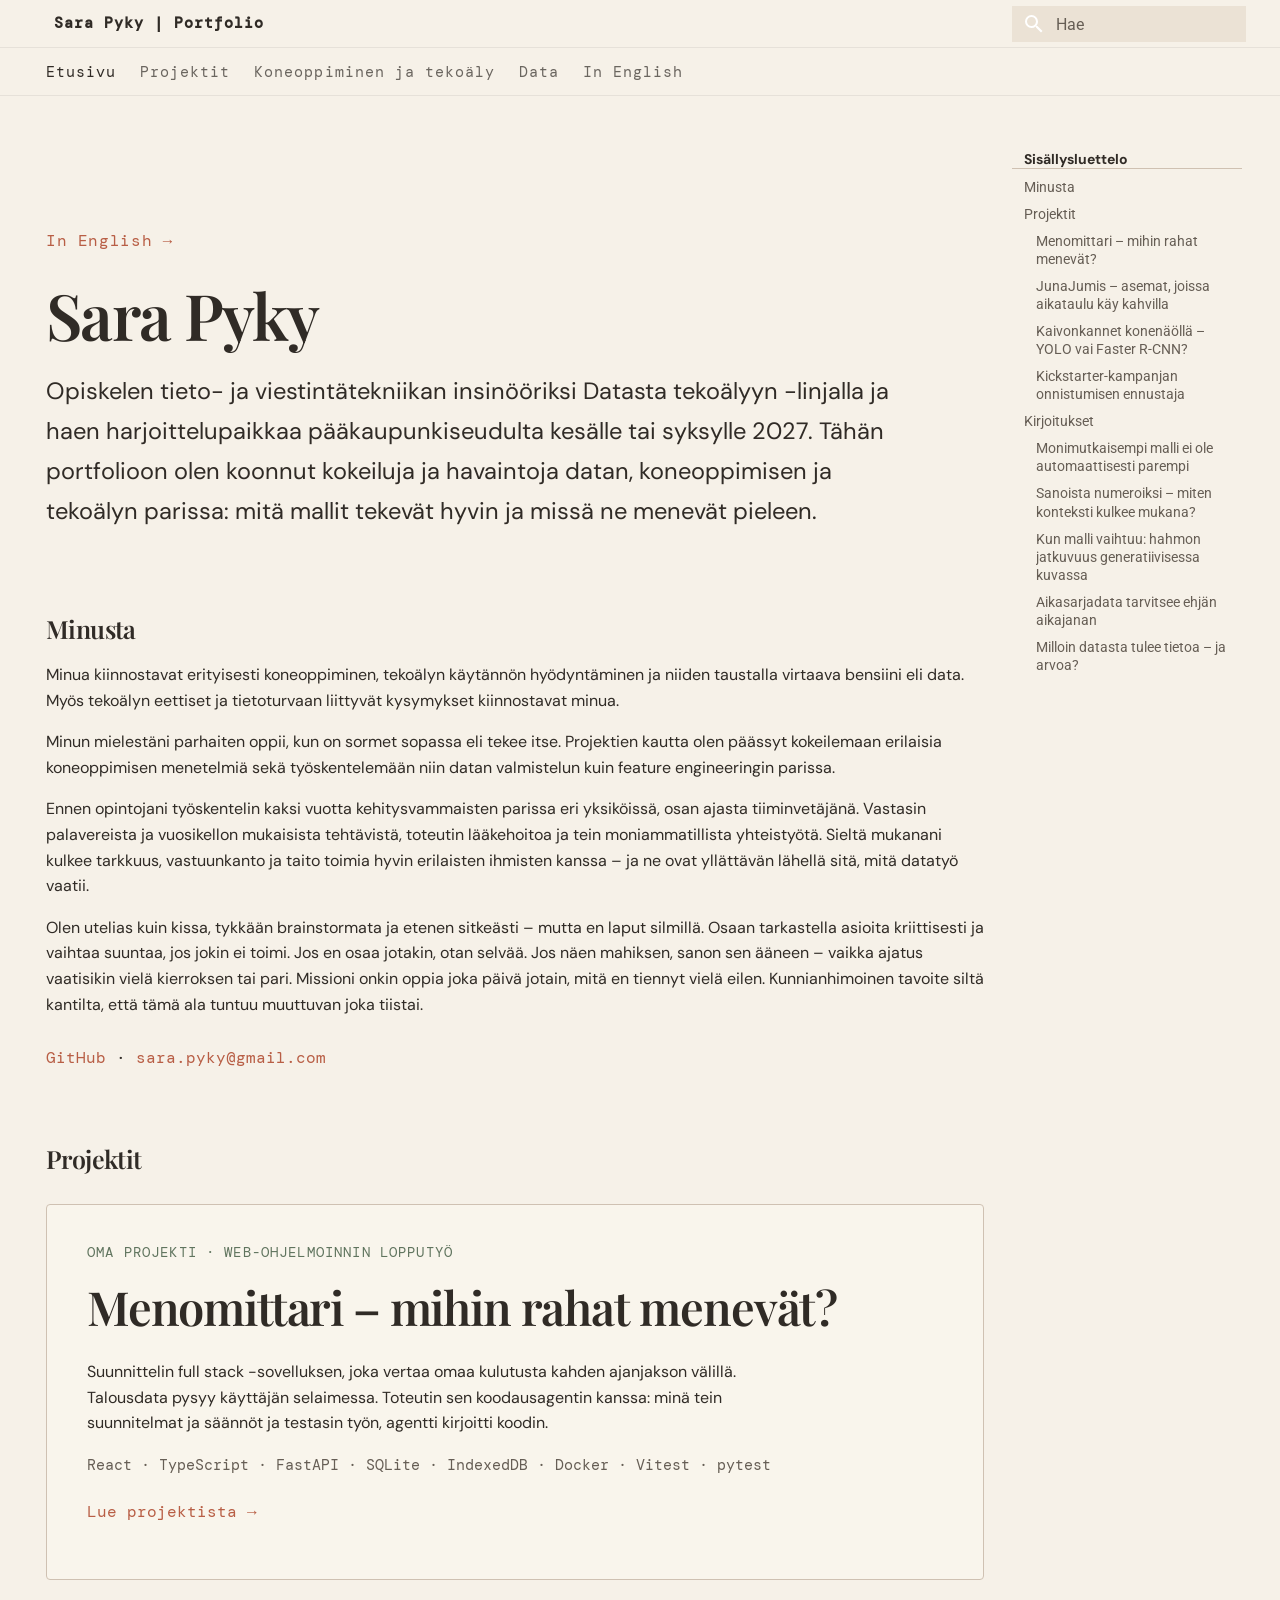
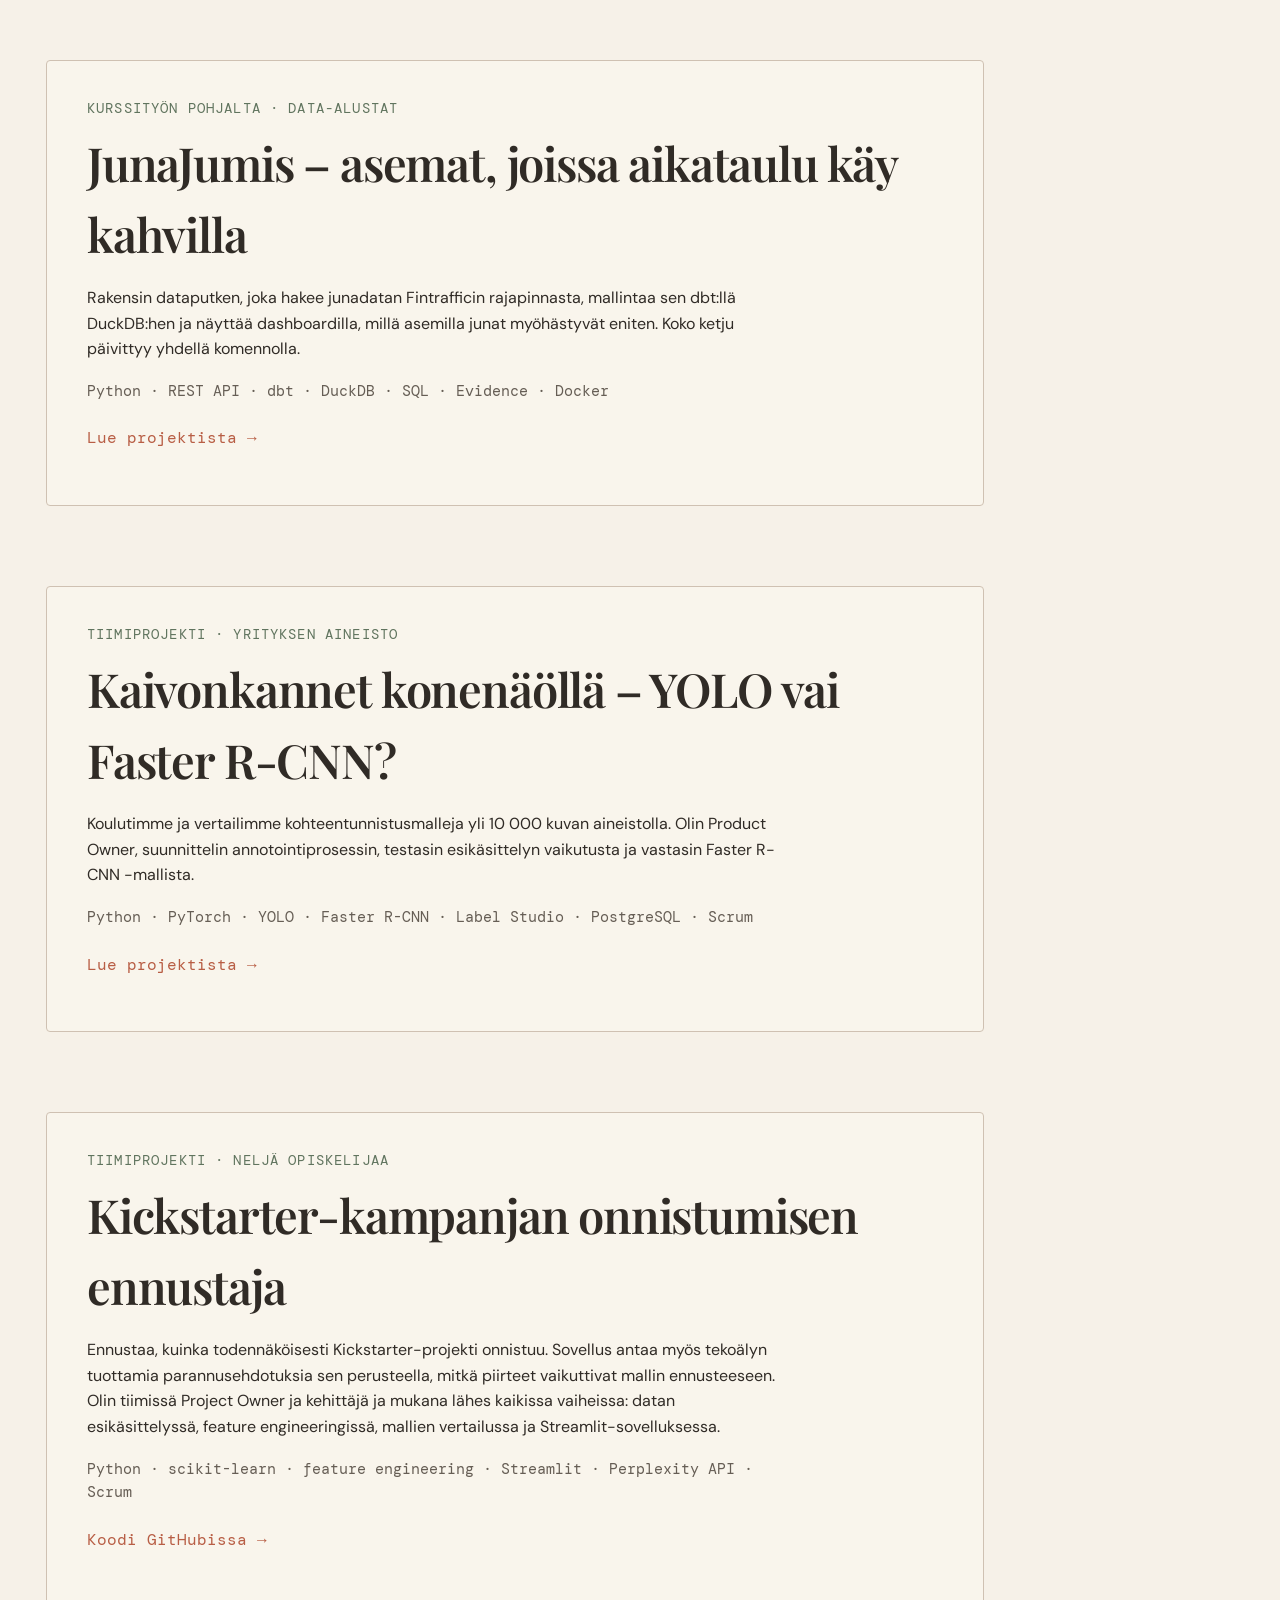
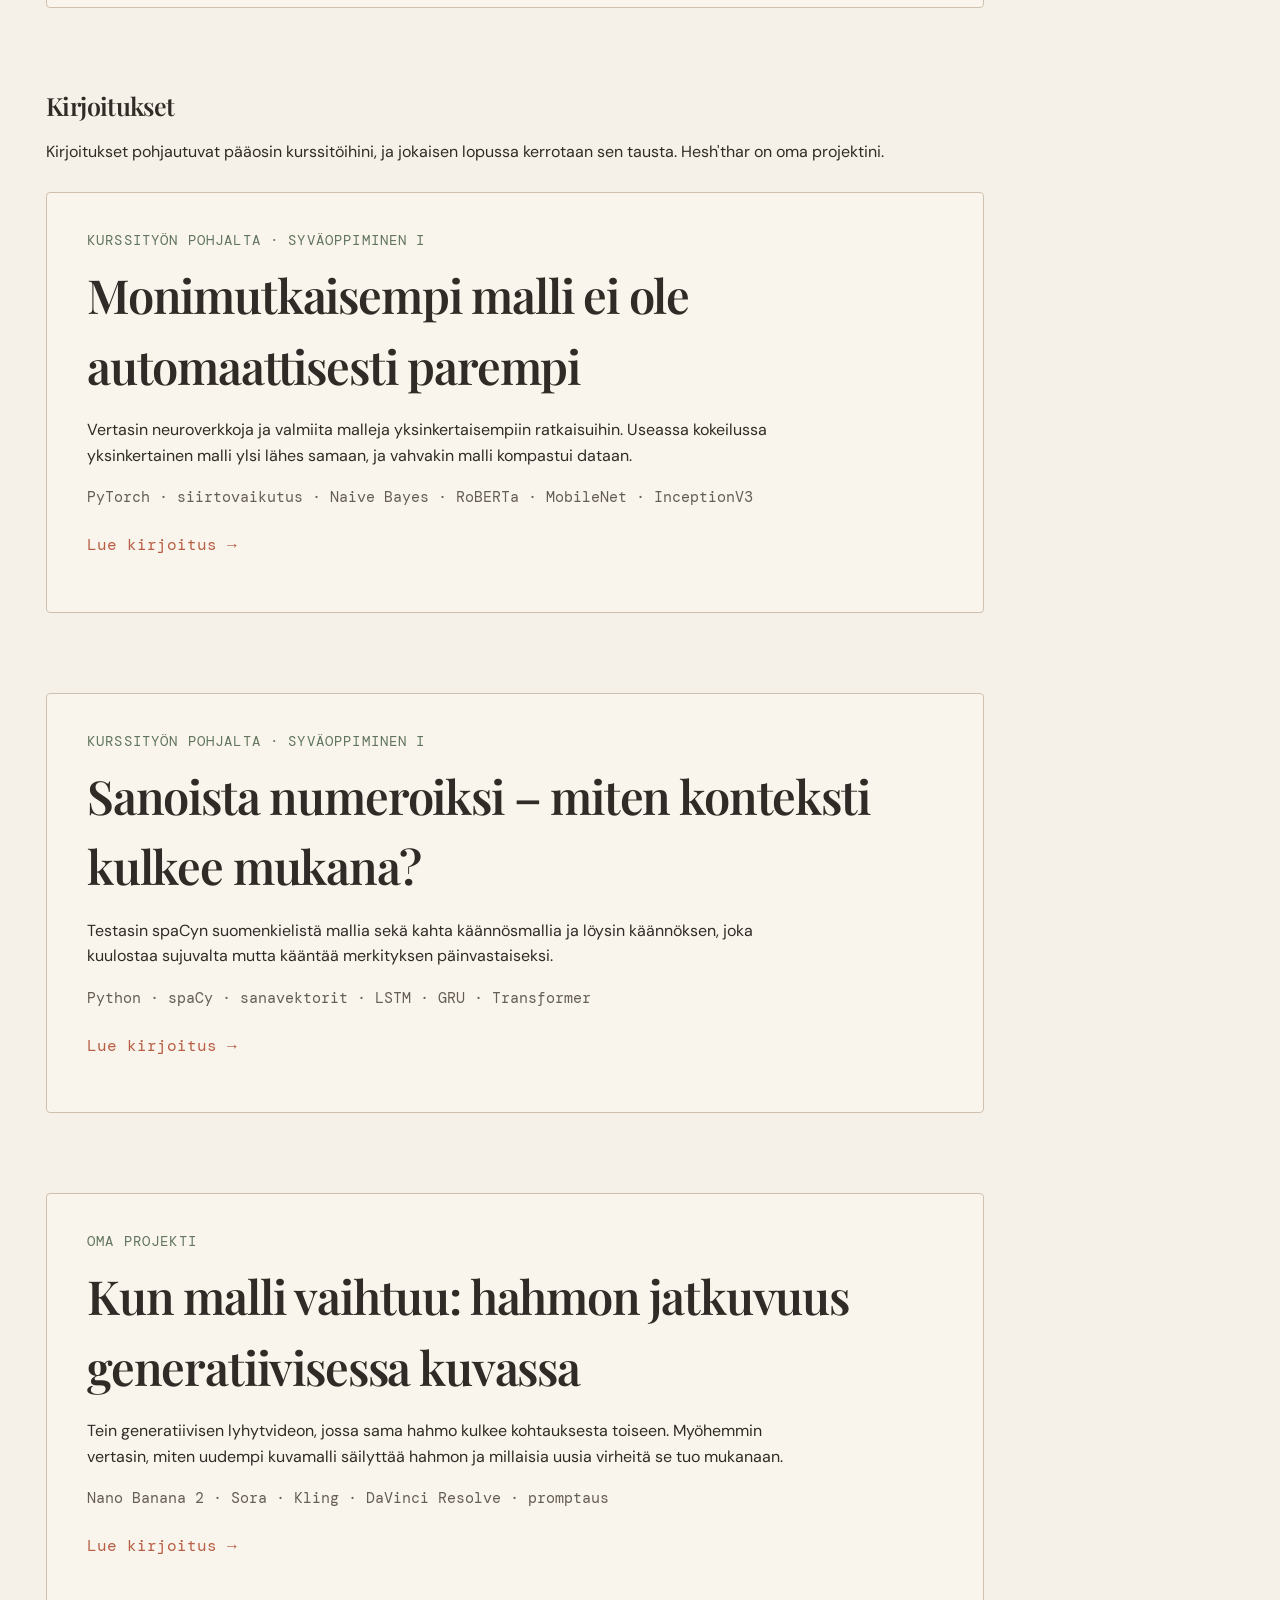
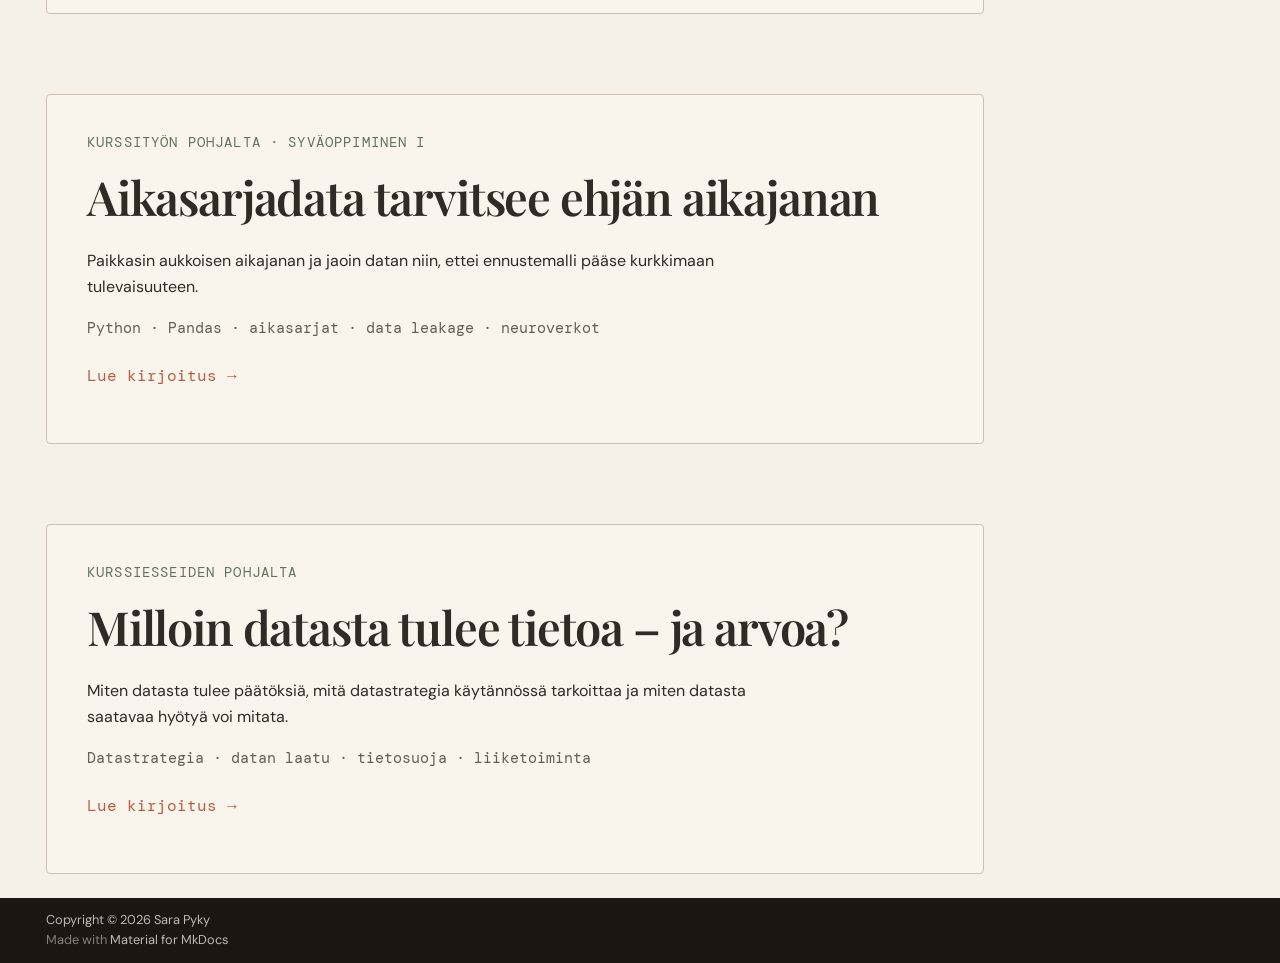
<file: index.html>
<!doctype html>
<html lang="fi" class="no-js">
  <head>
    
      <meta charset="utf-8">
      <meta name="viewport" content="width=device-width,initial-scale=1">
      
        <meta name="description" content="Datasta tekoälyyn -opiskelijan kokeiluja ja kirjoituksia datasta, koneoppimisesta ja tekoälystä">
      
      
      
        <link rel="canonical" href="https://tuuturulla.github.io/">
      
      
      
        <link rel="next" href="projektit/menomittari/">
      
      
        
      
      
      <link rel="icon" href="assets/images/favicon.png">
      <meta name="generator" content="mkdocs-1.6.1, mkdocs-material-9.8.2">
    
    
      
        <title>Sara Pyky | Portfolio</title>
      
    
    
      <link rel="stylesheet" href="assets/stylesheets/main.57a0d79d.min.css">
      
        
        <link rel="stylesheet" href="assets/stylesheets/palette.fb2fffe2.min.css">
      
      


    
    
      
    
    
      
        
        
        <link rel="preconnect" href="https://fonts.gstatic.com" crossorigin>
        <link rel="stylesheet" href="https://fonts.googleapis.com/css?family=Roboto:300,300i,400,400i,700,700i%7CRoboto+Mono:400,400i,700,700i&display=fallback">
        <style>:root{--md-text-font:"Roboto";--md-code-font:"Roboto Mono"}</style>
      
    
    
      <link rel="stylesheet" href="stylesheets/extra.css">
    
    <script>__md_scope=new URL(".",location),__md_hash=e=>[...e].reduce(((e,_)=>(e<<5)-e+_.charCodeAt(0)),0),__md_get=(e,_=localStorage,t=__md_scope)=>JSON.parse(_.getItem(t.pathname+"."+e)),__md_set=(e,_,t=localStorage,a=__md_scope)=>{try{t.setItem(a.pathname+"."+e,JSON.stringify(_))}catch(e){}}</script>
    
      

    
    
  </head>
  
  
    
    
      
    
    
    
    
    <body dir="ltr" data-md-color-scheme="portfolio" data-md-color-primary="custom" data-md-color-accent="custom">
  
    
    <input class="md-toggle" data-md-toggle="drawer" type="checkbox" id="__drawer" autocomplete="off">
    <input class="md-toggle" data-md-toggle="search" type="checkbox" id="__search" autocomplete="off">
    <label class="md-overlay" for="__drawer"></label>
    <div data-md-component="skip">
      
        
        <a href="#sara-pyky" class="md-skip">
          Hyppää sisältöön
        </a>
      
    </div>
    <div data-md-component="announce">
      
    </div>
    
    
      

<header class="md-header" data-md-component="header">
  <nav class="md-header__inner md-grid" aria-label="Ylätunniste">
    <a href="." title="Sara Pyky | Portfolio" class="md-header__button md-logo" aria-label="Sara Pyky | Portfolio" data-md-component="logo">
      
  
  <svg xmlns="http://www.w3.org/2000/svg" viewBox="0 0 24 24"><path d="M12 8a3 3 0 0 0 3-3 3 3 0 0 0-3-3 3 3 0 0 0-3 3 3 3 0 0 0 3 3m0 3.54C9.64 9.35 6.5 8 3 8v11c3.5 0 6.64 1.35 9 3.54 2.36-2.19 5.5-3.54 9-3.54V8c-3.5 0-6.64 1.35-9 3.54"/></svg>

    </a>
    <label class="md-header__button md-icon" for="__drawer">
      
      <svg xmlns="http://www.w3.org/2000/svg" viewBox="0 0 24 24"><path d="M3 6h18v2H3zm0 5h18v2H3zm0 5h18v2H3z"/></svg>
    </label>
    <div class="md-header__title" data-md-component="header-title">
      <div class="md-header__ellipsis">
        <div class="md-header__topic">
          <span class="md-ellipsis">
            Sara Pyky | Portfolio
          </span>
        </div>
        <div class="md-header__topic" data-md-component="header-topic">
          <span class="md-ellipsis">
            
              Etusivu
            
          </span>
        </div>
      </div>
    </div>
    
      
        <form class="md-header__option" data-md-component="palette">
  
    
    
    
    <input class="md-option" data-md-color-media="(prefers-color-scheme: light)" data-md-color-scheme="portfolio" data-md-color-primary="custom" data-md-color-accent="custom"  aria-hidden="true"  type="radio" name="__palette" id="__palette_0">
    
  
    
    
    
    <input class="md-option" data-md-color-media="(prefers-color-scheme: dark)" data-md-color-scheme="slate" data-md-color-primary="custom" data-md-color-accent="custom"  aria-hidden="true"  type="radio" name="__palette" id="__palette_1">
    
  
</form>
      
    
    
      <script>var palette=__md_get("__palette");if(palette&&palette.color){if("(prefers-color-scheme)"===palette.color.media){var media=matchMedia("(prefers-color-scheme: light)"),input=document.querySelector(media.matches?"[data-md-color-media='(prefers-color-scheme: light)']":"[data-md-color-media='(prefers-color-scheme: dark)']");palette.color.media=input.getAttribute("data-md-color-media"),palette.color.scheme=input.getAttribute("data-md-color-scheme"),palette.color.primary=input.getAttribute("data-md-color-primary"),palette.color.accent=input.getAttribute("data-md-color-accent")}for(var[key,value]of Object.entries(palette.color))document.body.setAttribute("data-md-color-"+key,value)}</script>
    
    
    
      
      
        <label class="md-header__button md-icon" for="__search">
          
          <svg xmlns="http://www.w3.org/2000/svg" viewBox="0 0 24 24"><path d="M9.5 3A6.5 6.5 0 0 1 16 9.5c0 1.61-.59 3.09-1.56 4.23l.27.27h.79l5 5-1.5 1.5-5-5v-.79l-.27-.27A6.52 6.52 0 0 1 9.5 16 6.5 6.5 0 0 1 3 9.5 6.5 6.5 0 0 1 9.5 3m0 2C7 5 5 7 5 9.5S7 14 9.5 14 14 12 14 9.5 12 5 9.5 5"/></svg>
        </label>
        <div class="md-search" data-md-component="search" role="dialog">
  <label class="md-search__overlay" for="__search"></label>
  <div class="md-search__inner" role="search">
    <form class="md-search__form" name="search">
      <input type="text" class="md-search__input" name="query" aria-label="Hae" placeholder="Hae" autocapitalize="off" autocorrect="off" autocomplete="off" spellcheck="false" data-md-component="search-query" required>
      <label class="md-search__icon md-icon" for="__search">
        
        <svg xmlns="http://www.w3.org/2000/svg" viewBox="0 0 24 24"><path d="M9.5 3A6.5 6.5 0 0 1 16 9.5c0 1.61-.59 3.09-1.56 4.23l.27.27h.79l5 5-1.5 1.5-5-5v-.79l-.27-.27A6.52 6.52 0 0 1 9.5 16 6.5 6.5 0 0 1 3 9.5 6.5 6.5 0 0 1 9.5 3m0 2C7 5 5 7 5 9.5S7 14 9.5 14 14 12 14 9.5 12 5 9.5 5"/></svg>
        
        <svg xmlns="http://www.w3.org/2000/svg" viewBox="0 0 24 24"><path d="M20 11v2H8l5.5 5.5-1.42 1.42L4.16 12l7.92-7.92L13.5 5.5 8 11z"/></svg>
      </label>
      <nav class="md-search__options" aria-label="Haku">
        
        <button type="reset" class="md-search__icon md-icon" title="Tyhjää" aria-label="Tyhjää" tabindex="-1">
          
          <svg xmlns="http://www.w3.org/2000/svg" viewBox="0 0 24 24"><path d="M19 6.41 17.59 5 12 10.59 6.41 5 5 6.41 10.59 12 5 17.59 6.41 19 12 13.41 17.59 19 19 17.59 13.41 12z"/></svg>
        </button>
      </nav>
      
    </form>
    <div class="md-search__output">
      <div class="md-search__scrollwrap" tabindex="0" data-md-scrollfix>
        <div class="md-search-result" data-md-component="search-result">
          <div class="md-search-result__meta">
            Aloitetaan hakua
          </div>
          <ol class="md-search-result__list" role="presentation"></ol>
        </div>
      </div>
    </div>
  </div>
</div>
      
    
    
  </nav>
  
</header>
    
    <div class="md-container" data-md-component="container">
      
      
        
          
            
<nav class="md-tabs" aria-label="Välilehdet" data-md-component="tabs">
  <div class="md-grid">
    <ul class="md-tabs__list">
      
        
  
  
  
    
  
  
    <li class="md-tabs__item md-tabs__item--active">
      <a href="." class="md-tabs__link">
        
  
  
    
  
  Etusivu

      </a>
    </li>
  

      
        
  
  
  
  
    
    
      <li class="md-tabs__item">
        <a href="projektit/menomittari/" class="md-tabs__link">
          
  
  
  Projektit

        </a>
      </li>
    
  

      
        
  
  
  
  
    
    
      <li class="md-tabs__item">
        <a href="kirjoitukset/monimutkaisempi-malli/" class="md-tabs__link">
          
  
  
  Koneoppiminen ja tekoäly

        </a>
      </li>
    
  

      
        
  
  
  
  
    
    
      <li class="md-tabs__item">
        <a href="kirjoitukset/aikasarjojen-aikajarjestys/" class="md-tabs__link">
          
  
  
  Data

        </a>
      </li>
    
  

      
        
  
  
  
  
    <li class="md-tabs__item">
      <a href="en/" class="md-tabs__link">
        
  
  
    
  
  In English

      </a>
    </li>
  

      
    </ul>
  </div>
</nav>
          
        
      
      <main class="md-main" data-md-component="main">
        <div class="md-main__inner md-grid">
          
            
              
                
              
              <div class="md-sidebar md-sidebar--primary" data-md-component="sidebar" data-md-type="navigation" hidden>
                <div class="md-sidebar__scrollwrap">
                  <div class="md-sidebar__inner">
                    


  


<nav class="md-nav md-nav--primary md-nav--lifted" aria-label="Navigaatio" data-md-level="0">
  <label class="md-nav__title" for="__drawer">
    <a href="." title="Sara Pyky | Portfolio" class="md-nav__button md-logo" aria-label="Sara Pyky | Portfolio" data-md-component="logo">
      
  
  <svg xmlns="http://www.w3.org/2000/svg" viewBox="0 0 24 24"><path d="M12 8a3 3 0 0 0 3-3 3 3 0 0 0-3-3 3 3 0 0 0-3 3 3 3 0 0 0 3 3m0 3.54C9.64 9.35 6.5 8 3 8v11c3.5 0 6.64 1.35 9 3.54 2.36-2.19 5.5-3.54 9-3.54V8c-3.5 0-6.64 1.35-9 3.54"/></svg>

    </a>
    Sara Pyky | Portfolio
  </label>
  
  <ul class="md-nav__list" data-md-scrollfix>
    
      
      
  
  
    
  
  
  
    <li class="md-nav__item md-nav__item--active">
      
      <input class="md-nav__toggle md-toggle" type="checkbox" id="__toc">
      
      
        
      
      
        <label class="md-nav__link md-nav__link--active" for="__toc">
          
  
  
  <span class="md-ellipsis">
    
  
    Etusivu
  

    
  </span>
  
  

          <span class="md-nav__icon md-icon"></span>
        </label>
      
      <a href="." class="md-nav__link md-nav__link--active">
        
  
  
  <span class="md-ellipsis">
    
  
    Etusivu
  

    
  </span>
  
  

      </a>
      
        

<nav class="md-nav md-nav--secondary" aria-label="Sisällysluettelo">
  
  
  
    
  
  
    <label class="md-nav__title" for="__toc">
      <span class="md-nav__icon md-icon"></span>
      Sisällysluettelo
    </label>
    <ul class="md-nav__list" data-md-component="toc" data-md-scrollfix>
      
        <li class="md-nav__item">
  <a href="#minusta" class="md-nav__link">
    <span class="md-ellipsis">
      
        Minusta
      
    </span>
  </a>
  
</li>
      
        <li class="md-nav__item">
  <a href="#projektit" class="md-nav__link">
    <span class="md-ellipsis">
      
        Projektit
      
    </span>
  </a>
  
    <nav class="md-nav" aria-label="Projektit">
      <ul class="md-nav__list">
        
          <li class="md-nav__item">
  <a href="#menomittari-mihin-rahat-menevat" class="md-nav__link">
    <span class="md-ellipsis">
      
        Menomittari – mihin rahat menevät?
      
    </span>
  </a>
  
</li>
        
          <li class="md-nav__item">
  <a href="#junajumis-asemat-joissa-aikataulu-kay-kahvilla" class="md-nav__link">
    <span class="md-ellipsis">
      
        JunaJumis – asemat, joissa aikataulu käy kahvilla
      
    </span>
  </a>
  
</li>
        
          <li class="md-nav__item">
  <a href="#kaivonkannet-konenaolla-yolo-vai-faster-r-cnn" class="md-nav__link">
    <span class="md-ellipsis">
      
        Kaivonkannet konenäöllä – YOLO vai Faster R-CNN?
      
    </span>
  </a>
  
</li>
        
          <li class="md-nav__item">
  <a href="#kickstarter-kampanjan-onnistumisen-ennustaja" class="md-nav__link">
    <span class="md-ellipsis">
      
        Kickstarter-kampanjan onnistumisen ennustaja
      
    </span>
  </a>
  
</li>
        
      </ul>
    </nav>
  
</li>
      
        <li class="md-nav__item">
  <a href="#kirjoitukset" class="md-nav__link">
    <span class="md-ellipsis">
      
        Kirjoitukset
      
    </span>
  </a>
  
    <nav class="md-nav" aria-label="Kirjoitukset">
      <ul class="md-nav__list">
        
          <li class="md-nav__item">
  <a href="#monimutkaisempi-malli-ei-ole-automaattisesti-parempi" class="md-nav__link">
    <span class="md-ellipsis">
      
        Monimutkaisempi malli ei ole automaattisesti parempi
      
    </span>
  </a>
  
</li>
        
          <li class="md-nav__item">
  <a href="#sanoista-numeroiksi-miten-konteksti-kulkee-mukana" class="md-nav__link">
    <span class="md-ellipsis">
      
        Sanoista numeroiksi – miten konteksti kulkee mukana?
      
    </span>
  </a>
  
</li>
        
          <li class="md-nav__item">
  <a href="#kun-malli-vaihtuu-hahmon-jatkuvuus-generatiivisessa-kuvassa" class="md-nav__link">
    <span class="md-ellipsis">
      
        Kun malli vaihtuu: hahmon jatkuvuus generatiivisessa kuvassa
      
    </span>
  </a>
  
</li>
        
          <li class="md-nav__item">
  <a href="#aikasarjadata-tarvitsee-ehjan-aikajanan" class="md-nav__link">
    <span class="md-ellipsis">
      
        Aikasarjadata tarvitsee ehjän aikajanan
      
    </span>
  </a>
  
</li>
        
          <li class="md-nav__item">
  <a href="#milloin-datasta-tulee-tietoa-ja-arvoa" class="md-nav__link">
    <span class="md-ellipsis">
      
        Milloin datasta tulee tietoa – ja arvoa?
      
    </span>
  </a>
  
</li>
        
      </ul>
    </nav>
  
</li>
      
    </ul>
  
</nav>
      
    </li>
  

    
      
      
  
  
  
  
    
    
    
    
      
      
    
    
    <li class="md-nav__item md-nav__item--nested">
      
        
        
        <input class="md-nav__toggle md-toggle " type="checkbox" id="__nav_2" >
        
          
          <label class="md-nav__link" for="__nav_2" id="__nav_2_label" tabindex="0">
            
  
  
  <span class="md-ellipsis">
    
  
    Projektit
  

    
  </span>
  
  

            <span class="md-nav__icon md-icon"></span>
          </label>
        
        <nav class="md-nav" data-md-level="1" aria-labelledby="__nav_2_label" aria-expanded="false">
          <label class="md-nav__title" for="__nav_2">
            <span class="md-nav__icon md-icon"></span>
            
  
    Projektit
  

          </label>
          <ul class="md-nav__list" data-md-scrollfix>
            
              
                
  
  
  
  
    <li class="md-nav__item">
      <a href="projektit/menomittari/" class="md-nav__link">
        
  
  
  <span class="md-ellipsis">
    
  
    Menomittari – mihin rahat menevät?
  

    
  </span>
  
  

      </a>
    </li>
  

              
            
              
                
  
  
  
  
    <li class="md-nav__item">
      <a href="projektit/junajumis/" class="md-nav__link">
        
  
  
  <span class="md-ellipsis">
    
  
    JunaJumis – asemat, joissa aikataulu käy kahvilla
  

    
  </span>
  
  

      </a>
    </li>
  

              
            
              
                
  
  
  
  
    <li class="md-nav__item">
      <a href="projektit/kaivonkannet/" class="md-nav__link">
        
  
  
  <span class="md-ellipsis">
    
  
    Kaivonkannet konenäöllä
  

    
  </span>
  
  

      </a>
    </li>
  

              
            
          </ul>
        </nav>
      
    </li>
  

    
      
      
  
  
  
  
    
    
    
    
      
      
    
    
    <li class="md-nav__item md-nav__item--nested">
      
        
        
        <input class="md-nav__toggle md-toggle " type="checkbox" id="__nav_3" >
        
          
          <label class="md-nav__link" for="__nav_3" id="__nav_3_label" tabindex="0">
            
  
  
  <span class="md-ellipsis">
    
  
    Koneoppiminen ja tekoäly
  

    
  </span>
  
  

            <span class="md-nav__icon md-icon"></span>
          </label>
        
        <nav class="md-nav" data-md-level="1" aria-labelledby="__nav_3_label" aria-expanded="false">
          <label class="md-nav__title" for="__nav_3">
            <span class="md-nav__icon md-icon"></span>
            
  
    Koneoppiminen ja tekoäly
  

          </label>
          <ul class="md-nav__list" data-md-scrollfix>
            
              
                
  
  
  
  
    <li class="md-nav__item">
      <a href="kirjoitukset/monimutkaisempi-malli/" class="md-nav__link">
        
  
  
  <span class="md-ellipsis">
    
  
    Monimutkaisempi malli ei ole automaattisesti parempi
  

    
  </span>
  
  

      </a>
    </li>
  

              
            
              
                
  
  
  
  
    <li class="md-nav__item">
      <a href="kirjoitukset/kieli-ja-konteksti/" class="md-nav__link">
        
  
  
  <span class="md-ellipsis">
    
  
    Sanoista numeroiksi
  

    
  </span>
  
  

      </a>
    </li>
  

              
            
              
                
  
  
  
  
    <li class="md-nav__item">
      <a href="kirjoitukset/genai-hahmon-jatkuvuus/" class="md-nav__link">
        
  
  
  <span class="md-ellipsis">
    
  
    Kun malli vaihtuu: hahmon jatkuvuus generatiivisessa kuvassa
  

    
  </span>
  
  

      </a>
    </li>
  

              
            
          </ul>
        </nav>
      
    </li>
  

    
      
      
  
  
  
  
    
    
    
    
      
      
    
    
    <li class="md-nav__item md-nav__item--nested">
      
        
        
        <input class="md-nav__toggle md-toggle " type="checkbox" id="__nav_4" >
        
          
          <label class="md-nav__link" for="__nav_4" id="__nav_4_label" tabindex="0">
            
  
  
  <span class="md-ellipsis">
    
  
    Data
  

    
  </span>
  
  

            <span class="md-nav__icon md-icon"></span>
          </label>
        
        <nav class="md-nav" data-md-level="1" aria-labelledby="__nav_4_label" aria-expanded="false">
          <label class="md-nav__title" for="__nav_4">
            <span class="md-nav__icon md-icon"></span>
            
  
    Data
  

          </label>
          <ul class="md-nav__list" data-md-scrollfix>
            
              
                
  
  
  
  
    <li class="md-nav__item">
      <a href="kirjoitukset/aikasarjojen-aikajarjestys/" class="md-nav__link">
        
  
  
  <span class="md-ellipsis">
    
  
    Aikasarjadata tarvitsee ehjän aikajanan
  

    
  </span>
  
  

      </a>
    </li>
  

              
            
              
                
  
  
  
  
    <li class="md-nav__item">
      <a href="kirjoitukset/datasta-tietoa-ja-arvoa/" class="md-nav__link">
        
  
  
  <span class="md-ellipsis">
    
  
    Milloin datasta tulee tietoa – ja arvoa?
  

    
  </span>
  
  

      </a>
    </li>
  

              
            
          </ul>
        </nav>
      
    </li>
  

    
      
      
  
  
  
  
    <li class="md-nav__item">
      <a href="en/" class="md-nav__link">
        
  
  
  <span class="md-ellipsis">
    
  
    In English
  

    
  </span>
  
  

      </a>
    </li>
  

    
  </ul>
</nav>
                  </div>
                </div>
              </div>
            
            
              
                
              
              <div class="md-sidebar md-sidebar--secondary" data-md-component="sidebar" data-md-type="toc" >
                <div class="md-sidebar__scrollwrap">
                  <div class="md-sidebar__inner">
                    

<nav class="md-nav md-nav--secondary" aria-label="Sisällysluettelo">
  
  
  
    
  
  
    <label class="md-nav__title" for="__toc">
      <span class="md-nav__icon md-icon"></span>
      Sisällysluettelo
    </label>
    <ul class="md-nav__list" data-md-component="toc" data-md-scrollfix>
      
        <li class="md-nav__item">
  <a href="#minusta" class="md-nav__link">
    <span class="md-ellipsis">
      
        Minusta
      
    </span>
  </a>
  
</li>
      
        <li class="md-nav__item">
  <a href="#projektit" class="md-nav__link">
    <span class="md-ellipsis">
      
        Projektit
      
    </span>
  </a>
  
    <nav class="md-nav" aria-label="Projektit">
      <ul class="md-nav__list">
        
          <li class="md-nav__item">
  <a href="#menomittari-mihin-rahat-menevat" class="md-nav__link">
    <span class="md-ellipsis">
      
        Menomittari – mihin rahat menevät?
      
    </span>
  </a>
  
</li>
        
          <li class="md-nav__item">
  <a href="#junajumis-asemat-joissa-aikataulu-kay-kahvilla" class="md-nav__link">
    <span class="md-ellipsis">
      
        JunaJumis – asemat, joissa aikataulu käy kahvilla
      
    </span>
  </a>
  
</li>
        
          <li class="md-nav__item">
  <a href="#kaivonkannet-konenaolla-yolo-vai-faster-r-cnn" class="md-nav__link">
    <span class="md-ellipsis">
      
        Kaivonkannet konenäöllä – YOLO vai Faster R-CNN?
      
    </span>
  </a>
  
</li>
        
          <li class="md-nav__item">
  <a href="#kickstarter-kampanjan-onnistumisen-ennustaja" class="md-nav__link">
    <span class="md-ellipsis">
      
        Kickstarter-kampanjan onnistumisen ennustaja
      
    </span>
  </a>
  
</li>
        
      </ul>
    </nav>
  
</li>
      
        <li class="md-nav__item">
  <a href="#kirjoitukset" class="md-nav__link">
    <span class="md-ellipsis">
      
        Kirjoitukset
      
    </span>
  </a>
  
    <nav class="md-nav" aria-label="Kirjoitukset">
      <ul class="md-nav__list">
        
          <li class="md-nav__item">
  <a href="#monimutkaisempi-malli-ei-ole-automaattisesti-parempi" class="md-nav__link">
    <span class="md-ellipsis">
      
        Monimutkaisempi malli ei ole automaattisesti parempi
      
    </span>
  </a>
  
</li>
        
          <li class="md-nav__item">
  <a href="#sanoista-numeroiksi-miten-konteksti-kulkee-mukana" class="md-nav__link">
    <span class="md-ellipsis">
      
        Sanoista numeroiksi – miten konteksti kulkee mukana?
      
    </span>
  </a>
  
</li>
        
          <li class="md-nav__item">
  <a href="#kun-malli-vaihtuu-hahmon-jatkuvuus-generatiivisessa-kuvassa" class="md-nav__link">
    <span class="md-ellipsis">
      
        Kun malli vaihtuu: hahmon jatkuvuus generatiivisessa kuvassa
      
    </span>
  </a>
  
</li>
        
          <li class="md-nav__item">
  <a href="#aikasarjadata-tarvitsee-ehjan-aikajanan" class="md-nav__link">
    <span class="md-ellipsis">
      
        Aikasarjadata tarvitsee ehjän aikajanan
      
    </span>
  </a>
  
</li>
        
          <li class="md-nav__item">
  <a href="#milloin-datasta-tulee-tietoa-ja-arvoa" class="md-nav__link">
    <span class="md-ellipsis">
      
        Milloin datasta tulee tietoa – ja arvoa?
      
    </span>
  </a>
  
</li>
        
      </ul>
    </nav>
  
</li>
      
    </ul>
  
</nav>
                  </div>
                </div>
              </div>
            
          
          
            <div class="md-content" data-md-component="content">
              
              <article class="md-content__inner md-typeset">
                
                  
  




<div class="hero">
<p><a class="lang-switch" href="en/">In English →</a></p>
<h1 id="sara-pyky">Sara Pyky</h1>
<p>Opiskelen tieto- ja viestintätekniikan insinööriksi Datasta tekoälyyn -linjalla ja haen harjoittelupaikkaa pääkaupunkiseudulta kesälle tai syksylle 2027. Tähän portfolioon olen koonnut kokeiluja ja havaintoja datan, koneoppimisen ja tekoälyn parissa: mitä mallit tekevät hyvin ja missä ne menevät pieleen.</p>
</div>
<h2 id="minusta">Minusta</h2>
<p>Minua kiinnostavat erityisesti koneoppiminen, tekoälyn käytännön hyödyntäminen ja niiden taustalla virtaava bensiini eli data. Myös tekoälyn eettiset ja tietoturvaan liittyvät kysymykset kiinnostavat minua.</p>
<p>Minun mielestäni parhaiten oppii, kun on sormet sopassa eli tekee itse. Projektien kautta olen päässyt kokeilemaan erilaisia koneoppimisen menetelmiä sekä työskentelemään niin datan valmistelun kuin feature engineeringin parissa.</p>
<p>Ennen opintojani työskentelin kaksi vuotta kehitysvammaisten parissa eri yksiköissä, osan ajasta tiiminvetäjänä. Vastasin palavereista ja vuosikellon mukaisista tehtävistä, toteutin lääkehoitoa ja tein moniammatillista yhteistyötä. Sieltä mukanani kulkee tarkkuus, vastuunkanto ja taito toimia hyvin erilaisten ihmisten kanssa – ja ne ovat yllättävän lähellä sitä, mitä datatyö vaatii.</p>
<p>Olen utelias kuin kissa, tykkään brainstormata ja etenen sitkeästi – mutta en laput silmillä. Osaan tarkastella asioita kriittisesti ja vaihtaa suuntaa, jos jokin ei toimi. Jos en osaa jotakin, otan selvää. Jos näen mahiksen, sanon sen ääneen – vaikka ajatus vaatisikin vielä kierroksen tai pari. Missioni onkin oppia joka päivä jotain, mitä en tiennyt vielä eilen. Kunnianhimoinen tavoite siltä kantilta, että tämä ala tuntuu muuttuvan joka tiistai.</p>
<div class="profile-links">
<p><a href="https://github.com/tuuturulla">GitHub</a> · <a href="mailto:sara.pyky@gmail.com">sara.pyky@gmail.com</a></p>
</div>
<h2 id="projektit">Projektit</h2>
<div class="article-card">
<p class="card-meta">Oma projekti · Web-ohjelmoinnin lopputyö</p>
<h3 id="menomittari-mihin-rahat-menevat">Menomittari – mihin rahat menevät?</h3>
<p>Suunnittelin full stack -sovelluksen, joka vertaa omaa kulutusta kahden ajanjakson välillä. Talousdata pysyy käyttäjän selaimessa. Toteutin sen koodausagentin kanssa: minä tein suunnitelmat ja säännöt ja testasin työn, agentti kirjoitti koodin.</p>
<p class="card-tags">React · TypeScript · FastAPI · SQLite · IndexedDB · Docker · Vitest · pytest</p>
<p><a class="card-link" href="projektit/menomittari/">Lue projektista →</a></p>
</div>
<div class="article-card">
<p class="card-meta">Kurssityön pohjalta · Data-alustat</p>
<h3 id="junajumis-asemat-joissa-aikataulu-kay-kahvilla">JunaJumis – asemat, joissa aikataulu käy kahvilla</h3>
<p>Rakensin dataputken, joka hakee junadatan Fintrafficin rajapinnasta, mallintaa sen dbt:llä DuckDB:hen ja näyttää dashboardilla, millä asemilla junat myöhästyvät eniten. Koko ketju päivittyy yhdellä komennolla.</p>
<p class="card-tags">Python · REST API · dbt · DuckDB · SQL · Evidence · Docker</p>
<p><a class="card-link" href="projektit/junajumis/">Lue projektista →</a></p>
</div>
<div class="article-card">
<p class="card-meta">Tiimiprojekti · yrityksen aineisto</p>
<h3 id="kaivonkannet-konenaolla-yolo-vai-faster-r-cnn">Kaivonkannet konenäöllä – YOLO vai Faster R-CNN?</h3>
<p>Koulutimme ja vertailimme kohteentunnistusmalleja yli 10 000 kuvan aineistolla. Olin Product Owner, suunnittelin annotointiprosessin, testasin esikäsittelyn vaikutusta ja vastasin Faster R-CNN -mallista.</p>
<p class="card-tags">Python · PyTorch · YOLO · Faster R-CNN · Label Studio · PostgreSQL · Scrum</p>
<p><a class="card-link" href="projektit/kaivonkannet/">Lue projektista →</a></p>
</div>
<div class="article-card">
<p class="card-meta">Tiimiprojekti · neljä opiskelijaa</p>
<h3 id="kickstarter-kampanjan-onnistumisen-ennustaja">Kickstarter-kampanjan onnistumisen ennustaja</h3>
<p>Ennustaa, kuinka todennäköisesti Kickstarter-projekti onnistuu. Sovellus antaa myös tekoälyn tuottamia parannusehdotuksia sen perusteella, mitkä piirteet vaikuttivat mallin ennusteeseen. Olin tiimissä Project Owner ja kehittäjä ja mukana lähes kaikissa vaiheissa: datan esikäsittelyssä, feature engineeringissä, mallien vertailussa ja Streamlit-sovelluksessa.</p>
<p class="card-tags">Python · scikit-learn · feature engineering · Streamlit · Perplexity API · Scrum</p>
<p><a class="card-link" href="https://github.com/tuuturulla/ml-kickstarter-project">Koodi GitHubissa →</a></p>
</div>
<h2 id="kirjoitukset">Kirjoitukset</h2>
<p>Kirjoitukset pohjautuvat pääosin kurssitöihini, ja jokaisen lopussa kerrotaan sen tausta. Hesh'thar on oma projektini.</p>
<div class="article-card">
<p class="card-meta">Kurssityön pohjalta · Syväoppiminen I</p>
<h3 id="monimutkaisempi-malli-ei-ole-automaattisesti-parempi">Monimutkaisempi malli ei ole automaattisesti parempi</h3>
<p>Vertasin neuroverkkoja ja valmiita malleja yksinkertaisempiin ratkaisuihin. Useassa kokeilussa yksinkertainen malli ylsi lähes samaan, ja vahvakin malli kompastui dataan.</p>
<p class="card-tags">PyTorch · siirtovaikutus · Naive Bayes · RoBERTa · MobileNet · InceptionV3</p>
<p><a class="card-link" href="kirjoitukset/monimutkaisempi-malli/">Lue kirjoitus →</a></p>
</div>
<div class="article-card">
<p class="card-meta">Kurssityön pohjalta · Syväoppiminen I</p>
<h3 id="sanoista-numeroiksi-miten-konteksti-kulkee-mukana">Sanoista numeroiksi – miten konteksti kulkee mukana?</h3>
<p>Testasin spaCyn suomenkielistä mallia sekä kahta käännösmallia ja löysin käännöksen, joka kuulostaa sujuvalta mutta kääntää merkityksen päinvastaiseksi.</p>
<p class="card-tags">Python · spaCy · sanavektorit · LSTM · GRU · Transformer</p>
<p><a class="card-link" href="kirjoitukset/kieli-ja-konteksti/">Lue kirjoitus →</a></p>
</div>
<div class="article-card">
<p class="card-meta">Oma projekti</p>
<h3 id="kun-malli-vaihtuu-hahmon-jatkuvuus-generatiivisessa-kuvassa">Kun malli vaihtuu: hahmon jatkuvuus generatiivisessa kuvassa</h3>
<p>Tein generatiivisen lyhytvideon, jossa sama hahmo kulkee kohtauksesta toiseen. Myöhemmin vertasin, miten uudempi kuvamalli säilyttää hahmon ja millaisia uusia virheitä se tuo mukanaan.</p>
<p class="card-tags">Nano Banana 2 · Sora · Kling · DaVinci Resolve · promptaus</p>
<p><a class="card-link" href="kirjoitukset/genai-hahmon-jatkuvuus/">Lue kirjoitus →</a></p>
</div>
<div class="article-card">
<p class="card-meta">Kurssityön pohjalta · Syväoppiminen I</p>
<h3 id="aikasarjadata-tarvitsee-ehjan-aikajanan">Aikasarjadata tarvitsee ehjän aikajanan</h3>
<p>Paikkasin aukkoisen aikajanan ja jaoin datan niin, ettei ennustemalli pääse kurkkimaan tulevaisuuteen.</p>
<p class="card-tags">Python · Pandas · aikasarjat · data leakage · neuroverkot</p>
<p><a class="card-link" href="kirjoitukset/aikasarjojen-aikajarjestys/">Lue kirjoitus →</a></p>
</div>
<div class="article-card">
<p class="card-meta">Kurssiesseiden pohjalta</p>
<h3 id="milloin-datasta-tulee-tietoa-ja-arvoa">Milloin datasta tulee tietoa – ja arvoa?</h3>
<p>Miten datasta tulee päätöksiä, mitä datastrategia käytännössä tarkoittaa ja miten datasta saatavaa hyötyä voi mitata.</p>
<p class="card-tags">Datastrategia · datan laatu · tietosuoja · liiketoiminta</p>
<p><a class="card-link" href="kirjoitukset/datasta-tietoa-ja-arvoa/">Lue kirjoitus →</a></p>
</div>







  
  




  



                
              </article>
            </div>
          
          
<script>var target=document.getElementById(location.hash.slice(1));target&&target.name&&(target.checked=target.name.startsWith("__tabbed_"))</script>
        </div>
        
          <button type="button" class="md-top md-icon" data-md-component="top" hidden>
  
  <svg xmlns="http://www.w3.org/2000/svg" viewBox="0 0 24 24"><path d="M13 20h-2V8l-5.5 5.5-1.42-1.42L12 4.16l7.92 7.92-1.42 1.42L13 8z"/></svg>
  Takaisin ylös
</button>
        
      </main>
      
        <footer class="md-footer">
  
  <div class="md-footer-meta md-typeset">
    <div class="md-footer-meta__inner md-grid">
      <div class="md-copyright">
  
    <div class="md-copyright__highlight">
      Copyright &copy; 2026 Sara Pyky
    </div>
  
  
    Made with
    <a href="https://squidfunk.github.io/mkdocs-material/" target="_blank" rel="noopener">
      Material for MkDocs
    </a>
  
</div>
      
    </div>
  </div>
</footer>
      
    </div>
    <div class="md-dialog" data-md-component="dialog">
      <div class="md-dialog__inner md-typeset"></div>
    </div>
    
    
    
      
      
      <script id="__config" type="application/json">{"annotate": null, "base": ".", "features": ["navigation.tabs", "navigation.top", "content.code.copy"], "search": "assets/javascripts/workers/search.a7633da7.min.js", "tags": null, "translations": {"clipboard.copied": "Kopioitu leikep\u00f6yd\u00e4lle", "clipboard.copy": "Kopioi leikep\u00f6yd\u00e4lle", "search.result.more.one": "1 lis\u00e4\u00e4 t\u00e4ll\u00e4 sivulla", "search.result.more.other": "# lis\u00e4\u00e4 t\u00e4ll\u00e4 sivulla", "search.result.none": "Ei t\u00e4sm\u00e4\u00e4vi\u00e4 dokumentteja", "search.result.one": "1 t\u00e4sm\u00e4\u00e4v\u00e4 dokumentti", "search.result.other": "# t\u00e4sm\u00e4\u00e4v\u00e4\u00e4 dokumenttia", "search.result.placeholder": "Kirjoita aloittaaksesi haun", "search.result.term.missing": "Puuttuu", "select.version": "Valitse versio"}, "version": null}</script>
    
    
      <script src="assets/javascripts/bundle.a5f9d56c.min.js"></script>
      
    
  </body>
</html>
</file>
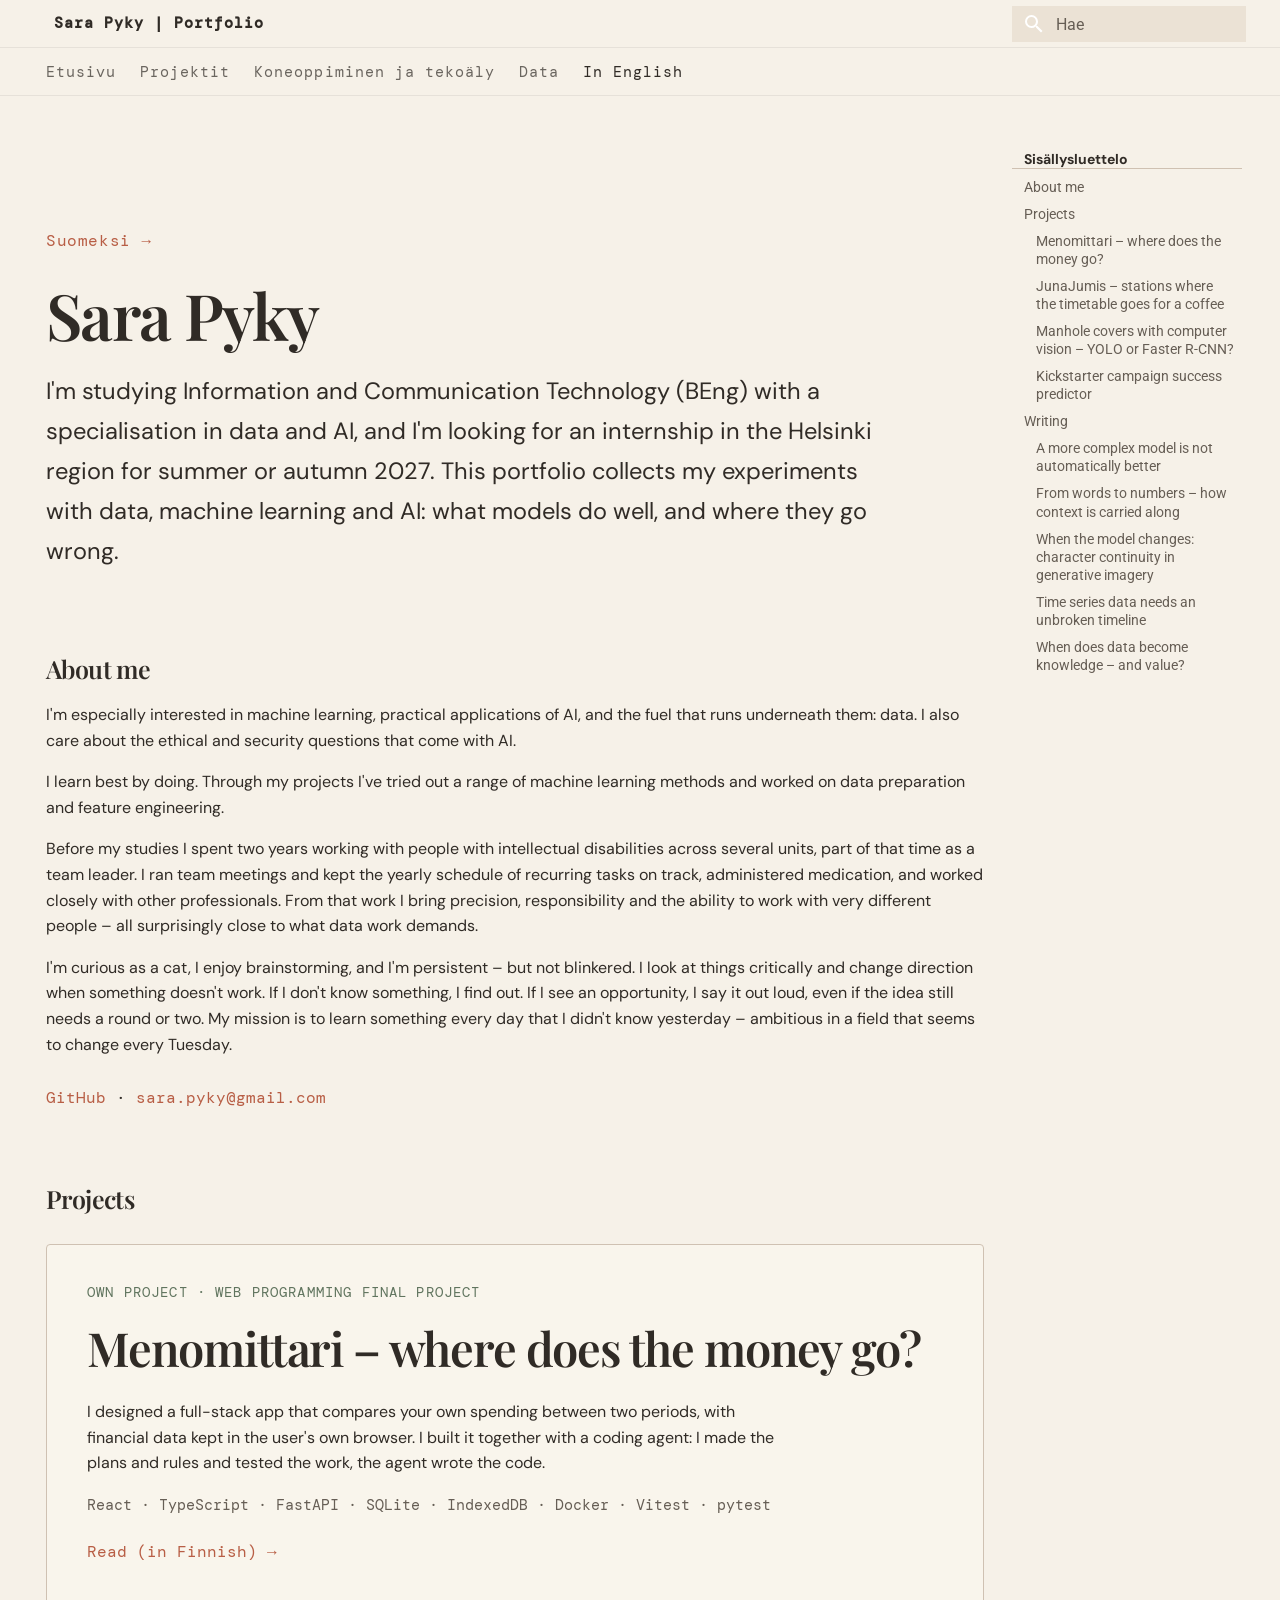
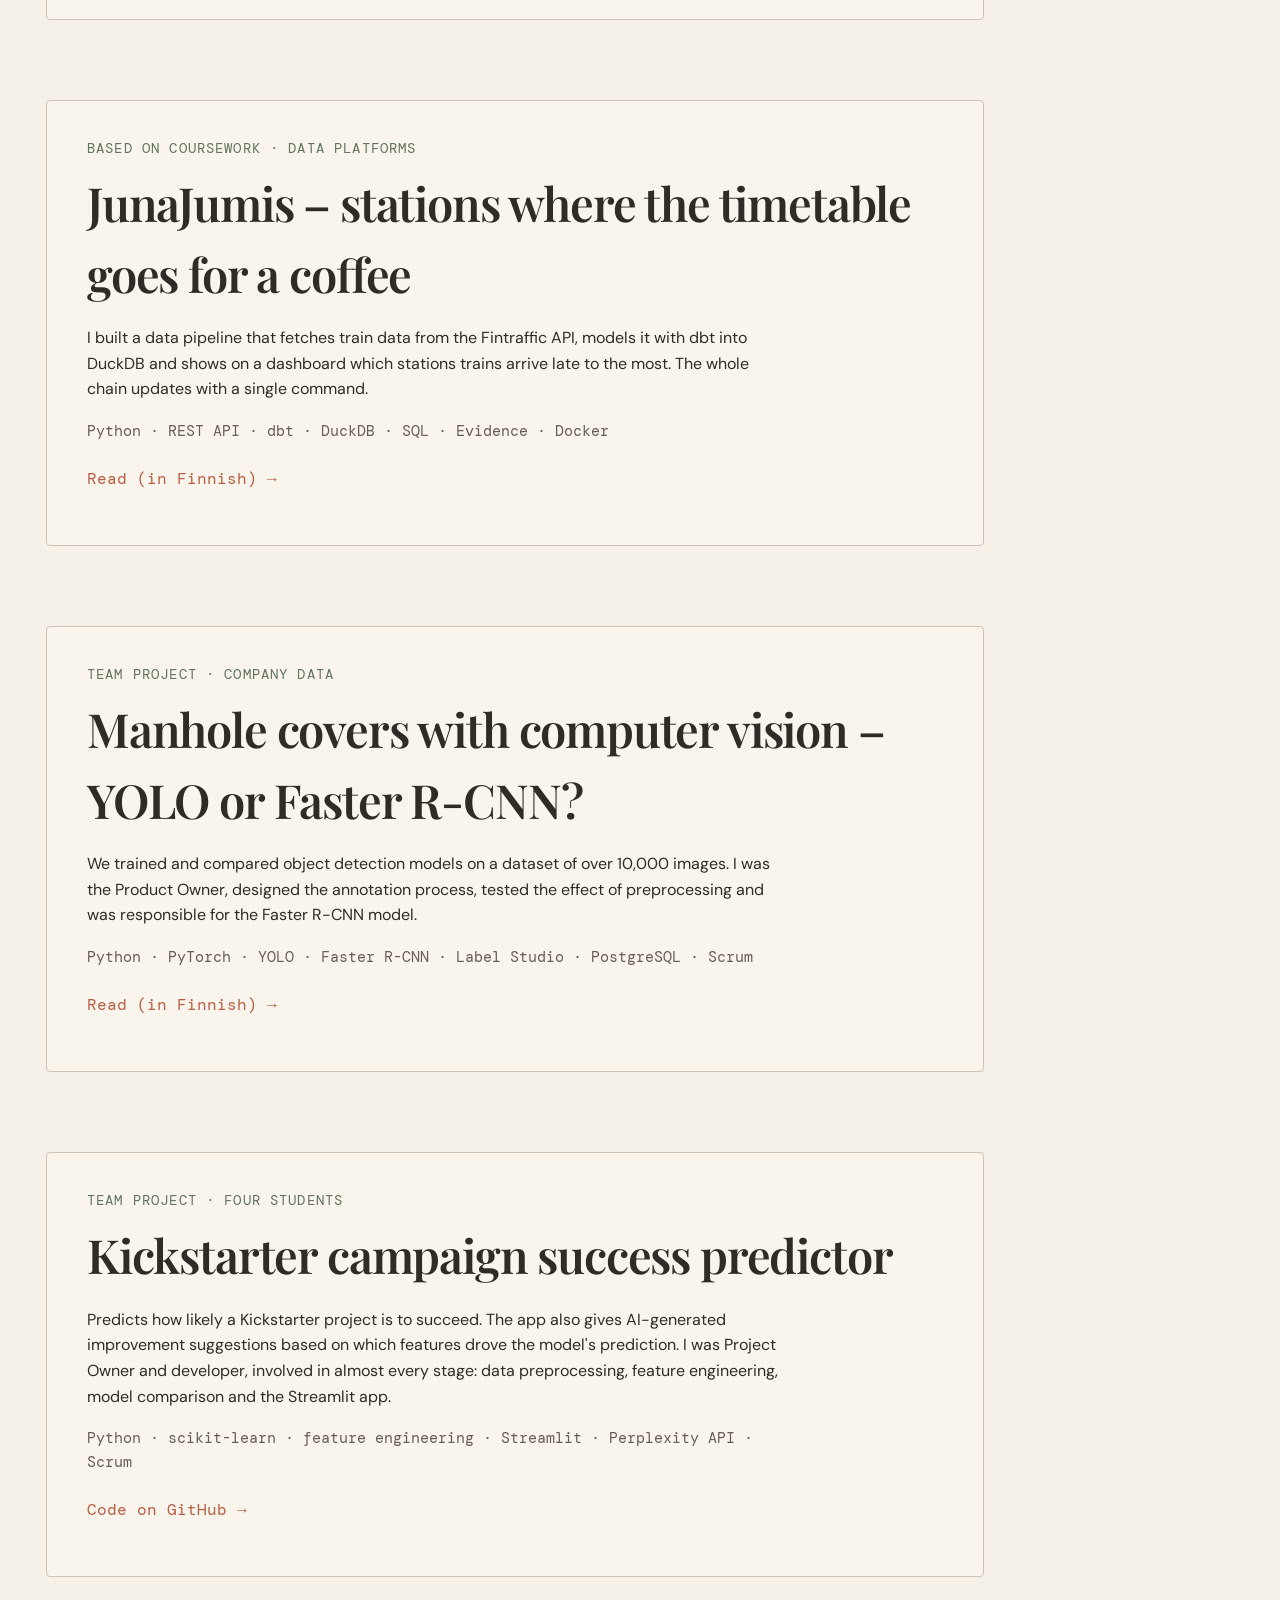
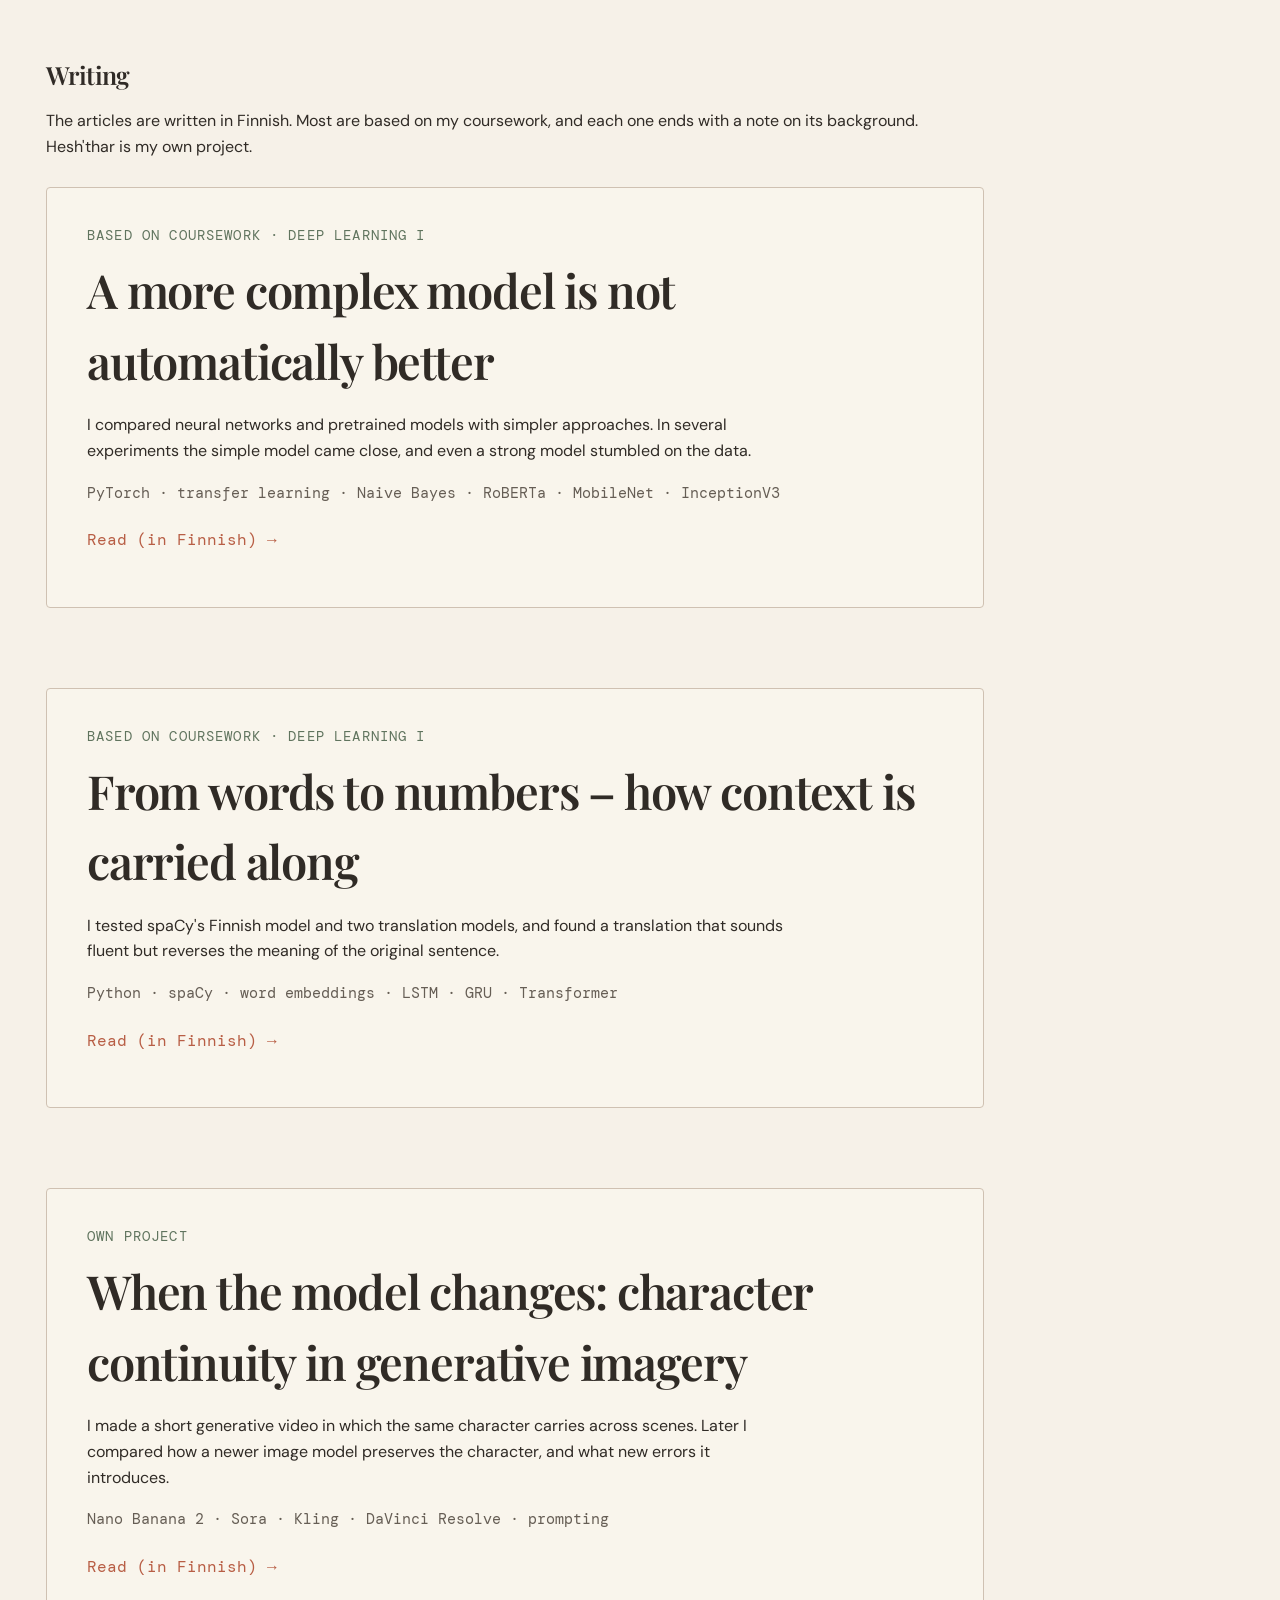
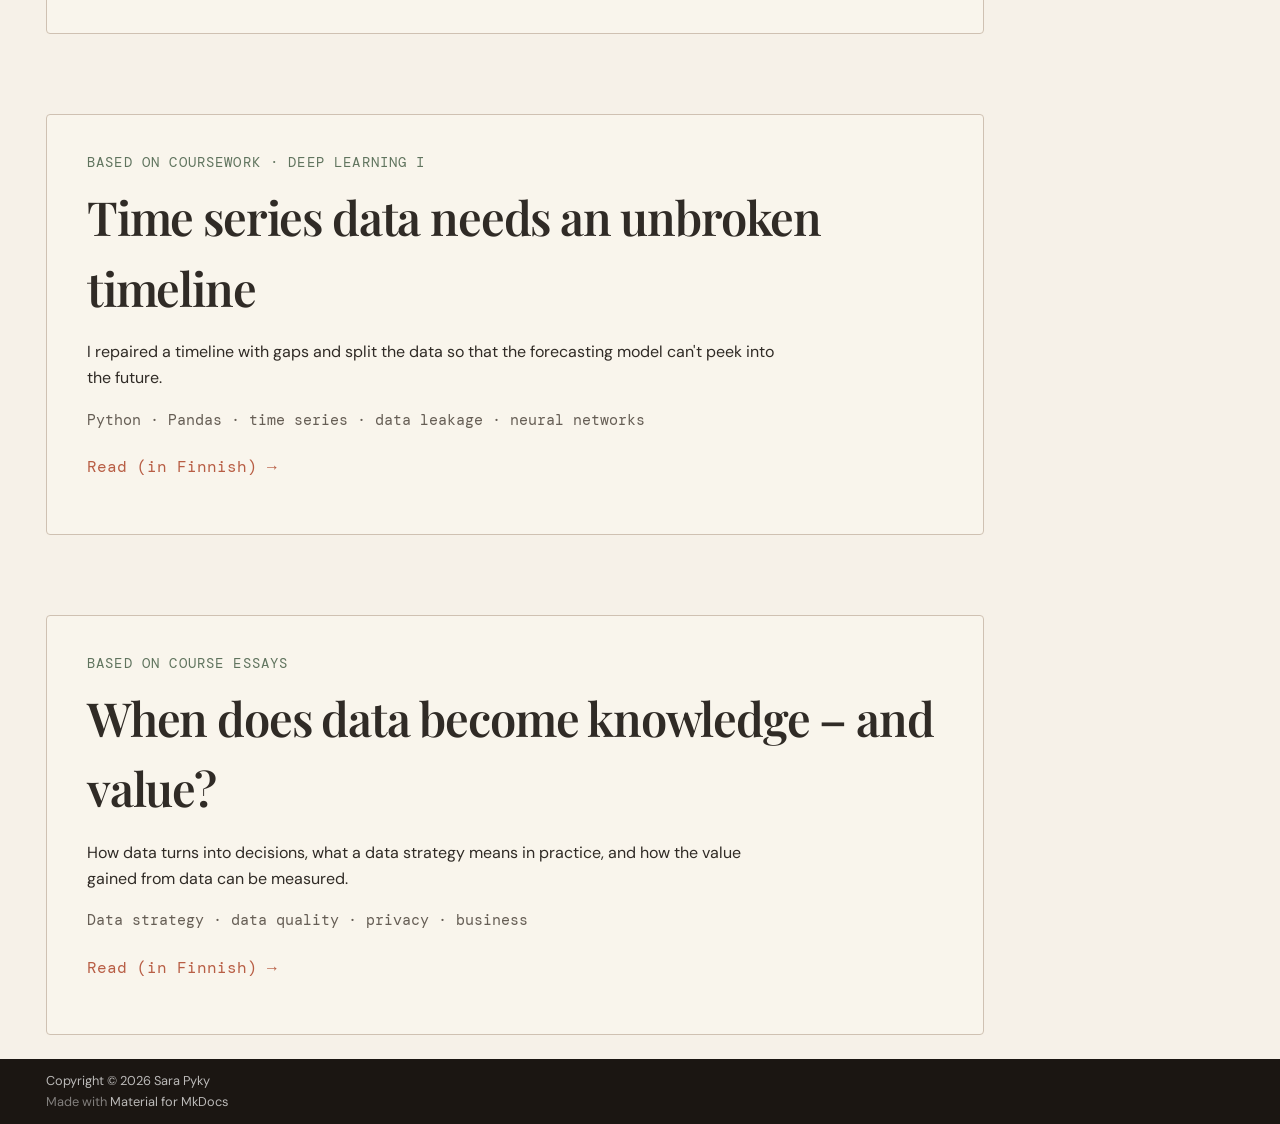
<file: en/index.html>
<!doctype html>
<html lang="fi" class="no-js">
  <head>
    
      <meta charset="utf-8">
      <meta name="viewport" content="width=device-width,initial-scale=1">
      
        <meta name="description" content="Datasta tekoälyyn -opiskelijan kokeiluja ja kirjoituksia datasta, koneoppimisesta ja tekoälystä">
      
      
      
        <link rel="canonical" href="https://tuuturulla.github.io/en/">
      
      
        <link rel="prev" href="../kirjoitukset/datasta-tietoa-ja-arvoa/">
      
      
      
        
      
      
      <link rel="icon" href="../assets/images/favicon.png">
      <meta name="generator" content="mkdocs-1.6.1, mkdocs-material-9.8.2">
    
    
      
        <title>In English - Sara Pyky | Portfolio</title>
      
    
    
      <link rel="stylesheet" href="../assets/stylesheets/main.57a0d79d.min.css">
      
        
        <link rel="stylesheet" href="../assets/stylesheets/palette.fb2fffe2.min.css">
      
      


    
    
      
    
    
      
        
        
        <link rel="preconnect" href="https://fonts.gstatic.com" crossorigin>
        <link rel="stylesheet" href="https://fonts.googleapis.com/css?family=Roboto:300,300i,400,400i,700,700i%7CRoboto+Mono:400,400i,700,700i&display=fallback">
        <style>:root{--md-text-font:"Roboto";--md-code-font:"Roboto Mono"}</style>
      
    
    
      <link rel="stylesheet" href="../stylesheets/extra.css">
    
    <script>__md_scope=new URL("..",location),__md_hash=e=>[...e].reduce(((e,_)=>(e<<5)-e+_.charCodeAt(0)),0),__md_get=(e,_=localStorage,t=__md_scope)=>JSON.parse(_.getItem(t.pathname+"."+e)),__md_set=(e,_,t=localStorage,a=__md_scope)=>{try{t.setItem(a.pathname+"."+e,JSON.stringify(_))}catch(e){}}</script>
    
      

    
    
  </head>
  
  
    
    
      
    
    
    
    
    <body dir="ltr" data-md-color-scheme="portfolio" data-md-color-primary="custom" data-md-color-accent="custom">
  
    
    <input class="md-toggle" data-md-toggle="drawer" type="checkbox" id="__drawer" autocomplete="off">
    <input class="md-toggle" data-md-toggle="search" type="checkbox" id="__search" autocomplete="off">
    <label class="md-overlay" for="__drawer"></label>
    <div data-md-component="skip">
      
        
        <a href="#sara-pyky" class="md-skip">
          Hyppää sisältöön
        </a>
      
    </div>
    <div data-md-component="announce">
      
    </div>
    
    
      

<header class="md-header" data-md-component="header">
  <nav class="md-header__inner md-grid" aria-label="Ylätunniste">
    <a href=".." title="Sara Pyky | Portfolio" class="md-header__button md-logo" aria-label="Sara Pyky | Portfolio" data-md-component="logo">
      
  
  <svg xmlns="http://www.w3.org/2000/svg" viewBox="0 0 24 24"><path d="M12 8a3 3 0 0 0 3-3 3 3 0 0 0-3-3 3 3 0 0 0-3 3 3 3 0 0 0 3 3m0 3.54C9.64 9.35 6.5 8 3 8v11c3.5 0 6.64 1.35 9 3.54 2.36-2.19 5.5-3.54 9-3.54V8c-3.5 0-6.64 1.35-9 3.54"/></svg>

    </a>
    <label class="md-header__button md-icon" for="__drawer">
      
      <svg xmlns="http://www.w3.org/2000/svg" viewBox="0 0 24 24"><path d="M3 6h18v2H3zm0 5h18v2H3zm0 5h18v2H3z"/></svg>
    </label>
    <div class="md-header__title" data-md-component="header-title">
      <div class="md-header__ellipsis">
        <div class="md-header__topic">
          <span class="md-ellipsis">
            Sara Pyky | Portfolio
          </span>
        </div>
        <div class="md-header__topic" data-md-component="header-topic">
          <span class="md-ellipsis">
            
              In English
            
          </span>
        </div>
      </div>
    </div>
    
      
        <form class="md-header__option" data-md-component="palette">
  
    
    
    
    <input class="md-option" data-md-color-media="(prefers-color-scheme: light)" data-md-color-scheme="portfolio" data-md-color-primary="custom" data-md-color-accent="custom"  aria-hidden="true"  type="radio" name="__palette" id="__palette_0">
    
  
    
    
    
    <input class="md-option" data-md-color-media="(prefers-color-scheme: dark)" data-md-color-scheme="slate" data-md-color-primary="custom" data-md-color-accent="custom"  aria-hidden="true"  type="radio" name="__palette" id="__palette_1">
    
  
</form>
      
    
    
      <script>var palette=__md_get("__palette");if(palette&&palette.color){if("(prefers-color-scheme)"===palette.color.media){var media=matchMedia("(prefers-color-scheme: light)"),input=document.querySelector(media.matches?"[data-md-color-media='(prefers-color-scheme: light)']":"[data-md-color-media='(prefers-color-scheme: dark)']");palette.color.media=input.getAttribute("data-md-color-media"),palette.color.scheme=input.getAttribute("data-md-color-scheme"),palette.color.primary=input.getAttribute("data-md-color-primary"),palette.color.accent=input.getAttribute("data-md-color-accent")}for(var[key,value]of Object.entries(palette.color))document.body.setAttribute("data-md-color-"+key,value)}</script>
    
    
    
      
      
        <label class="md-header__button md-icon" for="__search">
          
          <svg xmlns="http://www.w3.org/2000/svg" viewBox="0 0 24 24"><path d="M9.5 3A6.5 6.5 0 0 1 16 9.5c0 1.61-.59 3.09-1.56 4.23l.27.27h.79l5 5-1.5 1.5-5-5v-.79l-.27-.27A6.52 6.52 0 0 1 9.5 16 6.5 6.5 0 0 1 3 9.5 6.5 6.5 0 0 1 9.5 3m0 2C7 5 5 7 5 9.5S7 14 9.5 14 14 12 14 9.5 12 5 9.5 5"/></svg>
        </label>
        <div class="md-search" data-md-component="search" role="dialog">
  <label class="md-search__overlay" for="__search"></label>
  <div class="md-search__inner" role="search">
    <form class="md-search__form" name="search">
      <input type="text" class="md-search__input" name="query" aria-label="Hae" placeholder="Hae" autocapitalize="off" autocorrect="off" autocomplete="off" spellcheck="false" data-md-component="search-query" required>
      <label class="md-search__icon md-icon" for="__search">
        
        <svg xmlns="http://www.w3.org/2000/svg" viewBox="0 0 24 24"><path d="M9.5 3A6.5 6.5 0 0 1 16 9.5c0 1.61-.59 3.09-1.56 4.23l.27.27h.79l5 5-1.5 1.5-5-5v-.79l-.27-.27A6.52 6.52 0 0 1 9.5 16 6.5 6.5 0 0 1 3 9.5 6.5 6.5 0 0 1 9.5 3m0 2C7 5 5 7 5 9.5S7 14 9.5 14 14 12 14 9.5 12 5 9.5 5"/></svg>
        
        <svg xmlns="http://www.w3.org/2000/svg" viewBox="0 0 24 24"><path d="M20 11v2H8l5.5 5.5-1.42 1.42L4.16 12l7.92-7.92L13.5 5.5 8 11z"/></svg>
      </label>
      <nav class="md-search__options" aria-label="Haku">
        
        <button type="reset" class="md-search__icon md-icon" title="Tyhjää" aria-label="Tyhjää" tabindex="-1">
          
          <svg xmlns="http://www.w3.org/2000/svg" viewBox="0 0 24 24"><path d="M19 6.41 17.59 5 12 10.59 6.41 5 5 6.41 10.59 12 5 17.59 6.41 19 12 13.41 17.59 19 19 17.59 13.41 12z"/></svg>
        </button>
      </nav>
      
    </form>
    <div class="md-search__output">
      <div class="md-search__scrollwrap" tabindex="0" data-md-scrollfix>
        <div class="md-search-result" data-md-component="search-result">
          <div class="md-search-result__meta">
            Aloitetaan hakua
          </div>
          <ol class="md-search-result__list" role="presentation"></ol>
        </div>
      </div>
    </div>
  </div>
</div>
      
    
    
  </nav>
  
</header>
    
    <div class="md-container" data-md-component="container">
      
      
        
          
            
<nav class="md-tabs" aria-label="Välilehdet" data-md-component="tabs">
  <div class="md-grid">
    <ul class="md-tabs__list">
      
        
  
  
  
  
    <li class="md-tabs__item">
      <a href=".." class="md-tabs__link">
        
  
  
    
  
  Etusivu

      </a>
    </li>
  

      
        
  
  
  
  
    
    
      <li class="md-tabs__item">
        <a href="../projektit/menomittari/" class="md-tabs__link">
          
  
  
  Projektit

        </a>
      </li>
    
  

      
        
  
  
  
  
    
    
      <li class="md-tabs__item">
        <a href="../kirjoitukset/monimutkaisempi-malli/" class="md-tabs__link">
          
  
  
  Koneoppiminen ja tekoäly

        </a>
      </li>
    
  

      
        
  
  
  
  
    
    
      <li class="md-tabs__item">
        <a href="../kirjoitukset/aikasarjojen-aikajarjestys/" class="md-tabs__link">
          
  
  
  Data

        </a>
      </li>
    
  

      
        
  
  
  
    
  
  
    <li class="md-tabs__item md-tabs__item--active">
      <a href="./" class="md-tabs__link">
        
  
  
    
  
  In English

      </a>
    </li>
  

      
    </ul>
  </div>
</nav>
          
        
      
      <main class="md-main" data-md-component="main">
        <div class="md-main__inner md-grid">
          
            
              
                
              
              <div class="md-sidebar md-sidebar--primary" data-md-component="sidebar" data-md-type="navigation" hidden>
                <div class="md-sidebar__scrollwrap">
                  <div class="md-sidebar__inner">
                    


  


<nav class="md-nav md-nav--primary md-nav--lifted" aria-label="Navigaatio" data-md-level="0">
  <label class="md-nav__title" for="__drawer">
    <a href=".." title="Sara Pyky | Portfolio" class="md-nav__button md-logo" aria-label="Sara Pyky | Portfolio" data-md-component="logo">
      
  
  <svg xmlns="http://www.w3.org/2000/svg" viewBox="0 0 24 24"><path d="M12 8a3 3 0 0 0 3-3 3 3 0 0 0-3-3 3 3 0 0 0-3 3 3 3 0 0 0 3 3m0 3.54C9.64 9.35 6.5 8 3 8v11c3.5 0 6.64 1.35 9 3.54 2.36-2.19 5.5-3.54 9-3.54V8c-3.5 0-6.64 1.35-9 3.54"/></svg>

    </a>
    Sara Pyky | Portfolio
  </label>
  
  <ul class="md-nav__list" data-md-scrollfix>
    
      
      
  
  
  
  
    <li class="md-nav__item">
      <a href=".." class="md-nav__link">
        
  
  
  <span class="md-ellipsis">
    
  
    Etusivu
  

    
  </span>
  
  

      </a>
    </li>
  

    
      
      
  
  
  
  
    
    
    
    
      
      
    
    
    <li class="md-nav__item md-nav__item--nested">
      
        
        
        <input class="md-nav__toggle md-toggle " type="checkbox" id="__nav_2" >
        
          
          <label class="md-nav__link" for="__nav_2" id="__nav_2_label" tabindex="0">
            
  
  
  <span class="md-ellipsis">
    
  
    Projektit
  

    
  </span>
  
  

            <span class="md-nav__icon md-icon"></span>
          </label>
        
        <nav class="md-nav" data-md-level="1" aria-labelledby="__nav_2_label" aria-expanded="false">
          <label class="md-nav__title" for="__nav_2">
            <span class="md-nav__icon md-icon"></span>
            
  
    Projektit
  

          </label>
          <ul class="md-nav__list" data-md-scrollfix>
            
              
                
  
  
  
  
    <li class="md-nav__item">
      <a href="../projektit/menomittari/" class="md-nav__link">
        
  
  
  <span class="md-ellipsis">
    
  
    Menomittari – mihin rahat menevät?
  

    
  </span>
  
  

      </a>
    </li>
  

              
            
              
                
  
  
  
  
    <li class="md-nav__item">
      <a href="../projektit/junajumis/" class="md-nav__link">
        
  
  
  <span class="md-ellipsis">
    
  
    JunaJumis – asemat, joissa aikataulu käy kahvilla
  

    
  </span>
  
  

      </a>
    </li>
  

              
            
              
                
  
  
  
  
    <li class="md-nav__item">
      <a href="../projektit/kaivonkannet/" class="md-nav__link">
        
  
  
  <span class="md-ellipsis">
    
  
    Kaivonkannet konenäöllä
  

    
  </span>
  
  

      </a>
    </li>
  

              
            
          </ul>
        </nav>
      
    </li>
  

    
      
      
  
  
  
  
    
    
    
    
      
      
    
    
    <li class="md-nav__item md-nav__item--nested">
      
        
        
        <input class="md-nav__toggle md-toggle " type="checkbox" id="__nav_3" >
        
          
          <label class="md-nav__link" for="__nav_3" id="__nav_3_label" tabindex="0">
            
  
  
  <span class="md-ellipsis">
    
  
    Koneoppiminen ja tekoäly
  

    
  </span>
  
  

            <span class="md-nav__icon md-icon"></span>
          </label>
        
        <nav class="md-nav" data-md-level="1" aria-labelledby="__nav_3_label" aria-expanded="false">
          <label class="md-nav__title" for="__nav_3">
            <span class="md-nav__icon md-icon"></span>
            
  
    Koneoppiminen ja tekoäly
  

          </label>
          <ul class="md-nav__list" data-md-scrollfix>
            
              
                
  
  
  
  
    <li class="md-nav__item">
      <a href="../kirjoitukset/monimutkaisempi-malli/" class="md-nav__link">
        
  
  
  <span class="md-ellipsis">
    
  
    Monimutkaisempi malli ei ole automaattisesti parempi
  

    
  </span>
  
  

      </a>
    </li>
  

              
            
              
                
  
  
  
  
    <li class="md-nav__item">
      <a href="../kirjoitukset/kieli-ja-konteksti/" class="md-nav__link">
        
  
  
  <span class="md-ellipsis">
    
  
    Sanoista numeroiksi
  

    
  </span>
  
  

      </a>
    </li>
  

              
            
              
                
  
  
  
  
    <li class="md-nav__item">
      <a href="../kirjoitukset/genai-hahmon-jatkuvuus/" class="md-nav__link">
        
  
  
  <span class="md-ellipsis">
    
  
    Kun malli vaihtuu: hahmon jatkuvuus generatiivisessa kuvassa
  

    
  </span>
  
  

      </a>
    </li>
  

              
            
          </ul>
        </nav>
      
    </li>
  

    
      
      
  
  
  
  
    
    
    
    
      
      
    
    
    <li class="md-nav__item md-nav__item--nested">
      
        
        
        <input class="md-nav__toggle md-toggle " type="checkbox" id="__nav_4" >
        
          
          <label class="md-nav__link" for="__nav_4" id="__nav_4_label" tabindex="0">
            
  
  
  <span class="md-ellipsis">
    
  
    Data
  

    
  </span>
  
  

            <span class="md-nav__icon md-icon"></span>
          </label>
        
        <nav class="md-nav" data-md-level="1" aria-labelledby="__nav_4_label" aria-expanded="false">
          <label class="md-nav__title" for="__nav_4">
            <span class="md-nav__icon md-icon"></span>
            
  
    Data
  

          </label>
          <ul class="md-nav__list" data-md-scrollfix>
            
              
                
  
  
  
  
    <li class="md-nav__item">
      <a href="../kirjoitukset/aikasarjojen-aikajarjestys/" class="md-nav__link">
        
  
  
  <span class="md-ellipsis">
    
  
    Aikasarjadata tarvitsee ehjän aikajanan
  

    
  </span>
  
  

      </a>
    </li>
  

              
            
              
                
  
  
  
  
    <li class="md-nav__item">
      <a href="../kirjoitukset/datasta-tietoa-ja-arvoa/" class="md-nav__link">
        
  
  
  <span class="md-ellipsis">
    
  
    Milloin datasta tulee tietoa – ja arvoa?
  

    
  </span>
  
  

      </a>
    </li>
  

              
            
          </ul>
        </nav>
      
    </li>
  

    
      
      
  
  
    
  
  
  
    <li class="md-nav__item md-nav__item--active">
      
      <input class="md-nav__toggle md-toggle" type="checkbox" id="__toc">
      
      
        
      
      
        <label class="md-nav__link md-nav__link--active" for="__toc">
          
  
  
  <span class="md-ellipsis">
    
  
    In English
  

    
  </span>
  
  

          <span class="md-nav__icon md-icon"></span>
        </label>
      
      <a href="./" class="md-nav__link md-nav__link--active">
        
  
  
  <span class="md-ellipsis">
    
  
    In English
  

    
  </span>
  
  

      </a>
      
        

<nav class="md-nav md-nav--secondary" aria-label="Sisällysluettelo">
  
  
  
    
  
  
    <label class="md-nav__title" for="__toc">
      <span class="md-nav__icon md-icon"></span>
      Sisällysluettelo
    </label>
    <ul class="md-nav__list" data-md-component="toc" data-md-scrollfix>
      
        <li class="md-nav__item">
  <a href="#about-me" class="md-nav__link">
    <span class="md-ellipsis">
      
        About me
      
    </span>
  </a>
  
</li>
      
        <li class="md-nav__item">
  <a href="#projects" class="md-nav__link">
    <span class="md-ellipsis">
      
        Projects
      
    </span>
  </a>
  
    <nav class="md-nav" aria-label="Projects">
      <ul class="md-nav__list">
        
          <li class="md-nav__item">
  <a href="#menomittari-where-does-the-money-go" class="md-nav__link">
    <span class="md-ellipsis">
      
        Menomittari – where does the money go?
      
    </span>
  </a>
  
</li>
        
          <li class="md-nav__item">
  <a href="#junajumis-stations-where-the-timetable-goes-for-a-coffee" class="md-nav__link">
    <span class="md-ellipsis">
      
        JunaJumis – stations where the timetable goes for a coffee
      
    </span>
  </a>
  
</li>
        
          <li class="md-nav__item">
  <a href="#manhole-covers-with-computer-vision-yolo-or-faster-r-cnn" class="md-nav__link">
    <span class="md-ellipsis">
      
        Manhole covers with computer vision – YOLO or Faster R-CNN?
      
    </span>
  </a>
  
</li>
        
          <li class="md-nav__item">
  <a href="#kickstarter-campaign-success-predictor" class="md-nav__link">
    <span class="md-ellipsis">
      
        Kickstarter campaign success predictor
      
    </span>
  </a>
  
</li>
        
      </ul>
    </nav>
  
</li>
      
        <li class="md-nav__item">
  <a href="#writing" class="md-nav__link">
    <span class="md-ellipsis">
      
        Writing
      
    </span>
  </a>
  
    <nav class="md-nav" aria-label="Writing">
      <ul class="md-nav__list">
        
          <li class="md-nav__item">
  <a href="#a-more-complex-model-is-not-automatically-better" class="md-nav__link">
    <span class="md-ellipsis">
      
        A more complex model is not automatically better
      
    </span>
  </a>
  
</li>
        
          <li class="md-nav__item">
  <a href="#from-words-to-numbers-how-context-is-carried-along" class="md-nav__link">
    <span class="md-ellipsis">
      
        From words to numbers – how context is carried along
      
    </span>
  </a>
  
</li>
        
          <li class="md-nav__item">
  <a href="#when-the-model-changes-character-continuity-in-generative-imagery" class="md-nav__link">
    <span class="md-ellipsis">
      
        When the model changes: character continuity in generative imagery
      
    </span>
  </a>
  
</li>
        
          <li class="md-nav__item">
  <a href="#time-series-data-needs-an-unbroken-timeline" class="md-nav__link">
    <span class="md-ellipsis">
      
        Time series data needs an unbroken timeline
      
    </span>
  </a>
  
</li>
        
          <li class="md-nav__item">
  <a href="#when-does-data-become-knowledge-and-value" class="md-nav__link">
    <span class="md-ellipsis">
      
        When does data become knowledge – and value?
      
    </span>
  </a>
  
</li>
        
      </ul>
    </nav>
  
</li>
      
    </ul>
  
</nav>
      
    </li>
  

    
  </ul>
</nav>
                  </div>
                </div>
              </div>
            
            
              
                
              
              <div class="md-sidebar md-sidebar--secondary" data-md-component="sidebar" data-md-type="toc" >
                <div class="md-sidebar__scrollwrap">
                  <div class="md-sidebar__inner">
                    

<nav class="md-nav md-nav--secondary" aria-label="Sisällysluettelo">
  
  
  
    
  
  
    <label class="md-nav__title" for="__toc">
      <span class="md-nav__icon md-icon"></span>
      Sisällysluettelo
    </label>
    <ul class="md-nav__list" data-md-component="toc" data-md-scrollfix>
      
        <li class="md-nav__item">
  <a href="#about-me" class="md-nav__link">
    <span class="md-ellipsis">
      
        About me
      
    </span>
  </a>
  
</li>
      
        <li class="md-nav__item">
  <a href="#projects" class="md-nav__link">
    <span class="md-ellipsis">
      
        Projects
      
    </span>
  </a>
  
    <nav class="md-nav" aria-label="Projects">
      <ul class="md-nav__list">
        
          <li class="md-nav__item">
  <a href="#menomittari-where-does-the-money-go" class="md-nav__link">
    <span class="md-ellipsis">
      
        Menomittari – where does the money go?
      
    </span>
  </a>
  
</li>
        
          <li class="md-nav__item">
  <a href="#junajumis-stations-where-the-timetable-goes-for-a-coffee" class="md-nav__link">
    <span class="md-ellipsis">
      
        JunaJumis – stations where the timetable goes for a coffee
      
    </span>
  </a>
  
</li>
        
          <li class="md-nav__item">
  <a href="#manhole-covers-with-computer-vision-yolo-or-faster-r-cnn" class="md-nav__link">
    <span class="md-ellipsis">
      
        Manhole covers with computer vision – YOLO or Faster R-CNN?
      
    </span>
  </a>
  
</li>
        
          <li class="md-nav__item">
  <a href="#kickstarter-campaign-success-predictor" class="md-nav__link">
    <span class="md-ellipsis">
      
        Kickstarter campaign success predictor
      
    </span>
  </a>
  
</li>
        
      </ul>
    </nav>
  
</li>
      
        <li class="md-nav__item">
  <a href="#writing" class="md-nav__link">
    <span class="md-ellipsis">
      
        Writing
      
    </span>
  </a>
  
    <nav class="md-nav" aria-label="Writing">
      <ul class="md-nav__list">
        
          <li class="md-nav__item">
  <a href="#a-more-complex-model-is-not-automatically-better" class="md-nav__link">
    <span class="md-ellipsis">
      
        A more complex model is not automatically better
      
    </span>
  </a>
  
</li>
        
          <li class="md-nav__item">
  <a href="#from-words-to-numbers-how-context-is-carried-along" class="md-nav__link">
    <span class="md-ellipsis">
      
        From words to numbers – how context is carried along
      
    </span>
  </a>
  
</li>
        
          <li class="md-nav__item">
  <a href="#when-the-model-changes-character-continuity-in-generative-imagery" class="md-nav__link">
    <span class="md-ellipsis">
      
        When the model changes: character continuity in generative imagery
      
    </span>
  </a>
  
</li>
        
          <li class="md-nav__item">
  <a href="#time-series-data-needs-an-unbroken-timeline" class="md-nav__link">
    <span class="md-ellipsis">
      
        Time series data needs an unbroken timeline
      
    </span>
  </a>
  
</li>
        
          <li class="md-nav__item">
  <a href="#when-does-data-become-knowledge-and-value" class="md-nav__link">
    <span class="md-ellipsis">
      
        When does data become knowledge – and value?
      
    </span>
  </a>
  
</li>
        
      </ul>
    </nav>
  
</li>
      
    </ul>
  
</nav>
                  </div>
                </div>
              </div>
            
          
          
            <div class="md-content" data-md-component="content">
              
              <article class="md-content__inner md-typeset">
                
                  
  




<div class="hero">
<p><a class="lang-switch" href="../">Suomeksi →</a></p>
<h1 id="sara-pyky">Sara Pyky</h1>
<p>I'm studying Information and Communication Technology (BEng) with a specialisation in data and AI, and I'm looking for an internship in the Helsinki region for summer or autumn 2027. This portfolio collects my experiments with data, machine learning and AI: what models do well, and where they go wrong.</p>
</div>
<h2 id="about-me">About me</h2>
<p>I'm especially interested in machine learning, practical applications of AI, and the fuel that runs underneath them: data. I also care about the ethical and security questions that come with AI.</p>
<p>I learn best by doing. Through my projects I've tried out a range of machine learning methods and worked on data preparation and feature engineering.</p>
<p>Before my studies I spent two years working with people with intellectual disabilities across several units, part of that time as a team leader. I ran team meetings and kept the yearly schedule of recurring tasks on track, administered medication, and worked closely with other professionals. From that work I bring precision, responsibility and the ability to work with very different people – all surprisingly close to what data work demands.</p>
<p>I'm curious as a cat, I enjoy brainstorming, and I'm persistent – but not blinkered. I look at things critically and change direction when something doesn't work. If I don't know something, I find out. If I see an opportunity, I say it out loud, even if the idea still needs a round or two. My mission is to learn something every day that I didn't know yesterday – ambitious in a field that seems to change every Tuesday.</p>
<div class="profile-links">
<p><a href="https://github.com/tuuturulla">GitHub</a> · <a href="mailto:sara.pyky@gmail.com">sara.pyky@gmail.com</a></p>
</div>
<h2 id="projects">Projects</h2>
<div class="article-card">
<p class="card-meta">Own project · Web programming final project</p>
<h3 id="menomittari-where-does-the-money-go">Menomittari – where does the money go?</h3>
<p>I designed a full-stack app that compares your own spending between two periods, with financial data kept in the user's own browser. I built it together with a coding agent: I made the plans and rules and tested the work, the agent wrote the code.</p>
<p class="card-tags">React · TypeScript · FastAPI · SQLite · IndexedDB · Docker · Vitest · pytest</p>
<p><a class="card-link" href="../projektit/menomittari/">Read (in Finnish) →</a></p>
</div>
<div class="article-card">
<p class="card-meta">Based on coursework · Data Platforms</p>
<h3 id="junajumis-stations-where-the-timetable-goes-for-a-coffee">JunaJumis – stations where the timetable goes for a coffee</h3>
<p>I built a data pipeline that fetches train data from the Fintraffic API, models it with dbt into DuckDB and shows on a dashboard which stations trains arrive late to the most. The whole chain updates with a single command.</p>
<p class="card-tags">Python · REST API · dbt · DuckDB · SQL · Evidence · Docker</p>
<p><a class="card-link" href="../projektit/junajumis/">Read (in Finnish) →</a></p>
</div>
<div class="article-card">
<p class="card-meta">Team project · company data</p>
<h3 id="manhole-covers-with-computer-vision-yolo-or-faster-r-cnn">Manhole covers with computer vision – YOLO or Faster R-CNN?</h3>
<p>We trained and compared object detection models on a dataset of over 10,000 images. I was the Product Owner, designed the annotation process, tested the effect of preprocessing and was responsible for the Faster R-CNN model.</p>
<p class="card-tags">Python · PyTorch · YOLO · Faster R-CNN · Label Studio · PostgreSQL · Scrum</p>
<p><a class="card-link" href="../projektit/kaivonkannet/">Read (in Finnish) →</a></p>
</div>
<div class="article-card">
<p class="card-meta">Team project · four students</p>
<h3 id="kickstarter-campaign-success-predictor">Kickstarter campaign success predictor</h3>
<p>Predicts how likely a Kickstarter project is to succeed. The app also gives AI-generated improvement suggestions based on which features drove the model's prediction. I was Project Owner and developer, involved in almost every stage: data preprocessing, feature engineering, model comparison and the Streamlit app.</p>
<p class="card-tags">Python · scikit-learn · feature engineering · Streamlit · Perplexity API · Scrum</p>
<p><a class="card-link" href="https://github.com/tuuturulla/ml-kickstarter-project">Code on GitHub →</a></p>
</div>
<h2 id="writing">Writing</h2>
<p>The articles are written in Finnish. Most are based on my coursework, and each one ends with a note on its background. Hesh'thar is my own project.</p>
<div class="article-card">
<p class="card-meta">Based on coursework · Deep Learning I</p>
<h3 id="a-more-complex-model-is-not-automatically-better">A more complex model is not automatically better</h3>
<p>I compared neural networks and pretrained models with simpler approaches. In several experiments the simple model came close, and even a strong model stumbled on the data.</p>
<p class="card-tags">PyTorch · transfer learning · Naive Bayes · RoBERTa · MobileNet · InceptionV3</p>
<p><a class="card-link" href="../kirjoitukset/monimutkaisempi-malli/">Read (in Finnish) →</a></p>
</div>
<div class="article-card">
<p class="card-meta">Based on coursework · Deep Learning I</p>
<h3 id="from-words-to-numbers-how-context-is-carried-along">From words to numbers – how context is carried along</h3>
<p>I tested spaCy's Finnish model and two translation models, and found a translation that sounds fluent but reverses the meaning of the original sentence.</p>
<p class="card-tags">Python · spaCy · word embeddings · LSTM · GRU · Transformer</p>
<p><a class="card-link" href="../kirjoitukset/kieli-ja-konteksti/">Read (in Finnish) →</a></p>
</div>
<div class="article-card">
<p class="card-meta">Own project</p>
<h3 id="when-the-model-changes-character-continuity-in-generative-imagery">When the model changes: character continuity in generative imagery</h3>
<p>I made a short generative video in which the same character carries across scenes. Later I compared how a newer image model preserves the character, and what new errors it introduces.</p>
<p class="card-tags">Nano Banana 2 · Sora · Kling · DaVinci Resolve · prompting</p>
<p><a class="card-link" href="../kirjoitukset/genai-hahmon-jatkuvuus/">Read (in Finnish) →</a></p>
</div>
<div class="article-card">
<p class="card-meta">Based on coursework · Deep Learning I</p>
<h3 id="time-series-data-needs-an-unbroken-timeline">Time series data needs an unbroken timeline</h3>
<p>I repaired a timeline with gaps and split the data so that the forecasting model can't peek into the future.</p>
<p class="card-tags">Python · Pandas · time series · data leakage · neural networks</p>
<p><a class="card-link" href="../kirjoitukset/aikasarjojen-aikajarjestys/">Read (in Finnish) →</a></p>
</div>
<div class="article-card">
<p class="card-meta">Based on course essays</p>
<h3 id="when-does-data-become-knowledge-and-value">When does data become knowledge – and value?</h3>
<p>How data turns into decisions, what a data strategy means in practice, and how the value gained from data can be measured.</p>
<p class="card-tags">Data strategy · data quality · privacy · business</p>
<p><a class="card-link" href="../kirjoitukset/datasta-tietoa-ja-arvoa/">Read (in Finnish) →</a></p>
</div>







  
  




  



                
              </article>
            </div>
          
          
<script>var target=document.getElementById(location.hash.slice(1));target&&target.name&&(target.checked=target.name.startsWith("__tabbed_"))</script>
        </div>
        
          <button type="button" class="md-top md-icon" data-md-component="top" hidden>
  
  <svg xmlns="http://www.w3.org/2000/svg" viewBox="0 0 24 24"><path d="M13 20h-2V8l-5.5 5.5-1.42-1.42L12 4.16l7.92 7.92-1.42 1.42L13 8z"/></svg>
  Takaisin ylös
</button>
        
      </main>
      
        <footer class="md-footer">
  
  <div class="md-footer-meta md-typeset">
    <div class="md-footer-meta__inner md-grid">
      <div class="md-copyright">
  
    <div class="md-copyright__highlight">
      Copyright &copy; 2026 Sara Pyky
    </div>
  
  
    Made with
    <a href="https://squidfunk.github.io/mkdocs-material/" target="_blank" rel="noopener">
      Material for MkDocs
    </a>
  
</div>
      
    </div>
  </div>
</footer>
      
    </div>
    <div class="md-dialog" data-md-component="dialog">
      <div class="md-dialog__inner md-typeset"></div>
    </div>
    
    
    
      
      
      <script id="__config" type="application/json">{"annotate": null, "base": "..", "features": ["navigation.tabs", "navigation.top", "content.code.copy"], "search": "../assets/javascripts/workers/search.a7633da7.min.js", "tags": null, "translations": {"clipboard.copied": "Kopioitu leikep\u00f6yd\u00e4lle", "clipboard.copy": "Kopioi leikep\u00f6yd\u00e4lle", "search.result.more.one": "1 lis\u00e4\u00e4 t\u00e4ll\u00e4 sivulla", "search.result.more.other": "# lis\u00e4\u00e4 t\u00e4ll\u00e4 sivulla", "search.result.none": "Ei t\u00e4sm\u00e4\u00e4vi\u00e4 dokumentteja", "search.result.one": "1 t\u00e4sm\u00e4\u00e4v\u00e4 dokumentti", "search.result.other": "# t\u00e4sm\u00e4\u00e4v\u00e4\u00e4 dokumenttia", "search.result.placeholder": "Kirjoita aloittaaksesi haun", "search.result.term.missing": "Puuttuu", "select.version": "Valitse versio"}, "version": null}</script>
    
    
      <script src="../assets/javascripts/bundle.a5f9d56c.min.js"></script>
      
    
  </body>
</html>
</file>
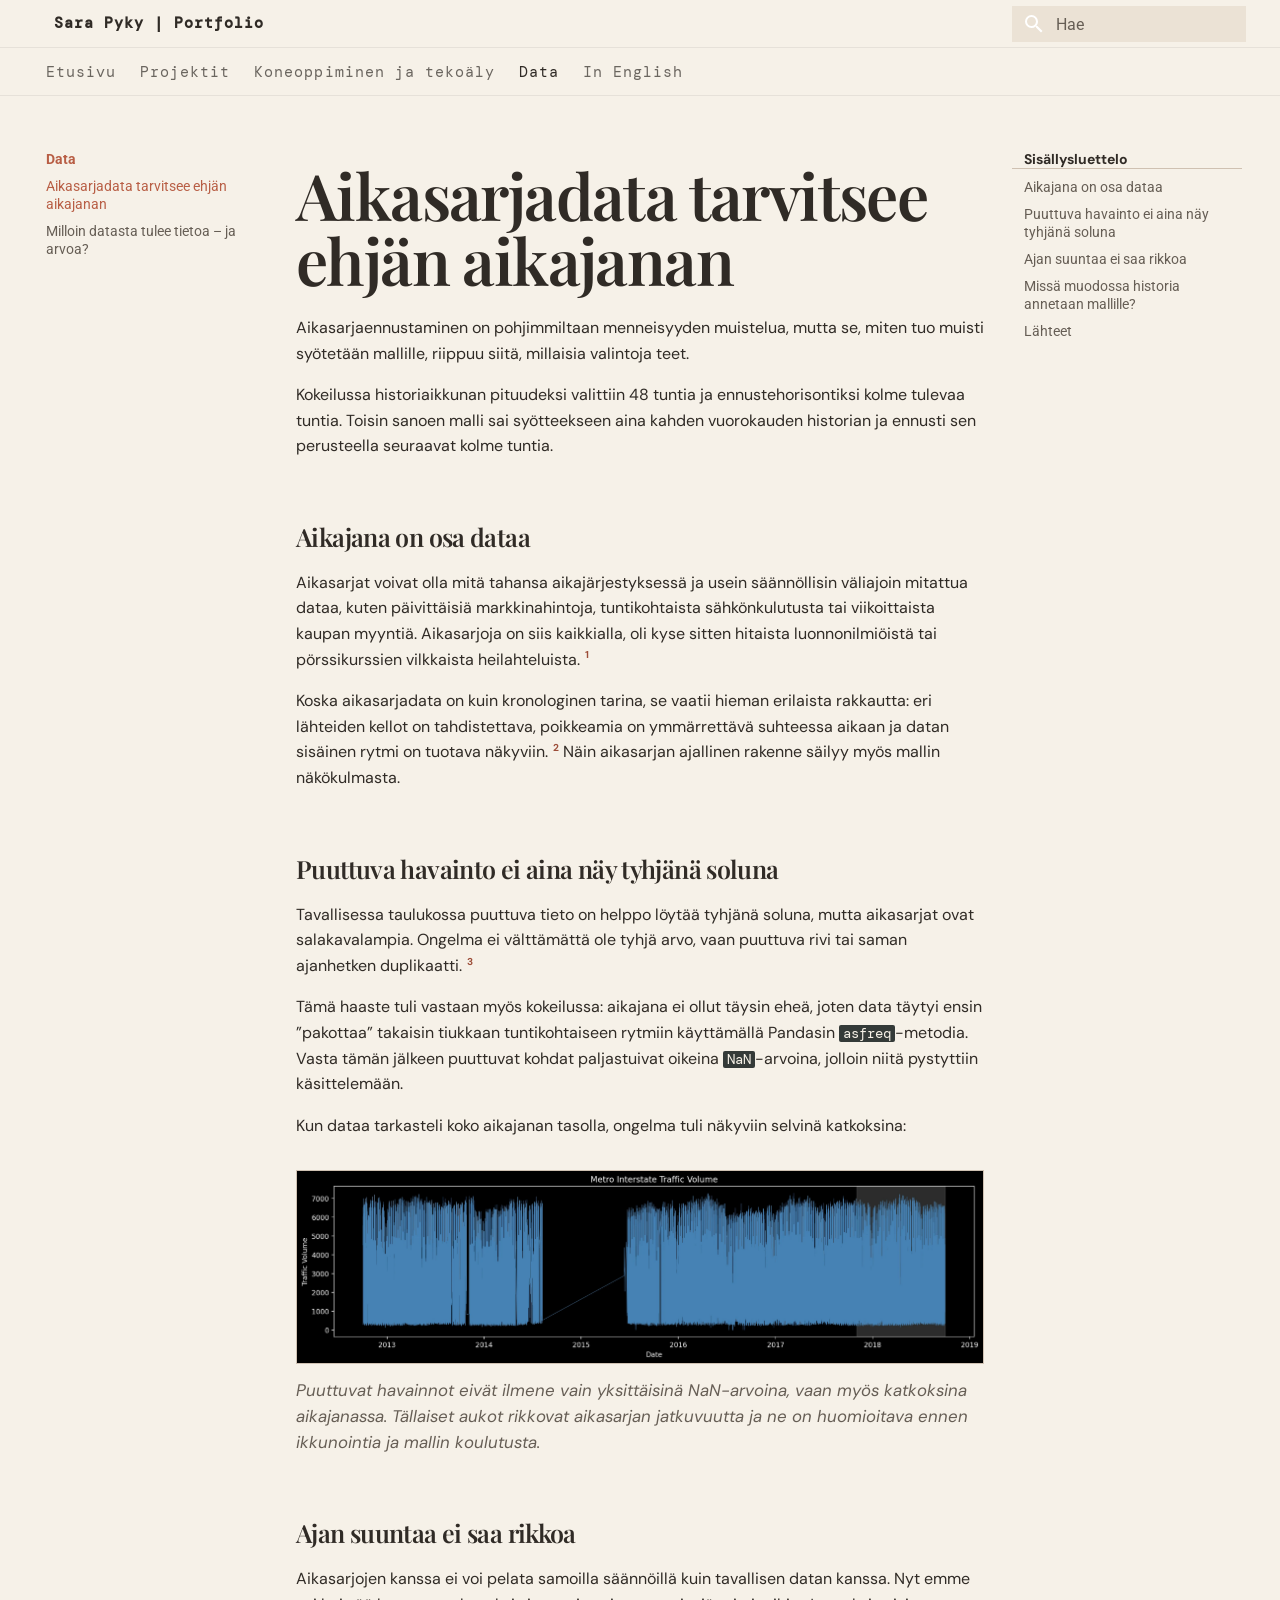
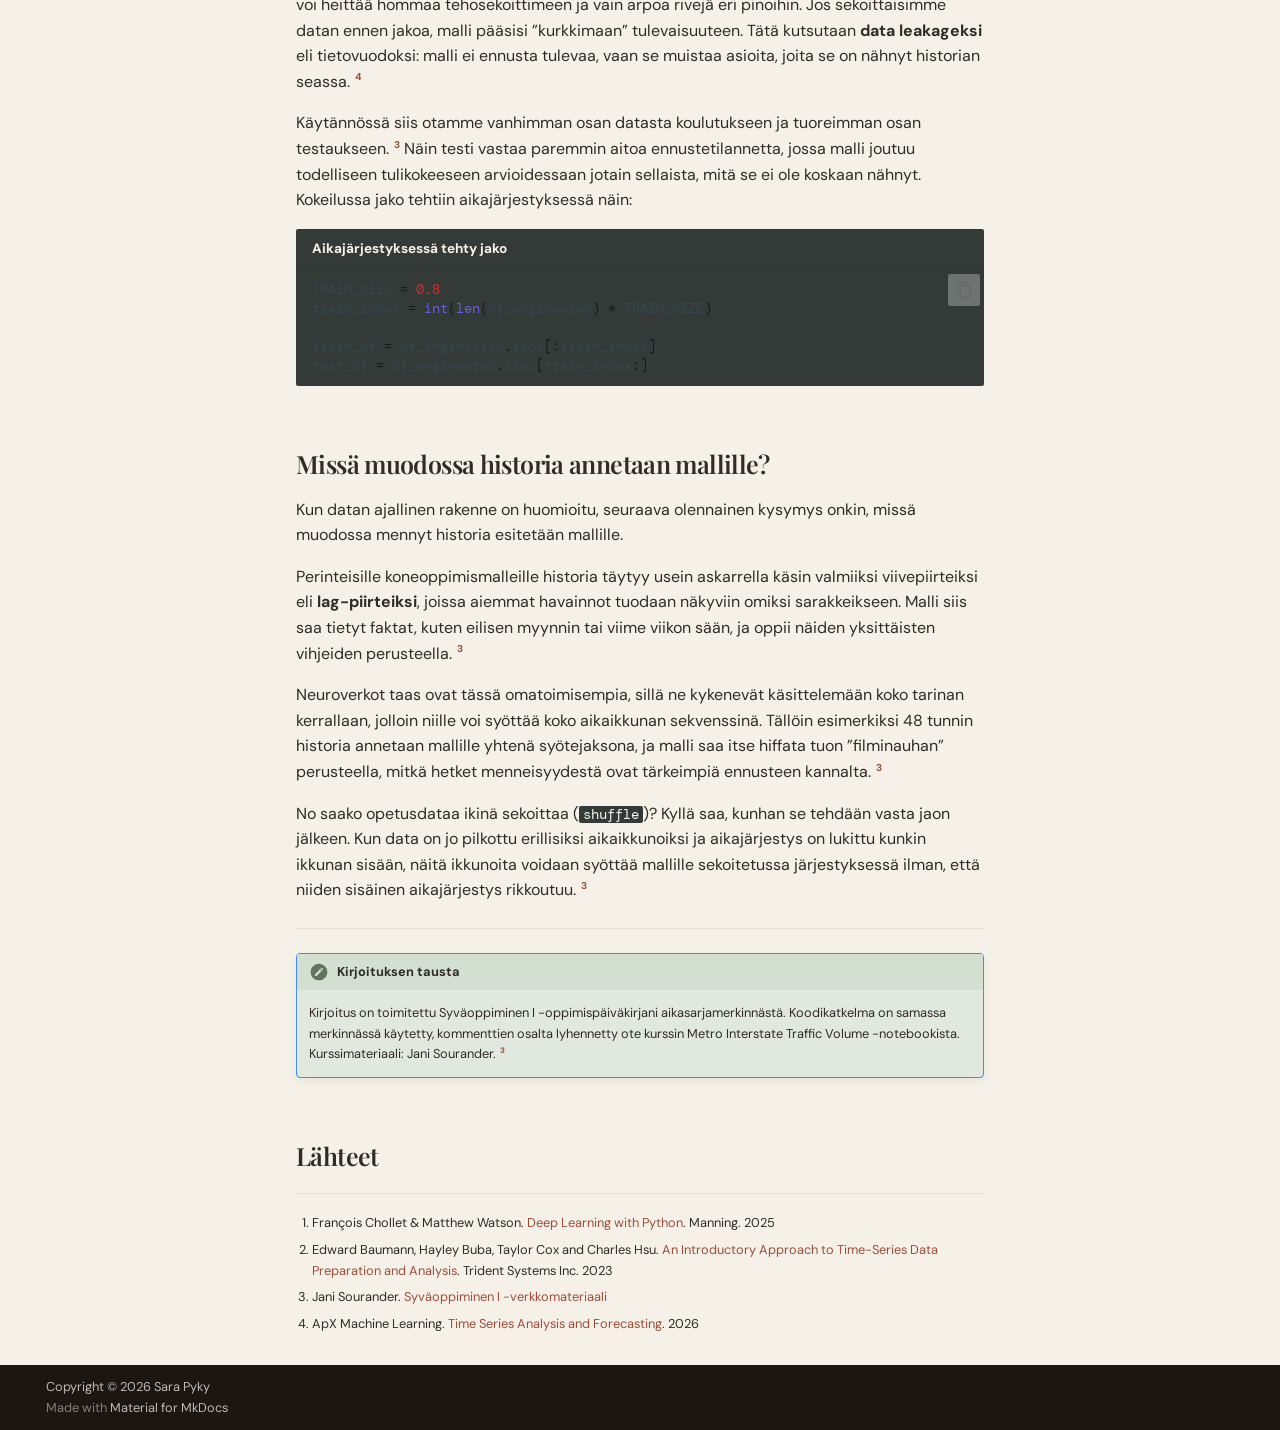
<file: kirjoitukset/aikasarjojen-aikajarjestys/index.html>
<!doctype html>
<html lang="fi" class="no-js">
  <head>
    
      <meta charset="utf-8">
      <meta name="viewport" content="width=device-width,initial-scale=1">
      
        <meta name="description" content="Puuttuvat havainnot, aikajärjestys ja menneen historian esittäminen ennustemallille.">
      
      
      
        <link rel="canonical" href="https://tuuturulla.github.io/kirjoitukset/aikasarjojen-aikajarjestys/">
      
      
        <link rel="prev" href="../genai-hahmon-jatkuvuus/">
      
      
        <link rel="next" href="../datasta-tietoa-ja-arvoa/">
      
      
        
      
      
      <link rel="icon" href="../../assets/images/favicon.png">
      <meta name="generator" content="mkdocs-1.6.1, mkdocs-material-9.8.2">
    
    
      
        <title>Aikasarjadata tarvitsee ehjän aikajanan - Sara Pyky | Portfolio</title>
      
    
    
      <link rel="stylesheet" href="../../assets/stylesheets/main.57a0d79d.min.css">
      
        
        <link rel="stylesheet" href="../../assets/stylesheets/palette.fb2fffe2.min.css">
      
      


    
    
      
    
    
      
        
        
        <link rel="preconnect" href="https://fonts.gstatic.com" crossorigin>
        <link rel="stylesheet" href="https://fonts.googleapis.com/css?family=Roboto:300,300i,400,400i,700,700i%7CRoboto+Mono:400,400i,700,700i&display=fallback">
        <style>:root{--md-text-font:"Roboto";--md-code-font:"Roboto Mono"}</style>
      
    
    
      <link rel="stylesheet" href="../../stylesheets/extra.css">
    
    <script>__md_scope=new URL("../..",location),__md_hash=e=>[...e].reduce(((e,_)=>(e<<5)-e+_.charCodeAt(0)),0),__md_get=(e,_=localStorage,t=__md_scope)=>JSON.parse(_.getItem(t.pathname+"."+e)),__md_set=(e,_,t=localStorage,a=__md_scope)=>{try{t.setItem(a.pathname+"."+e,JSON.stringify(_))}catch(e){}}</script>
    
      

    
    
  </head>
  
  
    
    
      
    
    
    
    
    <body dir="ltr" data-md-color-scheme="portfolio" data-md-color-primary="custom" data-md-color-accent="custom">
  
    
    <input class="md-toggle" data-md-toggle="drawer" type="checkbox" id="__drawer" autocomplete="off">
    <input class="md-toggle" data-md-toggle="search" type="checkbox" id="__search" autocomplete="off">
    <label class="md-overlay" for="__drawer"></label>
    <div data-md-component="skip">
      
        
        <a href="#aikasarjadata-tarvitsee-ehjan-aikajanan" class="md-skip">
          Hyppää sisältöön
        </a>
      
    </div>
    <div data-md-component="announce">
      
    </div>
    
    
      

<header class="md-header" data-md-component="header">
  <nav class="md-header__inner md-grid" aria-label="Ylätunniste">
    <a href="../.." title="Sara Pyky | Portfolio" class="md-header__button md-logo" aria-label="Sara Pyky | Portfolio" data-md-component="logo">
      
  
  <svg xmlns="http://www.w3.org/2000/svg" viewBox="0 0 24 24"><path d="M12 8a3 3 0 0 0 3-3 3 3 0 0 0-3-3 3 3 0 0 0-3 3 3 3 0 0 0 3 3m0 3.54C9.64 9.35 6.5 8 3 8v11c3.5 0 6.64 1.35 9 3.54 2.36-2.19 5.5-3.54 9-3.54V8c-3.5 0-6.64 1.35-9 3.54"/></svg>

    </a>
    <label class="md-header__button md-icon" for="__drawer">
      
      <svg xmlns="http://www.w3.org/2000/svg" viewBox="0 0 24 24"><path d="M3 6h18v2H3zm0 5h18v2H3zm0 5h18v2H3z"/></svg>
    </label>
    <div class="md-header__title" data-md-component="header-title">
      <div class="md-header__ellipsis">
        <div class="md-header__topic">
          <span class="md-ellipsis">
            Sara Pyky | Portfolio
          </span>
        </div>
        <div class="md-header__topic" data-md-component="header-topic">
          <span class="md-ellipsis">
            
              Aikasarjadata tarvitsee ehjän aikajanan
            
          </span>
        </div>
      </div>
    </div>
    
      
        <form class="md-header__option" data-md-component="palette">
  
    
    
    
    <input class="md-option" data-md-color-media="(prefers-color-scheme: light)" data-md-color-scheme="portfolio" data-md-color-primary="custom" data-md-color-accent="custom"  aria-hidden="true"  type="radio" name="__palette" id="__palette_0">
    
  
    
    
    
    <input class="md-option" data-md-color-media="(prefers-color-scheme: dark)" data-md-color-scheme="slate" data-md-color-primary="custom" data-md-color-accent="custom"  aria-hidden="true"  type="radio" name="__palette" id="__palette_1">
    
  
</form>
      
    
    
      <script>var palette=__md_get("__palette");if(palette&&palette.color){if("(prefers-color-scheme)"===palette.color.media){var media=matchMedia("(prefers-color-scheme: light)"),input=document.querySelector(media.matches?"[data-md-color-media='(prefers-color-scheme: light)']":"[data-md-color-media='(prefers-color-scheme: dark)']");palette.color.media=input.getAttribute("data-md-color-media"),palette.color.scheme=input.getAttribute("data-md-color-scheme"),palette.color.primary=input.getAttribute("data-md-color-primary"),palette.color.accent=input.getAttribute("data-md-color-accent")}for(var[key,value]of Object.entries(palette.color))document.body.setAttribute("data-md-color-"+key,value)}</script>
    
    
    
      
      
        <label class="md-header__button md-icon" for="__search">
          
          <svg xmlns="http://www.w3.org/2000/svg" viewBox="0 0 24 24"><path d="M9.5 3A6.5 6.5 0 0 1 16 9.5c0 1.61-.59 3.09-1.56 4.23l.27.27h.79l5 5-1.5 1.5-5-5v-.79l-.27-.27A6.52 6.52 0 0 1 9.5 16 6.5 6.5 0 0 1 3 9.5 6.5 6.5 0 0 1 9.5 3m0 2C7 5 5 7 5 9.5S7 14 9.5 14 14 12 14 9.5 12 5 9.5 5"/></svg>
        </label>
        <div class="md-search" data-md-component="search" role="dialog">
  <label class="md-search__overlay" for="__search"></label>
  <div class="md-search__inner" role="search">
    <form class="md-search__form" name="search">
      <input type="text" class="md-search__input" name="query" aria-label="Hae" placeholder="Hae" autocapitalize="off" autocorrect="off" autocomplete="off" spellcheck="false" data-md-component="search-query" required>
      <label class="md-search__icon md-icon" for="__search">
        
        <svg xmlns="http://www.w3.org/2000/svg" viewBox="0 0 24 24"><path d="M9.5 3A6.5 6.5 0 0 1 16 9.5c0 1.61-.59 3.09-1.56 4.23l.27.27h.79l5 5-1.5 1.5-5-5v-.79l-.27-.27A6.52 6.52 0 0 1 9.5 16 6.5 6.5 0 0 1 3 9.5 6.5 6.5 0 0 1 9.5 3m0 2C7 5 5 7 5 9.5S7 14 9.5 14 14 12 14 9.5 12 5 9.5 5"/></svg>
        
        <svg xmlns="http://www.w3.org/2000/svg" viewBox="0 0 24 24"><path d="M20 11v2H8l5.5 5.5-1.42 1.42L4.16 12l7.92-7.92L13.5 5.5 8 11z"/></svg>
      </label>
      <nav class="md-search__options" aria-label="Haku">
        
        <button type="reset" class="md-search__icon md-icon" title="Tyhjää" aria-label="Tyhjää" tabindex="-1">
          
          <svg xmlns="http://www.w3.org/2000/svg" viewBox="0 0 24 24"><path d="M19 6.41 17.59 5 12 10.59 6.41 5 5 6.41 10.59 12 5 17.59 6.41 19 12 13.41 17.59 19 19 17.59 13.41 12z"/></svg>
        </button>
      </nav>
      
    </form>
    <div class="md-search__output">
      <div class="md-search__scrollwrap" tabindex="0" data-md-scrollfix>
        <div class="md-search-result" data-md-component="search-result">
          <div class="md-search-result__meta">
            Aloitetaan hakua
          </div>
          <ol class="md-search-result__list" role="presentation"></ol>
        </div>
      </div>
    </div>
  </div>
</div>
      
    
    
  </nav>
  
</header>
    
    <div class="md-container" data-md-component="container">
      
      
        
          
            
<nav class="md-tabs" aria-label="Välilehdet" data-md-component="tabs">
  <div class="md-grid">
    <ul class="md-tabs__list">
      
        
  
  
  
  
    <li class="md-tabs__item">
      <a href="../.." class="md-tabs__link">
        
  
  
    
  
  Etusivu

      </a>
    </li>
  

      
        
  
  
  
  
    
    
      <li class="md-tabs__item">
        <a href="../../projektit/menomittari/" class="md-tabs__link">
          
  
  
  Projektit

        </a>
      </li>
    
  

      
        
  
  
  
  
    
    
      <li class="md-tabs__item">
        <a href="../monimutkaisempi-malli/" class="md-tabs__link">
          
  
  
  Koneoppiminen ja tekoäly

        </a>
      </li>
    
  

      
        
  
  
  
    
  
  
    
    
      <li class="md-tabs__item md-tabs__item--active">
        <a href="./" class="md-tabs__link">
          
  
  
  Data

        </a>
      </li>
    
  

      
        
  
  
  
  
    <li class="md-tabs__item">
      <a href="../../en/" class="md-tabs__link">
        
  
  
    
  
  In English

      </a>
    </li>
  

      
    </ul>
  </div>
</nav>
          
        
      
      <main class="md-main" data-md-component="main">
        <div class="md-main__inner md-grid">
          
            
              
              <div class="md-sidebar md-sidebar--primary" data-md-component="sidebar" data-md-type="navigation" >
                <div class="md-sidebar__scrollwrap">
                  <div class="md-sidebar__inner">
                    


  


<nav class="md-nav md-nav--primary md-nav--lifted" aria-label="Navigaatio" data-md-level="0">
  <label class="md-nav__title" for="__drawer">
    <a href="../.." title="Sara Pyky | Portfolio" class="md-nav__button md-logo" aria-label="Sara Pyky | Portfolio" data-md-component="logo">
      
  
  <svg xmlns="http://www.w3.org/2000/svg" viewBox="0 0 24 24"><path d="M12 8a3 3 0 0 0 3-3 3 3 0 0 0-3-3 3 3 0 0 0-3 3 3 3 0 0 0 3 3m0 3.54C9.64 9.35 6.5 8 3 8v11c3.5 0 6.64 1.35 9 3.54 2.36-2.19 5.5-3.54 9-3.54V8c-3.5 0-6.64 1.35-9 3.54"/></svg>

    </a>
    Sara Pyky | Portfolio
  </label>
  
  <ul class="md-nav__list" data-md-scrollfix>
    
      
      
  
  
  
  
    <li class="md-nav__item">
      <a href="../.." class="md-nav__link">
        
  
  
  <span class="md-ellipsis">
    
  
    Etusivu
  

    
  </span>
  
  

      </a>
    </li>
  

    
      
      
  
  
  
  
    
    
    
    
      
      
    
    
    <li class="md-nav__item md-nav__item--nested">
      
        
        
        <input class="md-nav__toggle md-toggle " type="checkbox" id="__nav_2" >
        
          
          <label class="md-nav__link" for="__nav_2" id="__nav_2_label" tabindex="0">
            
  
  
  <span class="md-ellipsis">
    
  
    Projektit
  

    
  </span>
  
  

            <span class="md-nav__icon md-icon"></span>
          </label>
        
        <nav class="md-nav" data-md-level="1" aria-labelledby="__nav_2_label" aria-expanded="false">
          <label class="md-nav__title" for="__nav_2">
            <span class="md-nav__icon md-icon"></span>
            
  
    Projektit
  

          </label>
          <ul class="md-nav__list" data-md-scrollfix>
            
              
                
  
  
  
  
    <li class="md-nav__item">
      <a href="../../projektit/menomittari/" class="md-nav__link">
        
  
  
  <span class="md-ellipsis">
    
  
    Menomittari – mihin rahat menevät?
  

    
  </span>
  
  

      </a>
    </li>
  

              
            
              
                
  
  
  
  
    <li class="md-nav__item">
      <a href="../../projektit/junajumis/" class="md-nav__link">
        
  
  
  <span class="md-ellipsis">
    
  
    JunaJumis – asemat, joissa aikataulu käy kahvilla
  

    
  </span>
  
  

      </a>
    </li>
  

              
            
              
                
  
  
  
  
    <li class="md-nav__item">
      <a href="../../projektit/kaivonkannet/" class="md-nav__link">
        
  
  
  <span class="md-ellipsis">
    
  
    Kaivonkannet konenäöllä
  

    
  </span>
  
  

      </a>
    </li>
  

              
            
          </ul>
        </nav>
      
    </li>
  

    
      
      
  
  
  
  
    
    
    
    
      
      
    
    
    <li class="md-nav__item md-nav__item--nested">
      
        
        
        <input class="md-nav__toggle md-toggle " type="checkbox" id="__nav_3" >
        
          
          <label class="md-nav__link" for="__nav_3" id="__nav_3_label" tabindex="0">
            
  
  
  <span class="md-ellipsis">
    
  
    Koneoppiminen ja tekoäly
  

    
  </span>
  
  

            <span class="md-nav__icon md-icon"></span>
          </label>
        
        <nav class="md-nav" data-md-level="1" aria-labelledby="__nav_3_label" aria-expanded="false">
          <label class="md-nav__title" for="__nav_3">
            <span class="md-nav__icon md-icon"></span>
            
  
    Koneoppiminen ja tekoäly
  

          </label>
          <ul class="md-nav__list" data-md-scrollfix>
            
              
                
  
  
  
  
    <li class="md-nav__item">
      <a href="../monimutkaisempi-malli/" class="md-nav__link">
        
  
  
  <span class="md-ellipsis">
    
  
    Monimutkaisempi malli ei ole automaattisesti parempi
  

    
  </span>
  
  

      </a>
    </li>
  

              
            
              
                
  
  
  
  
    <li class="md-nav__item">
      <a href="../kieli-ja-konteksti/" class="md-nav__link">
        
  
  
  <span class="md-ellipsis">
    
  
    Sanoista numeroiksi
  

    
  </span>
  
  

      </a>
    </li>
  

              
            
              
                
  
  
  
  
    <li class="md-nav__item">
      <a href="../genai-hahmon-jatkuvuus/" class="md-nav__link">
        
  
  
  <span class="md-ellipsis">
    
  
    Kun malli vaihtuu: hahmon jatkuvuus generatiivisessa kuvassa
  

    
  </span>
  
  

      </a>
    </li>
  

              
            
          </ul>
        </nav>
      
    </li>
  

    
      
      
  
  
    
  
  
  
    
    
    
    
      
        
        
      
      
    
    
    <li class="md-nav__item md-nav__item--active md-nav__item--section md-nav__item--nested">
      
        
        
        <input class="md-nav__toggle md-toggle " type="checkbox" id="__nav_4" checked>
        
          
          <label class="md-nav__link" for="__nav_4" id="__nav_4_label" tabindex="">
            
  
  
  <span class="md-ellipsis">
    
  
    Data
  

    
  </span>
  
  

            <span class="md-nav__icon md-icon"></span>
          </label>
        
        <nav class="md-nav" data-md-level="1" aria-labelledby="__nav_4_label" aria-expanded="true">
          <label class="md-nav__title" for="__nav_4">
            <span class="md-nav__icon md-icon"></span>
            
  
    Data
  

          </label>
          <ul class="md-nav__list" data-md-scrollfix>
            
              
                
  
  
    
  
  
  
    <li class="md-nav__item md-nav__item--active">
      
      <input class="md-nav__toggle md-toggle" type="checkbox" id="__toc">
      
      
        
      
      
        <label class="md-nav__link md-nav__link--active" for="__toc">
          
  
  
  <span class="md-ellipsis">
    
  
    Aikasarjadata tarvitsee ehjän aikajanan
  

    
  </span>
  
  

          <span class="md-nav__icon md-icon"></span>
        </label>
      
      <a href="./" class="md-nav__link md-nav__link--active">
        
  
  
  <span class="md-ellipsis">
    
  
    Aikasarjadata tarvitsee ehjän aikajanan
  

    
  </span>
  
  

      </a>
      
        

<nav class="md-nav md-nav--secondary" aria-label="Sisällysluettelo">
  
  
  
    
  
  
    <label class="md-nav__title" for="__toc">
      <span class="md-nav__icon md-icon"></span>
      Sisällysluettelo
    </label>
    <ul class="md-nav__list" data-md-component="toc" data-md-scrollfix>
      
        <li class="md-nav__item">
  <a href="#aikajana-on-osa-dataa" class="md-nav__link">
    <span class="md-ellipsis">
      
        Aikajana on osa dataa
      
    </span>
  </a>
  
</li>
      
        <li class="md-nav__item">
  <a href="#puuttuva-havainto-ei-aina-nay-tyhjana-soluna" class="md-nav__link">
    <span class="md-ellipsis">
      
        Puuttuva havainto ei aina näy tyhjänä soluna
      
    </span>
  </a>
  
</li>
      
        <li class="md-nav__item">
  <a href="#ajan-suuntaa-ei-saa-rikkoa" class="md-nav__link">
    <span class="md-ellipsis">
      
        Ajan suuntaa ei saa rikkoa
      
    </span>
  </a>
  
</li>
      
        <li class="md-nav__item">
  <a href="#missa-muodossa-historia-annetaan-mallille" class="md-nav__link">
    <span class="md-ellipsis">
      
        Missä muodossa historia annetaan mallille?
      
    </span>
  </a>
  
</li>
      
        <li class="md-nav__item">
  <a href="#lahteet" class="md-nav__link">
    <span class="md-ellipsis">
      
        Lähteet
      
    </span>
  </a>
  
</li>
      
    </ul>
  
</nav>
      
    </li>
  

              
            
              
                
  
  
  
  
    <li class="md-nav__item">
      <a href="../datasta-tietoa-ja-arvoa/" class="md-nav__link">
        
  
  
  <span class="md-ellipsis">
    
  
    Milloin datasta tulee tietoa – ja arvoa?
  

    
  </span>
  
  

      </a>
    </li>
  

              
            
          </ul>
        </nav>
      
    </li>
  

    
      
      
  
  
  
  
    <li class="md-nav__item">
      <a href="../../en/" class="md-nav__link">
        
  
  
  <span class="md-ellipsis">
    
  
    In English
  

    
  </span>
  
  

      </a>
    </li>
  

    
  </ul>
</nav>
                  </div>
                </div>
              </div>
            
            
              
              <div class="md-sidebar md-sidebar--secondary" data-md-component="sidebar" data-md-type="toc" >
                <div class="md-sidebar__scrollwrap">
                  <div class="md-sidebar__inner">
                    

<nav class="md-nav md-nav--secondary" aria-label="Sisällysluettelo">
  
  
  
    
  
  
    <label class="md-nav__title" for="__toc">
      <span class="md-nav__icon md-icon"></span>
      Sisällysluettelo
    </label>
    <ul class="md-nav__list" data-md-component="toc" data-md-scrollfix>
      
        <li class="md-nav__item">
  <a href="#aikajana-on-osa-dataa" class="md-nav__link">
    <span class="md-ellipsis">
      
        Aikajana on osa dataa
      
    </span>
  </a>
  
</li>
      
        <li class="md-nav__item">
  <a href="#puuttuva-havainto-ei-aina-nay-tyhjana-soluna" class="md-nav__link">
    <span class="md-ellipsis">
      
        Puuttuva havainto ei aina näy tyhjänä soluna
      
    </span>
  </a>
  
</li>
      
        <li class="md-nav__item">
  <a href="#ajan-suuntaa-ei-saa-rikkoa" class="md-nav__link">
    <span class="md-ellipsis">
      
        Ajan suuntaa ei saa rikkoa
      
    </span>
  </a>
  
</li>
      
        <li class="md-nav__item">
  <a href="#missa-muodossa-historia-annetaan-mallille" class="md-nav__link">
    <span class="md-ellipsis">
      
        Missä muodossa historia annetaan mallille?
      
    </span>
  </a>
  
</li>
      
        <li class="md-nav__item">
  <a href="#lahteet" class="md-nav__link">
    <span class="md-ellipsis">
      
        Lähteet
      
    </span>
  </a>
  
</li>
      
    </ul>
  
</nav>
                  </div>
                </div>
              </div>
            
          
          
            <div class="md-content" data-md-component="content">
              
              <article class="md-content__inner md-typeset">
                
                  



<h1 id="aikasarjadata-tarvitsee-ehjan-aikajanan">Aikasarjadata tarvitsee ehjän aikajanan</h1>
<p>Aikasarjaennustaminen on pohjimmiltaan menneisyyden muistelua, mutta se, miten tuo muisti syötetään mallille, riippuu siitä, millaisia valintoja teet.</p>
<p>Kokeilussa historiaikkunan pituudeksi valittiin 48 tuntia ja ennustehorisontiksi kolme tulevaa tuntia. Toisin sanoen malli sai syötteekseen aina kahden vuorokauden historian ja ennusti sen perusteella seuraavat kolme tuntia.</p>
<h2 id="aikajana-on-osa-dataa">Aikajana on osa dataa</h2>
<p>Aikasarjat voivat olla mitä tahansa aikajärjestyksessä ja usein säännöllisin väliajoin mitattua dataa, kuten päivittäisiä markkinahintoja, tuntikohtaista sähkönkulutusta tai viikoittaista kaupan myyntiä. Aikasarjoja on siis kaikkialla, oli kyse sitten hitaista luonnonilmiöistä tai pörssikurssien vilkkaista heilahteluista. <sup id="fnref:deep"><a class="footnote-ref" href="#fn:deep">1</a></sup></p>
<p>Koska aikasarjadata on kuin kronologinen tarina, se vaatii hieman erilaista rakkautta: eri lähteiden kellot on tahdistettava, poikkeamia on ymmärrettävä suhteessa aikaan ja datan sisäinen rytmi on tuotava näkyviin. <sup id="fnref:trid"><a class="footnote-ref" href="#fn:trid">2</a></sup> Näin aikasarjan ajallinen rakenne säilyy myös mallin näkökulmasta.</p>
<h2 id="puuttuva-havainto-ei-aina-nay-tyhjana-soluna">Puuttuva havainto ei aina näy tyhjänä soluna</h2>
<p>Tavallisessa taulukossa puuttuva tieto on helppo löytää tyhjänä soluna, mutta aikasarjat ovat salakavalampia. Ongelma ei välttämättä ole tyhjä arvo, vaan puuttuva rivi tai saman ajanhetken duplikaatti. <sup id="fnref:sour"><a class="footnote-ref" href="#fn:sour">3</a></sup></p>
<p>Tämä haaste tuli vastaan myös kokeilussa: aikajana ei ollut täysin eheä, joten data täytyi ensin ”pakottaa” takaisin tiukkaan tuntikohtaiseen rytmiin käyttämällä Pandasin <code>asfreq</code>-metodia. Vasta tämän jälkeen puuttuvat kohdat paljastuivat oikeina <code>NaN</code>-arvoina, jolloin niitä pystyttiin käsittelemään.</p>
<p>Kun dataa tarkasteli koko aikajanan tasolla, ongelma tuli näkyviin selvinä katkoksina:</p>
<p><img alt="Aikasarjan havainnoissa näkyvät katkokset" class="evidence-image" src="../../assets/aikasarjanan.webp" /></p>
<p><em>Puuttuvat havainnot eivät ilmene vain yksittäisinä NaN-arvoina, vaan myös katkoksina aikajanassa. Tällaiset aukot rikkovat aikasarjan jatkuvuutta ja ne on huomioitava ennen ikkunointia ja mallin koulutusta.</em></p>
<h2 id="ajan-suuntaa-ei-saa-rikkoa">Ajan suuntaa ei saa rikkoa</h2>
<p>Aikasarjojen kanssa ei voi pelata samoilla säännöillä kuin tavallisen datan kanssa. Nyt emme voi heittää hommaa tehosekoittimeen ja vain arpoa rivejä eri pinoihin. Jos sekoittaisimme datan ennen jakoa, malli pääsisi ”kurkkimaan” tulevaisuuteen. Tätä kutsutaan <strong>data leakageksi</strong> eli tietovuodoksi: malli ei ennusta tulevaa, vaan se muistaa asioita, joita se on nähnyt historian seassa. <sup id="fnref:apx"><a class="footnote-ref" href="#fn:apx">4</a></sup></p>
<p>Käytännössä siis otamme vanhimman osan datasta koulutukseen ja tuoreimman osan testaukseen. <sup id="fnref2:sour"><a class="footnote-ref" href="#fn:sour">3</a></sup> Näin testi vastaa paremmin aitoa ennustetilannetta, jossa malli joutuu todelliseen tulikokeeseen arvioidessaan jotain sellaista, mitä se ei ole koskaan nähnyt. Kokeilussa jako tehtiin aikajärjestyksessä näin:</p>
<div class="language-python highlight"><span class="filename">Aikajärjestyksessä tehty jako</span><pre><span></span><code><span id="__span-0-1"><a id="__codelineno-0-1" name="__codelineno-0-1" href="#__codelineno-0-1"></a><span class="n">TRAIN_SIZE</span> <span class="o">=</span> <span class="mf">0.8</span>
</span><span id="__span-0-2"><a id="__codelineno-0-2" name="__codelineno-0-2" href="#__codelineno-0-2"></a><span class="n">train_index</span> <span class="o">=</span> <span class="nb">int</span><span class="p">(</span><span class="nb">len</span><span class="p">(</span><span class="n">df_engineered</span><span class="p">)</span> <span class="o">*</span> <span class="n">TRAIN_SIZE</span><span class="p">)</span>
</span><span id="__span-0-3"><a id="__codelineno-0-3" name="__codelineno-0-3" href="#__codelineno-0-3"></a>
</span><span id="__span-0-4"><a id="__codelineno-0-4" name="__codelineno-0-4" href="#__codelineno-0-4"></a><span class="n">train_df</span> <span class="o">=</span> <span class="n">df_engineered</span><span class="o">.</span><span class="n">iloc</span><span class="p">[:</span><span class="n">train_index</span><span class="p">]</span>
</span><span id="__span-0-5"><a id="__codelineno-0-5" name="__codelineno-0-5" href="#__codelineno-0-5"></a><span class="n">test_df</span> <span class="o">=</span> <span class="n">df_engineered</span><span class="o">.</span><span class="n">iloc</span><span class="p">[</span><span class="n">train_index</span><span class="p">:]</span>
</span></code></pre></div>
<h2 id="missa-muodossa-historia-annetaan-mallille">Missä muodossa historia annetaan mallille?</h2>
<p>Kun datan ajallinen rakenne on huomioitu, seuraava olennainen kysymys onkin, missä muodossa mennyt historia esitetään mallille.</p>
<p>Perinteisille koneoppimismalleille historia täytyy usein askarrella käsin valmiiksi viivepiirteiksi eli <strong>lag-piirteiksi</strong>, joissa aiemmat havainnot tuodaan näkyviin omiksi sarakkeikseen. Malli siis saa tietyt faktat, kuten eilisen myynnin tai viime viikon sään, ja oppii näiden yksittäisten vihjeiden perusteella. <sup id="fnref3:sour"><a class="footnote-ref" href="#fn:sour">3</a></sup></p>
<p>Neuroverkot taas ovat tässä omatoimisempia, sillä ne kykenevät käsittelemään koko tarinan kerrallaan, jolloin niille voi syöttää koko aikaikkunan sekvenssinä. Tällöin esimerkiksi 48 tunnin historia annetaan mallille yhtenä syötejaksona, ja malli saa itse hiffata tuon ”filminauhan” perusteella, mitkä hetket menneisyydestä ovat tärkeimpiä ennusteen kannalta. <sup id="fnref4:sour"><a class="footnote-ref" href="#fn:sour">3</a></sup></p>
<p>No saako opetusdataa ikinä sekoittaa (<code>shuffle</code>)? Kyllä saa, kunhan se tehdään vasta jaon jälkeen. Kun data on jo pilkottu erillisiksi aikaikkunoiksi ja aikajärjestys on lukittu kunkin ikkunan sisään, näitä ikkunoita voidaan syöttää mallille sekoitetussa järjestyksessä ilman, että niiden sisäinen aikajärjestys rikkoutuu. <sup id="fnref5:sour"><a class="footnote-ref" href="#fn:sour">3</a></sup></p>
<hr />
<div class="admonition note">
<p class="admonition-title">Kirjoituksen tausta</p>
<p>Kirjoitus on toimitettu Syväoppiminen I -oppimispäiväkirjani aikasarjamerkinnästä. Koodikatkelma on samassa merkinnässä käytetty, kommenttien osalta lyhennetty ote kurssin Metro Interstate Traffic Volume -notebookista. Kurssimateriaali: Jani Sourander. <sup id="fnref6:sour"><a class="footnote-ref" href="#fn:sour">3</a></sup></p>
</div>
<h2 id="lahteet">Lähteet</h2>
<div class="footnote">
<hr />
<ol>
<li id="fn:deep">
<p>François Chollet &amp; Matthew Watson. <a href="https://deeplearningwithpython.io/">Deep Learning with Python</a>. Manning. 2025&#160;<a class="footnote-backref" href="#fnref:deep" title="Jump back to footnote 1 in the text">&#8617;</a></p>
</li>
<li id="fn:trid">
<p>Edward Baumann, Hayley Buba, Taylor Cox and Charles Hsu. <a href="https://www.researchgate.net/publication/375200886_An_Introductory_Approach_to_Time-Series_Data_Preparation_and_Analysis">An Introductory Approach to Time-Series Data Preparation and Analysis</a>. Trident Systems Inc. 2023&#160;<a class="footnote-backref" href="#fnref:trid" title="Jump back to footnote 2 in the text">&#8617;</a></p>
</li>
<li id="fn:sour">
<p>Jani Sourander. <a href="https://sourander.github.io/syvaoppiminen/">Syväoppiminen I -verkkomateriaali</a>&#160;<a class="footnote-backref" href="#fnref:sour" title="Jump back to footnote 3 in the text">&#8617;</a><a class="footnote-backref" href="#fnref2:sour" title="Jump back to footnote 3 in the text">&#8617;</a><a class="footnote-backref" href="#fnref3:sour" title="Jump back to footnote 3 in the text">&#8617;</a><a class="footnote-backref" href="#fnref4:sour" title="Jump back to footnote 3 in the text">&#8617;</a><a class="footnote-backref" href="#fnref5:sour" title="Jump back to footnote 3 in the text">&#8617;</a><a class="footnote-backref" href="#fnref6:sour" title="Jump back to footnote 3 in the text">&#8617;</a></p>
</li>
<li id="fn:apx">
<p>ApX Machine Learning. <a href="https://apxml.com/courses/time-series-analysis-forecasting">Time Series Analysis and Forecasting</a>. 2026&#160;<a class="footnote-backref" href="#fnref:apx" title="Jump back to footnote 4 in the text">&#8617;</a></p>
</li>
</ol>
</div>







  
  






                
              </article>
            </div>
          
          
<script>var target=document.getElementById(location.hash.slice(1));target&&target.name&&(target.checked=target.name.startsWith("__tabbed_"))</script>
        </div>
        
          <button type="button" class="md-top md-icon" data-md-component="top" hidden>
  
  <svg xmlns="http://www.w3.org/2000/svg" viewBox="0 0 24 24"><path d="M13 20h-2V8l-5.5 5.5-1.42-1.42L12 4.16l7.92 7.92-1.42 1.42L13 8z"/></svg>
  Takaisin ylös
</button>
        
      </main>
      
        <footer class="md-footer">
  
  <div class="md-footer-meta md-typeset">
    <div class="md-footer-meta__inner md-grid">
      <div class="md-copyright">
  
    <div class="md-copyright__highlight">
      Copyright &copy; 2026 Sara Pyky
    </div>
  
  
    Made with
    <a href="https://squidfunk.github.io/mkdocs-material/" target="_blank" rel="noopener">
      Material for MkDocs
    </a>
  
</div>
      
    </div>
  </div>
</footer>
      
    </div>
    <div class="md-dialog" data-md-component="dialog">
      <div class="md-dialog__inner md-typeset"></div>
    </div>
    
    
    
      
      
      <script id="__config" type="application/json">{"annotate": null, "base": "../..", "features": ["navigation.tabs", "navigation.top", "content.code.copy"], "search": "../../assets/javascripts/workers/search.a7633da7.min.js", "tags": null, "translations": {"clipboard.copied": "Kopioitu leikep\u00f6yd\u00e4lle", "clipboard.copy": "Kopioi leikep\u00f6yd\u00e4lle", "search.result.more.one": "1 lis\u00e4\u00e4 t\u00e4ll\u00e4 sivulla", "search.result.more.other": "# lis\u00e4\u00e4 t\u00e4ll\u00e4 sivulla", "search.result.none": "Ei t\u00e4sm\u00e4\u00e4vi\u00e4 dokumentteja", "search.result.one": "1 t\u00e4sm\u00e4\u00e4v\u00e4 dokumentti", "search.result.other": "# t\u00e4sm\u00e4\u00e4v\u00e4\u00e4 dokumenttia", "search.result.placeholder": "Kirjoita aloittaaksesi haun", "search.result.term.missing": "Puuttuu", "select.version": "Valitse versio"}, "version": null}</script>
    
    
      <script src="../../assets/javascripts/bundle.a5f9d56c.min.js"></script>
      
    
  </body>
</html>
</file>
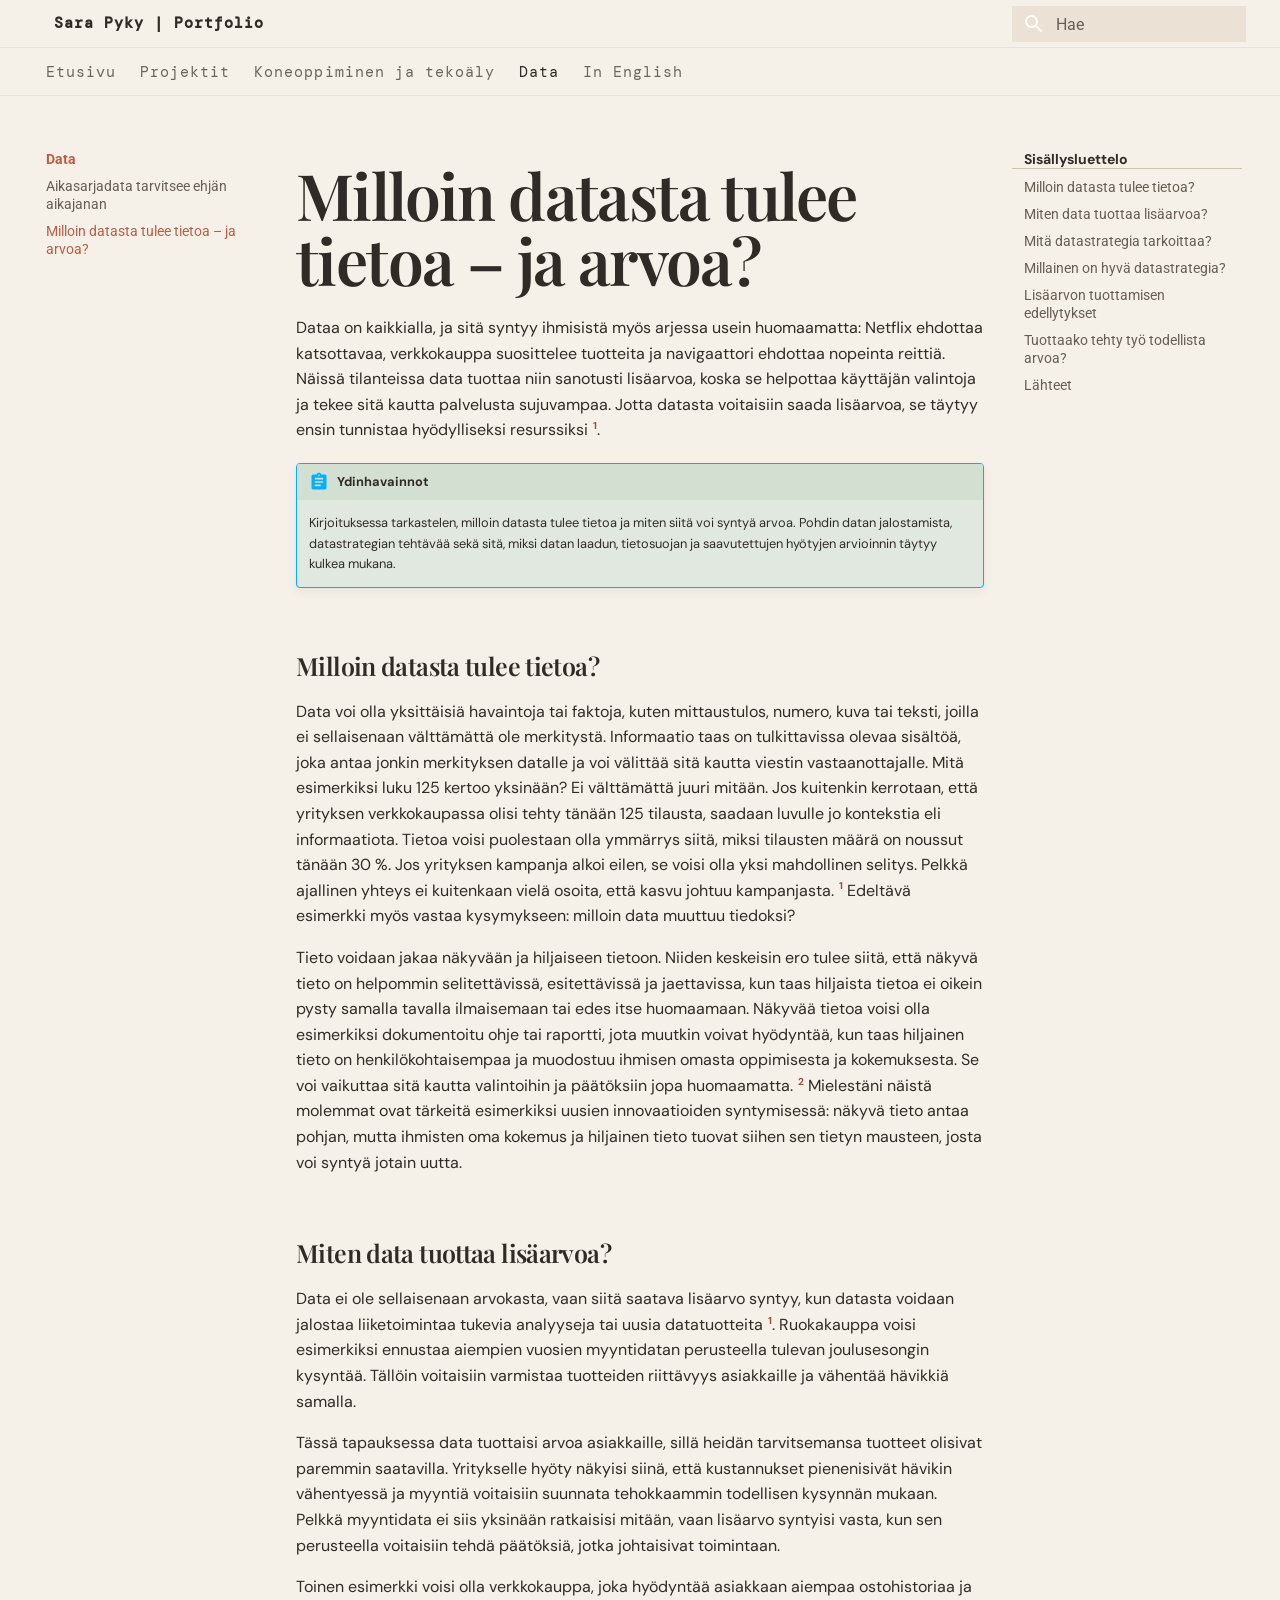
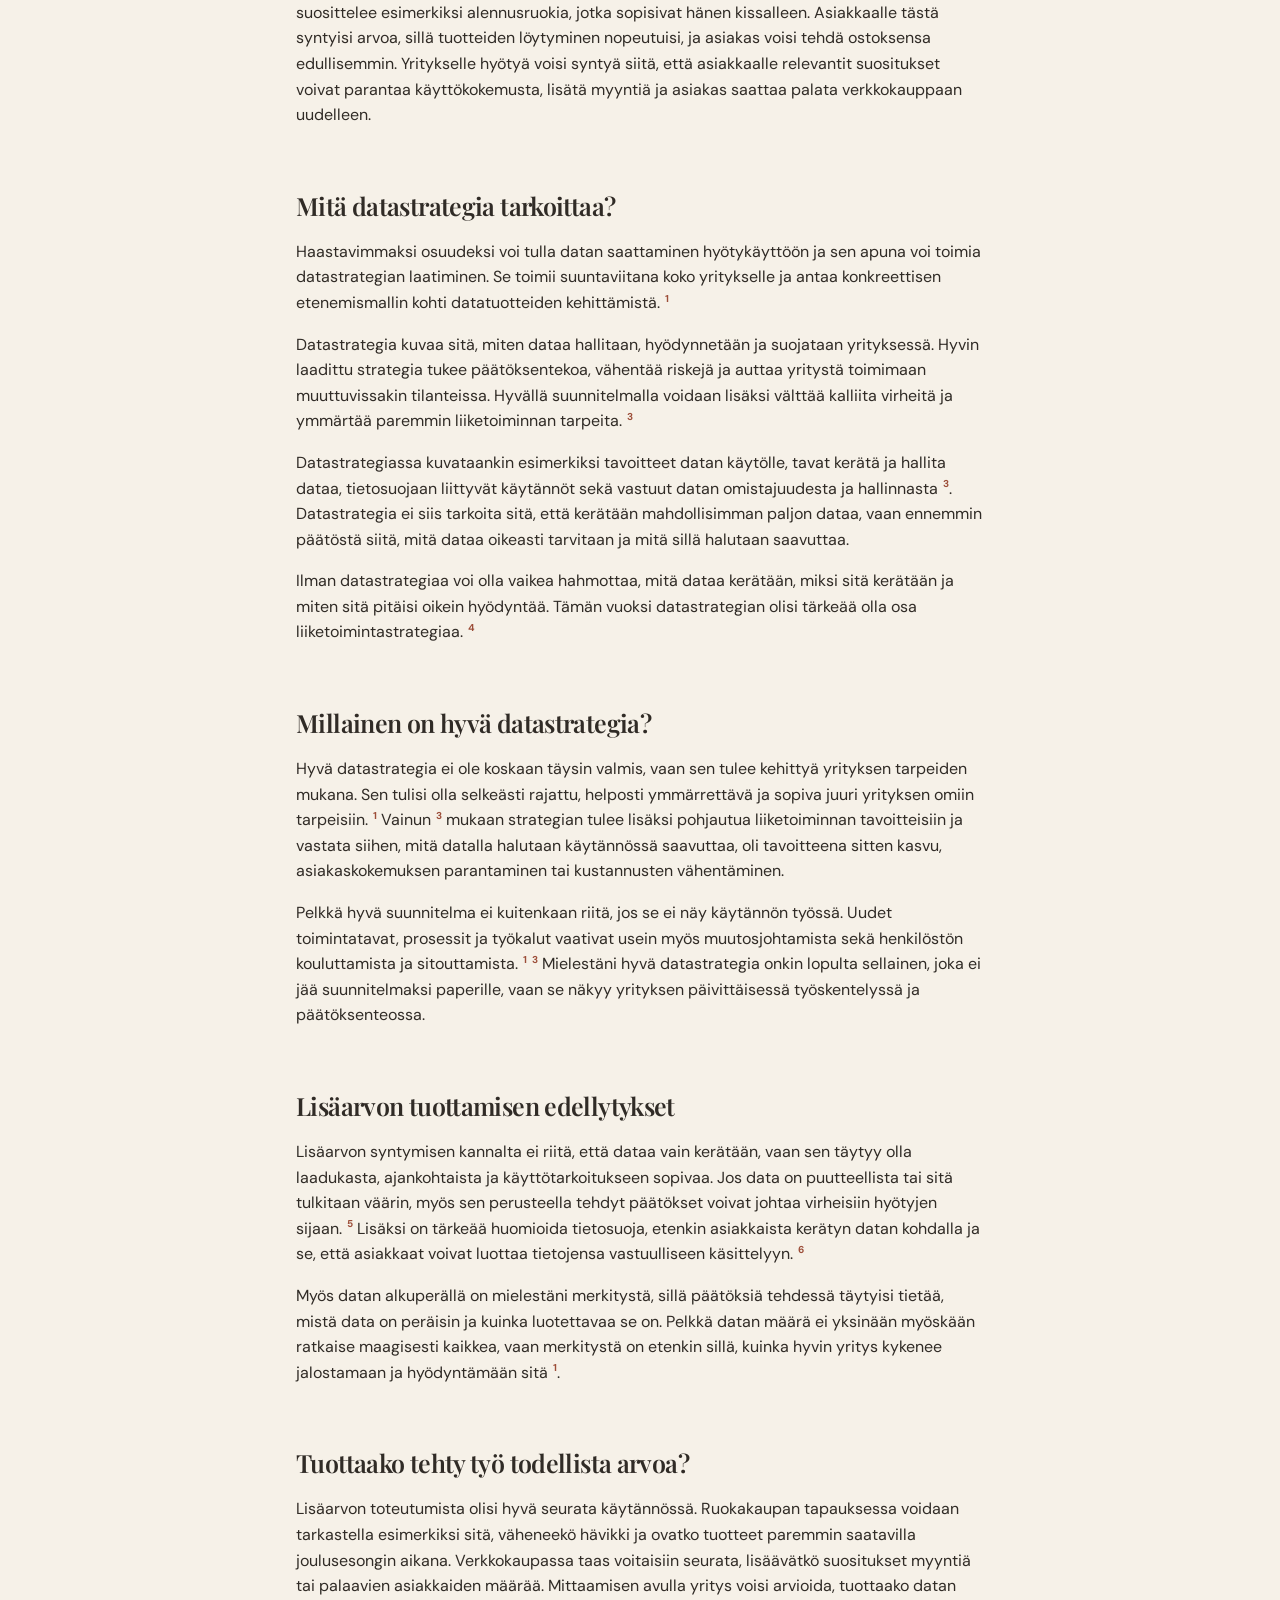
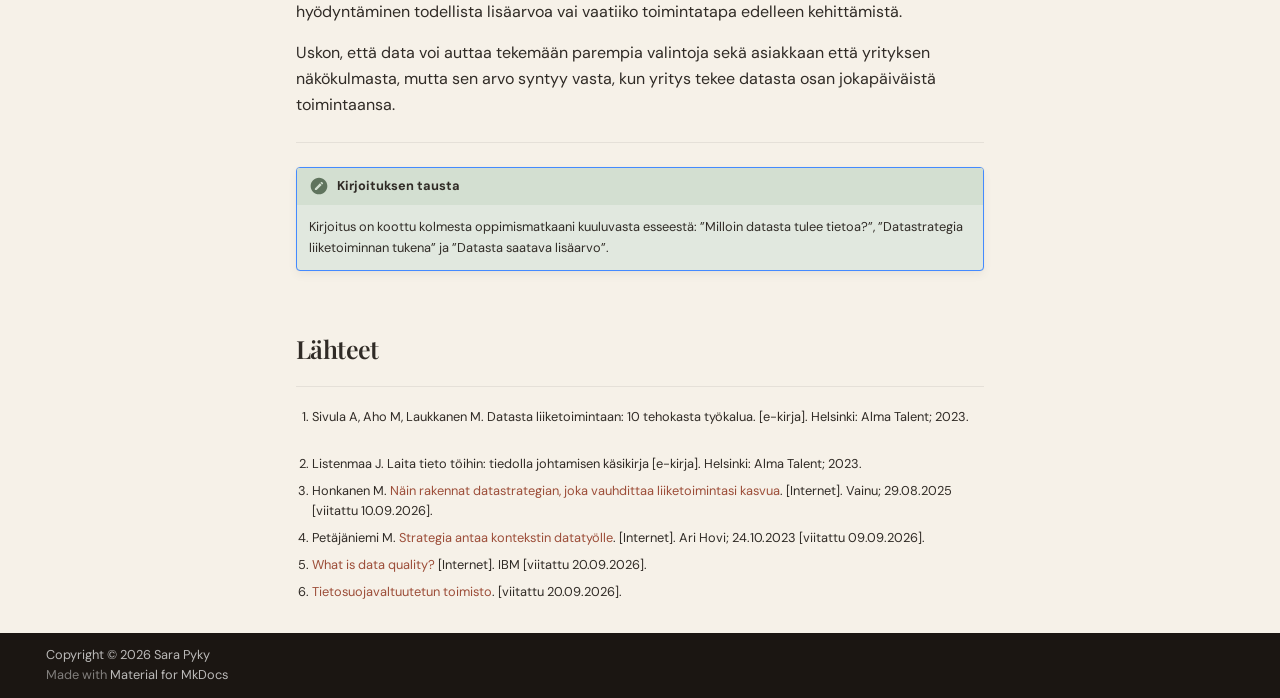
<file: kirjoitukset/datasta-tietoa-ja-arvoa/index.html>
<!doctype html>
<html lang="fi" class="no-js">
  <head>
    
      <meta charset="utf-8">
      <meta name="viewport" content="width=device-width,initial-scale=1">
      
        <meta name="description" content="Pohdintaa datan ymmärtämisestä, datastrategiasta ja datasta saatavasta lisäarvosta kolmen oppimistekstin pohjalta.">
      
      
      
        <link rel="canonical" href="https://tuuturulla.github.io/kirjoitukset/datasta-tietoa-ja-arvoa/">
      
      
        <link rel="prev" href="../aikasarjojen-aikajarjestys/">
      
      
        <link rel="next" href="../../en/">
      
      
        
      
      
      <link rel="icon" href="../../assets/images/favicon.png">
      <meta name="generator" content="mkdocs-1.6.1, mkdocs-material-9.8.2">
    
    
      
        <title>Milloin datasta tulee tietoa – ja arvoa? - Sara Pyky | Portfolio</title>
      
    
    
      <link rel="stylesheet" href="../../assets/stylesheets/main.57a0d79d.min.css">
      
        
        <link rel="stylesheet" href="../../assets/stylesheets/palette.fb2fffe2.min.css">
      
      


    
    
      
    
    
      
        
        
        <link rel="preconnect" href="https://fonts.gstatic.com" crossorigin>
        <link rel="stylesheet" href="https://fonts.googleapis.com/css?family=Roboto:300,300i,400,400i,700,700i%7CRoboto+Mono:400,400i,700,700i&display=fallback">
        <style>:root{--md-text-font:"Roboto";--md-code-font:"Roboto Mono"}</style>
      
    
    
      <link rel="stylesheet" href="../../stylesheets/extra.css">
    
    <script>__md_scope=new URL("../..",location),__md_hash=e=>[...e].reduce(((e,_)=>(e<<5)-e+_.charCodeAt(0)),0),__md_get=(e,_=localStorage,t=__md_scope)=>JSON.parse(_.getItem(t.pathname+"."+e)),__md_set=(e,_,t=localStorage,a=__md_scope)=>{try{t.setItem(a.pathname+"."+e,JSON.stringify(_))}catch(e){}}</script>
    
      

    
    
  </head>
  
  
    
    
      
    
    
    
    
    <body dir="ltr" data-md-color-scheme="portfolio" data-md-color-primary="custom" data-md-color-accent="custom">
  
    
    <input class="md-toggle" data-md-toggle="drawer" type="checkbox" id="__drawer" autocomplete="off">
    <input class="md-toggle" data-md-toggle="search" type="checkbox" id="__search" autocomplete="off">
    <label class="md-overlay" for="__drawer"></label>
    <div data-md-component="skip">
      
        
        <a href="#milloin-datasta-tulee-tietoa-ja-arvoa" class="md-skip">
          Hyppää sisältöön
        </a>
      
    </div>
    <div data-md-component="announce">
      
    </div>
    
    
      

<header class="md-header" data-md-component="header">
  <nav class="md-header__inner md-grid" aria-label="Ylätunniste">
    <a href="../.." title="Sara Pyky | Portfolio" class="md-header__button md-logo" aria-label="Sara Pyky | Portfolio" data-md-component="logo">
      
  
  <svg xmlns="http://www.w3.org/2000/svg" viewBox="0 0 24 24"><path d="M12 8a3 3 0 0 0 3-3 3 3 0 0 0-3-3 3 3 0 0 0-3 3 3 3 0 0 0 3 3m0 3.54C9.64 9.35 6.5 8 3 8v11c3.5 0 6.64 1.35 9 3.54 2.36-2.19 5.5-3.54 9-3.54V8c-3.5 0-6.64 1.35-9 3.54"/></svg>

    </a>
    <label class="md-header__button md-icon" for="__drawer">
      
      <svg xmlns="http://www.w3.org/2000/svg" viewBox="0 0 24 24"><path d="M3 6h18v2H3zm0 5h18v2H3zm0 5h18v2H3z"/></svg>
    </label>
    <div class="md-header__title" data-md-component="header-title">
      <div class="md-header__ellipsis">
        <div class="md-header__topic">
          <span class="md-ellipsis">
            Sara Pyky | Portfolio
          </span>
        </div>
        <div class="md-header__topic" data-md-component="header-topic">
          <span class="md-ellipsis">
            
              Milloin datasta tulee tietoa – ja arvoa?
            
          </span>
        </div>
      </div>
    </div>
    
      
        <form class="md-header__option" data-md-component="palette">
  
    
    
    
    <input class="md-option" data-md-color-media="(prefers-color-scheme: light)" data-md-color-scheme="portfolio" data-md-color-primary="custom" data-md-color-accent="custom"  aria-hidden="true"  type="radio" name="__palette" id="__palette_0">
    
  
    
    
    
    <input class="md-option" data-md-color-media="(prefers-color-scheme: dark)" data-md-color-scheme="slate" data-md-color-primary="custom" data-md-color-accent="custom"  aria-hidden="true"  type="radio" name="__palette" id="__palette_1">
    
  
</form>
      
    
    
      <script>var palette=__md_get("__palette");if(palette&&palette.color){if("(prefers-color-scheme)"===palette.color.media){var media=matchMedia("(prefers-color-scheme: light)"),input=document.querySelector(media.matches?"[data-md-color-media='(prefers-color-scheme: light)']":"[data-md-color-media='(prefers-color-scheme: dark)']");palette.color.media=input.getAttribute("data-md-color-media"),palette.color.scheme=input.getAttribute("data-md-color-scheme"),palette.color.primary=input.getAttribute("data-md-color-primary"),palette.color.accent=input.getAttribute("data-md-color-accent")}for(var[key,value]of Object.entries(palette.color))document.body.setAttribute("data-md-color-"+key,value)}</script>
    
    
    
      
      
        <label class="md-header__button md-icon" for="__search">
          
          <svg xmlns="http://www.w3.org/2000/svg" viewBox="0 0 24 24"><path d="M9.5 3A6.5 6.5 0 0 1 16 9.5c0 1.61-.59 3.09-1.56 4.23l.27.27h.79l5 5-1.5 1.5-5-5v-.79l-.27-.27A6.52 6.52 0 0 1 9.5 16 6.5 6.5 0 0 1 3 9.5 6.5 6.5 0 0 1 9.5 3m0 2C7 5 5 7 5 9.5S7 14 9.5 14 14 12 14 9.5 12 5 9.5 5"/></svg>
        </label>
        <div class="md-search" data-md-component="search" role="dialog">
  <label class="md-search__overlay" for="__search"></label>
  <div class="md-search__inner" role="search">
    <form class="md-search__form" name="search">
      <input type="text" class="md-search__input" name="query" aria-label="Hae" placeholder="Hae" autocapitalize="off" autocorrect="off" autocomplete="off" spellcheck="false" data-md-component="search-query" required>
      <label class="md-search__icon md-icon" for="__search">
        
        <svg xmlns="http://www.w3.org/2000/svg" viewBox="0 0 24 24"><path d="M9.5 3A6.5 6.5 0 0 1 16 9.5c0 1.61-.59 3.09-1.56 4.23l.27.27h.79l5 5-1.5 1.5-5-5v-.79l-.27-.27A6.52 6.52 0 0 1 9.5 16 6.5 6.5 0 0 1 3 9.5 6.5 6.5 0 0 1 9.5 3m0 2C7 5 5 7 5 9.5S7 14 9.5 14 14 12 14 9.5 12 5 9.5 5"/></svg>
        
        <svg xmlns="http://www.w3.org/2000/svg" viewBox="0 0 24 24"><path d="M20 11v2H8l5.5 5.5-1.42 1.42L4.16 12l7.92-7.92L13.5 5.5 8 11z"/></svg>
      </label>
      <nav class="md-search__options" aria-label="Haku">
        
        <button type="reset" class="md-search__icon md-icon" title="Tyhjää" aria-label="Tyhjää" tabindex="-1">
          
          <svg xmlns="http://www.w3.org/2000/svg" viewBox="0 0 24 24"><path d="M19 6.41 17.59 5 12 10.59 6.41 5 5 6.41 10.59 12 5 17.59 6.41 19 12 13.41 17.59 19 19 17.59 13.41 12z"/></svg>
        </button>
      </nav>
      
    </form>
    <div class="md-search__output">
      <div class="md-search__scrollwrap" tabindex="0" data-md-scrollfix>
        <div class="md-search-result" data-md-component="search-result">
          <div class="md-search-result__meta">
            Aloitetaan hakua
          </div>
          <ol class="md-search-result__list" role="presentation"></ol>
        </div>
      </div>
    </div>
  </div>
</div>
      
    
    
  </nav>
  
</header>
    
    <div class="md-container" data-md-component="container">
      
      
        
          
            
<nav class="md-tabs" aria-label="Välilehdet" data-md-component="tabs">
  <div class="md-grid">
    <ul class="md-tabs__list">
      
        
  
  
  
  
    <li class="md-tabs__item">
      <a href="../.." class="md-tabs__link">
        
  
  
    
  
  Etusivu

      </a>
    </li>
  

      
        
  
  
  
  
    
    
      <li class="md-tabs__item">
        <a href="../../projektit/menomittari/" class="md-tabs__link">
          
  
  
  Projektit

        </a>
      </li>
    
  

      
        
  
  
  
  
    
    
      <li class="md-tabs__item">
        <a href="../monimutkaisempi-malli/" class="md-tabs__link">
          
  
  
  Koneoppiminen ja tekoäly

        </a>
      </li>
    
  

      
        
  
  
  
    
  
  
    
    
      <li class="md-tabs__item md-tabs__item--active">
        <a href="../aikasarjojen-aikajarjestys/" class="md-tabs__link">
          
  
  
  Data

        </a>
      </li>
    
  

      
        
  
  
  
  
    <li class="md-tabs__item">
      <a href="../../en/" class="md-tabs__link">
        
  
  
    
  
  In English

      </a>
    </li>
  

      
    </ul>
  </div>
</nav>
          
        
      
      <main class="md-main" data-md-component="main">
        <div class="md-main__inner md-grid">
          
            
              
              <div class="md-sidebar md-sidebar--primary" data-md-component="sidebar" data-md-type="navigation" >
                <div class="md-sidebar__scrollwrap">
                  <div class="md-sidebar__inner">
                    


  


<nav class="md-nav md-nav--primary md-nav--lifted" aria-label="Navigaatio" data-md-level="0">
  <label class="md-nav__title" for="__drawer">
    <a href="../.." title="Sara Pyky | Portfolio" class="md-nav__button md-logo" aria-label="Sara Pyky | Portfolio" data-md-component="logo">
      
  
  <svg xmlns="http://www.w3.org/2000/svg" viewBox="0 0 24 24"><path d="M12 8a3 3 0 0 0 3-3 3 3 0 0 0-3-3 3 3 0 0 0-3 3 3 3 0 0 0 3 3m0 3.54C9.64 9.35 6.5 8 3 8v11c3.5 0 6.64 1.35 9 3.54 2.36-2.19 5.5-3.54 9-3.54V8c-3.5 0-6.64 1.35-9 3.54"/></svg>

    </a>
    Sara Pyky | Portfolio
  </label>
  
  <ul class="md-nav__list" data-md-scrollfix>
    
      
      
  
  
  
  
    <li class="md-nav__item">
      <a href="../.." class="md-nav__link">
        
  
  
  <span class="md-ellipsis">
    
  
    Etusivu
  

    
  </span>
  
  

      </a>
    </li>
  

    
      
      
  
  
  
  
    
    
    
    
      
      
    
    
    <li class="md-nav__item md-nav__item--nested">
      
        
        
        <input class="md-nav__toggle md-toggle " type="checkbox" id="__nav_2" >
        
          
          <label class="md-nav__link" for="__nav_2" id="__nav_2_label" tabindex="0">
            
  
  
  <span class="md-ellipsis">
    
  
    Projektit
  

    
  </span>
  
  

            <span class="md-nav__icon md-icon"></span>
          </label>
        
        <nav class="md-nav" data-md-level="1" aria-labelledby="__nav_2_label" aria-expanded="false">
          <label class="md-nav__title" for="__nav_2">
            <span class="md-nav__icon md-icon"></span>
            
  
    Projektit
  

          </label>
          <ul class="md-nav__list" data-md-scrollfix>
            
              
                
  
  
  
  
    <li class="md-nav__item">
      <a href="../../projektit/menomittari/" class="md-nav__link">
        
  
  
  <span class="md-ellipsis">
    
  
    Menomittari – mihin rahat menevät?
  

    
  </span>
  
  

      </a>
    </li>
  

              
            
              
                
  
  
  
  
    <li class="md-nav__item">
      <a href="../../projektit/junajumis/" class="md-nav__link">
        
  
  
  <span class="md-ellipsis">
    
  
    JunaJumis – asemat, joissa aikataulu käy kahvilla
  

    
  </span>
  
  

      </a>
    </li>
  

              
            
              
                
  
  
  
  
    <li class="md-nav__item">
      <a href="../../projektit/kaivonkannet/" class="md-nav__link">
        
  
  
  <span class="md-ellipsis">
    
  
    Kaivonkannet konenäöllä
  

    
  </span>
  
  

      </a>
    </li>
  

              
            
          </ul>
        </nav>
      
    </li>
  

    
      
      
  
  
  
  
    
    
    
    
      
      
    
    
    <li class="md-nav__item md-nav__item--nested">
      
        
        
        <input class="md-nav__toggle md-toggle " type="checkbox" id="__nav_3" >
        
          
          <label class="md-nav__link" for="__nav_3" id="__nav_3_label" tabindex="0">
            
  
  
  <span class="md-ellipsis">
    
  
    Koneoppiminen ja tekoäly
  

    
  </span>
  
  

            <span class="md-nav__icon md-icon"></span>
          </label>
        
        <nav class="md-nav" data-md-level="1" aria-labelledby="__nav_3_label" aria-expanded="false">
          <label class="md-nav__title" for="__nav_3">
            <span class="md-nav__icon md-icon"></span>
            
  
    Koneoppiminen ja tekoäly
  

          </label>
          <ul class="md-nav__list" data-md-scrollfix>
            
              
                
  
  
  
  
    <li class="md-nav__item">
      <a href="../monimutkaisempi-malli/" class="md-nav__link">
        
  
  
  <span class="md-ellipsis">
    
  
    Monimutkaisempi malli ei ole automaattisesti parempi
  

    
  </span>
  
  

      </a>
    </li>
  

              
            
              
                
  
  
  
  
    <li class="md-nav__item">
      <a href="../kieli-ja-konteksti/" class="md-nav__link">
        
  
  
  <span class="md-ellipsis">
    
  
    Sanoista numeroiksi
  

    
  </span>
  
  

      </a>
    </li>
  

              
            
              
                
  
  
  
  
    <li class="md-nav__item">
      <a href="../genai-hahmon-jatkuvuus/" class="md-nav__link">
        
  
  
  <span class="md-ellipsis">
    
  
    Kun malli vaihtuu: hahmon jatkuvuus generatiivisessa kuvassa
  

    
  </span>
  
  

      </a>
    </li>
  

              
            
          </ul>
        </nav>
      
    </li>
  

    
      
      
  
  
    
  
  
  
    
    
    
    
      
        
        
      
      
    
    
    <li class="md-nav__item md-nav__item--active md-nav__item--section md-nav__item--nested">
      
        
        
        <input class="md-nav__toggle md-toggle " type="checkbox" id="__nav_4" checked>
        
          
          <label class="md-nav__link" for="__nav_4" id="__nav_4_label" tabindex="">
            
  
  
  <span class="md-ellipsis">
    
  
    Data
  

    
  </span>
  
  

            <span class="md-nav__icon md-icon"></span>
          </label>
        
        <nav class="md-nav" data-md-level="1" aria-labelledby="__nav_4_label" aria-expanded="true">
          <label class="md-nav__title" for="__nav_4">
            <span class="md-nav__icon md-icon"></span>
            
  
    Data
  

          </label>
          <ul class="md-nav__list" data-md-scrollfix>
            
              
                
  
  
  
  
    <li class="md-nav__item">
      <a href="../aikasarjojen-aikajarjestys/" class="md-nav__link">
        
  
  
  <span class="md-ellipsis">
    
  
    Aikasarjadata tarvitsee ehjän aikajanan
  

    
  </span>
  
  

      </a>
    </li>
  

              
            
              
                
  
  
    
  
  
  
    <li class="md-nav__item md-nav__item--active">
      
      <input class="md-nav__toggle md-toggle" type="checkbox" id="__toc">
      
      
        
      
      
        <label class="md-nav__link md-nav__link--active" for="__toc">
          
  
  
  <span class="md-ellipsis">
    
  
    Milloin datasta tulee tietoa – ja arvoa?
  

    
  </span>
  
  

          <span class="md-nav__icon md-icon"></span>
        </label>
      
      <a href="./" class="md-nav__link md-nav__link--active">
        
  
  
  <span class="md-ellipsis">
    
  
    Milloin datasta tulee tietoa – ja arvoa?
  

    
  </span>
  
  

      </a>
      
        

<nav class="md-nav md-nav--secondary" aria-label="Sisällysluettelo">
  
  
  
    
  
  
    <label class="md-nav__title" for="__toc">
      <span class="md-nav__icon md-icon"></span>
      Sisällysluettelo
    </label>
    <ul class="md-nav__list" data-md-component="toc" data-md-scrollfix>
      
        <li class="md-nav__item">
  <a href="#milloin-datasta-tulee-tietoa" class="md-nav__link">
    <span class="md-ellipsis">
      
        Milloin datasta tulee tietoa?
      
    </span>
  </a>
  
</li>
      
        <li class="md-nav__item">
  <a href="#miten-data-tuottaa-lisaarvoa" class="md-nav__link">
    <span class="md-ellipsis">
      
        Miten data tuottaa lisäarvoa?
      
    </span>
  </a>
  
</li>
      
        <li class="md-nav__item">
  <a href="#mita-datastrategia-tarkoittaa" class="md-nav__link">
    <span class="md-ellipsis">
      
        Mitä datastrategia tarkoittaa?
      
    </span>
  </a>
  
</li>
      
        <li class="md-nav__item">
  <a href="#millainen-on-hyva-datastrategia" class="md-nav__link">
    <span class="md-ellipsis">
      
        Millainen on hyvä datastrategia?
      
    </span>
  </a>
  
</li>
      
        <li class="md-nav__item">
  <a href="#lisaarvon-tuottamisen-edellytykset" class="md-nav__link">
    <span class="md-ellipsis">
      
        Lisäarvon tuottamisen edellytykset
      
    </span>
  </a>
  
</li>
      
        <li class="md-nav__item">
  <a href="#tuottaako-tehty-tyo-todellista-arvoa" class="md-nav__link">
    <span class="md-ellipsis">
      
        Tuottaako tehty työ todellista arvoa?
      
    </span>
  </a>
  
</li>
      
        <li class="md-nav__item">
  <a href="#lahteet" class="md-nav__link">
    <span class="md-ellipsis">
      
        Lähteet
      
    </span>
  </a>
  
</li>
      
    </ul>
  
</nav>
      
    </li>
  

              
            
          </ul>
        </nav>
      
    </li>
  

    
      
      
  
  
  
  
    <li class="md-nav__item">
      <a href="../../en/" class="md-nav__link">
        
  
  
  <span class="md-ellipsis">
    
  
    In English
  

    
  </span>
  
  

      </a>
    </li>
  

    
  </ul>
</nav>
                  </div>
                </div>
              </div>
            
            
              
              <div class="md-sidebar md-sidebar--secondary" data-md-component="sidebar" data-md-type="toc" >
                <div class="md-sidebar__scrollwrap">
                  <div class="md-sidebar__inner">
                    

<nav class="md-nav md-nav--secondary" aria-label="Sisällysluettelo">
  
  
  
    
  
  
    <label class="md-nav__title" for="__toc">
      <span class="md-nav__icon md-icon"></span>
      Sisällysluettelo
    </label>
    <ul class="md-nav__list" data-md-component="toc" data-md-scrollfix>
      
        <li class="md-nav__item">
  <a href="#milloin-datasta-tulee-tietoa" class="md-nav__link">
    <span class="md-ellipsis">
      
        Milloin datasta tulee tietoa?
      
    </span>
  </a>
  
</li>
      
        <li class="md-nav__item">
  <a href="#miten-data-tuottaa-lisaarvoa" class="md-nav__link">
    <span class="md-ellipsis">
      
        Miten data tuottaa lisäarvoa?
      
    </span>
  </a>
  
</li>
      
        <li class="md-nav__item">
  <a href="#mita-datastrategia-tarkoittaa" class="md-nav__link">
    <span class="md-ellipsis">
      
        Mitä datastrategia tarkoittaa?
      
    </span>
  </a>
  
</li>
      
        <li class="md-nav__item">
  <a href="#millainen-on-hyva-datastrategia" class="md-nav__link">
    <span class="md-ellipsis">
      
        Millainen on hyvä datastrategia?
      
    </span>
  </a>
  
</li>
      
        <li class="md-nav__item">
  <a href="#lisaarvon-tuottamisen-edellytykset" class="md-nav__link">
    <span class="md-ellipsis">
      
        Lisäarvon tuottamisen edellytykset
      
    </span>
  </a>
  
</li>
      
        <li class="md-nav__item">
  <a href="#tuottaako-tehty-tyo-todellista-arvoa" class="md-nav__link">
    <span class="md-ellipsis">
      
        Tuottaako tehty työ todellista arvoa?
      
    </span>
  </a>
  
</li>
      
        <li class="md-nav__item">
  <a href="#lahteet" class="md-nav__link">
    <span class="md-ellipsis">
      
        Lähteet
      
    </span>
  </a>
  
</li>
      
    </ul>
  
</nav>
                  </div>
                </div>
              </div>
            
          
          
            <div class="md-content" data-md-component="content">
              
              <article class="md-content__inner md-typeset">
                
                  



<h1 id="milloin-datasta-tulee-tietoa-ja-arvoa">Milloin datasta tulee tietoa – ja arvoa?</h1>
<p>Dataa on kaikkialla, ja sitä syntyy ihmisistä myös arjessa usein huomaamatta: Netflix ehdottaa katsottavaa, verkkokauppa suosittelee tuotteita ja navigaattori ehdottaa nopeinta reittiä. Näissä tilanteissa data tuottaa niin sanotusti lisäarvoa, koska se helpottaa käyttäjän valintoja ja tekee sitä kautta palvelusta sujuvampaa. Jotta datasta voitaisiin saada lisäarvoa, se täytyy ensin tunnistaa hyödylliseksi resurssiksi <sup id="fnref:sivula"><a class="footnote-ref" href="#fn:sivula">1</a></sup>.</p>
<div class="admonition abstract">
<p class="admonition-title">Ydinhavainnot</p>
<p>Kirjoituksessa tarkastelen, milloin datasta tulee tietoa ja miten siitä voi syntyä arvoa. Pohdin datan jalostamista, datastrategian tehtävää sekä sitä, miksi datan laadun, tietosuojan ja saavutettujen hyötyjen arvioinnin täytyy kulkea mukana.</p>
</div>
<h2 id="milloin-datasta-tulee-tietoa">Milloin datasta tulee tietoa?</h2>
<p>Data voi olla yksittäisiä havaintoja tai faktoja, kuten mittaustulos, numero, kuva tai teksti, joilla ei sellaisenaan välttämättä ole merkitystä. Informaatio taas on tulkittavissa olevaa sisältöä, joka antaa jonkin merkityksen datalle ja voi välittää sitä kautta viestin vastaanottajalle. Mitä esimerkiksi luku 125 kertoo yksinään? Ei välttämättä juuri mitään. Jos kuitenkin kerrotaan, että yrityksen verkkokaupassa olisi tehty tänään 125 tilausta, saadaan luvulle jo kontekstia eli informaatiota. Tietoa voisi puolestaan olla ymmärrys siitä, miksi tilausten määrä on noussut tänään 30 %. Jos yrityksen kampanja alkoi eilen, se voisi olla yksi mahdollinen selitys. Pelkkä ajallinen yhteys ei kuitenkaan vielä osoita, että kasvu johtuu kampanjasta. <sup id="fnref2:sivula"><a class="footnote-ref" href="#fn:sivula">1</a></sup> Edeltävä esimerkki myös vastaa kysymykseen: milloin data muuttuu tiedoksi?</p>
<p>Tieto voidaan jakaa näkyvään ja hiljaiseen tietoon. Niiden keskeisin ero tulee siitä, että näkyvä tieto on helpommin selitettävissä, esitettävissä ja jaettavissa, kun taas hiljaista tietoa ei oikein pysty samalla tavalla ilmaisemaan tai edes itse huomaamaan. Näkyvää tietoa voisi olla esimerkiksi dokumentoitu ohje tai raportti, jota muutkin voivat hyödyntää, kun taas hiljainen tieto on henkilökohtaisempaa ja muodostuu ihmisen omasta oppimisesta ja kokemuksesta. Se voi vaikuttaa sitä kautta valintoihin ja päätöksiin jopa huomaamatta. <sup id="fnref:listenmaa"><a class="footnote-ref" href="#fn:listenmaa">2</a></sup> Mielestäni näistä molemmat ovat tärkeitä esimerkiksi uusien innovaatioiden syntymisessä: näkyvä tieto antaa pohjan, mutta ihmisten oma kokemus ja hiljainen tieto tuovat siihen sen tietyn mausteen, josta voi syntyä jotain uutta.</p>
<h2 id="miten-data-tuottaa-lisaarvoa">Miten data tuottaa lisäarvoa?</h2>
<p>Data ei ole sellaisenaan arvokasta, vaan siitä saatava lisäarvo syntyy, kun datasta voidaan jalostaa liiketoimintaa tukevia analyyseja tai uusia datatuotteita <sup id="fnref3:sivula"><a class="footnote-ref" href="#fn:sivula">1</a></sup>. Ruokakauppa voisi esimerkiksi ennustaa aiempien vuosien myyntidatan perusteella tulevan joulusesongin kysyntää. Tällöin voitaisiin varmistaa tuotteiden riittävyys asiakkaille ja vähentää hävikkiä samalla.</p>
<p>Tässä tapauksessa data tuottaisi arvoa asiakkaille, sillä heidän tarvitsemansa tuotteet olisivat paremmin saatavilla. Yritykselle hyöty näkyisi siinä, että kustannukset pienenisivät hävikin vähentyessä ja myyntiä voitaisiin suunnata tehokkaammin todellisen kysynnän mukaan. Pelkkä myyntidata ei siis yksinään ratkaisisi mitään, vaan lisäarvo syntyisi vasta, kun sen perusteella voitaisiin tehdä päätöksiä, jotka johtaisivat toimintaan.</p>
<p>Toinen esimerkki voisi olla verkkokauppa, joka hyödyntää asiakkaan aiempaa ostohistoriaa ja suosittelee esimerkiksi alennusruokia, jotka sopisivat hänen kissalleen. Asiakkaalle tästä syntyisi arvoa, sillä tuotteiden löytyminen nopeutuisi, ja asiakas voisi tehdä ostoksensa edullisemmin. Yritykselle hyötyä voisi syntyä siitä, että asiakkaalle relevantit suositukset voivat parantaa käyttökokemusta, lisätä myyntiä ja asiakas saattaa palata verkkokauppaan uudelleen.</p>
<h2 id="mita-datastrategia-tarkoittaa">Mitä datastrategia tarkoittaa?</h2>
<p>Haastavimmaksi osuudeksi voi tulla datan saattaminen hyötykäyttöön ja sen apuna voi toimia datastrategian laatiminen. Se toimii suuntaviitana koko yritykselle ja antaa konkreettisen etenemismallin kohti datatuotteiden kehittämistä. <sup id="fnref4:sivula"><a class="footnote-ref" href="#fn:sivula">1</a></sup></p>
<p>Datastrategia kuvaa sitä, miten dataa hallitaan, hyödynnetään ja suojataan yrityksessä. Hyvin laadittu strategia tukee päätöksentekoa, vähentää riskejä ja auttaa yritystä toimimaan muuttuvissakin tilanteissa. Hyvällä suunnitelmalla voidaan lisäksi välttää kalliita virheitä ja ymmärtää paremmin liiketoiminnan tarpeita. <sup id="fnref:vainu"><a class="footnote-ref" href="#fn:vainu">3</a></sup></p>
<p>Datastrategiassa kuvataankin esimerkiksi tavoitteet datan käytölle, tavat kerätä ja hallita dataa, tietosuojaan liittyvät käytännöt sekä vastuut datan omistajuudesta ja hallinnasta <sup id="fnref2:vainu"><a class="footnote-ref" href="#fn:vainu">3</a></sup>. Datastrategia ei siis tarkoita sitä, että kerätään mahdollisimman paljon dataa, vaan ennemmin päätöstä siitä, mitä dataa oikeasti tarvitaan ja mitä sillä halutaan saavuttaa.</p>
<p>Ilman datastrategiaa voi olla vaikea hahmottaa, mitä dataa kerätään, miksi sitä kerätään ja miten sitä pitäisi oikein hyödyntää. Tämän vuoksi datastrategian olisi tärkeää olla osa liiketoimintastrategiaa. <sup id="fnref:petajaniemi"><a class="footnote-ref" href="#fn:petajaniemi">4</a></sup></p>
<h2 id="millainen-on-hyva-datastrategia">Millainen on hyvä datastrategia?</h2>
<p>Hyvä datastrategia ei ole koskaan täysin valmis, vaan sen tulee kehittyä yrityksen tarpeiden mukana. Sen tulisi olla selkeästi rajattu, helposti ymmärrettävä ja sopiva juuri yrityksen omiin tarpeisiin. <sup id="fnref5:sivula"><a class="footnote-ref" href="#fn:sivula">1</a></sup> Vainun <sup id="fnref3:vainu"><a class="footnote-ref" href="#fn:vainu">3</a></sup> mukaan strategian tulee lisäksi pohjautua liiketoiminnan tavoitteisiin ja vastata siihen, mitä datalla halutaan käytännössä saavuttaa, oli tavoitteena sitten kasvu, asiakaskokemuksen parantaminen tai kustannusten vähentäminen.</p>
<p>Pelkkä hyvä suunnitelma ei kuitenkaan riitä, jos se ei näy käytännön työssä. Uudet toimintatavat, prosessit ja työkalut vaativat usein myös muutosjohtamista sekä henkilöstön kouluttamista ja sitouttamista. <sup id="fnref6:sivula"><a class="footnote-ref" href="#fn:sivula">1</a></sup> <sup id="fnref4:vainu"><a class="footnote-ref" href="#fn:vainu">3</a></sup> Mielestäni hyvä datastrategia onkin lopulta sellainen, joka ei jää suunnitelmaksi paperille, vaan se näkyy yrityksen päivittäisessä työskentelyssä ja päätöksenteossa.</p>
<h2 id="lisaarvon-tuottamisen-edellytykset">Lisäarvon tuottamisen edellytykset</h2>
<p>Lisäarvon syntymisen kannalta ei riitä, että dataa vain kerätään, vaan sen täytyy olla laadukasta, ajankohtaista ja käyttötarkoitukseen sopivaa. Jos data on puutteellista tai sitä tulkitaan väärin, myös sen perusteella tehdyt päätökset voivat johtaa virheisiin hyötyjen sijaan. <sup id="fnref:ibm"><a class="footnote-ref" href="#fn:ibm">5</a></sup> Lisäksi on tärkeää huomioida tietosuoja, etenkin asiakkaista kerätyn datan kohdalla ja se, että asiakkaat voivat luottaa tietojensa vastuulliseen käsittelyyn. <sup id="fnref:tietosuoja"><a class="footnote-ref" href="#fn:tietosuoja">6</a></sup></p>
<p>Myös datan alkuperällä on mielestäni merkitystä, sillä päätöksiä tehdessä täytyisi tietää, mistä data on peräisin ja kuinka luotettavaa se on. Pelkkä datan määrä ei yksinään myöskään ratkaise maagisesti kaikkea, vaan merkitystä on etenkin sillä, kuinka hyvin yritys kykenee jalostamaan ja hyödyntämään sitä <sup id="fnref7:sivula"><a class="footnote-ref" href="#fn:sivula">1</a></sup>.</p>
<h2 id="tuottaako-tehty-tyo-todellista-arvoa">Tuottaako tehty työ todellista arvoa?</h2>
<p>Lisäarvon toteutumista olisi hyvä seurata käytännössä. Ruokakaupan tapauksessa voidaan tarkastella esimerkiksi sitä, väheneekö hävikki ja ovatko tuotteet paremmin saatavilla joulusesongin aikana. Verkkokaupassa taas voitaisiin seurata, lisäävätkö suositukset myyntiä tai palaavien asiakkaiden määrää. Mittaamisen avulla yritys voisi arvioida, tuottaako datan hyödyntäminen todellista lisäarvoa vai vaatiiko toimintatapa edelleen kehittämistä.</p>
<p>Uskon, että data voi auttaa tekemään parempia valintoja sekä asiakkaan että yrityksen näkökulmasta, mutta sen arvo syntyy vasta, kun yritys tekee datasta osan jokapäiväistä toimintaansa.</p>
<hr />
<div class="admonition note">
<p class="admonition-title">Kirjoituksen tausta</p>
<p>Kirjoitus on koottu kolmesta oppimismatkaani kuuluvasta esseestä: ”Milloin datasta tulee tietoa?”, ”Datastrategia liiketoiminnan tukena” ja ”Datasta saatava lisäarvo”.</p>
</div>
<h2 id="lahteet">Lähteet</h2>
<div class="footnote">
<hr />
<ol>
<li id="fn:sivula">
<p>Sivula A, Aho M, Laukkanen M. Datasta liiketoimintaan: 10 tehokasta työkalua. [e-kirja]. Helsinki: Alma Talent; 2023.&#160;<a class="footnote-backref" href="#fnref:sivula" title="Jump back to footnote 1 in the text">&#8617;</a><a class="footnote-backref" href="#fnref2:sivula" title="Jump back to footnote 1 in the text">&#8617;</a><a class="footnote-backref" href="#fnref3:sivula" title="Jump back to footnote 1 in the text">&#8617;</a><a class="footnote-backref" href="#fnref4:sivula" title="Jump back to footnote 1 in the text">&#8617;</a><a class="footnote-backref" href="#fnref5:sivula" title="Jump back to footnote 1 in the text">&#8617;</a><a class="footnote-backref" href="#fnref6:sivula" title="Jump back to footnote 1 in the text">&#8617;</a><a class="footnote-backref" href="#fnref7:sivula" title="Jump back to footnote 1 in the text">&#8617;</a></p>
</li>
<li id="fn:listenmaa">
<p>Listenmaa J. Laita tieto töihin: tiedolla johtamisen käsikirja [e-kirja]. Helsinki: Alma Talent; 2023.&#160;<a class="footnote-backref" href="#fnref:listenmaa" title="Jump back to footnote 2 in the text">&#8617;</a></p>
</li>
<li id="fn:vainu">
<p>Honkanen M. <a href="https://www.vainu.com/fi/blogi/nain-rakennat-datastrategian-joka-vauhdittaa-liiketoimintasi-kasvua">Näin rakennat datastrategian, joka vauhdittaa liiketoimintasi kasvua</a>. [Internet]. Vainu; 29.08.2025 [viitattu 10.09.2026].&#160;<a class="footnote-backref" href="#fnref:vainu" title="Jump back to footnote 3 in the text">&#8617;</a><a class="footnote-backref" href="#fnref2:vainu" title="Jump back to footnote 3 in the text">&#8617;</a><a class="footnote-backref" href="#fnref3:vainu" title="Jump back to footnote 3 in the text">&#8617;</a><a class="footnote-backref" href="#fnref4:vainu" title="Jump back to footnote 3 in the text">&#8617;</a></p>
</li>
<li id="fn:petajaniemi">
<p>Petäjäniemi M. <a href="https://www.arihovi.com/strategia-antaa-kontekstin-datatyolle/">Strategia antaa kontekstin datatyölle</a>. [Internet]. Ari Hovi; 24.10.2023 [viitattu 09.09.2026].&#160;<a class="footnote-backref" href="#fnref:petajaniemi" title="Jump back to footnote 4 in the text">&#8617;</a></p>
</li>
<li id="fn:ibm">
<p><a href="https://www.ibm.com/think/topics/data-quality">What is data quality?</a> [Internet]. IBM [viitattu 20.09.2026].&#160;<a class="footnote-backref" href="#fnref:ibm" title="Jump back to footnote 5 in the text">&#8617;</a></p>
</li>
<li id="fn:tietosuoja">
<p><a href="https://tietosuoja.fi/etusivu">Tietosuojavaltuutetun toimisto</a>. [viitattu 20.09.2026].&#160;<a class="footnote-backref" href="#fnref:tietosuoja" title="Jump back to footnote 6 in the text">&#8617;</a></p>
</li>
</ol>
</div>







  
  






                
              </article>
            </div>
          
          
<script>var target=document.getElementById(location.hash.slice(1));target&&target.name&&(target.checked=target.name.startsWith("__tabbed_"))</script>
        </div>
        
          <button type="button" class="md-top md-icon" data-md-component="top" hidden>
  
  <svg xmlns="http://www.w3.org/2000/svg" viewBox="0 0 24 24"><path d="M13 20h-2V8l-5.5 5.5-1.42-1.42L12 4.16l7.92 7.92-1.42 1.42L13 8z"/></svg>
  Takaisin ylös
</button>
        
      </main>
      
        <footer class="md-footer">
  
  <div class="md-footer-meta md-typeset">
    <div class="md-footer-meta__inner md-grid">
      <div class="md-copyright">
  
    <div class="md-copyright__highlight">
      Copyright &copy; 2026 Sara Pyky
    </div>
  
  
    Made with
    <a href="https://squidfunk.github.io/mkdocs-material/" target="_blank" rel="noopener">
      Material for MkDocs
    </a>
  
</div>
      
    </div>
  </div>
</footer>
      
    </div>
    <div class="md-dialog" data-md-component="dialog">
      <div class="md-dialog__inner md-typeset"></div>
    </div>
    
    
    
      
      
      <script id="__config" type="application/json">{"annotate": null, "base": "../..", "features": ["navigation.tabs", "navigation.top", "content.code.copy"], "search": "../../assets/javascripts/workers/search.a7633da7.min.js", "tags": null, "translations": {"clipboard.copied": "Kopioitu leikep\u00f6yd\u00e4lle", "clipboard.copy": "Kopioi leikep\u00f6yd\u00e4lle", "search.result.more.one": "1 lis\u00e4\u00e4 t\u00e4ll\u00e4 sivulla", "search.result.more.other": "# lis\u00e4\u00e4 t\u00e4ll\u00e4 sivulla", "search.result.none": "Ei t\u00e4sm\u00e4\u00e4vi\u00e4 dokumentteja", "search.result.one": "1 t\u00e4sm\u00e4\u00e4v\u00e4 dokumentti", "search.result.other": "# t\u00e4sm\u00e4\u00e4v\u00e4\u00e4 dokumenttia", "search.result.placeholder": "Kirjoita aloittaaksesi haun", "search.result.term.missing": "Puuttuu", "select.version": "Valitse versio"}, "version": null}</script>
    
    
      <script src="../../assets/javascripts/bundle.a5f9d56c.min.js"></script>
      
    
  </body>
</html>
</file>
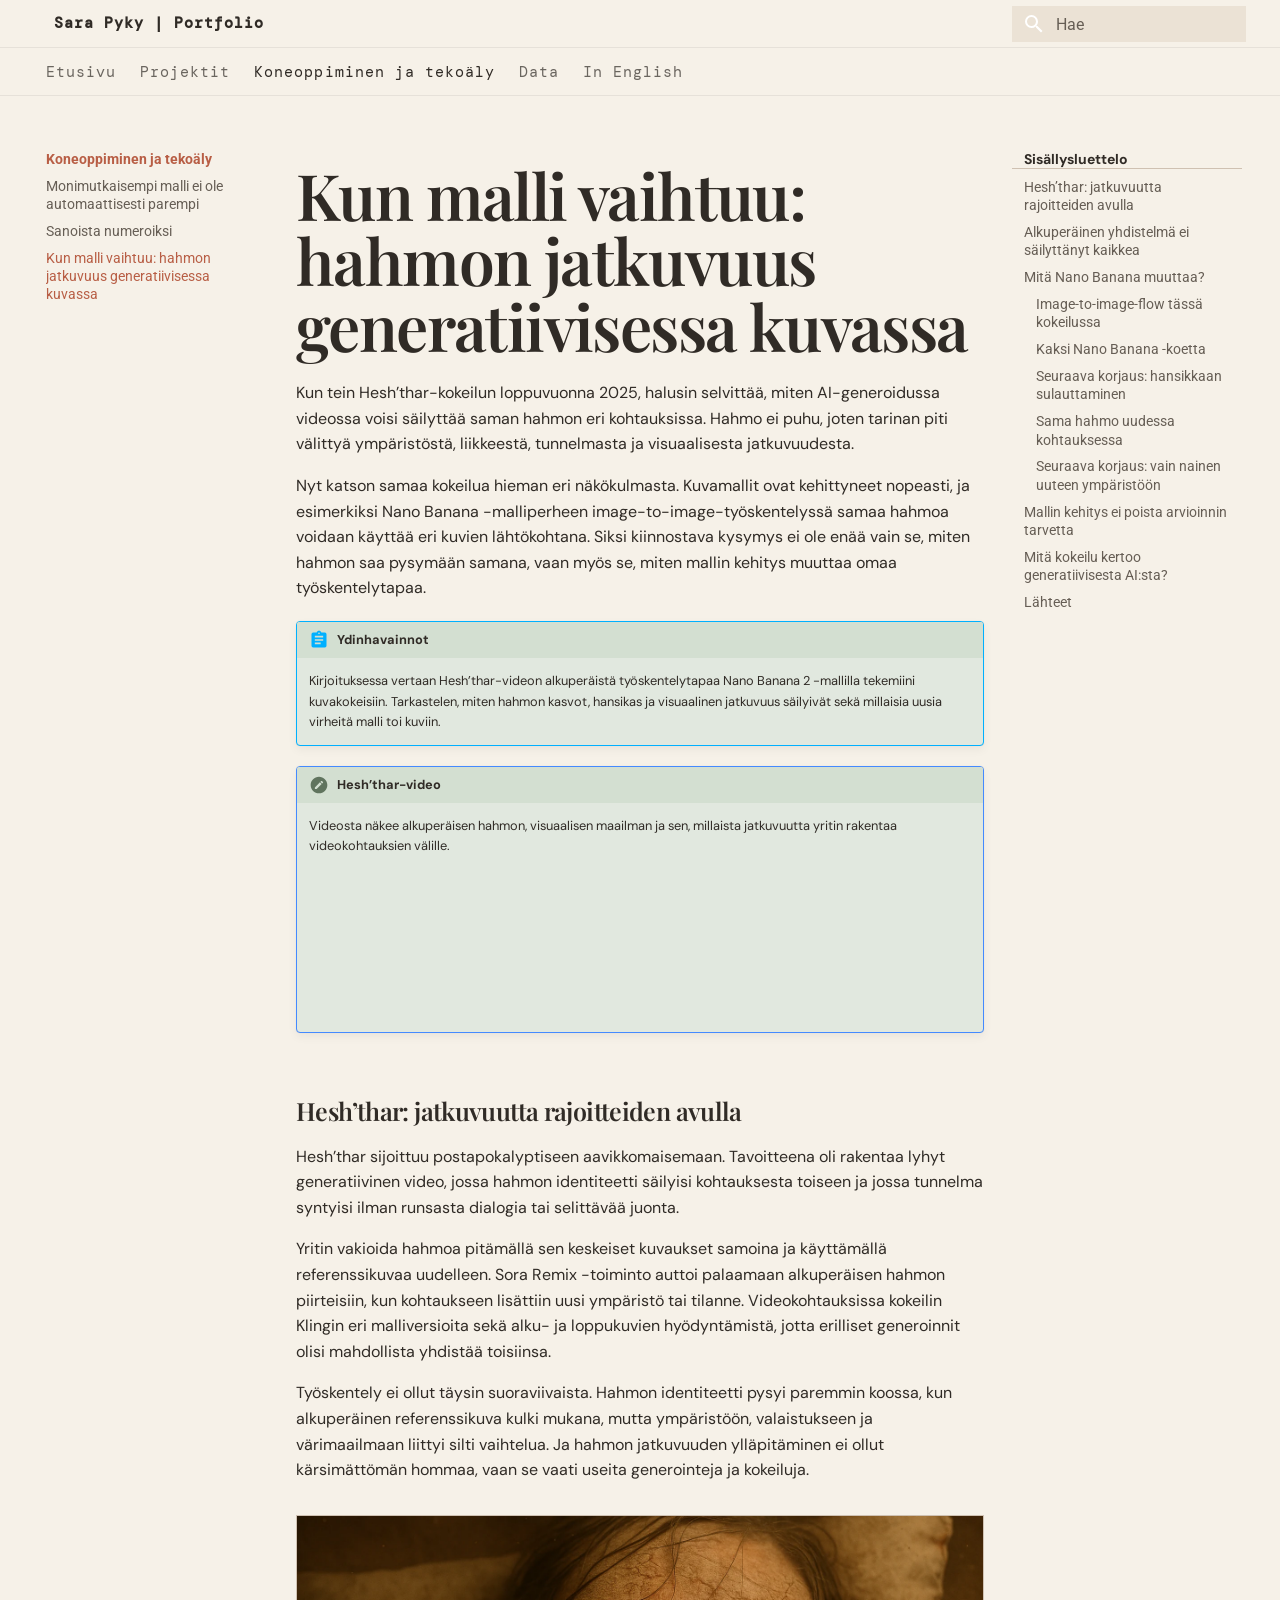
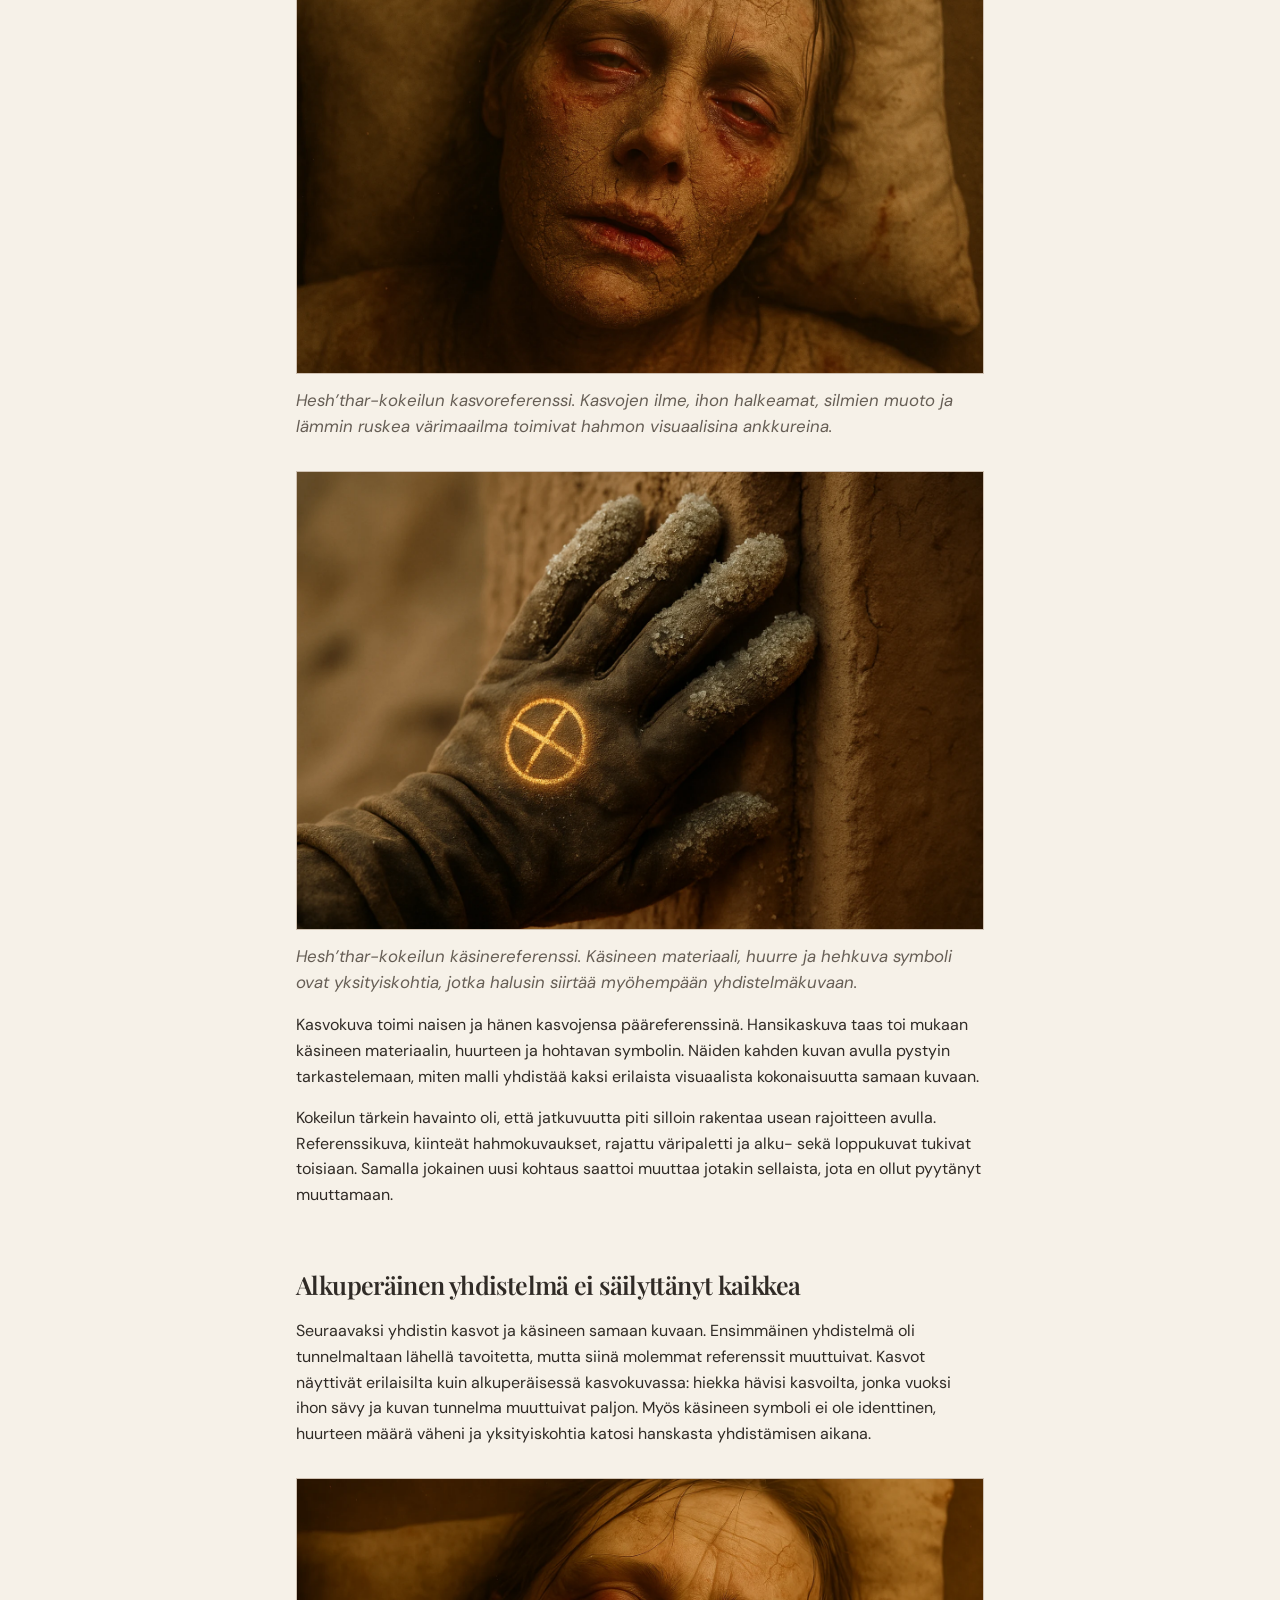
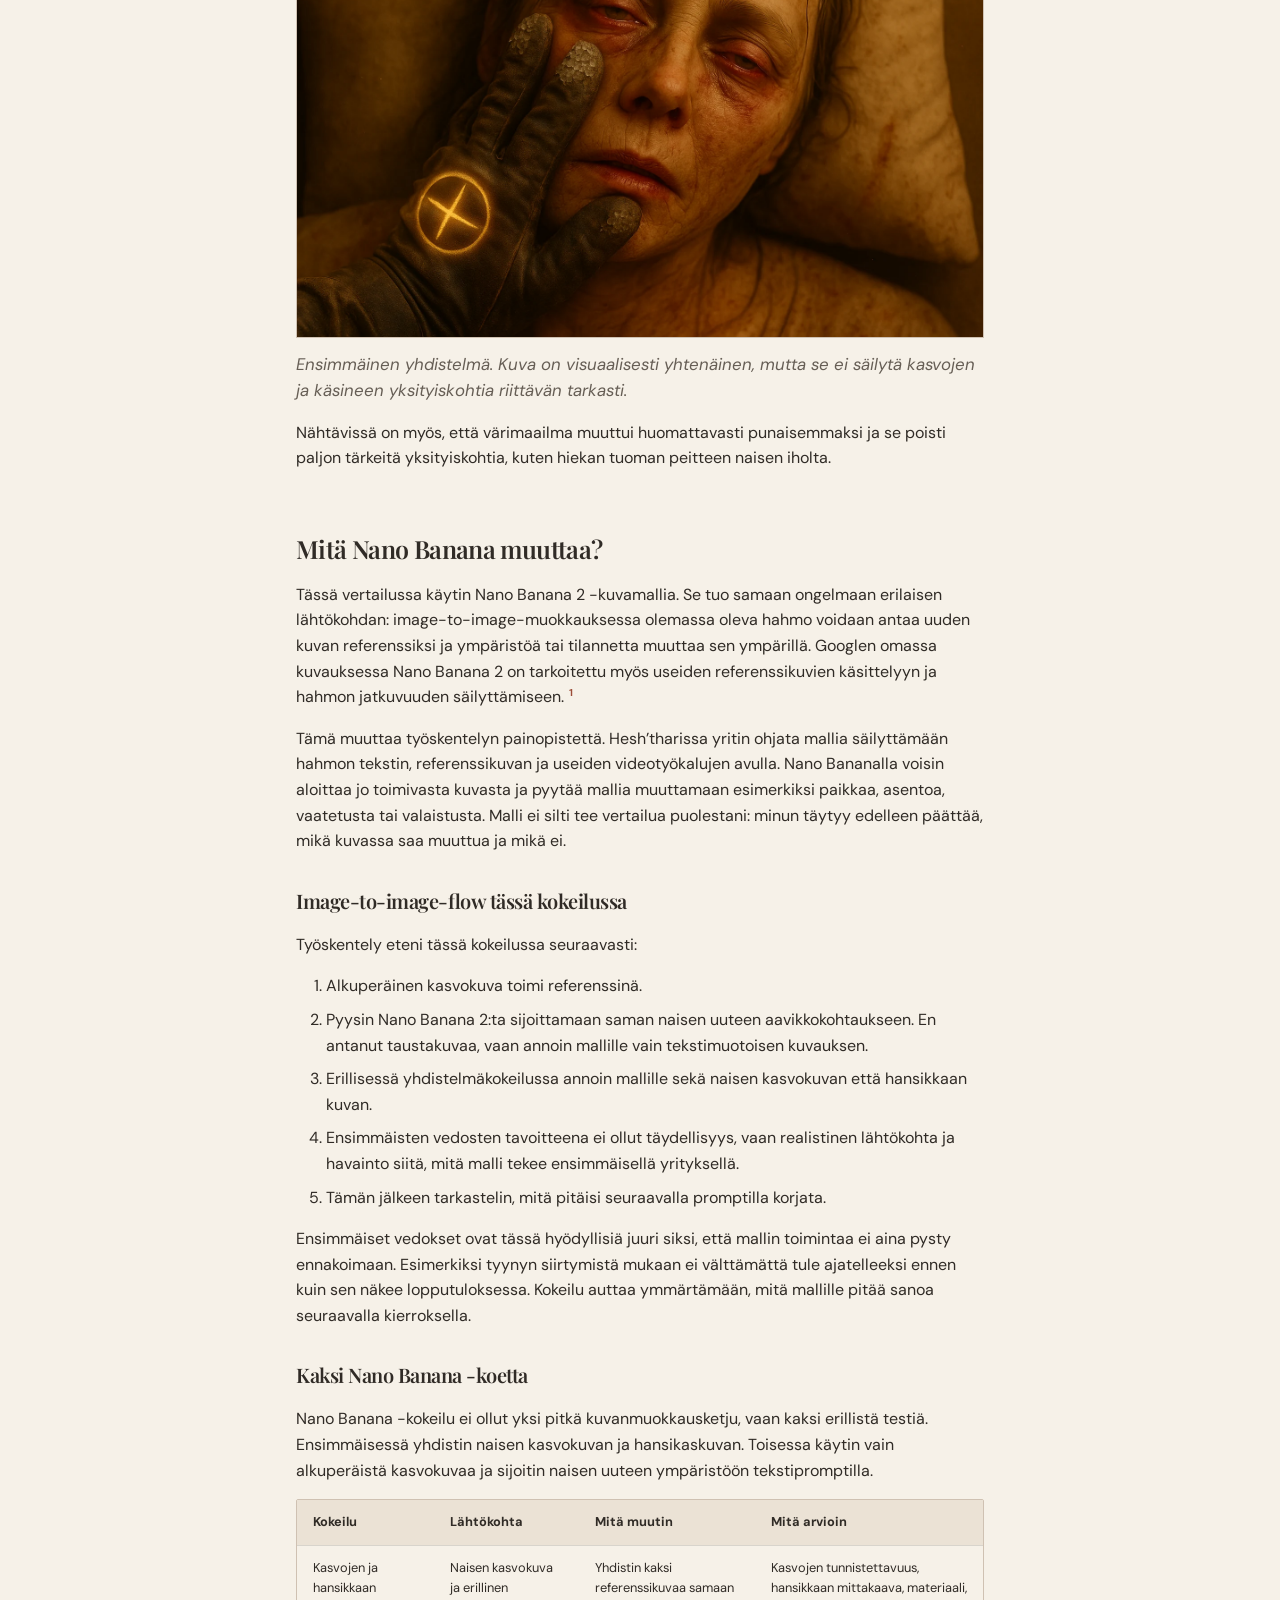
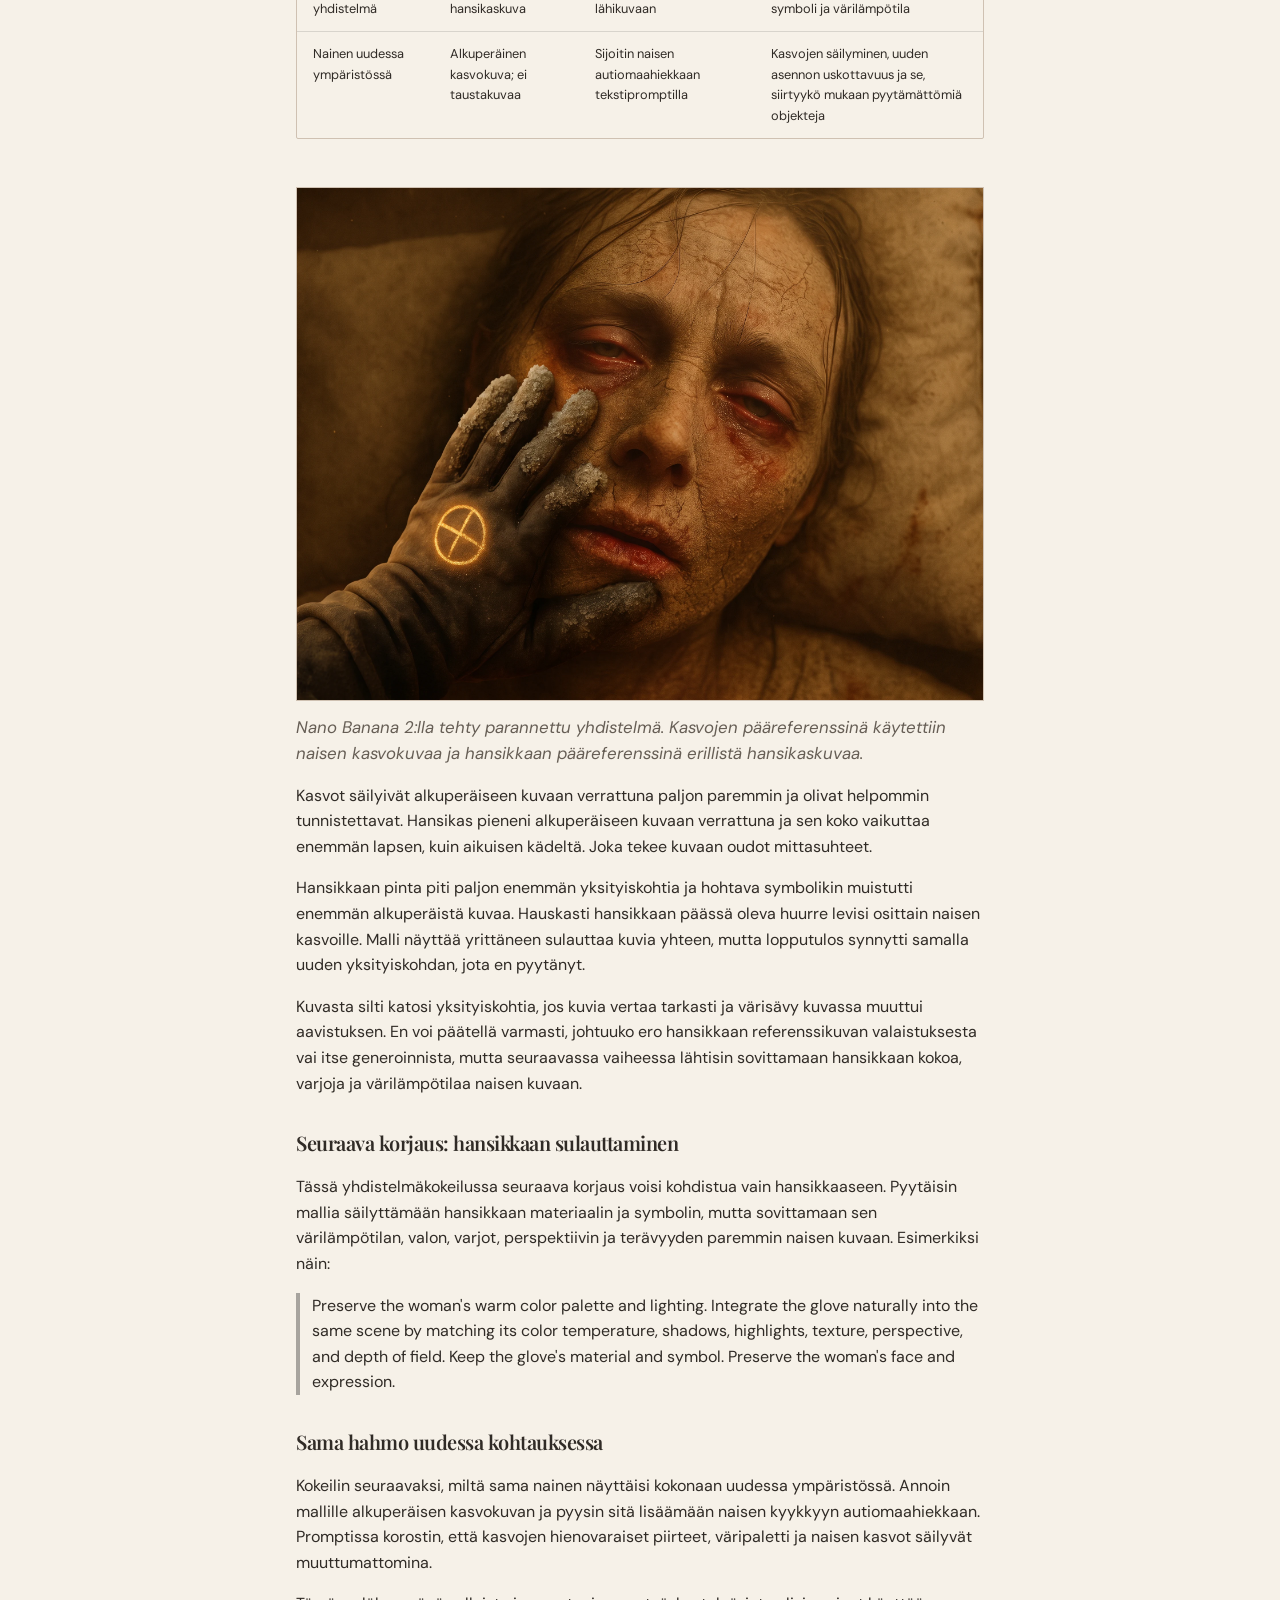
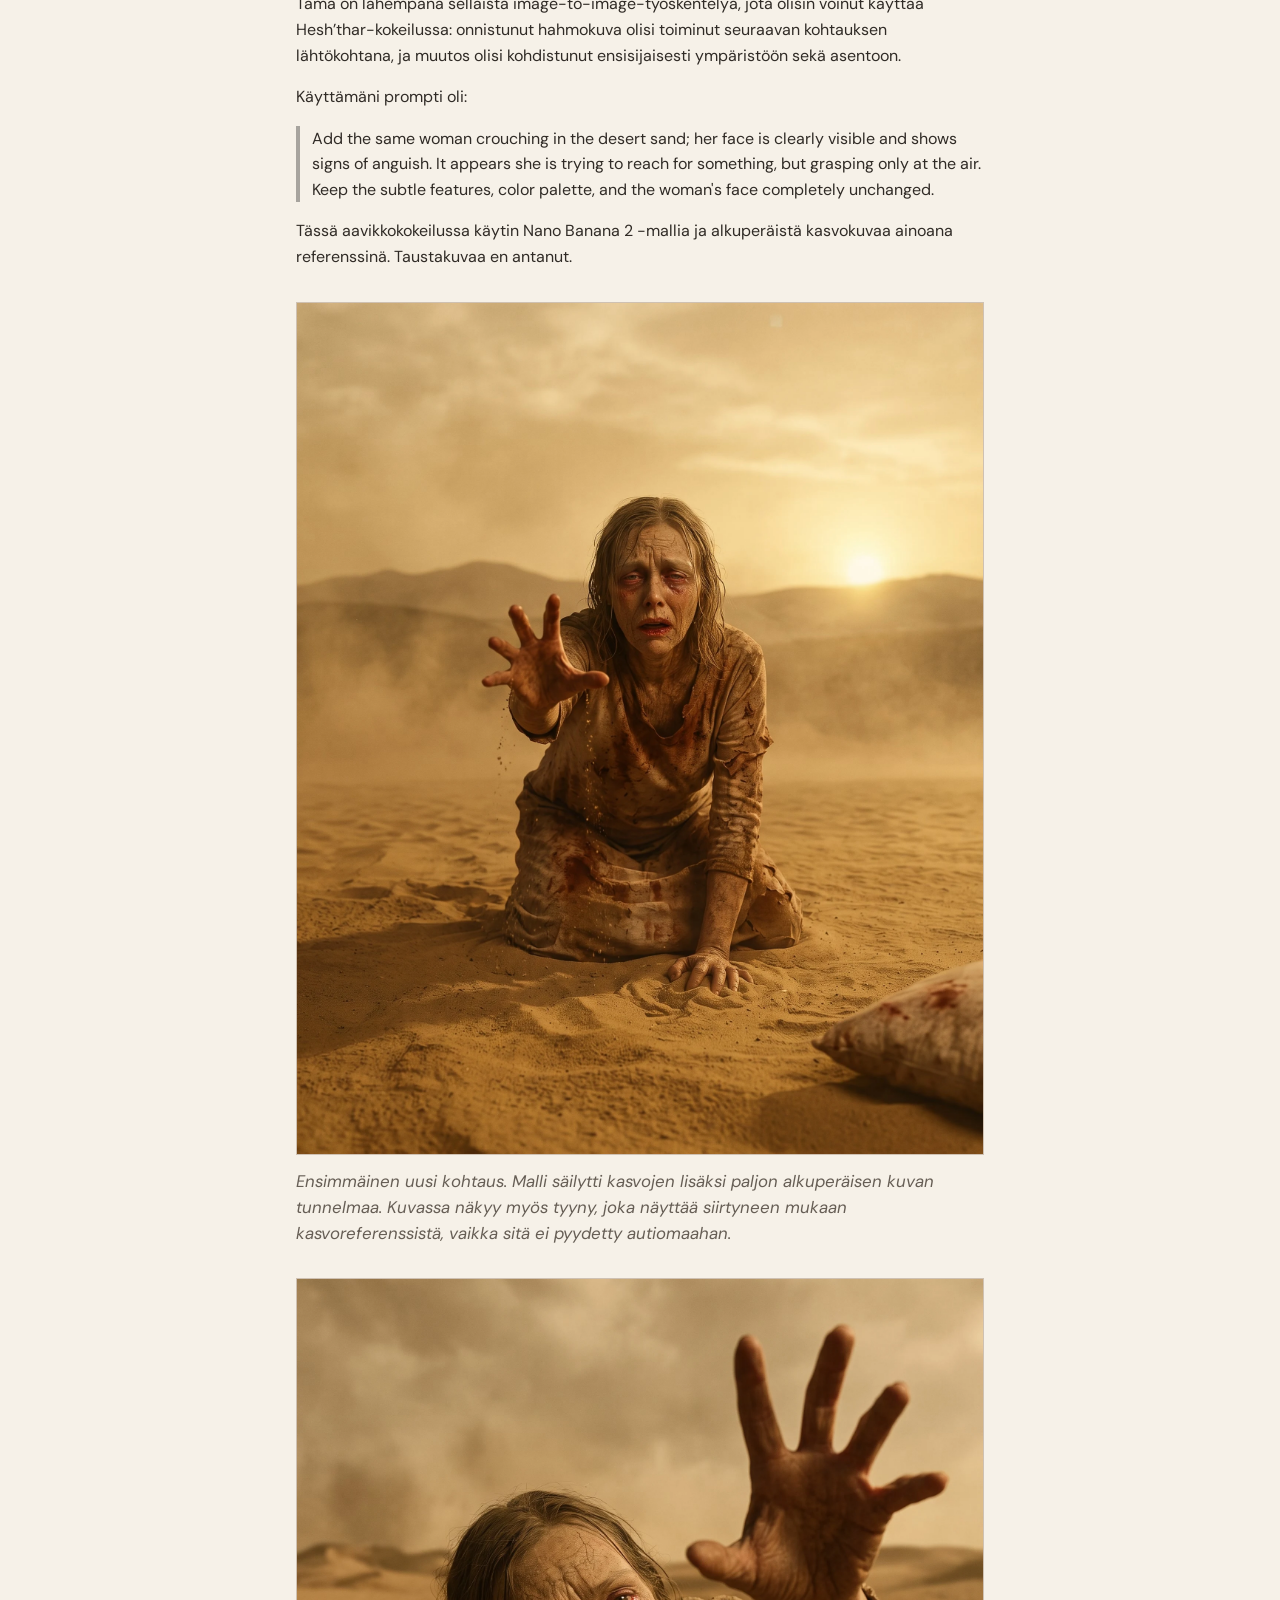
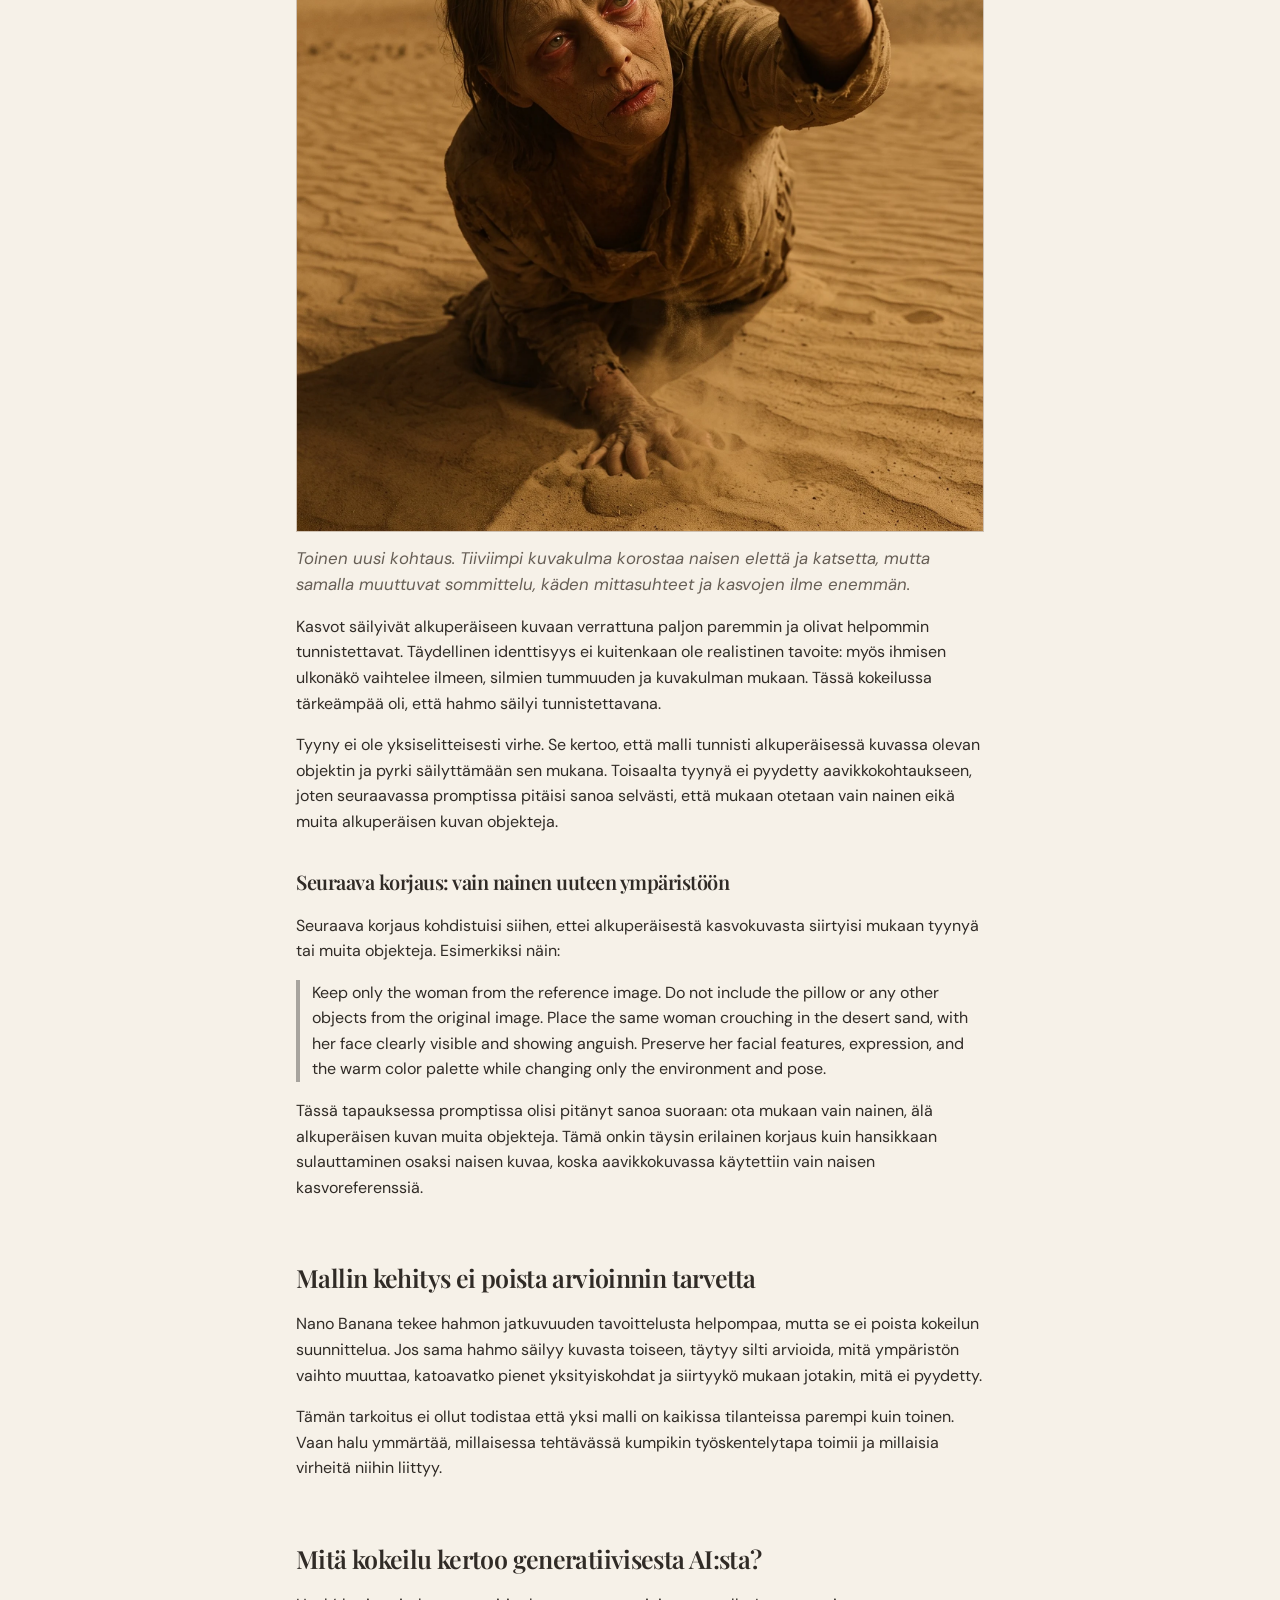
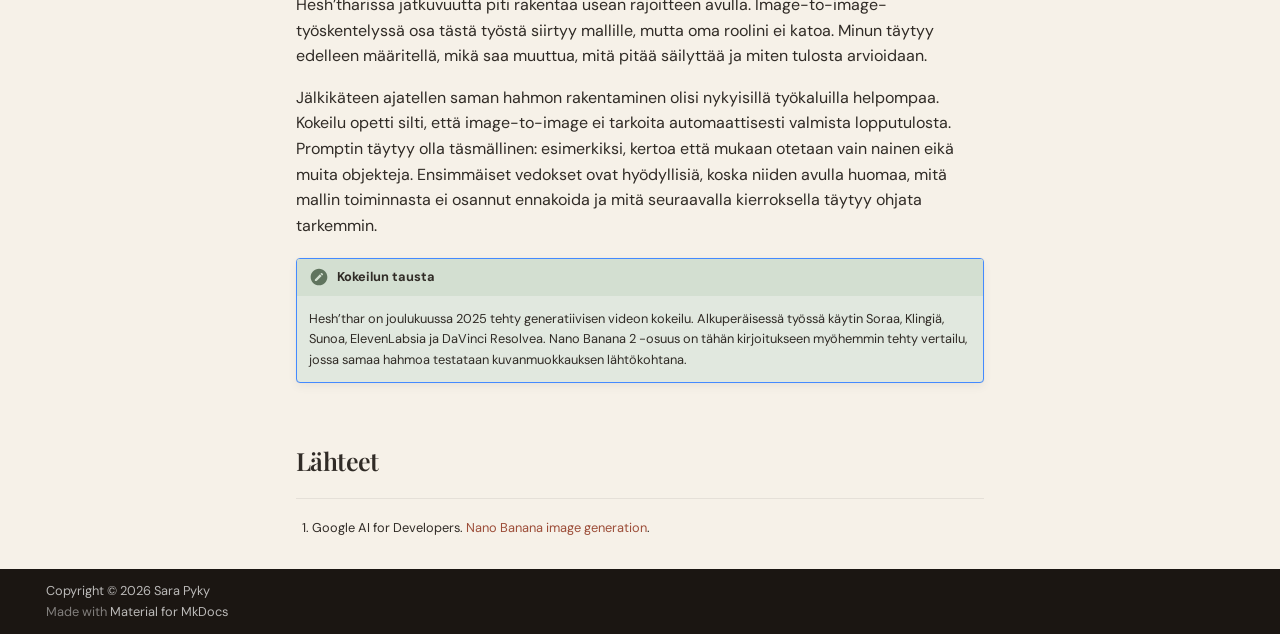
<file: kirjoitukset/genai-hahmon-jatkuvuus/index.html>
<!doctype html>
<html lang="fi" class="no-js">
  <head>
    
      <meta charset="utf-8">
      <meta name="viewport" content="width=device-width,initial-scale=1">
      
        <meta name="description" content="Vertailu Hesh’thar-kokeilun ja Nano Banana 2 -työskentelyn välillä.">
      
      
      
        <link rel="canonical" href="https://tuuturulla.github.io/kirjoitukset/genai-hahmon-jatkuvuus/">
      
      
        <link rel="prev" href="../kieli-ja-konteksti/">
      
      
        <link rel="next" href="../aikasarjojen-aikajarjestys/">
      
      
        
      
      
      <link rel="icon" href="../../assets/images/favicon.png">
      <meta name="generator" content="mkdocs-1.6.1, mkdocs-material-9.8.2">
    
    
      
        <title>Kun malli vaihtuu: hahmon jatkuvuus generatiivisessa kuvassa - Sara Pyky | Portfolio</title>
      
    
    
      <link rel="stylesheet" href="../../assets/stylesheets/main.57a0d79d.min.css">
      
        
        <link rel="stylesheet" href="../../assets/stylesheets/palette.fb2fffe2.min.css">
      
      


    
    
      
    
    
      
        
        
        <link rel="preconnect" href="https://fonts.gstatic.com" crossorigin>
        <link rel="stylesheet" href="https://fonts.googleapis.com/css?family=Roboto:300,300i,400,400i,700,700i%7CRoboto+Mono:400,400i,700,700i&display=fallback">
        <style>:root{--md-text-font:"Roboto";--md-code-font:"Roboto Mono"}</style>
      
    
    
      <link rel="stylesheet" href="../../stylesheets/extra.css">
    
    <script>__md_scope=new URL("../..",location),__md_hash=e=>[...e].reduce(((e,_)=>(e<<5)-e+_.charCodeAt(0)),0),__md_get=(e,_=localStorage,t=__md_scope)=>JSON.parse(_.getItem(t.pathname+"."+e)),__md_set=(e,_,t=localStorage,a=__md_scope)=>{try{t.setItem(a.pathname+"."+e,JSON.stringify(_))}catch(e){}}</script>
    
      

    
    
  </head>
  
  
    
    
      
    
    
    
    
    <body dir="ltr" data-md-color-scheme="portfolio" data-md-color-primary="custom" data-md-color-accent="custom">
  
    
    <input class="md-toggle" data-md-toggle="drawer" type="checkbox" id="__drawer" autocomplete="off">
    <input class="md-toggle" data-md-toggle="search" type="checkbox" id="__search" autocomplete="off">
    <label class="md-overlay" for="__drawer"></label>
    <div data-md-component="skip">
      
        
        <a href="#kun-malli-vaihtuu-hahmon-jatkuvuus-generatiivisessa-kuvassa" class="md-skip">
          Hyppää sisältöön
        </a>
      
    </div>
    <div data-md-component="announce">
      
    </div>
    
    
      

<header class="md-header" data-md-component="header">
  <nav class="md-header__inner md-grid" aria-label="Ylätunniste">
    <a href="../.." title="Sara Pyky | Portfolio" class="md-header__button md-logo" aria-label="Sara Pyky | Portfolio" data-md-component="logo">
      
  
  <svg xmlns="http://www.w3.org/2000/svg" viewBox="0 0 24 24"><path d="M12 8a3 3 0 0 0 3-3 3 3 0 0 0-3-3 3 3 0 0 0-3 3 3 3 0 0 0 3 3m0 3.54C9.64 9.35 6.5 8 3 8v11c3.5 0 6.64 1.35 9 3.54 2.36-2.19 5.5-3.54 9-3.54V8c-3.5 0-6.64 1.35-9 3.54"/></svg>

    </a>
    <label class="md-header__button md-icon" for="__drawer">
      
      <svg xmlns="http://www.w3.org/2000/svg" viewBox="0 0 24 24"><path d="M3 6h18v2H3zm0 5h18v2H3zm0 5h18v2H3z"/></svg>
    </label>
    <div class="md-header__title" data-md-component="header-title">
      <div class="md-header__ellipsis">
        <div class="md-header__topic">
          <span class="md-ellipsis">
            Sara Pyky | Portfolio
          </span>
        </div>
        <div class="md-header__topic" data-md-component="header-topic">
          <span class="md-ellipsis">
            
              Kun malli vaihtuu: hahmon jatkuvuus generatiivisessa kuvassa
            
          </span>
        </div>
      </div>
    </div>
    
      
        <form class="md-header__option" data-md-component="palette">
  
    
    
    
    <input class="md-option" data-md-color-media="(prefers-color-scheme: light)" data-md-color-scheme="portfolio" data-md-color-primary="custom" data-md-color-accent="custom"  aria-hidden="true"  type="radio" name="__palette" id="__palette_0">
    
  
    
    
    
    <input class="md-option" data-md-color-media="(prefers-color-scheme: dark)" data-md-color-scheme="slate" data-md-color-primary="custom" data-md-color-accent="custom"  aria-hidden="true"  type="radio" name="__palette" id="__palette_1">
    
  
</form>
      
    
    
      <script>var palette=__md_get("__palette");if(palette&&palette.color){if("(prefers-color-scheme)"===palette.color.media){var media=matchMedia("(prefers-color-scheme: light)"),input=document.querySelector(media.matches?"[data-md-color-media='(prefers-color-scheme: light)']":"[data-md-color-media='(prefers-color-scheme: dark)']");palette.color.media=input.getAttribute("data-md-color-media"),palette.color.scheme=input.getAttribute("data-md-color-scheme"),palette.color.primary=input.getAttribute("data-md-color-primary"),palette.color.accent=input.getAttribute("data-md-color-accent")}for(var[key,value]of Object.entries(palette.color))document.body.setAttribute("data-md-color-"+key,value)}</script>
    
    
    
      
      
        <label class="md-header__button md-icon" for="__search">
          
          <svg xmlns="http://www.w3.org/2000/svg" viewBox="0 0 24 24"><path d="M9.5 3A6.5 6.5 0 0 1 16 9.5c0 1.61-.59 3.09-1.56 4.23l.27.27h.79l5 5-1.5 1.5-5-5v-.79l-.27-.27A6.52 6.52 0 0 1 9.5 16 6.5 6.5 0 0 1 3 9.5 6.5 6.5 0 0 1 9.5 3m0 2C7 5 5 7 5 9.5S7 14 9.5 14 14 12 14 9.5 12 5 9.5 5"/></svg>
        </label>
        <div class="md-search" data-md-component="search" role="dialog">
  <label class="md-search__overlay" for="__search"></label>
  <div class="md-search__inner" role="search">
    <form class="md-search__form" name="search">
      <input type="text" class="md-search__input" name="query" aria-label="Hae" placeholder="Hae" autocapitalize="off" autocorrect="off" autocomplete="off" spellcheck="false" data-md-component="search-query" required>
      <label class="md-search__icon md-icon" for="__search">
        
        <svg xmlns="http://www.w3.org/2000/svg" viewBox="0 0 24 24"><path d="M9.5 3A6.5 6.5 0 0 1 16 9.5c0 1.61-.59 3.09-1.56 4.23l.27.27h.79l5 5-1.5 1.5-5-5v-.79l-.27-.27A6.52 6.52 0 0 1 9.5 16 6.5 6.5 0 0 1 3 9.5 6.5 6.5 0 0 1 9.5 3m0 2C7 5 5 7 5 9.5S7 14 9.5 14 14 12 14 9.5 12 5 9.5 5"/></svg>
        
        <svg xmlns="http://www.w3.org/2000/svg" viewBox="0 0 24 24"><path d="M20 11v2H8l5.5 5.5-1.42 1.42L4.16 12l7.92-7.92L13.5 5.5 8 11z"/></svg>
      </label>
      <nav class="md-search__options" aria-label="Haku">
        
        <button type="reset" class="md-search__icon md-icon" title="Tyhjää" aria-label="Tyhjää" tabindex="-1">
          
          <svg xmlns="http://www.w3.org/2000/svg" viewBox="0 0 24 24"><path d="M19 6.41 17.59 5 12 10.59 6.41 5 5 6.41 10.59 12 5 17.59 6.41 19 12 13.41 17.59 19 19 17.59 13.41 12z"/></svg>
        </button>
      </nav>
      
    </form>
    <div class="md-search__output">
      <div class="md-search__scrollwrap" tabindex="0" data-md-scrollfix>
        <div class="md-search-result" data-md-component="search-result">
          <div class="md-search-result__meta">
            Aloitetaan hakua
          </div>
          <ol class="md-search-result__list" role="presentation"></ol>
        </div>
      </div>
    </div>
  </div>
</div>
      
    
    
  </nav>
  
</header>
    
    <div class="md-container" data-md-component="container">
      
      
        
          
            
<nav class="md-tabs" aria-label="Välilehdet" data-md-component="tabs">
  <div class="md-grid">
    <ul class="md-tabs__list">
      
        
  
  
  
  
    <li class="md-tabs__item">
      <a href="../.." class="md-tabs__link">
        
  
  
    
  
  Etusivu

      </a>
    </li>
  

      
        
  
  
  
  
    
    
      <li class="md-tabs__item">
        <a href="../../projektit/menomittari/" class="md-tabs__link">
          
  
  
  Projektit

        </a>
      </li>
    
  

      
        
  
  
  
    
  
  
    
    
      <li class="md-tabs__item md-tabs__item--active">
        <a href="../monimutkaisempi-malli/" class="md-tabs__link">
          
  
  
  Koneoppiminen ja tekoäly

        </a>
      </li>
    
  

      
        
  
  
  
  
    
    
      <li class="md-tabs__item">
        <a href="../aikasarjojen-aikajarjestys/" class="md-tabs__link">
          
  
  
  Data

        </a>
      </li>
    
  

      
        
  
  
  
  
    <li class="md-tabs__item">
      <a href="../../en/" class="md-tabs__link">
        
  
  
    
  
  In English

      </a>
    </li>
  

      
    </ul>
  </div>
</nav>
          
        
      
      <main class="md-main" data-md-component="main">
        <div class="md-main__inner md-grid">
          
            
              
              <div class="md-sidebar md-sidebar--primary" data-md-component="sidebar" data-md-type="navigation" >
                <div class="md-sidebar__scrollwrap">
                  <div class="md-sidebar__inner">
                    


  


<nav class="md-nav md-nav--primary md-nav--lifted" aria-label="Navigaatio" data-md-level="0">
  <label class="md-nav__title" for="__drawer">
    <a href="../.." title="Sara Pyky | Portfolio" class="md-nav__button md-logo" aria-label="Sara Pyky | Portfolio" data-md-component="logo">
      
  
  <svg xmlns="http://www.w3.org/2000/svg" viewBox="0 0 24 24"><path d="M12 8a3 3 0 0 0 3-3 3 3 0 0 0-3-3 3 3 0 0 0-3 3 3 3 0 0 0 3 3m0 3.54C9.64 9.35 6.5 8 3 8v11c3.5 0 6.64 1.35 9 3.54 2.36-2.19 5.5-3.54 9-3.54V8c-3.5 0-6.64 1.35-9 3.54"/></svg>

    </a>
    Sara Pyky | Portfolio
  </label>
  
  <ul class="md-nav__list" data-md-scrollfix>
    
      
      
  
  
  
  
    <li class="md-nav__item">
      <a href="../.." class="md-nav__link">
        
  
  
  <span class="md-ellipsis">
    
  
    Etusivu
  

    
  </span>
  
  

      </a>
    </li>
  

    
      
      
  
  
  
  
    
    
    
    
      
      
    
    
    <li class="md-nav__item md-nav__item--nested">
      
        
        
        <input class="md-nav__toggle md-toggle " type="checkbox" id="__nav_2" >
        
          
          <label class="md-nav__link" for="__nav_2" id="__nav_2_label" tabindex="0">
            
  
  
  <span class="md-ellipsis">
    
  
    Projektit
  

    
  </span>
  
  

            <span class="md-nav__icon md-icon"></span>
          </label>
        
        <nav class="md-nav" data-md-level="1" aria-labelledby="__nav_2_label" aria-expanded="false">
          <label class="md-nav__title" for="__nav_2">
            <span class="md-nav__icon md-icon"></span>
            
  
    Projektit
  

          </label>
          <ul class="md-nav__list" data-md-scrollfix>
            
              
                
  
  
  
  
    <li class="md-nav__item">
      <a href="../../projektit/menomittari/" class="md-nav__link">
        
  
  
  <span class="md-ellipsis">
    
  
    Menomittari – mihin rahat menevät?
  

    
  </span>
  
  

      </a>
    </li>
  

              
            
              
                
  
  
  
  
    <li class="md-nav__item">
      <a href="../../projektit/junajumis/" class="md-nav__link">
        
  
  
  <span class="md-ellipsis">
    
  
    JunaJumis – asemat, joissa aikataulu käy kahvilla
  

    
  </span>
  
  

      </a>
    </li>
  

              
            
              
                
  
  
  
  
    <li class="md-nav__item">
      <a href="../../projektit/kaivonkannet/" class="md-nav__link">
        
  
  
  <span class="md-ellipsis">
    
  
    Kaivonkannet konenäöllä
  

    
  </span>
  
  

      </a>
    </li>
  

              
            
          </ul>
        </nav>
      
    </li>
  

    
      
      
  
  
    
  
  
  
    
    
    
    
      
        
        
      
      
    
    
    <li class="md-nav__item md-nav__item--active md-nav__item--section md-nav__item--nested">
      
        
        
        <input class="md-nav__toggle md-toggle " type="checkbox" id="__nav_3" checked>
        
          
          <label class="md-nav__link" for="__nav_3" id="__nav_3_label" tabindex="">
            
  
  
  <span class="md-ellipsis">
    
  
    Koneoppiminen ja tekoäly
  

    
  </span>
  
  

            <span class="md-nav__icon md-icon"></span>
          </label>
        
        <nav class="md-nav" data-md-level="1" aria-labelledby="__nav_3_label" aria-expanded="true">
          <label class="md-nav__title" for="__nav_3">
            <span class="md-nav__icon md-icon"></span>
            
  
    Koneoppiminen ja tekoäly
  

          </label>
          <ul class="md-nav__list" data-md-scrollfix>
            
              
                
  
  
  
  
    <li class="md-nav__item">
      <a href="../monimutkaisempi-malli/" class="md-nav__link">
        
  
  
  <span class="md-ellipsis">
    
  
    Monimutkaisempi malli ei ole automaattisesti parempi
  

    
  </span>
  
  

      </a>
    </li>
  

              
            
              
                
  
  
  
  
    <li class="md-nav__item">
      <a href="../kieli-ja-konteksti/" class="md-nav__link">
        
  
  
  <span class="md-ellipsis">
    
  
    Sanoista numeroiksi
  

    
  </span>
  
  

      </a>
    </li>
  

              
            
              
                
  
  
    
  
  
  
    <li class="md-nav__item md-nav__item--active">
      
      <input class="md-nav__toggle md-toggle" type="checkbox" id="__toc">
      
      
        
      
      
        <label class="md-nav__link md-nav__link--active" for="__toc">
          
  
  
  <span class="md-ellipsis">
    
  
    Kun malli vaihtuu: hahmon jatkuvuus generatiivisessa kuvassa
  

    
  </span>
  
  

          <span class="md-nav__icon md-icon"></span>
        </label>
      
      <a href="./" class="md-nav__link md-nav__link--active">
        
  
  
  <span class="md-ellipsis">
    
  
    Kun malli vaihtuu: hahmon jatkuvuus generatiivisessa kuvassa
  

    
  </span>
  
  

      </a>
      
        

<nav class="md-nav md-nav--secondary" aria-label="Sisällysluettelo">
  
  
  
    
  
  
    <label class="md-nav__title" for="__toc">
      <span class="md-nav__icon md-icon"></span>
      Sisällysluettelo
    </label>
    <ul class="md-nav__list" data-md-component="toc" data-md-scrollfix>
      
        <li class="md-nav__item">
  <a href="#heshthar-jatkuvuutta-rajoitteiden-avulla" class="md-nav__link">
    <span class="md-ellipsis">
      
        Hesh’thar: jatkuvuutta rajoitteiden avulla
      
    </span>
  </a>
  
</li>
      
        <li class="md-nav__item">
  <a href="#alkuperainen-yhdistelma-ei-sailyttanyt-kaikkea" class="md-nav__link">
    <span class="md-ellipsis">
      
        Alkuperäinen yhdistelmä ei säilyttänyt kaikkea
      
    </span>
  </a>
  
</li>
      
        <li class="md-nav__item">
  <a href="#mita-nano-banana-muuttaa" class="md-nav__link">
    <span class="md-ellipsis">
      
        Mitä Nano Banana muuttaa?
      
    </span>
  </a>
  
    <nav class="md-nav" aria-label="Mitä Nano Banana muuttaa?">
      <ul class="md-nav__list">
        
          <li class="md-nav__item">
  <a href="#image-to-image-flow-tassa-kokeilussa" class="md-nav__link">
    <span class="md-ellipsis">
      
        Image-to-image-flow tässä kokeilussa
      
    </span>
  </a>
  
</li>
        
          <li class="md-nav__item">
  <a href="#kaksi-nano-banana-koetta" class="md-nav__link">
    <span class="md-ellipsis">
      
        Kaksi Nano Banana -koetta
      
    </span>
  </a>
  
</li>
        
          <li class="md-nav__item">
  <a href="#seuraava-korjaus-hansikkaan-sulauttaminen" class="md-nav__link">
    <span class="md-ellipsis">
      
        Seuraava korjaus: hansikkaan sulauttaminen
      
    </span>
  </a>
  
</li>
        
          <li class="md-nav__item">
  <a href="#sama-hahmo-uudessa-kohtauksessa" class="md-nav__link">
    <span class="md-ellipsis">
      
        Sama hahmo uudessa kohtauksessa
      
    </span>
  </a>
  
</li>
        
          <li class="md-nav__item">
  <a href="#seuraava-korjaus-vain-nainen-uuteen-ymparistoon" class="md-nav__link">
    <span class="md-ellipsis">
      
        Seuraava korjaus: vain nainen uuteen ympäristöön
      
    </span>
  </a>
  
</li>
        
      </ul>
    </nav>
  
</li>
      
        <li class="md-nav__item">
  <a href="#mallin-kehitys-ei-poista-arvioinnin-tarvetta" class="md-nav__link">
    <span class="md-ellipsis">
      
        Mallin kehitys ei poista arvioinnin tarvetta
      
    </span>
  </a>
  
</li>
      
        <li class="md-nav__item">
  <a href="#mita-kokeilu-kertoo-generatiivisesta-aista" class="md-nav__link">
    <span class="md-ellipsis">
      
        Mitä kokeilu kertoo generatiivisesta AI:sta?
      
    </span>
  </a>
  
</li>
      
        <li class="md-nav__item">
  <a href="#lahteet" class="md-nav__link">
    <span class="md-ellipsis">
      
        Lähteet
      
    </span>
  </a>
  
</li>
      
    </ul>
  
</nav>
      
    </li>
  

              
            
          </ul>
        </nav>
      
    </li>
  

    
      
      
  
  
  
  
    
    
    
    
      
      
    
    
    <li class="md-nav__item md-nav__item--nested">
      
        
        
        <input class="md-nav__toggle md-toggle " type="checkbox" id="__nav_4" >
        
          
          <label class="md-nav__link" for="__nav_4" id="__nav_4_label" tabindex="0">
            
  
  
  <span class="md-ellipsis">
    
  
    Data
  

    
  </span>
  
  

            <span class="md-nav__icon md-icon"></span>
          </label>
        
        <nav class="md-nav" data-md-level="1" aria-labelledby="__nav_4_label" aria-expanded="false">
          <label class="md-nav__title" for="__nav_4">
            <span class="md-nav__icon md-icon"></span>
            
  
    Data
  

          </label>
          <ul class="md-nav__list" data-md-scrollfix>
            
              
                
  
  
  
  
    <li class="md-nav__item">
      <a href="../aikasarjojen-aikajarjestys/" class="md-nav__link">
        
  
  
  <span class="md-ellipsis">
    
  
    Aikasarjadata tarvitsee ehjän aikajanan
  

    
  </span>
  
  

      </a>
    </li>
  

              
            
              
                
  
  
  
  
    <li class="md-nav__item">
      <a href="../datasta-tietoa-ja-arvoa/" class="md-nav__link">
        
  
  
  <span class="md-ellipsis">
    
  
    Milloin datasta tulee tietoa – ja arvoa?
  

    
  </span>
  
  

      </a>
    </li>
  

              
            
          </ul>
        </nav>
      
    </li>
  

    
      
      
  
  
  
  
    <li class="md-nav__item">
      <a href="../../en/" class="md-nav__link">
        
  
  
  <span class="md-ellipsis">
    
  
    In English
  

    
  </span>
  
  

      </a>
    </li>
  

    
  </ul>
</nav>
                  </div>
                </div>
              </div>
            
            
              
              <div class="md-sidebar md-sidebar--secondary" data-md-component="sidebar" data-md-type="toc" >
                <div class="md-sidebar__scrollwrap">
                  <div class="md-sidebar__inner">
                    

<nav class="md-nav md-nav--secondary" aria-label="Sisällysluettelo">
  
  
  
    
  
  
    <label class="md-nav__title" for="__toc">
      <span class="md-nav__icon md-icon"></span>
      Sisällysluettelo
    </label>
    <ul class="md-nav__list" data-md-component="toc" data-md-scrollfix>
      
        <li class="md-nav__item">
  <a href="#heshthar-jatkuvuutta-rajoitteiden-avulla" class="md-nav__link">
    <span class="md-ellipsis">
      
        Hesh’thar: jatkuvuutta rajoitteiden avulla
      
    </span>
  </a>
  
</li>
      
        <li class="md-nav__item">
  <a href="#alkuperainen-yhdistelma-ei-sailyttanyt-kaikkea" class="md-nav__link">
    <span class="md-ellipsis">
      
        Alkuperäinen yhdistelmä ei säilyttänyt kaikkea
      
    </span>
  </a>
  
</li>
      
        <li class="md-nav__item">
  <a href="#mita-nano-banana-muuttaa" class="md-nav__link">
    <span class="md-ellipsis">
      
        Mitä Nano Banana muuttaa?
      
    </span>
  </a>
  
    <nav class="md-nav" aria-label="Mitä Nano Banana muuttaa?">
      <ul class="md-nav__list">
        
          <li class="md-nav__item">
  <a href="#image-to-image-flow-tassa-kokeilussa" class="md-nav__link">
    <span class="md-ellipsis">
      
        Image-to-image-flow tässä kokeilussa
      
    </span>
  </a>
  
</li>
        
          <li class="md-nav__item">
  <a href="#kaksi-nano-banana-koetta" class="md-nav__link">
    <span class="md-ellipsis">
      
        Kaksi Nano Banana -koetta
      
    </span>
  </a>
  
</li>
        
          <li class="md-nav__item">
  <a href="#seuraava-korjaus-hansikkaan-sulauttaminen" class="md-nav__link">
    <span class="md-ellipsis">
      
        Seuraava korjaus: hansikkaan sulauttaminen
      
    </span>
  </a>
  
</li>
        
          <li class="md-nav__item">
  <a href="#sama-hahmo-uudessa-kohtauksessa" class="md-nav__link">
    <span class="md-ellipsis">
      
        Sama hahmo uudessa kohtauksessa
      
    </span>
  </a>
  
</li>
        
          <li class="md-nav__item">
  <a href="#seuraava-korjaus-vain-nainen-uuteen-ymparistoon" class="md-nav__link">
    <span class="md-ellipsis">
      
        Seuraava korjaus: vain nainen uuteen ympäristöön
      
    </span>
  </a>
  
</li>
        
      </ul>
    </nav>
  
</li>
      
        <li class="md-nav__item">
  <a href="#mallin-kehitys-ei-poista-arvioinnin-tarvetta" class="md-nav__link">
    <span class="md-ellipsis">
      
        Mallin kehitys ei poista arvioinnin tarvetta
      
    </span>
  </a>
  
</li>
      
        <li class="md-nav__item">
  <a href="#mita-kokeilu-kertoo-generatiivisesta-aista" class="md-nav__link">
    <span class="md-ellipsis">
      
        Mitä kokeilu kertoo generatiivisesta AI:sta?
      
    </span>
  </a>
  
</li>
      
        <li class="md-nav__item">
  <a href="#lahteet" class="md-nav__link">
    <span class="md-ellipsis">
      
        Lähteet
      
    </span>
  </a>
  
</li>
      
    </ul>
  
</nav>
                  </div>
                </div>
              </div>
            
          
          
            <div class="md-content" data-md-component="content">
              
              <article class="md-content__inner md-typeset">
                
                  



<h1 id="kun-malli-vaihtuu-hahmon-jatkuvuus-generatiivisessa-kuvassa">Kun malli vaihtuu: hahmon jatkuvuus generatiivisessa kuvassa</h1>
<p>Kun tein Hesh’thar-kokeilun loppuvuonna 2025, halusin selvittää, miten AI-generoidussa videossa voisi säilyttää saman hahmon eri kohtauksissa. Hahmo ei puhu, joten tarinan piti välittyä ympäristöstä, liikkeestä, tunnelmasta ja visuaalisesta jatkuvuudesta.</p>
<p>Nyt katson samaa kokeilua hieman eri näkökulmasta. Kuvamallit ovat kehittyneet nopeasti, ja esimerkiksi Nano Banana -malliperheen image-to-image-työskentelyssä samaa hahmoa voidaan käyttää eri kuvien lähtökohtana. Siksi kiinnostava kysymys ei ole enää vain se, miten hahmon saa pysymään samana, vaan myös se, miten mallin kehitys muuttaa omaa työskentelytapaa.</p>
<div class="admonition abstract">
<p class="admonition-title">Ydinhavainnot</p>
<p>Kirjoituksessa vertaan Hesh’thar-videon alkuperäistä työskentelytapaa Nano Banana 2 -mallilla tekemiini kuvakokeisiin. Tarkastelen, miten hahmon kasvot, hansikas ja visuaalinen jatkuvuus säilyivät sekä millaisia uusia virheitä malli toi kuviin.</p>
</div>
<div class="admonition note">
<p class="admonition-title">Hesh’thar-video</p>
<p>Videosta näkee alkuperäisen hahmon, visuaalisen maailman ja sen, millaista jatkuvuutta yritin rakentaa videokohtauksien välille.</p>
<p><iframe width="560" height="315" src="https://www.youtube.com/embed/WyRTJZa4cDQ" title="Hesh’thar-kokeilu" frameborder="0" allow="accelerometer; autoplay; clipboard-write; encrypted-media; gyroscope; picture-in-picture; web-share" allowfullscreen></iframe></p>
</div>
<h2 id="heshthar-jatkuvuutta-rajoitteiden-avulla">Hesh’thar: jatkuvuutta rajoitteiden avulla</h2>
<p>Hesh’thar sijoittuu postapokalyptiseen aavikkomaisemaan. Tavoitteena oli rakentaa lyhyt generatiivinen video, jossa hahmon identiteetti säilyisi kohtauksesta toiseen ja jossa tunnelma syntyisi ilman runsasta dialogia tai selittävää juonta.</p>
<p>Yritin vakioida hahmoa pitämällä sen keskeiset kuvaukset samoina ja käyttämällä referenssikuvaa uudelleen. Sora Remix -toiminto auttoi palaamaan alkuperäisen hahmon piirteisiin, kun kohtaukseen lisättiin uusi ympäristö tai tilanne. Videokohtauksissa kokeilin Klingin eri malliversioita sekä alku- ja loppukuvien hyödyntämistä, jotta erilliset generoinnit olisi mahdollista yhdistää toisiinsa.</p>
<p>Työskentely ei ollut täysin suoraviivaista. Hahmon identiteetti pysyi paremmin koossa, kun alkuperäinen referenssikuva kulki mukana, mutta ympäristöön, valaistukseen ja värimaailmaan liittyi silti vaihtelua. Ja hahmon jatkuvuuden ylläpitäminen ei ollut kärsimättömän hommaa, vaan se vaati useita generointeja ja kokeiluja. </p>
<p><img alt="Hesh’thar-kokeilun kasvoreferenssi" class="evidence-image" src="../../assets/genai/heshthar-face-reference.webp" /></p>
<p><em>Hesh’thar-kokeilun kasvoreferenssi. Kasvojen ilme, ihon halkeamat, silmien muoto ja lämmin ruskea värimaailma toimivat hahmon visuaalisina ankkureina.</em></p>
<p><img alt="Hesh’thar-kokeilun käsinereferenssi" class="evidence-image" src="../../assets/genai/heshthar-glove-reference.webp" /></p>
<p><em>Hesh’thar-kokeilun käsinereferenssi. Käsineen materiaali, huurre ja hehkuva symboli ovat yksityiskohtia, jotka halusin siirtää myöhempään yhdistelmäkuvaan.</em></p>
<p>Kasvokuva toimi naisen ja hänen kasvojensa pääreferenssinä. Hansikaskuva taas toi mukaan käsineen materiaalin, huurteen ja hohtavan symbolin. Näiden kahden kuvan avulla pystyin tarkastelemaan, miten malli yhdistää kaksi erilaista visuaalista kokonaisuutta samaan kuvaan.</p>
<p>Kokeilun tärkein havainto oli, että jatkuvuutta piti silloin rakentaa usean rajoitteen avulla. Referenssikuva, kiinteät hahmokuvaukset, rajattu väripaletti ja alku- sekä loppukuvat tukivat toisiaan. Samalla jokainen uusi kohtaus saattoi muuttaa jotakin sellaista, jota en ollut pyytänyt muuttamaan.</p>
<h2 id="alkuperainen-yhdistelma-ei-sailyttanyt-kaikkea">Alkuperäinen yhdistelmä ei säilyttänyt kaikkea</h2>
<p>Seuraavaksi yhdistin kasvot ja käsineen samaan kuvaan. Ensimmäinen yhdistelmä oli tunnelmaltaan lähellä tavoitetta, mutta siinä molemmat referenssit muuttuivat. Kasvot näyttivät erilaisilta kuin alkuperäisessä kasvokuvassa: hiekka hävisi kasvoilta, jonka vuoksi ihon sävy ja kuvan tunnelma muuttuivat paljon. Myös käsineen symboli ei ole identtinen, huurteen määrä väheni ja yksityiskohtia katosi hanskasta yhdistämisen aikana.</p>
<p><img alt="Hesh’thar-kokeilun ensimmäinen yhdistelmä" class="evidence-image" src="../../assets/genai/heshthar-first-composite.webp" /></p>
<p><em>Ensimmäinen yhdistelmä. Kuva on visuaalisesti yhtenäinen, mutta se ei säilytä kasvojen ja käsineen yksityiskohtia riittävän tarkasti.</em></p>
<p>Nähtävissä on myös, että värimaailma muuttui huomattavasti punaisemmaksi ja se poisti paljon tärkeitä yksityiskohtia, kuten hiekan tuoman peitteen naisen iholta. </p>
<h2 id="mita-nano-banana-muuttaa">Mitä Nano Banana muuttaa?</h2>
<p>Tässä vertailussa käytin Nano Banana 2 -kuvamallia. Se tuo samaan ongelmaan erilaisen lähtökohdan: image-to-image-muokkauksessa olemassa oleva hahmo voidaan antaa uuden kuvan referenssiksi ja ympäristöä tai tilannetta muuttaa sen ympärillä. Googlen omassa kuvauksessa Nano Banana 2 on tarkoitettu myös useiden referenssikuvien käsittelyyn ja hahmon jatkuvuuden säilyttämiseen. <sup id="fnref:googleai"><a class="footnote-ref" href="#fn:googleai">1</a></sup></p>
<p>Tämä muuttaa työskentelyn painopistettä. Hesh’tharissa yritin ohjata mallia säilyttämään hahmon tekstin, referenssikuvan ja useiden videotyökalujen avulla. Nano Bananalla voisin aloittaa jo toimivasta kuvasta ja pyytää mallia muuttamaan esimerkiksi paikkaa, asentoa, vaatetusta tai valaistusta. Malli ei silti tee vertailua puolestani: minun täytyy edelleen päättää, mikä kuvassa saa muuttua ja mikä ei.</p>
<h3 id="image-to-image-flow-tassa-kokeilussa">Image-to-image-flow tässä kokeilussa</h3>
<p>Työskentely eteni tässä kokeilussa seuraavasti:</p>
<ol>
<li>Alkuperäinen kasvokuva toimi referenssinä.</li>
<li>Pyysin Nano Banana 2:ta sijoittamaan saman naisen uuteen aavikkokohtaukseen. En antanut taustakuvaa, vaan annoin mallille vain tekstimuotoisen kuvauksen.</li>
<li>Erillisessä yhdistelmäkokeilussa annoin mallille sekä naisen kasvokuvan että hansikkaan kuvan.</li>
<li>Ensimmäisten vedosten tavoitteena ei ollut täydellisyys, vaan realistinen lähtökohta ja havainto siitä, mitä malli tekee ensimmäisellä yrityksellä.</li>
<li>Tämän jälkeen tarkastelin, mitä pitäisi seuraavalla promptilla korjata.</li>
</ol>
<p>Ensimmäiset vedokset ovat tässä hyödyllisiä juuri siksi, että mallin toimintaa ei aina pysty ennakoimaan. Esimerkiksi tyynyn siirtymistä mukaan ei välttämättä tule ajatelleeksi ennen kuin sen näkee lopputuloksessa. Kokeilu auttaa ymmärtämään, mitä mallille pitää sanoa seuraavalla kierroksella.</p>
<h3 id="kaksi-nano-banana-koetta">Kaksi Nano Banana -koetta</h3>
<p>Nano Banana -kokeilu ei ollut yksi pitkä kuvanmuokkausketju, vaan kaksi erillistä testiä. Ensimmäisessä yhdistin naisen kasvokuvan ja hansikaskuvan. Toisessa käytin vain alkuperäistä kasvokuvaa ja sijoitin naisen uuteen ympäristöön tekstipromptilla.</p>
<table>
<thead>
<tr>
<th>Kokeilu</th>
<th>Lähtökohta</th>
<th>Mitä muutin</th>
<th>Mitä arvioin</th>
</tr>
</thead>
<tbody>
<tr>
<td>Kasvojen ja hansikkaan yhdistelmä</td>
<td>Naisen kasvokuva ja erillinen hansikaskuva</td>
<td>Yhdistin kaksi referenssikuvaa samaan lähikuvaan</td>
<td>Kasvojen tunnistettavuus, hansikkaan mittakaava, materiaali, symboli ja värilämpötila</td>
</tr>
<tr>
<td>Nainen uudessa ympäristössä</td>
<td>Alkuperäinen kasvokuva; ei taustakuvaa</td>
<td>Sijoitin naisen autiomaahiekkaan tekstipromptilla</td>
<td>Kasvojen säilyminen, uuden asennon uskottavuus ja se, siirtyykö mukaan pyytämättömiä objekteja</td>
</tr>
</tbody>
</table>
<p><img alt="Nano Banana 2 -kokeilun parannettu yhdistelmä" class="evidence-image" src="../../assets/genai/heshthar-nanobanana-composite-v2.webp" /></p>
<p><em>Nano Banana 2:lla tehty parannettu yhdistelmä. Kasvojen pääreferenssinä käytettiin naisen kasvokuvaa ja hansikkaan pääreferenssinä erillistä hansikaskuvaa.</em></p>
<p>Kasvot säilyivät alkuperäiseen kuvaan verrattuna paljon paremmin ja olivat helpommin tunnistettavat. Hansikas pieneni alkuperäiseen kuvaan verrattuna ja sen koko vaikuttaa enemmän lapsen, kuin aikuisen kädeltä. Joka tekee kuvaan oudot mittasuhteet. </p>
<p>Hansikkaan pinta piti paljon enemmän yksityiskohtia ja hohtava symbolikin muistutti enemmän alkuperäistä kuvaa. Hauskasti hansikkaan päässä oleva huurre levisi osittain naisen kasvoille. Malli näyttää yrittäneen sulauttaa kuvia yhteen, mutta lopputulos synnytti samalla uuden yksityiskohdan, jota en pyytänyt.</p>
<p>Kuvasta silti katosi yksityiskohtia, jos kuvia vertaa tarkasti ja värisävy kuvassa muuttui aavistuksen. En voi päätellä varmasti, johtuuko ero hansikkaan referenssikuvan valaistuksesta vai itse generoinnista, mutta seuraavassa vaiheessa lähtisin sovittamaan hansikkaan kokoa, varjoja ja värilämpötilaa naisen kuvaan.</p>
<h3 id="seuraava-korjaus-hansikkaan-sulauttaminen">Seuraava korjaus: hansikkaan sulauttaminen</h3>
<p>Tässä yhdistelmäkokeilussa seuraava korjaus voisi kohdistua vain hansikkaaseen. Pyytäisin mallia säilyttämään hansikkaan materiaalin ja symbolin, mutta sovittamaan sen värilämpötilan, valon, varjot, perspektiivin ja terävyyden paremmin naisen kuvaan. Esimerkiksi näin:</p>
<blockquote>
<p>Preserve the woman's warm color palette and lighting. Integrate the glove naturally into the same scene by matching its color temperature, shadows, highlights, texture, perspective, and depth of field. Keep the glove's material and symbol. Preserve the woman's face and expression.</p>
</blockquote>
<h3 id="sama-hahmo-uudessa-kohtauksessa">Sama hahmo uudessa kohtauksessa</h3>
<p>Kokeilin seuraavaksi, miltä sama nainen näyttäisi kokonaan uudessa ympäristössä. Annoin mallille alkuperäisen kasvokuvan ja pyysin sitä lisäämään naisen kyykkyyn autiomaahiekkaan. Promptissa korostin, että kasvojen hienovaraiset piirteet, väripaletti ja naisen kasvot säilyvät muuttumattomina.</p>
<p>Tämä on lähempänä sellaista image-to-image-työskentelyä, jota olisin voinut käyttää Hesh’thar-kokeilussa: onnistunut hahmokuva olisi toiminut seuraavan kohtauksen lähtökohtana, ja muutos olisi kohdistunut ensisijaisesti ympäristöön sekä asentoon.</p>
<p>Käyttämäni prompti oli:</p>
<blockquote>
<p>Add the same woman crouching in the desert sand; her face is clearly visible and shows signs of anguish. It appears she is trying to reach for something, but grasping only at the air. Keep the subtle features, color palette, and the woman's face completely unchanged.</p>
</blockquote>
<p>Tässä aavikkokokeilussa käytin Nano Banana 2 -mallia ja alkuperäistä kasvokuvaa ainoana referenssinä. Taustakuvaa en antanut.</p>
<p><img alt="Hesh’thar uudessa kohtauksessa: laajempi kuva" class="evidence-image" src="../../assets/genai/heshthar-desert-pillow.webp" /></p>
<p><em>Ensimmäinen uusi kohtaus. Malli säilytti kasvojen lisäksi paljon alkuperäisen kuvan tunnelmaa. Kuvassa näkyy myös tyyny, joka näyttää siirtyneen mukaan kasvoreferenssistä, vaikka sitä ei pyydetty autiomaahan.</em></p>
<p><img alt="Hesh’thar uudessa kohtauksessa: lähempi kuvakulma" class="evidence-image" src="../../assets/genai/heshthar-desert-reaching.webp" /></p>
<p><em>Toinen uusi kohtaus. Tiiviimpi kuvakulma korostaa naisen elettä ja katsetta, mutta samalla muuttuvat sommittelu, käden mittasuhteet ja kasvojen ilme enemmän.</em></p>
<p>Kasvot säilyivät alkuperäiseen kuvaan verrattuna paljon paremmin ja olivat helpommin tunnistettavat. Täydellinen identtisyys ei kuitenkaan ole realistinen tavoite: myös ihmisen ulkonäkö vaihtelee ilmeen, silmien tummuuden ja kuvakulman mukaan. Tässä kokeilussa tärkeämpää oli, että hahmo säilyi tunnistettavana.</p>
<p>Tyyny ei ole yksiselitteisesti virhe. Se kertoo, että malli tunnisti alkuperäisessä kuvassa olevan objektin ja pyrki säilyttämään sen mukana. Toisaalta tyynyä ei pyydetty aavikkokohtaukseen, joten seuraavassa promptissa pitäisi sanoa selvästi, että mukaan otetaan vain nainen eikä muita alkuperäisen kuvan objekteja.</p>
<h3 id="seuraava-korjaus-vain-nainen-uuteen-ymparistoon">Seuraava korjaus: vain nainen uuteen ympäristöön</h3>
<p>Seuraava korjaus kohdistuisi siihen, ettei alkuperäisestä kasvokuvasta siirtyisi mukaan tyynyä tai muita objekteja. Esimerkiksi näin:</p>
<blockquote>
<p>Keep only the woman from the reference image. Do not include the pillow or any other objects from the original image. Place the same woman crouching in the desert sand, with her face clearly visible and showing anguish. Preserve her facial features, expression, and the warm color palette while changing only the environment and pose.</p>
</blockquote>
<p>Tässä tapauksessa promptissa olisi pitänyt sanoa suoraan: ota mukaan vain nainen, älä alkuperäisen kuvan muita objekteja. Tämä onkin täysin erilainen korjaus kuin hansikkaan sulauttaminen osaksi naisen kuvaa, koska aavikkokuvassa käytettiin vain naisen kasvoreferenssiä.</p>
<h2 id="mallin-kehitys-ei-poista-arvioinnin-tarvetta">Mallin kehitys ei poista arvioinnin tarvetta</h2>
<p>Nano Banana tekee hahmon jatkuvuuden tavoittelusta helpompaa, mutta se ei poista kokeilun suunnittelua. Jos sama hahmo säilyy kuvasta toiseen, täytyy silti arvioida, mitä ympäristön vaihto muuttaa, katoavatko pienet yksityiskohdat ja siirtyykö mukaan jotakin, mitä ei pyydetty.</p>
<p>Tämän tarkoitus ei ollut todistaa että yksi malli on kaikissa tilanteissa parempi kuin toinen. Vaan halu ymmärtää, millaisessa tehtävässä kumpikin työskentelytapa toimii ja millaisia virheitä niihin liittyy.</p>
<h2 id="mita-kokeilu-kertoo-generatiivisesta-aista">Mitä kokeilu kertoo generatiivisesta AI:sta?</h2>
<p>Hesh’tharissa jatkuvuutta piti rakentaa usean rajoitteen avulla. Image-to-image-työskentelyssä osa tästä työstä siirtyy mallille, mutta oma roolini ei katoa. Minun täytyy edelleen määritellä, mikä saa muuttua, mitä pitää säilyttää ja miten tulosta arvioidaan.</p>
<p>Jälkikäteen ajatellen saman hahmon rakentaminen olisi nykyisillä työkaluilla helpompaa. Kokeilu opetti silti, että image-to-image ei tarkoita automaattisesti valmista lopputulosta. Promptin täytyy olla täsmällinen: esimerkiksi, kertoa että mukaan otetaan vain nainen eikä muita objekteja. Ensimmäiset vedokset ovat hyödyllisiä, koska niiden avulla huomaa, mitä mallin toiminnasta ei osannut ennakoida ja mitä seuraavalla kierroksella täytyy ohjata tarkemmin.</p>
<div class="admonition note">
<p class="admonition-title">Kokeilun tausta</p>
<p>Hesh’thar on joulukuussa 2025 tehty generatiivisen videon kokeilu. Alkuperäisessä työssä käytin Soraa, Klingiä, Sunoa, ElevenLabsia ja DaVinci Resolvea. Nano Banana 2 -osuus on tähän kirjoitukseen myöhemmin tehty vertailu, jossa samaa hahmoa testataan kuvanmuokkauksen lähtökohtana.</p>
</div>
<h2 id="lahteet">Lähteet</h2>
<div class="footnote">
<hr />
<ol>
<li id="fn:googleai">
<p>Google AI for Developers. <a href="https://ai.google.dev/gemini-api/docs/image-generation">Nano Banana image generation</a>.&#160;<a class="footnote-backref" href="#fnref:googleai" title="Jump back to footnote 1 in the text">&#8617;</a></p>
</li>
</ol>
</div>







  
  






                
              </article>
            </div>
          
          
<script>var target=document.getElementById(location.hash.slice(1));target&&target.name&&(target.checked=target.name.startsWith("__tabbed_"))</script>
        </div>
        
          <button type="button" class="md-top md-icon" data-md-component="top" hidden>
  
  <svg xmlns="http://www.w3.org/2000/svg" viewBox="0 0 24 24"><path d="M13 20h-2V8l-5.5 5.5-1.42-1.42L12 4.16l7.92 7.92-1.42 1.42L13 8z"/></svg>
  Takaisin ylös
</button>
        
      </main>
      
        <footer class="md-footer">
  
  <div class="md-footer-meta md-typeset">
    <div class="md-footer-meta__inner md-grid">
      <div class="md-copyright">
  
    <div class="md-copyright__highlight">
      Copyright &copy; 2026 Sara Pyky
    </div>
  
  
    Made with
    <a href="https://squidfunk.github.io/mkdocs-material/" target="_blank" rel="noopener">
      Material for MkDocs
    </a>
  
</div>
      
    </div>
  </div>
</footer>
      
    </div>
    <div class="md-dialog" data-md-component="dialog">
      <div class="md-dialog__inner md-typeset"></div>
    </div>
    
    
    
      
      
      <script id="__config" type="application/json">{"annotate": null, "base": "../..", "features": ["navigation.tabs", "navigation.top", "content.code.copy"], "search": "../../assets/javascripts/workers/search.a7633da7.min.js", "tags": null, "translations": {"clipboard.copied": "Kopioitu leikep\u00f6yd\u00e4lle", "clipboard.copy": "Kopioi leikep\u00f6yd\u00e4lle", "search.result.more.one": "1 lis\u00e4\u00e4 t\u00e4ll\u00e4 sivulla", "search.result.more.other": "# lis\u00e4\u00e4 t\u00e4ll\u00e4 sivulla", "search.result.none": "Ei t\u00e4sm\u00e4\u00e4vi\u00e4 dokumentteja", "search.result.one": "1 t\u00e4sm\u00e4\u00e4v\u00e4 dokumentti", "search.result.other": "# t\u00e4sm\u00e4\u00e4v\u00e4\u00e4 dokumenttia", "search.result.placeholder": "Kirjoita aloittaaksesi haun", "search.result.term.missing": "Puuttuu", "select.version": "Valitse versio"}, "version": null}</script>
    
    
      <script src="../../assets/javascripts/bundle.a5f9d56c.min.js"></script>
      
    
  </body>
</html>
</file>
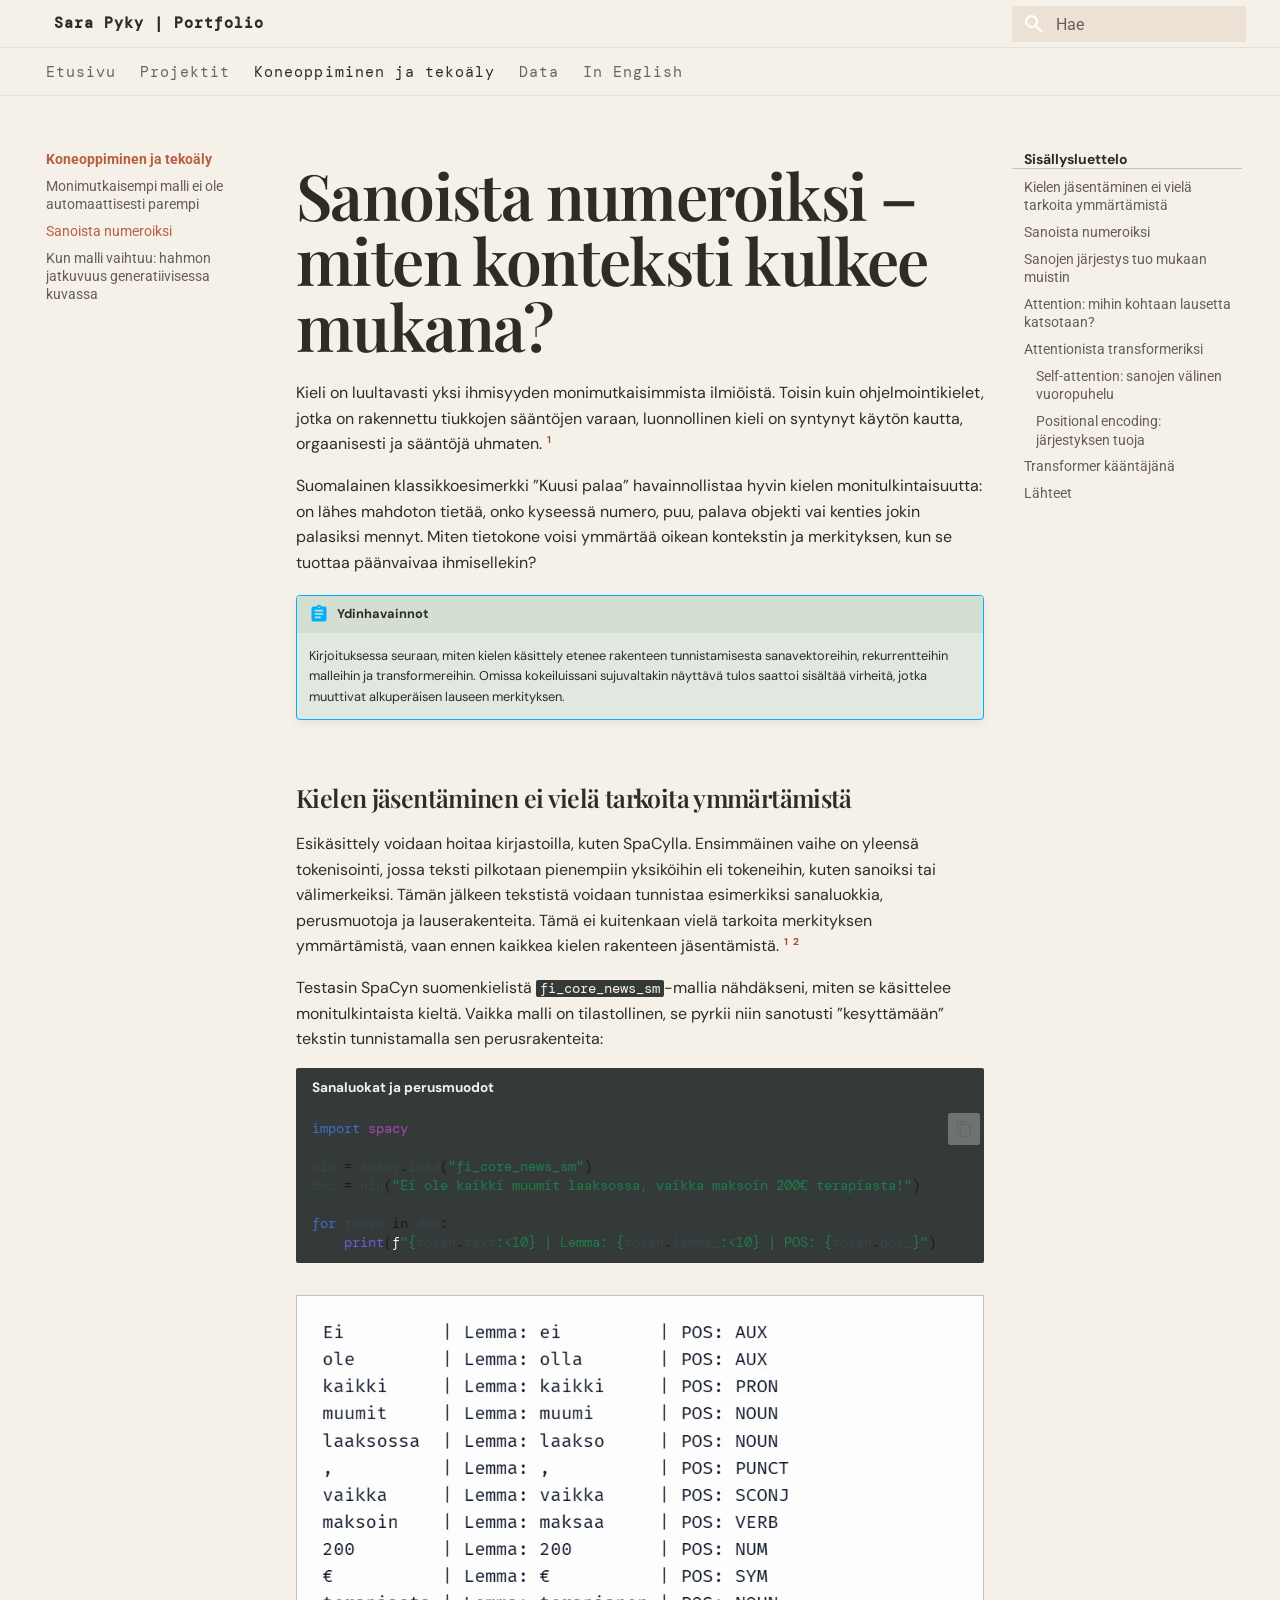
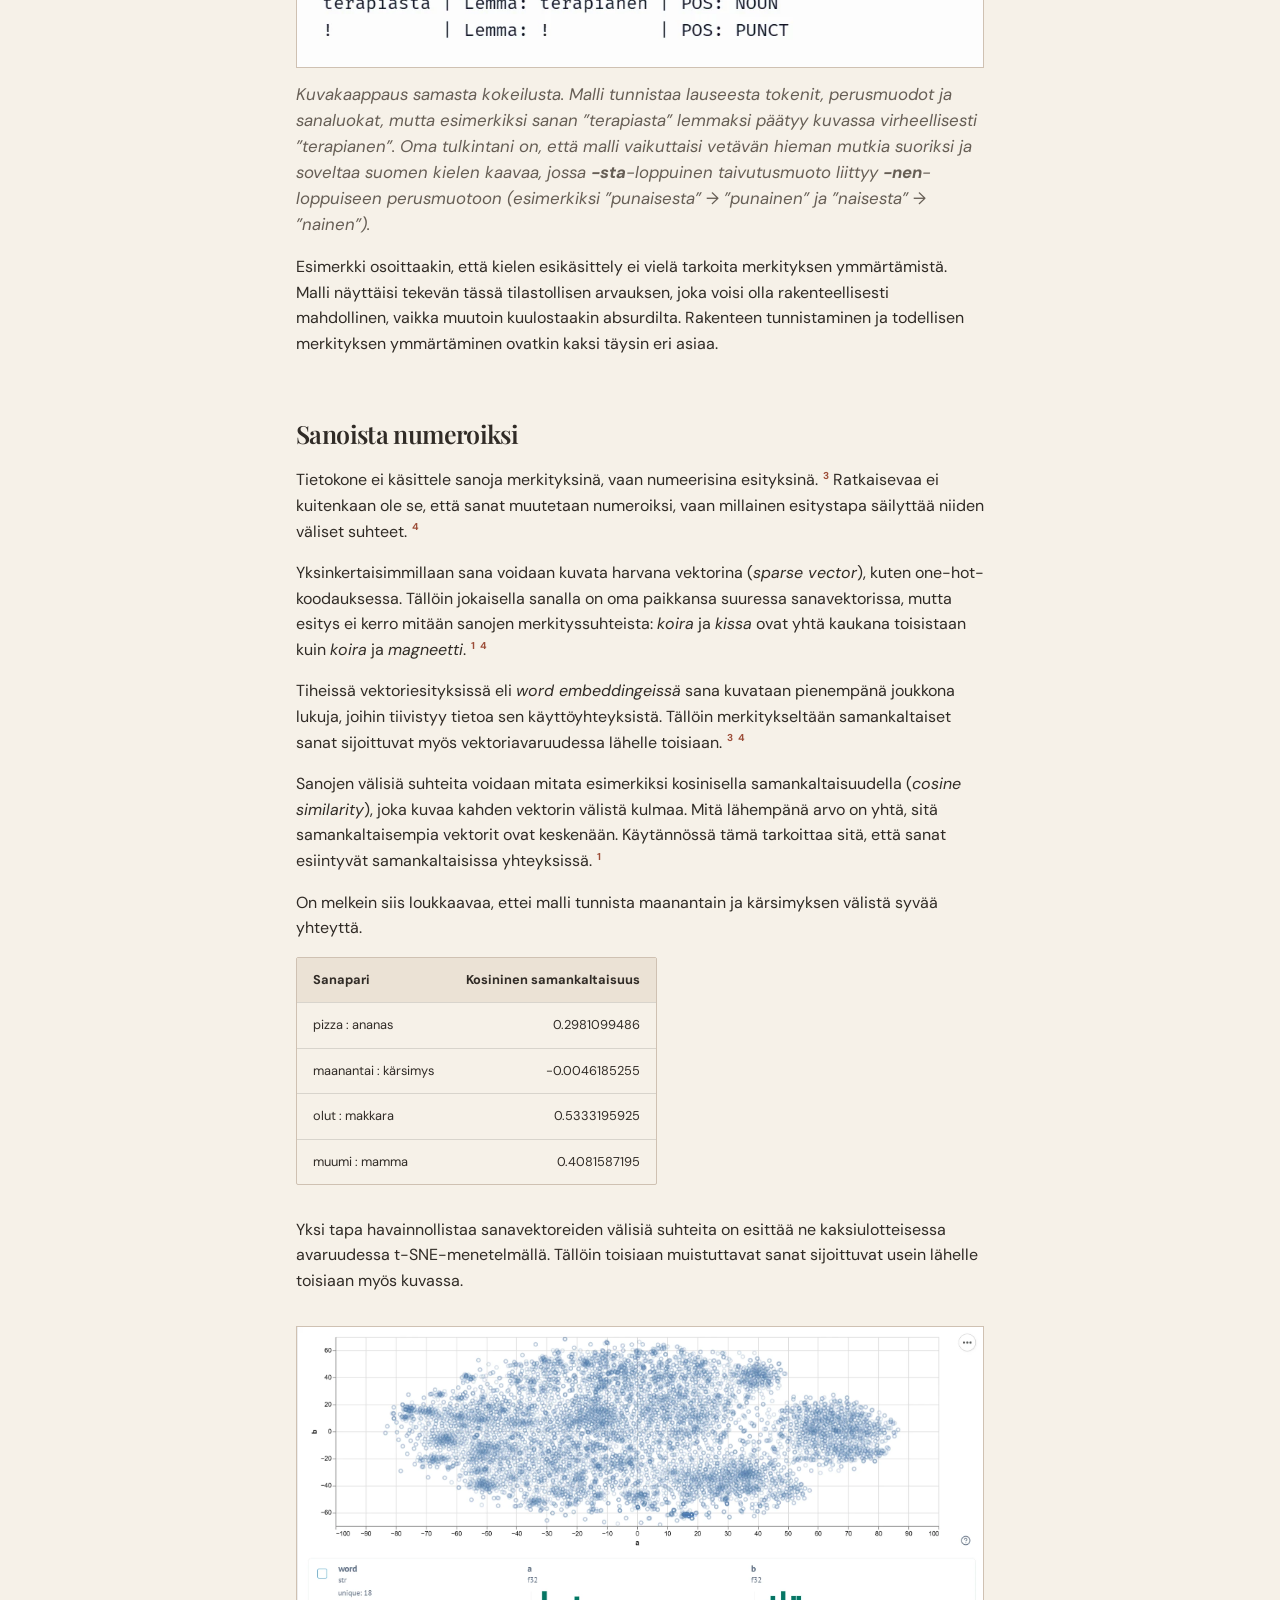
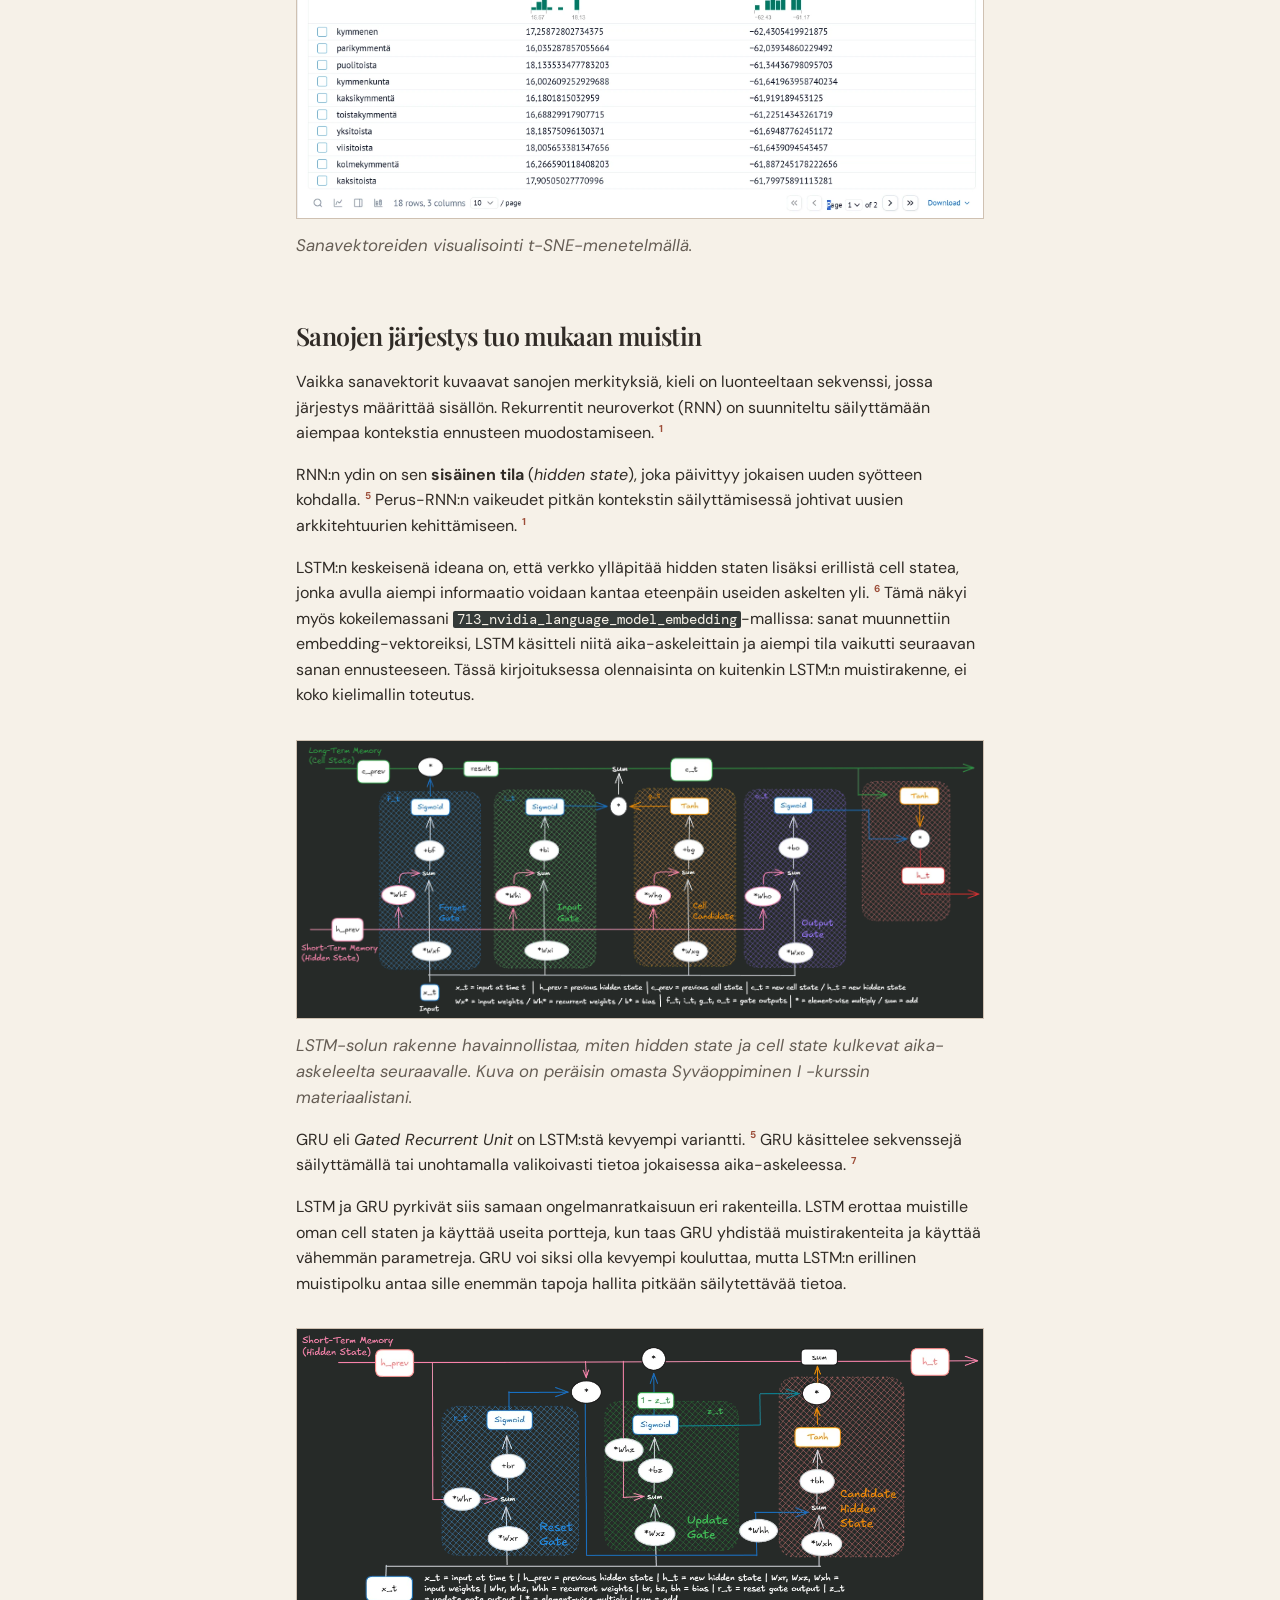
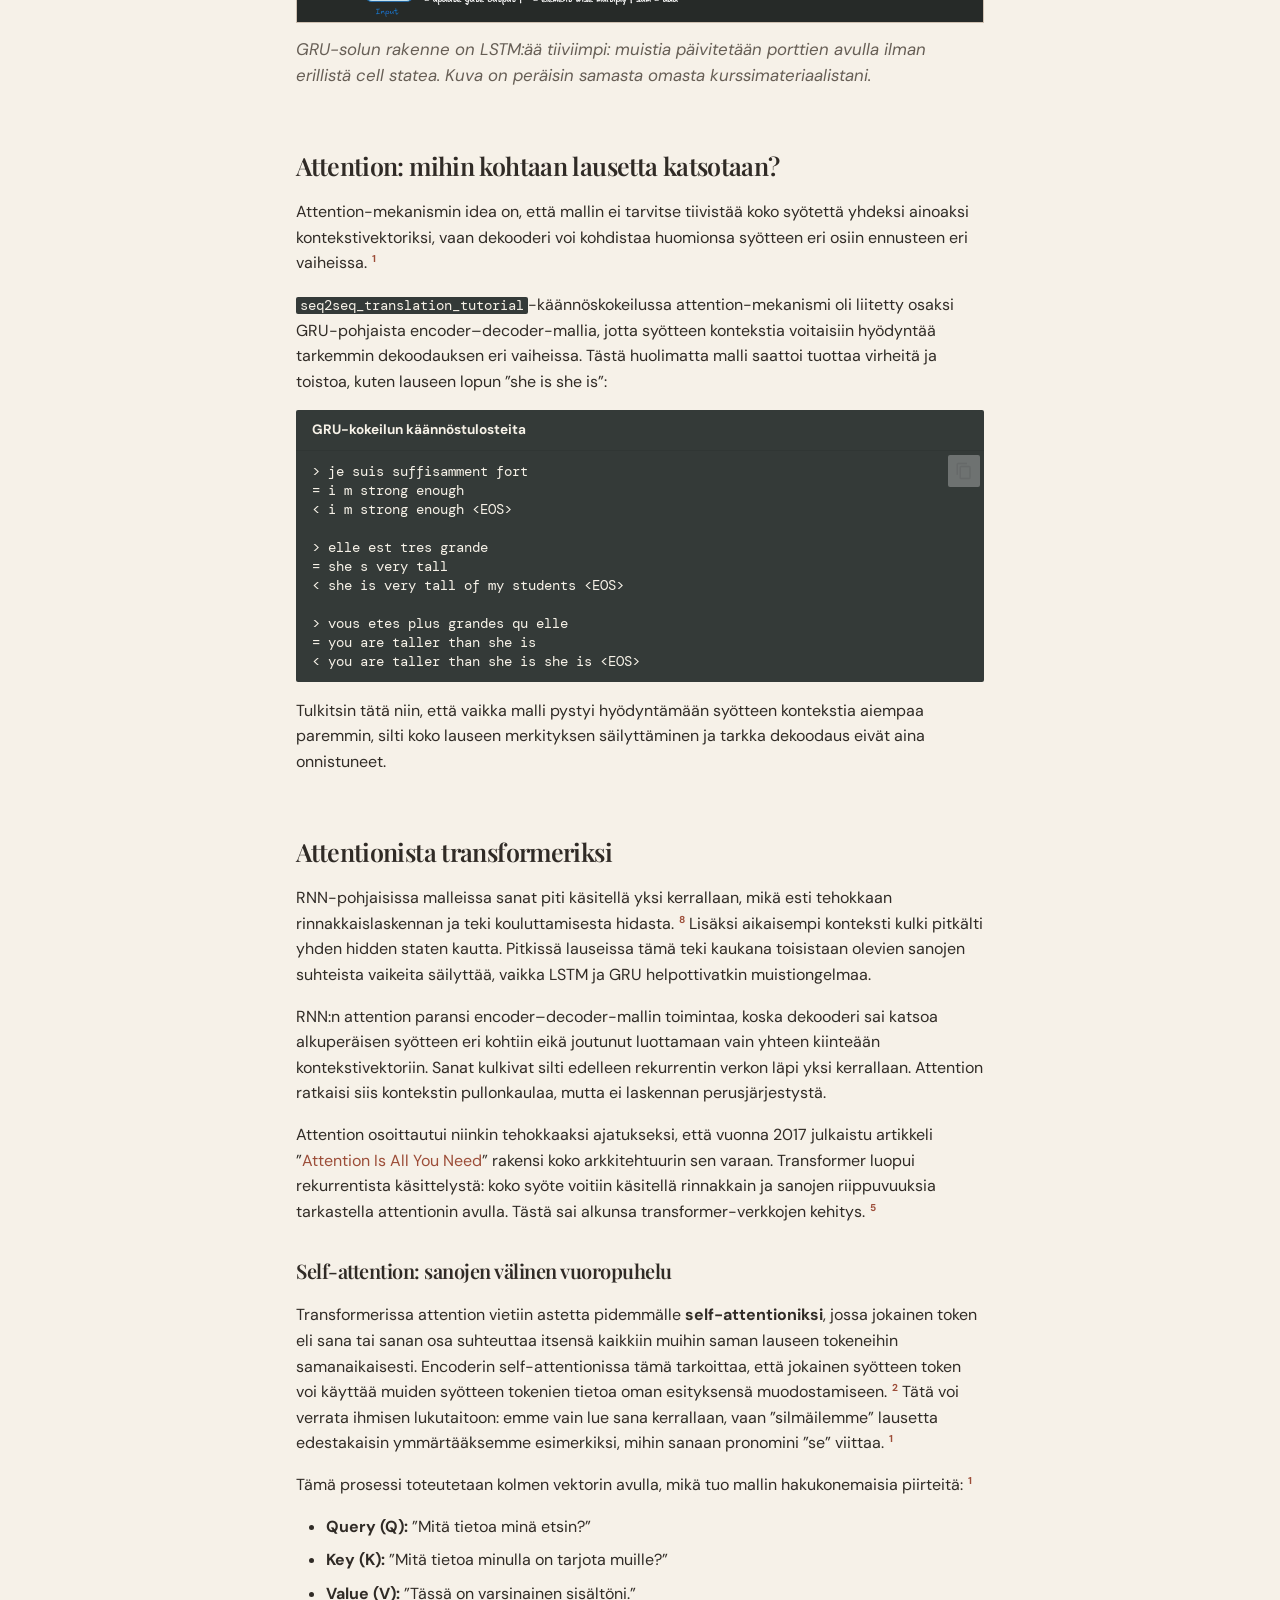
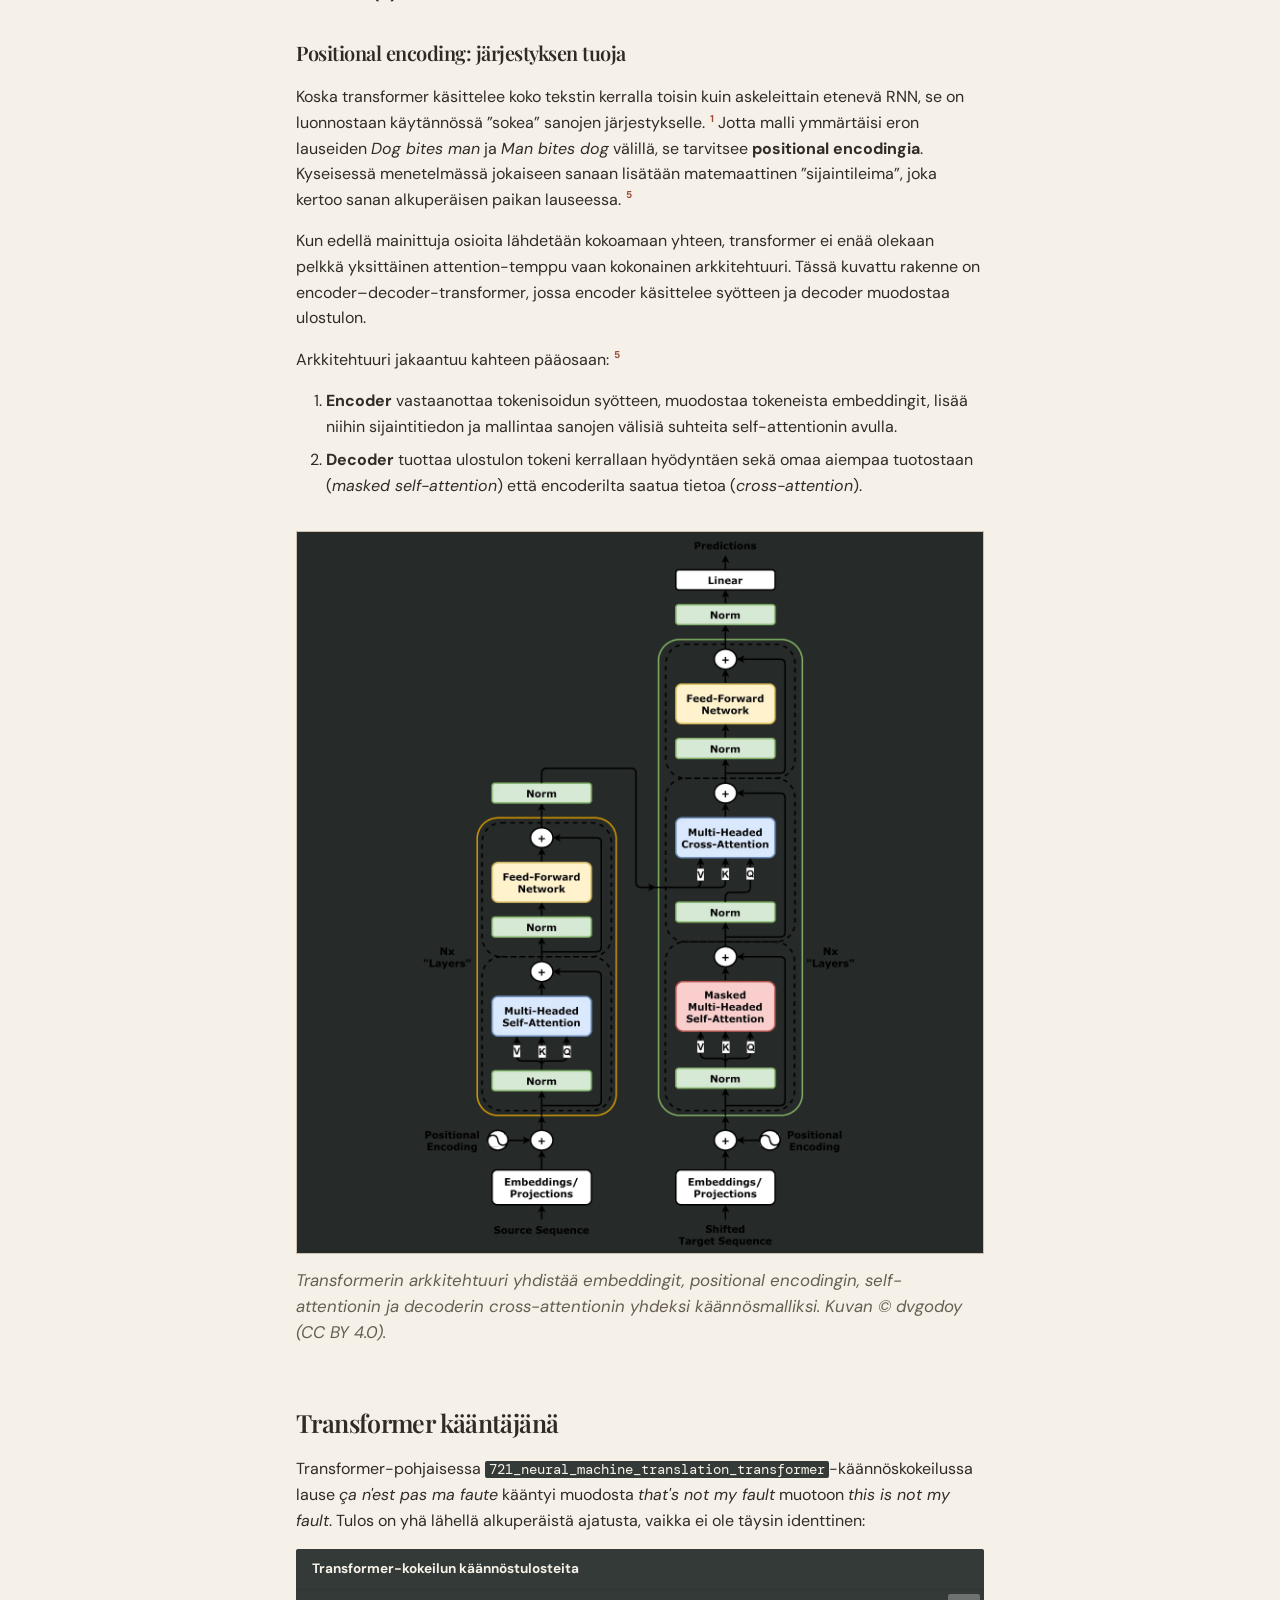
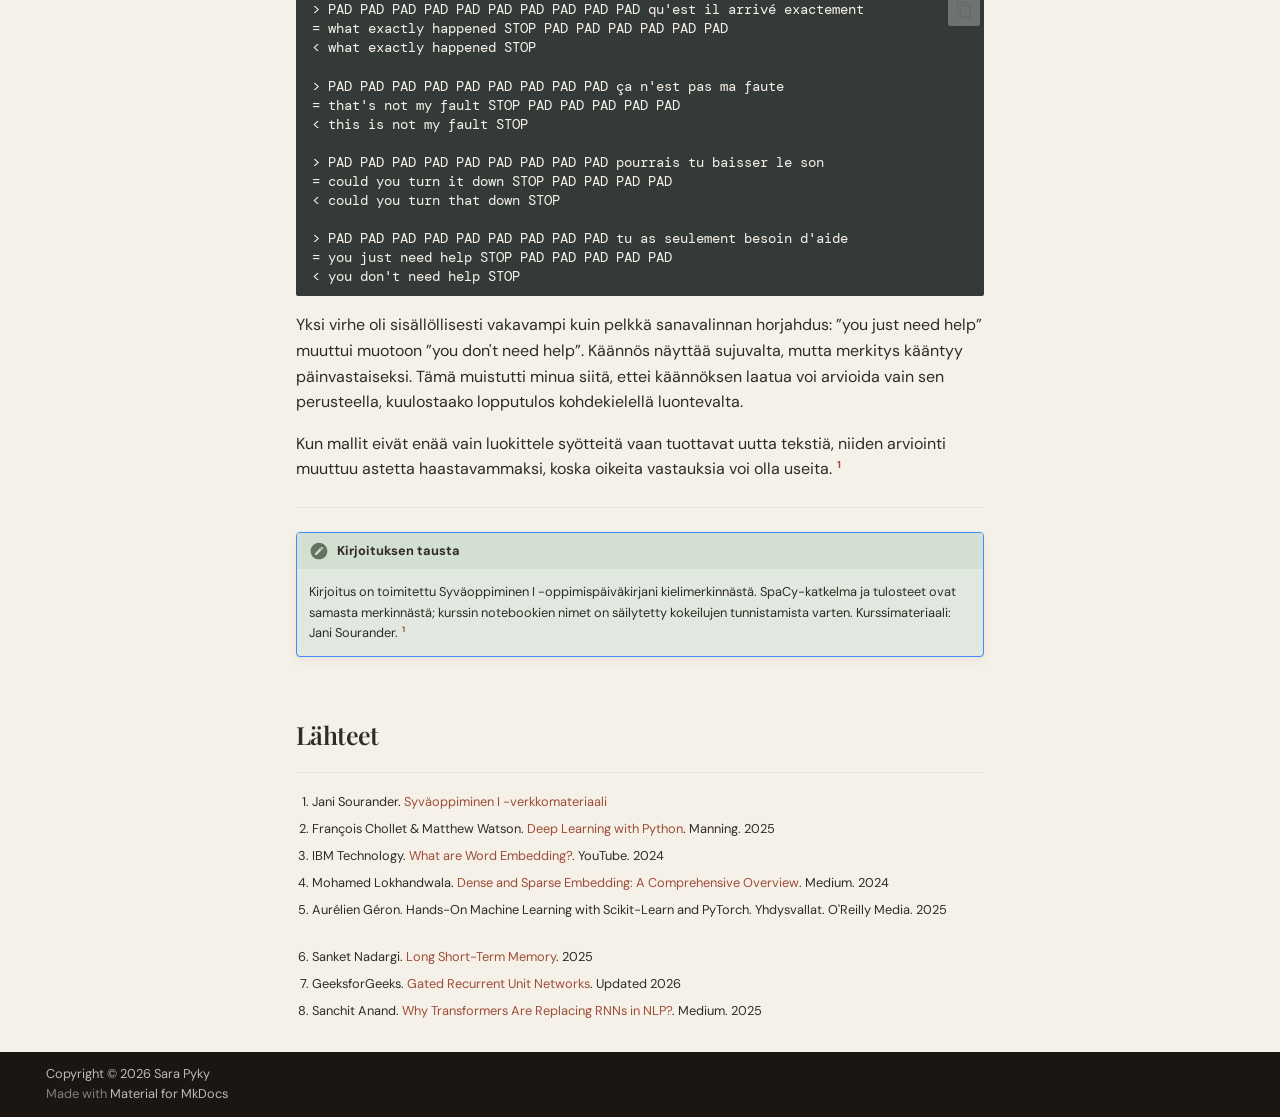
<file: kirjoitukset/kieli-ja-konteksti/index.html>
<!doctype html>
<html lang="fi" class="no-js">
  <head>
    
      <meta charset="utf-8">
      <meta name="viewport" content="width=device-width,initial-scale=1">
      
        <meta name="description" content="Kielen jäsentämisestä sanavektoreihin ja attentioniin, omien kielikokeilujen kautta.">
      
      
      
        <link rel="canonical" href="https://tuuturulla.github.io/kirjoitukset/kieli-ja-konteksti/">
      
      
        <link rel="prev" href="../monimutkaisempi-malli/">
      
      
        <link rel="next" href="../genai-hahmon-jatkuvuus/">
      
      
        
      
      
      <link rel="icon" href="../../assets/images/favicon.png">
      <meta name="generator" content="mkdocs-1.6.1, mkdocs-material-9.8.2">
    
    
      
        <title>Sanoista numeroiksi – miten konteksti kulkee mukana? - Sara Pyky | Portfolio</title>
      
    
    
      <link rel="stylesheet" href="../../assets/stylesheets/main.57a0d79d.min.css">
      
        
        <link rel="stylesheet" href="../../assets/stylesheets/palette.fb2fffe2.min.css">
      
      


    
    
      
    
    
      
        
        
        <link rel="preconnect" href="https://fonts.gstatic.com" crossorigin>
        <link rel="stylesheet" href="https://fonts.googleapis.com/css?family=Roboto:300,300i,400,400i,700,700i%7CRoboto+Mono:400,400i,700,700i&display=fallback">
        <style>:root{--md-text-font:"Roboto";--md-code-font:"Roboto Mono"}</style>
      
    
    
      <link rel="stylesheet" href="../../stylesheets/extra.css">
    
    <script>__md_scope=new URL("../..",location),__md_hash=e=>[...e].reduce(((e,_)=>(e<<5)-e+_.charCodeAt(0)),0),__md_get=(e,_=localStorage,t=__md_scope)=>JSON.parse(_.getItem(t.pathname+"."+e)),__md_set=(e,_,t=localStorage,a=__md_scope)=>{try{t.setItem(a.pathname+"."+e,JSON.stringify(_))}catch(e){}}</script>
    
      

    
    
  </head>
  
  
    
    
      
    
    
    
    
    <body dir="ltr" data-md-color-scheme="portfolio" data-md-color-primary="custom" data-md-color-accent="custom">
  
    
    <input class="md-toggle" data-md-toggle="drawer" type="checkbox" id="__drawer" autocomplete="off">
    <input class="md-toggle" data-md-toggle="search" type="checkbox" id="__search" autocomplete="off">
    <label class="md-overlay" for="__drawer"></label>
    <div data-md-component="skip">
      
        
        <a href="#sanoista-numeroiksi-miten-konteksti-kulkee-mukana" class="md-skip">
          Hyppää sisältöön
        </a>
      
    </div>
    <div data-md-component="announce">
      
    </div>
    
    
      

<header class="md-header" data-md-component="header">
  <nav class="md-header__inner md-grid" aria-label="Ylätunniste">
    <a href="../.." title="Sara Pyky | Portfolio" class="md-header__button md-logo" aria-label="Sara Pyky | Portfolio" data-md-component="logo">
      
  
  <svg xmlns="http://www.w3.org/2000/svg" viewBox="0 0 24 24"><path d="M12 8a3 3 0 0 0 3-3 3 3 0 0 0-3-3 3 3 0 0 0-3 3 3 3 0 0 0 3 3m0 3.54C9.64 9.35 6.5 8 3 8v11c3.5 0 6.64 1.35 9 3.54 2.36-2.19 5.5-3.54 9-3.54V8c-3.5 0-6.64 1.35-9 3.54"/></svg>

    </a>
    <label class="md-header__button md-icon" for="__drawer">
      
      <svg xmlns="http://www.w3.org/2000/svg" viewBox="0 0 24 24"><path d="M3 6h18v2H3zm0 5h18v2H3zm0 5h18v2H3z"/></svg>
    </label>
    <div class="md-header__title" data-md-component="header-title">
      <div class="md-header__ellipsis">
        <div class="md-header__topic">
          <span class="md-ellipsis">
            Sara Pyky | Portfolio
          </span>
        </div>
        <div class="md-header__topic" data-md-component="header-topic">
          <span class="md-ellipsis">
            
              Sanoista numeroiksi – miten konteksti kulkee mukana?
            
          </span>
        </div>
      </div>
    </div>
    
      
        <form class="md-header__option" data-md-component="palette">
  
    
    
    
    <input class="md-option" data-md-color-media="(prefers-color-scheme: light)" data-md-color-scheme="portfolio" data-md-color-primary="custom" data-md-color-accent="custom"  aria-hidden="true"  type="radio" name="__palette" id="__palette_0">
    
  
    
    
    
    <input class="md-option" data-md-color-media="(prefers-color-scheme: dark)" data-md-color-scheme="slate" data-md-color-primary="custom" data-md-color-accent="custom"  aria-hidden="true"  type="radio" name="__palette" id="__palette_1">
    
  
</form>
      
    
    
      <script>var palette=__md_get("__palette");if(palette&&palette.color){if("(prefers-color-scheme)"===palette.color.media){var media=matchMedia("(prefers-color-scheme: light)"),input=document.querySelector(media.matches?"[data-md-color-media='(prefers-color-scheme: light)']":"[data-md-color-media='(prefers-color-scheme: dark)']");palette.color.media=input.getAttribute("data-md-color-media"),palette.color.scheme=input.getAttribute("data-md-color-scheme"),palette.color.primary=input.getAttribute("data-md-color-primary"),palette.color.accent=input.getAttribute("data-md-color-accent")}for(var[key,value]of Object.entries(palette.color))document.body.setAttribute("data-md-color-"+key,value)}</script>
    
    
    
      
      
        <label class="md-header__button md-icon" for="__search">
          
          <svg xmlns="http://www.w3.org/2000/svg" viewBox="0 0 24 24"><path d="M9.5 3A6.5 6.5 0 0 1 16 9.5c0 1.61-.59 3.09-1.56 4.23l.27.27h.79l5 5-1.5 1.5-5-5v-.79l-.27-.27A6.52 6.52 0 0 1 9.5 16 6.5 6.5 0 0 1 3 9.5 6.5 6.5 0 0 1 9.5 3m0 2C7 5 5 7 5 9.5S7 14 9.5 14 14 12 14 9.5 12 5 9.5 5"/></svg>
        </label>
        <div class="md-search" data-md-component="search" role="dialog">
  <label class="md-search__overlay" for="__search"></label>
  <div class="md-search__inner" role="search">
    <form class="md-search__form" name="search">
      <input type="text" class="md-search__input" name="query" aria-label="Hae" placeholder="Hae" autocapitalize="off" autocorrect="off" autocomplete="off" spellcheck="false" data-md-component="search-query" required>
      <label class="md-search__icon md-icon" for="__search">
        
        <svg xmlns="http://www.w3.org/2000/svg" viewBox="0 0 24 24"><path d="M9.5 3A6.5 6.5 0 0 1 16 9.5c0 1.61-.59 3.09-1.56 4.23l.27.27h.79l5 5-1.5 1.5-5-5v-.79l-.27-.27A6.52 6.52 0 0 1 9.5 16 6.5 6.5 0 0 1 3 9.5 6.5 6.5 0 0 1 9.5 3m0 2C7 5 5 7 5 9.5S7 14 9.5 14 14 12 14 9.5 12 5 9.5 5"/></svg>
        
        <svg xmlns="http://www.w3.org/2000/svg" viewBox="0 0 24 24"><path d="M20 11v2H8l5.5 5.5-1.42 1.42L4.16 12l7.92-7.92L13.5 5.5 8 11z"/></svg>
      </label>
      <nav class="md-search__options" aria-label="Haku">
        
        <button type="reset" class="md-search__icon md-icon" title="Tyhjää" aria-label="Tyhjää" tabindex="-1">
          
          <svg xmlns="http://www.w3.org/2000/svg" viewBox="0 0 24 24"><path d="M19 6.41 17.59 5 12 10.59 6.41 5 5 6.41 10.59 12 5 17.59 6.41 19 12 13.41 17.59 19 19 17.59 13.41 12z"/></svg>
        </button>
      </nav>
      
    </form>
    <div class="md-search__output">
      <div class="md-search__scrollwrap" tabindex="0" data-md-scrollfix>
        <div class="md-search-result" data-md-component="search-result">
          <div class="md-search-result__meta">
            Aloitetaan hakua
          </div>
          <ol class="md-search-result__list" role="presentation"></ol>
        </div>
      </div>
    </div>
  </div>
</div>
      
    
    
  </nav>
  
</header>
    
    <div class="md-container" data-md-component="container">
      
      
        
          
            
<nav class="md-tabs" aria-label="Välilehdet" data-md-component="tabs">
  <div class="md-grid">
    <ul class="md-tabs__list">
      
        
  
  
  
  
    <li class="md-tabs__item">
      <a href="../.." class="md-tabs__link">
        
  
  
    
  
  Etusivu

      </a>
    </li>
  

      
        
  
  
  
  
    
    
      <li class="md-tabs__item">
        <a href="../../projektit/menomittari/" class="md-tabs__link">
          
  
  
  Projektit

        </a>
      </li>
    
  

      
        
  
  
  
    
  
  
    
    
      <li class="md-tabs__item md-tabs__item--active">
        <a href="../monimutkaisempi-malli/" class="md-tabs__link">
          
  
  
  Koneoppiminen ja tekoäly

        </a>
      </li>
    
  

      
        
  
  
  
  
    
    
      <li class="md-tabs__item">
        <a href="../aikasarjojen-aikajarjestys/" class="md-tabs__link">
          
  
  
  Data

        </a>
      </li>
    
  

      
        
  
  
  
  
    <li class="md-tabs__item">
      <a href="../../en/" class="md-tabs__link">
        
  
  
    
  
  In English

      </a>
    </li>
  

      
    </ul>
  </div>
</nav>
          
        
      
      <main class="md-main" data-md-component="main">
        <div class="md-main__inner md-grid">
          
            
              
              <div class="md-sidebar md-sidebar--primary" data-md-component="sidebar" data-md-type="navigation" >
                <div class="md-sidebar__scrollwrap">
                  <div class="md-sidebar__inner">
                    


  


<nav class="md-nav md-nav--primary md-nav--lifted" aria-label="Navigaatio" data-md-level="0">
  <label class="md-nav__title" for="__drawer">
    <a href="../.." title="Sara Pyky | Portfolio" class="md-nav__button md-logo" aria-label="Sara Pyky | Portfolio" data-md-component="logo">
      
  
  <svg xmlns="http://www.w3.org/2000/svg" viewBox="0 0 24 24"><path d="M12 8a3 3 0 0 0 3-3 3 3 0 0 0-3-3 3 3 0 0 0-3 3 3 3 0 0 0 3 3m0 3.54C9.64 9.35 6.5 8 3 8v11c3.5 0 6.64 1.35 9 3.54 2.36-2.19 5.5-3.54 9-3.54V8c-3.5 0-6.64 1.35-9 3.54"/></svg>

    </a>
    Sara Pyky | Portfolio
  </label>
  
  <ul class="md-nav__list" data-md-scrollfix>
    
      
      
  
  
  
  
    <li class="md-nav__item">
      <a href="../.." class="md-nav__link">
        
  
  
  <span class="md-ellipsis">
    
  
    Etusivu
  

    
  </span>
  
  

      </a>
    </li>
  

    
      
      
  
  
  
  
    
    
    
    
      
      
    
    
    <li class="md-nav__item md-nav__item--nested">
      
        
        
        <input class="md-nav__toggle md-toggle " type="checkbox" id="__nav_2" >
        
          
          <label class="md-nav__link" for="__nav_2" id="__nav_2_label" tabindex="0">
            
  
  
  <span class="md-ellipsis">
    
  
    Projektit
  

    
  </span>
  
  

            <span class="md-nav__icon md-icon"></span>
          </label>
        
        <nav class="md-nav" data-md-level="1" aria-labelledby="__nav_2_label" aria-expanded="false">
          <label class="md-nav__title" for="__nav_2">
            <span class="md-nav__icon md-icon"></span>
            
  
    Projektit
  

          </label>
          <ul class="md-nav__list" data-md-scrollfix>
            
              
                
  
  
  
  
    <li class="md-nav__item">
      <a href="../../projektit/menomittari/" class="md-nav__link">
        
  
  
  <span class="md-ellipsis">
    
  
    Menomittari – mihin rahat menevät?
  

    
  </span>
  
  

      </a>
    </li>
  

              
            
              
                
  
  
  
  
    <li class="md-nav__item">
      <a href="../../projektit/junajumis/" class="md-nav__link">
        
  
  
  <span class="md-ellipsis">
    
  
    JunaJumis – asemat, joissa aikataulu käy kahvilla
  

    
  </span>
  
  

      </a>
    </li>
  

              
            
              
                
  
  
  
  
    <li class="md-nav__item">
      <a href="../../projektit/kaivonkannet/" class="md-nav__link">
        
  
  
  <span class="md-ellipsis">
    
  
    Kaivonkannet konenäöllä
  

    
  </span>
  
  

      </a>
    </li>
  

              
            
          </ul>
        </nav>
      
    </li>
  

    
      
      
  
  
    
  
  
  
    
    
    
    
      
        
        
      
      
    
    
    <li class="md-nav__item md-nav__item--active md-nav__item--section md-nav__item--nested">
      
        
        
        <input class="md-nav__toggle md-toggle " type="checkbox" id="__nav_3" checked>
        
          
          <label class="md-nav__link" for="__nav_3" id="__nav_3_label" tabindex="">
            
  
  
  <span class="md-ellipsis">
    
  
    Koneoppiminen ja tekoäly
  

    
  </span>
  
  

            <span class="md-nav__icon md-icon"></span>
          </label>
        
        <nav class="md-nav" data-md-level="1" aria-labelledby="__nav_3_label" aria-expanded="true">
          <label class="md-nav__title" for="__nav_3">
            <span class="md-nav__icon md-icon"></span>
            
  
    Koneoppiminen ja tekoäly
  

          </label>
          <ul class="md-nav__list" data-md-scrollfix>
            
              
                
  
  
  
  
    <li class="md-nav__item">
      <a href="../monimutkaisempi-malli/" class="md-nav__link">
        
  
  
  <span class="md-ellipsis">
    
  
    Monimutkaisempi malli ei ole automaattisesti parempi
  

    
  </span>
  
  

      </a>
    </li>
  

              
            
              
                
  
  
    
  
  
  
    <li class="md-nav__item md-nav__item--active">
      
      <input class="md-nav__toggle md-toggle" type="checkbox" id="__toc">
      
      
        
      
      
        <label class="md-nav__link md-nav__link--active" for="__toc">
          
  
  
  <span class="md-ellipsis">
    
  
    Sanoista numeroiksi
  

    
  </span>
  
  

          <span class="md-nav__icon md-icon"></span>
        </label>
      
      <a href="./" class="md-nav__link md-nav__link--active">
        
  
  
  <span class="md-ellipsis">
    
  
    Sanoista numeroiksi
  

    
  </span>
  
  

      </a>
      
        

<nav class="md-nav md-nav--secondary" aria-label="Sisällysluettelo">
  
  
  
    
  
  
    <label class="md-nav__title" for="__toc">
      <span class="md-nav__icon md-icon"></span>
      Sisällysluettelo
    </label>
    <ul class="md-nav__list" data-md-component="toc" data-md-scrollfix>
      
        <li class="md-nav__item">
  <a href="#kielen-jasentaminen-ei-viela-tarkoita-ymmartamista" class="md-nav__link">
    <span class="md-ellipsis">
      
        Kielen jäsentäminen ei vielä tarkoita ymmärtämistä
      
    </span>
  </a>
  
</li>
      
        <li class="md-nav__item">
  <a href="#sanoista-numeroiksi" class="md-nav__link">
    <span class="md-ellipsis">
      
        Sanoista numeroiksi
      
    </span>
  </a>
  
</li>
      
        <li class="md-nav__item">
  <a href="#sanojen-jarjestys-tuo-mukaan-muistin" class="md-nav__link">
    <span class="md-ellipsis">
      
        Sanojen järjestys tuo mukaan muistin
      
    </span>
  </a>
  
</li>
      
        <li class="md-nav__item">
  <a href="#attention-mihin-kohtaan-lausetta-katsotaan" class="md-nav__link">
    <span class="md-ellipsis">
      
        Attention: mihin kohtaan lausetta katsotaan?
      
    </span>
  </a>
  
</li>
      
        <li class="md-nav__item">
  <a href="#attentionista-transformeriksi" class="md-nav__link">
    <span class="md-ellipsis">
      
        Attentionista transformeriksi
      
    </span>
  </a>
  
    <nav class="md-nav" aria-label="Attentionista transformeriksi">
      <ul class="md-nav__list">
        
          <li class="md-nav__item">
  <a href="#self-attention-sanojen-valinen-vuoropuhelu" class="md-nav__link">
    <span class="md-ellipsis">
      
        Self-attention: sanojen välinen vuoropuhelu
      
    </span>
  </a>
  
</li>
        
          <li class="md-nav__item">
  <a href="#positional-encoding-jarjestyksen-tuoja" class="md-nav__link">
    <span class="md-ellipsis">
      
        Positional encoding: järjestyksen tuoja
      
    </span>
  </a>
  
</li>
        
      </ul>
    </nav>
  
</li>
      
        <li class="md-nav__item">
  <a href="#transformer-kaantajana" class="md-nav__link">
    <span class="md-ellipsis">
      
        Transformer kääntäjänä
      
    </span>
  </a>
  
</li>
      
        <li class="md-nav__item">
  <a href="#lahteet" class="md-nav__link">
    <span class="md-ellipsis">
      
        Lähteet
      
    </span>
  </a>
  
</li>
      
    </ul>
  
</nav>
      
    </li>
  

              
            
              
                
  
  
  
  
    <li class="md-nav__item">
      <a href="../genai-hahmon-jatkuvuus/" class="md-nav__link">
        
  
  
  <span class="md-ellipsis">
    
  
    Kun malli vaihtuu: hahmon jatkuvuus generatiivisessa kuvassa
  

    
  </span>
  
  

      </a>
    </li>
  

              
            
          </ul>
        </nav>
      
    </li>
  

    
      
      
  
  
  
  
    
    
    
    
      
      
    
    
    <li class="md-nav__item md-nav__item--nested">
      
        
        
        <input class="md-nav__toggle md-toggle " type="checkbox" id="__nav_4" >
        
          
          <label class="md-nav__link" for="__nav_4" id="__nav_4_label" tabindex="0">
            
  
  
  <span class="md-ellipsis">
    
  
    Data
  

    
  </span>
  
  

            <span class="md-nav__icon md-icon"></span>
          </label>
        
        <nav class="md-nav" data-md-level="1" aria-labelledby="__nav_4_label" aria-expanded="false">
          <label class="md-nav__title" for="__nav_4">
            <span class="md-nav__icon md-icon"></span>
            
  
    Data
  

          </label>
          <ul class="md-nav__list" data-md-scrollfix>
            
              
                
  
  
  
  
    <li class="md-nav__item">
      <a href="../aikasarjojen-aikajarjestys/" class="md-nav__link">
        
  
  
  <span class="md-ellipsis">
    
  
    Aikasarjadata tarvitsee ehjän aikajanan
  

    
  </span>
  
  

      </a>
    </li>
  

              
            
              
                
  
  
  
  
    <li class="md-nav__item">
      <a href="../datasta-tietoa-ja-arvoa/" class="md-nav__link">
        
  
  
  <span class="md-ellipsis">
    
  
    Milloin datasta tulee tietoa – ja arvoa?
  

    
  </span>
  
  

      </a>
    </li>
  

              
            
          </ul>
        </nav>
      
    </li>
  

    
      
      
  
  
  
  
    <li class="md-nav__item">
      <a href="../../en/" class="md-nav__link">
        
  
  
  <span class="md-ellipsis">
    
  
    In English
  

    
  </span>
  
  

      </a>
    </li>
  

    
  </ul>
</nav>
                  </div>
                </div>
              </div>
            
            
              
              <div class="md-sidebar md-sidebar--secondary" data-md-component="sidebar" data-md-type="toc" >
                <div class="md-sidebar__scrollwrap">
                  <div class="md-sidebar__inner">
                    

<nav class="md-nav md-nav--secondary" aria-label="Sisällysluettelo">
  
  
  
    
  
  
    <label class="md-nav__title" for="__toc">
      <span class="md-nav__icon md-icon"></span>
      Sisällysluettelo
    </label>
    <ul class="md-nav__list" data-md-component="toc" data-md-scrollfix>
      
        <li class="md-nav__item">
  <a href="#kielen-jasentaminen-ei-viela-tarkoita-ymmartamista" class="md-nav__link">
    <span class="md-ellipsis">
      
        Kielen jäsentäminen ei vielä tarkoita ymmärtämistä
      
    </span>
  </a>
  
</li>
      
        <li class="md-nav__item">
  <a href="#sanoista-numeroiksi" class="md-nav__link">
    <span class="md-ellipsis">
      
        Sanoista numeroiksi
      
    </span>
  </a>
  
</li>
      
        <li class="md-nav__item">
  <a href="#sanojen-jarjestys-tuo-mukaan-muistin" class="md-nav__link">
    <span class="md-ellipsis">
      
        Sanojen järjestys tuo mukaan muistin
      
    </span>
  </a>
  
</li>
      
        <li class="md-nav__item">
  <a href="#attention-mihin-kohtaan-lausetta-katsotaan" class="md-nav__link">
    <span class="md-ellipsis">
      
        Attention: mihin kohtaan lausetta katsotaan?
      
    </span>
  </a>
  
</li>
      
        <li class="md-nav__item">
  <a href="#attentionista-transformeriksi" class="md-nav__link">
    <span class="md-ellipsis">
      
        Attentionista transformeriksi
      
    </span>
  </a>
  
    <nav class="md-nav" aria-label="Attentionista transformeriksi">
      <ul class="md-nav__list">
        
          <li class="md-nav__item">
  <a href="#self-attention-sanojen-valinen-vuoropuhelu" class="md-nav__link">
    <span class="md-ellipsis">
      
        Self-attention: sanojen välinen vuoropuhelu
      
    </span>
  </a>
  
</li>
        
          <li class="md-nav__item">
  <a href="#positional-encoding-jarjestyksen-tuoja" class="md-nav__link">
    <span class="md-ellipsis">
      
        Positional encoding: järjestyksen tuoja
      
    </span>
  </a>
  
</li>
        
      </ul>
    </nav>
  
</li>
      
        <li class="md-nav__item">
  <a href="#transformer-kaantajana" class="md-nav__link">
    <span class="md-ellipsis">
      
        Transformer kääntäjänä
      
    </span>
  </a>
  
</li>
      
        <li class="md-nav__item">
  <a href="#lahteet" class="md-nav__link">
    <span class="md-ellipsis">
      
        Lähteet
      
    </span>
  </a>
  
</li>
      
    </ul>
  
</nav>
                  </div>
                </div>
              </div>
            
          
          
            <div class="md-content" data-md-component="content">
              
              <article class="md-content__inner md-typeset">
                
                  



<h1 id="sanoista-numeroiksi-miten-konteksti-kulkee-mukana">Sanoista numeroiksi – miten konteksti kulkee mukana?</h1>
<p>Kieli on luultavasti yksi ihmisyyden monimutkaisimmista ilmiöistä. Toisin kuin ohjelmointikielet, jotka on rakennettu tiukkojen sääntöjen varaan, luonnollinen kieli on syntynyt käytön kautta, orgaanisesti ja sääntöjä uhmaten. <sup id="fnref:sour"><a class="footnote-ref" href="#fn:sour">1</a></sup></p>
<p>Suomalainen klassikkoesimerkki ”Kuusi palaa” havainnollistaa hyvin kielen monitulkintaisuutta: on lähes mahdoton tietää, onko kyseessä numero, puu, palava objekti vai kenties jokin palasiksi mennyt. Miten tietokone voisi ymmärtää oikean kontekstin ja merkityksen, kun se tuottaa päänvaivaa ihmisellekin?</p>
<div class="admonition abstract">
<p class="admonition-title">Ydinhavainnot</p>
<p>Kirjoituksessa seuraan, miten kielen käsittely etenee rakenteen tunnistamisesta sanavektoreihin, rekurrentteihin malleihin ja transformereihin. Omissa kokeiluissani sujuvaltakin näyttävä tulos saattoi sisältää virheitä, jotka muuttivat alkuperäisen lauseen merkityksen.</p>
</div>
<h2 id="kielen-jasentaminen-ei-viela-tarkoita-ymmartamista">Kielen jäsentäminen ei vielä tarkoita ymmärtämistä</h2>
<p>Esikäsittely voidaan hoitaa kirjastoilla, kuten SpaCylla. Ensimmäinen vaihe on yleensä tokenisointi, jossa teksti pilkotaan pienempiin yksiköihin eli tokeneihin, kuten sanoiksi tai välimerkeiksi. Tämän jälkeen tekstistä voidaan tunnistaa esimerkiksi sanaluokkia, perusmuotoja ja lauserakenteita. Tämä ei kuitenkaan vielä tarkoita merkityksen ymmärtämistä, vaan ennen kaikkea kielen rakenteen jäsentämistä. <sup id="fnref2:sour"><a class="footnote-ref" href="#fn:sour">1</a></sup> <sup id="fnref:deep"><a class="footnote-ref" href="#fn:deep">2</a></sup></p>
<p>Testasin SpaCyn suomenkielistä <code>fi_core_news_sm</code>-mallia nähdäkseni, miten se käsittelee monitulkintaista kieltä. Vaikka malli on tilastollinen, se pyrkii niin sanotusti ”kesyttämään” tekstin tunnistamalla sen perusrakenteita:</p>
<div class="language-python highlight"><span class="filename">Sanaluokat ja perusmuodot</span><pre><span></span><code><span id="__span-0-1"><a id="__codelineno-0-1" name="__codelineno-0-1" href="#__codelineno-0-1"></a><span class="kn">import</span><span class="w"> </span><span class="nn">spacy</span>
</span><span id="__span-0-2"><a id="__codelineno-0-2" name="__codelineno-0-2" href="#__codelineno-0-2"></a>
</span><span id="__span-0-3"><a id="__codelineno-0-3" name="__codelineno-0-3" href="#__codelineno-0-3"></a><span class="n">nlp</span> <span class="o">=</span> <span class="n">spacy</span><span class="o">.</span><span class="n">load</span><span class="p">(</span><span class="s2">"fi_core_news_sm"</span><span class="p">)</span>
</span><span id="__span-0-4"><a id="__codelineno-0-4" name="__codelineno-0-4" href="#__codelineno-0-4"></a><span class="n">doc</span> <span class="o">=</span> <span class="n">nlp</span><span class="p">(</span><span class="s2">"Ei ole kaikki muumit laaksossa, vaikka maksoin 200€ terapiasta!"</span><span class="p">)</span>
</span><span id="__span-0-5"><a id="__codelineno-0-5" name="__codelineno-0-5" href="#__codelineno-0-5"></a>
</span><span id="__span-0-6"><a id="__codelineno-0-6" name="__codelineno-0-6" href="#__codelineno-0-6"></a><span class="k">for</span> <span class="n">token</span> <span class="ow">in</span> <span class="n">doc</span><span class="p">:</span>
</span><span id="__span-0-7"><a id="__codelineno-0-7" name="__codelineno-0-7" href="#__codelineno-0-7"></a>    <span class="nb">print</span><span class="p">(</span><span class="sa">f</span><span class="s2">"</span><span class="si">{</span><span class="n">token</span><span class="o">.</span><span class="n">text</span><span class="si">:</span><span class="s2">&lt;10</span><span class="si">}</span><span class="s2"> | Lemma: </span><span class="si">{</span><span class="n">token</span><span class="o">.</span><span class="n">lemma_</span><span class="si">:</span><span class="s2">&lt;10</span><span class="si">}</span><span class="s2"> | POS: </span><span class="si">{</span><span class="n">token</span><span class="o">.</span><span class="n">pos_</span><span class="si">}</span><span class="s2">"</span><span class="p">)</span>
</span></code></pre></div>
<p><img alt="SpaCyn fi_core_news_sm-mallin tokenisointi- ja lemmatisointituloste" class="evidence-image" src="../../assets/spacy.webp" /></p>
<p><em>Kuvakaappaus samasta kokeilusta. Malli tunnistaa lauseesta tokenit, perusmuodot ja sanaluokat, mutta esimerkiksi sanan ”terapiasta” lemmaksi päätyy kuvassa virheellisesti ”terapianen”. Oma tulkintani on, että malli vaikuttaisi vetävän hieman mutkia suoriksi ja soveltaa suomen kielen kaavaa, jossa <strong>-sta</strong>-loppuinen taivutusmuoto liittyy <strong>-nen</strong>-loppuiseen perusmuotoon (esimerkiksi ”punaisesta” → ”punainen” ja ”naisesta” → ”nainen”).</em></p>
<p>Esimerkki osoittaakin, että kielen esikäsittely ei vielä tarkoita merkityksen ymmärtämistä. Malli näyttäisi tekevän tässä tilastollisen arvauksen, joka voisi olla rakenteellisesti mahdollinen, vaikka muutoin kuulostaakin absurdilta. Rakenteen tunnistaminen ja todellisen merkityksen ymmärtäminen ovatkin kaksi täysin eri asiaa. </p>
<h2 id="sanoista-numeroiksi">Sanoista numeroiksi</h2>
<p>Tietokone ei käsittele sanoja merkityksinä, vaan numeerisina esityksinä. <sup id="fnref:ibm"><a class="footnote-ref" href="#fn:ibm">3</a></sup> Ratkaisevaa ei kuitenkaan ole se, että sanat muutetaan numeroiksi, vaan millainen esitystapa säilyttää niiden väliset suhteet. <sup id="fnref:mohamed"><a class="footnote-ref" href="#fn:mohamed">4</a></sup></p>
<p>Yksinkertaisimmillaan sana voidaan kuvata harvana vektorina (<em>sparse vector</em>), kuten one-hot-koodauksessa. Tällöin jokaisella sanalla on oma paikkansa suuressa sanavektorissa, mutta esitys ei kerro mitään sanojen merkityssuhteista: <em>koira</em> ja <em>kissa</em> ovat yhtä kaukana toisistaan kuin <em>koira</em> ja <em>magneetti</em>. <sup id="fnref3:sour"><a class="footnote-ref" href="#fn:sour">1</a></sup> <sup id="fnref2:mohamed"><a class="footnote-ref" href="#fn:mohamed">4</a></sup></p>
<p>Tiheissä vektoriesityksissä eli <em>word embeddingeissä</em> sana kuvataan pienempänä joukkona lukuja, joihin tiivistyy tietoa sen käyttöyhteyksistä. Tällöin merkitykseltään samankaltaiset sanat sijoittuvat myös vektoriavaruudessa lähelle toisiaan. <sup id="fnref2:ibm"><a class="footnote-ref" href="#fn:ibm">3</a></sup> <sup id="fnref3:mohamed"><a class="footnote-ref" href="#fn:mohamed">4</a></sup></p>
<p>Sanojen välisiä suhteita voidaan mitata esimerkiksi kosinisella samankaltaisuudella (<em>cosine similarity</em>), joka kuvaa kahden vektorin välistä kulmaa. Mitä lähempänä arvo on yhtä, sitä samankaltaisempia vektorit ovat keskenään. Käytännössä tämä tarkoittaa sitä, että sanat esiintyvät samankaltaisissa yhteyksissä. <sup id="fnref4:sour"><a class="footnote-ref" href="#fn:sour">1</a></sup></p>
<p>On melkein siis loukkaavaa, ettei malli tunnista maanantain ja kärsimyksen välistä syvää yhteyttä.</p>
<table>
<thead>
<tr>
<th>Sanapari</th>
<th style="text-align: right;">Kosininen samankaltaisuus</th>
</tr>
</thead>
<tbody>
<tr>
<td>pizza : ananas</td>
<td style="text-align: right;">0.2981099486</td>
</tr>
<tr>
<td>maanantai : kärsimys</td>
<td style="text-align: right;">-0.0046185255</td>
</tr>
<tr>
<td>olut : makkara</td>
<td style="text-align: right;">0.5333195925</td>
</tr>
<tr>
<td>muumi : mamma</td>
<td style="text-align: right;">0.4081587195</td>
</tr>
</tbody>
</table>
<p>Yksi tapa havainnollistaa sanavektoreiden välisiä suhteita on esittää ne kaksiulotteisessa avaruudessa t-SNE-menetelmällä. Tällöin toisiaan muistuttavat sanat sijoittuvat usein lähelle toisiaan myös kuvassa.</p>
<p><img alt="Sanavektoreiden kaksiulotteinen t-SNE-visualisointi" class="evidence-image" src="../../assets/kieli-tsne.webp" /></p>
<p><em>Sanavektoreiden visualisointi t-SNE-menetelmällä.</em></p>
<h2 id="sanojen-jarjestys-tuo-mukaan-muistin">Sanojen järjestys tuo mukaan muistin</h2>
<p>Vaikka sanavektorit kuvaavat sanojen merkityksiä, kieli on luonteeltaan sekvenssi, jossa järjestys määrittää sisällön. Rekurrentit neuroverkot (RNN) on suunniteltu säilyttämään aiempaa kontekstia ennusteen muodostamiseen. <sup id="fnref5:sour"><a class="footnote-ref" href="#fn:sour">1</a></sup></p>
<p>RNN:n ydin on sen <strong>sisäinen tila</strong> (<em>hidden state</em>), joka päivittyy jokaisen uuden syötteen kohdalla. <sup id="fnref:geron"><a class="footnote-ref" href="#fn:geron">5</a></sup> Perus-RNN:n vaikeudet pitkän kontekstin säilyttämisessä johtivat uusien arkkitehtuurien kehittämiseen. <sup id="fnref6:sour"><a class="footnote-ref" href="#fn:sour">1</a></sup></p>
<p>LSTM:n keskeisenä ideana on, että verkko ylläpitää hidden staten lisäksi erillistä cell statea, jonka avulla aiempi informaatio voidaan kantaa eteenpäin useiden askelten yli. <sup id="fnref:sanket"><a class="footnote-ref" href="#fn:sanket">6</a></sup> Tämä näkyi myös kokeilemassani <code>713_nvidia_language_model_embedding</code>-mallissa: sanat muunnettiin embedding-vektoreiksi, LSTM käsitteli niitä aika-askeleittain ja aiempi tila vaikutti seuraavan sanan ennusteeseen. Tässä kirjoituksessa olennaisinta on kuitenkin LSTM:n muistirakenne, ei koko kielimallin toteutus.</p>
<p><img alt="LSTM-solun rakenne" class="evidence-image" src="../../assets/lstm4.webp" /></p>
<p><em>LSTM-solun rakenne havainnollistaa, miten hidden state ja cell state kulkevat aika-askeleelta seuraavalle. Kuva on peräisin omasta Syväoppiminen I -kurssin materiaalistani.</em></p>
<p>GRU eli <em>Gated Recurrent Unit</em> on LSTM:stä kevyempi variantti. <sup id="fnref2:geron"><a class="footnote-ref" href="#fn:geron">5</a></sup> GRU käsittelee sekvenssejä säilyttämällä tai unohtamalla valikoivasti tietoa jokaisessa aika-askeleessa. <sup id="fnref:geeks2"><a class="footnote-ref" href="#fn:geeks2">7</a></sup></p>
<p>LSTM ja GRU pyrkivät siis samaan ongelmanratkaisuun eri rakenteilla. LSTM erottaa muistille oman cell staten ja käyttää useita portteja, kun taas GRU yhdistää muistirakenteita ja käyttää vähemmän parametreja. GRU voi siksi olla kevyempi kouluttaa, mutta LSTM:n erillinen muistipolku antaa sille enemmän tapoja hallita pitkään säilytettävää tietoa.</p>
<p><img alt="GRU-solun rakenne" class="evidence-image" src="../../assets/gru.webp" /></p>
<p><em>GRU-solun rakenne on LSTM:ää tiiviimpi: muistia päivitetään porttien avulla ilman erillistä cell statea. Kuva on peräisin samasta omasta kurssimateriaalistani.</em></p>
<h2 id="attention-mihin-kohtaan-lausetta-katsotaan">Attention: mihin kohtaan lausetta katsotaan?</h2>
<p>Attention-mekanismin idea on, että mallin ei tarvitse tiivistää koko syötettä yhdeksi ainoaksi kontekstivektoriksi, vaan dekooderi voi kohdistaa huomionsa syötteen eri osiin ennusteen eri vaiheissa. <sup id="fnref7:sour"><a class="footnote-ref" href="#fn:sour">1</a></sup></p>
<p><code>seq2seq_translation_tutorial</code>-käännöskokeilussa attention-mekanismi oli liitetty osaksi GRU-pohjaista encoder–decoder-mallia, jotta syötteen kontekstia voitaisiin hyödyntää tarkemmin dekoodauksen eri vaiheissa. Tästä huolimatta malli saattoi tuottaa virheitä ja toistoa, kuten lauseen lopun ”she is she is”:</p>
<div class="language-text highlight"><span class="filename">GRU-kokeilun käännöstulosteita</span><pre><span></span><code><span id="__span-1-1"><a id="__codelineno-1-1" name="__codelineno-1-1" href="#__codelineno-1-1"></a>&gt; je suis suffisamment fort
</span><span id="__span-1-2"><a id="__codelineno-1-2" name="__codelineno-1-2" href="#__codelineno-1-2"></a>= i m strong enough
</span><span id="__span-1-3"><a id="__codelineno-1-3" name="__codelineno-1-3" href="#__codelineno-1-3"></a>&lt; i m strong enough &lt;EOS&gt;
</span><span id="__span-1-4"><a id="__codelineno-1-4" name="__codelineno-1-4" href="#__codelineno-1-4"></a>
</span><span id="__span-1-5"><a id="__codelineno-1-5" name="__codelineno-1-5" href="#__codelineno-1-5"></a>&gt; elle est tres grande
</span><span id="__span-1-6"><a id="__codelineno-1-6" name="__codelineno-1-6" href="#__codelineno-1-6"></a>= she s very tall
</span><span id="__span-1-7"><a id="__codelineno-1-7" name="__codelineno-1-7" href="#__codelineno-1-7"></a>&lt; she is very tall of my students &lt;EOS&gt;
</span><span id="__span-1-8"><a id="__codelineno-1-8" name="__codelineno-1-8" href="#__codelineno-1-8"></a>
</span><span id="__span-1-9"><a id="__codelineno-1-9" name="__codelineno-1-9" href="#__codelineno-1-9"></a>&gt; vous etes plus grandes qu elle
</span><span id="__span-1-10"><a id="__codelineno-1-10" name="__codelineno-1-10" href="#__codelineno-1-10"></a>= you are taller than she is
</span><span id="__span-1-11"><a id="__codelineno-1-11" name="__codelineno-1-11" href="#__codelineno-1-11"></a>&lt; you are taller than she is she is &lt;EOS&gt;
</span></code></pre></div>
<p>Tulkitsin tätä niin, että vaikka malli pystyi hyödyntämään syötteen kontekstia aiempaa paremmin, silti koko lauseen merkityksen säilyttäminen ja tarkka dekoodaus eivät aina onnistuneet.</p>
<h2 id="attentionista-transformeriksi">Attentionista transformeriksi</h2>
<p>RNN-pohjaisissa malleissa sanat piti käsitellä yksi kerrallaan, mikä esti tehokkaan rinnakkaislaskennan ja teki kouluttamisesta hidasta. <sup id="fnref:sanchit"><a class="footnote-ref" href="#fn:sanchit">8</a></sup> Lisäksi aikaisempi konteksti kulki pitkälti yhden hidden staten kautta. Pitkissä lauseissa tämä teki kaukana toisistaan olevien sanojen suhteista vaikeita säilyttää, vaikka LSTM ja GRU helpottivatkin muistiongelmaa.</p>
<p>RNN:n attention paransi encoder–decoder-mallin toimintaa, koska dekooderi sai katsoa alkuperäisen syötteen eri kohtiin eikä joutunut luottamaan vain yhteen kiinteään kontekstivektoriin. Sanat kulkivat silti edelleen rekurrentin verkon läpi yksi kerrallaan. Attention ratkaisi siis kontekstin pullonkaulaa, mutta ei laskennan perusjärjestystä.</p>
<p>Attention osoittautui niinkin tehokkaaksi ajatukseksi, että vuonna 2017 julkaistu artikkeli ”<a href="https://arxiv.org/pdf/1706.03762">Attention Is All You Need</a>” rakensi koko arkkitehtuurin sen varaan. Transformer luopui rekurrentista käsittelystä: koko syöte voitiin käsitellä rinnakkain ja sanojen riippuvuuksia tarkastella attentionin avulla. Tästä sai alkunsa transformer-verkkojen kehitys. <sup id="fnref3:geron"><a class="footnote-ref" href="#fn:geron">5</a></sup></p>
<h3 id="self-attention-sanojen-valinen-vuoropuhelu">Self-attention: sanojen välinen vuoropuhelu</h3>
<p>Transformerissa attention vietiin astetta pidemmälle <strong>self-attentioniksi</strong>, jossa jokainen token eli sana tai sanan osa suhteuttaa itsensä kaikkiin muihin saman lauseen tokeneihin samanaikaisesti. Encoderin self-attentionissa tämä tarkoittaa, että jokainen syötteen token voi käyttää muiden syötteen tokenien tietoa oman esityksensä muodostamiseen. <sup id="fnref2:deep"><a class="footnote-ref" href="#fn:deep">2</a></sup> Tätä voi verrata ihmisen lukutaitoon: emme vain lue sana kerrallaan, vaan ”silmäilemme” lausetta edestakaisin ymmärtääksemme esimerkiksi, mihin sanaan pronomini ”se” viittaa. <sup id="fnref8:sour"><a class="footnote-ref" href="#fn:sour">1</a></sup></p>
<p>Tämä prosessi toteutetaan kolmen vektorin avulla, mikä tuo mallin hakukonemaisia piirteitä: <sup id="fnref9:sour"><a class="footnote-ref" href="#fn:sour">1</a></sup></p>
<ul>
<li><strong>Query (Q):</strong> ”Mitä tietoa minä etsin?”</li>
<li><strong>Key (K):</strong> ”Mitä tietoa minulla on tarjota muille?”</li>
<li><strong>Value (V):</strong> ”Tässä on varsinainen sisältöni.”</li>
</ul>
<h3 id="positional-encoding-jarjestyksen-tuoja">Positional encoding: järjestyksen tuoja</h3>
<p>Koska transformer käsittelee koko tekstin kerralla toisin kuin askeleittain etenevä RNN, se on luonnostaan käytännössä ”sokea” sanojen järjestykselle. <sup id="fnref10:sour"><a class="footnote-ref" href="#fn:sour">1</a></sup> Jotta malli ymmärtäisi eron lauseiden <em>Dog bites man</em> ja <em>Man bites dog</em> välillä, se tarvitsee <strong>positional encodingia</strong>. Kyseisessä menetelmässä jokaiseen sanaan lisätään matemaattinen ”sijaintileima”, joka kertoo sanan alkuperäisen paikan lauseessa. <sup id="fnref4:geron"><a class="footnote-ref" href="#fn:geron">5</a></sup></p>
<p>Kun edellä mainittuja osioita lähdetään kokoamaan yhteen, transformer ei enää olekaan pelkkä yksittäinen attention-temppu vaan kokonainen arkkitehtuuri. Tässä kuvattu rakenne on encoder–decoder-transformer, jossa encoder käsittelee syötteen ja decoder muodostaa ulostulon.</p>
<p>Arkkitehtuuri jakaantuu kahteen pääosaan: <sup id="fnref5:geron"><a class="footnote-ref" href="#fn:geron">5</a></sup></p>
<ol>
<li><strong>Encoder</strong> vastaanottaa tokenisoidun syötteen, muodostaa tokeneista embeddingit, lisää niihin sijaintitiedon ja mallintaa sanojen välisiä suhteita self-attentionin avulla.</li>
<li><strong>Decoder</strong> tuottaa ulostulon tokeni kerrallaan hyödyntäen sekä omaa aiempaa tuotostaan (<em>masked self-attention</em>) että encoderilta saatua tietoa (<em>cross-attention</em>).</li>
</ol>
<p><img alt="Encoder–decoder-transformerin rakenne" class="evidence-image" src="../../assets/transformer.webp" /></p>
<p><em>Transformerin arkkitehtuuri yhdistää embeddingit, positional encodingin, self-attentionin ja decoderin cross-attentionin yhdeksi käännösmalliksi. Kuvan © dvgodoy (CC BY 4.0).</em></p>
<h2 id="transformer-kaantajana">Transformer kääntäjänä</h2>
<p>Transformer-pohjaisessa <code>721_neural_machine_translation_transformer</code>-käännöskokeilussa lause <em>ça n'est pas ma faute</em> kääntyi muodosta <em>that's not my fault</em> muotoon <em>this is not my fault</em>. Tulos on yhä lähellä alkuperäistä ajatusta, vaikka ei ole täysin identtinen:</p>
<div class="language-text highlight"><span class="filename">Transformer-kokeilun käännöstulosteita</span><pre><span></span><code><span id="__span-2-1"><a id="__codelineno-2-1" name="__codelineno-2-1" href="#__codelineno-2-1"></a>&gt; PAD PAD PAD PAD PAD PAD PAD PAD PAD PAD qu'est il arrivé exactement
</span><span id="__span-2-2"><a id="__codelineno-2-2" name="__codelineno-2-2" href="#__codelineno-2-2"></a>= what exactly happened STOP PAD PAD PAD PAD PAD PAD
</span><span id="__span-2-3"><a id="__codelineno-2-3" name="__codelineno-2-3" href="#__codelineno-2-3"></a>&lt; what exactly happened STOP
</span><span id="__span-2-4"><a id="__codelineno-2-4" name="__codelineno-2-4" href="#__codelineno-2-4"></a>
</span><span id="__span-2-5"><a id="__codelineno-2-5" name="__codelineno-2-5" href="#__codelineno-2-5"></a>&gt; PAD PAD PAD PAD PAD PAD PAD PAD PAD ça n'est pas ma faute
</span><span id="__span-2-6"><a id="__codelineno-2-6" name="__codelineno-2-6" href="#__codelineno-2-6"></a>= that's not my fault STOP PAD PAD PAD PAD PAD
</span><span id="__span-2-7"><a id="__codelineno-2-7" name="__codelineno-2-7" href="#__codelineno-2-7"></a>&lt; this is not my fault STOP
</span><span id="__span-2-8"><a id="__codelineno-2-8" name="__codelineno-2-8" href="#__codelineno-2-8"></a>
</span><span id="__span-2-9"><a id="__codelineno-2-9" name="__codelineno-2-9" href="#__codelineno-2-9"></a>&gt; PAD PAD PAD PAD PAD PAD PAD PAD PAD pourrais tu baisser le son
</span><span id="__span-2-10"><a id="__codelineno-2-10" name="__codelineno-2-10" href="#__codelineno-2-10"></a>= could you turn it down STOP PAD PAD PAD PAD
</span><span id="__span-2-11"><a id="__codelineno-2-11" name="__codelineno-2-11" href="#__codelineno-2-11"></a>&lt; could you turn that down STOP
</span><span id="__span-2-12"><a id="__codelineno-2-12" name="__codelineno-2-12" href="#__codelineno-2-12"></a>
</span><span id="__span-2-13"><a id="__codelineno-2-13" name="__codelineno-2-13" href="#__codelineno-2-13"></a>&gt; PAD PAD PAD PAD PAD PAD PAD PAD PAD tu as seulement besoin d'aide
</span><span id="__span-2-14"><a id="__codelineno-2-14" name="__codelineno-2-14" href="#__codelineno-2-14"></a>= you just need help STOP PAD PAD PAD PAD PAD
</span><span id="__span-2-15"><a id="__codelineno-2-15" name="__codelineno-2-15" href="#__codelineno-2-15"></a>&lt; you don't need help STOP
</span></code></pre></div>
<p>Yksi virhe oli sisällöllisesti vakavampi kuin pelkkä sanavalinnan horjahdus: ”you just need help” muuttui muotoon ”you don't need help”. Käännös näyttää sujuvalta, mutta merkitys kääntyy päinvastaiseksi. Tämä muistutti minua siitä, ettei käännöksen laatua voi arvioida vain sen perusteella, kuulostaako lopputulos kohdekielellä luontevalta.</p>
<p>Kun mallit eivät enää vain luokittele syötteitä vaan tuottavat uutta tekstiä, niiden arviointi muuttuu astetta haastavammaksi, koska oikeita vastauksia voi olla useita. <sup id="fnref11:sour"><a class="footnote-ref" href="#fn:sour">1</a></sup></p>
<hr />
<div class="admonition note">
<p class="admonition-title">Kirjoituksen tausta</p>
<p>Kirjoitus on toimitettu Syväoppiminen I -oppimispäiväkirjani kielimerkinnästä. SpaCy-katkelma ja tulosteet ovat samasta merkinnästä; kurssin notebookien nimet on säilytetty kokeilujen tunnistamista varten. Kurssimateriaali: Jani Sourander. <sup id="fnref12:sour"><a class="footnote-ref" href="#fn:sour">1</a></sup></p>
</div>
<h2 id="lahteet">Lähteet</h2>
<div class="footnote">
<hr />
<ol>
<li id="fn:sour">
<p>Jani Sourander. <a href="https://sourander.github.io/syvaoppiminen/">Syväoppiminen I -verkkomateriaali</a>&#160;<a class="footnote-backref" href="#fnref:sour" title="Jump back to footnote 1 in the text">&#8617;</a><a class="footnote-backref" href="#fnref2:sour" title="Jump back to footnote 1 in the text">&#8617;</a><a class="footnote-backref" href="#fnref3:sour" title="Jump back to footnote 1 in the text">&#8617;</a><a class="footnote-backref" href="#fnref4:sour" title="Jump back to footnote 1 in the text">&#8617;</a><a class="footnote-backref" href="#fnref5:sour" title="Jump back to footnote 1 in the text">&#8617;</a><a class="footnote-backref" href="#fnref6:sour" title="Jump back to footnote 1 in the text">&#8617;</a><a class="footnote-backref" href="#fnref7:sour" title="Jump back to footnote 1 in the text">&#8617;</a><a class="footnote-backref" href="#fnref8:sour" title="Jump back to footnote 1 in the text">&#8617;</a><a class="footnote-backref" href="#fnref9:sour" title="Jump back to footnote 1 in the text">&#8617;</a><a class="footnote-backref" href="#fnref10:sour" title="Jump back to footnote 1 in the text">&#8617;</a><a class="footnote-backref" href="#fnref11:sour" title="Jump back to footnote 1 in the text">&#8617;</a><a class="footnote-backref" href="#fnref12:sour" title="Jump back to footnote 1 in the text">&#8617;</a></p>
</li>
<li id="fn:deep">
<p>François Chollet &amp; Matthew Watson. <a href="https://deeplearningwithpython.io/">Deep Learning with Python</a>. Manning. 2025&#160;<a class="footnote-backref" href="#fnref:deep" title="Jump back to footnote 2 in the text">&#8617;</a><a class="footnote-backref" href="#fnref2:deep" title="Jump back to footnote 2 in the text">&#8617;</a></p>
</li>
<li id="fn:ibm">
<p>IBM Technology. <a href="https://www.youtube.com/watch?v=wgfSDrqYMJ4">What are Word Embedding?</a>. YouTube. 2024&#160;<a class="footnote-backref" href="#fnref:ibm" title="Jump back to footnote 3 in the text">&#8617;</a><a class="footnote-backref" href="#fnref2:ibm" title="Jump back to footnote 3 in the text">&#8617;</a></p>
</li>
<li id="fn:mohamed">
<p>Mohamed Lokhandwala. <a href="https://mlokhandwalas.medium.com/dense-and-sparse-embeddings-a-comprehensive-overview-c5f6473ee9d0">Dense and Sparse Embedding: A Comprehensive Overview</a>. Medium. 2024&#160;<a class="footnote-backref" href="#fnref:mohamed" title="Jump back to footnote 4 in the text">&#8617;</a><a class="footnote-backref" href="#fnref2:mohamed" title="Jump back to footnote 4 in the text">&#8617;</a><a class="footnote-backref" href="#fnref3:mohamed" title="Jump back to footnote 4 in the text">&#8617;</a></p>
</li>
<li id="fn:geron">
<p>Aurélien Géron. Hands-On Machine Learning with Scikit-Learn and PyTorch. Yhdysvallat. O'Reilly Media. 2025&#160;<a class="footnote-backref" href="#fnref:geron" title="Jump back to footnote 5 in the text">&#8617;</a><a class="footnote-backref" href="#fnref2:geron" title="Jump back to footnote 5 in the text">&#8617;</a><a class="footnote-backref" href="#fnref3:geron" title="Jump back to footnote 5 in the text">&#8617;</a><a class="footnote-backref" href="#fnref4:geron" title="Jump back to footnote 5 in the text">&#8617;</a><a class="footnote-backref" href="#fnref5:geron" title="Jump back to footnote 5 in the text">&#8617;</a></p>
</li>
<li id="fn:sanket">
<p>Sanket Nadargi. <a href="https://medium.com/@sanket.nadargi1/long-short-term-memory-54b164223274">Long Short-Term Memory</a>. 2025&#160;<a class="footnote-backref" href="#fnref:sanket" title="Jump back to footnote 6 in the text">&#8617;</a></p>
</li>
<li id="fn:geeks2">
<p>GeeksforGeeks. <a href="https://www.geeksforgeeks.org/machine-learning/gated-recurrent-unit-networks/">Gated Recurrent Unit Networks</a>. Updated 2026&#160;<a class="footnote-backref" href="#fnref:geeks2" title="Jump back to footnote 7 in the text">&#8617;</a></p>
</li>
<li id="fn:sanchit">
<p>Sanchit Anand. <a href="https://medium.com/@albusdor11/why-transformers-are-replacing-rnns-in-nlp-1c1ef7ad4993">Why Transformers Are Replacing RNNs in NLP?</a>. Medium. 2025&#160;<a class="footnote-backref" href="#fnref:sanchit" title="Jump back to footnote 8 in the text">&#8617;</a></p>
</li>
</ol>
</div>







  
  






                
              </article>
            </div>
          
          
<script>var target=document.getElementById(location.hash.slice(1));target&&target.name&&(target.checked=target.name.startsWith("__tabbed_"))</script>
        </div>
        
          <button type="button" class="md-top md-icon" data-md-component="top" hidden>
  
  <svg xmlns="http://www.w3.org/2000/svg" viewBox="0 0 24 24"><path d="M13 20h-2V8l-5.5 5.5-1.42-1.42L12 4.16l7.92 7.92-1.42 1.42L13 8z"/></svg>
  Takaisin ylös
</button>
        
      </main>
      
        <footer class="md-footer">
  
  <div class="md-footer-meta md-typeset">
    <div class="md-footer-meta__inner md-grid">
      <div class="md-copyright">
  
    <div class="md-copyright__highlight">
      Copyright &copy; 2026 Sara Pyky
    </div>
  
  
    Made with
    <a href="https://squidfunk.github.io/mkdocs-material/" target="_blank" rel="noopener">
      Material for MkDocs
    </a>
  
</div>
      
    </div>
  </div>
</footer>
      
    </div>
    <div class="md-dialog" data-md-component="dialog">
      <div class="md-dialog__inner md-typeset"></div>
    </div>
    
    
    
      
      
      <script id="__config" type="application/json">{"annotate": null, "base": "../..", "features": ["navigation.tabs", "navigation.top", "content.code.copy"], "search": "../../assets/javascripts/workers/search.a7633da7.min.js", "tags": null, "translations": {"clipboard.copied": "Kopioitu leikep\u00f6yd\u00e4lle", "clipboard.copy": "Kopioi leikep\u00f6yd\u00e4lle", "search.result.more.one": "1 lis\u00e4\u00e4 t\u00e4ll\u00e4 sivulla", "search.result.more.other": "# lis\u00e4\u00e4 t\u00e4ll\u00e4 sivulla", "search.result.none": "Ei t\u00e4sm\u00e4\u00e4vi\u00e4 dokumentteja", "search.result.one": "1 t\u00e4sm\u00e4\u00e4v\u00e4 dokumentti", "search.result.other": "# t\u00e4sm\u00e4\u00e4v\u00e4\u00e4 dokumenttia", "search.result.placeholder": "Kirjoita aloittaaksesi haun", "search.result.term.missing": "Puuttuu", "select.version": "Valitse versio"}, "version": null}</script>
    
    
      <script src="../../assets/javascripts/bundle.a5f9d56c.min.js"></script>
      
    
  </body>
</html>
</file>
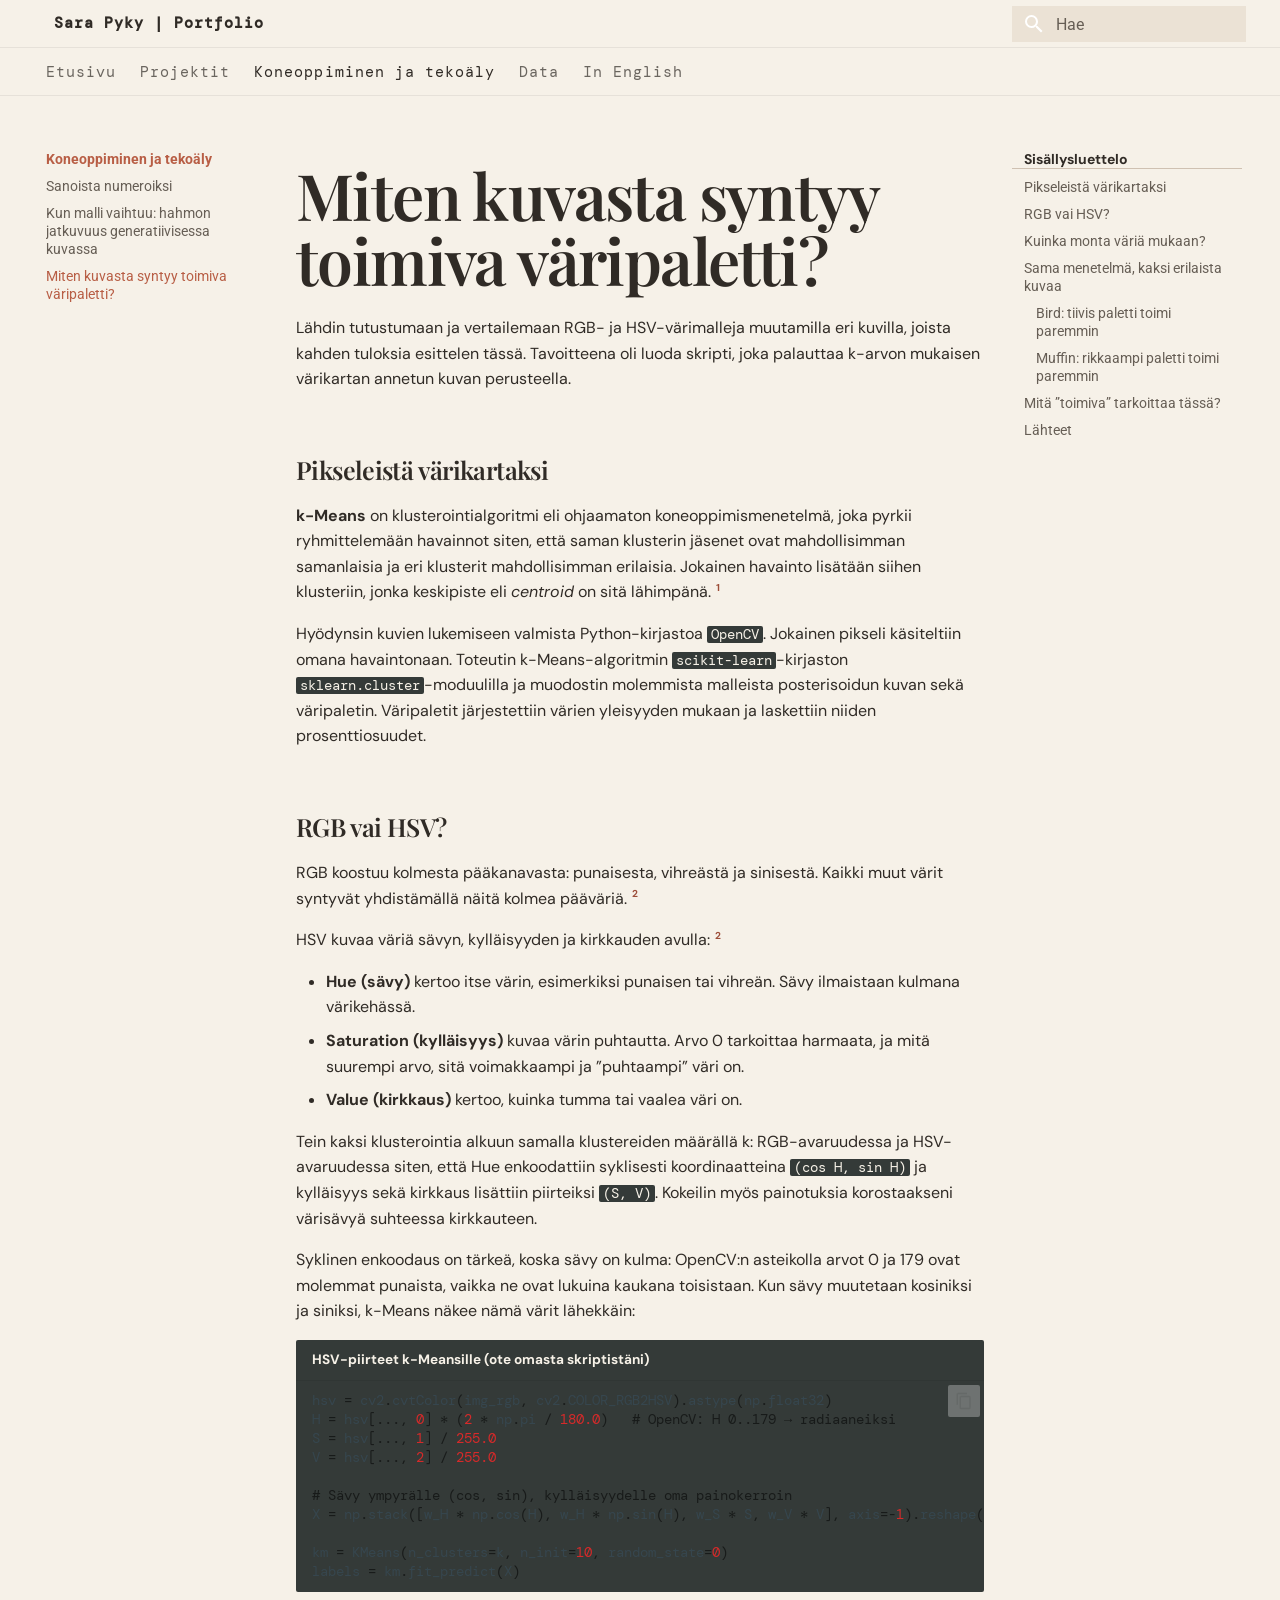
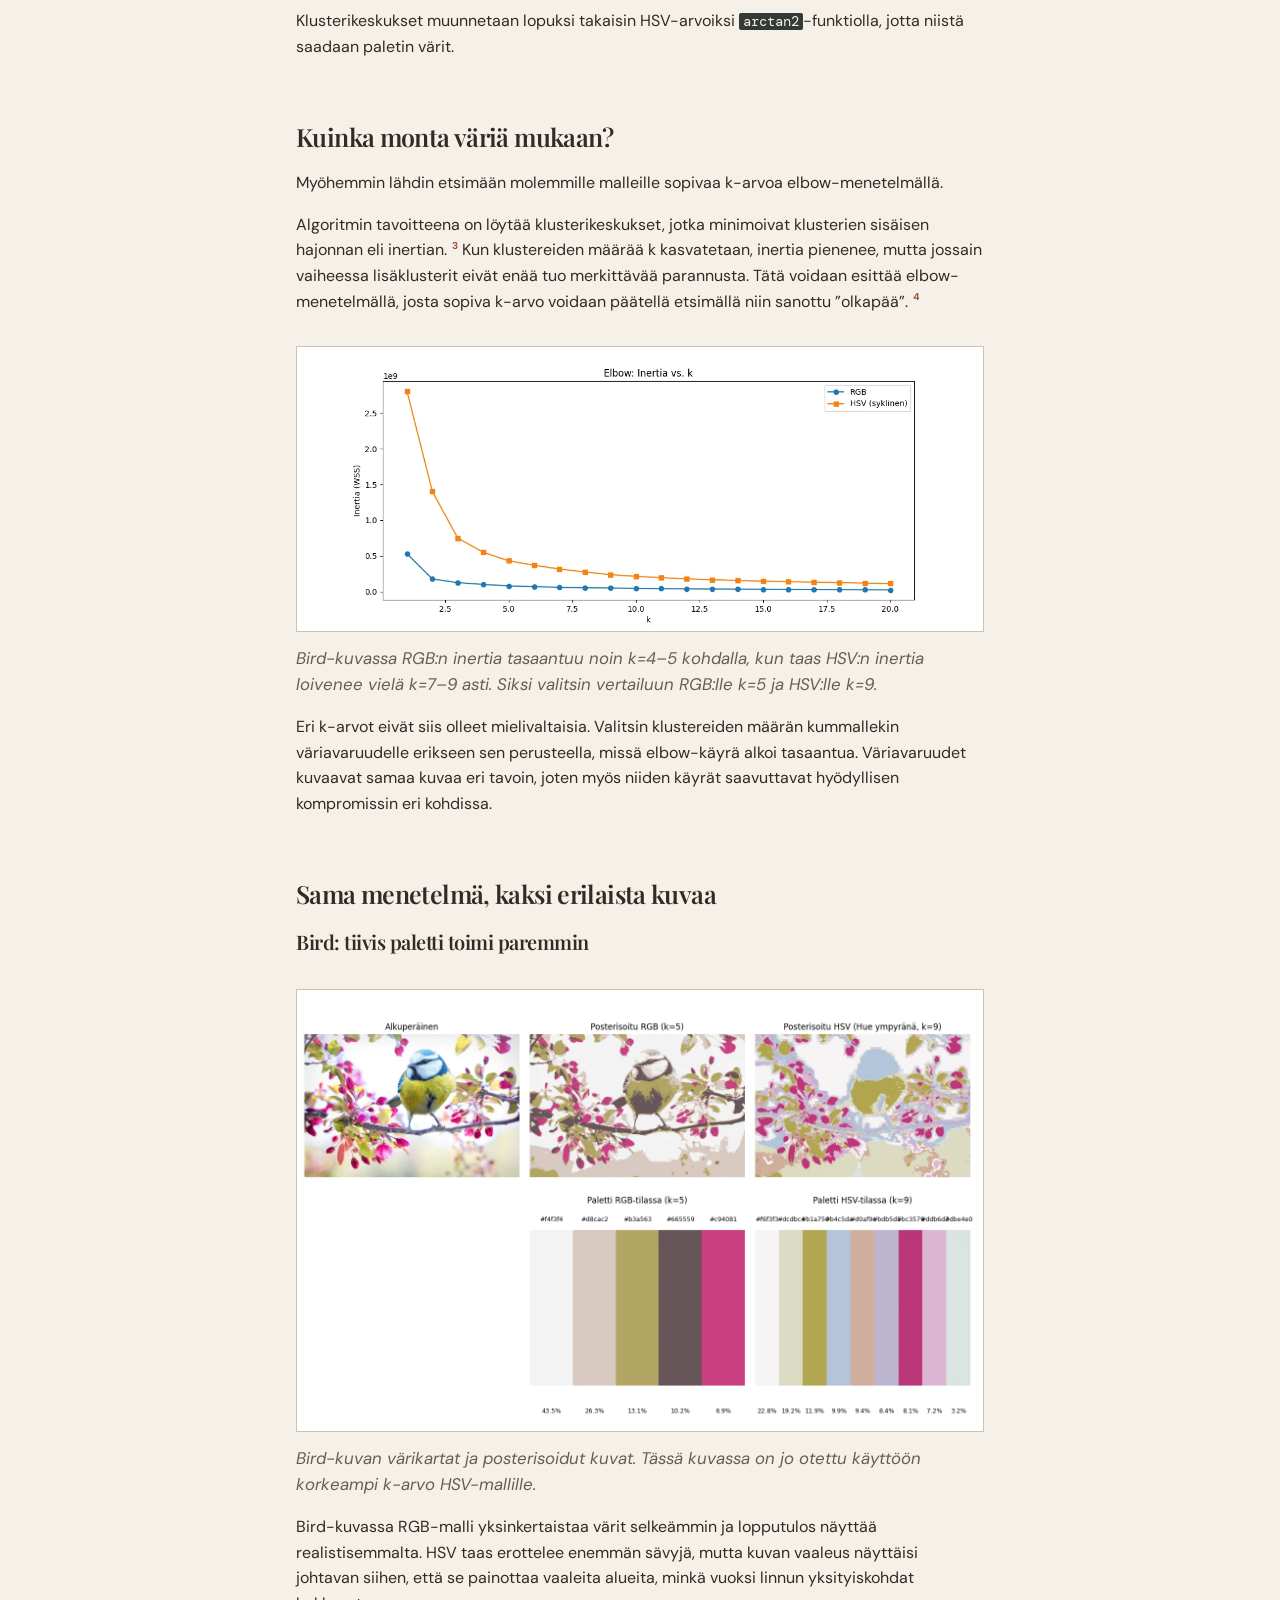
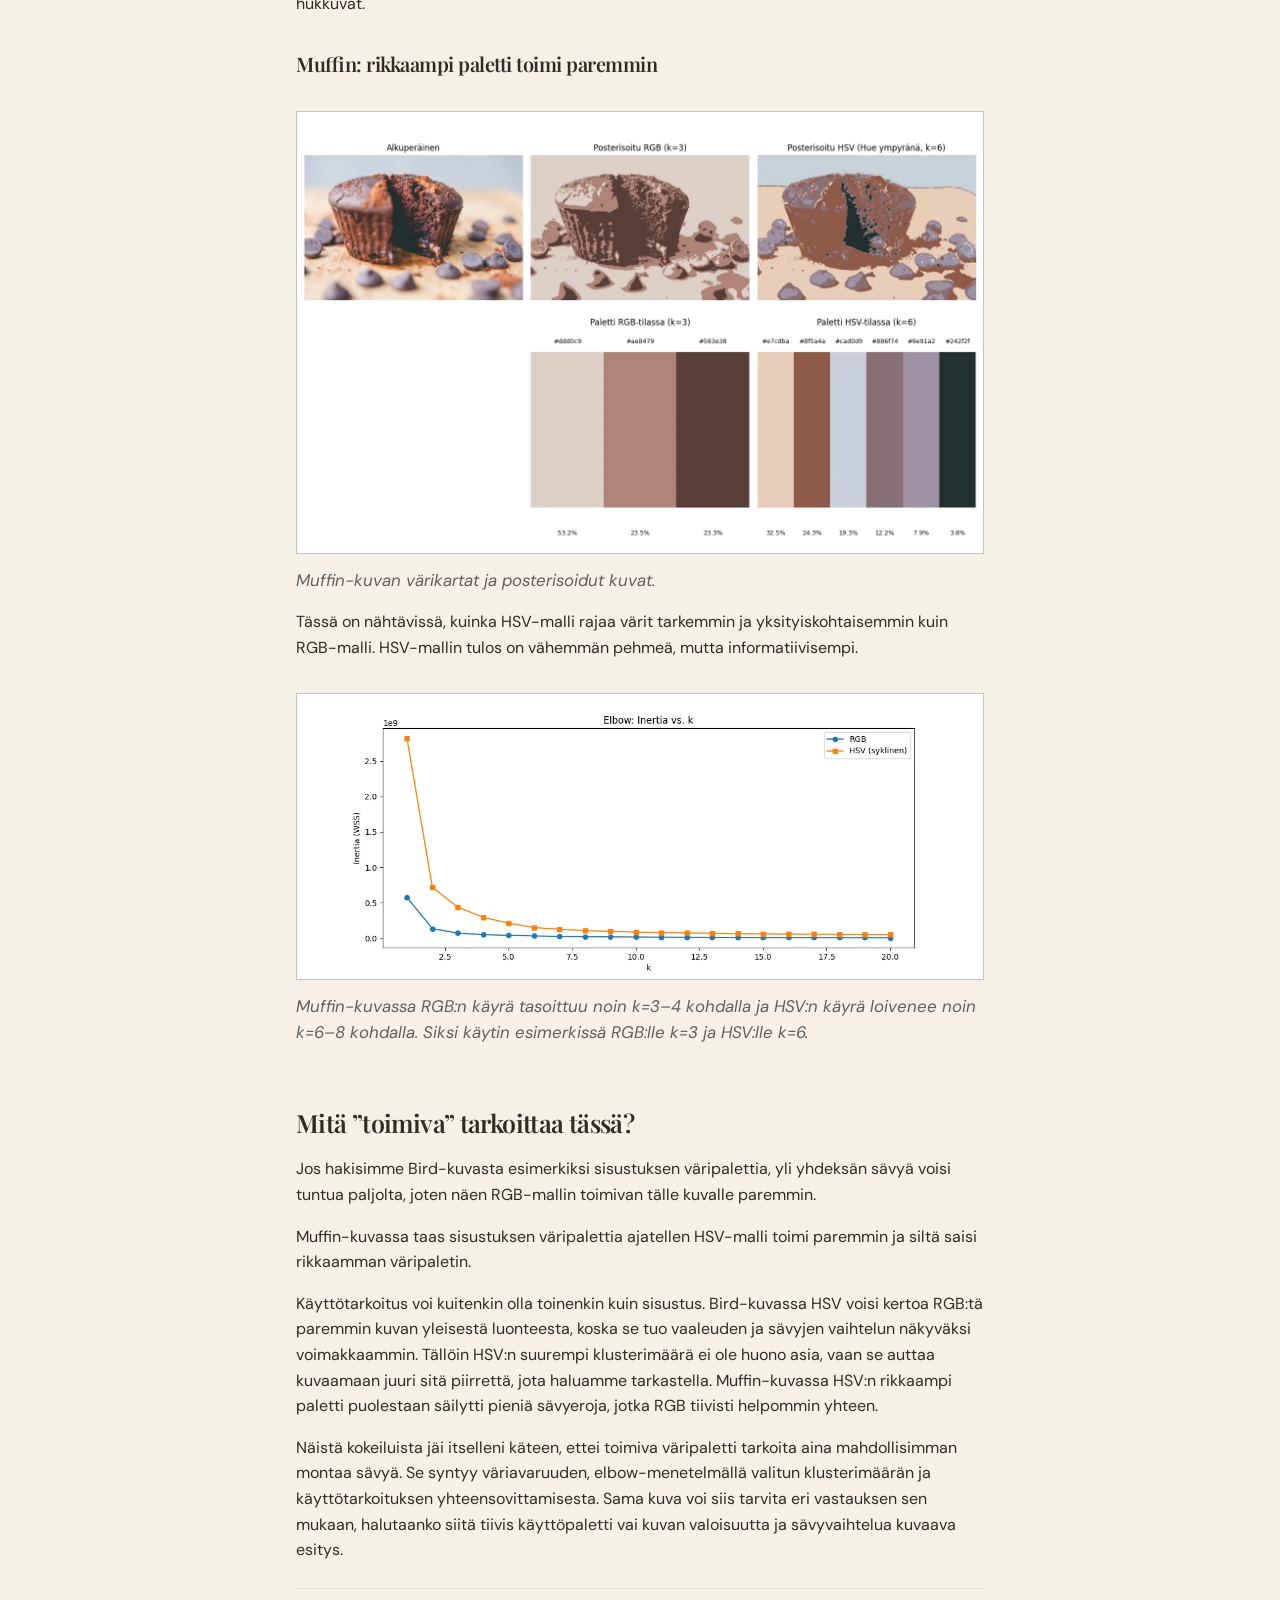
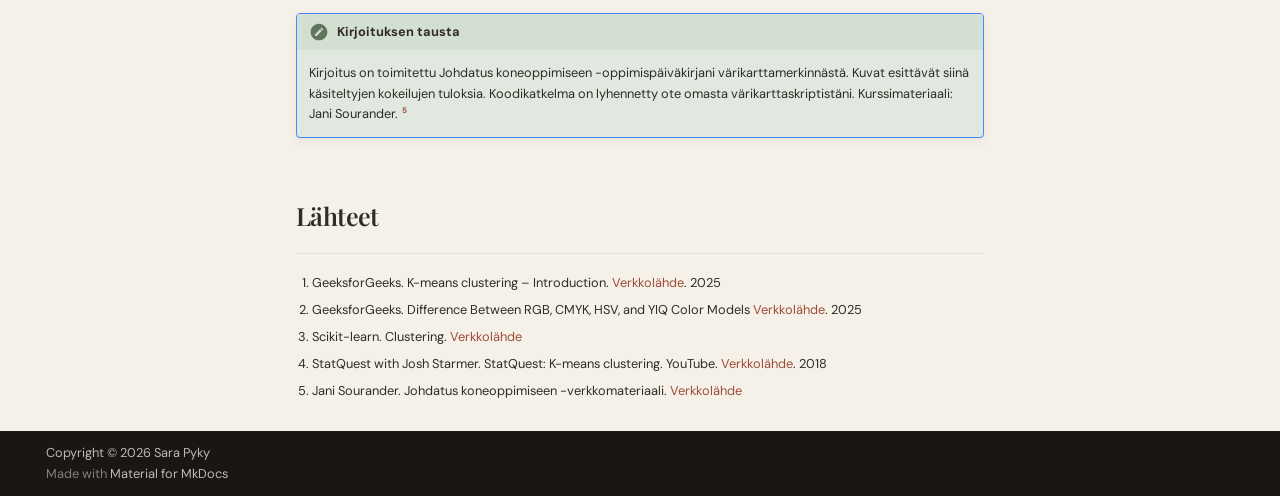
<file: kirjoitukset/kuvan-varit/index.html>
<!doctype html>
<html lang="fi" class="no-js">
  <head>
    
      <meta charset="utf-8">
      <meta name="viewport" content="width=device-width,initial-scale=1">
      
        <meta name="description" content="RGB- ja HSV-kokeiluja kahdella kuvalla sekä pohdintaa väripaletin käyttökelpoisuudesta.">
      
      
      
        <link rel="canonical" href="https://tuuturulla.github.io/kirjoitukset/kuvan-varit/">
      
      
        <link rel="prev" href="../genai-hahmon-jatkuvuus/">
      
      
        <link rel="next" href="../aikasarjojen-aikajarjestys/">
      
      
        
      
      
      <link rel="icon" href="../../assets/images/favicon.png">
      <meta name="generator" content="mkdocs-1.6.1, mkdocs-material-9.8.2">
    
    
      
        <title>Miten kuvasta syntyy toimiva väripaletti? - Sara Pyky | Portfolio</title>
      
    
    
      <link rel="stylesheet" href="../../assets/stylesheets/main.57a0d79d.min.css">
      
        
        <link rel="stylesheet" href="../../assets/stylesheets/palette.fb2fffe2.min.css">
      
      


    
    
      
    
    
      
        
        
        <link rel="preconnect" href="https://fonts.gstatic.com" crossorigin>
        <link rel="stylesheet" href="https://fonts.googleapis.com/css?family=Roboto:300,300i,400,400i,700,700i%7CRoboto+Mono:400,400i,700,700i&display=fallback">
        <style>:root{--md-text-font:"Roboto";--md-code-font:"Roboto Mono"}</style>
      
    
    
      <link rel="stylesheet" href="../../stylesheets/extra.css">
    
    <script>__md_scope=new URL("../..",location),__md_hash=e=>[...e].reduce(((e,_)=>(e<<5)-e+_.charCodeAt(0)),0),__md_get=(e,_=localStorage,t=__md_scope)=>JSON.parse(_.getItem(t.pathname+"."+e)),__md_set=(e,_,t=localStorage,a=__md_scope)=>{try{t.setItem(a.pathname+"."+e,JSON.stringify(_))}catch(e){}}</script>
    
      

    
    
  </head>
  
  
    
    
      
    
    
    
    
    <body dir="ltr" data-md-color-scheme="portfolio" data-md-color-primary="custom" data-md-color-accent="custom">
  
    
    <input class="md-toggle" data-md-toggle="drawer" type="checkbox" id="__drawer" autocomplete="off">
    <input class="md-toggle" data-md-toggle="search" type="checkbox" id="__search" autocomplete="off">
    <label class="md-overlay" for="__drawer"></label>
    <div data-md-component="skip">
      
        
        <a href="#miten-kuvasta-syntyy-toimiva-varipaletti" class="md-skip">
          Hyppää sisältöön
        </a>
      
    </div>
    <div data-md-component="announce">
      
    </div>
    
    
      

<header class="md-header" data-md-component="header">
  <nav class="md-header__inner md-grid" aria-label="Ylätunniste">
    <a href="../.." title="Sara Pyky | Portfolio" class="md-header__button md-logo" aria-label="Sara Pyky | Portfolio" data-md-component="logo">
      
  
  <svg xmlns="http://www.w3.org/2000/svg" viewBox="0 0 24 24"><path d="M12 8a3 3 0 0 0 3-3 3 3 0 0 0-3-3 3 3 0 0 0-3 3 3 3 0 0 0 3 3m0 3.54C9.64 9.35 6.5 8 3 8v11c3.5 0 6.64 1.35 9 3.54 2.36-2.19 5.5-3.54 9-3.54V8c-3.5 0-6.64 1.35-9 3.54"/></svg>

    </a>
    <label class="md-header__button md-icon" for="__drawer">
      
      <svg xmlns="http://www.w3.org/2000/svg" viewBox="0 0 24 24"><path d="M3 6h18v2H3zm0 5h18v2H3zm0 5h18v2H3z"/></svg>
    </label>
    <div class="md-header__title" data-md-component="header-title">
      <div class="md-header__ellipsis">
        <div class="md-header__topic">
          <span class="md-ellipsis">
            Sara Pyky | Portfolio
          </span>
        </div>
        <div class="md-header__topic" data-md-component="header-topic">
          <span class="md-ellipsis">
            
              Miten kuvasta syntyy toimiva väripaletti?
            
          </span>
        </div>
      </div>
    </div>
    
      
        <form class="md-header__option" data-md-component="palette">
  
    
    
    
    <input class="md-option" data-md-color-media="(prefers-color-scheme: light)" data-md-color-scheme="portfolio" data-md-color-primary="custom" data-md-color-accent="custom"  aria-hidden="true"  type="radio" name="__palette" id="__palette_0">
    
  
    
    
    
    <input class="md-option" data-md-color-media="(prefers-color-scheme: dark)" data-md-color-scheme="slate" data-md-color-primary="custom" data-md-color-accent="custom"  aria-hidden="true"  type="radio" name="__palette" id="__palette_1">
    
  
</form>
      
    
    
      <script>var palette=__md_get("__palette");if(palette&&palette.color){if("(prefers-color-scheme)"===palette.color.media){var media=matchMedia("(prefers-color-scheme: light)"),input=document.querySelector(media.matches?"[data-md-color-media='(prefers-color-scheme: light)']":"[data-md-color-media='(prefers-color-scheme: dark)']");palette.color.media=input.getAttribute("data-md-color-media"),palette.color.scheme=input.getAttribute("data-md-color-scheme"),palette.color.primary=input.getAttribute("data-md-color-primary"),palette.color.accent=input.getAttribute("data-md-color-accent")}for(var[key,value]of Object.entries(palette.color))document.body.setAttribute("data-md-color-"+key,value)}</script>
    
    
    
      
      
        <label class="md-header__button md-icon" for="__search">
          
          <svg xmlns="http://www.w3.org/2000/svg" viewBox="0 0 24 24"><path d="M9.5 3A6.5 6.5 0 0 1 16 9.5c0 1.61-.59 3.09-1.56 4.23l.27.27h.79l5 5-1.5 1.5-5-5v-.79l-.27-.27A6.52 6.52 0 0 1 9.5 16 6.5 6.5 0 0 1 3 9.5 6.5 6.5 0 0 1 9.5 3m0 2C7 5 5 7 5 9.5S7 14 9.5 14 14 12 14 9.5 12 5 9.5 5"/></svg>
        </label>
        <div class="md-search" data-md-component="search" role="dialog">
  <label class="md-search__overlay" for="__search"></label>
  <div class="md-search__inner" role="search">
    <form class="md-search__form" name="search">
      <input type="text" class="md-search__input" name="query" aria-label="Hae" placeholder="Hae" autocapitalize="off" autocorrect="off" autocomplete="off" spellcheck="false" data-md-component="search-query" required>
      <label class="md-search__icon md-icon" for="__search">
        
        <svg xmlns="http://www.w3.org/2000/svg" viewBox="0 0 24 24"><path d="M9.5 3A6.5 6.5 0 0 1 16 9.5c0 1.61-.59 3.09-1.56 4.23l.27.27h.79l5 5-1.5 1.5-5-5v-.79l-.27-.27A6.52 6.52 0 0 1 9.5 16 6.5 6.5 0 0 1 3 9.5 6.5 6.5 0 0 1 9.5 3m0 2C7 5 5 7 5 9.5S7 14 9.5 14 14 12 14 9.5 12 5 9.5 5"/></svg>
        
        <svg xmlns="http://www.w3.org/2000/svg" viewBox="0 0 24 24"><path d="M20 11v2H8l5.5 5.5-1.42 1.42L4.16 12l7.92-7.92L13.5 5.5 8 11z"/></svg>
      </label>
      <nav class="md-search__options" aria-label="Haku">
        
        <button type="reset" class="md-search__icon md-icon" title="Tyhjää" aria-label="Tyhjää" tabindex="-1">
          
          <svg xmlns="http://www.w3.org/2000/svg" viewBox="0 0 24 24"><path d="M19 6.41 17.59 5 12 10.59 6.41 5 5 6.41 10.59 12 5 17.59 6.41 19 12 13.41 17.59 19 19 17.59 13.41 12z"/></svg>
        </button>
      </nav>
      
    </form>
    <div class="md-search__output">
      <div class="md-search__scrollwrap" tabindex="0" data-md-scrollfix>
        <div class="md-search-result" data-md-component="search-result">
          <div class="md-search-result__meta">
            Aloitetaan hakua
          </div>
          <ol class="md-search-result__list" role="presentation"></ol>
        </div>
      </div>
    </div>
  </div>
</div>
      
    
    
  </nav>
  
</header>
    
    <div class="md-container" data-md-component="container">
      
      
        
          
            
<nav class="md-tabs" aria-label="Välilehdet" data-md-component="tabs">
  <div class="md-grid">
    <ul class="md-tabs__list">
      
        
  
  
  
  
    <li class="md-tabs__item">
      <a href="../.." class="md-tabs__link">
        
  
  
    
  
  Etusivu

      </a>
    </li>
  

      
        
  
  
  
  
    
    
      <li class="md-tabs__item">
        <a href="../../projektit/menomittari/" class="md-tabs__link">
          
  
  
  Projektit

        </a>
      </li>
    
  

      
        
  
  
  
    
  
  
    
    
      <li class="md-tabs__item md-tabs__item--active">
        <a href="../kieli-ja-konteksti/" class="md-tabs__link">
          
  
  
  Koneoppiminen ja tekoäly

        </a>
      </li>
    
  

      
        
  
  
  
  
    
    
      <li class="md-tabs__item">
        <a href="../aikasarjojen-aikajarjestys/" class="md-tabs__link">
          
  
  
  Data

        </a>
      </li>
    
  

      
        
  
  
  
  
    <li class="md-tabs__item">
      <a href="../../en/" class="md-tabs__link">
        
  
  
    
  
  In English

      </a>
    </li>
  

      
    </ul>
  </div>
</nav>
          
        
      
      <main class="md-main" data-md-component="main">
        <div class="md-main__inner md-grid">
          
            
              
              <div class="md-sidebar md-sidebar--primary" data-md-component="sidebar" data-md-type="navigation" >
                <div class="md-sidebar__scrollwrap">
                  <div class="md-sidebar__inner">
                    


  


<nav class="md-nav md-nav--primary md-nav--lifted" aria-label="Navigaatio" data-md-level="0">
  <label class="md-nav__title" for="__drawer">
    <a href="../.." title="Sara Pyky | Portfolio" class="md-nav__button md-logo" aria-label="Sara Pyky | Portfolio" data-md-component="logo">
      
  
  <svg xmlns="http://www.w3.org/2000/svg" viewBox="0 0 24 24"><path d="M12 8a3 3 0 0 0 3-3 3 3 0 0 0-3-3 3 3 0 0 0-3 3 3 3 0 0 0 3 3m0 3.54C9.64 9.35 6.5 8 3 8v11c3.5 0 6.64 1.35 9 3.54 2.36-2.19 5.5-3.54 9-3.54V8c-3.5 0-6.64 1.35-9 3.54"/></svg>

    </a>
    Sara Pyky | Portfolio
  </label>
  
  <ul class="md-nav__list" data-md-scrollfix>
    
      
      
  
  
  
  
    <li class="md-nav__item">
      <a href="../.." class="md-nav__link">
        
  
  
  <span class="md-ellipsis">
    
  
    Etusivu
  

    
  </span>
  
  

      </a>
    </li>
  

    
      
      
  
  
  
  
    
    
    
    
      
      
    
    
    <li class="md-nav__item md-nav__item--nested">
      
        
        
        <input class="md-nav__toggle md-toggle " type="checkbox" id="__nav_2" >
        
          
          <label class="md-nav__link" for="__nav_2" id="__nav_2_label" tabindex="0">
            
  
  
  <span class="md-ellipsis">
    
  
    Projektit
  

    
  </span>
  
  

            <span class="md-nav__icon md-icon"></span>
          </label>
        
        <nav class="md-nav" data-md-level="1" aria-labelledby="__nav_2_label" aria-expanded="false">
          <label class="md-nav__title" for="__nav_2">
            <span class="md-nav__icon md-icon"></span>
            
  
    Projektit
  

          </label>
          <ul class="md-nav__list" data-md-scrollfix>
            
              
                
  
  
  
  
    <li class="md-nav__item">
      <a href="../../projektit/menomittari/" class="md-nav__link">
        
  
  
  <span class="md-ellipsis">
    
  
    Menomittari – mihin rahat menevät?
  

    
  </span>
  
  

      </a>
    </li>
  

              
            
              
                
  
  
  
  
    <li class="md-nav__item">
      <a href="../../projektit/junajumis/" class="md-nav__link">
        
  
  
  <span class="md-ellipsis">
    
  
    JunaJumis – asemat, joissa aikataulu käy kahvilla
  

    
  </span>
  
  

      </a>
    </li>
  

              
            
          </ul>
        </nav>
      
    </li>
  

    
      
      
  
  
    
  
  
  
    
    
    
    
      
        
        
      
      
    
    
    <li class="md-nav__item md-nav__item--active md-nav__item--section md-nav__item--nested">
      
        
        
        <input class="md-nav__toggle md-toggle " type="checkbox" id="__nav_3" checked>
        
          
          <label class="md-nav__link" for="__nav_3" id="__nav_3_label" tabindex="">
            
  
  
  <span class="md-ellipsis">
    
  
    Koneoppiminen ja tekoäly
  

    
  </span>
  
  

            <span class="md-nav__icon md-icon"></span>
          </label>
        
        <nav class="md-nav" data-md-level="1" aria-labelledby="__nav_3_label" aria-expanded="true">
          <label class="md-nav__title" for="__nav_3">
            <span class="md-nav__icon md-icon"></span>
            
  
    Koneoppiminen ja tekoäly
  

          </label>
          <ul class="md-nav__list" data-md-scrollfix>
            
              
                
  
  
  
  
    <li class="md-nav__item">
      <a href="../kieli-ja-konteksti/" class="md-nav__link">
        
  
  
  <span class="md-ellipsis">
    
  
    Sanoista numeroiksi
  

    
  </span>
  
  

      </a>
    </li>
  

              
            
              
                
  
  
  
  
    <li class="md-nav__item">
      <a href="../genai-hahmon-jatkuvuus/" class="md-nav__link">
        
  
  
  <span class="md-ellipsis">
    
  
    Kun malli vaihtuu: hahmon jatkuvuus generatiivisessa kuvassa
  

    
  </span>
  
  

      </a>
    </li>
  

              
            
              
                
  
  
    
  
  
  
    <li class="md-nav__item md-nav__item--active">
      
      <input class="md-nav__toggle md-toggle" type="checkbox" id="__toc">
      
      
        
      
      
        <label class="md-nav__link md-nav__link--active" for="__toc">
          
  
  
  <span class="md-ellipsis">
    
  
    Miten kuvasta syntyy toimiva väripaletti?
  

    
  </span>
  
  

          <span class="md-nav__icon md-icon"></span>
        </label>
      
      <a href="./" class="md-nav__link md-nav__link--active">
        
  
  
  <span class="md-ellipsis">
    
  
    Miten kuvasta syntyy toimiva väripaletti?
  

    
  </span>
  
  

      </a>
      
        

<nav class="md-nav md-nav--secondary" aria-label="Sisällysluettelo">
  
  
  
    
  
  
    <label class="md-nav__title" for="__toc">
      <span class="md-nav__icon md-icon"></span>
      Sisällysluettelo
    </label>
    <ul class="md-nav__list" data-md-component="toc" data-md-scrollfix>
      
        <li class="md-nav__item">
  <a href="#pikseleista-varikartaksi" class="md-nav__link">
    <span class="md-ellipsis">
      
        Pikseleistä värikartaksi
      
    </span>
  </a>
  
</li>
      
        <li class="md-nav__item">
  <a href="#rgb-vai-hsv" class="md-nav__link">
    <span class="md-ellipsis">
      
        RGB vai HSV?
      
    </span>
  </a>
  
</li>
      
        <li class="md-nav__item">
  <a href="#kuinka-monta-varia-mukaan" class="md-nav__link">
    <span class="md-ellipsis">
      
        Kuinka monta väriä mukaan?
      
    </span>
  </a>
  
</li>
      
        <li class="md-nav__item">
  <a href="#sama-menetelma-kaksi-erilaista-kuvaa" class="md-nav__link">
    <span class="md-ellipsis">
      
        Sama menetelmä, kaksi erilaista kuvaa
      
    </span>
  </a>
  
    <nav class="md-nav" aria-label="Sama menetelmä, kaksi erilaista kuvaa">
      <ul class="md-nav__list">
        
          <li class="md-nav__item">
  <a href="#bird-tiivis-paletti-toimi-paremmin" class="md-nav__link">
    <span class="md-ellipsis">
      
        Bird: tiivis paletti toimi paremmin
      
    </span>
  </a>
  
</li>
        
          <li class="md-nav__item">
  <a href="#muffin-rikkaampi-paletti-toimi-paremmin" class="md-nav__link">
    <span class="md-ellipsis">
      
        Muffin: rikkaampi paletti toimi paremmin
      
    </span>
  </a>
  
</li>
        
      </ul>
    </nav>
  
</li>
      
        <li class="md-nav__item">
  <a href="#mita-toimiva-tarkoittaa-tassa" class="md-nav__link">
    <span class="md-ellipsis">
      
        Mitä ”toimiva” tarkoittaa tässä?
      
    </span>
  </a>
  
</li>
      
        <li class="md-nav__item">
  <a href="#lahteet" class="md-nav__link">
    <span class="md-ellipsis">
      
        Lähteet
      
    </span>
  </a>
  
</li>
      
    </ul>
  
</nav>
      
    </li>
  

              
            
          </ul>
        </nav>
      
    </li>
  

    
      
      
  
  
  
  
    
    
    
    
      
      
    
    
    <li class="md-nav__item md-nav__item--nested">
      
        
        
        <input class="md-nav__toggle md-toggle " type="checkbox" id="__nav_4" >
        
          
          <label class="md-nav__link" for="__nav_4" id="__nav_4_label" tabindex="0">
            
  
  
  <span class="md-ellipsis">
    
  
    Data
  

    
  </span>
  
  

            <span class="md-nav__icon md-icon"></span>
          </label>
        
        <nav class="md-nav" data-md-level="1" aria-labelledby="__nav_4_label" aria-expanded="false">
          <label class="md-nav__title" for="__nav_4">
            <span class="md-nav__icon md-icon"></span>
            
  
    Data
  

          </label>
          <ul class="md-nav__list" data-md-scrollfix>
            
              
                
  
  
  
  
    <li class="md-nav__item">
      <a href="../aikasarjojen-aikajarjestys/" class="md-nav__link">
        
  
  
  <span class="md-ellipsis">
    
  
    Aikasarjadata tarvitsee ehjän aikajanan
  

    
  </span>
  
  

      </a>
    </li>
  

              
            
              
                
  
  
  
  
    <li class="md-nav__item">
      <a href="../datasta-tietoa-ja-arvoa/" class="md-nav__link">
        
  
  
  <span class="md-ellipsis">
    
  
    Milloin datasta tulee tietoa – ja arvoa?
  

    
  </span>
  
  

      </a>
    </li>
  

              
            
          </ul>
        </nav>
      
    </li>
  

    
      
      
  
  
  
  
    <li class="md-nav__item">
      <a href="../../en/" class="md-nav__link">
        
  
  
  <span class="md-ellipsis">
    
  
    In English
  

    
  </span>
  
  

      </a>
    </li>
  

    
  </ul>
</nav>
                  </div>
                </div>
              </div>
            
            
              
              <div class="md-sidebar md-sidebar--secondary" data-md-component="sidebar" data-md-type="toc" >
                <div class="md-sidebar__scrollwrap">
                  <div class="md-sidebar__inner">
                    

<nav class="md-nav md-nav--secondary" aria-label="Sisällysluettelo">
  
  
  
    
  
  
    <label class="md-nav__title" for="__toc">
      <span class="md-nav__icon md-icon"></span>
      Sisällysluettelo
    </label>
    <ul class="md-nav__list" data-md-component="toc" data-md-scrollfix>
      
        <li class="md-nav__item">
  <a href="#pikseleista-varikartaksi" class="md-nav__link">
    <span class="md-ellipsis">
      
        Pikseleistä värikartaksi
      
    </span>
  </a>
  
</li>
      
        <li class="md-nav__item">
  <a href="#rgb-vai-hsv" class="md-nav__link">
    <span class="md-ellipsis">
      
        RGB vai HSV?
      
    </span>
  </a>
  
</li>
      
        <li class="md-nav__item">
  <a href="#kuinka-monta-varia-mukaan" class="md-nav__link">
    <span class="md-ellipsis">
      
        Kuinka monta väriä mukaan?
      
    </span>
  </a>
  
</li>
      
        <li class="md-nav__item">
  <a href="#sama-menetelma-kaksi-erilaista-kuvaa" class="md-nav__link">
    <span class="md-ellipsis">
      
        Sama menetelmä, kaksi erilaista kuvaa
      
    </span>
  </a>
  
    <nav class="md-nav" aria-label="Sama menetelmä, kaksi erilaista kuvaa">
      <ul class="md-nav__list">
        
          <li class="md-nav__item">
  <a href="#bird-tiivis-paletti-toimi-paremmin" class="md-nav__link">
    <span class="md-ellipsis">
      
        Bird: tiivis paletti toimi paremmin
      
    </span>
  </a>
  
</li>
        
          <li class="md-nav__item">
  <a href="#muffin-rikkaampi-paletti-toimi-paremmin" class="md-nav__link">
    <span class="md-ellipsis">
      
        Muffin: rikkaampi paletti toimi paremmin
      
    </span>
  </a>
  
</li>
        
      </ul>
    </nav>
  
</li>
      
        <li class="md-nav__item">
  <a href="#mita-toimiva-tarkoittaa-tassa" class="md-nav__link">
    <span class="md-ellipsis">
      
        Mitä ”toimiva” tarkoittaa tässä?
      
    </span>
  </a>
  
</li>
      
        <li class="md-nav__item">
  <a href="#lahteet" class="md-nav__link">
    <span class="md-ellipsis">
      
        Lähteet
      
    </span>
  </a>
  
</li>
      
    </ul>
  
</nav>
                  </div>
                </div>
              </div>
            
          
          
            <div class="md-content" data-md-component="content">
              
              <article class="md-content__inner md-typeset">
                
                  



<h1 id="miten-kuvasta-syntyy-toimiva-varipaletti">Miten kuvasta syntyy toimiva väripaletti?</h1>
<p>Lähdin tutustumaan ja vertailemaan RGB- ja HSV-värimalleja muutamilla eri kuvilla, joista kahden tuloksia esittelen tässä. Tavoitteena oli luoda skripti, joka palauttaa k-arvon mukaisen värikartan annetun kuvan perusteella.</p>
<h2 id="pikseleista-varikartaksi">Pikseleistä värikartaksi</h2>
<p><strong>k-Means</strong> on klusterointialgoritmi eli ohjaamaton koneoppimismenetelmä, joka pyrkii ryhmittelemään havainnot siten, että saman klusterin jäsenet ovat mahdollisimman samanlaisia ja eri klusterit mahdollisimman erilaisia. Jokainen havainto lisätään siihen klusteriin, jonka keskipiste eli <em>centroid</em> on sitä lähimpänä. <sup id="fnref:geeks"><a class="footnote-ref" href="#fn:geeks">1</a></sup></p>
<p>Hyödynsin kuvien lukemiseen valmista Python-kirjastoa <code>OpenCV</code>. Jokainen pikseli käsiteltiin omana havaintonaan. Toteutin k-Means-algoritmin <code>scikit-learn</code>-kirjaston <code>sklearn.cluster</code>-moduulilla ja muodostin molemmista malleista posterisoidun kuvan sekä väripaletin. Väripaletit järjestettiin värien yleisyyden mukaan ja laskettiin niiden prosenttiosuudet.</p>
<h2 id="rgb-vai-hsv">RGB vai HSV?</h2>
<p>RGB koostuu kolmesta pääkanavasta: punaisesta, vihreästä ja sinisestä. Kaikki muut värit syntyvät yhdistämällä näitä kolmea pääväriä. <sup id="fnref:geeks2"><a class="footnote-ref" href="#fn:geeks2">2</a></sup></p>
<p>HSV kuvaa väriä sävyn, kylläisyyden ja kirkkauden avulla: <sup id="fnref2:geeks2"><a class="footnote-ref" href="#fn:geeks2">2</a></sup></p>
<ul>
<li><strong>Hue (sävy)</strong> kertoo itse värin, esimerkiksi punaisen tai vihreän. Sävy ilmaistaan kulmana värikehässä.</li>
<li><strong>Saturation (kylläisyys)</strong> kuvaa värin puhtautta. Arvo 0 tarkoittaa harmaata, ja mitä suurempi arvo, sitä voimakkaampi ja ”puhtaampi” väri on.</li>
<li><strong>Value (kirkkaus)</strong> kertoo, kuinka tumma tai vaalea väri on.</li>
</ul>
<p>Tein kaksi klusterointia alkuun samalla klustereiden määrällä k: RGB-avaruudessa ja HSV-avaruudessa siten, että Hue enkoodattiin syklisesti koordinaatteina <code>(cos H, sin H)</code> ja kylläisyys sekä kirkkaus lisättiin piirteiksi <code>(S, V)</code>. Kokeilin myös painotuksia korostaakseni värisävyä suhteessa kirkkauteen.</p>
<p>Syklinen enkoodaus on tärkeä, koska sävy on kulma: OpenCV:n asteikolla arvot 0 ja 179 ovat molemmat punaista, vaikka ne ovat lukuina kaukana toisistaan. Kun sävy muutetaan kosiniksi ja siniksi, k-Means näkee nämä värit lähekkäin:</p>
<div class="language-python highlight"><span class="filename">HSV-piirteet k-Meansille (ote omasta skriptistäni)</span><pre><span></span><code><span id="__span-0-1"><a id="__codelineno-0-1" name="__codelineno-0-1" href="#__codelineno-0-1"></a><span class="n">hsv</span> <span class="o">=</span> <span class="n">cv2</span><span class="o">.</span><span class="n">cvtColor</span><span class="p">(</span><span class="n">img_rgb</span><span class="p">,</span> <span class="n">cv2</span><span class="o">.</span><span class="n">COLOR_RGB2HSV</span><span class="p">)</span><span class="o">.</span><span class="n">astype</span><span class="p">(</span><span class="n">np</span><span class="o">.</span><span class="n">float32</span><span class="p">)</span>
</span><span id="__span-0-2"><a id="__codelineno-0-2" name="__codelineno-0-2" href="#__codelineno-0-2"></a><span class="n">H</span> <span class="o">=</span> <span class="n">hsv</span><span class="p">[</span><span class="o">...</span><span class="p">,</span> <span class="mi">0</span><span class="p">]</span> <span class="o">*</span> <span class="p">(</span><span class="mi">2</span> <span class="o">*</span> <span class="n">np</span><span class="o">.</span><span class="n">pi</span> <span class="o">/</span> <span class="mf">180.0</span><span class="p">)</span>   <span class="c1"># OpenCV: H 0..179 → radiaaneiksi</span>
</span><span id="__span-0-3"><a id="__codelineno-0-3" name="__codelineno-0-3" href="#__codelineno-0-3"></a><span class="n">S</span> <span class="o">=</span> <span class="n">hsv</span><span class="p">[</span><span class="o">...</span><span class="p">,</span> <span class="mi">1</span><span class="p">]</span> <span class="o">/</span> <span class="mf">255.0</span>
</span><span id="__span-0-4"><a id="__codelineno-0-4" name="__codelineno-0-4" href="#__codelineno-0-4"></a><span class="n">V</span> <span class="o">=</span> <span class="n">hsv</span><span class="p">[</span><span class="o">...</span><span class="p">,</span> <span class="mi">2</span><span class="p">]</span> <span class="o">/</span> <span class="mf">255.0</span>
</span><span id="__span-0-5"><a id="__codelineno-0-5" name="__codelineno-0-5" href="#__codelineno-0-5"></a>
</span><span id="__span-0-6"><a id="__codelineno-0-6" name="__codelineno-0-6" href="#__codelineno-0-6"></a><span class="c1"># Sävy ympyrälle (cos, sin), kylläisyydelle oma painokerroin</span>
</span><span id="__span-0-7"><a id="__codelineno-0-7" name="__codelineno-0-7" href="#__codelineno-0-7"></a><span class="n">X</span> <span class="o">=</span> <span class="n">np</span><span class="o">.</span><span class="n">stack</span><span class="p">([</span><span class="n">w_H</span> <span class="o">*</span> <span class="n">np</span><span class="o">.</span><span class="n">cos</span><span class="p">(</span><span class="n">H</span><span class="p">),</span> <span class="n">w_H</span> <span class="o">*</span> <span class="n">np</span><span class="o">.</span><span class="n">sin</span><span class="p">(</span><span class="n">H</span><span class="p">),</span> <span class="n">w_S</span> <span class="o">*</span> <span class="n">S</span><span class="p">,</span> <span class="n">w_V</span> <span class="o">*</span> <span class="n">V</span><span class="p">],</span> <span class="n">axis</span><span class="o">=-</span><span class="mi">1</span><span class="p">)</span><span class="o">.</span><span class="n">reshape</span><span class="p">(</span><span class="o">-</span><span class="mi">1</span><span class="p">,</span> <span class="mi">4</span><span class="p">)</span>
</span><span id="__span-0-8"><a id="__codelineno-0-8" name="__codelineno-0-8" href="#__codelineno-0-8"></a>
</span><span id="__span-0-9"><a id="__codelineno-0-9" name="__codelineno-0-9" href="#__codelineno-0-9"></a><span class="n">km</span> <span class="o">=</span> <span class="n">KMeans</span><span class="p">(</span><span class="n">n_clusters</span><span class="o">=</span><span class="n">k</span><span class="p">,</span> <span class="n">n_init</span><span class="o">=</span><span class="mi">10</span><span class="p">,</span> <span class="n">random_state</span><span class="o">=</span><span class="mi">0</span><span class="p">)</span>
</span><span id="__span-0-10"><a id="__codelineno-0-10" name="__codelineno-0-10" href="#__codelineno-0-10"></a><span class="n">labels</span> <span class="o">=</span> <span class="n">km</span><span class="o">.</span><span class="n">fit_predict</span><span class="p">(</span><span class="n">X</span><span class="p">)</span>
</span></code></pre></div>
<p>Klusterikeskukset muunnetaan lopuksi takaisin HSV-arvoiksi <code>arctan2</code>-funktiolla, jotta niistä saadaan paletin värit.</p>
<h2 id="kuinka-monta-varia-mukaan">Kuinka monta väriä mukaan?</h2>
<p>Myöhemmin lähdin etsimään molemmille malleille sopivaa k-arvoa elbow-menetelmällä.</p>
<p>Algoritmin tavoitteena on löytää klusterikeskukset, jotka minimoivat klusterien sisäisen hajonnan eli inertian. <sup id="fnref:scikit"><a class="footnote-ref" href="#fn:scikit">3</a></sup> Kun klustereiden määrää k kasvatetaan, inertia pienenee, mutta jossain vaiheessa lisäklusterit eivät enää tuo merkittävää parannusta. Tätä voidaan esittää elbow-menetelmällä, josta sopiva k-arvo voidaan päätellä etsimällä niin sanottu ”olkapää”. <sup id="fnref:vid1"><a class="footnote-ref" href="#fn:vid1">4</a></sup></p>
<p><img alt="Bird-kuvan elbow-käyrät RGB- ja HSV-esityksille" class="evidence-image" src="../../assets/hsvrgbelbow.webp" /></p>
<p><em>Bird-kuvassa RGB:n inertia tasaantuu noin k=4–5 kohdalla, kun taas HSV:n inertia loivenee vielä k=7–9 asti. Siksi valitsin vertailuun RGB:lle k=5 ja HSV:lle k=9.</em></p>
<p>Eri k-arvot eivät siis olleet mielivaltaisia. Valitsin klustereiden määrän kummallekin väriavaruudelle erikseen sen perusteella, missä elbow-käyrä alkoi tasaantua. Väriavaruudet kuvaavat samaa kuvaa eri tavoin, joten myös niiden käyrät saavuttavat hyödyllisen kompromissin eri kohdissa.</p>
<h2 id="sama-menetelma-kaksi-erilaista-kuvaa">Sama menetelmä, kaksi erilaista kuvaa</h2>
<h3 id="bird-tiivis-paletti-toimi-paremmin">Bird: tiivis paletti toimi paremmin</h3>
<p><img alt="Bird-kuva sekä RGB-paletti viidellä ja HSV-paletti yhdeksällä klusterilla" class="evidence-image" src="../../assets/birdfigure.webp" /></p>
<p><em>Bird-kuvan värikartat ja posterisoidut kuvat. Tässä kuvassa on jo otettu käyttöön korkeampi k-arvo HSV-mallille.</em></p>
<p>Bird-kuvassa RGB-malli yksinkertaistaa värit selkeämmin ja lopputulos näyttää realistisemmalta. HSV taas erottelee enemmän sävyjä, mutta kuvan vaaleus näyttäisi johtavan siihen, että se painottaa vaaleita alueita, minkä vuoksi linnun yksityiskohdat hukkuvat.</p>
<h3 id="muffin-rikkaampi-paletti-toimi-paremmin">Muffin: rikkaampi paletti toimi paremmin</h3>
<p><img alt="Muffin-kuva sekä RGB-paletti kolmella ja HSV-paletti kuudella klusterilla" class="evidence-image" src="../../assets/muffinfigure.webp" /></p>
<p><em>Muffin-kuvan värikartat ja posterisoidut kuvat.</em></p>
<p>Tässä on nähtävissä, kuinka HSV-malli rajaa värit tarkemmin ja yksityiskohtaisemmin kuin RGB-malli. HSV-mallin tulos on vähemmän pehmeä, mutta informatiivisempi.</p>
<p><img alt="Muffin-kuvan elbow-käyrät RGB- ja HSV-esityksille" class="evidence-image" src="../../assets/muffinelbow.webp" /></p>
<p><em>Muffin-kuvassa RGB:n käyrä tasoittuu noin k=3–4 kohdalla ja HSV:n käyrä loivenee noin k=6–8 kohdalla. Siksi käytin esimerkissä RGB:lle k=3 ja HSV:lle k=6.</em></p>
<h2 id="mita-toimiva-tarkoittaa-tassa">Mitä ”toimiva” tarkoittaa tässä?</h2>
<p>Jos hakisimme Bird-kuvasta esimerkiksi sisustuksen väripalettia, yli yhdeksän sävyä voisi tuntua paljolta, joten näen RGB-mallin toimivan tälle kuvalle paremmin.</p>
<p>Muffin-kuvassa taas sisustuksen väripalettia ajatellen HSV-malli toimi paremmin ja siltä saisi rikkaamman väripaletin.</p>
<p>Käyttötarkoitus voi kuitenkin olla toinenkin kuin sisustus. Bird-kuvassa HSV voisi kertoa RGB:tä paremmin kuvan yleisestä luonteesta, koska se tuo vaaleuden ja sävyjen vaihtelun näkyväksi voimakkaammin. Tällöin HSV:n suurempi klusterimäärä ei ole huono asia, vaan se auttaa kuvaamaan juuri sitä piirrettä, jota haluamme tarkastella. Muffin-kuvassa HSV:n rikkaampi paletti puolestaan säilytti pieniä sävyeroja, jotka RGB tiivisti helpommin yhteen.</p>
<p>Näistä kokeiluista jäi itselleni käteen, ettei toimiva väripaletti tarkoita aina mahdollisimman montaa sävyä. Se syntyy väriavaruuden, elbow-menetelmällä valitun klusterimäärän ja käyttötarkoituksen yhteensovittamisesta. Sama kuva voi siis tarvita eri vastauksen sen mukaan, halutaanko siitä tiivis käyttöpaletti vai kuvan valoisuutta ja sävyvaihtelua kuvaava esitys.</p>
<hr />
<div class="admonition note">
<p class="admonition-title">Kirjoituksen tausta</p>
<p>Kirjoitus on toimitettu Johdatus koneoppimiseen -oppimispäiväkirjani värikarttamerkinnästä. Kuvat esittävät siinä käsiteltyjen kokeilujen tuloksia. Koodikatkelma on lyhennetty ote omasta värikarttaskriptistäni. Kurssimateriaali: Jani Sourander. <sup id="fnref:lmkurssi"><a class="footnote-ref" href="#fn:lmkurssi">5</a></sup></p>
</div>
<h2 id="lahteet">Lähteet</h2>
<div class="footnote">
<hr />
<ol>
<li id="fn:geeks">
<p>GeeksforGeeks. K-means clustering – Introduction. <a href="https://www.geeksforgeeks.org/machine-learning/k-means-clustering-introduction/">Verkkolähde</a>. 2025&#160;<a class="footnote-backref" href="#fnref:geeks" title="Jump back to footnote 1 in the text">&#8617;</a></p>
</li>
<li id="fn:geeks2">
<p>GeeksforGeeks. Difference Between RGB, CMYK, HSV, and YIQ Color Models <a href="https://www.geeksforgeeks.org/computer-graphics/difference-between-rgb-cmyk-hsv-and-yiq-color-models/">Verkkolähde</a>. 2025&#160;<a class="footnote-backref" href="#fnref:geeks2" title="Jump back to footnote 2 in the text">&#8617;</a><a class="footnote-backref" href="#fnref2:geeks2" title="Jump back to footnote 2 in the text">&#8617;</a></p>
</li>
<li id="fn:scikit">
<p>Scikit-learn. Clustering. <a href="https://scikit-learn.org/stable/modules/clustering.html">Verkkolähde</a>&#160;<a class="footnote-backref" href="#fnref:scikit" title="Jump back to footnote 3 in the text">&#8617;</a></p>
</li>
<li id="fn:vid1">
<p>StatQuest with Josh Starmer. StatQuest: K-means clustering. YouTube. <a href="https://www.youtube.com/watch?v=4b5d3muPQmA">Verkkolähde</a>. 2018&#160;<a class="footnote-backref" href="#fnref:vid1" title="Jump back to footnote 4 in the text">&#8617;</a></p>
</li>
<li id="fn:lmkurssi">
<p>Jani Sourander. Johdatus koneoppimiseen -verkkomateriaali. <a href="https://sourander.github.io/ml-perusteet/">Verkkolähde</a>&#160;<a class="footnote-backref" href="#fnref:lmkurssi" title="Jump back to footnote 5 in the text">&#8617;</a></p>
</li>
</ol>
</div>







  
  






                
              </article>
            </div>
          
          
<script>var target=document.getElementById(location.hash.slice(1));target&&target.name&&(target.checked=target.name.startsWith("__tabbed_"))</script>
        </div>
        
          <button type="button" class="md-top md-icon" data-md-component="top" hidden>
  
  <svg xmlns="http://www.w3.org/2000/svg" viewBox="0 0 24 24"><path d="M13 20h-2V8l-5.5 5.5-1.42-1.42L12 4.16l7.92 7.92-1.42 1.42L13 8z"/></svg>
  Takaisin ylös
</button>
        
      </main>
      
        <footer class="md-footer">
  
  <div class="md-footer-meta md-typeset">
    <div class="md-footer-meta__inner md-grid">
      <div class="md-copyright">
  
    <div class="md-copyright__highlight">
      Copyright &copy; 2026 Sara Pyky
    </div>
  
  
    Made with
    <a href="https://squidfunk.github.io/mkdocs-material/" target="_blank" rel="noopener">
      Material for MkDocs
    </a>
  
</div>
      
    </div>
  </div>
</footer>
      
    </div>
    <div class="md-dialog" data-md-component="dialog">
      <div class="md-dialog__inner md-typeset"></div>
    </div>
    
    
    
      
      
      <script id="__config" type="application/json">{"annotate": null, "base": "../..", "features": ["navigation.tabs", "navigation.top", "content.code.copy"], "search": "../../assets/javascripts/workers/search.a7633da7.min.js", "tags": null, "translations": {"clipboard.copied": "Kopioitu leikep\u00f6yd\u00e4lle", "clipboard.copy": "Kopioi leikep\u00f6yd\u00e4lle", "search.result.more.one": "1 lis\u00e4\u00e4 t\u00e4ll\u00e4 sivulla", "search.result.more.other": "# lis\u00e4\u00e4 t\u00e4ll\u00e4 sivulla", "search.result.none": "Ei t\u00e4sm\u00e4\u00e4vi\u00e4 dokumentteja", "search.result.one": "1 t\u00e4sm\u00e4\u00e4v\u00e4 dokumentti", "search.result.other": "# t\u00e4sm\u00e4\u00e4v\u00e4\u00e4 dokumenttia", "search.result.placeholder": "Kirjoita aloittaaksesi haun", "search.result.term.missing": "Puuttuu", "select.version": "Valitse versio"}, "version": null}</script>
    
    
      <script src="../../assets/javascripts/bundle.a5f9d56c.min.js"></script>
      
    
  </body>
</html>
</file>
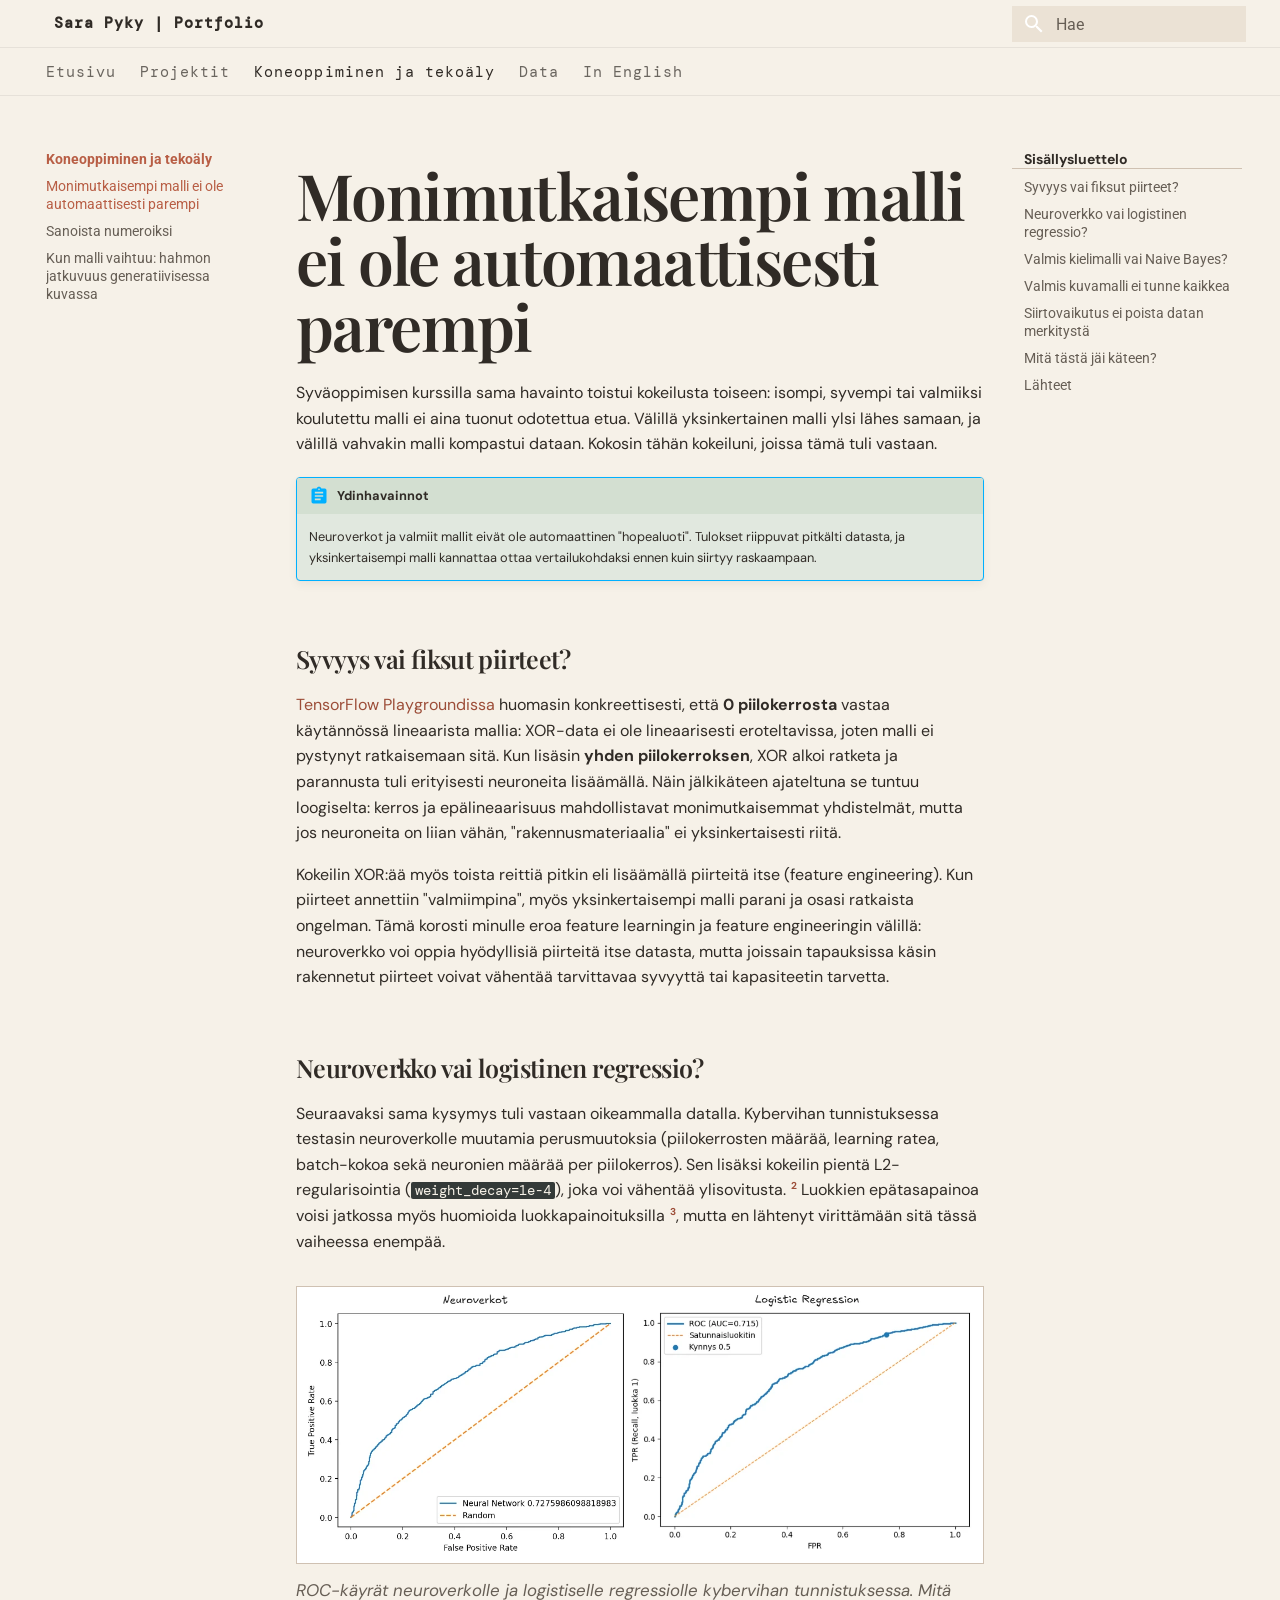
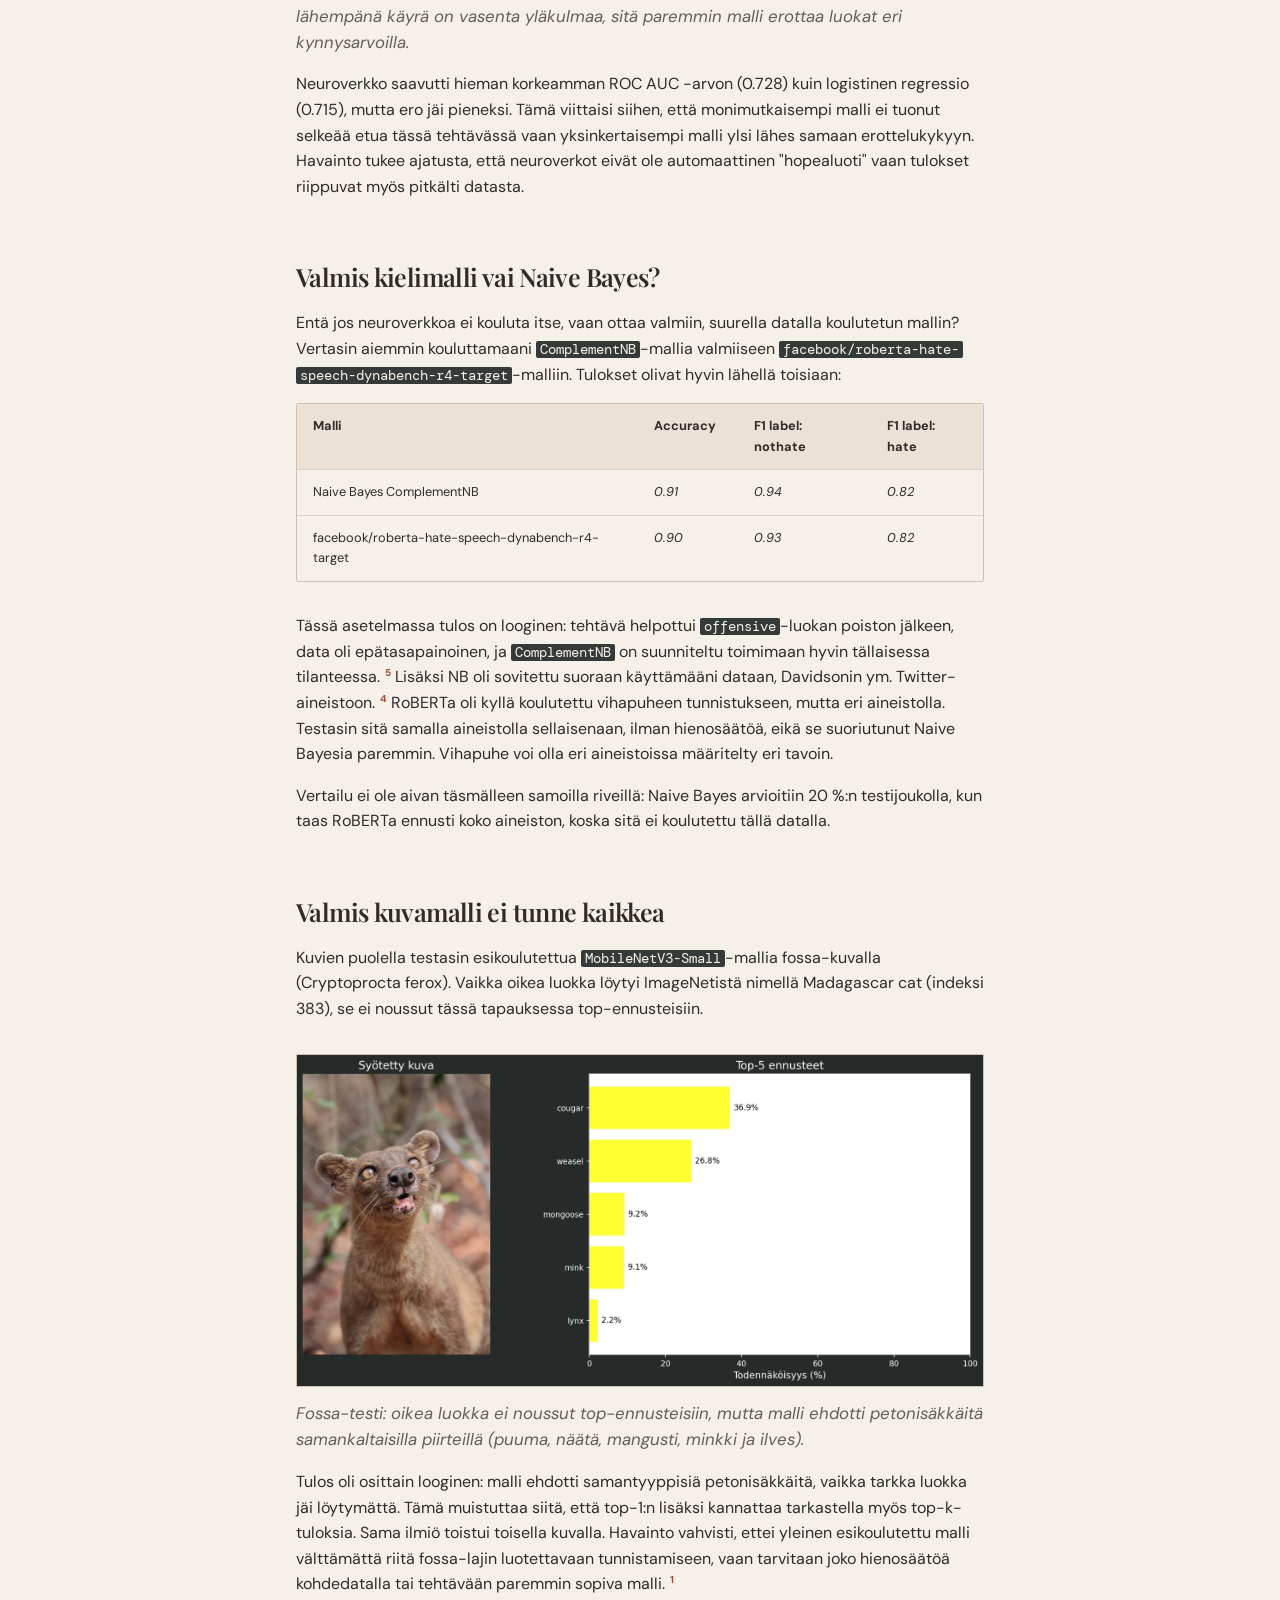
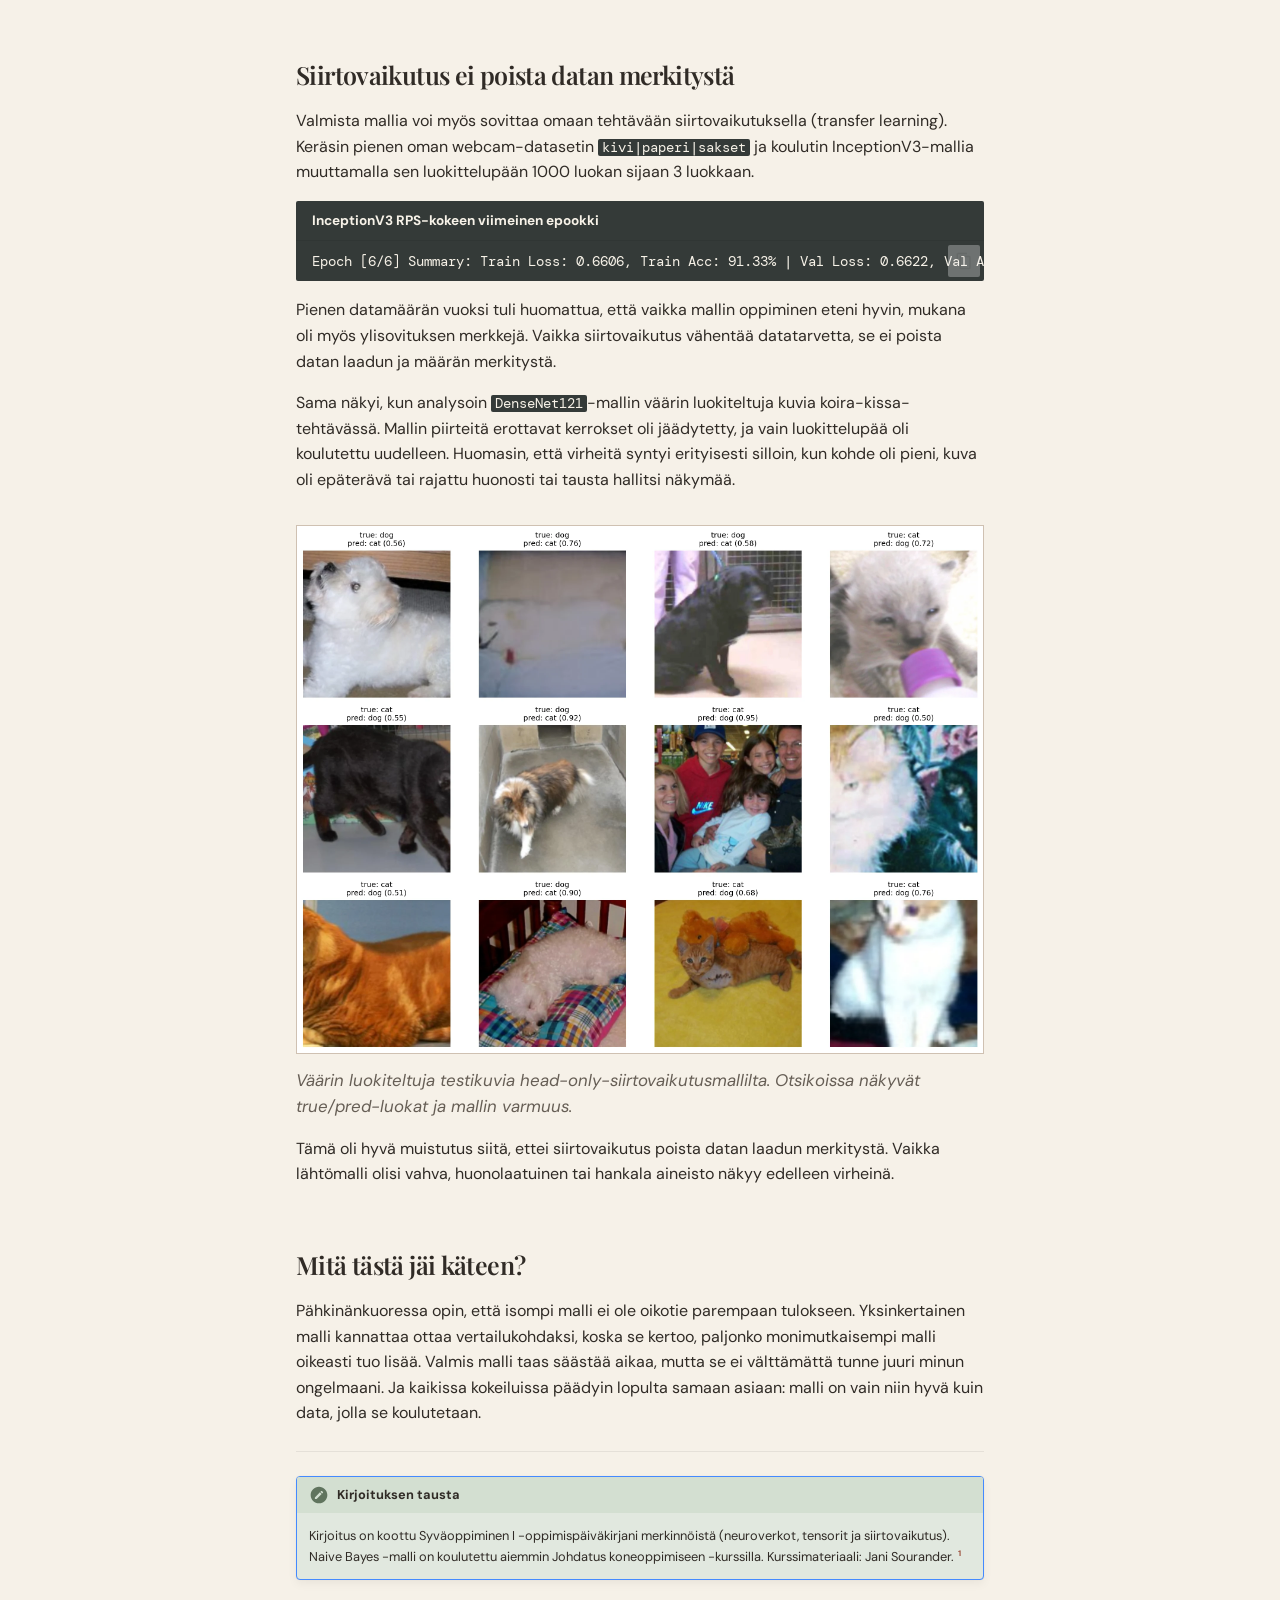
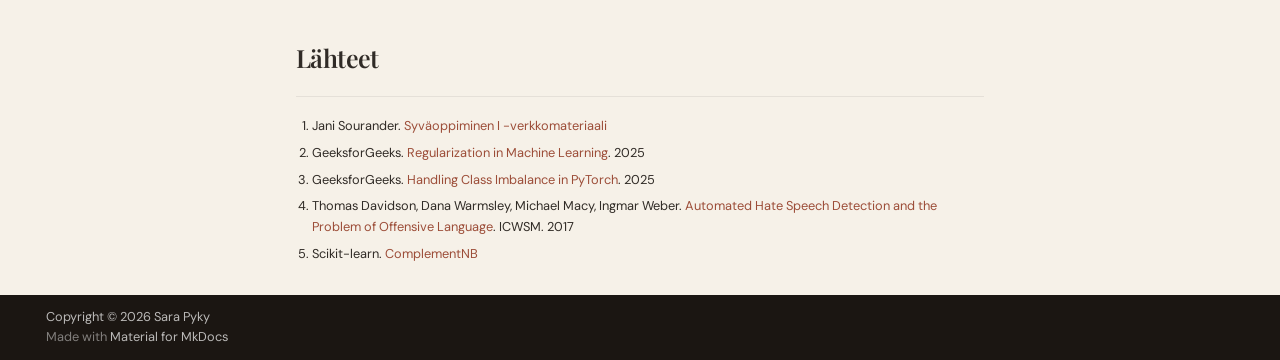
<file: kirjoitukset/monimutkaisempi-malli/index.html>
<!doctype html>
<html lang="fi" class="no-js">
  <head>
    
      <meta charset="utf-8">
      <meta name="viewport" content="width=device-width,initial-scale=1">
      
        <meta name="description" content="Omia kokeiluja syväoppimisesta, joissa isompi tai valmis malli ei tuonut odotettua etua – ja mitä siitä opin.">
      
      
      
        <link rel="canonical" href="https://tuuturulla.github.io/kirjoitukset/monimutkaisempi-malli/">
      
      
        <link rel="prev" href="../../projektit/kaivonkannet/">
      
      
        <link rel="next" href="../kieli-ja-konteksti/">
      
      
        
      
      
      <link rel="icon" href="../../assets/images/favicon.png">
      <meta name="generator" content="mkdocs-1.6.1, mkdocs-material-9.8.2">
    
    
      
        <title>Monimutkaisempi malli ei ole automaattisesti parempi - Sara Pyky | Portfolio</title>
      
    
    
      <link rel="stylesheet" href="../../assets/stylesheets/main.57a0d79d.min.css">
      
        
        <link rel="stylesheet" href="../../assets/stylesheets/palette.fb2fffe2.min.css">
      
      


    
    
      
    
    
      
        
        
        <link rel="preconnect" href="https://fonts.gstatic.com" crossorigin>
        <link rel="stylesheet" href="https://fonts.googleapis.com/css?family=Roboto:300,300i,400,400i,700,700i%7CRoboto+Mono:400,400i,700,700i&display=fallback">
        <style>:root{--md-text-font:"Roboto";--md-code-font:"Roboto Mono"}</style>
      
    
    
      <link rel="stylesheet" href="../../stylesheets/extra.css">
    
    <script>__md_scope=new URL("../..",location),__md_hash=e=>[...e].reduce(((e,_)=>(e<<5)-e+_.charCodeAt(0)),0),__md_get=(e,_=localStorage,t=__md_scope)=>JSON.parse(_.getItem(t.pathname+"."+e)),__md_set=(e,_,t=localStorage,a=__md_scope)=>{try{t.setItem(a.pathname+"."+e,JSON.stringify(_))}catch(e){}}</script>
    
      

    
    
  </head>
  
  
    
    
      
    
    
    
    
    <body dir="ltr" data-md-color-scheme="portfolio" data-md-color-primary="custom" data-md-color-accent="custom">
  
    
    <input class="md-toggle" data-md-toggle="drawer" type="checkbox" id="__drawer" autocomplete="off">
    <input class="md-toggle" data-md-toggle="search" type="checkbox" id="__search" autocomplete="off">
    <label class="md-overlay" for="__drawer"></label>
    <div data-md-component="skip">
      
        
        <a href="#monimutkaisempi-malli-ei-ole-automaattisesti-parempi" class="md-skip">
          Hyppää sisältöön
        </a>
      
    </div>
    <div data-md-component="announce">
      
    </div>
    
    
      

<header class="md-header" data-md-component="header">
  <nav class="md-header__inner md-grid" aria-label="Ylätunniste">
    <a href="../.." title="Sara Pyky | Portfolio" class="md-header__button md-logo" aria-label="Sara Pyky | Portfolio" data-md-component="logo">
      
  
  <svg xmlns="http://www.w3.org/2000/svg" viewBox="0 0 24 24"><path d="M12 8a3 3 0 0 0 3-3 3 3 0 0 0-3-3 3 3 0 0 0-3 3 3 3 0 0 0 3 3m0 3.54C9.64 9.35 6.5 8 3 8v11c3.5 0 6.64 1.35 9 3.54 2.36-2.19 5.5-3.54 9-3.54V8c-3.5 0-6.64 1.35-9 3.54"/></svg>

    </a>
    <label class="md-header__button md-icon" for="__drawer">
      
      <svg xmlns="http://www.w3.org/2000/svg" viewBox="0 0 24 24"><path d="M3 6h18v2H3zm0 5h18v2H3zm0 5h18v2H3z"/></svg>
    </label>
    <div class="md-header__title" data-md-component="header-title">
      <div class="md-header__ellipsis">
        <div class="md-header__topic">
          <span class="md-ellipsis">
            Sara Pyky | Portfolio
          </span>
        </div>
        <div class="md-header__topic" data-md-component="header-topic">
          <span class="md-ellipsis">
            
              Monimutkaisempi malli ei ole automaattisesti parempi
            
          </span>
        </div>
      </div>
    </div>
    
      
        <form class="md-header__option" data-md-component="palette">
  
    
    
    
    <input class="md-option" data-md-color-media="(prefers-color-scheme: light)" data-md-color-scheme="portfolio" data-md-color-primary="custom" data-md-color-accent="custom"  aria-hidden="true"  type="radio" name="__palette" id="__palette_0">
    
  
    
    
    
    <input class="md-option" data-md-color-media="(prefers-color-scheme: dark)" data-md-color-scheme="slate" data-md-color-primary="custom" data-md-color-accent="custom"  aria-hidden="true"  type="radio" name="__palette" id="__palette_1">
    
  
</form>
      
    
    
      <script>var palette=__md_get("__palette");if(palette&&palette.color){if("(prefers-color-scheme)"===palette.color.media){var media=matchMedia("(prefers-color-scheme: light)"),input=document.querySelector(media.matches?"[data-md-color-media='(prefers-color-scheme: light)']":"[data-md-color-media='(prefers-color-scheme: dark)']");palette.color.media=input.getAttribute("data-md-color-media"),palette.color.scheme=input.getAttribute("data-md-color-scheme"),palette.color.primary=input.getAttribute("data-md-color-primary"),palette.color.accent=input.getAttribute("data-md-color-accent")}for(var[key,value]of Object.entries(palette.color))document.body.setAttribute("data-md-color-"+key,value)}</script>
    
    
    
      
      
        <label class="md-header__button md-icon" for="__search">
          
          <svg xmlns="http://www.w3.org/2000/svg" viewBox="0 0 24 24"><path d="M9.5 3A6.5 6.5 0 0 1 16 9.5c0 1.61-.59 3.09-1.56 4.23l.27.27h.79l5 5-1.5 1.5-5-5v-.79l-.27-.27A6.52 6.52 0 0 1 9.5 16 6.5 6.5 0 0 1 3 9.5 6.5 6.5 0 0 1 9.5 3m0 2C7 5 5 7 5 9.5S7 14 9.5 14 14 12 14 9.5 12 5 9.5 5"/></svg>
        </label>
        <div class="md-search" data-md-component="search" role="dialog">
  <label class="md-search__overlay" for="__search"></label>
  <div class="md-search__inner" role="search">
    <form class="md-search__form" name="search">
      <input type="text" class="md-search__input" name="query" aria-label="Hae" placeholder="Hae" autocapitalize="off" autocorrect="off" autocomplete="off" spellcheck="false" data-md-component="search-query" required>
      <label class="md-search__icon md-icon" for="__search">
        
        <svg xmlns="http://www.w3.org/2000/svg" viewBox="0 0 24 24"><path d="M9.5 3A6.5 6.5 0 0 1 16 9.5c0 1.61-.59 3.09-1.56 4.23l.27.27h.79l5 5-1.5 1.5-5-5v-.79l-.27-.27A6.52 6.52 0 0 1 9.5 16 6.5 6.5 0 0 1 3 9.5 6.5 6.5 0 0 1 9.5 3m0 2C7 5 5 7 5 9.5S7 14 9.5 14 14 12 14 9.5 12 5 9.5 5"/></svg>
        
        <svg xmlns="http://www.w3.org/2000/svg" viewBox="0 0 24 24"><path d="M20 11v2H8l5.5 5.5-1.42 1.42L4.16 12l7.92-7.92L13.5 5.5 8 11z"/></svg>
      </label>
      <nav class="md-search__options" aria-label="Haku">
        
        <button type="reset" class="md-search__icon md-icon" title="Tyhjää" aria-label="Tyhjää" tabindex="-1">
          
          <svg xmlns="http://www.w3.org/2000/svg" viewBox="0 0 24 24"><path d="M19 6.41 17.59 5 12 10.59 6.41 5 5 6.41 10.59 12 5 17.59 6.41 19 12 13.41 17.59 19 19 17.59 13.41 12z"/></svg>
        </button>
      </nav>
      
    </form>
    <div class="md-search__output">
      <div class="md-search__scrollwrap" tabindex="0" data-md-scrollfix>
        <div class="md-search-result" data-md-component="search-result">
          <div class="md-search-result__meta">
            Aloitetaan hakua
          </div>
          <ol class="md-search-result__list" role="presentation"></ol>
        </div>
      </div>
    </div>
  </div>
</div>
      
    
    
  </nav>
  
</header>
    
    <div class="md-container" data-md-component="container">
      
      
        
          
            
<nav class="md-tabs" aria-label="Välilehdet" data-md-component="tabs">
  <div class="md-grid">
    <ul class="md-tabs__list">
      
        
  
  
  
  
    <li class="md-tabs__item">
      <a href="../.." class="md-tabs__link">
        
  
  
    
  
  Etusivu

      </a>
    </li>
  

      
        
  
  
  
  
    
    
      <li class="md-tabs__item">
        <a href="../../projektit/menomittari/" class="md-tabs__link">
          
  
  
  Projektit

        </a>
      </li>
    
  

      
        
  
  
  
    
  
  
    
    
      <li class="md-tabs__item md-tabs__item--active">
        <a href="./" class="md-tabs__link">
          
  
  
  Koneoppiminen ja tekoäly

        </a>
      </li>
    
  

      
        
  
  
  
  
    
    
      <li class="md-tabs__item">
        <a href="../aikasarjojen-aikajarjestys/" class="md-tabs__link">
          
  
  
  Data

        </a>
      </li>
    
  

      
        
  
  
  
  
    <li class="md-tabs__item">
      <a href="../../en/" class="md-tabs__link">
        
  
  
    
  
  In English

      </a>
    </li>
  

      
    </ul>
  </div>
</nav>
          
        
      
      <main class="md-main" data-md-component="main">
        <div class="md-main__inner md-grid">
          
            
              
              <div class="md-sidebar md-sidebar--primary" data-md-component="sidebar" data-md-type="navigation" >
                <div class="md-sidebar__scrollwrap">
                  <div class="md-sidebar__inner">
                    


  


<nav class="md-nav md-nav--primary md-nav--lifted" aria-label="Navigaatio" data-md-level="0">
  <label class="md-nav__title" for="__drawer">
    <a href="../.." title="Sara Pyky | Portfolio" class="md-nav__button md-logo" aria-label="Sara Pyky | Portfolio" data-md-component="logo">
      
  
  <svg xmlns="http://www.w3.org/2000/svg" viewBox="0 0 24 24"><path d="M12 8a3 3 0 0 0 3-3 3 3 0 0 0-3-3 3 3 0 0 0-3 3 3 3 0 0 0 3 3m0 3.54C9.64 9.35 6.5 8 3 8v11c3.5 0 6.64 1.35 9 3.54 2.36-2.19 5.5-3.54 9-3.54V8c-3.5 0-6.64 1.35-9 3.54"/></svg>

    </a>
    Sara Pyky | Portfolio
  </label>
  
  <ul class="md-nav__list" data-md-scrollfix>
    
      
      
  
  
  
  
    <li class="md-nav__item">
      <a href="../.." class="md-nav__link">
        
  
  
  <span class="md-ellipsis">
    
  
    Etusivu
  

    
  </span>
  
  

      </a>
    </li>
  

    
      
      
  
  
  
  
    
    
    
    
      
      
    
    
    <li class="md-nav__item md-nav__item--nested">
      
        
        
        <input class="md-nav__toggle md-toggle " type="checkbox" id="__nav_2" >
        
          
          <label class="md-nav__link" for="__nav_2" id="__nav_2_label" tabindex="0">
            
  
  
  <span class="md-ellipsis">
    
  
    Projektit
  

    
  </span>
  
  

            <span class="md-nav__icon md-icon"></span>
          </label>
        
        <nav class="md-nav" data-md-level="1" aria-labelledby="__nav_2_label" aria-expanded="false">
          <label class="md-nav__title" for="__nav_2">
            <span class="md-nav__icon md-icon"></span>
            
  
    Projektit
  

          </label>
          <ul class="md-nav__list" data-md-scrollfix>
            
              
                
  
  
  
  
    <li class="md-nav__item">
      <a href="../../projektit/menomittari/" class="md-nav__link">
        
  
  
  <span class="md-ellipsis">
    
  
    Menomittari – mihin rahat menevät?
  

    
  </span>
  
  

      </a>
    </li>
  

              
            
              
                
  
  
  
  
    <li class="md-nav__item">
      <a href="../../projektit/junajumis/" class="md-nav__link">
        
  
  
  <span class="md-ellipsis">
    
  
    JunaJumis – asemat, joissa aikataulu käy kahvilla
  

    
  </span>
  
  

      </a>
    </li>
  

              
            
              
                
  
  
  
  
    <li class="md-nav__item">
      <a href="../../projektit/kaivonkannet/" class="md-nav__link">
        
  
  
  <span class="md-ellipsis">
    
  
    Kaivonkannet konenäöllä
  

    
  </span>
  
  

      </a>
    </li>
  

              
            
          </ul>
        </nav>
      
    </li>
  

    
      
      
  
  
    
  
  
  
    
    
    
    
      
        
        
      
      
    
    
    <li class="md-nav__item md-nav__item--active md-nav__item--section md-nav__item--nested">
      
        
        
        <input class="md-nav__toggle md-toggle " type="checkbox" id="__nav_3" checked>
        
          
          <label class="md-nav__link" for="__nav_3" id="__nav_3_label" tabindex="">
            
  
  
  <span class="md-ellipsis">
    
  
    Koneoppiminen ja tekoäly
  

    
  </span>
  
  

            <span class="md-nav__icon md-icon"></span>
          </label>
        
        <nav class="md-nav" data-md-level="1" aria-labelledby="__nav_3_label" aria-expanded="true">
          <label class="md-nav__title" for="__nav_3">
            <span class="md-nav__icon md-icon"></span>
            
  
    Koneoppiminen ja tekoäly
  

          </label>
          <ul class="md-nav__list" data-md-scrollfix>
            
              
                
  
  
    
  
  
  
    <li class="md-nav__item md-nav__item--active">
      
      <input class="md-nav__toggle md-toggle" type="checkbox" id="__toc">
      
      
        
      
      
        <label class="md-nav__link md-nav__link--active" for="__toc">
          
  
  
  <span class="md-ellipsis">
    
  
    Monimutkaisempi malli ei ole automaattisesti parempi
  

    
  </span>
  
  

          <span class="md-nav__icon md-icon"></span>
        </label>
      
      <a href="./" class="md-nav__link md-nav__link--active">
        
  
  
  <span class="md-ellipsis">
    
  
    Monimutkaisempi malli ei ole automaattisesti parempi
  

    
  </span>
  
  

      </a>
      
        

<nav class="md-nav md-nav--secondary" aria-label="Sisällysluettelo">
  
  
  
    
  
  
    <label class="md-nav__title" for="__toc">
      <span class="md-nav__icon md-icon"></span>
      Sisällysluettelo
    </label>
    <ul class="md-nav__list" data-md-component="toc" data-md-scrollfix>
      
        <li class="md-nav__item">
  <a href="#syvyys-vai-fiksut-piirteet" class="md-nav__link">
    <span class="md-ellipsis">
      
        Syvyys vai fiksut piirteet?
      
    </span>
  </a>
  
</li>
      
        <li class="md-nav__item">
  <a href="#neuroverkko-vai-logistinen-regressio" class="md-nav__link">
    <span class="md-ellipsis">
      
        Neuroverkko vai logistinen regressio?
      
    </span>
  </a>
  
</li>
      
        <li class="md-nav__item">
  <a href="#valmis-kielimalli-vai-naive-bayes" class="md-nav__link">
    <span class="md-ellipsis">
      
        Valmis kielimalli vai Naive Bayes?
      
    </span>
  </a>
  
</li>
      
        <li class="md-nav__item">
  <a href="#valmis-kuvamalli-ei-tunne-kaikkea" class="md-nav__link">
    <span class="md-ellipsis">
      
        Valmis kuvamalli ei tunne kaikkea
      
    </span>
  </a>
  
</li>
      
        <li class="md-nav__item">
  <a href="#siirtovaikutus-ei-poista-datan-merkitysta" class="md-nav__link">
    <span class="md-ellipsis">
      
        Siirtovaikutus ei poista datan merkitystä
      
    </span>
  </a>
  
</li>
      
        <li class="md-nav__item">
  <a href="#mita-tasta-jai-kateen" class="md-nav__link">
    <span class="md-ellipsis">
      
        Mitä tästä jäi käteen?
      
    </span>
  </a>
  
</li>
      
        <li class="md-nav__item">
  <a href="#lahteet" class="md-nav__link">
    <span class="md-ellipsis">
      
        Lähteet
      
    </span>
  </a>
  
</li>
      
    </ul>
  
</nav>
      
    </li>
  

              
            
              
                
  
  
  
  
    <li class="md-nav__item">
      <a href="../kieli-ja-konteksti/" class="md-nav__link">
        
  
  
  <span class="md-ellipsis">
    
  
    Sanoista numeroiksi
  

    
  </span>
  
  

      </a>
    </li>
  

              
            
              
                
  
  
  
  
    <li class="md-nav__item">
      <a href="../genai-hahmon-jatkuvuus/" class="md-nav__link">
        
  
  
  <span class="md-ellipsis">
    
  
    Kun malli vaihtuu: hahmon jatkuvuus generatiivisessa kuvassa
  

    
  </span>
  
  

      </a>
    </li>
  

              
            
          </ul>
        </nav>
      
    </li>
  

    
      
      
  
  
  
  
    
    
    
    
      
      
    
    
    <li class="md-nav__item md-nav__item--nested">
      
        
        
        <input class="md-nav__toggle md-toggle " type="checkbox" id="__nav_4" >
        
          
          <label class="md-nav__link" for="__nav_4" id="__nav_4_label" tabindex="0">
            
  
  
  <span class="md-ellipsis">
    
  
    Data
  

    
  </span>
  
  

            <span class="md-nav__icon md-icon"></span>
          </label>
        
        <nav class="md-nav" data-md-level="1" aria-labelledby="__nav_4_label" aria-expanded="false">
          <label class="md-nav__title" for="__nav_4">
            <span class="md-nav__icon md-icon"></span>
            
  
    Data
  

          </label>
          <ul class="md-nav__list" data-md-scrollfix>
            
              
                
  
  
  
  
    <li class="md-nav__item">
      <a href="../aikasarjojen-aikajarjestys/" class="md-nav__link">
        
  
  
  <span class="md-ellipsis">
    
  
    Aikasarjadata tarvitsee ehjän aikajanan
  

    
  </span>
  
  

      </a>
    </li>
  

              
            
              
                
  
  
  
  
    <li class="md-nav__item">
      <a href="../datasta-tietoa-ja-arvoa/" class="md-nav__link">
        
  
  
  <span class="md-ellipsis">
    
  
    Milloin datasta tulee tietoa – ja arvoa?
  

    
  </span>
  
  

      </a>
    </li>
  

              
            
          </ul>
        </nav>
      
    </li>
  

    
      
      
  
  
  
  
    <li class="md-nav__item">
      <a href="../../en/" class="md-nav__link">
        
  
  
  <span class="md-ellipsis">
    
  
    In English
  

    
  </span>
  
  

      </a>
    </li>
  

    
  </ul>
</nav>
                  </div>
                </div>
              </div>
            
            
              
              <div class="md-sidebar md-sidebar--secondary" data-md-component="sidebar" data-md-type="toc" >
                <div class="md-sidebar__scrollwrap">
                  <div class="md-sidebar__inner">
                    

<nav class="md-nav md-nav--secondary" aria-label="Sisällysluettelo">
  
  
  
    
  
  
    <label class="md-nav__title" for="__toc">
      <span class="md-nav__icon md-icon"></span>
      Sisällysluettelo
    </label>
    <ul class="md-nav__list" data-md-component="toc" data-md-scrollfix>
      
        <li class="md-nav__item">
  <a href="#syvyys-vai-fiksut-piirteet" class="md-nav__link">
    <span class="md-ellipsis">
      
        Syvyys vai fiksut piirteet?
      
    </span>
  </a>
  
</li>
      
        <li class="md-nav__item">
  <a href="#neuroverkko-vai-logistinen-regressio" class="md-nav__link">
    <span class="md-ellipsis">
      
        Neuroverkko vai logistinen regressio?
      
    </span>
  </a>
  
</li>
      
        <li class="md-nav__item">
  <a href="#valmis-kielimalli-vai-naive-bayes" class="md-nav__link">
    <span class="md-ellipsis">
      
        Valmis kielimalli vai Naive Bayes?
      
    </span>
  </a>
  
</li>
      
        <li class="md-nav__item">
  <a href="#valmis-kuvamalli-ei-tunne-kaikkea" class="md-nav__link">
    <span class="md-ellipsis">
      
        Valmis kuvamalli ei tunne kaikkea
      
    </span>
  </a>
  
</li>
      
        <li class="md-nav__item">
  <a href="#siirtovaikutus-ei-poista-datan-merkitysta" class="md-nav__link">
    <span class="md-ellipsis">
      
        Siirtovaikutus ei poista datan merkitystä
      
    </span>
  </a>
  
</li>
      
        <li class="md-nav__item">
  <a href="#mita-tasta-jai-kateen" class="md-nav__link">
    <span class="md-ellipsis">
      
        Mitä tästä jäi käteen?
      
    </span>
  </a>
  
</li>
      
        <li class="md-nav__item">
  <a href="#lahteet" class="md-nav__link">
    <span class="md-ellipsis">
      
        Lähteet
      
    </span>
  </a>
  
</li>
      
    </ul>
  
</nav>
                  </div>
                </div>
              </div>
            
          
          
            <div class="md-content" data-md-component="content">
              
              <article class="md-content__inner md-typeset">
                
                  



<h1 id="monimutkaisempi-malli-ei-ole-automaattisesti-parempi">Monimutkaisempi malli ei ole automaattisesti parempi</h1>
<p>Syväoppimisen kurssilla sama havainto toistui kokeilusta toiseen: isompi, syvempi tai valmiiksi koulutettu malli ei aina tuonut odotettua etua. Välillä yksinkertainen malli ylsi lähes samaan, ja välillä vahvakin malli kompastui dataan. Kokosin tähän kokeiluni, joissa tämä tuli vastaan.</p>
<div class="admonition abstract">
<p class="admonition-title">Ydinhavainnot</p>
<p>Neuroverkot ja valmiit mallit eivät ole automaattinen "hopealuoti". Tulokset riippuvat pitkälti datasta, ja yksinkertaisempi malli kannattaa ottaa vertailukohdaksi ennen kuin siirtyy raskaampaan.</p>
</div>
<h2 id="syvyys-vai-fiksut-piirteet">Syvyys vai fiksut piirteet?</h2>
<p><a href="https://playground.tensorflow.org/#activation=tanh&amp;batchSize=10&amp;dataset=circle&amp;regDataset=reg-plane&amp;learningRate=0.03&amp;regularizationRate=0&amp;noise=0&amp;networkShape=4,2&amp;seed=0.49199&amp;showTestData=false&amp;discretize=false&amp;percTrainData=50&amp;x=true&amp;y=true&amp;xTimesY=false&amp;xSquared=false&amp;ySquared=false&amp;cosX=false&amp;sinX=false&amp;cosY=false&amp;sinY=false&amp;collectStats=false&amp;problem=classification&amp;initZero=false&amp;hideText=false">TensorFlow Playgroundissa</a> huomasin konkreettisesti, että <strong>0 piilokerrosta</strong> vastaa käytännössä lineaarista mallia: XOR-data ei ole lineaarisesti eroteltavissa, joten malli ei pystynyt ratkaisemaan sitä. Kun lisäsin <strong>yhden piilokerroksen</strong>, XOR alkoi ratketa ja parannusta tuli erityisesti neuroneita lisäämällä. Näin jälkikäteen ajateltuna se tuntuu loogiselta: kerros ja epälineaarisuus mahdollistavat monimutkaisemmat yhdistelmät, mutta jos neuroneita on liian vähän, "rakennusmateriaalia" ei yksinkertaisesti riitä.</p>
<p>Kokeilin XOR:ää myös toista reittiä pitkin eli lisäämällä piirteitä itse (feature engineering). Kun piirteet annettiin "valmiimpina", myös yksinkertaisempi malli parani ja osasi ratkaista ongelman. Tämä korosti minulle eroa feature learningin ja feature engineeringin välillä: neuroverkko voi oppia hyödyllisiä piirteitä itse datasta, mutta joissain tapauksissa käsin rakennetut piirteet voivat vähentää tarvittavaa syvyyttä tai kapasiteetin tarvetta.</p>
<h2 id="neuroverkko-vai-logistinen-regressio">Neuroverkko vai logistinen regressio?</h2>
<p>Seuraavaksi sama kysymys tuli vastaan oikeammalla datalla. Kybervihan tunnistuksessa testasin neuroverkolle muutamia perusmuutoksia (piilokerrosten määrää, learning ratea, batch-kokoa sekä neuronien määrää per piilokerros). Sen lisäksi kokeilin pientä L2-regularisointia (<code>weight_decay=1e-4</code>), joka voi vähentää ylisovitusta. <sup id="fnref:geeks_reg"><a class="footnote-ref" href="#fn:geeks_reg">2</a></sup> Luokkien epätasapainoa voisi jatkossa myös huomioida luokkapainoituksilla <sup id="fnref:geeks"><a class="footnote-ref" href="#fn:geeks">3</a></sup>, mutta en lähtenyt virittämään sitä tässä vaiheessa enempää. </p>
<p><img alt="ROC-käyrät neuroverkolle ja logistiselle regressiolle" class="evidence-image" src="../../assets/malli-roc-kyberviha.webp" /></p>
<p><em>ROC-käyrät neuroverkolle ja logistiselle regressiolle kybervihan tunnistuksessa. Mitä lähempänä käyrä on vasenta yläkulmaa, sitä paremmin malli erottaa luokat eri kynnysarvoilla.</em></p>
<p>Neuroverkko saavutti hieman korkeamman ROC AUC -arvon (0.728) kuin logistinen regressio (0.715), mutta ero jäi pieneksi. Tämä viittaisi siihen, että monimutkaisempi malli ei tuonut selkeää etua tässä tehtävässä vaan yksinkertaisempi malli ylsi lähes samaan erottelukykyyn. Havainto tukee ajatusta, että neuroverkot eivät ole automaattinen "hopealuoti" vaan tulokset riippuvat myös pitkälti datasta.</p>
<h2 id="valmis-kielimalli-vai-naive-bayes">Valmis kielimalli vai Naive Bayes?</h2>
<p>Entä jos neuroverkkoa ei kouluta itse, vaan ottaa valmiin, suurella datalla koulutetun mallin? Vertasin aiemmin kouluttamaani <code>ComplementNB</code>-mallia valmiiseen <code>facebook/roberta-hate-speech-dynabench-r4-target</code>-malliin. Tulokset olivat hyvin lähellä toisiaan:</p>
<table>
<thead>
<tr>
<th>Malli</th>
<th>Accuracy</th>
<th>F1 label: nothate</th>
<th>F1 label: hate</th>
</tr>
</thead>
<tbody>
<tr>
<td>Naive Bayes ComplementNB</td>
<td><em>0.91</em></td>
<td><em>0.94</em></td>
<td><em>0.82</em></td>
</tr>
<tr>
<td>facebook/roberta-hate-speech-dynabench-r4-target</td>
<td><em>0.90</em></td>
<td><em>0.93</em></td>
<td><em>0.82</em></td>
</tr>
</tbody>
</table>
<p>Tässä asetelmassa tulos on looginen: tehtävä helpottui <code>offensive</code>-luokan poiston jälkeen, data oli epätasapainoinen, ja <code>ComplementNB</code> on suunniteltu toimimaan hyvin tällaisessa tilanteessa. <sup id="fnref:scikit"><a class="footnote-ref" href="#fn:scikit">5</a></sup> Lisäksi NB oli sovitettu suoraan käyttämääni dataan, Davidsonin ym. Twitter-aineistoon. <sup id="fnref:davidson"><a class="footnote-ref" href="#fn:davidson">4</a></sup> RoBERTa oli kyllä koulutettu vihapuheen tunnistukseen, mutta eri aineistolla. Testasin sitä samalla aineistolla sellaisenaan, ilman hienosäätöä, eikä se suoriutunut Naive Bayesia paremmin. Vihapuhe voi olla eri aineistoissa määritelty eri tavoin.</p>
<p>Vertailu ei ole aivan täsmälleen samoilla riveillä: Naive Bayes arvioitiin 20 %:n testijoukolla, kun taas RoBERTa ennusti koko aineiston, koska sitä ei koulutettu tällä datalla.</p>
<h2 id="valmis-kuvamalli-ei-tunne-kaikkea">Valmis kuvamalli ei tunne kaikkea</h2>
<p>Kuvien puolella testasin esikoulutettua <code>MobileNetV3-Small</code>-mallia fossa-kuvalla (Cryptoprocta ferox). Vaikka oikea luokka löytyi ImageNetistä nimellä Madagascar cat (indeksi 383), se ei noussut tässä tapauksessa top-ennusteisiin.</p>
<p><img alt="Fossa-kuva ja MobileNetV3-mallin top-5 ennusteet" class="evidence-image" src="../../assets/malli-fossa.webp" /></p>
<p><em>Fossa-testi: oikea luokka ei noussut top-ennusteisiin, mutta malli ehdotti petonisäkkäitä samankaltaisilla piirteillä (puuma, näätä, mangusti, minkki ja ilves).</em></p>
<p>Tulos oli osittain looginen: malli ehdotti samantyyppisiä petonisäkkäitä, vaikka tarkka luokka jäi löytymättä. Tämä muistuttaa siitä, että top-1:n lisäksi kannattaa tarkastella myös top-k-tuloksia. Sama ilmiö toistui toisella kuvalla. Havainto vahvisti, ettei yleinen esikoulutettu malli välttämättä riitä fossa-lajin luotettavaan tunnistamiseen, vaan tarvitaan joko hienosäätöä kohdedatalla tai tehtävään paremmin sopiva malli. <sup id="fnref:sour"><a class="footnote-ref" href="#fn:sour">1</a></sup></p>
<h2 id="siirtovaikutus-ei-poista-datan-merkitysta">Siirtovaikutus ei poista datan merkitystä</h2>
<p>Valmista mallia voi myös sovittaa omaan tehtävään siirtovaikutuksella (transfer learning). Keräsin pienen oman webcam-datasetin <code>kivi|paperi|sakset</code> ja koulutin InceptionV3-mallia muuttamalla sen luokittelupään 1000 luokan sijaan 3 luokkaan.</p>
<div class="language-text highlight"><span class="filename">InceptionV3 RPS-kokeen viimeinen epookki</span><pre><span></span><code><span id="__span-0-1"><a id="__codelineno-0-1" name="__codelineno-0-1" href="#__codelineno-0-1"></a>Epoch [6/6] Summary: Train Loss: 0.6606, Train Acc: 91.33% | Val Loss: 0.6622, Val Acc: 83.33%
</span></code></pre></div>
<p>Pienen datamäärän vuoksi tuli huomattua, että vaikka mallin oppiminen eteni hyvin, mukana oli myös ylisovituksen merkkejä. Vaikka siirtovaikutus vähentää datatarvetta, se ei poista datan laadun ja määrän merkitystä.</p>
<p>Sama näkyi, kun analysoin <code>DenseNet121</code>-mallin väärin luokiteltuja kuvia koira-kissa-tehtävässä. Mallin piirteitä erottavat kerrokset oli jäädytetty, ja vain luokittelupää oli koulutettu uudelleen. Huomasin, että virheitä syntyi erityisesti silloin, kun kohde oli pieni, kuva oli epäterävä tai rajattu huonosti tai tausta hallitsi näkymää.</p>
<p><img alt="Väärin luokiteltuja koira- ja kissakuvia" class="evidence-image" src="../../assets/malli-koira-kissa.webp" /></p>
<p><em>Väärin luokiteltuja testikuvia head-only-siirtovaikutusmallilta. Otsikoissa näkyvät true/pred-luokat ja mallin varmuus.</em></p>
<p>Tämä oli hyvä muistutus siitä, ettei siirtovaikutus poista datan laadun merkitystä. Vaikka lähtömalli olisi vahva, huonolaatuinen tai hankala aineisto näkyy edelleen virheinä.</p>
<h2 id="mita-tasta-jai-kateen">Mitä tästä jäi käteen?</h2>
<p>Pähkinänkuoressa opin, että isompi malli ei ole oikotie parempaan tulokseen. Yksinkertainen malli kannattaa ottaa vertailukohdaksi, koska se kertoo, paljonko monimutkaisempi malli oikeasti tuo lisää. Valmis malli taas säästää aikaa, mutta se ei välttämättä tunne juuri minun ongelmaani. Ja kaikissa kokeiluissa päädyin lopulta samaan asiaan: malli on vain niin hyvä kuin data, jolla se koulutetaan.</p>
<hr />
<div class="admonition note">
<p class="admonition-title">Kirjoituksen tausta</p>
<p>Kirjoitus on koottu Syväoppiminen I -oppimispäiväkirjani merkinnöistä (neuroverkot, tensorit ja siirtovaikutus). Naive Bayes -malli on koulutettu aiemmin Johdatus koneoppimiseen -kurssilla. Kurssimateriaali: Jani Sourander. <sup id="fnref2:sour"><a class="footnote-ref" href="#fn:sour">1</a></sup></p>
</div>
<h2 id="lahteet">Lähteet</h2>
<div class="footnote">
<hr />
<ol>
<li id="fn:sour">
<p>Jani Sourander. <a href="https://sourander.github.io/syvaoppiminen/">Syväoppiminen I -verkkomateriaali</a>&#160;<a class="footnote-backref" href="#fnref:sour" title="Jump back to footnote 1 in the text">&#8617;</a><a class="footnote-backref" href="#fnref2:sour" title="Jump back to footnote 1 in the text">&#8617;</a></p>
</li>
<li id="fn:geeks_reg">
<p>GeeksforGeeks. <a href="https://www.geeksforgeeks.org/machine-learning/regularization-in-machine-learning/">Regularization in Machine Learning</a>. 2025&#160;<a class="footnote-backref" href="#fnref:geeks_reg" title="Jump back to footnote 2 in the text">&#8617;</a></p>
</li>
<li id="fn:geeks">
<p>GeeksforGeeks. <a href="https://www.geeksforgeeks.org/deep-learning/handling-class-imbalance-in-pytorch/">Handling Class Imbalance in PyTorch</a>. 2025&#160;<a class="footnote-backref" href="#fnref:geeks" title="Jump back to footnote 3 in the text">&#8617;</a></p>
</li>
<li id="fn:davidson">
<p>Thomas Davidson, Dana Warmsley, Michael Macy, Ingmar Weber. <a href="https://github.com/t-davidson/hate-speech-and-offensive-language">Automated Hate Speech Detection and the Problem of Offensive Language</a>. ICWSM. 2017&#160;<a class="footnote-backref" href="#fnref:davidson" title="Jump back to footnote 4 in the text">&#8617;</a></p>
</li>
<li id="fn:scikit">
<p>Scikit-learn. <a href="https://scikit-learn.org/stable/modules/generated/sklearn.naive_bayes.ComplementNB.html">ComplementNB</a>&#160;<a class="footnote-backref" href="#fnref:scikit" title="Jump back to footnote 5 in the text">&#8617;</a></p>
</li>
</ol>
</div>







  
  






                
              </article>
            </div>
          
          
<script>var target=document.getElementById(location.hash.slice(1));target&&target.name&&(target.checked=target.name.startsWith("__tabbed_"))</script>
        </div>
        
          <button type="button" class="md-top md-icon" data-md-component="top" hidden>
  
  <svg xmlns="http://www.w3.org/2000/svg" viewBox="0 0 24 24"><path d="M13 20h-2V8l-5.5 5.5-1.42-1.42L12 4.16l7.92 7.92-1.42 1.42L13 8z"/></svg>
  Takaisin ylös
</button>
        
      </main>
      
        <footer class="md-footer">
  
  <div class="md-footer-meta md-typeset">
    <div class="md-footer-meta__inner md-grid">
      <div class="md-copyright">
  
    <div class="md-copyright__highlight">
      Copyright &copy; 2026 Sara Pyky
    </div>
  
  
    Made with
    <a href="https://squidfunk.github.io/mkdocs-material/" target="_blank" rel="noopener">
      Material for MkDocs
    </a>
  
</div>
      
    </div>
  </div>
</footer>
      
    </div>
    <div class="md-dialog" data-md-component="dialog">
      <div class="md-dialog__inner md-typeset"></div>
    </div>
    
    
    
      
      
      <script id="__config" type="application/json">{"annotate": null, "base": "../..", "features": ["navigation.tabs", "navigation.top", "content.code.copy"], "search": "../../assets/javascripts/workers/search.a7633da7.min.js", "tags": null, "translations": {"clipboard.copied": "Kopioitu leikep\u00f6yd\u00e4lle", "clipboard.copy": "Kopioi leikep\u00f6yd\u00e4lle", "search.result.more.one": "1 lis\u00e4\u00e4 t\u00e4ll\u00e4 sivulla", "search.result.more.other": "# lis\u00e4\u00e4 t\u00e4ll\u00e4 sivulla", "search.result.none": "Ei t\u00e4sm\u00e4\u00e4vi\u00e4 dokumentteja", "search.result.one": "1 t\u00e4sm\u00e4\u00e4v\u00e4 dokumentti", "search.result.other": "# t\u00e4sm\u00e4\u00e4v\u00e4\u00e4 dokumenttia", "search.result.placeholder": "Kirjoita aloittaaksesi haun", "search.result.term.missing": "Puuttuu", "select.version": "Valitse versio"}, "version": null}</script>
    
    
      <script src="../../assets/javascripts/bundle.a5f9d56c.min.js"></script>
      
    
  </body>
</html>
</file>
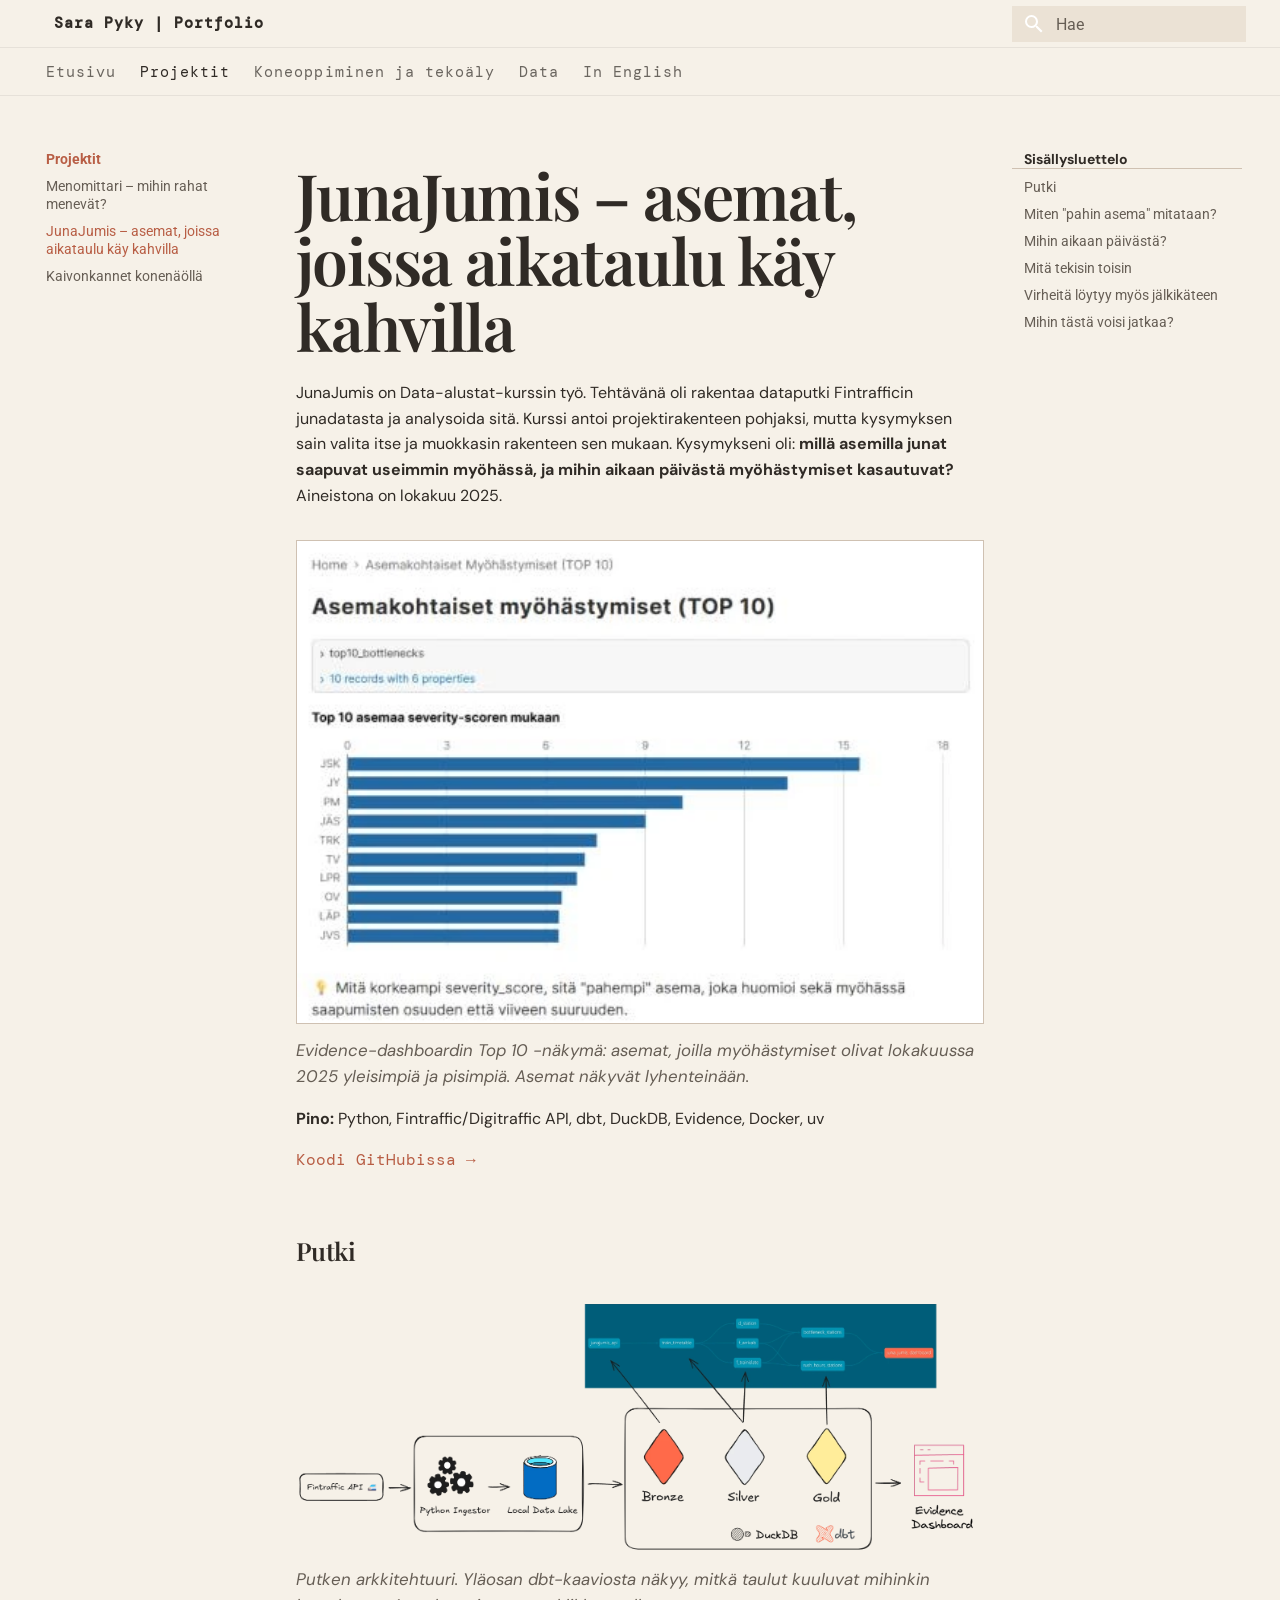
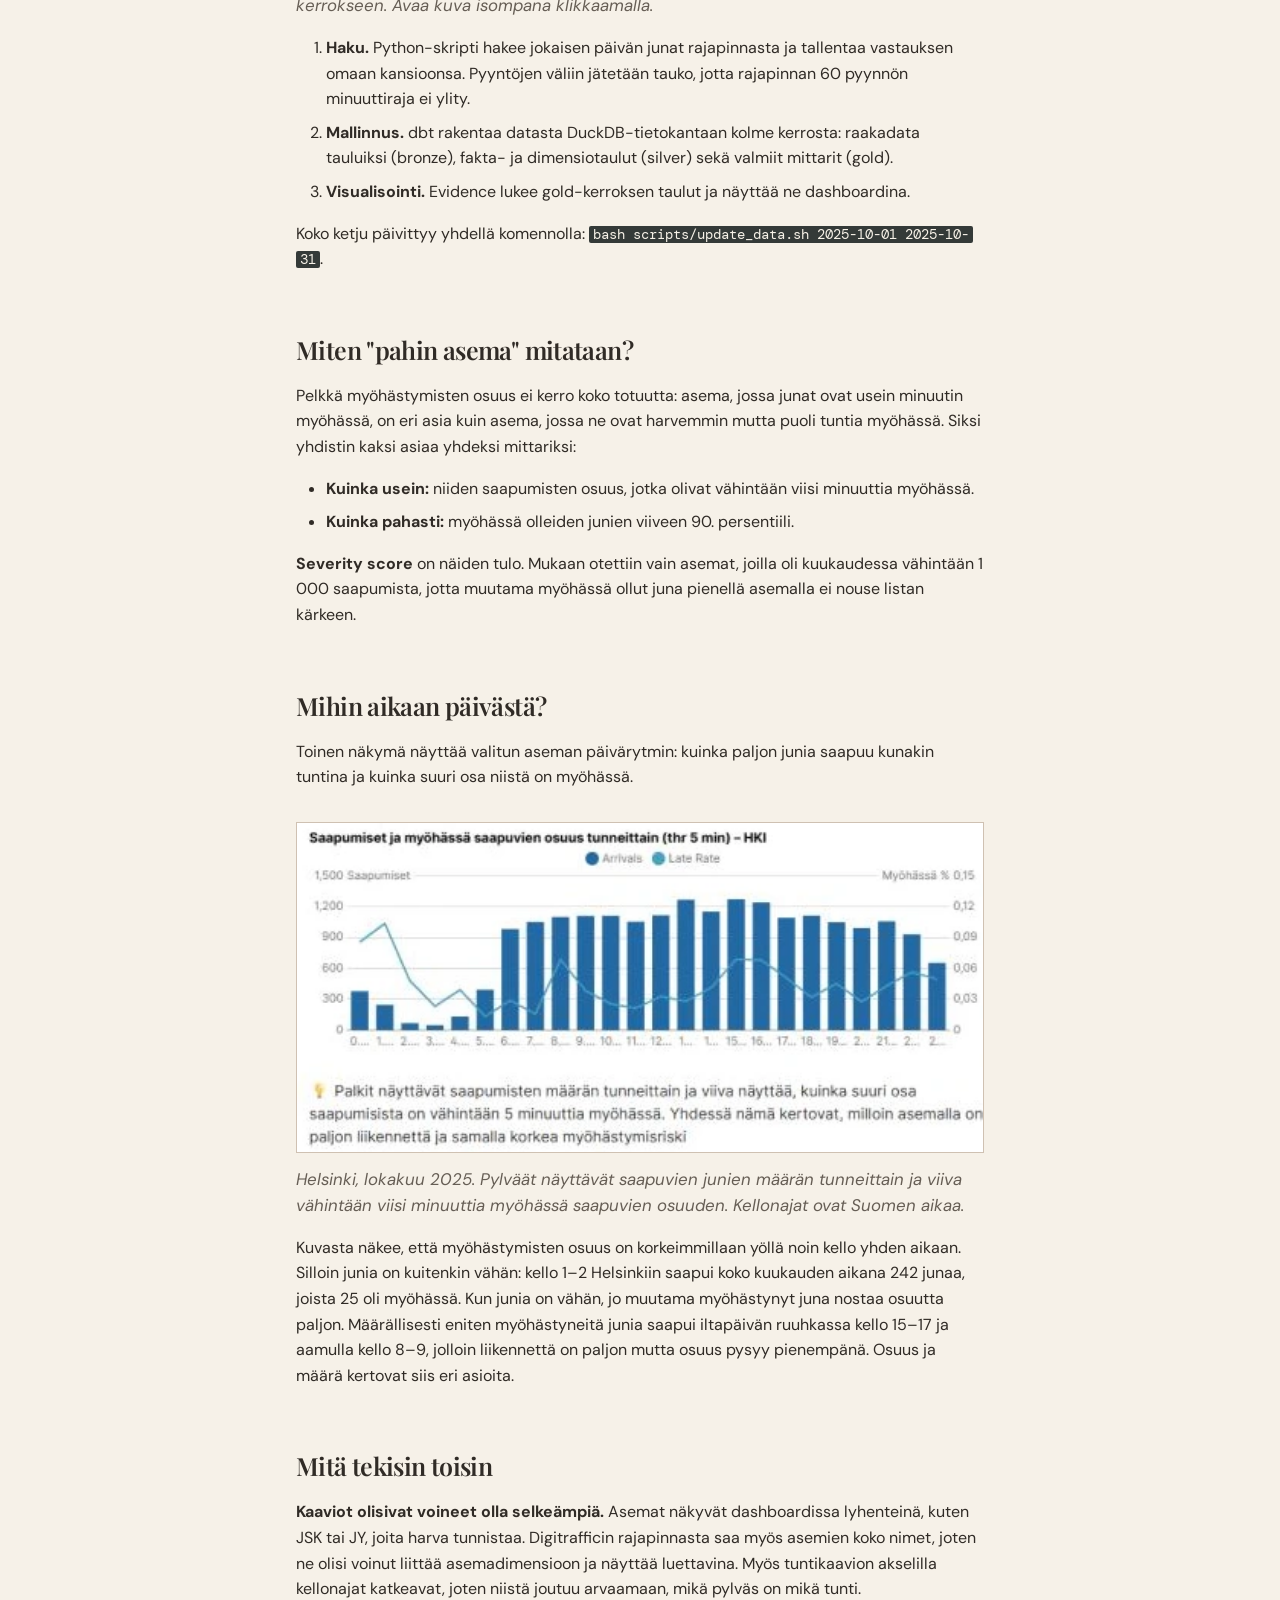
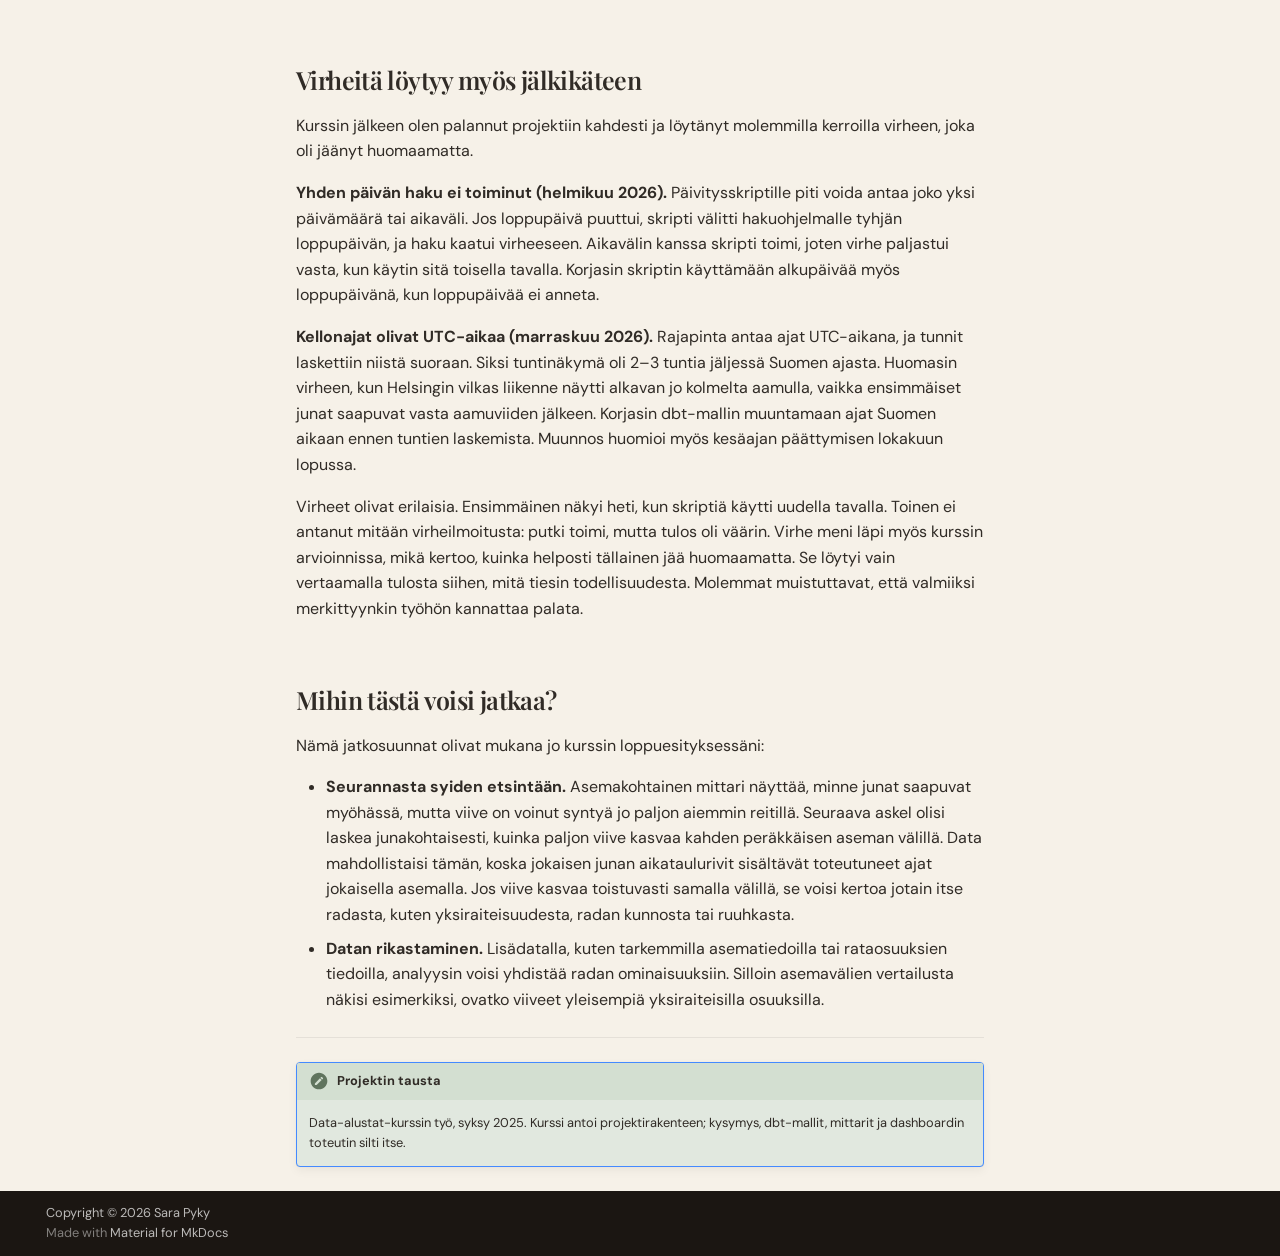
<file: projektit/junajumis/index.html>
<!doctype html>
<html lang="fi" class="no-js">
  <head>
    
      <meta charset="utf-8">
      <meta name="viewport" content="width=device-width,initial-scale=1">
      
        <meta name="description" content="Datan haku Fintrafficin rajapinnasta, dbt-mallinnus DuckDB:hen ja Evidence-dashboard junien myöhästymisistä.">
      
      
      
        <link rel="canonical" href="https://tuuturulla.github.io/projektit/junajumis/">
      
      
        <link rel="prev" href="../menomittari/">
      
      
        <link rel="next" href="../kaivonkannet/">
      
      
        
      
      
      <link rel="icon" href="../../assets/images/favicon.png">
      <meta name="generator" content="mkdocs-1.6.1, mkdocs-material-9.8.2">
    
    
      
        <title>JunaJumis – asemat, joissa aikataulu käy kahvilla - Sara Pyky | Portfolio</title>
      
    
    
      <link rel="stylesheet" href="../../assets/stylesheets/main.57a0d79d.min.css">
      
        
        <link rel="stylesheet" href="../../assets/stylesheets/palette.fb2fffe2.min.css">
      
      


    
    
      
    
    
      
        
        
        <link rel="preconnect" href="https://fonts.gstatic.com" crossorigin>
        <link rel="stylesheet" href="https://fonts.googleapis.com/css?family=Roboto:300,300i,400,400i,700,700i%7CRoboto+Mono:400,400i,700,700i&display=fallback">
        <style>:root{--md-text-font:"Roboto";--md-code-font:"Roboto Mono"}</style>
      
    
    
      <link rel="stylesheet" href="../../stylesheets/extra.css">
    
    <script>__md_scope=new URL("../..",location),__md_hash=e=>[...e].reduce(((e,_)=>(e<<5)-e+_.charCodeAt(0)),0),__md_get=(e,_=localStorage,t=__md_scope)=>JSON.parse(_.getItem(t.pathname+"."+e)),__md_set=(e,_,t=localStorage,a=__md_scope)=>{try{t.setItem(a.pathname+"."+e,JSON.stringify(_))}catch(e){}}</script>
    
      

    
    
  </head>
  
  
    
    
      
    
    
    
    
    <body dir="ltr" data-md-color-scheme="portfolio" data-md-color-primary="custom" data-md-color-accent="custom">
  
    
    <input class="md-toggle" data-md-toggle="drawer" type="checkbox" id="__drawer" autocomplete="off">
    <input class="md-toggle" data-md-toggle="search" type="checkbox" id="__search" autocomplete="off">
    <label class="md-overlay" for="__drawer"></label>
    <div data-md-component="skip">
      
        
        <a href="#junajumis-asemat-joissa-aikataulu-kay-kahvilla" class="md-skip">
          Hyppää sisältöön
        </a>
      
    </div>
    <div data-md-component="announce">
      
    </div>
    
    
      

<header class="md-header" data-md-component="header">
  <nav class="md-header__inner md-grid" aria-label="Ylätunniste">
    <a href="../.." title="Sara Pyky | Portfolio" class="md-header__button md-logo" aria-label="Sara Pyky | Portfolio" data-md-component="logo">
      
  
  <svg xmlns="http://www.w3.org/2000/svg" viewBox="0 0 24 24"><path d="M12 8a3 3 0 0 0 3-3 3 3 0 0 0-3-3 3 3 0 0 0-3 3 3 3 0 0 0 3 3m0 3.54C9.64 9.35 6.5 8 3 8v11c3.5 0 6.64 1.35 9 3.54 2.36-2.19 5.5-3.54 9-3.54V8c-3.5 0-6.64 1.35-9 3.54"/></svg>

    </a>
    <label class="md-header__button md-icon" for="__drawer">
      
      <svg xmlns="http://www.w3.org/2000/svg" viewBox="0 0 24 24"><path d="M3 6h18v2H3zm0 5h18v2H3zm0 5h18v2H3z"/></svg>
    </label>
    <div class="md-header__title" data-md-component="header-title">
      <div class="md-header__ellipsis">
        <div class="md-header__topic">
          <span class="md-ellipsis">
            Sara Pyky | Portfolio
          </span>
        </div>
        <div class="md-header__topic" data-md-component="header-topic">
          <span class="md-ellipsis">
            
              JunaJumis – asemat, joissa aikataulu käy kahvilla
            
          </span>
        </div>
      </div>
    </div>
    
      
        <form class="md-header__option" data-md-component="palette">
  
    
    
    
    <input class="md-option" data-md-color-media="(prefers-color-scheme: light)" data-md-color-scheme="portfolio" data-md-color-primary="custom" data-md-color-accent="custom"  aria-hidden="true"  type="radio" name="__palette" id="__palette_0">
    
  
    
    
    
    <input class="md-option" data-md-color-media="(prefers-color-scheme: dark)" data-md-color-scheme="slate" data-md-color-primary="custom" data-md-color-accent="custom"  aria-hidden="true"  type="radio" name="__palette" id="__palette_1">
    
  
</form>
      
    
    
      <script>var palette=__md_get("__palette");if(palette&&palette.color){if("(prefers-color-scheme)"===palette.color.media){var media=matchMedia("(prefers-color-scheme: light)"),input=document.querySelector(media.matches?"[data-md-color-media='(prefers-color-scheme: light)']":"[data-md-color-media='(prefers-color-scheme: dark)']");palette.color.media=input.getAttribute("data-md-color-media"),palette.color.scheme=input.getAttribute("data-md-color-scheme"),palette.color.primary=input.getAttribute("data-md-color-primary"),palette.color.accent=input.getAttribute("data-md-color-accent")}for(var[key,value]of Object.entries(palette.color))document.body.setAttribute("data-md-color-"+key,value)}</script>
    
    
    
      
      
        <label class="md-header__button md-icon" for="__search">
          
          <svg xmlns="http://www.w3.org/2000/svg" viewBox="0 0 24 24"><path d="M9.5 3A6.5 6.5 0 0 1 16 9.5c0 1.61-.59 3.09-1.56 4.23l.27.27h.79l5 5-1.5 1.5-5-5v-.79l-.27-.27A6.52 6.52 0 0 1 9.5 16 6.5 6.5 0 0 1 3 9.5 6.5 6.5 0 0 1 9.5 3m0 2C7 5 5 7 5 9.5S7 14 9.5 14 14 12 14 9.5 12 5 9.5 5"/></svg>
        </label>
        <div class="md-search" data-md-component="search" role="dialog">
  <label class="md-search__overlay" for="__search"></label>
  <div class="md-search__inner" role="search">
    <form class="md-search__form" name="search">
      <input type="text" class="md-search__input" name="query" aria-label="Hae" placeholder="Hae" autocapitalize="off" autocorrect="off" autocomplete="off" spellcheck="false" data-md-component="search-query" required>
      <label class="md-search__icon md-icon" for="__search">
        
        <svg xmlns="http://www.w3.org/2000/svg" viewBox="0 0 24 24"><path d="M9.5 3A6.5 6.5 0 0 1 16 9.5c0 1.61-.59 3.09-1.56 4.23l.27.27h.79l5 5-1.5 1.5-5-5v-.79l-.27-.27A6.52 6.52 0 0 1 9.5 16 6.5 6.5 0 0 1 3 9.5 6.5 6.5 0 0 1 9.5 3m0 2C7 5 5 7 5 9.5S7 14 9.5 14 14 12 14 9.5 12 5 9.5 5"/></svg>
        
        <svg xmlns="http://www.w3.org/2000/svg" viewBox="0 0 24 24"><path d="M20 11v2H8l5.5 5.5-1.42 1.42L4.16 12l7.92-7.92L13.5 5.5 8 11z"/></svg>
      </label>
      <nav class="md-search__options" aria-label="Haku">
        
        <button type="reset" class="md-search__icon md-icon" title="Tyhjää" aria-label="Tyhjää" tabindex="-1">
          
          <svg xmlns="http://www.w3.org/2000/svg" viewBox="0 0 24 24"><path d="M19 6.41 17.59 5 12 10.59 6.41 5 5 6.41 10.59 12 5 17.59 6.41 19 12 13.41 17.59 19 19 17.59 13.41 12z"/></svg>
        </button>
      </nav>
      
    </form>
    <div class="md-search__output">
      <div class="md-search__scrollwrap" tabindex="0" data-md-scrollfix>
        <div class="md-search-result" data-md-component="search-result">
          <div class="md-search-result__meta">
            Aloitetaan hakua
          </div>
          <ol class="md-search-result__list" role="presentation"></ol>
        </div>
      </div>
    </div>
  </div>
</div>
      
    
    
  </nav>
  
</header>
    
    <div class="md-container" data-md-component="container">
      
      
        
          
            
<nav class="md-tabs" aria-label="Välilehdet" data-md-component="tabs">
  <div class="md-grid">
    <ul class="md-tabs__list">
      
        
  
  
  
  
    <li class="md-tabs__item">
      <a href="../.." class="md-tabs__link">
        
  
  
    
  
  Etusivu

      </a>
    </li>
  

      
        
  
  
  
    
  
  
    
    
      <li class="md-tabs__item md-tabs__item--active">
        <a href="../menomittari/" class="md-tabs__link">
          
  
  
  Projektit

        </a>
      </li>
    
  

      
        
  
  
  
  
    
    
      <li class="md-tabs__item">
        <a href="../../kirjoitukset/monimutkaisempi-malli/" class="md-tabs__link">
          
  
  
  Koneoppiminen ja tekoäly

        </a>
      </li>
    
  

      
        
  
  
  
  
    
    
      <li class="md-tabs__item">
        <a href="../../kirjoitukset/aikasarjojen-aikajarjestys/" class="md-tabs__link">
          
  
  
  Data

        </a>
      </li>
    
  

      
        
  
  
  
  
    <li class="md-tabs__item">
      <a href="../../en/" class="md-tabs__link">
        
  
  
    
  
  In English

      </a>
    </li>
  

      
    </ul>
  </div>
</nav>
          
        
      
      <main class="md-main" data-md-component="main">
        <div class="md-main__inner md-grid">
          
            
              
              <div class="md-sidebar md-sidebar--primary" data-md-component="sidebar" data-md-type="navigation" >
                <div class="md-sidebar__scrollwrap">
                  <div class="md-sidebar__inner">
                    


  


<nav class="md-nav md-nav--primary md-nav--lifted" aria-label="Navigaatio" data-md-level="0">
  <label class="md-nav__title" for="__drawer">
    <a href="../.." title="Sara Pyky | Portfolio" class="md-nav__button md-logo" aria-label="Sara Pyky | Portfolio" data-md-component="logo">
      
  
  <svg xmlns="http://www.w3.org/2000/svg" viewBox="0 0 24 24"><path d="M12 8a3 3 0 0 0 3-3 3 3 0 0 0-3-3 3 3 0 0 0-3 3 3 3 0 0 0 3 3m0 3.54C9.64 9.35 6.5 8 3 8v11c3.5 0 6.64 1.35 9 3.54 2.36-2.19 5.5-3.54 9-3.54V8c-3.5 0-6.64 1.35-9 3.54"/></svg>

    </a>
    Sara Pyky | Portfolio
  </label>
  
  <ul class="md-nav__list" data-md-scrollfix>
    
      
      
  
  
  
  
    <li class="md-nav__item">
      <a href="../.." class="md-nav__link">
        
  
  
  <span class="md-ellipsis">
    
  
    Etusivu
  

    
  </span>
  
  

      </a>
    </li>
  

    
      
      
  
  
    
  
  
  
    
    
    
    
      
        
        
      
      
    
    
    <li class="md-nav__item md-nav__item--active md-nav__item--section md-nav__item--nested">
      
        
        
        <input class="md-nav__toggle md-toggle " type="checkbox" id="__nav_2" checked>
        
          
          <label class="md-nav__link" for="__nav_2" id="__nav_2_label" tabindex="">
            
  
  
  <span class="md-ellipsis">
    
  
    Projektit
  

    
  </span>
  
  

            <span class="md-nav__icon md-icon"></span>
          </label>
        
        <nav class="md-nav" data-md-level="1" aria-labelledby="__nav_2_label" aria-expanded="true">
          <label class="md-nav__title" for="__nav_2">
            <span class="md-nav__icon md-icon"></span>
            
  
    Projektit
  

          </label>
          <ul class="md-nav__list" data-md-scrollfix>
            
              
                
  
  
  
  
    <li class="md-nav__item">
      <a href="../menomittari/" class="md-nav__link">
        
  
  
  <span class="md-ellipsis">
    
  
    Menomittari – mihin rahat menevät?
  

    
  </span>
  
  

      </a>
    </li>
  

              
            
              
                
  
  
    
  
  
  
    <li class="md-nav__item md-nav__item--active">
      
      <input class="md-nav__toggle md-toggle" type="checkbox" id="__toc">
      
      
        
      
      
        <label class="md-nav__link md-nav__link--active" for="__toc">
          
  
  
  <span class="md-ellipsis">
    
  
    JunaJumis – asemat, joissa aikataulu käy kahvilla
  

    
  </span>
  
  

          <span class="md-nav__icon md-icon"></span>
        </label>
      
      <a href="./" class="md-nav__link md-nav__link--active">
        
  
  
  <span class="md-ellipsis">
    
  
    JunaJumis – asemat, joissa aikataulu käy kahvilla
  

    
  </span>
  
  

      </a>
      
        

<nav class="md-nav md-nav--secondary" aria-label="Sisällysluettelo">
  
  
  
    
  
  
    <label class="md-nav__title" for="__toc">
      <span class="md-nav__icon md-icon"></span>
      Sisällysluettelo
    </label>
    <ul class="md-nav__list" data-md-component="toc" data-md-scrollfix>
      
        <li class="md-nav__item">
  <a href="#putki" class="md-nav__link">
    <span class="md-ellipsis">
      
        Putki
      
    </span>
  </a>
  
</li>
      
        <li class="md-nav__item">
  <a href="#miten-pahin-asema-mitataan" class="md-nav__link">
    <span class="md-ellipsis">
      
        Miten "pahin asema" mitataan?
      
    </span>
  </a>
  
</li>
      
        <li class="md-nav__item">
  <a href="#mihin-aikaan-paivasta" class="md-nav__link">
    <span class="md-ellipsis">
      
        Mihin aikaan päivästä?
      
    </span>
  </a>
  
</li>
      
        <li class="md-nav__item">
  <a href="#mita-tekisin-toisin" class="md-nav__link">
    <span class="md-ellipsis">
      
        Mitä tekisin toisin
      
    </span>
  </a>
  
</li>
      
        <li class="md-nav__item">
  <a href="#virheita-loytyy-myos-jalkikateen" class="md-nav__link">
    <span class="md-ellipsis">
      
        Virheitä löytyy myös jälkikäteen
      
    </span>
  </a>
  
</li>
      
        <li class="md-nav__item">
  <a href="#mihin-tasta-voisi-jatkaa" class="md-nav__link">
    <span class="md-ellipsis">
      
        Mihin tästä voisi jatkaa?
      
    </span>
  </a>
  
</li>
      
    </ul>
  
</nav>
      
    </li>
  

              
            
              
                
  
  
  
  
    <li class="md-nav__item">
      <a href="../kaivonkannet/" class="md-nav__link">
        
  
  
  <span class="md-ellipsis">
    
  
    Kaivonkannet konenäöllä
  

    
  </span>
  
  

      </a>
    </li>
  

              
            
          </ul>
        </nav>
      
    </li>
  

    
      
      
  
  
  
  
    
    
    
    
      
      
    
    
    <li class="md-nav__item md-nav__item--nested">
      
        
        
        <input class="md-nav__toggle md-toggle " type="checkbox" id="__nav_3" >
        
          
          <label class="md-nav__link" for="__nav_3" id="__nav_3_label" tabindex="0">
            
  
  
  <span class="md-ellipsis">
    
  
    Koneoppiminen ja tekoäly
  

    
  </span>
  
  

            <span class="md-nav__icon md-icon"></span>
          </label>
        
        <nav class="md-nav" data-md-level="1" aria-labelledby="__nav_3_label" aria-expanded="false">
          <label class="md-nav__title" for="__nav_3">
            <span class="md-nav__icon md-icon"></span>
            
  
    Koneoppiminen ja tekoäly
  

          </label>
          <ul class="md-nav__list" data-md-scrollfix>
            
              
                
  
  
  
  
    <li class="md-nav__item">
      <a href="../../kirjoitukset/monimutkaisempi-malli/" class="md-nav__link">
        
  
  
  <span class="md-ellipsis">
    
  
    Monimutkaisempi malli ei ole automaattisesti parempi
  

    
  </span>
  
  

      </a>
    </li>
  

              
            
              
                
  
  
  
  
    <li class="md-nav__item">
      <a href="../../kirjoitukset/kieli-ja-konteksti/" class="md-nav__link">
        
  
  
  <span class="md-ellipsis">
    
  
    Sanoista numeroiksi
  

    
  </span>
  
  

      </a>
    </li>
  

              
            
              
                
  
  
  
  
    <li class="md-nav__item">
      <a href="../../kirjoitukset/genai-hahmon-jatkuvuus/" class="md-nav__link">
        
  
  
  <span class="md-ellipsis">
    
  
    Kun malli vaihtuu: hahmon jatkuvuus generatiivisessa kuvassa
  

    
  </span>
  
  

      </a>
    </li>
  

              
            
          </ul>
        </nav>
      
    </li>
  

    
      
      
  
  
  
  
    
    
    
    
      
      
    
    
    <li class="md-nav__item md-nav__item--nested">
      
        
        
        <input class="md-nav__toggle md-toggle " type="checkbox" id="__nav_4" >
        
          
          <label class="md-nav__link" for="__nav_4" id="__nav_4_label" tabindex="0">
            
  
  
  <span class="md-ellipsis">
    
  
    Data
  

    
  </span>
  
  

            <span class="md-nav__icon md-icon"></span>
          </label>
        
        <nav class="md-nav" data-md-level="1" aria-labelledby="__nav_4_label" aria-expanded="false">
          <label class="md-nav__title" for="__nav_4">
            <span class="md-nav__icon md-icon"></span>
            
  
    Data
  

          </label>
          <ul class="md-nav__list" data-md-scrollfix>
            
              
                
  
  
  
  
    <li class="md-nav__item">
      <a href="../../kirjoitukset/aikasarjojen-aikajarjestys/" class="md-nav__link">
        
  
  
  <span class="md-ellipsis">
    
  
    Aikasarjadata tarvitsee ehjän aikajanan
  

    
  </span>
  
  

      </a>
    </li>
  

              
            
              
                
  
  
  
  
    <li class="md-nav__item">
      <a href="../../kirjoitukset/datasta-tietoa-ja-arvoa/" class="md-nav__link">
        
  
  
  <span class="md-ellipsis">
    
  
    Milloin datasta tulee tietoa – ja arvoa?
  

    
  </span>
  
  

      </a>
    </li>
  

              
            
          </ul>
        </nav>
      
    </li>
  

    
      
      
  
  
  
  
    <li class="md-nav__item">
      <a href="../../en/" class="md-nav__link">
        
  
  
  <span class="md-ellipsis">
    
  
    In English
  

    
  </span>
  
  

      </a>
    </li>
  

    
  </ul>
</nav>
                  </div>
                </div>
              </div>
            
            
              
              <div class="md-sidebar md-sidebar--secondary" data-md-component="sidebar" data-md-type="toc" >
                <div class="md-sidebar__scrollwrap">
                  <div class="md-sidebar__inner">
                    

<nav class="md-nav md-nav--secondary" aria-label="Sisällysluettelo">
  
  
  
    
  
  
    <label class="md-nav__title" for="__toc">
      <span class="md-nav__icon md-icon"></span>
      Sisällysluettelo
    </label>
    <ul class="md-nav__list" data-md-component="toc" data-md-scrollfix>
      
        <li class="md-nav__item">
  <a href="#putki" class="md-nav__link">
    <span class="md-ellipsis">
      
        Putki
      
    </span>
  </a>
  
</li>
      
        <li class="md-nav__item">
  <a href="#miten-pahin-asema-mitataan" class="md-nav__link">
    <span class="md-ellipsis">
      
        Miten "pahin asema" mitataan?
      
    </span>
  </a>
  
</li>
      
        <li class="md-nav__item">
  <a href="#mihin-aikaan-paivasta" class="md-nav__link">
    <span class="md-ellipsis">
      
        Mihin aikaan päivästä?
      
    </span>
  </a>
  
</li>
      
        <li class="md-nav__item">
  <a href="#mita-tekisin-toisin" class="md-nav__link">
    <span class="md-ellipsis">
      
        Mitä tekisin toisin
      
    </span>
  </a>
  
</li>
      
        <li class="md-nav__item">
  <a href="#virheita-loytyy-myos-jalkikateen" class="md-nav__link">
    <span class="md-ellipsis">
      
        Virheitä löytyy myös jälkikäteen
      
    </span>
  </a>
  
</li>
      
        <li class="md-nav__item">
  <a href="#mihin-tasta-voisi-jatkaa" class="md-nav__link">
    <span class="md-ellipsis">
      
        Mihin tästä voisi jatkaa?
      
    </span>
  </a>
  
</li>
      
    </ul>
  
</nav>
                  </div>
                </div>
              </div>
            
          
          
            <div class="md-content" data-md-component="content">
              
              <article class="md-content__inner md-typeset">
                
                  



<h1 id="junajumis-asemat-joissa-aikataulu-kay-kahvilla">JunaJumis – asemat, joissa aikataulu käy kahvilla</h1>
<p>JunaJumis on Data-alustat-kurssin työ. Tehtävänä oli rakentaa dataputki Fintrafficin junadatasta ja analysoida sitä. Kurssi antoi projektirakenteen pohjaksi, mutta kysymyksen sain valita itse ja muokkasin rakenteen sen mukaan. Kysymykseni oli: <strong>millä asemilla junat saapuvat useimmin myöhässä, ja mihin aikaan päivästä myöhästymiset kasautuvat?</strong> Aineistona on lokakuu 2025.</p>
<p><img alt="JunaJumis-dashboardin Top 10 -näkymä: asemat severity-scoren mukaan" class="evidence-image" src="../../assets/junajumis-top10.webp" /></p>
<p><em>Evidence-dashboardin Top 10 -näkymä: asemat, joilla myöhästymiset olivat lokakuussa 2025 yleisimpiä ja pisimpiä. Asemat näkyvät lyhenteinään.</em></p>
<p><strong>Pino:</strong> Python, Fintraffic/Digitraffic API, dbt, DuckDB, Evidence, Docker, uv</p>
<p><a class="card-link" href="https://github.com/tuuturulla/train-delay-analytics">Koodi GitHubissa →</a></p>
<h2 id="putki">Putki</h2>
<p><a href="../../assets/junajumis-arkkitehtuuri.png"><img alt="JunaJumis-putken arkkitehtuuri: Fintrafficin rajapinta, Python-haku ja paikallinen datajärvi, DuckDB:n ja dbt:n bronze-, silver- ja gold-kerrokset sekä Evidence-dashboard" class="evidence-image diagram-image" src="../../assets/junajumis-arkkitehtuuri.webp" /></a></p>
<p><em>Putken arkkitehtuuri. Yläosan dbt-kaaviosta näkyy, mitkä taulut kuuluvat mihinkin kerrokseen. Avaa kuva isompana klikkaamalla.</em></p>
<ol>
<li><strong>Haku.</strong> Python-skripti hakee jokaisen päivän junat rajapinnasta ja tallentaa vastauksen omaan kansioonsa. Pyyntöjen väliin jätetään tauko, jotta rajapinnan 60 pyynnön minuuttiraja ei ylity.</li>
<li><strong>Mallinnus.</strong> dbt rakentaa datasta DuckDB-tietokantaan kolme kerrosta: raakadata tauluiksi (bronze), fakta- ja dimensiotaulut (silver) sekä valmiit mittarit (gold).</li>
<li><strong>Visualisointi.</strong> Evidence lukee gold-kerroksen taulut ja näyttää ne dashboardina.</li>
</ol>
<p>Koko ketju päivittyy yhdellä komennolla: <code>bash scripts/update_data.sh 2025-10-01 2025-10-31</code>.</p>
<h2 id="miten-pahin-asema-mitataan">Miten "pahin asema" mitataan?</h2>
<p>Pelkkä myöhästymisten osuus ei kerro koko totuutta: asema, jossa junat ovat usein minuutin myöhässä, on eri asia kuin asema, jossa ne ovat harvemmin mutta puoli tuntia myöhässä. Siksi yhdistin kaksi asiaa yhdeksi mittariksi:</p>
<ul>
<li><strong>Kuinka usein:</strong> niiden saapumisten osuus, jotka olivat vähintään viisi minuuttia myöhässä.</li>
<li><strong>Kuinka pahasti:</strong> myöhässä olleiden junien viiveen 90. persentiili.</li>
</ul>
<p><strong>Severity score</strong> on näiden tulo. Mukaan otettiin vain asemat, joilla oli kuukaudessa vähintään 1 000 saapumista, jotta muutama myöhässä ollut juna pienellä asemalla ei nouse listan kärkeen.</p>
<h2 id="mihin-aikaan-paivasta">Mihin aikaan päivästä?</h2>
<p>Toinen näkymä näyttää valitun aseman päivärytmin: kuinka paljon junia saapuu kunakin tuntina ja kuinka suuri osa niistä on myöhässä.</p>
<p><img alt="Helsingin asemalle saapuvat junat ja myöhässä saapuvien osuus tunneittain" class="evidence-image" src="../../assets/junajumis-ruuhkatunnit.webp" /></p>
<p><em>Helsinki, lokakuu 2025. Pylväät näyttävät saapuvien junien määrän tunneittain ja viiva vähintään viisi minuuttia myöhässä saapuvien osuuden. Kellonajat ovat Suomen aikaa.</em></p>
<p>Kuvasta näkee, että myöhästymisten osuus on korkeimmillaan yöllä noin kello yhden aikaan. Silloin junia on kuitenkin vähän: kello 1–2 Helsinkiin saapui koko kuukauden aikana 242 junaa, joista 25 oli myöhässä. Kun junia on vähän, jo muutama myöhästynyt juna nostaa osuutta paljon. Määrällisesti eniten myöhästyneitä junia saapui iltapäivän ruuhkassa kello 15–17 ja aamulla kello 8–9, jolloin liikennettä on paljon mutta osuus pysyy pienempänä. Osuus ja määrä kertovat siis eri asioita.</p>
<h2 id="mita-tekisin-toisin">Mitä tekisin toisin</h2>
<p><strong>Kaaviot olisivat voineet olla selkeämpiä.</strong> Asemat näkyvät dashboardissa lyhenteinä, kuten JSK tai JY, joita harva tunnistaa. Digitrafficin rajapinnasta saa myös asemien koko nimet, joten ne olisi voinut liittää asemadimensioon ja näyttää luettavina. Myös tuntikaavion akselilla kellonajat katkeavat, joten niistä joutuu arvaamaan, mikä pylväs on mikä tunti.</p>
<h2 id="virheita-loytyy-myos-jalkikateen">Virheitä löytyy myös jälkikäteen</h2>
<p>Kurssin jälkeen olen palannut projektiin kahdesti ja löytänyt molemmilla kerroilla virheen, joka oli jäänyt huomaamatta.</p>
<p><strong>Yhden päivän haku ei toiminut (helmikuu 2026).</strong> Päivitysskriptille piti voida antaa joko yksi päivämäärä tai aikaväli. Jos loppupäivä puuttui, skripti välitti hakuohjelmalle tyhjän loppupäivän, ja haku kaatui virheeseen. Aikavälin kanssa skripti toimi, joten virhe paljastui vasta, kun käytin sitä toisella tavalla. Korjasin skriptin käyttämään alkupäivää myös loppupäivänä, kun loppupäivää ei anneta.</p>
<p><strong>Kellonajat olivat UTC-aikaa (marraskuu 2026).</strong> Rajapinta antaa ajat UTC-aikana, ja tunnit laskettiin niistä suoraan. Siksi tuntinäkymä oli 2–3 tuntia jäljessä Suomen ajasta. Huomasin virheen, kun Helsingin vilkas liikenne näytti alkavan jo kolmelta aamulla, vaikka ensimmäiset junat saapuvat vasta aamuviiden jälkeen. Korjasin dbt-mallin muuntamaan ajat Suomen aikaan ennen tuntien laskemista. Muunnos huomioi myös kesäajan päättymisen lokakuun lopussa.</p>
<p>Virheet olivat erilaisia. Ensimmäinen näkyi heti, kun skriptiä käytti uudella tavalla. Toinen ei antanut mitään virheilmoitusta: putki toimi, mutta tulos oli väärin. Virhe meni läpi myös kurssin arvioinnissa, mikä kertoo, kuinka helposti tällainen jää huomaamatta. Se löytyi vain vertaamalla tulosta siihen, mitä tiesin todellisuudesta. Molemmat muistuttavat, että valmiiksi merkittyynkin työhön kannattaa palata.</p>
<h2 id="mihin-tasta-voisi-jatkaa">Mihin tästä voisi jatkaa?</h2>
<p>Nämä jatkosuunnat olivat mukana jo kurssin loppuesityksessäni:</p>
<ul>
<li><strong>Seurannasta syiden etsintään.</strong> Asemakohtainen mittari näyttää, minne junat saapuvat myöhässä, mutta viive on voinut syntyä jo paljon aiemmin reitillä. Seuraava askel olisi laskea junakohtaisesti, kuinka paljon viive kasvaa kahden peräkkäisen aseman välillä. Data mahdollistaisi tämän, koska jokaisen junan aikataulurivit sisältävät toteutuneet ajat jokaisella asemalla. Jos viive kasvaa toistuvasti samalla välillä, se voisi kertoa jotain itse radasta, kuten yksiraiteisuudesta, radan kunnosta tai ruuhkasta.</li>
<li><strong>Datan rikastaminen.</strong> Lisädatalla, kuten tarkemmilla asematiedoilla tai rataosuuksien tiedoilla, analyysin voisi yhdistää radan ominaisuuksiin. Silloin asemavälien vertailusta näkisi esimerkiksi, ovatko viiveet yleisempiä yksiraiteisilla osuuksilla.</li>
</ul>
<hr />
<div class="admonition note">
<p class="admonition-title">Projektin tausta</p>
<p>Data-alustat-kurssin työ, syksy 2025. Kurssi antoi projektirakenteen; kysymys, dbt-mallit, mittarit ja dashboardin toteutin silti itse.</p>
</div>







  
  






                
              </article>
            </div>
          
          
<script>var target=document.getElementById(location.hash.slice(1));target&&target.name&&(target.checked=target.name.startsWith("__tabbed_"))</script>
        </div>
        
          <button type="button" class="md-top md-icon" data-md-component="top" hidden>
  
  <svg xmlns="http://www.w3.org/2000/svg" viewBox="0 0 24 24"><path d="M13 20h-2V8l-5.5 5.5-1.42-1.42L12 4.16l7.92 7.92-1.42 1.42L13 8z"/></svg>
  Takaisin ylös
</button>
        
      </main>
      
        <footer class="md-footer">
  
  <div class="md-footer-meta md-typeset">
    <div class="md-footer-meta__inner md-grid">
      <div class="md-copyright">
  
    <div class="md-copyright__highlight">
      Copyright &copy; 2026 Sara Pyky
    </div>
  
  
    Made with
    <a href="https://squidfunk.github.io/mkdocs-material/" target="_blank" rel="noopener">
      Material for MkDocs
    </a>
  
</div>
      
    </div>
  </div>
</footer>
      
    </div>
    <div class="md-dialog" data-md-component="dialog">
      <div class="md-dialog__inner md-typeset"></div>
    </div>
    
    
    
      
      
      <script id="__config" type="application/json">{"annotate": null, "base": "../..", "features": ["navigation.tabs", "navigation.top", "content.code.copy"], "search": "../../assets/javascripts/workers/search.a7633da7.min.js", "tags": null, "translations": {"clipboard.copied": "Kopioitu leikep\u00f6yd\u00e4lle", "clipboard.copy": "Kopioi leikep\u00f6yd\u00e4lle", "search.result.more.one": "1 lis\u00e4\u00e4 t\u00e4ll\u00e4 sivulla", "search.result.more.other": "# lis\u00e4\u00e4 t\u00e4ll\u00e4 sivulla", "search.result.none": "Ei t\u00e4sm\u00e4\u00e4vi\u00e4 dokumentteja", "search.result.one": "1 t\u00e4sm\u00e4\u00e4v\u00e4 dokumentti", "search.result.other": "# t\u00e4sm\u00e4\u00e4v\u00e4\u00e4 dokumenttia", "search.result.placeholder": "Kirjoita aloittaaksesi haun", "search.result.term.missing": "Puuttuu", "select.version": "Valitse versio"}, "version": null}</script>
    
    
      <script src="../../assets/javascripts/bundle.a5f9d56c.min.js"></script>
      
    
  </body>
</html>
</file>
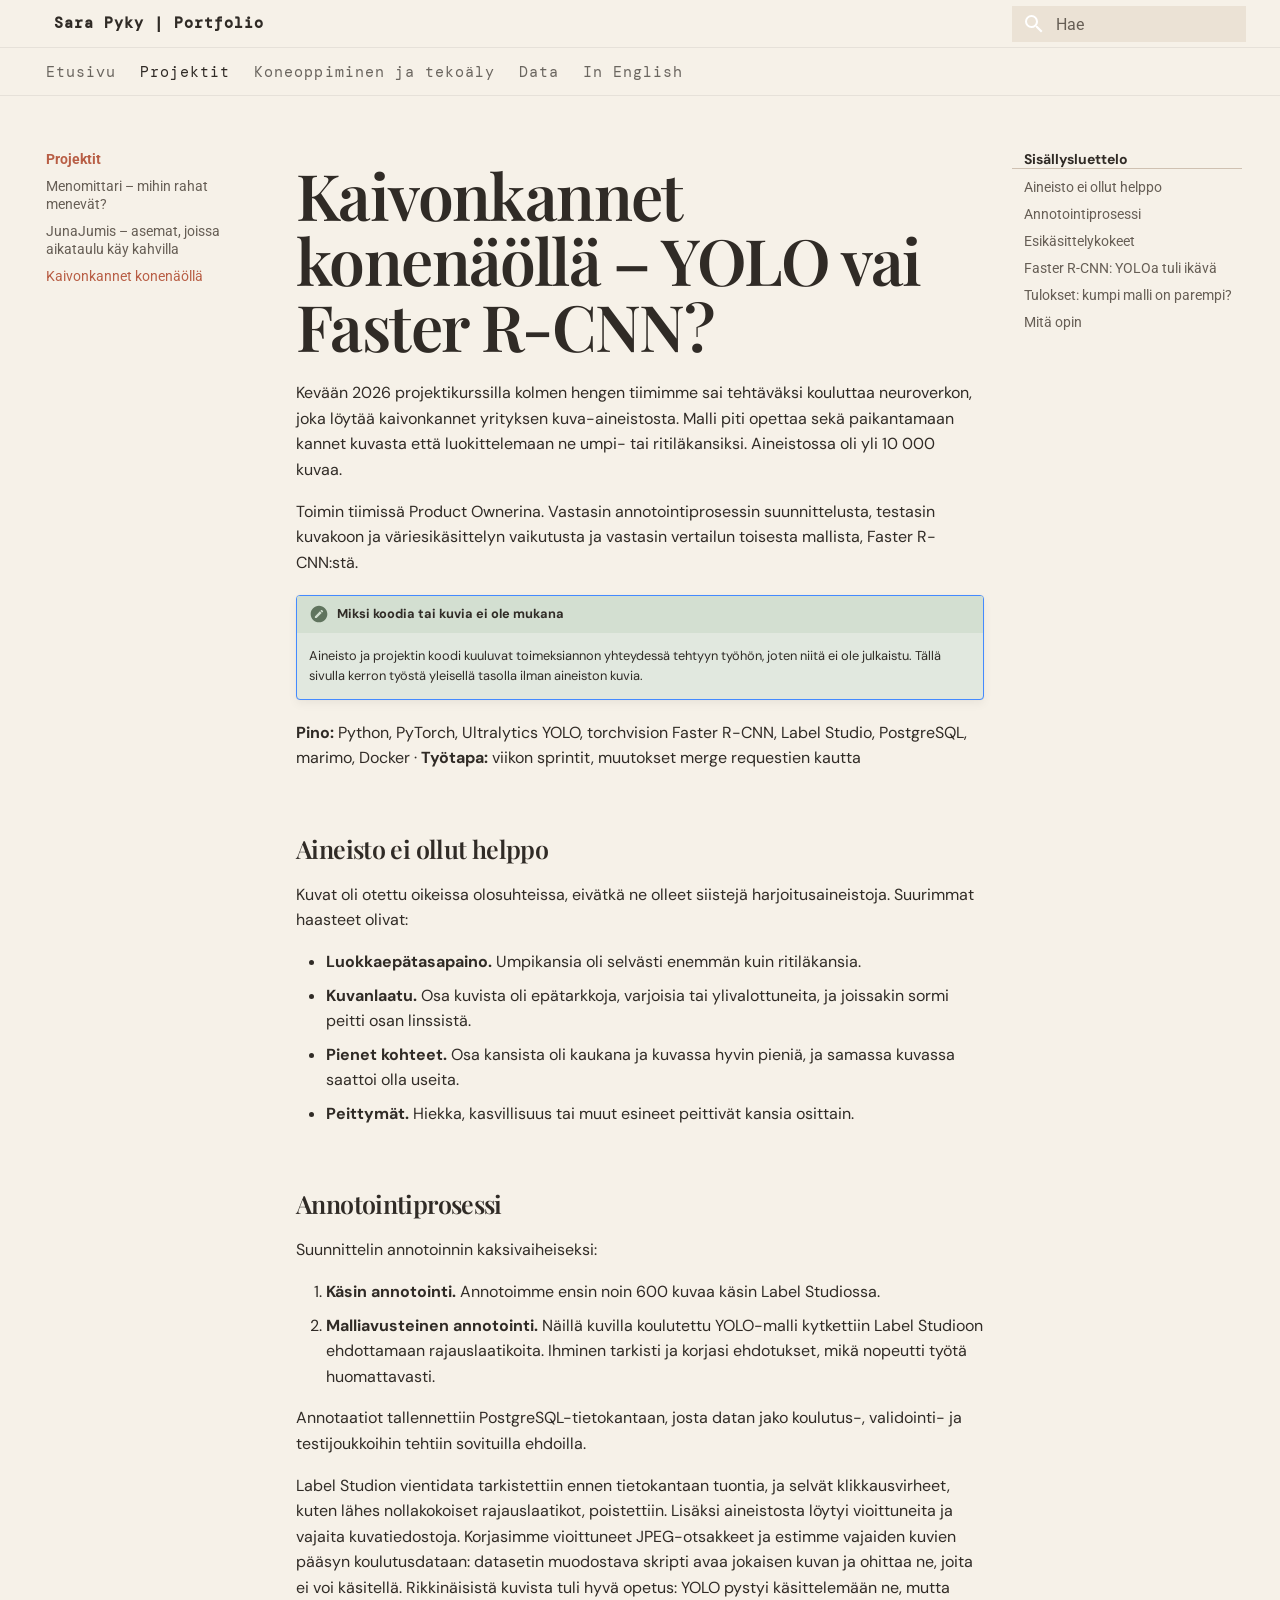
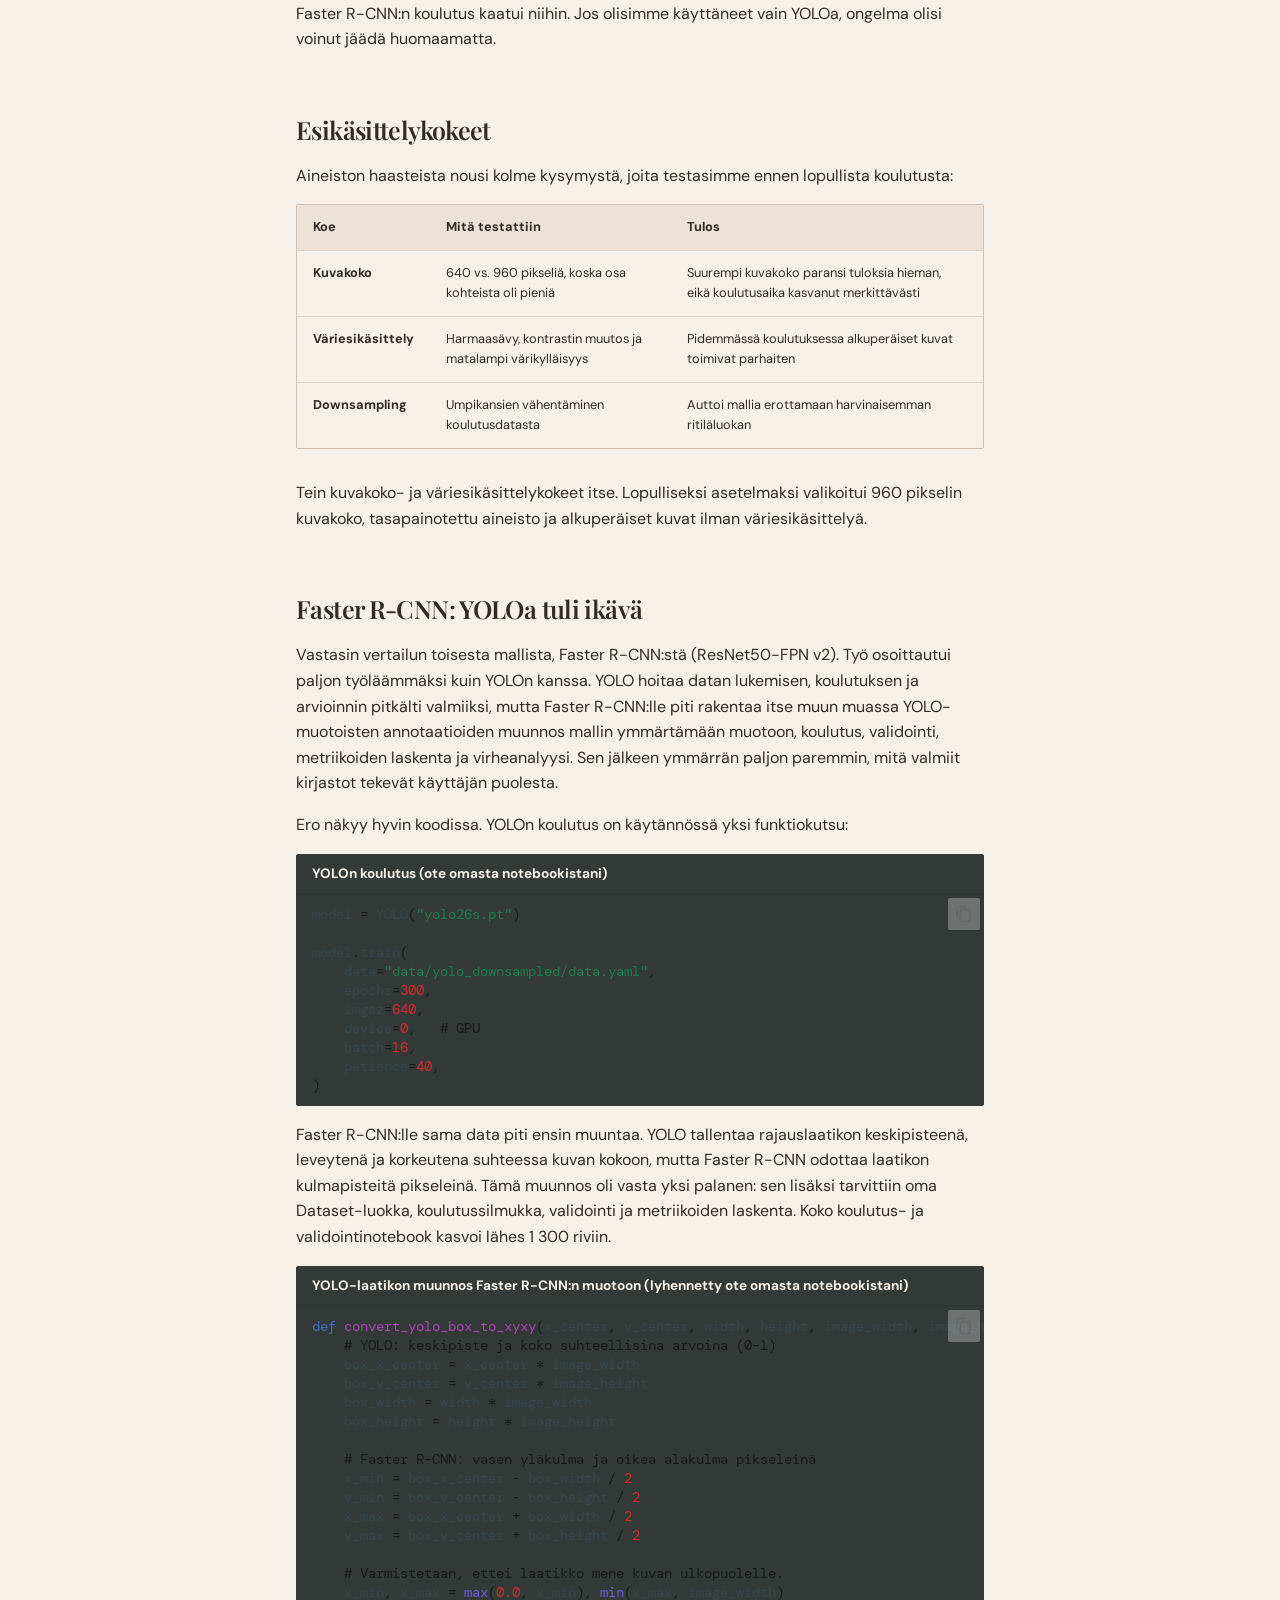
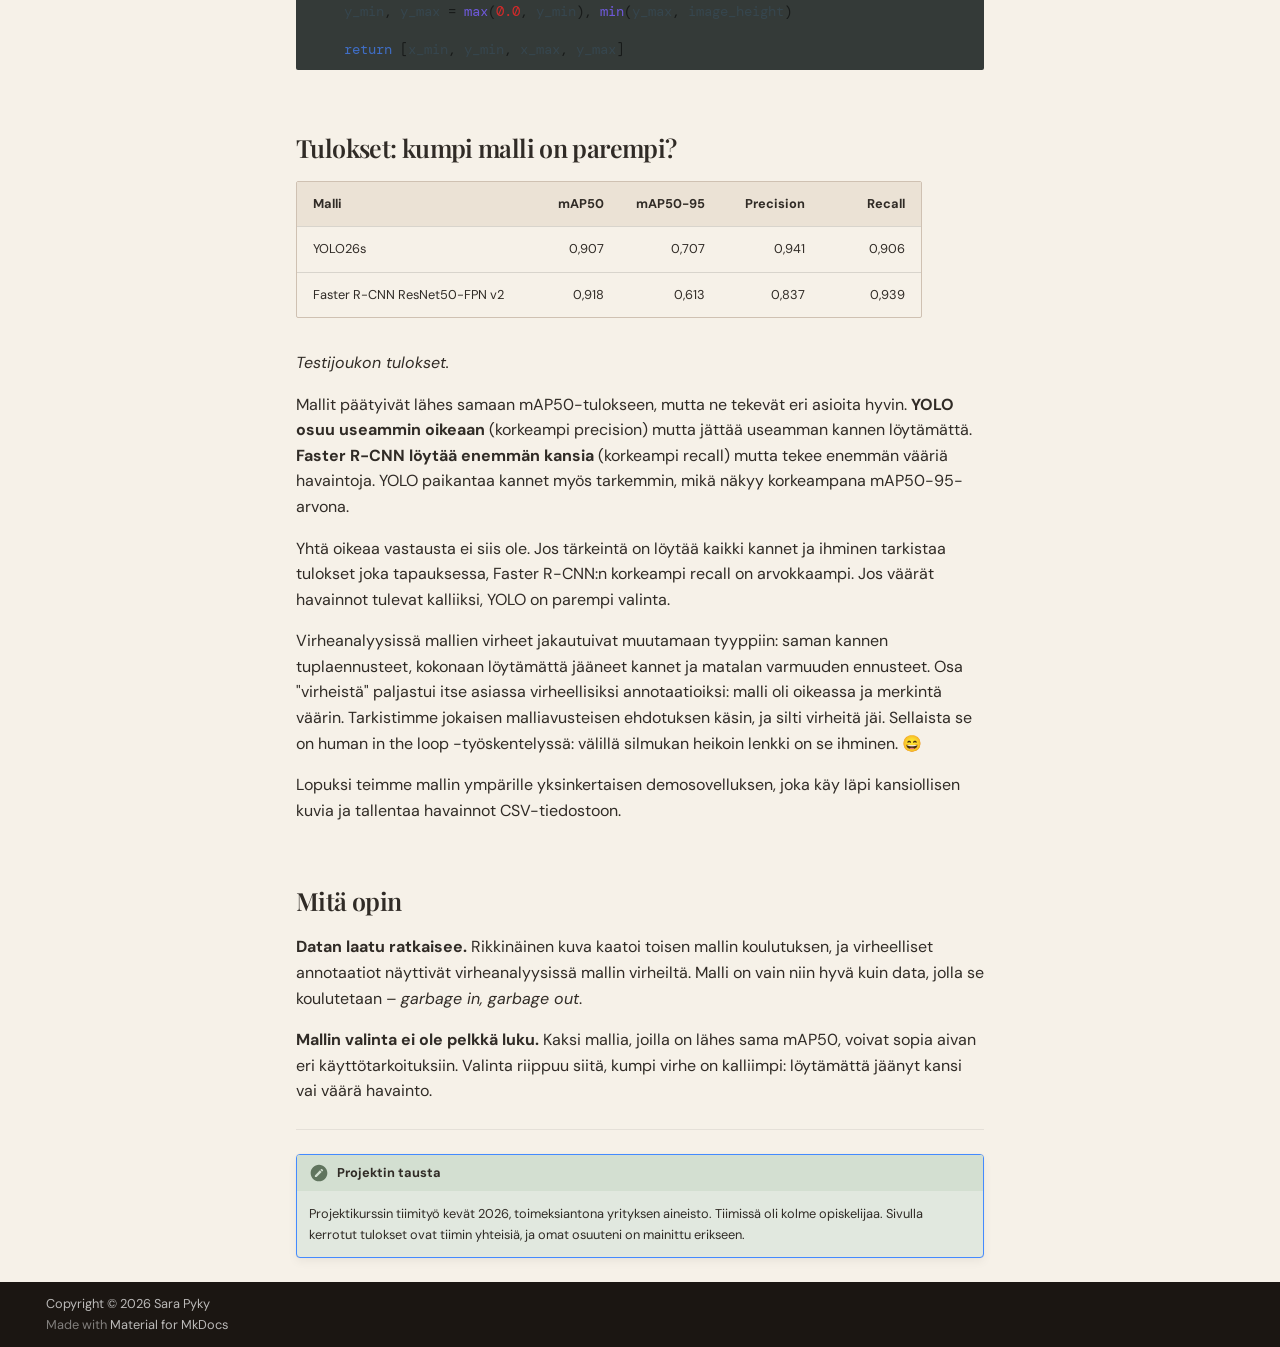
<file: projektit/kaivonkannet/index.html>
<!doctype html>
<html lang="fi" class="no-js">
  <head>
    
      <meta charset="utf-8">
      <meta name="viewport" content="width=device-width,initial-scale=1">
      
        <meta name="description" content="Tiimiprojekti yrityksen aineistolla. Annotointiprosessi, esikäsittelykokeet ja kahden kohteentunnistusmallin vertailu.">
      
      
      
        <link rel="canonical" href="https://tuuturulla.github.io/projektit/kaivonkannet/">
      
      
        <link rel="prev" href="../junajumis/">
      
      
        <link rel="next" href="../../kirjoitukset/monimutkaisempi-malli/">
      
      
        
      
      
      <link rel="icon" href="../../assets/images/favicon.png">
      <meta name="generator" content="mkdocs-1.6.1, mkdocs-material-9.8.2">
    
    
      
        <title>Kaivonkannet konenäöllä – YOLO vai Faster R-CNN? - Sara Pyky | Portfolio</title>
      
    
    
      <link rel="stylesheet" href="../../assets/stylesheets/main.57a0d79d.min.css">
      
        
        <link rel="stylesheet" href="../../assets/stylesheets/palette.fb2fffe2.min.css">
      
      


    
    
      
    
    
      
        
        
        <link rel="preconnect" href="https://fonts.gstatic.com" crossorigin>
        <link rel="stylesheet" href="https://fonts.googleapis.com/css?family=Roboto:300,300i,400,400i,700,700i%7CRoboto+Mono:400,400i,700,700i&display=fallback">
        <style>:root{--md-text-font:"Roboto";--md-code-font:"Roboto Mono"}</style>
      
    
    
      <link rel="stylesheet" href="../../stylesheets/extra.css">
    
    <script>__md_scope=new URL("../..",location),__md_hash=e=>[...e].reduce(((e,_)=>(e<<5)-e+_.charCodeAt(0)),0),__md_get=(e,_=localStorage,t=__md_scope)=>JSON.parse(_.getItem(t.pathname+"."+e)),__md_set=(e,_,t=localStorage,a=__md_scope)=>{try{t.setItem(a.pathname+"."+e,JSON.stringify(_))}catch(e){}}</script>
    
      

    
    
  </head>
  
  
    
    
      
    
    
    
    
    <body dir="ltr" data-md-color-scheme="portfolio" data-md-color-primary="custom" data-md-color-accent="custom">
  
    
    <input class="md-toggle" data-md-toggle="drawer" type="checkbox" id="__drawer" autocomplete="off">
    <input class="md-toggle" data-md-toggle="search" type="checkbox" id="__search" autocomplete="off">
    <label class="md-overlay" for="__drawer"></label>
    <div data-md-component="skip">
      
        
        <a href="#kaivonkannet-konenaolla-yolo-vai-faster-r-cnn" class="md-skip">
          Hyppää sisältöön
        </a>
      
    </div>
    <div data-md-component="announce">
      
    </div>
    
    
      

<header class="md-header" data-md-component="header">
  <nav class="md-header__inner md-grid" aria-label="Ylätunniste">
    <a href="../.." title="Sara Pyky | Portfolio" class="md-header__button md-logo" aria-label="Sara Pyky | Portfolio" data-md-component="logo">
      
  
  <svg xmlns="http://www.w3.org/2000/svg" viewBox="0 0 24 24"><path d="M12 8a3 3 0 0 0 3-3 3 3 0 0 0-3-3 3 3 0 0 0-3 3 3 3 0 0 0 3 3m0 3.54C9.64 9.35 6.5 8 3 8v11c3.5 0 6.64 1.35 9 3.54 2.36-2.19 5.5-3.54 9-3.54V8c-3.5 0-6.64 1.35-9 3.54"/></svg>

    </a>
    <label class="md-header__button md-icon" for="__drawer">
      
      <svg xmlns="http://www.w3.org/2000/svg" viewBox="0 0 24 24"><path d="M3 6h18v2H3zm0 5h18v2H3zm0 5h18v2H3z"/></svg>
    </label>
    <div class="md-header__title" data-md-component="header-title">
      <div class="md-header__ellipsis">
        <div class="md-header__topic">
          <span class="md-ellipsis">
            Sara Pyky | Portfolio
          </span>
        </div>
        <div class="md-header__topic" data-md-component="header-topic">
          <span class="md-ellipsis">
            
              Kaivonkannet konenäöllä – YOLO vai Faster R-CNN?
            
          </span>
        </div>
      </div>
    </div>
    
      
        <form class="md-header__option" data-md-component="palette">
  
    
    
    
    <input class="md-option" data-md-color-media="(prefers-color-scheme: light)" data-md-color-scheme="portfolio" data-md-color-primary="custom" data-md-color-accent="custom"  aria-hidden="true"  type="radio" name="__palette" id="__palette_0">
    
  
    
    
    
    <input class="md-option" data-md-color-media="(prefers-color-scheme: dark)" data-md-color-scheme="slate" data-md-color-primary="custom" data-md-color-accent="custom"  aria-hidden="true"  type="radio" name="__palette" id="__palette_1">
    
  
</form>
      
    
    
      <script>var palette=__md_get("__palette");if(palette&&palette.color){if("(prefers-color-scheme)"===palette.color.media){var media=matchMedia("(prefers-color-scheme: light)"),input=document.querySelector(media.matches?"[data-md-color-media='(prefers-color-scheme: light)']":"[data-md-color-media='(prefers-color-scheme: dark)']");palette.color.media=input.getAttribute("data-md-color-media"),palette.color.scheme=input.getAttribute("data-md-color-scheme"),palette.color.primary=input.getAttribute("data-md-color-primary"),palette.color.accent=input.getAttribute("data-md-color-accent")}for(var[key,value]of Object.entries(palette.color))document.body.setAttribute("data-md-color-"+key,value)}</script>
    
    
    
      
      
        <label class="md-header__button md-icon" for="__search">
          
          <svg xmlns="http://www.w3.org/2000/svg" viewBox="0 0 24 24"><path d="M9.5 3A6.5 6.5 0 0 1 16 9.5c0 1.61-.59 3.09-1.56 4.23l.27.27h.79l5 5-1.5 1.5-5-5v-.79l-.27-.27A6.52 6.52 0 0 1 9.5 16 6.5 6.5 0 0 1 3 9.5 6.5 6.5 0 0 1 9.5 3m0 2C7 5 5 7 5 9.5S7 14 9.5 14 14 12 14 9.5 12 5 9.5 5"/></svg>
        </label>
        <div class="md-search" data-md-component="search" role="dialog">
  <label class="md-search__overlay" for="__search"></label>
  <div class="md-search__inner" role="search">
    <form class="md-search__form" name="search">
      <input type="text" class="md-search__input" name="query" aria-label="Hae" placeholder="Hae" autocapitalize="off" autocorrect="off" autocomplete="off" spellcheck="false" data-md-component="search-query" required>
      <label class="md-search__icon md-icon" for="__search">
        
        <svg xmlns="http://www.w3.org/2000/svg" viewBox="0 0 24 24"><path d="M9.5 3A6.5 6.5 0 0 1 16 9.5c0 1.61-.59 3.09-1.56 4.23l.27.27h.79l5 5-1.5 1.5-5-5v-.79l-.27-.27A6.52 6.52 0 0 1 9.5 16 6.5 6.5 0 0 1 3 9.5 6.5 6.5 0 0 1 9.5 3m0 2C7 5 5 7 5 9.5S7 14 9.5 14 14 12 14 9.5 12 5 9.5 5"/></svg>
        
        <svg xmlns="http://www.w3.org/2000/svg" viewBox="0 0 24 24"><path d="M20 11v2H8l5.5 5.5-1.42 1.42L4.16 12l7.92-7.92L13.5 5.5 8 11z"/></svg>
      </label>
      <nav class="md-search__options" aria-label="Haku">
        
        <button type="reset" class="md-search__icon md-icon" title="Tyhjää" aria-label="Tyhjää" tabindex="-1">
          
          <svg xmlns="http://www.w3.org/2000/svg" viewBox="0 0 24 24"><path d="M19 6.41 17.59 5 12 10.59 6.41 5 5 6.41 10.59 12 5 17.59 6.41 19 12 13.41 17.59 19 19 17.59 13.41 12z"/></svg>
        </button>
      </nav>
      
    </form>
    <div class="md-search__output">
      <div class="md-search__scrollwrap" tabindex="0" data-md-scrollfix>
        <div class="md-search-result" data-md-component="search-result">
          <div class="md-search-result__meta">
            Aloitetaan hakua
          </div>
          <ol class="md-search-result__list" role="presentation"></ol>
        </div>
      </div>
    </div>
  </div>
</div>
      
    
    
  </nav>
  
</header>
    
    <div class="md-container" data-md-component="container">
      
      
        
          
            
<nav class="md-tabs" aria-label="Välilehdet" data-md-component="tabs">
  <div class="md-grid">
    <ul class="md-tabs__list">
      
        
  
  
  
  
    <li class="md-tabs__item">
      <a href="../.." class="md-tabs__link">
        
  
  
    
  
  Etusivu

      </a>
    </li>
  

      
        
  
  
  
    
  
  
    
    
      <li class="md-tabs__item md-tabs__item--active">
        <a href="../menomittari/" class="md-tabs__link">
          
  
  
  Projektit

        </a>
      </li>
    
  

      
        
  
  
  
  
    
    
      <li class="md-tabs__item">
        <a href="../../kirjoitukset/monimutkaisempi-malli/" class="md-tabs__link">
          
  
  
  Koneoppiminen ja tekoäly

        </a>
      </li>
    
  

      
        
  
  
  
  
    
    
      <li class="md-tabs__item">
        <a href="../../kirjoitukset/aikasarjojen-aikajarjestys/" class="md-tabs__link">
          
  
  
  Data

        </a>
      </li>
    
  

      
        
  
  
  
  
    <li class="md-tabs__item">
      <a href="../../en/" class="md-tabs__link">
        
  
  
    
  
  In English

      </a>
    </li>
  

      
    </ul>
  </div>
</nav>
          
        
      
      <main class="md-main" data-md-component="main">
        <div class="md-main__inner md-grid">
          
            
              
              <div class="md-sidebar md-sidebar--primary" data-md-component="sidebar" data-md-type="navigation" >
                <div class="md-sidebar__scrollwrap">
                  <div class="md-sidebar__inner">
                    


  


<nav class="md-nav md-nav--primary md-nav--lifted" aria-label="Navigaatio" data-md-level="0">
  <label class="md-nav__title" for="__drawer">
    <a href="../.." title="Sara Pyky | Portfolio" class="md-nav__button md-logo" aria-label="Sara Pyky | Portfolio" data-md-component="logo">
      
  
  <svg xmlns="http://www.w3.org/2000/svg" viewBox="0 0 24 24"><path d="M12 8a3 3 0 0 0 3-3 3 3 0 0 0-3-3 3 3 0 0 0-3 3 3 3 0 0 0 3 3m0 3.54C9.64 9.35 6.5 8 3 8v11c3.5 0 6.64 1.35 9 3.54 2.36-2.19 5.5-3.54 9-3.54V8c-3.5 0-6.64 1.35-9 3.54"/></svg>

    </a>
    Sara Pyky | Portfolio
  </label>
  
  <ul class="md-nav__list" data-md-scrollfix>
    
      
      
  
  
  
  
    <li class="md-nav__item">
      <a href="../.." class="md-nav__link">
        
  
  
  <span class="md-ellipsis">
    
  
    Etusivu
  

    
  </span>
  
  

      </a>
    </li>
  

    
      
      
  
  
    
  
  
  
    
    
    
    
      
        
        
      
      
    
    
    <li class="md-nav__item md-nav__item--active md-nav__item--section md-nav__item--nested">
      
        
        
        <input class="md-nav__toggle md-toggle " type="checkbox" id="__nav_2" checked>
        
          
          <label class="md-nav__link" for="__nav_2" id="__nav_2_label" tabindex="">
            
  
  
  <span class="md-ellipsis">
    
  
    Projektit
  

    
  </span>
  
  

            <span class="md-nav__icon md-icon"></span>
          </label>
        
        <nav class="md-nav" data-md-level="1" aria-labelledby="__nav_2_label" aria-expanded="true">
          <label class="md-nav__title" for="__nav_2">
            <span class="md-nav__icon md-icon"></span>
            
  
    Projektit
  

          </label>
          <ul class="md-nav__list" data-md-scrollfix>
            
              
                
  
  
  
  
    <li class="md-nav__item">
      <a href="../menomittari/" class="md-nav__link">
        
  
  
  <span class="md-ellipsis">
    
  
    Menomittari – mihin rahat menevät?
  

    
  </span>
  
  

      </a>
    </li>
  

              
            
              
                
  
  
  
  
    <li class="md-nav__item">
      <a href="../junajumis/" class="md-nav__link">
        
  
  
  <span class="md-ellipsis">
    
  
    JunaJumis – asemat, joissa aikataulu käy kahvilla
  

    
  </span>
  
  

      </a>
    </li>
  

              
            
              
                
  
  
    
  
  
  
    <li class="md-nav__item md-nav__item--active">
      
      <input class="md-nav__toggle md-toggle" type="checkbox" id="__toc">
      
      
        
      
      
        <label class="md-nav__link md-nav__link--active" for="__toc">
          
  
  
  <span class="md-ellipsis">
    
  
    Kaivonkannet konenäöllä
  

    
  </span>
  
  

          <span class="md-nav__icon md-icon"></span>
        </label>
      
      <a href="./" class="md-nav__link md-nav__link--active">
        
  
  
  <span class="md-ellipsis">
    
  
    Kaivonkannet konenäöllä
  

    
  </span>
  
  

      </a>
      
        

<nav class="md-nav md-nav--secondary" aria-label="Sisällysluettelo">
  
  
  
    
  
  
    <label class="md-nav__title" for="__toc">
      <span class="md-nav__icon md-icon"></span>
      Sisällysluettelo
    </label>
    <ul class="md-nav__list" data-md-component="toc" data-md-scrollfix>
      
        <li class="md-nav__item">
  <a href="#aineisto-ei-ollut-helppo" class="md-nav__link">
    <span class="md-ellipsis">
      
        Aineisto ei ollut helppo
      
    </span>
  </a>
  
</li>
      
        <li class="md-nav__item">
  <a href="#annotointiprosessi" class="md-nav__link">
    <span class="md-ellipsis">
      
        Annotointiprosessi
      
    </span>
  </a>
  
</li>
      
        <li class="md-nav__item">
  <a href="#esikasittelykokeet" class="md-nav__link">
    <span class="md-ellipsis">
      
        Esikäsittelykokeet
      
    </span>
  </a>
  
</li>
      
        <li class="md-nav__item">
  <a href="#faster-r-cnn-yoloa-tuli-ikava" class="md-nav__link">
    <span class="md-ellipsis">
      
        Faster R-CNN: YOLOa tuli ikävä
      
    </span>
  </a>
  
</li>
      
        <li class="md-nav__item">
  <a href="#tulokset-kumpi-malli-on-parempi" class="md-nav__link">
    <span class="md-ellipsis">
      
        Tulokset: kumpi malli on parempi?
      
    </span>
  </a>
  
</li>
      
        <li class="md-nav__item">
  <a href="#mita-opin" class="md-nav__link">
    <span class="md-ellipsis">
      
        Mitä opin
      
    </span>
  </a>
  
</li>
      
    </ul>
  
</nav>
      
    </li>
  

              
            
          </ul>
        </nav>
      
    </li>
  

    
      
      
  
  
  
  
    
    
    
    
      
      
    
    
    <li class="md-nav__item md-nav__item--nested">
      
        
        
        <input class="md-nav__toggle md-toggle " type="checkbox" id="__nav_3" >
        
          
          <label class="md-nav__link" for="__nav_3" id="__nav_3_label" tabindex="0">
            
  
  
  <span class="md-ellipsis">
    
  
    Koneoppiminen ja tekoäly
  

    
  </span>
  
  

            <span class="md-nav__icon md-icon"></span>
          </label>
        
        <nav class="md-nav" data-md-level="1" aria-labelledby="__nav_3_label" aria-expanded="false">
          <label class="md-nav__title" for="__nav_3">
            <span class="md-nav__icon md-icon"></span>
            
  
    Koneoppiminen ja tekoäly
  

          </label>
          <ul class="md-nav__list" data-md-scrollfix>
            
              
                
  
  
  
  
    <li class="md-nav__item">
      <a href="../../kirjoitukset/monimutkaisempi-malli/" class="md-nav__link">
        
  
  
  <span class="md-ellipsis">
    
  
    Monimutkaisempi malli ei ole automaattisesti parempi
  

    
  </span>
  
  

      </a>
    </li>
  

              
            
              
                
  
  
  
  
    <li class="md-nav__item">
      <a href="../../kirjoitukset/kieli-ja-konteksti/" class="md-nav__link">
        
  
  
  <span class="md-ellipsis">
    
  
    Sanoista numeroiksi
  

    
  </span>
  
  

      </a>
    </li>
  

              
            
              
                
  
  
  
  
    <li class="md-nav__item">
      <a href="../../kirjoitukset/genai-hahmon-jatkuvuus/" class="md-nav__link">
        
  
  
  <span class="md-ellipsis">
    
  
    Kun malli vaihtuu: hahmon jatkuvuus generatiivisessa kuvassa
  

    
  </span>
  
  

      </a>
    </li>
  

              
            
          </ul>
        </nav>
      
    </li>
  

    
      
      
  
  
  
  
    
    
    
    
      
      
    
    
    <li class="md-nav__item md-nav__item--nested">
      
        
        
        <input class="md-nav__toggle md-toggle " type="checkbox" id="__nav_4" >
        
          
          <label class="md-nav__link" for="__nav_4" id="__nav_4_label" tabindex="0">
            
  
  
  <span class="md-ellipsis">
    
  
    Data
  

    
  </span>
  
  

            <span class="md-nav__icon md-icon"></span>
          </label>
        
        <nav class="md-nav" data-md-level="1" aria-labelledby="__nav_4_label" aria-expanded="false">
          <label class="md-nav__title" for="__nav_4">
            <span class="md-nav__icon md-icon"></span>
            
  
    Data
  

          </label>
          <ul class="md-nav__list" data-md-scrollfix>
            
              
                
  
  
  
  
    <li class="md-nav__item">
      <a href="../../kirjoitukset/aikasarjojen-aikajarjestys/" class="md-nav__link">
        
  
  
  <span class="md-ellipsis">
    
  
    Aikasarjadata tarvitsee ehjän aikajanan
  

    
  </span>
  
  

      </a>
    </li>
  

              
            
              
                
  
  
  
  
    <li class="md-nav__item">
      <a href="../../kirjoitukset/datasta-tietoa-ja-arvoa/" class="md-nav__link">
        
  
  
  <span class="md-ellipsis">
    
  
    Milloin datasta tulee tietoa – ja arvoa?
  

    
  </span>
  
  

      </a>
    </li>
  

              
            
          </ul>
        </nav>
      
    </li>
  

    
      
      
  
  
  
  
    <li class="md-nav__item">
      <a href="../../en/" class="md-nav__link">
        
  
  
  <span class="md-ellipsis">
    
  
    In English
  

    
  </span>
  
  

      </a>
    </li>
  

    
  </ul>
</nav>
                  </div>
                </div>
              </div>
            
            
              
              <div class="md-sidebar md-sidebar--secondary" data-md-component="sidebar" data-md-type="toc" >
                <div class="md-sidebar__scrollwrap">
                  <div class="md-sidebar__inner">
                    

<nav class="md-nav md-nav--secondary" aria-label="Sisällysluettelo">
  
  
  
    
  
  
    <label class="md-nav__title" for="__toc">
      <span class="md-nav__icon md-icon"></span>
      Sisällysluettelo
    </label>
    <ul class="md-nav__list" data-md-component="toc" data-md-scrollfix>
      
        <li class="md-nav__item">
  <a href="#aineisto-ei-ollut-helppo" class="md-nav__link">
    <span class="md-ellipsis">
      
        Aineisto ei ollut helppo
      
    </span>
  </a>
  
</li>
      
        <li class="md-nav__item">
  <a href="#annotointiprosessi" class="md-nav__link">
    <span class="md-ellipsis">
      
        Annotointiprosessi
      
    </span>
  </a>
  
</li>
      
        <li class="md-nav__item">
  <a href="#esikasittelykokeet" class="md-nav__link">
    <span class="md-ellipsis">
      
        Esikäsittelykokeet
      
    </span>
  </a>
  
</li>
      
        <li class="md-nav__item">
  <a href="#faster-r-cnn-yoloa-tuli-ikava" class="md-nav__link">
    <span class="md-ellipsis">
      
        Faster R-CNN: YOLOa tuli ikävä
      
    </span>
  </a>
  
</li>
      
        <li class="md-nav__item">
  <a href="#tulokset-kumpi-malli-on-parempi" class="md-nav__link">
    <span class="md-ellipsis">
      
        Tulokset: kumpi malli on parempi?
      
    </span>
  </a>
  
</li>
      
        <li class="md-nav__item">
  <a href="#mita-opin" class="md-nav__link">
    <span class="md-ellipsis">
      
        Mitä opin
      
    </span>
  </a>
  
</li>
      
    </ul>
  
</nav>
                  </div>
                </div>
              </div>
            
          
          
            <div class="md-content" data-md-component="content">
              
              <article class="md-content__inner md-typeset">
                
                  



<h1 id="kaivonkannet-konenaolla-yolo-vai-faster-r-cnn">Kaivonkannet konenäöllä – YOLO vai Faster R-CNN?</h1>
<p>Kevään 2026 projektikurssilla kolmen hengen tiimimme sai tehtäväksi kouluttaa neuroverkon, joka löytää kaivonkannet yrityksen kuva-aineistosta. Malli piti opettaa sekä paikantamaan kannet kuvasta että luokittelemaan ne umpi- tai ritiläkansiksi. Aineistossa oli yli 10 000 kuvaa.</p>
<p>Toimin tiimissä Product Ownerina. Vastasin annotointiprosessin suunnittelusta, testasin kuvakoon ja väriesikäsittelyn vaikutusta ja vastasin vertailun toisesta mallista, Faster R-CNN:stä.</p>
<div class="admonition note">
<p class="admonition-title">Miksi koodia tai kuvia ei ole mukana</p>
<p>Aineisto ja projektin koodi kuuluvat toimeksiannon yhteydessä tehtyyn työhön, joten niitä ei ole julkaistu. Tällä sivulla kerron työstä yleisellä tasolla ilman aineiston kuvia.</p>
</div>
<p><strong>Pino:</strong> Python, PyTorch, Ultralytics YOLO, torchvision Faster R-CNN, Label Studio, PostgreSQL, marimo, Docker · <strong>Työtapa:</strong> viikon sprintit, muutokset merge requestien kautta</p>
<h2 id="aineisto-ei-ollut-helppo">Aineisto ei ollut helppo</h2>
<p>Kuvat oli otettu oikeissa olosuhteissa, eivätkä ne olleet siistejä harjoitusaineistoja. Suurimmat haasteet olivat:</p>
<ul>
<li><strong>Luokkaepätasapaino.</strong> Umpikansia oli selvästi enemmän kuin ritiläkansia.</li>
<li><strong>Kuvanlaatu.</strong> Osa kuvista oli epätarkkoja, varjoisia tai ylivalottuneita, ja joissakin sormi peitti osan linssistä.</li>
<li><strong>Pienet kohteet.</strong> Osa kansista oli kaukana ja kuvassa hyvin pieniä, ja samassa kuvassa saattoi olla useita.</li>
<li><strong>Peittymät.</strong> Hiekka, kasvillisuus tai muut esineet peittivät kansia osittain.</li>
</ul>
<h2 id="annotointiprosessi">Annotointiprosessi</h2>
<p>Suunnittelin annotoinnin kaksivaiheiseksi:</p>
<ol>
<li><strong>Käsin annotointi.</strong> Annotoimme ensin noin 600 kuvaa käsin Label Studiossa.</li>
<li><strong>Malliavusteinen annotointi.</strong> Näillä kuvilla koulutettu YOLO-malli kytkettiin Label Studioon ehdottamaan rajauslaatikoita. Ihminen tarkisti ja korjasi ehdotukset, mikä nopeutti työtä huomattavasti.</li>
</ol>
<p>Annotaatiot tallennettiin PostgreSQL-tietokantaan, josta datan jako koulutus-, validointi- ja testijoukkoihin tehtiin sovituilla ehdoilla.</p>
<p>Label Studion vientidata tarkistettiin ennen tietokantaan tuontia, ja selvät klikkausvirheet, kuten lähes nollakokoiset rajauslaatikot, poistettiin. Lisäksi aineistosta löytyi vioittuneita ja vajaita kuvatiedostoja. Korjasimme vioittuneet JPEG-otsakkeet ja estimme vajaiden kuvien pääsyn koulutusdataan: datasetin muodostava skripti avaa jokaisen kuvan ja ohittaa ne, joita ei voi käsitellä. Rikkinäisistä kuvista tuli hyvä opetus: YOLO pystyi käsittelemään ne, mutta Faster R-CNN:n koulutus kaatui niihin. Jos olisimme käyttäneet vain YOLOa, ongelma olisi voinut jäädä huomaamatta.</p>
<h2 id="esikasittelykokeet">Esikäsittelykokeet</h2>
<p>Aineiston haasteista nousi kolme kysymystä, joita testasimme ennen lopullista koulutusta:</p>
<table>
<thead>
<tr>
<th>Koe</th>
<th>Mitä testattiin</th>
<th>Tulos</th>
</tr>
</thead>
<tbody>
<tr>
<td><strong>Kuvakoko</strong></td>
<td>640 vs. 960 pikseliä, koska osa kohteista oli pieniä</td>
<td>Suurempi kuvakoko paransi tuloksia hieman, eikä koulutusaika kasvanut merkittävästi</td>
</tr>
<tr>
<td><strong>Väriesikäsittely</strong></td>
<td>Harmaasävy, kontrastin muutos ja matalampi värikylläisyys</td>
<td>Pidemmässä koulutuksessa alkuperäiset kuvat toimivat parhaiten</td>
</tr>
<tr>
<td><strong>Downsampling</strong></td>
<td>Umpikansien vähentäminen koulutusdatasta</td>
<td>Auttoi mallia erottamaan harvinaisemman ritiläluokan</td>
</tr>
</tbody>
</table>
<p>Tein kuvakoko- ja väriesikäsittelykokeet itse. Lopulliseksi asetelmaksi valikoitui 960 pikselin kuvakoko, tasapainotettu aineisto ja alkuperäiset kuvat ilman väriesikäsittelyä.</p>
<h2 id="faster-r-cnn-yoloa-tuli-ikava">Faster R-CNN: YOLOa tuli ikävä</h2>
<p>Vastasin vertailun toisesta mallista, Faster R-CNN:stä (ResNet50-FPN v2). Työ osoittautui paljon työläämmäksi kuin YOLOn kanssa. YOLO hoitaa datan lukemisen, koulutuksen ja arvioinnin pitkälti valmiiksi, mutta Faster R-CNN:lle piti rakentaa itse muun muassa YOLO-muotoisten annotaatioiden muunnos mallin ymmärtämään muotoon, koulutus, validointi, metriikoiden laskenta ja virheanalyysi. Sen jälkeen ymmärrän paljon paremmin, mitä valmiit kirjastot tekevät käyttäjän puolesta.</p>
<p>Ero näkyy hyvin koodissa. YOLOn koulutus on käytännössä yksi funktiokutsu:</p>
<div class="language-python highlight"><span class="filename">YOLOn koulutus (ote omasta notebookistani)</span><pre><span></span><code><span id="__span-0-1"><a id="__codelineno-0-1" name="__codelineno-0-1" href="#__codelineno-0-1"></a><span class="n">model</span> <span class="o">=</span> <span class="n">YOLO</span><span class="p">(</span><span class="s2">"yolo26s.pt"</span><span class="p">)</span>
</span><span id="__span-0-2"><a id="__codelineno-0-2" name="__codelineno-0-2" href="#__codelineno-0-2"></a>
</span><span id="__span-0-3"><a id="__codelineno-0-3" name="__codelineno-0-3" href="#__codelineno-0-3"></a><span class="n">model</span><span class="o">.</span><span class="n">train</span><span class="p">(</span>
</span><span id="__span-0-4"><a id="__codelineno-0-4" name="__codelineno-0-4" href="#__codelineno-0-4"></a>    <span class="n">data</span><span class="o">=</span><span class="s2">"data/yolo_downsampled/data.yaml"</span><span class="p">,</span>
</span><span id="__span-0-5"><a id="__codelineno-0-5" name="__codelineno-0-5" href="#__codelineno-0-5"></a>    <span class="n">epochs</span><span class="o">=</span><span class="mi">300</span><span class="p">,</span>
</span><span id="__span-0-6"><a id="__codelineno-0-6" name="__codelineno-0-6" href="#__codelineno-0-6"></a>    <span class="n">imgsz</span><span class="o">=</span><span class="mi">640</span><span class="p">,</span>
</span><span id="__span-0-7"><a id="__codelineno-0-7" name="__codelineno-0-7" href="#__codelineno-0-7"></a>    <span class="n">device</span><span class="o">=</span><span class="mi">0</span><span class="p">,</span>   <span class="c1"># GPU</span>
</span><span id="__span-0-8"><a id="__codelineno-0-8" name="__codelineno-0-8" href="#__codelineno-0-8"></a>    <span class="n">batch</span><span class="o">=</span><span class="mi">16</span><span class="p">,</span>
</span><span id="__span-0-9"><a id="__codelineno-0-9" name="__codelineno-0-9" href="#__codelineno-0-9"></a>    <span class="n">patience</span><span class="o">=</span><span class="mi">40</span><span class="p">,</span>
</span><span id="__span-0-10"><a id="__codelineno-0-10" name="__codelineno-0-10" href="#__codelineno-0-10"></a><span class="p">)</span>
</span></code></pre></div>
<p>Faster R-CNN:lle sama data piti ensin muuntaa. YOLO tallentaa rajauslaatikon keskipisteenä, leveytenä ja korkeutena suhteessa kuvan kokoon, mutta Faster R-CNN odottaa laatikon kulmapisteitä pikseleinä. Tämä muunnos oli vasta yksi palanen: sen lisäksi tarvittiin oma Dataset-luokka, koulutussilmukka, validointi ja metriikoiden laskenta. Koko koulutus- ja validointinotebook kasvoi lähes 1 300 riviin.</p>
<div class="language-python highlight"><span class="filename">YOLO-laatikon muunnos Faster R-CNN:n muotoon (lyhennetty ote omasta notebookistani)</span><pre><span></span><code><span id="__span-1-1"><a id="__codelineno-1-1" name="__codelineno-1-1" href="#__codelineno-1-1"></a><span class="k">def</span><span class="w"> </span><span class="nf">convert_yolo_box_to_xyxy</span><span class="p">(</span><span class="n">x_center</span><span class="p">,</span> <span class="n">y_center</span><span class="p">,</span> <span class="n">width</span><span class="p">,</span> <span class="n">height</span><span class="p">,</span> <span class="n">image_width</span><span class="p">,</span> <span class="n">image_height</span><span class="p">):</span>
</span><span id="__span-1-2"><a id="__codelineno-1-2" name="__codelineno-1-2" href="#__codelineno-1-2"></a>    <span class="c1"># YOLO: keskipiste ja koko suhteellisina arvoina (0–1)</span>
</span><span id="__span-1-3"><a id="__codelineno-1-3" name="__codelineno-1-3" href="#__codelineno-1-3"></a>    <span class="n">box_x_center</span> <span class="o">=</span> <span class="n">x_center</span> <span class="o">*</span> <span class="n">image_width</span>
</span><span id="__span-1-4"><a id="__codelineno-1-4" name="__codelineno-1-4" href="#__codelineno-1-4"></a>    <span class="n">box_y_center</span> <span class="o">=</span> <span class="n">y_center</span> <span class="o">*</span> <span class="n">image_height</span>
</span><span id="__span-1-5"><a id="__codelineno-1-5" name="__codelineno-1-5" href="#__codelineno-1-5"></a>    <span class="n">box_width</span> <span class="o">=</span> <span class="n">width</span> <span class="o">*</span> <span class="n">image_width</span>
</span><span id="__span-1-6"><a id="__codelineno-1-6" name="__codelineno-1-6" href="#__codelineno-1-6"></a>    <span class="n">box_height</span> <span class="o">=</span> <span class="n">height</span> <span class="o">*</span> <span class="n">image_height</span>
</span><span id="__span-1-7"><a id="__codelineno-1-7" name="__codelineno-1-7" href="#__codelineno-1-7"></a>
</span><span id="__span-1-8"><a id="__codelineno-1-8" name="__codelineno-1-8" href="#__codelineno-1-8"></a>    <span class="c1"># Faster R-CNN: vasen yläkulma ja oikea alakulma pikseleinä</span>
</span><span id="__span-1-9"><a id="__codelineno-1-9" name="__codelineno-1-9" href="#__codelineno-1-9"></a>    <span class="n">x_min</span> <span class="o">=</span> <span class="n">box_x_center</span> <span class="o">-</span> <span class="n">box_width</span> <span class="o">/</span> <span class="mi">2</span>
</span><span id="__span-1-10"><a id="__codelineno-1-10" name="__codelineno-1-10" href="#__codelineno-1-10"></a>    <span class="n">y_min</span> <span class="o">=</span> <span class="n">box_y_center</span> <span class="o">-</span> <span class="n">box_height</span> <span class="o">/</span> <span class="mi">2</span>
</span><span id="__span-1-11"><a id="__codelineno-1-11" name="__codelineno-1-11" href="#__codelineno-1-11"></a>    <span class="n">x_max</span> <span class="o">=</span> <span class="n">box_x_center</span> <span class="o">+</span> <span class="n">box_width</span> <span class="o">/</span> <span class="mi">2</span>
</span><span id="__span-1-12"><a id="__codelineno-1-12" name="__codelineno-1-12" href="#__codelineno-1-12"></a>    <span class="n">y_max</span> <span class="o">=</span> <span class="n">box_y_center</span> <span class="o">+</span> <span class="n">box_height</span> <span class="o">/</span> <span class="mi">2</span>
</span><span id="__span-1-13"><a id="__codelineno-1-13" name="__codelineno-1-13" href="#__codelineno-1-13"></a>
</span><span id="__span-1-14"><a id="__codelineno-1-14" name="__codelineno-1-14" href="#__codelineno-1-14"></a>    <span class="c1"># Varmistetaan, ettei laatikko mene kuvan ulkopuolelle.</span>
</span><span id="__span-1-15"><a id="__codelineno-1-15" name="__codelineno-1-15" href="#__codelineno-1-15"></a>    <span class="n">x_min</span><span class="p">,</span> <span class="n">x_max</span> <span class="o">=</span> <span class="nb">max</span><span class="p">(</span><span class="mf">0.0</span><span class="p">,</span> <span class="n">x_min</span><span class="p">),</span> <span class="nb">min</span><span class="p">(</span><span class="n">x_max</span><span class="p">,</span> <span class="n">image_width</span><span class="p">)</span>
</span><span id="__span-1-16"><a id="__codelineno-1-16" name="__codelineno-1-16" href="#__codelineno-1-16"></a>    <span class="n">y_min</span><span class="p">,</span> <span class="n">y_max</span> <span class="o">=</span> <span class="nb">max</span><span class="p">(</span><span class="mf">0.0</span><span class="p">,</span> <span class="n">y_min</span><span class="p">),</span> <span class="nb">min</span><span class="p">(</span><span class="n">y_max</span><span class="p">,</span> <span class="n">image_height</span><span class="p">)</span>
</span><span id="__span-1-17"><a id="__codelineno-1-17" name="__codelineno-1-17" href="#__codelineno-1-17"></a>
</span><span id="__span-1-18"><a id="__codelineno-1-18" name="__codelineno-1-18" href="#__codelineno-1-18"></a>    <span class="k">return</span> <span class="p">[</span><span class="n">x_min</span><span class="p">,</span> <span class="n">y_min</span><span class="p">,</span> <span class="n">x_max</span><span class="p">,</span> <span class="n">y_max</span><span class="p">]</span>
</span></code></pre></div>
<h2 id="tulokset-kumpi-malli-on-parempi">Tulokset: kumpi malli on parempi?</h2>
<table>
<thead>
<tr>
<th>Malli</th>
<th style="text-align: right;">mAP50</th>
<th style="text-align: right;">mAP50-95</th>
<th style="text-align: right;">Precision</th>
<th style="text-align: right;">Recall</th>
</tr>
</thead>
<tbody>
<tr>
<td>YOLO26s</td>
<td style="text-align: right;">0,907</td>
<td style="text-align: right;">0,707</td>
<td style="text-align: right;">0,941</td>
<td style="text-align: right;">0,906</td>
</tr>
<tr>
<td>Faster R-CNN ResNet50-FPN v2</td>
<td style="text-align: right;">0,918</td>
<td style="text-align: right;">0,613</td>
<td style="text-align: right;">0,837</td>
<td style="text-align: right;">0,939</td>
</tr>
</tbody>
</table>
<p><em>Testijoukon tulokset.</em></p>
<p>Mallit päätyivät lähes samaan mAP50-tulokseen, mutta ne tekevät eri asioita hyvin. <strong>YOLO osuu useammin oikeaan</strong> (korkeampi precision) mutta jättää useamman kannen löytämättä. <strong>Faster R-CNN löytää enemmän kansia</strong> (korkeampi recall) mutta tekee enemmän vääriä havaintoja. YOLO paikantaa kannet myös tarkemmin, mikä näkyy korkeampana mAP50-95-arvona.</p>
<p>Yhtä oikeaa vastausta ei siis ole. Jos tärkeintä on löytää kaikki kannet ja ihminen tarkistaa tulokset joka tapauksessa, Faster R-CNN:n korkeampi recall on arvokkaampi. Jos väärät havainnot tulevat kalliiksi, YOLO on parempi valinta.</p>
<p>Virheanalyysissä mallien virheet jakautuivat muutamaan tyyppiin: saman kannen tuplaennusteet, kokonaan löytämättä jääneet kannet ja matalan varmuuden ennusteet. Osa "virheistä" paljastui itse asiassa virheellisiksi annotaatioiksi: malli oli oikeassa ja merkintä väärin. Tarkistimme jokaisen malliavusteisen ehdotuksen käsin, ja silti virheitä jäi. Sellaista se on human in the loop -työskentelyssä: välillä silmukan heikoin lenkki on se ihminen. 😄</p>
<p>Lopuksi teimme mallin ympärille yksinkertaisen demosovelluksen, joka käy läpi kansiollisen kuvia ja tallentaa havainnot CSV-tiedostoon.</p>
<h2 id="mita-opin">Mitä opin</h2>
<p><strong>Datan laatu ratkaisee.</strong> Rikkinäinen kuva kaatoi toisen mallin koulutuksen, ja virheelliset annotaatiot näyttivät virheanalyysissä mallin virheiltä. Malli on vain niin hyvä kuin data, jolla se koulutetaan – <em>garbage in, garbage out</em>.</p>
<p><strong>Mallin valinta ei ole pelkkä luku.</strong> Kaksi mallia, joilla on lähes sama mAP50, voivat sopia aivan eri käyttötarkoituksiin. Valinta riippuu siitä, kumpi virhe on kalliimpi: löytämättä jäänyt kansi vai väärä havainto.</p>
<hr />
<div class="admonition note">
<p class="admonition-title">Projektin tausta</p>
<p>Projektikurssin tiimityö kevät 2026, toimeksiantona yrityksen aineisto. Tiimissä oli kolme opiskelijaa. Sivulla kerrotut tulokset ovat tiimin yhteisiä, ja omat osuuteni on mainittu erikseen.</p>
</div>







  
  






                
              </article>
            </div>
          
          
<script>var target=document.getElementById(location.hash.slice(1));target&&target.name&&(target.checked=target.name.startsWith("__tabbed_"))</script>
        </div>
        
          <button type="button" class="md-top md-icon" data-md-component="top" hidden>
  
  <svg xmlns="http://www.w3.org/2000/svg" viewBox="0 0 24 24"><path d="M13 20h-2V8l-5.5 5.5-1.42-1.42L12 4.16l7.92 7.92-1.42 1.42L13 8z"/></svg>
  Takaisin ylös
</button>
        
      </main>
      
        <footer class="md-footer">
  
  <div class="md-footer-meta md-typeset">
    <div class="md-footer-meta__inner md-grid">
      <div class="md-copyright">
  
    <div class="md-copyright__highlight">
      Copyright &copy; 2026 Sara Pyky
    </div>
  
  
    Made with
    <a href="https://squidfunk.github.io/mkdocs-material/" target="_blank" rel="noopener">
      Material for MkDocs
    </a>
  
</div>
      
    </div>
  </div>
</footer>
      
    </div>
    <div class="md-dialog" data-md-component="dialog">
      <div class="md-dialog__inner md-typeset"></div>
    </div>
    
    
    
      
      
      <script id="__config" type="application/json">{"annotate": null, "base": "../..", "features": ["navigation.tabs", "navigation.top", "content.code.copy"], "search": "../../assets/javascripts/workers/search.a7633da7.min.js", "tags": null, "translations": {"clipboard.copied": "Kopioitu leikep\u00f6yd\u00e4lle", "clipboard.copy": "Kopioi leikep\u00f6yd\u00e4lle", "search.result.more.one": "1 lis\u00e4\u00e4 t\u00e4ll\u00e4 sivulla", "search.result.more.other": "# lis\u00e4\u00e4 t\u00e4ll\u00e4 sivulla", "search.result.none": "Ei t\u00e4sm\u00e4\u00e4vi\u00e4 dokumentteja", "search.result.one": "1 t\u00e4sm\u00e4\u00e4v\u00e4 dokumentti", "search.result.other": "# t\u00e4sm\u00e4\u00e4v\u00e4\u00e4 dokumenttia", "search.result.placeholder": "Kirjoita aloittaaksesi haun", "search.result.term.missing": "Puuttuu", "select.version": "Valitse versio"}, "version": null}</script>
    
    
      <script src="../../assets/javascripts/bundle.a5f9d56c.min.js"></script>
      
    
  </body>
</html>
</file>
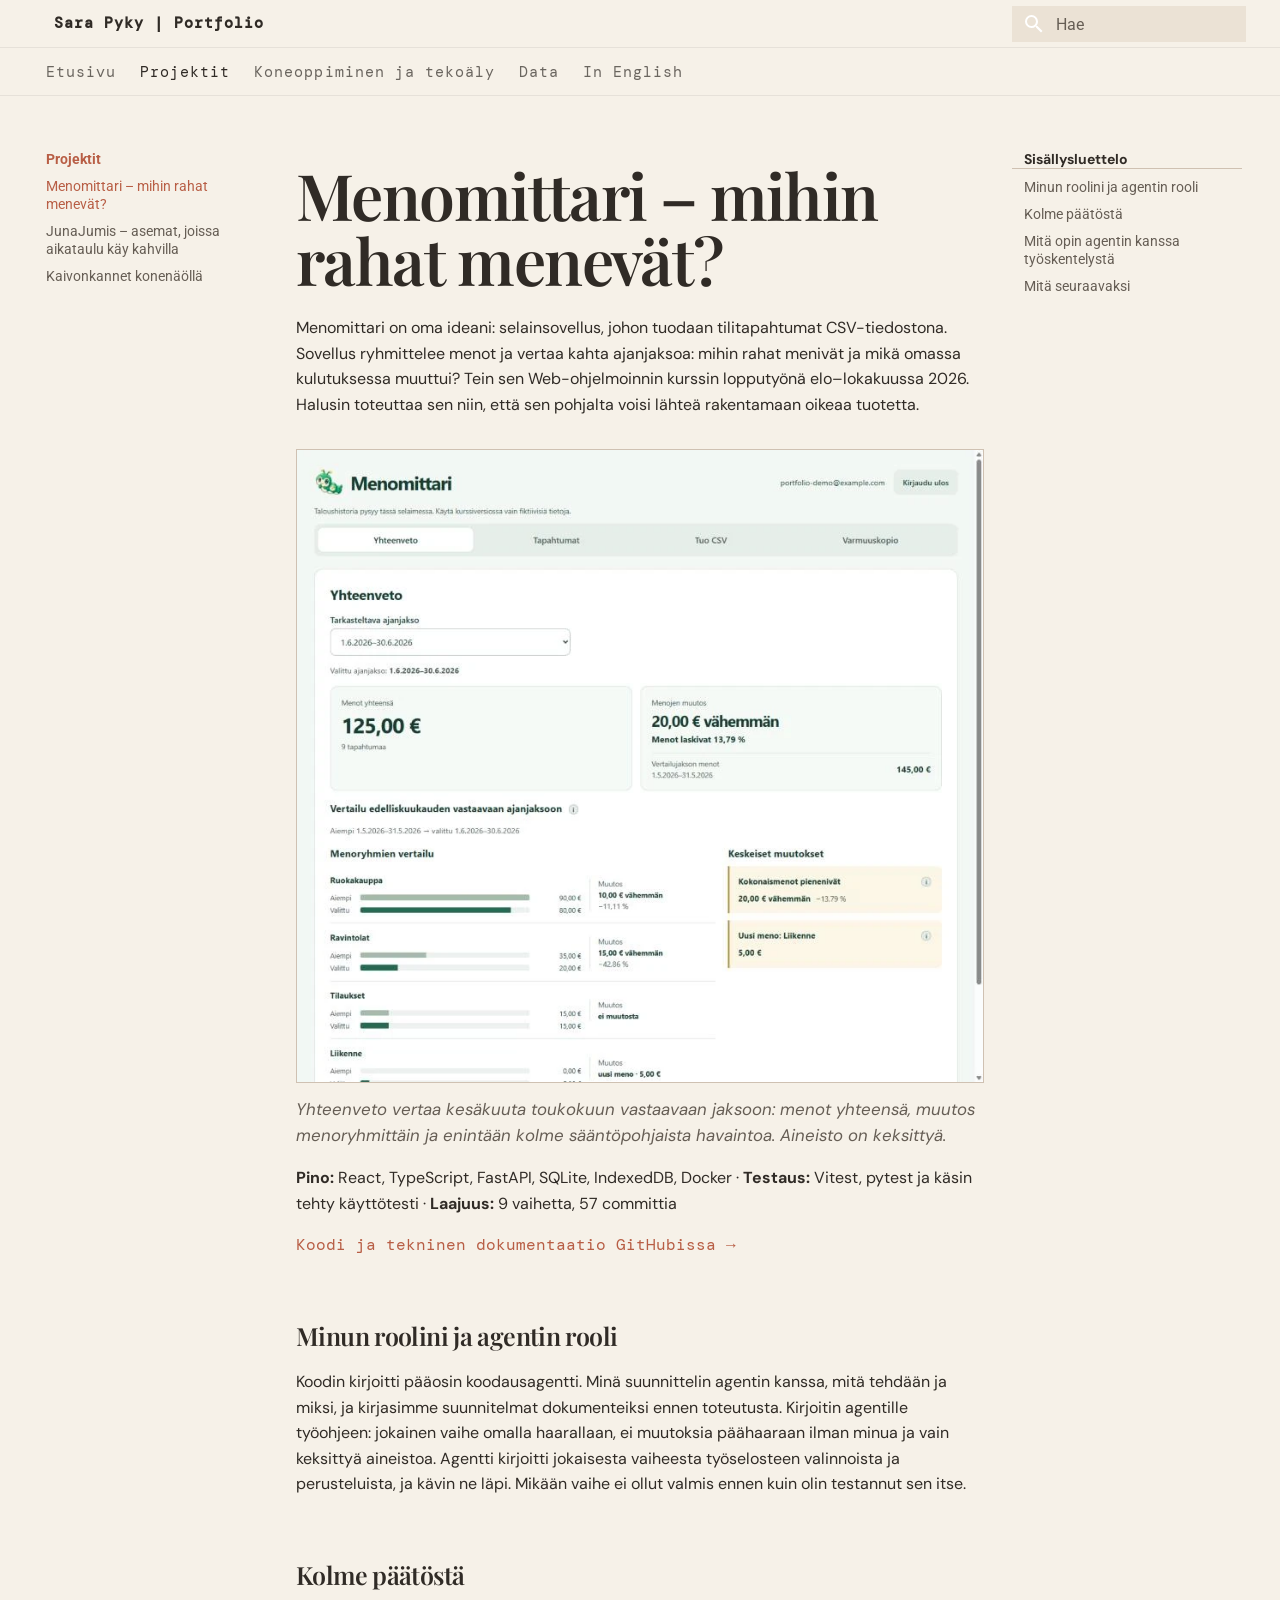
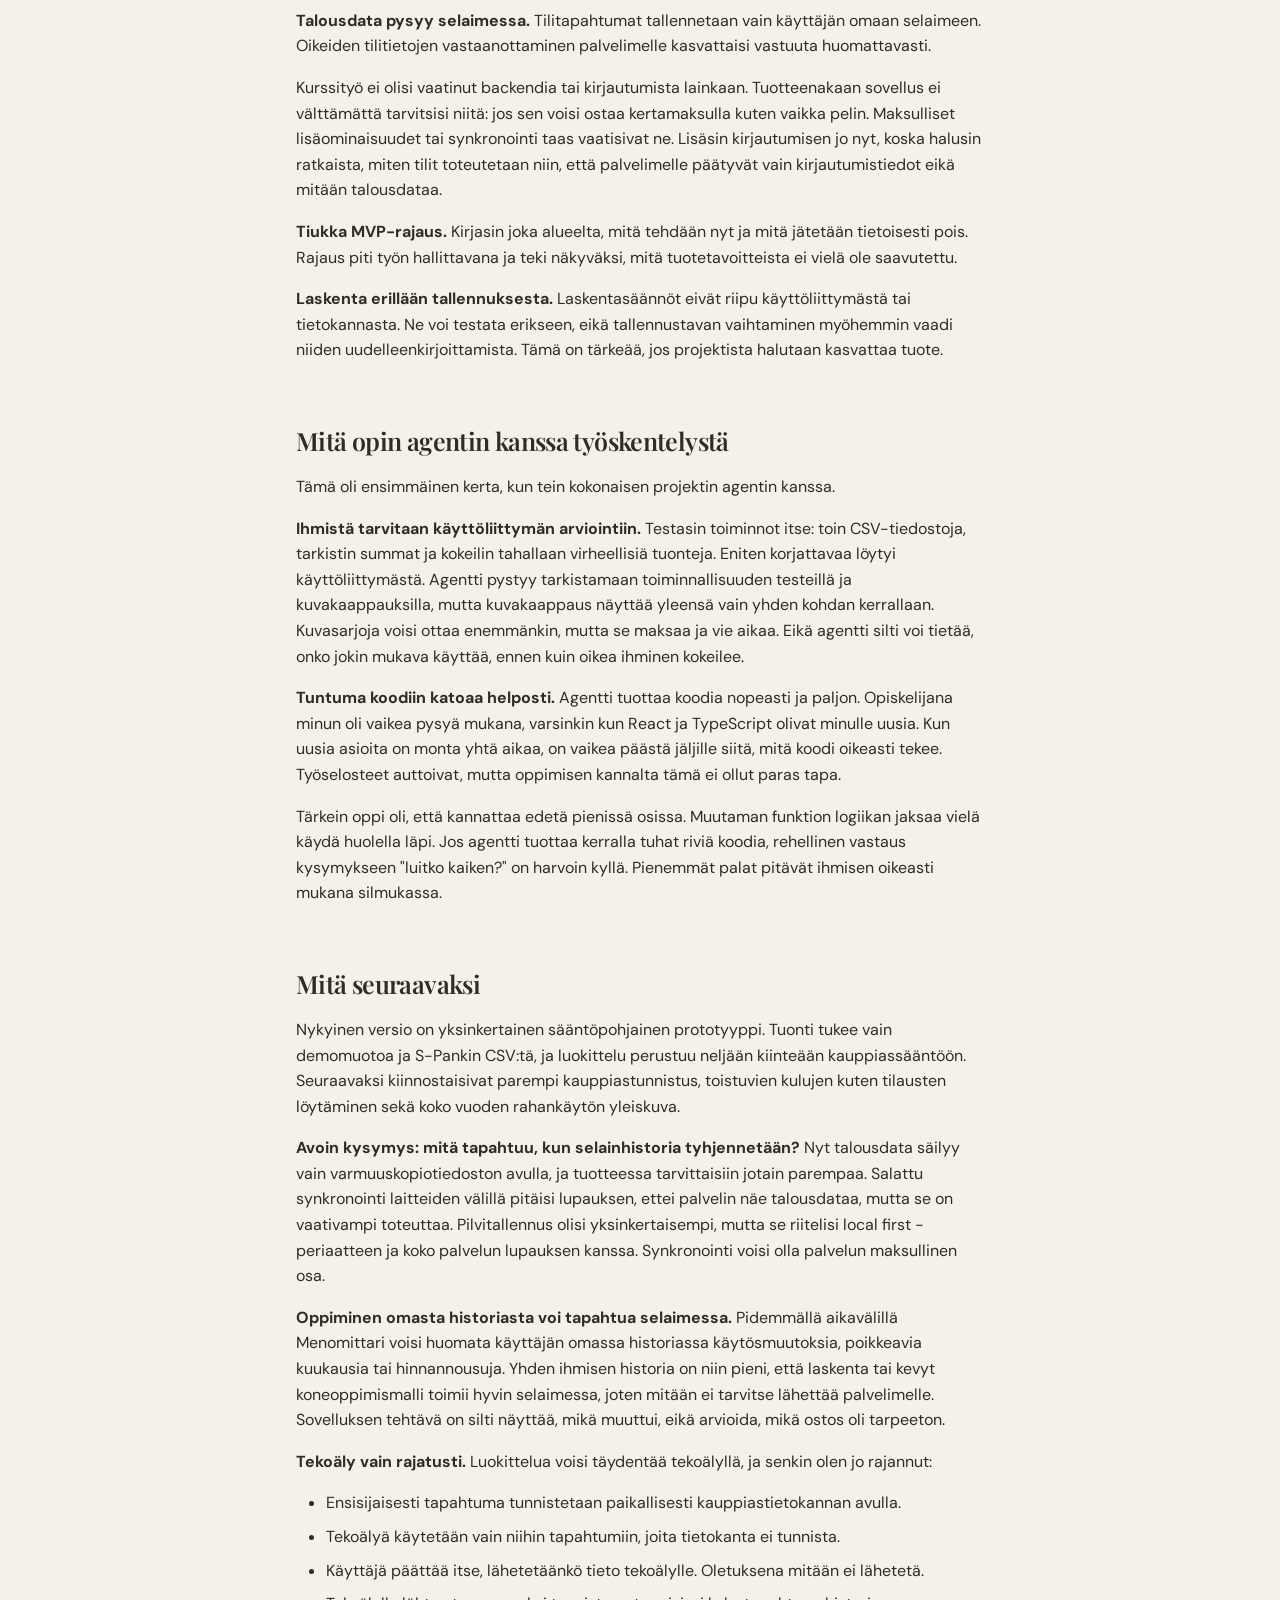
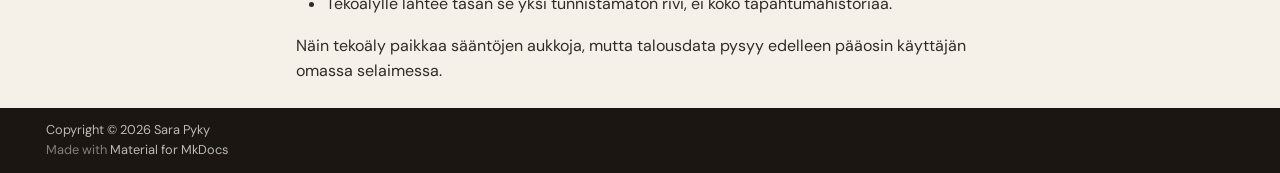
<file: projektit/menomittari/index.html>
<!doctype html>
<html lang="fi" class="no-js">
  <head>
    
      <meta charset="utf-8">
      <meta name="viewport" content="width=device-width,initial-scale=1">
      
        <meta name="description" content="Oma full stack -projekti, jonka suunnittelin ja jonka toteutin koodausagentin kanssa. Talousdata pysyy käyttäjän omassa selaimessa.">
      
      
      
        <link rel="canonical" href="https://tuuturulla.github.io/projektit/menomittari/">
      
      
        <link rel="prev" href="../..">
      
      
        <link rel="next" href="../junajumis/">
      
      
        
      
      
      <link rel="icon" href="../../assets/images/favicon.png">
      <meta name="generator" content="mkdocs-1.6.1, mkdocs-material-9.8.2">
    
    
      
        <title>Menomittari – mihin rahat menevät? - Sara Pyky | Portfolio</title>
      
    
    
      <link rel="stylesheet" href="../../assets/stylesheets/main.57a0d79d.min.css">
      
        
        <link rel="stylesheet" href="../../assets/stylesheets/palette.fb2fffe2.min.css">
      
      


    
    
      
    
    
      
        
        
        <link rel="preconnect" href="https://fonts.gstatic.com" crossorigin>
        <link rel="stylesheet" href="https://fonts.googleapis.com/css?family=Roboto:300,300i,400,400i,700,700i%7CRoboto+Mono:400,400i,700,700i&display=fallback">
        <style>:root{--md-text-font:"Roboto";--md-code-font:"Roboto Mono"}</style>
      
    
    
      <link rel="stylesheet" href="../../stylesheets/extra.css">
    
    <script>__md_scope=new URL("../..",location),__md_hash=e=>[...e].reduce(((e,_)=>(e<<5)-e+_.charCodeAt(0)),0),__md_get=(e,_=localStorage,t=__md_scope)=>JSON.parse(_.getItem(t.pathname+"."+e)),__md_set=(e,_,t=localStorage,a=__md_scope)=>{try{t.setItem(a.pathname+"."+e,JSON.stringify(_))}catch(e){}}</script>
    
      

    
    
  </head>
  
  
    
    
      
    
    
    
    
    <body dir="ltr" data-md-color-scheme="portfolio" data-md-color-primary="custom" data-md-color-accent="custom">
  
    
    <input class="md-toggle" data-md-toggle="drawer" type="checkbox" id="__drawer" autocomplete="off">
    <input class="md-toggle" data-md-toggle="search" type="checkbox" id="__search" autocomplete="off">
    <label class="md-overlay" for="__drawer"></label>
    <div data-md-component="skip">
      
        
        <a href="#menomittari-mihin-rahat-menevat" class="md-skip">
          Hyppää sisältöön
        </a>
      
    </div>
    <div data-md-component="announce">
      
    </div>
    
    
      

<header class="md-header" data-md-component="header">
  <nav class="md-header__inner md-grid" aria-label="Ylätunniste">
    <a href="../.." title="Sara Pyky | Portfolio" class="md-header__button md-logo" aria-label="Sara Pyky | Portfolio" data-md-component="logo">
      
  
  <svg xmlns="http://www.w3.org/2000/svg" viewBox="0 0 24 24"><path d="M12 8a3 3 0 0 0 3-3 3 3 0 0 0-3-3 3 3 0 0 0-3 3 3 3 0 0 0 3 3m0 3.54C9.64 9.35 6.5 8 3 8v11c3.5 0 6.64 1.35 9 3.54 2.36-2.19 5.5-3.54 9-3.54V8c-3.5 0-6.64 1.35-9 3.54"/></svg>

    </a>
    <label class="md-header__button md-icon" for="__drawer">
      
      <svg xmlns="http://www.w3.org/2000/svg" viewBox="0 0 24 24"><path d="M3 6h18v2H3zm0 5h18v2H3zm0 5h18v2H3z"/></svg>
    </label>
    <div class="md-header__title" data-md-component="header-title">
      <div class="md-header__ellipsis">
        <div class="md-header__topic">
          <span class="md-ellipsis">
            Sara Pyky | Portfolio
          </span>
        </div>
        <div class="md-header__topic" data-md-component="header-topic">
          <span class="md-ellipsis">
            
              Menomittari – mihin rahat menevät?
            
          </span>
        </div>
      </div>
    </div>
    
      
        <form class="md-header__option" data-md-component="palette">
  
    
    
    
    <input class="md-option" data-md-color-media="(prefers-color-scheme: light)" data-md-color-scheme="portfolio" data-md-color-primary="custom" data-md-color-accent="custom"  aria-hidden="true"  type="radio" name="__palette" id="__palette_0">
    
  
    
    
    
    <input class="md-option" data-md-color-media="(prefers-color-scheme: dark)" data-md-color-scheme="slate" data-md-color-primary="custom" data-md-color-accent="custom"  aria-hidden="true"  type="radio" name="__palette" id="__palette_1">
    
  
</form>
      
    
    
      <script>var palette=__md_get("__palette");if(palette&&palette.color){if("(prefers-color-scheme)"===palette.color.media){var media=matchMedia("(prefers-color-scheme: light)"),input=document.querySelector(media.matches?"[data-md-color-media='(prefers-color-scheme: light)']":"[data-md-color-media='(prefers-color-scheme: dark)']");palette.color.media=input.getAttribute("data-md-color-media"),palette.color.scheme=input.getAttribute("data-md-color-scheme"),palette.color.primary=input.getAttribute("data-md-color-primary"),palette.color.accent=input.getAttribute("data-md-color-accent")}for(var[key,value]of Object.entries(palette.color))document.body.setAttribute("data-md-color-"+key,value)}</script>
    
    
    
      
      
        <label class="md-header__button md-icon" for="__search">
          
          <svg xmlns="http://www.w3.org/2000/svg" viewBox="0 0 24 24"><path d="M9.5 3A6.5 6.5 0 0 1 16 9.5c0 1.61-.59 3.09-1.56 4.23l.27.27h.79l5 5-1.5 1.5-5-5v-.79l-.27-.27A6.52 6.52 0 0 1 9.5 16 6.5 6.5 0 0 1 3 9.5 6.5 6.5 0 0 1 9.5 3m0 2C7 5 5 7 5 9.5S7 14 9.5 14 14 12 14 9.5 12 5 9.5 5"/></svg>
        </label>
        <div class="md-search" data-md-component="search" role="dialog">
  <label class="md-search__overlay" for="__search"></label>
  <div class="md-search__inner" role="search">
    <form class="md-search__form" name="search">
      <input type="text" class="md-search__input" name="query" aria-label="Hae" placeholder="Hae" autocapitalize="off" autocorrect="off" autocomplete="off" spellcheck="false" data-md-component="search-query" required>
      <label class="md-search__icon md-icon" for="__search">
        
        <svg xmlns="http://www.w3.org/2000/svg" viewBox="0 0 24 24"><path d="M9.5 3A6.5 6.5 0 0 1 16 9.5c0 1.61-.59 3.09-1.56 4.23l.27.27h.79l5 5-1.5 1.5-5-5v-.79l-.27-.27A6.52 6.52 0 0 1 9.5 16 6.5 6.5 0 0 1 3 9.5 6.5 6.5 0 0 1 9.5 3m0 2C7 5 5 7 5 9.5S7 14 9.5 14 14 12 14 9.5 12 5 9.5 5"/></svg>
        
        <svg xmlns="http://www.w3.org/2000/svg" viewBox="0 0 24 24"><path d="M20 11v2H8l5.5 5.5-1.42 1.42L4.16 12l7.92-7.92L13.5 5.5 8 11z"/></svg>
      </label>
      <nav class="md-search__options" aria-label="Haku">
        
        <button type="reset" class="md-search__icon md-icon" title="Tyhjää" aria-label="Tyhjää" tabindex="-1">
          
          <svg xmlns="http://www.w3.org/2000/svg" viewBox="0 0 24 24"><path d="M19 6.41 17.59 5 12 10.59 6.41 5 5 6.41 10.59 12 5 17.59 6.41 19 12 13.41 17.59 19 19 17.59 13.41 12z"/></svg>
        </button>
      </nav>
      
    </form>
    <div class="md-search__output">
      <div class="md-search__scrollwrap" tabindex="0" data-md-scrollfix>
        <div class="md-search-result" data-md-component="search-result">
          <div class="md-search-result__meta">
            Aloitetaan hakua
          </div>
          <ol class="md-search-result__list" role="presentation"></ol>
        </div>
      </div>
    </div>
  </div>
</div>
      
    
    
  </nav>
  
</header>
    
    <div class="md-container" data-md-component="container">
      
      
        
          
            
<nav class="md-tabs" aria-label="Välilehdet" data-md-component="tabs">
  <div class="md-grid">
    <ul class="md-tabs__list">
      
        
  
  
  
  
    <li class="md-tabs__item">
      <a href="../.." class="md-tabs__link">
        
  
  
    
  
  Etusivu

      </a>
    </li>
  

      
        
  
  
  
    
  
  
    
    
      <li class="md-tabs__item md-tabs__item--active">
        <a href="./" class="md-tabs__link">
          
  
  
  Projektit

        </a>
      </li>
    
  

      
        
  
  
  
  
    
    
      <li class="md-tabs__item">
        <a href="../../kirjoitukset/monimutkaisempi-malli/" class="md-tabs__link">
          
  
  
  Koneoppiminen ja tekoäly

        </a>
      </li>
    
  

      
        
  
  
  
  
    
    
      <li class="md-tabs__item">
        <a href="../../kirjoitukset/aikasarjojen-aikajarjestys/" class="md-tabs__link">
          
  
  
  Data

        </a>
      </li>
    
  

      
        
  
  
  
  
    <li class="md-tabs__item">
      <a href="../../en/" class="md-tabs__link">
        
  
  
    
  
  In English

      </a>
    </li>
  

      
    </ul>
  </div>
</nav>
          
        
      
      <main class="md-main" data-md-component="main">
        <div class="md-main__inner md-grid">
          
            
              
              <div class="md-sidebar md-sidebar--primary" data-md-component="sidebar" data-md-type="navigation" >
                <div class="md-sidebar__scrollwrap">
                  <div class="md-sidebar__inner">
                    


  


<nav class="md-nav md-nav--primary md-nav--lifted" aria-label="Navigaatio" data-md-level="0">
  <label class="md-nav__title" for="__drawer">
    <a href="../.." title="Sara Pyky | Portfolio" class="md-nav__button md-logo" aria-label="Sara Pyky | Portfolio" data-md-component="logo">
      
  
  <svg xmlns="http://www.w3.org/2000/svg" viewBox="0 0 24 24"><path d="M12 8a3 3 0 0 0 3-3 3 3 0 0 0-3-3 3 3 0 0 0-3 3 3 3 0 0 0 3 3m0 3.54C9.64 9.35 6.5 8 3 8v11c3.5 0 6.64 1.35 9 3.54 2.36-2.19 5.5-3.54 9-3.54V8c-3.5 0-6.64 1.35-9 3.54"/></svg>

    </a>
    Sara Pyky | Portfolio
  </label>
  
  <ul class="md-nav__list" data-md-scrollfix>
    
      
      
  
  
  
  
    <li class="md-nav__item">
      <a href="../.." class="md-nav__link">
        
  
  
  <span class="md-ellipsis">
    
  
    Etusivu
  

    
  </span>
  
  

      </a>
    </li>
  

    
      
      
  
  
    
  
  
  
    
    
    
    
      
        
        
      
      
    
    
    <li class="md-nav__item md-nav__item--active md-nav__item--section md-nav__item--nested">
      
        
        
        <input class="md-nav__toggle md-toggle " type="checkbox" id="__nav_2" checked>
        
          
          <label class="md-nav__link" for="__nav_2" id="__nav_2_label" tabindex="">
            
  
  
  <span class="md-ellipsis">
    
  
    Projektit
  

    
  </span>
  
  

            <span class="md-nav__icon md-icon"></span>
          </label>
        
        <nav class="md-nav" data-md-level="1" aria-labelledby="__nav_2_label" aria-expanded="true">
          <label class="md-nav__title" for="__nav_2">
            <span class="md-nav__icon md-icon"></span>
            
  
    Projektit
  

          </label>
          <ul class="md-nav__list" data-md-scrollfix>
            
              
                
  
  
    
  
  
  
    <li class="md-nav__item md-nav__item--active">
      
      <input class="md-nav__toggle md-toggle" type="checkbox" id="__toc">
      
      
        
      
      
        <label class="md-nav__link md-nav__link--active" for="__toc">
          
  
  
  <span class="md-ellipsis">
    
  
    Menomittari – mihin rahat menevät?
  

    
  </span>
  
  

          <span class="md-nav__icon md-icon"></span>
        </label>
      
      <a href="./" class="md-nav__link md-nav__link--active">
        
  
  
  <span class="md-ellipsis">
    
  
    Menomittari – mihin rahat menevät?
  

    
  </span>
  
  

      </a>
      
        

<nav class="md-nav md-nav--secondary" aria-label="Sisällysluettelo">
  
  
  
    
  
  
    <label class="md-nav__title" for="__toc">
      <span class="md-nav__icon md-icon"></span>
      Sisällysluettelo
    </label>
    <ul class="md-nav__list" data-md-component="toc" data-md-scrollfix>
      
        <li class="md-nav__item">
  <a href="#minun-roolini-ja-agentin-rooli" class="md-nav__link">
    <span class="md-ellipsis">
      
        Minun roolini ja agentin rooli
      
    </span>
  </a>
  
</li>
      
        <li class="md-nav__item">
  <a href="#kolme-paatosta" class="md-nav__link">
    <span class="md-ellipsis">
      
        Kolme päätöstä
      
    </span>
  </a>
  
</li>
      
        <li class="md-nav__item">
  <a href="#mita-opin-agentin-kanssa-tyoskentelysta" class="md-nav__link">
    <span class="md-ellipsis">
      
        Mitä opin agentin kanssa työskentelystä
      
    </span>
  </a>
  
</li>
      
        <li class="md-nav__item">
  <a href="#mita-seuraavaksi" class="md-nav__link">
    <span class="md-ellipsis">
      
        Mitä seuraavaksi
      
    </span>
  </a>
  
</li>
      
    </ul>
  
</nav>
      
    </li>
  

              
            
              
                
  
  
  
  
    <li class="md-nav__item">
      <a href="../junajumis/" class="md-nav__link">
        
  
  
  <span class="md-ellipsis">
    
  
    JunaJumis – asemat, joissa aikataulu käy kahvilla
  

    
  </span>
  
  

      </a>
    </li>
  

              
            
              
                
  
  
  
  
    <li class="md-nav__item">
      <a href="../kaivonkannet/" class="md-nav__link">
        
  
  
  <span class="md-ellipsis">
    
  
    Kaivonkannet konenäöllä
  

    
  </span>
  
  

      </a>
    </li>
  

              
            
          </ul>
        </nav>
      
    </li>
  

    
      
      
  
  
  
  
    
    
    
    
      
      
    
    
    <li class="md-nav__item md-nav__item--nested">
      
        
        
        <input class="md-nav__toggle md-toggle " type="checkbox" id="__nav_3" >
        
          
          <label class="md-nav__link" for="__nav_3" id="__nav_3_label" tabindex="0">
            
  
  
  <span class="md-ellipsis">
    
  
    Koneoppiminen ja tekoäly
  

    
  </span>
  
  

            <span class="md-nav__icon md-icon"></span>
          </label>
        
        <nav class="md-nav" data-md-level="1" aria-labelledby="__nav_3_label" aria-expanded="false">
          <label class="md-nav__title" for="__nav_3">
            <span class="md-nav__icon md-icon"></span>
            
  
    Koneoppiminen ja tekoäly
  

          </label>
          <ul class="md-nav__list" data-md-scrollfix>
            
              
                
  
  
  
  
    <li class="md-nav__item">
      <a href="../../kirjoitukset/monimutkaisempi-malli/" class="md-nav__link">
        
  
  
  <span class="md-ellipsis">
    
  
    Monimutkaisempi malli ei ole automaattisesti parempi
  

    
  </span>
  
  

      </a>
    </li>
  

              
            
              
                
  
  
  
  
    <li class="md-nav__item">
      <a href="../../kirjoitukset/kieli-ja-konteksti/" class="md-nav__link">
        
  
  
  <span class="md-ellipsis">
    
  
    Sanoista numeroiksi
  

    
  </span>
  
  

      </a>
    </li>
  

              
            
              
                
  
  
  
  
    <li class="md-nav__item">
      <a href="../../kirjoitukset/genai-hahmon-jatkuvuus/" class="md-nav__link">
        
  
  
  <span class="md-ellipsis">
    
  
    Kun malli vaihtuu: hahmon jatkuvuus generatiivisessa kuvassa
  

    
  </span>
  
  

      </a>
    </li>
  

              
            
          </ul>
        </nav>
      
    </li>
  

    
      
      
  
  
  
  
    
    
    
    
      
      
    
    
    <li class="md-nav__item md-nav__item--nested">
      
        
        
        <input class="md-nav__toggle md-toggle " type="checkbox" id="__nav_4" >
        
          
          <label class="md-nav__link" for="__nav_4" id="__nav_4_label" tabindex="0">
            
  
  
  <span class="md-ellipsis">
    
  
    Data
  

    
  </span>
  
  

            <span class="md-nav__icon md-icon"></span>
          </label>
        
        <nav class="md-nav" data-md-level="1" aria-labelledby="__nav_4_label" aria-expanded="false">
          <label class="md-nav__title" for="__nav_4">
            <span class="md-nav__icon md-icon"></span>
            
  
    Data
  

          </label>
          <ul class="md-nav__list" data-md-scrollfix>
            
              
                
  
  
  
  
    <li class="md-nav__item">
      <a href="../../kirjoitukset/aikasarjojen-aikajarjestys/" class="md-nav__link">
        
  
  
  <span class="md-ellipsis">
    
  
    Aikasarjadata tarvitsee ehjän aikajanan
  

    
  </span>
  
  

      </a>
    </li>
  

              
            
              
                
  
  
  
  
    <li class="md-nav__item">
      <a href="../../kirjoitukset/datasta-tietoa-ja-arvoa/" class="md-nav__link">
        
  
  
  <span class="md-ellipsis">
    
  
    Milloin datasta tulee tietoa – ja arvoa?
  

    
  </span>
  
  

      </a>
    </li>
  

              
            
          </ul>
        </nav>
      
    </li>
  

    
      
      
  
  
  
  
    <li class="md-nav__item">
      <a href="../../en/" class="md-nav__link">
        
  
  
  <span class="md-ellipsis">
    
  
    In English
  

    
  </span>
  
  

      </a>
    </li>
  

    
  </ul>
</nav>
                  </div>
                </div>
              </div>
            
            
              
              <div class="md-sidebar md-sidebar--secondary" data-md-component="sidebar" data-md-type="toc" >
                <div class="md-sidebar__scrollwrap">
                  <div class="md-sidebar__inner">
                    

<nav class="md-nav md-nav--secondary" aria-label="Sisällysluettelo">
  
  
  
    
  
  
    <label class="md-nav__title" for="__toc">
      <span class="md-nav__icon md-icon"></span>
      Sisällysluettelo
    </label>
    <ul class="md-nav__list" data-md-component="toc" data-md-scrollfix>
      
        <li class="md-nav__item">
  <a href="#minun-roolini-ja-agentin-rooli" class="md-nav__link">
    <span class="md-ellipsis">
      
        Minun roolini ja agentin rooli
      
    </span>
  </a>
  
</li>
      
        <li class="md-nav__item">
  <a href="#kolme-paatosta" class="md-nav__link">
    <span class="md-ellipsis">
      
        Kolme päätöstä
      
    </span>
  </a>
  
</li>
      
        <li class="md-nav__item">
  <a href="#mita-opin-agentin-kanssa-tyoskentelysta" class="md-nav__link">
    <span class="md-ellipsis">
      
        Mitä opin agentin kanssa työskentelystä
      
    </span>
  </a>
  
</li>
      
        <li class="md-nav__item">
  <a href="#mita-seuraavaksi" class="md-nav__link">
    <span class="md-ellipsis">
      
        Mitä seuraavaksi
      
    </span>
  </a>
  
</li>
      
    </ul>
  
</nav>
                  </div>
                </div>
              </div>
            
          
          
            <div class="md-content" data-md-component="content">
              
              <article class="md-content__inner md-typeset">
                
                  



<h1 id="menomittari-mihin-rahat-menevat">Menomittari – mihin rahat menevät?</h1>
<p>Menomittari on oma ideani: selainsovellus, johon tuodaan tilitapahtumat CSV-tiedostona. Sovellus ryhmittelee menot ja vertaa kahta ajanjaksoa: mihin rahat menivät ja mikä omassa kulutuksessa muuttui? Tein sen Web-ohjelmoinnin kurssin lopputyönä elo–lokakuussa 2026. Halusin toteuttaa sen niin, että sen pohjalta voisi lähteä rakentamaan oikeaa tuotetta.</p>
<p><img alt="Menomittarin yhteenvetonäkymä fiktiivisellä demoaineistolla" class="evidence-image" src="../../assets/menomittari-yhteenveto.webp" /></p>
<p><em>Yhteenveto vertaa kesäkuuta toukokuun vastaavaan jaksoon: menot yhteensä, muutos menoryhmittäin ja enintään kolme sääntöpohjaista havaintoa. Aineisto on keksittyä.</em></p>
<p><strong>Pino:</strong> React, TypeScript, FastAPI, SQLite, IndexedDB, Docker · <strong>Testaus:</strong> Vitest, pytest ja käsin tehty käyttötesti · <strong>Laajuus:</strong> 9 vaihetta, 57 committia</p>
<p><a class="card-link" href="https://github.com/tuuturulla/menomittari-spending-tracker">Koodi ja tekninen dokumentaatio GitHubissa →</a></p>
<h2 id="minun-roolini-ja-agentin-rooli">Minun roolini ja agentin rooli</h2>
<p>Koodin kirjoitti pääosin koodausagentti. Minä suunnittelin agentin kanssa, mitä tehdään ja miksi, ja kirjasimme suunnitelmat dokumenteiksi ennen toteutusta. Kirjoitin agentille työohjeen: jokainen vaihe omalla haarallaan, ei muutoksia päähaaraan ilman minua ja vain keksittyä aineistoa. Agentti kirjoitti jokaisesta vaiheesta työselosteen valinnoista ja perusteluista, ja kävin ne läpi. Mikään vaihe ei ollut valmis ennen kuin olin testannut sen itse.</p>
<h2 id="kolme-paatosta">Kolme päätöstä</h2>
<p><strong>Talousdata pysyy selaimessa.</strong> Tilitapahtumat tallennetaan vain käyttäjän omaan selaimeen. Oikeiden tilitietojen vastaanottaminen palvelimelle kasvattaisi vastuuta huomattavasti.</p>
<p>Kurssityö ei olisi vaatinut backendia tai kirjautumista lainkaan. Tuotteenakaan sovellus ei välttämättä tarvitsisi niitä: jos sen voisi ostaa kertamaksulla kuten vaikka pelin. Maksulliset lisäominaisuudet tai synkronointi taas vaatisivat ne. Lisäsin kirjautumisen jo nyt, koska halusin ratkaista, miten tilit toteutetaan niin, että palvelimelle päätyvät vain kirjautumistiedot eikä mitään talousdataa.</p>
<p><strong>Tiukka MVP-rajaus.</strong> Kirjasin joka alueelta, mitä tehdään nyt ja mitä jätetään tietoisesti pois. Rajaus piti työn hallittavana ja teki näkyväksi, mitä tuotetavoitteista ei vielä ole saavutettu.</p>
<p><strong>Laskenta erillään tallennuksesta.</strong> Laskentasäännöt eivät riipu käyttöliittymästä tai tietokannasta. Ne voi testata erikseen, eikä tallennustavan vaihtaminen myöhemmin vaadi niiden uudelleenkirjoittamista. Tämä on tärkeää, jos projektista halutaan kasvattaa tuote.</p>
<h2 id="mita-opin-agentin-kanssa-tyoskentelysta">Mitä opin agentin kanssa työskentelystä</h2>
<p>Tämä oli ensimmäinen kerta, kun tein kokonaisen projektin agentin kanssa.</p>
<p><strong>Ihmistä tarvitaan käyttöliittymän arviointiin.</strong> Testasin toiminnot itse: toin CSV-tiedostoja, tarkistin summat ja kokeilin tahallaan virheellisiä tuonteja. Eniten korjattavaa löytyi käyttöliittymästä. Agentti pystyy tarkistamaan toiminnallisuuden testeillä ja kuvakaappauksilla, mutta kuvakaappaus näyttää yleensä vain yhden kohdan kerrallaan. Kuvasarjoja voisi ottaa enemmänkin, mutta se maksaa ja vie aikaa. Eikä agentti silti voi tietää, onko jokin mukava käyttää, ennen kuin oikea ihminen kokeilee.</p>
<p><strong>Tuntuma koodiin katoaa helposti.</strong> Agentti tuottaa koodia nopeasti ja paljon. Opiskelijana minun oli vaikea pysyä mukana, varsinkin kun React ja TypeScript olivat minulle uusia. Kun uusia asioita on monta yhtä aikaa, on vaikea päästä jäljille siitä, mitä koodi oikeasti tekee. Työselosteet auttoivat, mutta oppimisen kannalta tämä ei ollut paras tapa.</p>
<p>Tärkein oppi oli, että kannattaa edetä pienissä osissa. Muutaman funktion logiikan jaksaa vielä käydä huolella läpi. Jos agentti tuottaa kerralla tuhat riviä koodia, rehellinen vastaus kysymykseen "luitko kaiken?" on harvoin kyllä. Pienemmät palat pitävät ihmisen oikeasti mukana silmukassa.</p>
<h2 id="mita-seuraavaksi">Mitä seuraavaksi</h2>
<p>Nykyinen versio on yksinkertainen sääntöpohjainen prototyyppi. Tuonti tukee vain demomuotoa ja S-Pankin CSV:tä, ja luokittelu perustuu neljään kiinteään kauppiassääntöön. Seuraavaksi kiinnostaisivat parempi kauppiastunnistus, toistuvien kulujen kuten tilausten löytäminen sekä koko vuoden rahankäytön yleiskuva.</p>
<p><strong>Avoin kysymys: mitä tapahtuu, kun selainhistoria tyhjennetään?</strong> Nyt talousdata säilyy vain varmuuskopiotiedoston avulla, ja tuotteessa tarvittaisiin jotain parempaa. Salattu synkronointi laitteiden välillä pitäisi lupauksen, ettei palvelin näe talousdataa, mutta se on vaativampi toteuttaa. Pilvitallennus olisi yksinkertaisempi, mutta se riitelisi local first -periaatteen ja koko palvelun lupauksen kanssa. Synkronointi voisi olla palvelun maksullinen osa.</p>
<p><strong>Oppiminen omasta historiasta voi tapahtua selaimessa.</strong> Pidemmällä aikavälillä Menomittari voisi huomata käyttäjän omassa historiassa käytösmuutoksia, poikkeavia kuukausia tai hinnannousuja. Yhden ihmisen historia on niin pieni, että laskenta tai kevyt koneoppimismalli toimii hyvin selaimessa, joten mitään ei tarvitse lähettää palvelimelle. Sovelluksen tehtävä on silti näyttää, mikä muuttui, eikä arvioida, mikä ostos oli tarpeeton.</p>
<p><strong>Tekoäly vain rajatusti.</strong> Luokittelua voisi täydentää tekoälyllä, ja senkin olen jo rajannut:</p>
<ul>
<li>Ensisijaisesti tapahtuma tunnistetaan paikallisesti kauppiastietokannan avulla.</li>
<li>Tekoälyä käytetään vain niihin tapahtumiin, joita tietokanta ei tunnista.</li>
<li>Käyttäjä päättää itse, lähetetäänkö tieto tekoälylle. Oletuksena mitään ei lähetetä.</li>
<li>Tekoälylle lähtee tasan se yksi tunnistamaton rivi, ei koko tapahtumahistoriaa.</li>
</ul>
<p>Näin tekoäly paikkaa sääntöjen aukkoja, mutta talousdata pysyy edelleen pääosin käyttäjän omassa selaimessa.</p>







  
  






                
              </article>
            </div>
          
          
<script>var target=document.getElementById(location.hash.slice(1));target&&target.name&&(target.checked=target.name.startsWith("__tabbed_"))</script>
        </div>
        
          <button type="button" class="md-top md-icon" data-md-component="top" hidden>
  
  <svg xmlns="http://www.w3.org/2000/svg" viewBox="0 0 24 24"><path d="M13 20h-2V8l-5.5 5.5-1.42-1.42L12 4.16l7.92 7.92-1.42 1.42L13 8z"/></svg>
  Takaisin ylös
</button>
        
      </main>
      
        <footer class="md-footer">
  
  <div class="md-footer-meta md-typeset">
    <div class="md-footer-meta__inner md-grid">
      <div class="md-copyright">
  
    <div class="md-copyright__highlight">
      Copyright &copy; 2026 Sara Pyky
    </div>
  
  
    Made with
    <a href="https://squidfunk.github.io/mkdocs-material/" target="_blank" rel="noopener">
      Material for MkDocs
    </a>
  
</div>
      
    </div>
  </div>
</footer>
      
    </div>
    <div class="md-dialog" data-md-component="dialog">
      <div class="md-dialog__inner md-typeset"></div>
    </div>
    
    
    
      
      
      <script id="__config" type="application/json">{"annotate": null, "base": "../..", "features": ["navigation.tabs", "navigation.top", "content.code.copy"], "search": "../../assets/javascripts/workers/search.a7633da7.min.js", "tags": null, "translations": {"clipboard.copied": "Kopioitu leikep\u00f6yd\u00e4lle", "clipboard.copy": "Kopioi leikep\u00f6yd\u00e4lle", "search.result.more.one": "1 lis\u00e4\u00e4 t\u00e4ll\u00e4 sivulla", "search.result.more.other": "# lis\u00e4\u00e4 t\u00e4ll\u00e4 sivulla", "search.result.none": "Ei t\u00e4sm\u00e4\u00e4vi\u00e4 dokumentteja", "search.result.one": "1 t\u00e4sm\u00e4\u00e4v\u00e4 dokumentti", "search.result.other": "# t\u00e4sm\u00e4\u00e4v\u00e4\u00e4 dokumenttia", "search.result.placeholder": "Kirjoita aloittaaksesi haun", "search.result.term.missing": "Puuttuu", "select.version": "Valitse versio"}, "version": null}</script>
    
    
      <script src="../../assets/javascripts/bundle.a5f9d56c.min.js"></script>
      
    
  </body>
</html>
</file>
<file: stylesheets/extra.css>
@import url('https://fonts.googleapis.com/css2?family=DM+Mono:wght@400;500&family=DM+Sans:opsz,wght@9..40,400;9..40,500;9..40,600;9..40,700&family=Playfair+Display:ital,wght@0,600;0,700;1,600&display=swap');

[data-md-color-scheme="portfolio"] {
  --md-primary-fg-color: #b85e45;
  --md-primary-fg-color--light: #ead9cd;
  --md-primary-fg-color--dark: #7b3f2f;
  --md-accent-fg-color: #9c4d38;
  --md-default-fg-color: #302b26;
  --md-default-fg-color--light: #665e55;
  --md-default-bg-color: #f6f1e8;
  --md-typeset-color: #302b26;
  --md-typeset-a-color: #9c4d38;
  --md-code-bg-color: #343a38;
  --md-code-fg-color: #f7f2e8;
}

:root {
  --portfolio-ink: #302b26;
  --portfolio-muted: #665e55;
  --portfolio-paper: #f6f1e8;
  --portfolio-paper-deep: #ebe2d5;
  --portfolio-rust: #b85e45;
  --portfolio-rust-deep: #934532;
  --portfolio-moss: #60745e;
  --portfolio-moss-pale: #e1e8df;
  --portfolio-rule: #cfc1b2;
}

.md-typeset,
.md-header,
.md-tabs {
  font-family: "DM Sans", sans-serif;
}

.md-typeset h1,
.md-typeset h2,
.md-typeset h3 {
  color: var(--portfolio-ink);
  font-family: "Playfair Display", Georgia, serif;
  font-weight: 600;
  letter-spacing: -0.025em;
}

.md-typeset,
.md-typeset p,
.md-typeset li {
  color: var(--portfolio-ink);
}

.md-typeset a:hover,
.md-typeset a:focus {
  color: var(--portfolio-rust-deep) !important;
}

.md-typeset h1 {
  font-size: clamp(2.4rem, 5vw, 3.8rem);
  line-height: 1.02;
  margin: 0.25em 0 0.35em;
}

.md-typeset h2 {
  margin-top: 2.4em;
}

.md-header,
.md-tabs {
  background: var(--portfolio-paper);
  color: var(--portfolio-ink);
  box-shadow: inset 0 -1px 0 rgba(48, 43, 38, 0.08);
}

.md-header__button.md-logo,
.md-header__button.md-logo img {
  display: none;
}

.md-header__title,
.md-tabs__link {
  color: var(--portfolio-ink);
  font-family: "DM Mono", monospace;
  font-size: 0.73rem;
  letter-spacing: 0.07em;
}

.md-tabs__link--active,
.md-tabs__link:hover {
  color: var(--portfolio-rust);
}

.md-tabs__item--active .md-tabs__link {
  border-bottom-color: var(--portfolio-rust);
}

/* Keep active navigation areas quiet instead of using Material's dark fill. */
.md-tabs__item--active,
.md-tabs__item--active .md-tabs__link,
.md-tabs__item--active::after {
  background: transparent !important;
  box-shadow: none !important;
}

.md-main {
  background: var(--portfolio-paper);
}

.md-content {
  max-width: 53rem;
}

.hero {
  max-width: 48rem;
  margin: 8vh 0 4rem;
}

.hero > p:not(.eyebrow) {
  color: var(--portfolio-ink);
  font-size: 1.18rem;
  line-height: 1.7;
  max-width: 43rem;
}

.profile-links {
  font-family: "DM Mono", monospace;
  font-size: 0.82rem;
  margin: 1.4rem 0 3.5rem;
}

.profile-links a {
  color: var(--portfolio-rust);
}

.section-label {
  color: var(--portfolio-rust);
  font-family: "DM Mono", monospace;
  font-size: 0.74rem;
  letter-spacing: 0.09em;
  margin: 5rem 0 1.5rem;
  text-transform: uppercase;
}

.principle-number {
  color: var(--portfolio-rust);
  font-family: "DM Mono", monospace;
  font-size: 0.74rem;
  font-weight: 500;
  letter-spacing: 0.09em;
}

.article-card {
  display: block;
  background: rgba(255, 253, 248, 0.26);
  border: 1px solid var(--portfolio-rule);
  border-radius: 0.2rem;
  margin: 1.4rem 0 4rem;
  padding: 1.8rem 2rem 1.9rem;
  text-decoration: none;
  transition: background-color 180ms ease, border-color 180ms ease, transform 180ms ease;
}

.article-card,
.article-card h3,
.article-card p {
  color: var(--portfolio-ink) !important;
  opacity: 1;
}

.article-card:hover {
  background: var(--portfolio-paper-deep);
  border-color: #bba794;
  transform: translateY(-2px);
}

.article-card h3 {
  font-size: clamp(1.6rem, 4vw, 2.35rem);
  margin: 0.2rem 0 0.65rem;
}

.article-card p {
  max-width: 35rem;
}

.md-typeset .card-meta {
  color: var(--portfolio-moss) !important;
  font-family: "DM Mono", monospace;
  font-size: 0.72rem;
  letter-spacing: 0.08em;
  margin: 0 0 0.4rem;
  text-transform: uppercase;
}

.md-typeset .card-tags {
  color: var(--portfolio-muted) !important;
  font-family: "DM Mono", monospace;
  font-size: 0.74rem;
  line-height: 1.6;
  margin: 0.9rem 0 1.1rem;
}

.md-typeset .lang-switch {
  color: var(--portfolio-rust);
  font-family: "DM Mono", monospace;
  font-size: 0.78rem;
  letter-spacing: 0.04em;
}

.card-link {
  color: var(--portfolio-rust) !important;
  font-family: "DM Mono", monospace;
  font-size: 0.8rem;
}

.principles {
  display: grid;
  gap: 1.5rem;
  grid-template-columns: repeat(3, minmax(0, 1fr));
  margin: 1.5rem 0 5rem;
}

.principles > div {
  border-top: 2px solid var(--portfolio-moss);
  padding-top: 0.8rem;
}

.principles h3 {
  font-family: "DM Sans", sans-serif;
  font-size: 1rem;
  letter-spacing: normal;
  margin: 0.15rem 0 0.5rem;
}

.principles p:not(.principle-number) {
  color: var(--portfolio-muted);
  font-size: 0.86rem;
  line-height: 1.55;
}

.timeline {
  align-items: stretch;
  display: flex;
  margin: 1.6rem 0 3rem;
}

.timeline-part {
  display: flex;
  flex: 1;
  flex-direction: column;
  gap: 0.3rem;
  padding: 1.15rem 1.2rem;
}

.timeline-part span {
  font-family: "DM Mono", monospace;
  font-size: 0.67rem;
  letter-spacing: 0.08em;
}

.timeline-part.training {
  background: var(--portfolio-moss);
  color: #f7f2e8;
}

.timeline-part.test {
  background: var(--portfolio-rust);
  color: #fff9f2;
}

.md-typeset code {
  font-family: "DM Mono", monospace;
}

.md-typeset .highlight .filename {
  background: #343a38;
  color: #f7f2e8;
  font-family: "DM Sans", sans-serif;
}

.evidence-image {
  background: #262a28;
  border: 1px solid var(--portfolio-rule);
  display: block;
  margin: 1.6rem 0 0;
  width: 100%;
}

/* Hand-drawn diagrams with a transparent background sit directly on the page. */
.evidence-image.diagram-image {
  background: transparent;
  border: none;
}

/* Every article uses an image paragraph followed by an italic caption paragraph. */
.md-typeset p:has(> .evidence-image),
.md-typeset p:has(> a > .evidence-image) {
  margin-bottom: 0;
}

.md-typeset p:has(> .evidence-image) + p,
.md-typeset p:has(> a > .evidence-image) + p,
.md-typeset .figure-caption {
  color: var(--portfolio-muted);
  font-size: 0.84rem;
  line-height: 1.55;
  margin-top: 0.65rem;
}

.md-typeset iframe {
  display: block;
  height: auto;
  max-width: 100%;
}

.md-typeset .admonition,
.md-typeset details {
  background: var(--portfolio-moss-pale);
  border-color: var(--portfolio-moss);
  color: var(--portfolio-ink);
}

.md-typeset .admonition .admonition-title,
.md-typeset details .admonition-title {
  background: #d3dfd1;
  color: var(--portfolio-ink);
}

.md-typeset .admonition.note > .admonition-title::before {
  background-color: var(--portfolio-moss);
}

.md-typeset .admonition p,
.md-typeset .admonition .admonition-title,
.md-typeset details p {
  color: var(--portfolio-ink);
}

.md-sidebar,
.md-sidebar__scrollwrap,
.md-nav,
.md-nav__title {
  background: var(--portfolio-paper);
}

.md-sidebar .md-nav__title,
.md-sidebar .md-nav__link,
.md-sidebar .md-nav__link--active,
.md-sidebar .md-nav__link:hover {
  opacity: 1;
}

.md-sidebar .md-nav__title {
  color: var(--portfolio-ink);
  font-family: "DM Sans", sans-serif;
  font-weight: 700;
}

/* Material's secondary navigation inherits dark-mode title colors otherwise. */
.md-sidebar--secondary .md-sidebar__scrollwrap,
.md-sidebar--secondary .md-nav,
.md-sidebar--secondary .md-nav__title {
  background: var(--portfolio-paper) !important;
  color: var(--portfolio-ink) !important;
}

.md-sidebar--secondary .md-nav__title {
  border-bottom: 1px solid var(--portfolio-rule);
}

.md-sidebar--secondary .md-nav__title {
  background: transparent !important;
  box-shadow: none !important;
}

.md-sidebar .md-nav__link {
  color: var(--portfolio-muted);
}

.md-sidebar .md-nav__link--active,
.md-sidebar .md-nav__link:hover {
  color: var(--portfolio-rust);
}

.md-typeset table:not([class]) {
  background: transparent;
  border: 1px solid var(--portfolio-rule);
  box-shadow: none;
}

.md-typeset table:not([class]) th,
.md-typeset table:not([class]) td,
.md-typeset table:not([class]) tr:nth-child(2n) {
  background: transparent;
  color: var(--portfolio-ink);
}

.md-typeset table:not([class]) th {
  background: var(--portfolio-paper-deep);
  font-weight: 700;
}

.md-search__input {
  background: var(--portfolio-paper-deep);
  color: var(--portfolio-ink);
}

.md-search__input::placeholder,
.md-search__icon {
  color: var(--portfolio-muted);
  opacity: 1;
}

/* Keep search results readable in both configured colour schemes. */
.md-search__output,
.md-search__scrollwrap,
.md-search-result,
.md-search-result__more[open] > summary {
  background: var(--portfolio-paper);
  color: var(--portfolio-ink);
}

.md-search-result__meta {
  background: var(--portfolio-paper-deep);
  color: var(--portfolio-muted);
}

.md-search-result__link,
.md-search-result__article,
.md-search-result__article h1,
.md-search-result__article h2,
.md-search-result__article p {
  color: var(--portfolio-ink) !important;
}

.md-search-result mark {
  background: transparent;
  color: var(--portfolio-rust) !important;
  font-weight: 700;
}

.md-search-result__more > summary > div {
  color: var(--portfolio-rust) !important;
}

.md-search-result__more > summary:hover > div,
.md-search-result__more > summary:focus > div {
  color: var(--portfolio-rust-deep) !important;
}

.md-search-result__item {
  box-shadow: 0 -0.05rem var(--portfolio-rule);
}

.md-search-result__link:hover,
.md-search-result__link:focus {
  background: var(--portfolio-paper-deep);
}

.md-footer {
  background: #27201b;
}

@media screen and (max-width: 44.9844em) {
  .hero {
    margin-top: 2.8rem;
  }

  .principles {
    grid-template-columns: 1fr;
  }

  .timeline {
    flex-direction: column;
  }
}

/* Poista navigoinnin mustat aktiiviset taustat */

.md-tabs__item--active,
.md-tabs__item--active .md-tabs__link,
.md-tabs__item--active::after {
  background: transparent !important;
  box-shadow: none !important;
}

.md-sidebar .md-nav__title,
.md-sidebar .md-nav__title[for],
.md-sidebar .md-nav__title label {
  background: var(--portfolio-paper) !important;
  color: var(--portfolio-ink) !important;
  box-shadow: none !important;
}

.md-sidebar .md-nav__link--active,
.md-sidebar .md-nav__item--active > .md-nav__link {
  background: transparent !important;
  color: var(--portfolio-rust) !important;
  box-shadow: none !important;
}

/* "Takaisin ylös" button: use the portfolio colours in both colour schemes. */
.md-top {
  background-color: var(--portfolio-paper);
  color: var(--portfolio-muted);
}

.md-top:focus,
.md-top:hover {
  background-color: var(--portfolio-rust);
  color: #fff9f2;
}
</file>
<file: assets/stylesheets/main.57a0d79d.min.css>
@charset "UTF-8";html{box-sizing:border-box;-webkit-text-size-adjust:none;-moz-text-size-adjust:none;text-size-adjust:none}*,:after,:before{box-sizing:inherit}@media(prefers-reduced-motion){*,:after,:before{transition:none!important}}body{margin:0;-webkit-font-smoothing:antialiased;-moz-osx-font-smoothing:grayscale;--md-text-font-family:var(--md-text-font, _),
    -apple-system, BlinkMacSystemFont, Helvetica, Arial, sans-serif;--md-code-font-family:var(--md-code-font, _),
    SFMono-Regular, Consolas, Menlo, monospace}.md-typeset code:not(.focus-visible),a,button,input,label{-webkit-tap-highlight-color:transparent}a{color:inherit;text-decoration:none}hr{box-sizing:initial;display:block;height:.05rem;padding:0;overflow:visible;border:0}small{font-size:80%}sub,sup{line-height:1em}img{border-style:none}table{border-spacing:0;border-collapse:initial}td,th{font-weight:400;vertical-align:top}button{padding:0;margin:0;font-family:inherit;font-size:inherit;background:#0000;border:0}input{border:0;outline:none}:root{--md-primary-fg-color:#4051b5;--md-primary-fg-color--light:#5d6cc0;--md-primary-fg-color--dark:#303fa1;--md-primary-bg-color:#fff;--md-primary-bg-color--light:#ffffffb3;--md-accent-fg-color:#526cfe;--md-accent-fg-color--transparent:#526cfe1a;--md-accent-bg-color:#fff;--md-accent-bg-color--light:#ffffffb3;--md-typeset-table-sort-icon:url("data:image/svg+xml;charset=utf-8,<svg xmlns='http://www.w3.org/2000/svg' viewBox='0 0 24 24'><path d='m18 21-4-4h3V7h-3l4-4 4 4h-3v10h3M2 19v-2h10v2M2 13v-2h7v2M2 7V5h4v2z'/></svg>");--md-typeset-table-sort-icon--asc:url("data:image/svg+xml;charset=utf-8,<svg xmlns='http://www.w3.org/2000/svg' viewBox='0 0 24 24'><path d='M19 17h3l-4 4-4-4h3V3h2M2 17h10v2H2M6 5v2H2V5m0 6h7v2H2z'/></svg>");--md-typeset-table-sort-icon--desc:url("data:image/svg+xml;charset=utf-8,<svg xmlns='http://www.w3.org/2000/svg' viewBox='0 0 24 24'><path d='M19 7h3l-4-4-4 4h3v14h2M2 17h10v2H2M6 5v2H2V5m0 6h7v2H2z'/></svg>")}[data-md-color-scheme=default]{color-scheme:light}[data-md-color-scheme=default] img[src$="#gh-dark-mode-only"],[data-md-color-scheme=default] img[src$="#only-dark"]{display:none}:root,[data-md-color-scheme=default]{--md-hue:225deg;--md-default-fg-color:#000000de;--md-default-fg-color--light:#0000008a;--md-default-fg-color--lighter:#00000052;--md-default-fg-color--lightest:#00000012;--md-default-bg-color:#fff;--md-default-bg-color--light:#ffffffb3;--md-default-bg-color--lighter:#ffffff4d;--md-default-bg-color--lightest:#ffffff1f;--md-code-fg-color:#36464e;--md-code-bg-color:#f5f5f5;--md-code-bg-color--light:#f5f5f5b3;--md-code-bg-color--lighter:#f5f5f54d;--md-code-hl-color:#4287ff;--md-code-hl-color--light:#4287ff1a;--md-code-hl-number-color:#d52a2a;--md-code-hl-special-color:#db1457;--md-code-hl-function-color:#a846b9;--md-code-hl-constant-color:#6e59d9;--md-code-hl-keyword-color:#3f6ec6;--md-code-hl-string-color:#1c7d4d;--md-code-hl-name-color:var(--md-code-fg-color);--md-code-hl-operator-color:var(--md-default-fg-color--light);--md-code-hl-punctuation-color:var(--md-default-fg-color--light);--md-code-hl-comment-color:var(--md-default-fg-color--light);--md-code-hl-generic-color:var(--md-default-fg-color--light);--md-code-hl-variable-color:var(--md-default-fg-color--light);--md-typeset-color:var(--md-default-fg-color);--md-typeset-a-color:var(--md-primary-fg-color);--md-typeset-del-color:#f5503d26;--md-typeset-ins-color:#0bd57026;--md-typeset-kbd-color:#fafafa;--md-typeset-kbd-accent-color:#fff;--md-typeset-kbd-border-color:#b8b8b8;--md-typeset-mark-color:#ffff0080;--md-typeset-table-color:#0000001f;--md-typeset-table-color--light:#00000009;--md-admonition-fg-color:var(--md-default-fg-color);--md-admonition-bg-color:var(--md-default-bg-color);--md-warning-fg-color:#000000de;--md-warning-bg-color:#ff9;--md-footer-fg-color:#fff;--md-footer-fg-color--light:#ffffffb3;--md-footer-fg-color--lighter:#ffffff73;--md-footer-bg-color:#000000de;--md-footer-bg-color--dark:#00000052;--md-shadow-z1:0 0.2rem 0.5rem #0000000d,
    0 0 0.05rem #0000001a;--md-shadow-z2:0 0.2rem 0.5rem #0000001a,
    0 0 0.05rem #00000040;--md-shadow-z3:0 0.2rem 0.5rem #0003,
    0 0 0.05rem #00000059}.md-icon svg{display:block;width:1.2rem;height:1.2rem;fill:currentcolor}aside,body,input{font-family:var(--md-text-font-family);font-feature-settings:"kern","liga";color:var(--md-typeset-color)}code,kbd,pre{font-family:var(--md-code-font-family);font-feature-settings:"kern"}.md-typeset{font-size:.8rem;line-height:1.6;overflow-wrap:break-word;-webkit-print-color-adjust:exact;color-adjust:exact}@media print{.md-typeset{font-size:.68rem}.md-typeset code,.md-typeset kbd,.md-typeset pre{white-space:pre-wrap}}.md-typeset blockquote,.md-typeset dl,.md-typeset figure,.md-typeset ol,.md-typeset pre,.md-typeset ul{margin-top:1em;margin-bottom:1em}.md-typeset h1{margin:0 0 1.25em;font-size:2em;line-height:1.3;color:var(--md-default-fg-color--light)}.md-typeset h1,.md-typeset h2{font-weight:300;letter-spacing:-.01em}.md-typeset h2{margin:1.6em 0 .64em;font-size:1.5625em;line-height:1.4}.md-typeset h3{margin:1.6em 0 .8em;font-size:1.25em;font-weight:400;line-height:1.5;letter-spacing:-.01em}.md-typeset h2+h3{margin-top:.8em}.md-typeset h4{margin:1em 0;font-weight:700;letter-spacing:-.01em}.md-typeset h5,.md-typeset h6{margin:1.25em 0;font-size:.8em;font-weight:700;color:var(--md-default-fg-color--light);letter-spacing:-.01em}.md-typeset h5{text-transform:uppercase}.md-typeset h5 code{text-transform:none}.md-typeset hr{display:flow-root;margin:1.5em 0;border-bottom:.05rem solid var(--md-default-fg-color--lightest)}.md-typeset a{color:var(--md-typeset-a-color);word-break:break-word}.md-typeset a,.md-typeset a:before{transition:color 125ms}.md-typeset a:focus,.md-typeset a:hover{color:var(--md-accent-fg-color)}.md-typeset a:focus code,.md-typeset a:hover code{color:var(--md-accent-fg-color);background-color:var(--md-accent-fg-color--transparent)}.md-typeset a code{color:var(--md-typeset-a-color)}.md-typeset a.focus-visible{outline-color:var(--md-accent-fg-color);outline-offset:.2rem}.md-typeset code,.md-typeset kbd,.md-typeset pre{font-variant-ligatures:none;color:var(--md-code-fg-color);direction:ltr;transition:background-color 125ms}.md-typeset code{padding:0 .2941176471em;font-size:.85em;word-break:break-word;background-color:var(--md-code-bg-color);border-radius:.1rem;-webkit-box-decoration-break:clone;box-decoration-break:clone;transition:color 125ms,background-color 125ms}.md-typeset code:not(.focus-visible){outline:none}.md-typeset pre{position:relative;display:flow-root;line-height:1.4}.md-typeset pre>code{display:block;padding:.7720588235em 1.1764705882em;margin:0;overflow:auto;word-break:normal;touch-action:auto;scrollbar-color:var(--md-default-fg-color--lighter) #0000;scrollbar-width:thin;outline-color:var(--md-accent-fg-color);box-shadow:none;-webkit-box-decoration-break:slice;box-decoration-break:slice}.md-typeset pre>code:hover{scrollbar-color:var(--md-accent-fg-color) #0000}.md-typeset pre>code::-webkit-scrollbar{width:.2rem;height:.2rem}.md-typeset pre>code::-webkit-scrollbar-thumb{background-color:var(--md-default-fg-color--lighter)}.md-typeset pre>code::-webkit-scrollbar-thumb:hover{background-color:var(--md-accent-fg-color)}.md-typeset kbd{display:inline-block;padding:0 .6666666667em;font-size:.75em;color:var(--md-default-fg-color);word-break:break-word;vertical-align:text-top;background-color:var(--md-typeset-kbd-color);border-radius:.1rem;box-shadow:0 .1rem 0 .05rem var(--md-typeset-kbd-border-color),0 .1rem 0 var(--md-typeset-kbd-border-color),0 -.1rem .2rem var(--md-typeset-kbd-accent-color) inset}.md-typeset mark{color:inherit;word-break:break-word;background-color:var(--md-typeset-mark-color);-webkit-box-decoration-break:clone;box-decoration-break:clone}.md-typeset abbr{text-decoration:none;cursor:help}.md-typeset [data-preview],.md-typeset abbr{border-bottom:.05rem dotted var(--md-default-fg-color--light)}.md-typeset small{opacity:.75}[dir=ltr] .md-typeset sub,[dir=ltr] .md-typeset sup{margin-left:.078125em}[dir=rtl] .md-typeset sub,[dir=rtl] .md-typeset sup{margin-right:.078125em}[dir=ltr] .md-typeset blockquote{padding-left:.6rem;border-left:.2rem solid var(--md-default-fg-color--lighter)}[dir=rtl] .md-typeset blockquote{padding-right:.6rem;border-right:.2rem solid var(--md-default-fg-color--lighter)}.md-typeset blockquote{margin-left:0;margin-right:0;color:var(--md-default-fg-color--light)}.md-typeset ul{list-style-type:disc}.md-typeset ul[type]{list-style-type:revert-layer}[dir=ltr] .md-typeset ol,[dir=ltr] .md-typeset ol li ol,[dir=ltr] .md-typeset ol li ul,[dir=ltr] .md-typeset ul,[dir=ltr] .md-typeset ul li ol,[dir=ltr] .md-typeset ul li ul{margin-left:.625em}[dir=rtl] .md-typeset ol,[dir=rtl] .md-typeset ol li ol,[dir=rtl] .md-typeset ol li ul,[dir=rtl] .md-typeset ul,[dir=rtl] .md-typeset ul li ol,[dir=rtl] .md-typeset ul li ul{margin-right:.625em}.md-typeset ol,.md-typeset ul{padding:0}.md-typeset ol:not([hidden]),.md-typeset ul:not([hidden]){display:flow-root}.md-typeset ol ol,.md-typeset ul ol{list-style-type:lower-alpha}.md-typeset ol ol ol,.md-typeset ul ol ol{list-style-type:lower-roman}.md-typeset ol ol ol ol,.md-typeset ul ol ol ol{list-style-type:upper-alpha}.md-typeset ol ol ol ol ol,.md-typeset ul ol ol ol ol{list-style-type:upper-roman}.md-typeset ol[type],.md-typeset ul[type]{list-style-type:revert-layer}[dir=ltr] .md-typeset ol li,[dir=ltr] .md-typeset ul li{margin-left:1.25em}[dir=rtl] .md-typeset ol li,[dir=rtl] .md-typeset ul li{margin-right:1.25em}.md-typeset ol li,.md-typeset ul li{margin-bottom:.5em}.md-typeset ol li blockquote,.md-typeset ol li p,.md-typeset ul li blockquote,.md-typeset ul li p{margin:.5em 0}.md-typeset ol li:last-child,.md-typeset ul li:last-child{margin-bottom:0}.md-typeset ol li ol,.md-typeset ol li ul,.md-typeset ul li ol,.md-typeset ul li ul{margin-top:.5em;margin-bottom:.5em}[dir=ltr] .md-typeset dd{margin-left:1.875em}[dir=rtl] .md-typeset dd{margin-right:1.875em}.md-typeset dd{margin-top:1em;margin-bottom:1.5em}.md-typeset img,.md-typeset svg,.md-typeset video{max-width:100%;height:auto}.md-typeset img[align=left]{margin:1em 1em 1em 0}.md-typeset img[align=right]{margin:1em 0 1em 1em}.md-typeset img[align]:only-child{margin-top:0}.md-typeset figure{display:flow-root;width:fit-content;max-width:100%;margin:1em auto;text-align:center}.md-typeset figure img{display:block;margin:0 auto}.md-typeset figcaption{max-width:24rem;margin:1em auto;font-style:italic}.md-typeset iframe{max-width:100%}.md-typeset table:not([class]){display:inline-block;max-width:100%;overflow:auto;font-size:.64rem;touch-action:auto;background-color:var(--md-default-bg-color);border:.05rem solid var(--md-typeset-table-color);border-radius:.1rem}@media print{.md-typeset table:not([class]){display:table}}.md-typeset table:not([class])+*{margin-top:1.5em}.md-typeset table:not([class]) td>:first-child,.md-typeset table:not([class]) th>:first-child{margin-top:0}.md-typeset table:not([class]) td>:last-child,.md-typeset table:not([class]) th>:last-child{margin-bottom:0}.md-typeset table:not([class]) td:not([align]),.md-typeset table:not([class]) th:not([align]){text-align:left}[dir=rtl] .md-typeset table:not([class]) td:not([align]),[dir=rtl] .md-typeset table:not([class]) th:not([align]){text-align:right}.md-typeset table:not([class]) th{min-width:5rem;padding:.9375em 1.25em;font-weight:700;vertical-align:top}.md-typeset table:not([class]) td{padding:.9375em 1.25em;vertical-align:top;border-top:.05rem solid var(--md-typeset-table-color)}.md-typeset table:not([class]) tbody tr{transition:background-color 125ms}.md-typeset table:not([class]) tbody tr:hover{background-color:var(--md-typeset-table-color--light);box-shadow:0 .05rem 0 var(--md-default-bg-color) inset}.md-typeset table:not([class]) a{word-break:normal}.md-typeset table th[role=columnheader]{cursor:pointer}[dir=ltr] .md-typeset table th[role=columnheader]:after{margin-left:.5em}[dir=rtl] .md-typeset table th[role=columnheader]:after{margin-right:.5em}.md-typeset table th[role=columnheader]:after{display:inline-block;width:1.2em;height:1.2em;vertical-align:text-bottom;content:"";-webkit-mask-image:var(--md-typeset-table-sort-icon);mask-image:var(--md-typeset-table-sort-icon);-webkit-mask-repeat:no-repeat;mask-repeat:no-repeat;-webkit-mask-size:contain;mask-size:contain;transition:background-color 125ms}.md-typeset table th[role=columnheader]:hover:after{background-color:var(--md-default-fg-color--lighter)}.md-typeset table th[role=columnheader][aria-sort=ascending]:after{background-color:var(--md-default-fg-color--light);-webkit-mask-image:var(--md-typeset-table-sort-icon--asc);mask-image:var(--md-typeset-table-sort-icon--asc)}.md-typeset table th[role=columnheader][aria-sort=descending]:after{background-color:var(--md-default-fg-color--light);-webkit-mask-image:var(--md-typeset-table-sort-icon--desc);mask-image:var(--md-typeset-table-sort-icon--desc)}.md-typeset__scrollwrap{margin:1em -.8rem;overflow-x:auto;touch-action:auto}.md-typeset__table{display:inline-block;padding:0 .8rem;margin-bottom:.5em}@media print{.md-typeset__table{display:block}}html .md-typeset__table table{display:table;width:100%;margin:0;overflow:hidden}@media screen and (max-width:44.984375em){.md-content__inner>pre{margin:1em -.8rem}.md-content__inner>pre code{border-radius:0}}.md-typeset .md-author{position:relative;display:block;flex-shrink:0;width:1.6rem;height:1.6rem;overflow:hidden;border-radius:100%;transition:color 125ms,transform 125ms}.md-typeset .md-author img{display:block}.md-typeset .md-author--more{font-size:.6rem;font-weight:700;line-height:1.6rem;color:var(--md-default-fg-color--lighter);text-align:center;background:var(--md-default-fg-color--lightest)}.md-typeset .md-author--long{width:2.4rem;height:2.4rem}.md-typeset a.md-author{transform:scale(1)}.md-typeset a.md-author img{filter:grayscale(100%) opacity(75%);border-radius:100%;transition:filter 125ms}.md-typeset a.md-author:focus,.md-typeset a.md-author:hover{z-index:1;transform:scale(1.1)}.md-typeset a.md-author:focus img,.md-typeset a.md-author:hover img{filter:grayscale(0)}.md-banner{overflow:auto;color:var(--md-footer-fg-color);background-color:var(--md-footer-bg-color)}@media print{.md-banner{display:none}}.md-banner--warning{color:var(--md-warning-fg-color);background-color:var(--md-warning-bg-color)}.md-banner__inner{padding:0 .8rem;margin:.6rem auto;font-size:.7rem}[dir=ltr] .md-banner__button{float:right}[dir=rtl] .md-banner__button{float:left}.md-banner__button{color:inherit;cursor:pointer;transition:opacity .25s}.no-js .md-banner__button{display:none}.md-banner__button:hover{opacity:.7}html{height:100%;overflow-x:hidden;font-size:125%}@media screen and (min-width:100em){html{font-size:137.5%}}@media screen and (min-width:125em){html{font-size:150%}}body{position:relative;display:flex;flex-direction:column;width:100%;min-height:100%;font-size:.5rem;background-color:var(--md-default-bg-color)}@media print{body{display:block}}@media screen and (max-width:59.984375em){body[data-md-scrolllock]{position:fixed}}.md-grid{max-width:61rem;margin-left:auto;margin-right:auto}.md-container{display:flex;flex-grow:1;flex-direction:column}@media print{.md-container{display:block}}.md-main{flex-grow:1}.md-main__inner{display:flex;height:100%;margin-top:1.5rem}.md-ellipsis{overflow:hidden;text-overflow:ellipsis}.md-toggle{display:none}.md-option{position:absolute;width:0;height:0;opacity:0}.md-option:checked+label:not([hidden]){display:block}.md-option.focus-visible+label{outline-style:auto;outline-color:var(--md-accent-fg-color)}.md-skip{position:fixed;z-index:-1;padding:.3rem .5rem;margin:.5rem;font-size:.64rem;color:var(--md-default-bg-color);background-color:var(--md-default-fg-color);border-radius:.1rem;outline-color:var(--md-accent-fg-color);opacity:0;transform:translateY(.4rem)}.md-skip:focus{z-index:10;opacity:1;transition:transform .25s cubic-bezier(.4,0,.2,1),opacity 175ms 75ms;transform:translateY(0)}@page{margin:25mm}:root{--md-clipboard-icon:url("data:image/svg+xml;charset=utf-8,<svg xmlns='http://www.w3.org/2000/svg' viewBox='0 0 24 24'><path d='M19 21H8V7h11m0-2H8a2 2 0 0 0-2 2v14a2 2 0 0 0 2 2h11a2 2 0 0 0 2-2V7a2 2 0 0 0-2-2m-3-4H4a2 2 0 0 0-2 2v14h2V3h12z'/></svg>");--md-code-select-icon:url("data:image/svg+xml;charset=utf-8,<svg xmlns='http://www.w3.org/2000/svg' viewBox='0 0 24 24'><path d='M19 19h-4v2h4c1.1 0 2-.9 2-2v-4h-2m0-12h-4v2h4v4h2V5c0-1.1-.9-2-2-2M5 5h4V3H5c-1.1 0-2 .9-2 2v4h2m0 6H3v4c0 1.1.9 2 2 2h4v-2H5zm2-4h2v2H7zm4 0h2v2h-2zm4 0h2v2h-2zM7 7h2v2H7zm4 0h2v2h-2zm4 0h2v2h-2zm-8 8h2v2H7zm4 0h2v2h-2zm4 0h2v2h-2z'/></svg>");--md-code-copy-icon:url("data:image/svg+xml;charset=utf-8,<svg xmlns='http://www.w3.org/2000/svg' viewBox='0 0 24 24'><path d='M19 21H8V7h11m0-2H8a2 2 0 0 0-2 2v14a2 2 0 0 0 2 2h11a2 2 0 0 0 2-2V7a2 2 0 0 0-2-2m-3-4H4a2 2 0 0 0-2 2v14h2V3h12z'/></svg>")}.md-clipboard{z-index:1;width:1.5em;height:1.5em;color:var(--md-default-fg-color--lightest);cursor:pointer;border-radius:.1rem;outline-color:var(--md-accent-fg-color);outline-offset:.1rem;transition:color .25s}@media print{.md-clipboard{display:none}}.md-clipboard:not(.focus-visible){outline:none;-webkit-tap-highlight-color:transparent}:hover>.md-clipboard{color:var(--md-default-fg-color--light)}.md-clipboard:focus,.md-clipboard:hover{color:var(--md-accent-fg-color)}.md-clipboard:after{display:block;width:1.125em;height:1.125em;margin:0 auto;content:"";background-color:currentcolor;-webkit-mask-image:var(--md-clipboard-icon);mask-image:var(--md-clipboard-icon);-webkit-mask-repeat:no-repeat;mask-repeat:no-repeat;-webkit-mask-position:center;mask-position:center;-webkit-mask-size:contain;mask-size:contain}.md-clipboard--inline{cursor:pointer}.md-clipboard--inline code{transition:color .25s,background-color .25s}.md-clipboard--inline:focus code,.md-clipboard--inline:hover code{color:var(--md-accent-fg-color);background-color:var(--md-accent-fg-color--transparent)}.md-typeset .md-code__content{display:grid}.md-code__nav{position:absolute;top:.25em;right:.25em;z-index:1;display:flex;gap:.2rem;padding:.2rem;background-color:var(--md-code-bg-color--lighter);border-radius:.1rem;transition:background-color .25s}:hover>.md-code__nav{background-color:var(--md-code-bg-color--light)}.md-code__button{display:block;width:1.5em;height:1.5em;color:var(--md-default-fg-color--lightest);cursor:pointer;outline-color:var(--md-accent-fg-color);outline-offset:.1rem;transition:color .25s}:hover>*>.md-code__button{color:var(--md-default-fg-color--light)}.md-code__button.focus-visible,.md-code__button:hover{color:var(--md-accent-fg-color)}.md-code__button--active{color:var(--md-default-fg-color)!important}.md-code__button:after{display:block;width:1.125em;height:1.125em;margin:0 auto;content:"";background-color:currentcolor;-webkit-mask-repeat:no-repeat;mask-repeat:no-repeat;-webkit-mask-position:center;mask-position:center;-webkit-mask-size:contain;mask-size:contain}.md-code__button[data-md-type=select]:after{-webkit-mask-image:var(--md-code-select-icon);mask-image:var(--md-code-select-icon)}.md-code__button[data-md-type=copy]:after{-webkit-mask-image:var(--md-code-copy-icon);mask-image:var(--md-code-copy-icon)}@keyframes consent{0%{opacity:0;transform:translateY(100%)}to{opacity:1;transform:translateY(0)}}@keyframes overlay{0%{opacity:0}to{opacity:1}}.md-consent__overlay{position:fixed;top:0;z-index:5;width:100%;height:100%;background-color:#0000008a;-webkit-backdrop-filter:blur(.1rem);backdrop-filter:blur(.1rem);opacity:1;animation:overlay .25s both}.md-consent__inner{position:fixed;bottom:0;z-index:5;width:100%;max-height:100%;padding:0;overflow:auto;background-color:var(--md-default-bg-color);border:0;border-radius:.1rem;box-shadow:0 0 .2rem #0000001a,0 .2rem .4rem #0003;animation:consent .5s cubic-bezier(.1,.7,.1,1) both}.md-consent__form{padding:.8rem}.md-consent__settings{display:none;margin:1em 0}input:checked+.md-consent__settings{display:block}.md-consent__controls{margin-bottom:.8rem}.md-typeset .md-consent__controls .md-button{display:inline}@media screen and (max-width:44.984375em){.md-typeset .md-consent__controls .md-button{display:block;width:100%;margin-top:.4rem;text-align:center}}.md-consent label{cursor:pointer}.md-content{flex-grow:1;min-width:0}.md-content__inner{padding-top:.6rem;margin:0 .8rem 1.2rem}@media screen and (min-width:76.25em){[dir=ltr] .md-sidebar--primary:not([hidden])~.md-content>.md-content__inner,[dir=rtl] .md-sidebar--secondary:not([hidden])~.md-content>.md-content__inner{margin-left:1.2rem}[dir=ltr] .md-sidebar--secondary:not([hidden])~.md-content>.md-content__inner,[dir=rtl] .md-sidebar--primary:not([hidden])~.md-content>.md-content__inner{margin-right:1.2rem}}.md-content__inner:before{display:block;height:.4rem;content:""}.md-content__inner>:last-child{margin-bottom:0}[dir=ltr] .md-content__button{float:right;margin-left:.4rem}[dir=rtl] .md-content__button{float:left;margin-right:.4rem}.md-content__button{padding:0;margin:.4rem 0}@media print{.md-content__button{display:none}}.md-typeset .md-content__button{color:var(--md-default-fg-color--lighter)}.md-content__button svg{display:inline;vertical-align:top}[dir=rtl] .md-content__button svg{transform:scaleX(-1)}[dir=ltr] .md-dialog{right:.8rem}[dir=rtl] .md-dialog{left:.8rem}.md-dialog{position:fixed;bottom:.8rem;z-index:4;min-width:11.1rem;padding:.4rem .6rem;pointer-events:none;background-color:var(--md-default-fg-color);border-radius:.1rem;box-shadow:var(--md-shadow-z3);opacity:0;transition:transform 0s .4s,opacity .4s;transform:translateY(100%)}@media print{.md-dialog{display:none}}.md-dialog--active{pointer-events:auto;opacity:1;transition:transform .4s cubic-bezier(.075,.85,.175,1),opacity .4s;transform:translateY(0)}.md-dialog__inner{font-size:.7rem;color:var(--md-default-bg-color)}.md-feedback{margin:2em 0 1em;text-align:center}.md-feedback fieldset{padding:0;margin:0;border:none}.md-feedback__title{margin:1em auto;font-weight:700}.md-feedback__inner{position:relative}.md-feedback__list{position:relative;display:flex;flex-wrap:wrap;place-content:baseline center}.md-feedback__list:hover .md-icon:not(:disabled){color:var(--md-default-fg-color--lighter)}:disabled .md-feedback__list{min-height:1.8rem}.md-feedback__icon{flex-shrink:0;margin:0 .1rem;color:var(--md-default-fg-color--light);cursor:pointer;transition:color 125ms}.md-feedback__icon:not(:disabled).md-icon:hover{color:var(--md-accent-fg-color)}.md-feedback__icon:disabled{color:var(--md-default-fg-color--lightest);pointer-events:none}.md-feedback__note{position:relative;opacity:0;transition:transform .4s cubic-bezier(.1,.7,.1,1),opacity .15s;transform:translateY(.4rem)}.md-feedback__note>*{max-width:16rem;margin:0 auto}:disabled .md-feedback__note{opacity:1;transform:translateY(0)}@media print{.md-feedback,.md-footer{display:none}}.md-footer{color:var(--md-footer-fg-color);background-color:var(--md-footer-bg-color)}.md-footer__inner{justify-content:space-between;padding:.2rem;overflow:auto}.md-footer__inner:not([hidden]){display:flex}.md-footer__link{display:flex;flex-grow:.01;align-items:end;max-width:100%;margin-top:1rem;margin-bottom:.4rem;overflow:hidden;outline-color:var(--md-accent-fg-color);transition:opacity .25s}.md-footer__link:focus,.md-footer__link:hover{opacity:.7}[dir=rtl] .md-footer__link svg{transform:scaleX(-1)}@media screen and (max-width:44.984375em){.md-footer__link--prev{flex-shrink:0}.md-footer__link--prev .md-footer__title{display:none}}[dir=ltr] .md-footer__link--next{margin-left:auto}.md-footer__link--next{text-align:right}[dir=rtl] .md-footer__link--next{margin-right:auto;text-align:left}.md-footer__title{flex-grow:1;max-width:calc(100% - 2.4rem);padding:0 1rem;margin-bottom:.7rem;font-size:.9rem;white-space:nowrap}.md-footer__button{padding:.4rem;margin:.2rem}.md-footer__direction{font-size:.64rem;opacity:.7}.md-footer-meta{background-color:var(--md-footer-bg-color--dark)}.md-footer-meta__inner{display:flex;flex-wrap:wrap;justify-content:space-between;padding:.2rem}html .md-footer-meta.md-typeset a{color:var(--md-footer-fg-color--light)}html .md-footer-meta.md-typeset a:focus,html .md-footer-meta.md-typeset a:hover{color:var(--md-footer-fg-color)}.md-copyright{width:100%;padding:.4rem 0;margin:auto .6rem;font-size:.64rem;color:var(--md-footer-fg-color--lighter)}.md-copyright__highlight{color:var(--md-footer-fg-color--light)}.md-social{display:inline-flex;gap:.2rem;padding:.2rem 0 .6rem;margin:0 .4rem}@media screen and (min-width:45em){.md-copyright{width:auto}.md-social{padding:.6rem 0}}.md-social__link{display:inline-block;width:1.6rem;height:1.6rem;text-align:center}.md-social__link:before{line-height:1.9}.md-social__link svg{max-height:.8rem;vertical-align:-25%;fill:currentcolor}.md-typeset .md-button{display:inline-block;padding:.625em 2em;font-weight:700;color:var(--md-primary-fg-color);cursor:pointer;border:.1rem solid;border-radius:.1rem;transition:color 125ms,background-color 125ms,border-color 125ms}.md-typeset .md-button--primary{color:var(--md-primary-bg-color);background-color:var(--md-primary-fg-color);border-color:var(--md-primary-fg-color)}.md-typeset .md-button:focus,.md-typeset .md-button:hover{color:var(--md-accent-bg-color);background-color:var(--md-accent-fg-color);border-color:var(--md-accent-fg-color)}[dir=ltr] .md-typeset .md-input,[dir=rtl] .md-typeset .md-input{border-top-left-radius:.1rem}[dir=ltr] .md-typeset .md-input,[dir=rtl] .md-typeset .md-input{border-top-right-radius:.1rem}.md-typeset .md-input{height:1.8rem;padding:0 .6rem;font-size:.8rem;border-bottom:.1rem solid var(--md-default-fg-color--lighter);box-shadow:var(--md-shadow-z1);transition:border .25s,box-shadow .25s}.md-typeset .md-input:focus,.md-typeset .md-input:hover{border-bottom-color:var(--md-accent-fg-color);box-shadow:var(--md-shadow-z2)}.md-typeset .md-input--stretch{width:100%}.md-header{position:sticky;left:0;right:0;top:0;z-index:4;display:block;color:var(--md-primary-bg-color);background-color:var(--md-primary-fg-color);box-shadow:0 0 .2rem #0000,0 .2rem .4rem #0000}@media print{.md-header{display:none}}.md-header[hidden]{transition:transform .25s cubic-bezier(.8,0,.6,1),box-shadow .25s;transform:translateY(-100%)}.md-header--shadow{box-shadow:0 0 .2rem #0000001a,0 .2rem .4rem #0003;transition:transform .25s cubic-bezier(.1,.7,.1,1),box-shadow .25s}.md-header__inner{display:flex;align-items:center;padding:0 .2rem}.md-header__button{position:relative;z-index:1;padding:.4rem;margin:.2rem;color:currentcolor;vertical-align:middle;cursor:pointer;outline-color:var(--md-accent-fg-color);transition:opacity .25s}.md-header__button:hover{opacity:.7}.md-header__button:not([hidden]){display:inline-block}.md-header__button:not(.focus-visible){outline:none;-webkit-tap-highlight-color:transparent}.md-header__button.md-logo{padding:.4rem;margin:.2rem}@media screen and (max-width:76.234375em){.md-header__button.md-logo{display:none}}.md-header__button.md-logo img,.md-header__button.md-logo svg{display:block;width:auto;height:1.2rem;fill:currentcolor}@media screen and (min-width:60em){.md-header__button[for=__search]{display:none}}.no-js .md-header__button[for=__search]{display:none}[dir=rtl] .md-header__button[for=__search] svg{transform:scaleX(-1)}@media screen and (min-width:76.25em){.md-header__button[for=__drawer]{display:none}}.md-header__topic{position:absolute;display:flex;max-width:100%;white-space:nowrap;transition:transform .4s cubic-bezier(.1,.7,.1,1),opacity .15s}.md-header__topic+.md-header__topic{z-index:-1;pointer-events:none;opacity:0;transition:transform .4s cubic-bezier(1,.7,.1,.1),opacity .15s;transform:translateX(1.25rem)}[dir=rtl] .md-header__topic+.md-header__topic{transform:translateX(-1.25rem)}.md-draft,.md-header__topic:first-child,.md-nav__title{font-weight:700}[dir=ltr] .md-header__title{margin-left:1rem;margin-right:.4rem}[dir=rtl] .md-header__title{margin-right:1rem;margin-left:.4rem}.md-header__title{flex-grow:1;height:2.4rem;font-size:.9rem;line-height:2.4rem}.md-header__title--active .md-header__topic{z-index:-1;pointer-events:none;opacity:0;transition:transform .4s cubic-bezier(1,.7,.1,.1),opacity .15s;transform:translateX(-1.25rem)}[dir=rtl] .md-header__title--active .md-header__topic{transform:translateX(1.25rem)}.md-header__title--active .md-header__topic+.md-header__topic{z-index:0;pointer-events:auto;opacity:1;transition:transform .4s cubic-bezier(.1,.7,.1,1),opacity .15s;transform:translateX(0)}.md-header__title>.md-header__ellipsis{position:relative;width:100%;height:100%}.md-header__option{display:flex;flex-shrink:0;max-width:100%;white-space:nowrap;transition:max-width 0s .25s,opacity .25s .25s}[data-md-toggle=search]:checked~.md-header .md-header__option{max-width:0;opacity:0;transition:max-width,opacity}.md-header__option>input{bottom:0}.md-header__source{display:none}@media screen and (min-width:60em){[dir=ltr] .md-header__source{margin-left:1rem}[dir=rtl] .md-header__source{margin-right:1rem}.md-header__source{display:block;width:11.7rem;max-width:11.7rem}}@media screen and (min-width:76.25em){[dir=ltr] .md-header__source{margin-left:1.4rem}[dir=rtl] .md-header__source{margin-right:1.4rem}}.md-meta{font-size:.7rem;line-height:1.3;color:var(--md-default-fg-color--light)}.md-meta__list{display:inline-flex;flex-wrap:wrap;padding:0;margin:0;list-style:none}.md-meta__item:not(:last-child):after{margin-left:.2rem;margin-right:.2rem;content:"·"}.md-meta__link{color:var(--md-typeset-a-color)}.md-meta__link:focus,.md-meta__link:hover{color:var(--md-accent-fg-color)}.md-draft{display:inline-block;padding-left:.5714285714em;padding-right:.5714285714em;color:#fff;background-color:#ff1744;border-radius:.125em}:root{--md-nav-icon--prev:url("data:image/svg+xml;charset=utf-8,<svg xmlns='http://www.w3.org/2000/svg' viewBox='0 0 24 24'><path d='M20 11v2H8l5.5 5.5-1.42 1.42L4.16 12l7.92-7.92L13.5 5.5 8 11z'/></svg>");--md-nav-icon--next:url("data:image/svg+xml;charset=utf-8,<svg xmlns='http://www.w3.org/2000/svg' viewBox='0 0 24 24'><path d='M8.59 16.58 13.17 12 8.59 7.41 10 6l6 6-6 6z'/></svg>");--md-toc-icon:url("data:image/svg+xml;charset=utf-8,<svg xmlns='http://www.w3.org/2000/svg' viewBox='0 0 24 24'><path d='M3 9h14V7H3zm0 4h14v-2H3zm0 4h14v-2H3zm16 0h2v-2h-2zm0-10v2h2V7zm0 6h2v-2h-2z'/></svg>");--md-path-icon:url("data:image/svg+xml;charset=utf-8,<svg xmlns='http://www.w3.org/2000/svg' viewBox='0 0 24 24'><path d='M8.59 16.58 13.17 12 8.59 7.41 10 6l6 6-6 6z'/></svg>");--md-post-pin-icon:url("data:image/svg+xml;charset=utf-8,<svg xmlns='http://www.w3.org/2000/svg' viewBox='0 0 24 24'><path d='M16 12V4h1V2H7v2h1v8l-2 2v2h5.2v6h1.6v-6H18v-2z'/></svg>");--md-progress-value:0;--md-progress-delay:400ms;--md-search-result-icon:url("data:image/svg+xml;charset=utf-8,<svg xmlns='http://www.w3.org/2000/svg' viewBox='0 0 24 24'><path d='M14 2H6a2 2 0 0 0-2 2v16a2 2 0 0 0 2 2h7c-.41-.25-.8-.56-1.14-.9-.33-.33-.61-.7-.86-1.1H6V4h7v5h5v1.18c.71.16 1.39.43 2 .82V8zm6.31 16.9c1.33-2.11.69-4.9-1.4-6.22-2.11-1.33-4.91-.68-6.22 1.4-1.34 2.11-.69 4.89 1.4 6.22 1.46.93 3.32.93 4.79.02L22 23.39 23.39 22zm-3.81.1a2.5 2.5 0 0 1-2.5-2.5 2.5 2.5 0 0 1 2.5-2.5 2.5 2.5 0 0 1 2.5 2.5 2.5 2.5 0 0 1-2.5 2.5'/></svg>")}.md-nav,.md-nav__link .md-typeset{font-size:.7rem;line-height:1.3}.md-nav__title{display:block;padding:0 .6rem;overflow:hidden;color:var(--md-default-fg-color--light);text-overflow:ellipsis}.md-nav__title .md-nav__button{display:none}.md-nav__title .md-nav__button img{width:auto;height:100%}.md-nav__title .md-nav__button.md-logo img,.md-nav__title .md-nav__button.md-logo svg{display:block;width:auto;max-width:100%;height:2.4rem;object-fit:contain;fill:currentcolor}.md-nav__list{padding:0;margin:0;list-style:none}.md-nav__link{display:flex;gap:.4rem;align-items:flex-start;margin-top:.625em;scroll-snap-align:start;transition:color 125ms}.md-nav__link--passed,.md-nav__link--passed code{color:var(--md-default-fg-color--light)}.md-nav__item .md-nav__link--active,.md-nav__item .md-nav__link--active code{color:var(--md-typeset-a-color)}.md-nav__link .md-ellipsis{position:relative}.md-nav__link .md-ellipsis code{word-break:normal}[dir=ltr] .md-nav__link .md-icon:last-child{margin-left:auto}[dir=rtl] .md-nav__link .md-icon:last-child{margin-right:auto}.md-nav__link svg{position:relative;flex-shrink:0;height:1.3em;fill:currentcolor}.md-nav__link[for]:focus,.md-nav__link[for]:hover,.md-nav__link[href]:focus,.md-nav__link[href]:hover{color:var(--md-accent-fg-color);cursor:pointer}.md-nav__link[for]:focus code,.md-nav__link[for]:hover code,.md-nav__link[href]:focus code,.md-nav__link[href]:hover code{color:var(--md-accent-fg-color);background-color:var(--md-accent-fg-color--transparent)}.md-nav__link.focus-visible,.md-pagination__link.focus-visible{outline-color:var(--md-accent-fg-color);outline-offset:.2rem}.md-nav--primary .md-nav__link[for=__toc]{display:none}.md-nav--primary .md-nav__link[for=__toc] .md-icon:after{display:block;width:100%;height:100%;background-color:currentcolor;-webkit-mask-image:var(--md-toc-icon);mask-image:var(--md-toc-icon)}.md-nav--primary .md-nav__link[for=__toc]~.md-nav,.md-nav__source{display:none}.md-nav__container>.md-nav__link{margin-top:0}.md-nav__container>.md-nav__link:first-child{flex-grow:1;min-width:0}.md-nav__icon{flex-shrink:0}@media screen and (max-width:76.234375em){.md-nav--primary,.md-nav--primary .md-nav{position:absolute;left:0;right:0;top:0;z-index:1;display:flex;flex-direction:column;height:100%;background-color:var(--md-default-bg-color)}.md-nav--primary .md-nav__item,.md-nav--primary .md-nav__title{font-size:.8rem;line-height:1.5}.md-nav--primary .md-nav__title{position:relative;height:5.6rem;padding:3rem .8rem .2rem;line-height:2.4rem;color:var(--md-default-fg-color--light);white-space:nowrap;cursor:pointer;background-color:var(--md-default-fg-color--lightest)}[dir=ltr] .md-nav--primary .md-nav__title .md-nav__icon{left:.4rem}[dir=rtl] .md-nav--primary .md-nav__title .md-nav__icon{right:.4rem}.md-nav--primary .md-nav__title .md-nav__icon{position:absolute;top:.4rem;display:block;width:1.2rem;height:1.2rem;margin:.2rem}.md-nav--primary .md-nav__title .md-nav__icon:after{display:block;width:100%;height:100%;content:"";background-color:currentcolor;-webkit-mask-image:var(--md-nav-icon--prev);mask-image:var(--md-nav-icon--prev);-webkit-mask-repeat:no-repeat;mask-repeat:no-repeat;-webkit-mask-position:center;mask-position:center;-webkit-mask-size:contain;mask-size:contain}.md-nav--primary .md-nav__title~.md-nav__list{overflow-y:auto;touch-action:pan-y;scroll-snap-type:y mandatory;background-color:var(--md-default-bg-color);box-shadow:0 .05rem 0 var(--md-default-fg-color--lightest) inset}.md-nav--primary .md-nav__title~.md-nav__list>:first-child{border-top:0}.md-nav--primary .md-nav__title[for=__drawer]{font-weight:700;color:var(--md-primary-bg-color);background-color:var(--md-primary-fg-color)}.md-nav--primary .md-nav__title .md-logo{position:absolute;left:.2rem;right:.2rem;top:.2rem;display:block;padding:.4rem;margin:.2rem}.md-nav--primary .md-nav__list{flex:1}.md-nav--primary .md-nav__item{border-top:.05rem solid var(--md-default-fg-color--lightest)}.md-nav--primary .md-nav__item--active>.md-nav__link{color:var(--md-typeset-a-color)}.md-nav--primary .md-nav__item--active>.md-nav__link:focus,.md-nav--primary .md-nav__item--active>.md-nav__link:hover{color:var(--md-accent-fg-color)}.md-nav--primary .md-nav__link{padding:.6rem .8rem;margin-top:0}.md-nav--primary .md-nav__link svg{margin-top:.1em}.md-nav--primary .md-nav__link>.md-nav__link{padding:0}[dir=ltr] .md-nav--primary .md-nav__link .md-nav__icon{margin-right:-.2rem}[dir=rtl] .md-nav--primary .md-nav__link .md-nav__icon{margin-left:-.2rem}.md-nav--primary .md-nav__link .md-nav__icon{width:1.2rem;height:1.2rem;font-size:1.2rem}.md-nav--primary .md-nav__link .md-nav__icon:after{display:block;width:100%;height:100%;content:"";background-color:currentcolor;-webkit-mask-image:var(--md-nav-icon--next);mask-image:var(--md-nav-icon--next);-webkit-mask-repeat:no-repeat;mask-repeat:no-repeat;-webkit-mask-position:center;mask-position:center;-webkit-mask-size:contain;mask-size:contain}[dir=rtl] .md-nav--primary .md-nav__icon:after{transform:scale(-1)}.md-nav--primary .md-nav--secondary .md-nav{position:static;background-color:initial}[dir=ltr] .md-nav--primary .md-nav--secondary .md-nav .md-nav__link{padding-left:1.4rem}[dir=rtl] .md-nav--primary .md-nav--secondary .md-nav .md-nav__link{padding-right:1.4rem}[dir=ltr] .md-nav--primary .md-nav--secondary .md-nav .md-nav .md-nav__link{padding-left:2rem}[dir=rtl] .md-nav--primary .md-nav--secondary .md-nav .md-nav .md-nav__link{padding-right:2rem}[dir=ltr] .md-nav--primary .md-nav--secondary .md-nav .md-nav .md-nav .md-nav__link{padding-left:2.6rem}[dir=rtl] .md-nav--primary .md-nav--secondary .md-nav .md-nav .md-nav .md-nav__link{padding-right:2.6rem}[dir=ltr] .md-nav--primary .md-nav--secondary .md-nav .md-nav .md-nav .md-nav .md-nav__link{padding-left:3.2rem}[dir=rtl] .md-nav--primary .md-nav--secondary .md-nav .md-nav .md-nav .md-nav .md-nav__link{padding-right:3.2rem}.md-nav--secondary{background-color:initial}.md-nav__toggle~.md-nav{display:flex;opacity:0;transition:transform .25s cubic-bezier(.8,0,.6,1),opacity 125ms 50ms;transform:translateX(100%)}[dir=rtl] .md-nav__toggle~.md-nav{transform:translateX(-100%)}.md-nav__toggle:checked~.md-nav{opacity:1;transition:transform .25s cubic-bezier(.4,0,.2,1),opacity 125ms 125ms;transform:translateX(0)}.md-nav__toggle:checked~.md-nav>.md-nav__list{backface-visibility:hidden}}@media screen and (max-width:59.984375em){.md-nav--primary .md-nav__link[for=__toc]{display:flex}.md-nav--primary .md-nav__link[for=__toc] .md-icon:after{content:""}.md-nav--primary .md-nav__link[for=__toc]+.md-nav__link{display:none}.md-nav--primary .md-nav__link[for=__toc]~.md-nav{display:flex}.md-nav__source{display:block;padding:0 .2rem;color:var(--md-primary-bg-color);background-color:var(--md-primary-fg-color--dark)}}@media screen and (min-width:60em) and (max-width:76.234375em){.md-nav--integrated .md-nav__link[for=__toc]{display:flex}.md-nav--integrated .md-nav__link[for=__toc] .md-icon:after{content:""}.md-nav--integrated .md-nav__link[for=__toc]+.md-nav__link{display:none}.md-nav--integrated .md-nav__link[for=__toc]~.md-nav{display:flex}}@media screen and (min-width:60em){.md-nav{margin-bottom:-.4rem}.md-nav--secondary .md-nav__title{position:sticky;top:0;z-index:1;background:var(--md-default-bg-color);box-shadow:0 0 .4rem .4rem var(--md-default-bg-color)}.md-nav--secondary .md-nav__title[for=__toc]{scroll-snap-align:start}.md-nav--secondary .md-nav__title .md-nav__icon{display:none}[dir=ltr] .md-nav--secondary .md-nav__list{padding-left:.6rem}[dir=rtl] .md-nav--secondary .md-nav__list{padding-right:.6rem}.md-nav--secondary .md-nav__list{padding-bottom:.4rem}[dir=ltr] .md-nav--secondary .md-nav__item>.md-nav__link{margin-right:.4rem}[dir=rtl] .md-nav--secondary .md-nav__item>.md-nav__link{margin-left:.4rem}}@media screen and (min-width:76.25em){.md-nav{margin-bottom:-.4rem;transition:max-height .25s cubic-bezier(.86,0,.07,1)}.md-nav--primary .md-nav__title{position:sticky;top:0;z-index:1;background:var(--md-default-bg-color);box-shadow:0 0 .4rem .4rem var(--md-default-bg-color)}.md-nav--primary .md-nav__title[for=__drawer]{scroll-snap-align:start}.md-nav--primary .md-nav__title .md-nav__icon{display:none}[dir=ltr] .md-nav--primary .md-nav__list{padding-left:.6rem}[dir=rtl] .md-nav--primary .md-nav__list{padding-right:.6rem}.md-nav--primary .md-nav__list{padding-bottom:.4rem}[dir=ltr] .md-nav--primary .md-nav__item>.md-nav__link{margin-right:.4rem}[dir=rtl] .md-nav--primary .md-nav__item>.md-nav__link{margin-left:.4rem}.md-nav__toggle~.md-nav{display:grid;grid-template-rows:minmax(.4rem,0fr);visibility:collapse;opacity:0;transition:grid-template-rows .25s cubic-bezier(.86,0,.07,1),opacity .25s,visibility 0s .25s}.md-nav__toggle~.md-nav>.md-nav__list{overflow:hidden}.md-nav__toggle.md-toggle--indeterminate~.md-nav,.md-nav__toggle:checked~.md-nav{grid-template-rows:minmax(.4rem,1fr);visibility:visible;opacity:1;transition:grid-template-rows .25s cubic-bezier(.86,0,.07,1),opacity .15s .1s,visibility}.md-nav__toggle.md-toggle--indeterminate~.md-nav{transition:none}.md-nav__item--nested>.md-nav>.md-nav__title{display:none}.md-nav__item--section{display:block;margin:1.25em 0}.md-nav__item--section:last-child{margin-bottom:0}.md-nav__item--section>.md-nav__link{font-weight:700}.md-nav--lifted>.md-nav__list>.md-nav__item>[for],.md-nav__item--section>.md-nav__link[for]{color:var(--md-default-fg-color--light)}.md-nav--lifted>.md-nav__list>.md-nav__item--active>.md-nav__link:not(.md-nav__container),.md-nav__item--section>.md-nav__link:not(.md-nav__container){pointer-events:none}.md-nav__item--section>.md-nav__link .md-icon,.md-nav__item--section>.md-nav__link>[for]{display:none}[dir=ltr] .md-nav__item--section>.md-nav{margin-left:-.6rem}[dir=rtl] .md-nav__item--section>.md-nav{margin-right:-.6rem}.md-nav__item--section>.md-nav{display:block;visibility:visible;opacity:1}.md-nav__item--section>.md-nav>.md-nav__list>.md-nav__item{padding:0}.md-nav__icon{width:.9rem;height:.9rem;border-radius:100%;transition:background-color .25s}.md-nav__icon:hover{background-color:var(--md-accent-fg-color--transparent)}.md-nav__icon:after{display:inline-block;width:100%;height:100%;vertical-align:-.1rem;content:"";background-color:currentcolor;border-radius:100%;-webkit-mask-image:var(--md-nav-icon--next);mask-image:var(--md-nav-icon--next);-webkit-mask-repeat:no-repeat;mask-repeat:no-repeat;-webkit-mask-position:center;mask-position:center;-webkit-mask-size:contain;mask-size:contain;transition:transform .25s}[dir=rtl] .md-nav__icon:after{transform:rotate(180deg)}.md-nav__item--nested .md-nav__toggle:checked~.md-nav__link .md-nav__icon:after,.md-nav__item--nested .md-toggle--indeterminate~.md-nav__link .md-nav__icon:after{transform:rotate(90deg)}.md-nav--lifted>.md-nav__list>.md-nav__item,.md-nav--lifted>.md-nav__title{display:none}.md-nav--lifted>.md-nav__list>.md-nav__item--active{display:block}.md-nav--lifted>.md-nav__list>.md-nav__item--active>.md-nav__link{position:sticky;top:0;z-index:1;margin-top:0;background:var(--md-default-bg-color);box-shadow:0 0 .4rem .4rem var(--md-default-bg-color)}.md-nav--lifted>.md-nav__list>.md-nav__item--active.md-nav__item--section{margin:0}[dir=ltr] .md-nav--lifted>.md-nav__list>.md-nav__item>.md-nav:not(.md-nav--secondary){margin-left:-.6rem}[dir=rtl] .md-nav--lifted>.md-nav__list>.md-nav__item>.md-nav:not(.md-nav--secondary){margin-right:-.6rem}.md-nav--lifted .md-nav[data-md-level="1"]{grid-template-rows:minmax(.4rem,1fr);visibility:visible;opacity:1}[dir=ltr] .md-nav--integrated>.md-nav__list>.md-nav__item--active .md-nav--secondary{border-left:.05rem solid var(--md-primary-fg-color)}[dir=rtl] .md-nav--integrated>.md-nav__list>.md-nav__item--active .md-nav--secondary{border-right:.05rem solid var(--md-primary-fg-color)}.md-nav--integrated>.md-nav__list>.md-nav__item--active .md-nav--secondary{display:block;margin-bottom:1.25em;visibility:visible;opacity:1}.md-nav--integrated>.md-nav__list>.md-nav__item--active .md-nav--secondary>.md-nav__list{padding-bottom:0;overflow:visible}.md-nav--integrated>.md-nav__list>.md-nav__item--active .md-nav--secondary>.md-nav__title{display:none}}.md-pagination{gap:.4rem;font-size:.8rem;font-weight:700}.md-pagination,.md-pagination>*{display:flex;align-items:center;justify-content:center}.md-pagination>*{min-width:1.8rem;height:1.8rem;text-align:center;border-radius:.2rem}.md-pagination__current{color:var(--md-default-fg-color--light);background-color:var(--md-default-fg-color--lightest)}.md-pagination__link{transition:color 125ms,background-color 125ms}.md-pagination__link:focus,.md-pagination__link:hover{color:var(--md-accent-fg-color);background-color:var(--md-accent-fg-color--transparent)}.md-pagination__link:focus svg,.md-pagination__link:hover svg{color:var(--md-accent-fg-color)}.md-pagination__link svg{display:block;width:1.2rem;max-height:100%;color:var(--md-default-fg-color--lighter);fill:currentcolor}.md-path{padding-top:1.2rem;margin:0 .8rem;overflow:auto;font-size:.7rem}.md-path:not([hidden]){display:block}@media screen and (min-width:76.25em){.md-path{margin:0 1.2rem}}.md-path__list{display:flex;gap:.2rem;align-items:center;padding:0;margin:0;list-style:none}.md-path__item:not(:first-child){display:inline-flex;gap:.2rem;white-space:nowrap}.md-path__item:not(:first-child):before{display:inline;width:.8rem;height:.8rem;content:"";background-color:var(--md-default-fg-color--lighter);-webkit-mask-image:var(--md-path-icon);mask-image:var(--md-path-icon)}.md-path__link{display:flex;align-items:center;color:var(--md-default-fg-color--light)}.md-path__link:focus,.md-path__link:hover,.md-post .md-post__meta a:focus,.md-post .md-post__meta a:hover{color:var(--md-accent-fg-color)}.md-post__back{padding-bottom:1.2rem;margin-bottom:1.2rem;border-bottom:.05rem solid var(--md-default-fg-color--lightest)}@media screen and (max-width:76.234375em){.md-post__back{display:none}}[dir=rtl] .md-post__back svg{transform:scaleX(-1)}.md-post__authors{display:flex;flex-direction:column;gap:.6rem;margin:0 .6rem 1.2rem}.md-post .md-post__meta a{transition:color 125ms}.md-post__title{font-weight:700;color:var(--md-default-fg-color--light)}.md-post--excerpt{margin-bottom:3.2rem}.md-post--excerpt .md-post__header{display:flex;gap:.6rem;align-items:center;min-height:1.6rem}.md-post--excerpt .md-post__authors{display:inline-flex;flex-direction:row;gap:.2rem;align-items:center;min-height:2.4rem;margin:0}[dir=ltr] .md-post--excerpt .md-post__meta .md-meta__list{margin-right:.4rem}[dir=rtl] .md-post--excerpt .md-post__meta .md-meta__list{margin-left:.4rem}.md-post--excerpt .md-post__content>:first-child{--md-scroll-margin:6rem;margin-top:0}.md-post>.md-nav--secondary{margin:1em 0}.md-pin{padding:.2rem;margin-top:-.05rem;background:var(--md-default-fg-color--lightest);border-radius:1rem}.md-pin:after{display:block;width:.6rem;height:.6rem;margin:0 auto;content:"";background-color:currentcolor;-webkit-mask-image:var(--md-post-pin-icon);mask-image:var(--md-post-pin-icon);-webkit-mask-repeat:no-repeat;mask-repeat:no-repeat;-webkit-mask-position:center;mask-position:center;-webkit-mask-size:contain;mask-size:contain}.md-profile{display:flex;gap:.6rem;align-items:center;width:100%;font-size:.7rem;line-height:1.4}.md-profile__description{flex-grow:1}.md-content--post{display:flex}.md-content--post>.md-content__inner{flex-grow:1;min-width:0}@media screen and (min-width:76.25em){[dir=ltr] .md-content--post>.md-content__inner{margin-left:1.2rem}[dir=rtl] .md-content--post>.md-content__inner{margin-right:1.2rem}}@media screen and (max-width:76.234375em){.md-content--post{flex-flow:column-reverse}.md-sidebar.md-sidebar--post{position:static;width:100%;padding:0}.md-sidebar.md-sidebar--post .md-sidebar__scrollwrap{overflow:visible}.md-sidebar.md-sidebar--post .md-sidebar__inner{padding:0}.md-sidebar.md-sidebar--post .md-post__meta{margin-left:.6rem;margin-right:.6rem}.md-sidebar.md-sidebar--post .md-nav__item{display:inline;border:none}.md-sidebar.md-sidebar--post .md-nav__list{display:inline-flex;flex-wrap:wrap;gap:.6rem;padding-top:.6rem;padding-bottom:.6rem}.md-sidebar.md-sidebar--post .md-nav__link{padding:0}.md-sidebar.md-sidebar--post .md-nav{position:static;height:auto;margin-bottom:0}}.md-progress{position:fixed;top:0;z-index:4;width:100%;height:.075rem;background:var(--md-primary-bg-color);opacity:min(clamp(0,var(--md-progress-value),1),clamp(0,100 - var(--md-progress-value),1));transition:transform .5s cubic-bezier(.19,1,.22,1),opacity .25s var(--md-progress-delay);transform:scaleX(calc(var(--md-progress-value) * 1%));transform-origin:left}.md-search{position:relative}.no-js .md-search{display:none}.md-search__overlay{z-index:1;opacity:0}@media screen and (max-width:59.984375em){[dir=ltr] .md-search__overlay{left:-2.2rem}[dir=rtl] .md-search__overlay{right:-2.2rem}.md-search__overlay{position:absolute;top:-1rem;width:2rem;height:2rem;overflow:hidden;pointer-events:none;background-color:var(--md-default-bg-color);border-radius:1rem;transition:transform .3s .1s,opacity .2s .2s;transform-origin:center}[data-md-toggle=search]:checked~.md-header .md-search__overlay{opacity:1;transition:transform .4s,opacity .1s}}@media screen and (min-width:60em){.md-search{padding:.2rem 0}[dir=ltr] .md-search__overlay{left:0}[dir=rtl] .md-search__overlay{right:0}.md-search__overlay{position:fixed;top:0;width:0;height:0;cursor:pointer;background-color:#0000008a;transition:width 0s .25s,height 0s .25s,opacity .25s}[data-md-toggle=search]:checked~.md-header .md-search__overlay{width:100%;height:200vh;opacity:1;transition:width,height,opacity .25s}}@media screen and (max-width:29.984375em){[data-md-toggle=search]:checked~.md-header .md-search__overlay{transform:scale(45)}}@media screen and (min-width:30em) and (max-width:44.984375em){[data-md-toggle=search]:checked~.md-header .md-search__overlay{transform:scale(60)}}@media screen and (min-width:45em) and (max-width:59.984375em){[data-md-toggle=search]:checked~.md-header .md-search__overlay{transform:scale(75)}}.md-search__inner,.md-search__scrollwrap,.md-sidebar__scrollwrap{backface-visibility:hidden}@media screen and (max-width:59.984375em){[dir=ltr] .md-search__inner{left:0}.md-search__inner{position:fixed;top:0;z-index:2;width:0;height:0;overflow:hidden;opacity:0;transition:width 0s .3s,height 0s .3s,transform .15s cubic-bezier(.4,0,.2,1) .15s,opacity .15s .15s;transform:translateX(5%)}[dir=rtl] .md-search__inner{right:0;transform:translateX(-5%)}[data-md-toggle=search]:checked~.md-header .md-search__inner{width:100%;height:100%;opacity:1;transition:width,height,transform .15s cubic-bezier(.1,.7,.1,1) .15s,opacity .15s .15s;transform:translateX(0)}}@media screen and (min-width:60em){[dir=ltr] .md-search__inner{float:right}[dir=rtl] .md-search__inner{float:left}.md-search__inner{position:relative;width:11.7rem;padding:.1rem 0;transition:width .25s cubic-bezier(.1,.7,.1,1)}}@media screen and (min-width:60em) and (max-width:76.234375em){[data-md-toggle=search]:checked~.md-header .md-search__inner{width:23.4rem}}@media screen and (min-width:76.25em){[data-md-toggle=search]:checked~.md-header .md-search__inner{width:34.4rem}}.md-search__form{position:relative;z-index:2;height:2.4rem;background-color:var(--md-default-bg-color);box-shadow:0 0 .6rem #0000;transition:color .25s,background-color .25s}@media screen and (min-width:60em){.md-search__form{height:1.8rem;background-color:#00000042;border-radius:.1rem}.md-search__form:hover{background-color:#ffffff1f}}[data-md-toggle=search]:checked~.md-header .md-search__form{color:var(--md-default-fg-color);background-color:var(--md-default-bg-color);border-radius:.1rem .1rem 0 0;box-shadow:0 0 .6rem #00000012}[dir=ltr] .md-search__input{padding-left:3.6rem;padding-right:2.2rem}[dir=rtl] .md-search__input{padding-right:3.6rem;padding-left:2.2rem}.md-search__input{position:relative;z-index:2;width:100%;height:100%;font-size:.9rem;text-overflow:ellipsis;background:#0000}.md-search__input::placeholder{transition:color .25s}.md-search__input::placeholder,.md-search__input~.md-search__icon{color:var(--md-default-fg-color--light)}.md-search__input::-ms-clear{display:none}@media screen and (max-width:59.984375em){.md-search__input{width:100%;height:2.4rem;font-size:.9rem}}.md-search__icon{display:inline-block;width:1.2rem;height:1.2rem;cursor:pointer;transition:color .25s,opacity .25s}.md-search__icon:hover{opacity:.7}[dir=ltr] .md-search__icon[for=__search]{left:.5rem}[dir=rtl] .md-search__icon[for=__search]{right:.5rem}.md-search__icon[for=__search]{position:absolute;top:.3rem;z-index:2}[dir=rtl] .md-search__icon[for=__search] svg{transform:scaleX(-1)}@media screen and (max-width:59.984375em){[dir=ltr] .md-search__icon[for=__search]{left:.8rem}[dir=rtl] .md-search__icon[for=__search]{right:.8rem}.md-search__icon[for=__search]{top:.6rem}.md-search__icon[for=__search] svg:first-child{display:none}}@media screen and (min-width:60em){[dir=ltr] .md-search__input{padding-left:2.2rem}[dir=rtl] .md-search__input{padding-right:2.2rem}.md-search__input{font-size:.8rem;color:inherit}.md-search__input::placeholder{color:var(--md-primary-bg-color--light)}.md-search__input+.md-search__icon{color:var(--md-primary-bg-color)}[data-md-toggle=search]:checked~.md-header .md-search__input{text-overflow:clip}[data-md-toggle=search]:checked~.md-header .md-search__input+.md-search__icon{color:var(--md-default-fg-color--light)}[data-md-toggle=search]:checked~.md-header .md-search__input::placeholder{color:#0000}.md-search__icon[for=__search]{pointer-events:none}.md-search__icon[for=__search] svg:last-child{display:none}}[dir=ltr] .md-search__options{right:.5rem}[dir=rtl] .md-search__options{left:.5rem}.md-search__options{position:absolute;top:.3rem;z-index:2;pointer-events:none}@media screen and (max-width:59.984375em){[dir=ltr] .md-search__options{right:.8rem}[dir=rtl] .md-search__options{left:.8rem}.md-search__options{top:.6rem}}[dir=ltr] .md-search__options>.md-icon{margin-left:.2rem}[dir=rtl] .md-search__options>.md-icon{margin-right:.2rem}.md-search__options>.md-icon{color:var(--md-default-fg-color--light);opacity:0;transition:transform .15s cubic-bezier(.1,.7,.1,1),opacity .15s;transform:scale(.75)}.md-search__options>.md-icon:not(.focus-visible){outline:none;-webkit-tap-highlight-color:transparent}[data-md-toggle=search]:checked~.md-header .md-search__input:valid~.md-search__options>.md-icon{pointer-events:auto;opacity:1;transform:scale(1)}[data-md-toggle=search]:checked~.md-header .md-search__input:valid~.md-search__options>.md-icon:hover{opacity:.7}[dir=ltr] .md-search__suggest{padding-left:3.6rem;padding-right:2.2rem}[dir=rtl] .md-search__suggest{padding-right:3.6rem;padding-left:2.2rem}.md-search__suggest{position:absolute;top:0;display:flex;align-items:center;width:100%;height:100%;font-size:.9rem;color:var(--md-default-fg-color--lighter);white-space:pre;opacity:0;transition:opacity 50ms}[data-md-toggle=search]:checked~.md-header .md-search__suggest{opacity:1;transition:opacity .3s .1s}[dir=ltr] .md-search__output,[dir=rtl] .md-search__output{border-bottom-left-radius:.1rem}[dir=ltr] .md-search__output,[dir=rtl] .md-search__output{border-bottom-right-radius:.1rem}.md-search__output{position:absolute;z-index:1;width:100%;overflow:hidden}@media screen and (max-width:59.984375em){.md-search__output{top:2.4rem;bottom:0}}.md-search__scrollwrap{height:100%;overflow-y:auto;touch-action:pan-y;background-color:var(--md-default-bg-color)}@media(max-resolution:1dppx){.md-search__scrollwrap{transform:translateZ(0)}}@media screen and (min-width:60em) and (max-width:76.234375em){.md-search__scrollwrap{width:23.4rem}}@media screen and (min-width:76.25em){.md-search__scrollwrap{width:34.4rem}}@media screen and (min-width:60em){[dir=ltr] .md-search__suggest{padding-left:2.2rem}[dir=rtl] .md-search__suggest{padding-right:2.2rem}.md-search__suggest{font-size:.8rem}.md-search__output{top:1.9rem;opacity:0;transition:opacity .4s}[data-md-toggle=search]:checked~.md-header .md-search__output{box-shadow:var(--md-shadow-z3);opacity:1}.md-search__scrollwrap{max-height:0;scrollbar-color:var(--md-default-fg-color--lighter) #0000;scrollbar-width:thin}[data-md-toggle=search]:checked~.md-header .md-search__scrollwrap{max-height:75vh}.md-search__scrollwrap:hover{scrollbar-color:var(--md-accent-fg-color) #0000}.md-search__scrollwrap::-webkit-scrollbar{width:.2rem;height:.2rem}.md-search__scrollwrap::-webkit-scrollbar-thumb{background-color:var(--md-default-fg-color--lighter)}.md-search__scrollwrap::-webkit-scrollbar-thumb:hover{background-color:var(--md-accent-fg-color)}}.md-search-result{color:var(--md-default-fg-color);word-break:break-word}.md-search-result__meta{padding:0 .8rem;font-size:.64rem;line-height:1.8rem;color:var(--md-default-fg-color--light);scroll-snap-align:start;background-color:var(--md-default-fg-color--lightest)}@media screen and (min-width:60em){[dir=ltr] .md-search-result__meta{padding-left:2.2rem}[dir=rtl] .md-search-result__meta{padding-right:2.2rem}}.md-search-result__list{padding:0;margin:0;list-style:none;-webkit-user-select:none;user-select:none}.md-search-result__item{box-shadow:0 -.05rem var(--md-default-fg-color--lightest)}.md-search-result__item:first-child{box-shadow:none}.md-search-result__link{display:block;scroll-snap-align:start;outline:none;transition:background-color .25s}.md-search-result__link:focus,.md-search-result__link:hover{background-color:var(--md-accent-fg-color--transparent)}.md-search-result__link:last-child p:last-child{margin-bottom:.6rem}.md-search-result__more>summary{position:sticky;top:0;z-index:1;display:block;cursor:pointer;scroll-snap-align:start;outline:none}.md-search-result__more>summary::marker{display:none}.md-search-result__more>summary::-webkit-details-marker{display:none}.md-search-result__more>summary>div{padding:.75em .8rem;font-size:.64rem;color:var(--md-typeset-a-color);transition:color .25s,background-color .25s}@media screen and (min-width:60em){[dir=ltr] .md-search-result__more>summary>div{padding-left:2.2rem}[dir=rtl] .md-search-result__more>summary>div{padding-right:2.2rem}}.md-search-result__more>summary:focus>div,.md-search-result__more>summary:hover>div{color:var(--md-accent-fg-color);background-color:var(--md-accent-fg-color--transparent)}.md-search-result__more[open]>summary{background-color:var(--md-default-bg-color)}.md-search-result__article{position:relative;padding:0 .8rem;overflow:hidden}@media screen and (min-width:60em){[dir=ltr] .md-search-result__article{padding-left:2.2rem}[dir=rtl] .md-search-result__article{padding-right:2.2rem}}[dir=ltr] .md-search-result__icon{left:0}[dir=rtl] .md-search-result__icon{right:0}.md-search-result__icon{position:absolute;width:1.2rem;height:1.2rem;margin:.5rem;color:var(--md-default-fg-color--light)}@media screen and (max-width:59.984375em){.md-search-result__icon{display:none}}.md-search-result__icon:after{display:inline-block;width:100%;height:100%;content:"";background-color:currentcolor;-webkit-mask-image:var(--md-search-result-icon);mask-image:var(--md-search-result-icon);-webkit-mask-repeat:no-repeat;mask-repeat:no-repeat;-webkit-mask-position:center;mask-position:center;-webkit-mask-size:contain;mask-size:contain}[dir=rtl] .md-search-result__icon:after{transform:scaleX(-1)}.md-search-result .md-typeset{font-size:.64rem;line-height:1.6;color:var(--md-default-fg-color--light)}.md-search-result .md-typeset h1{margin:.55rem 0;font-size:.8rem;font-weight:400;line-height:1.4;color:var(--md-default-fg-color)}.md-search-result .md-typeset h1 mark,.md-search-result .md-typeset h2 mark{text-decoration:none}.md-search-result .md-typeset h2{font-weight:700;line-height:1.6}.md-search-result .md-typeset h2,.md-search-result__terms{margin:.5em 0;font-size:.64rem;color:var(--md-default-fg-color)}.md-search-result__terms{display:block;font-style:italic}.md-search-result mark{color:var(--md-accent-fg-color);text-decoration:underline;background-color:initial}.md-select{position:relative;z-index:1}.md-select__inner{position:absolute;top:calc(100% - .2rem);left:50%;max-height:0;margin-top:.2rem;color:var(--md-default-fg-color);background-color:var(--md-default-bg-color);border-radius:.1rem;box-shadow:var(--md-shadow-z2);opacity:0;transition:transform .25s 375ms,opacity .25s .25s,max-height 0s .5s;transform:translate3d(-50%,.3rem,0)}.md-select:focus-within .md-select__inner,.md-select:hover .md-select__inner{max-height:10rem;opacity:1;transition:transform .25s cubic-bezier(.1,.7,.1,1),opacity .25s,max-height;transform:translate3d(-50%,0,0)}.md-select__inner:after{position:absolute;top:0;left:50%;width:0;height:0;margin-top:-.2rem;margin-left:-.2rem;content:"";border:.2rem solid #0000;border-top:0;border-bottom-color:var(--md-default-bg-color)}.md-select__list{max-height:inherit;padding:0;margin:0;overflow:auto;font-size:.8rem;list-style-type:none;border-radius:.1rem}.md-select__item{line-height:1.8rem}[dir=ltr] .md-select__link{padding-left:.6rem;padding-right:1.2rem}[dir=rtl] .md-select__link{padding-right:.6rem;padding-left:1.2rem}.md-select__link{display:block;width:100%;cursor:pointer;scroll-snap-align:start;outline:none;transition:background-color .25s,color .25s}.md-select__link:focus,.md-select__link:hover{color:var(--md-accent-fg-color)}.md-select__link:focus{background-color:var(--md-default-fg-color--lightest)}.md-sidebar{position:sticky;top:2.4rem;flex-shrink:0;align-self:flex-start;width:12.1rem;padding:1.2rem 0}@media print{.md-sidebar{display:none}}@media screen and (max-width:76.234375em){[dir=ltr] .md-sidebar--primary{left:-12.1rem}[dir=rtl] .md-sidebar--primary{right:-12.1rem}.md-sidebar--primary{position:fixed;top:0;z-index:5;display:block;width:12.1rem;height:100%;background-color:var(--md-default-bg-color);transition:transform .25s cubic-bezier(.4,0,.2,1),box-shadow .25s;transform:translateX(0)}[data-md-toggle=drawer]:checked~.md-container .md-sidebar--primary{box-shadow:var(--md-shadow-z3);transform:translateX(12.1rem)}[dir=rtl] [data-md-toggle=drawer]:checked~.md-container .md-sidebar--primary{transform:translateX(-12.1rem)}.md-sidebar--primary .md-sidebar__scrollwrap{position:absolute;top:0;right:0;bottom:0;left:0;margin:0;overflow:hidden;scroll-snap-type:none}}@media screen and (min-width:76.25em){.md-sidebar{height:0}.no-js .md-sidebar{height:auto}.md-header--lifted~.md-container .md-sidebar{top:4.8rem}}.md-sidebar--secondary{display:none;order:2}@media screen and (min-width:60em){.md-sidebar--secondary{height:0}.no-js .md-sidebar--secondary{height:auto}.md-sidebar--secondary:not([hidden]){display:block}.md-sidebar--secondary .md-sidebar__scrollwrap{touch-action:pan-y}.md-sidebar__scrollwrap{scrollbar-gutter:stable;scrollbar-width:thin}}.md-sidebar__scrollwrap{margin:0 .2rem;overflow-y:auto;scrollbar-color:var(--md-default-fg-color--lighter) #0000}.md-sidebar__scrollwrap::-webkit-scrollbar{width:.2rem;height:.2rem}.md-sidebar__scrollwrap:focus-within,.md-sidebar__scrollwrap:hover{scrollbar-color:var(--md-accent-fg-color) #0000}.md-sidebar__scrollwrap:focus-within::-webkit-scrollbar-thumb,.md-sidebar__scrollwrap:hover::-webkit-scrollbar-thumb{background-color:var(--md-default-fg-color--lighter)}.md-sidebar__scrollwrap:focus-within::-webkit-scrollbar-thumb:hover,.md-sidebar__scrollwrap:hover::-webkit-scrollbar-thumb:hover{background-color:var(--md-accent-fg-color)}@supports selector(::-webkit-scrollbar){.md-sidebar__scrollwrap{scrollbar-gutter:auto}[dir=ltr] .md-sidebar__inner{padding-right:calc(100% - 11.5rem)}[dir=rtl] .md-sidebar__inner{padding-left:calc(100% - 11.5rem)}}@media screen and (max-width:76.234375em){.md-overlay{position:fixed;top:0;z-index:5;width:0;height:0;background-color:#0000008a;opacity:0;transition:width 0s .25s,height 0s .25s,opacity .25s}[data-md-toggle=drawer]:checked~.md-overlay{width:100%;height:100%;opacity:1;transition:width,height,opacity .25s}}@keyframes facts{0%{height:0}to{height:.65rem}}@keyframes fact{0%{opacity:0;transform:translateY(100%)}50%{opacity:0}to{opacity:1;transform:translateY(0)}}:root{--md-source-forks-icon:url("data:image/svg+xml;charset=utf-8,<svg xmlns='http://www.w3.org/2000/svg' viewBox='0 0 16 16'><path d='M5 5.372v.878c0 .414.336.75.75.75h4.5a.75.75 0 0 0 .75-.75v-.878a2.25 2.25 0 1 1 1.5 0v.878a2.25 2.25 0 0 1-2.25 2.25h-1.5v2.128a2.251 2.251 0 1 1-1.5 0V8.5h-1.5A2.25 2.25 0 0 1 3.5 6.25v-.878a2.25 2.25 0 1 1 1.5 0M5 3.25a.75.75 0 1 0-1.5 0 .75.75 0 0 0 1.5 0m6.75.75a.75.75 0 1 0 0-1.5.75.75 0 0 0 0 1.5m-3 8.75a.75.75 0 1 0-1.5 0 .75.75 0 0 0 1.5 0'/></svg>");--md-source-repositories-icon:url("data:image/svg+xml;charset=utf-8,<svg xmlns='http://www.w3.org/2000/svg' viewBox='0 0 16 16'><path d='M2 2.5A2.5 2.5 0 0 1 4.5 0h8.75a.75.75 0 0 1 .75.75v12.5a.75.75 0 0 1-.75.75h-2.5a.75.75 0 0 1 0-1.5h1.75v-2h-8a1 1 0 0 0-.714 1.7.75.75 0 1 1-1.072 1.05A2.5 2.5 0 0 1 2 11.5Zm10.5-1h-8a1 1 0 0 0-1 1v6.708A2.5 2.5 0 0 1 4.5 9h8ZM5 12.25a.25.25 0 0 1 .25-.25h3.5a.25.25 0 0 1 .25.25v3.25a.25.25 0 0 1-.4.2l-1.45-1.087a.25.25 0 0 0-.3 0L5.4 15.7a.25.25 0 0 1-.4-.2Z'/></svg>");--md-source-stars-icon:url("data:image/svg+xml;charset=utf-8,<svg xmlns='http://www.w3.org/2000/svg' viewBox='0 0 16 16'><path d='M8 .25a.75.75 0 0 1 .673.418l1.882 3.815 4.21.612a.75.75 0 0 1 .416 1.279l-3.046 2.97.719 4.192a.751.751 0 0 1-1.088.791L8 12.347l-3.766 1.98a.75.75 0 0 1-1.088-.79l.72-4.194L.818 6.374a.75.75 0 0 1 .416-1.28l4.21-.611L7.327.668A.75.75 0 0 1 8 .25m0 2.445L6.615 5.5a.75.75 0 0 1-.564.41l-3.097.45 2.24 2.184a.75.75 0 0 1 .216.664l-.528 3.084 2.769-1.456a.75.75 0 0 1 .698 0l2.77 1.456-.53-3.084a.75.75 0 0 1 .216-.664l2.24-2.183-3.096-.45a.75.75 0 0 1-.564-.41z'/></svg>");--md-source-version-icon:url("data:image/svg+xml;charset=utf-8,<svg xmlns='http://www.w3.org/2000/svg' viewBox='0 0 16 16'><path d='M1 7.775V2.75C1 1.784 1.784 1 2.75 1h5.025c.464 0 .91.184 1.238.513l6.25 6.25a1.75 1.75 0 0 1 0 2.474l-5.026 5.026a1.75 1.75 0 0 1-2.474 0l-6.25-6.25A1.75 1.75 0 0 1 1 7.775m1.5 0c0 .066.026.13.073.177l6.25 6.25a.25.25 0 0 0 .354 0l5.025-5.025a.25.25 0 0 0 0-.354l-6.25-6.25a.25.25 0 0 0-.177-.073H2.75a.25.25 0 0 0-.25.25ZM6 5a1 1 0 1 1 0 2 1 1 0 0 1 0-2'/></svg>");--md-status:url("data:image/svg+xml;charset=utf-8,<svg xmlns='http://www.w3.org/2000/svg' viewBox='0 0 24 24'><path d='M11 9h2V7h-2m1 13c-4.41 0-8-3.59-8-8s3.59-8 8-8 8 3.59 8 8-3.59 8-8 8m0-18A10 10 0 0 0 2 12a10 10 0 0 0 10 10 10 10 0 0 0 10-10A10 10 0 0 0 12 2m-1 15h2v-6h-2z'/></svg>");--md-status--new:url("data:image/svg+xml;charset=utf-8,<svg xmlns='http://www.w3.org/2000/svg' viewBox='0 0 24 24'><path d='m23 12-2.44-2.78.34-3.68-3.61-.82-1.89-3.18L12 3 8.6 1.54 6.71 4.72l-3.61.81.34 3.68L1 12l2.44 2.78-.34 3.69 3.61.82 1.89 3.18L12 21l3.4 1.46 1.89-3.18 3.61-.82-.34-3.68zm-10 5h-2v-2h2zm0-4h-2V7h2z'/></svg>");--md-status--deprecated:url("data:image/svg+xml;charset=utf-8,<svg xmlns='http://www.w3.org/2000/svg' viewBox='0 0 24 24'><path d='M9 3v1H4v2h1v13a2 2 0 0 0 2 2h10a2 2 0 0 0 2-2V6h1V4h-5V3zm0 5h2v9H9zm4 0h2v9h-2z'/></svg>");--md-status--encrypted:url("data:image/svg+xml;charset=utf-8,<svg xmlns='http://www.w3.org/2000/svg' viewBox='0 0 24 24'><path d='M12 1 3 5v6c0 5.55 3.84 10.74 9 12 5.16-1.26 9-6.45 9-12V5zm0 6c1.4 0 2.8 1.1 2.8 2.5V11c.6 0 1.2.6 1.2 1.3v3.5c0 .6-.6 1.2-1.3 1.2H9.2c-.6 0-1.2-.6-1.2-1.3v-3.5c0-.6.6-1.2 1.2-1.2V9.5C9.2 8.1 10.6 7 12 7m0 1.2c-.8 0-1.5.5-1.5 1.3V11h3V9.5c0-.8-.7-1.3-1.5-1.3'/></svg>");--md-tag-icon:url("data:image/svg+xml;charset=utf-8,<svg xmlns='http://www.w3.org/2000/svg' viewBox='0 0 24 24'><path d='m5.41 21 .71-4h-4l.35-2h4l1.06-6h-4l.35-2h4l.71-4h2l-.71 4h6l.71-4h2l-.71 4h4l-.35 2h-4l-1.06 6h4l-.35 2h-4l-.71 4h-2l.71-4h-6l-.71 4zM9.53 9l-1.06 6h6l1.06-6z'/></svg>")}.md-source{display:block;font-size:.65rem;line-height:1.2;white-space:nowrap;outline-color:var(--md-accent-fg-color);backface-visibility:hidden;transition:opacity .25s}.md-source:hover{opacity:.7}.md-source__icon{display:inline-block;width:2rem;height:2.4rem;vertical-align:middle}[dir=ltr] .md-source__icon svg{margin-left:.6rem}[dir=rtl] .md-source__icon svg{margin-right:.6rem}.md-source__icon svg{margin-top:.6rem}[dir=ltr] .md-source__icon+.md-source__repository{padding-left:2rem;margin-left:-2rem}[dir=rtl] .md-source__icon+.md-source__repository{padding-right:2rem;margin-right:-2rem}[dir=ltr] .md-source__repository{margin-left:.6rem}[dir=rtl] .md-source__repository{margin-right:.6rem}.md-source__repository{display:inline-block;max-width:calc(100% - 1.2rem);overflow:hidden;text-overflow:ellipsis;vertical-align:middle}.md-source__facts{display:flex;gap:.4rem;width:100%;padding:0;margin:.1rem 0 0;overflow:hidden;font-size:.55rem;list-style-type:none;opacity:.75}.md-source__repository--active .md-source__facts{animation:facts .25s ease-in}.md-source__fact{overflow:hidden;text-overflow:ellipsis}.md-source__repository--active .md-source__fact{animation:fact .4s ease-out}[dir=ltr] .md-source__fact:before{margin-right:.1rem}[dir=rtl] .md-source__fact:before{margin-left:.1rem}.md-source__fact:before{display:inline-block;width:.6rem;height:.6rem;vertical-align:text-top;content:"";background-color:currentcolor;-webkit-mask-repeat:no-repeat;mask-repeat:no-repeat;-webkit-mask-position:center;mask-position:center;-webkit-mask-size:contain;mask-size:contain}.md-source__fact:nth-child(1n+2){flex-shrink:0}.md-source__fact--version:before{-webkit-mask-image:var(--md-source-version-icon);mask-image:var(--md-source-version-icon)}.md-source__fact--stars:before{-webkit-mask-image:var(--md-source-stars-icon);mask-image:var(--md-source-stars-icon)}.md-source__fact--forks:before{-webkit-mask-image:var(--md-source-forks-icon);mask-image:var(--md-source-forks-icon)}.md-source__fact--repositories:before{-webkit-mask-image:var(--md-source-repositories-icon);mask-image:var(--md-source-repositories-icon)}.md-source-file{margin:1em 0}[dir=ltr] .md-source-file__fact{margin-right:.6rem}[dir=rtl] .md-source-file__fact{margin-left:.6rem}.md-source-file__fact{display:inline-flex;gap:.3rem;align-items:center;font-size:.68rem;color:var(--md-default-fg-color--light)}.md-source-file__fact .md-icon{flex-shrink:0;margin-bottom:.05rem}[dir=ltr] .md-source-file__fact .md-author{float:left}[dir=rtl] .md-source-file__fact .md-author{float:right}.md-source-file__fact .md-author,[dir=rtl] .md-tabs__list{margin-right:.2rem}.md-source-file__fact svg{width:.9rem}.md-status:after{display:inline-block;width:1.125em;height:1.125em;vertical-align:text-bottom;content:"";background-color:var(--md-default-fg-color--light);-webkit-mask-image:var(--md-status);mask-image:var(--md-status);-webkit-mask-repeat:no-repeat;mask-repeat:no-repeat;-webkit-mask-position:center;mask-position:center;-webkit-mask-size:contain;mask-size:contain}.md-status:hover:after{background-color:currentcolor}.md-status--new:after{-webkit-mask-image:var(--md-status--new);mask-image:var(--md-status--new)}.md-status--deprecated:after{-webkit-mask-image:var(--md-status--deprecated);mask-image:var(--md-status--deprecated)}.md-status--encrypted:after{-webkit-mask-image:var(--md-status--encrypted);mask-image:var(--md-status--encrypted)}.md-tabs{z-index:3;display:block;width:100%;overflow:auto;line-height:1.3;color:var(--md-primary-bg-color);background-color:var(--md-primary-fg-color)}@media print{.md-tabs{display:none}}@media screen and (max-width:76.234375em){.md-tabs{display:none}}.md-tabs[hidden]{pointer-events:none}[dir=ltr] .md-tabs__list{margin-left:.2rem}.md-tabs__list{display:flex;padding:0;margin:0;overflow:auto;white-space:nowrap;list-style:none;contain:content;scrollbar-width:none}.md-tabs__list::-webkit-scrollbar{display:none}.md-tabs__item{height:2.4rem;padding-left:.6rem;padding-right:.6rem}.md-tabs__item--active .md-tabs__link{color:inherit;opacity:1}.md-tabs__link{display:flex;margin-top:.8rem;font-size:.7rem;outline-color:var(--md-accent-fg-color);outline-offset:.2rem;backface-visibility:hidden;opacity:.7;transition:transform .4s cubic-bezier(.1,.7,.1,1),opacity .25s}.md-tabs__link:focus,.md-tabs__link:hover{color:inherit;opacity:1}[dir=ltr] .md-tabs__link svg{margin-right:.4rem}[dir=rtl] .md-tabs__link svg{margin-left:.4rem}.md-tabs__link svg{height:1.3em;fill:currentcolor}.md-tabs__item:nth-child(2) .md-tabs__link{transition-delay:20ms}.md-tabs__item:nth-child(3) .md-tabs__link{transition-delay:40ms}.md-tabs__item:nth-child(4) .md-tabs__link{transition-delay:60ms}.md-tabs__item:nth-child(5) .md-tabs__link{transition-delay:80ms}.md-tabs__item:nth-child(6) .md-tabs__link{transition-delay:.1s}.md-tabs__item:nth-child(7) .md-tabs__link{transition-delay:.12s}.md-tabs__item:nth-child(8) .md-tabs__link{transition-delay:.14s}.md-tabs__item:nth-child(9) .md-tabs__link{transition-delay:.16s}.md-tabs__item:nth-child(10) .md-tabs__link{transition-delay:.18s}.md-tabs__item:nth-child(11) .md-tabs__link{transition-delay:.2s}.md-tabs__item:nth-child(12) .md-tabs__link{transition-delay:.22s}.md-tabs__item:nth-child(13) .md-tabs__link{transition-delay:.24s}.md-tabs__item:nth-child(14) .md-tabs__link{transition-delay:.26s}.md-tabs__item:nth-child(15) .md-tabs__link{transition-delay:.28s}.md-tabs__item:nth-child(16) .md-tabs__link{transition-delay:.3s}.md-tabs[hidden] .md-tabs__link{opacity:0;transition:transform 0s .1s,opacity .1s;transform:translateY(50%)}.md-typeset .md-tags:not([hidden]){display:inline-flex;flex-wrap:wrap;gap:.5em;margin-top:-.125em;margin-bottom:.75em}.md-typeset .md-tag{display:inline-flex;gap:.5em;align-items:center;padding:.3125em .78125em;font-size:.64rem;font-size:calc(min(.8em,.64rem));font-weight:700;line-height:1.6;letter-spacing:normal;background:var(--md-default-fg-color--lightest);border-radius:2.4rem}.md-typeset .md-tag[href]{color:inherit;outline:none;-webkit-tap-highlight-color:transparent;transition:color 125ms,background-color 125ms}.md-typeset .md-tag[href]:focus,.md-typeset .md-tag[href]:hover{color:var(--md-accent-bg-color);background-color:var(--md-accent-fg-color)}[id]>.md-typeset .md-tag{vertical-align:text-top}.md-typeset .md-tag-shadow{opacity:.5}.md-typeset .md-tag-icon:before{display:inline-block;width:1.2em;height:1.2em;vertical-align:text-bottom;content:"";background-color:var(--md-default-fg-color--lighter);-webkit-mask-image:var(--md-tag-icon);mask-image:var(--md-tag-icon);-webkit-mask-repeat:no-repeat;mask-repeat:no-repeat;-webkit-mask-position:center;mask-position:center;-webkit-mask-size:contain;mask-size:contain;transition:background-color 125ms}.md-typeset .md-tag-icon[href]:focus:before,.md-typeset .md-tag-icon[href]:hover:before{background-color:var(--md-accent-bg-color)}@keyframes pulse{0%{transform:scale(.95)}75%{transform:scale(1)}to{transform:scale(.95)}}:root{--md-annotation-bg-icon:url("data:image/svg+xml;charset=utf-8,<svg xmlns='http://www.w3.org/2000/svg' viewBox='0 0 24 24'><path d='M12 2A10 10 0 0 0 2 12a10 10 0 0 0 10 10 10 10 0 0 0 10-10A10 10 0 0 0 12 2'/></svg>");--md-annotation-icon:url("data:image/svg+xml;charset=utf-8,<svg xmlns='http://www.w3.org/2000/svg' viewBox='0 0 24 24'><path d='M17 13h-4v4h-2v-4H7v-2h4V7h2v4h4m-5-9A10 10 0 0 0 2 12a10 10 0 0 0 10 10 10 10 0 0 0 10-10A10 10 0 0 0 12 2'/></svg>");--md-tooltip-width:20rem;--md-tooltip-tail:0.3rem}.md-tooltip{position:absolute;top:var(--md-tooltip-y);left:clamp(.8rem + var(--md-tooltip-0,0rem),var(--md-tooltip-x),100vw - .8rem + var(--md-tooltip-0,0rem) - var(--md-tooltip-width));z-index:0;width:var(--md-tooltip-width);max-width:calc(100vw - 1.6rem);font-family:var(--md-text-font-family);color:var(--md-default-fg-color);background-color:var(--md-default-bg-color);border-radius:.1rem;box-shadow:var(--md-shadow-z2);opacity:0;transition:transform 0s .25s,opacity .25s,z-index .25s;transform:translateY(-.4rem);backface-visibility:hidden}.md-tooltip--active{z-index:2;opacity:1;transition:transform .25s cubic-bezier(.1,.7,.1,1),opacity .25s,z-index;transform:translateY(0)}.md-tooltip--inline{width:auto;font-weight:700;-webkit-user-select:none;user-select:none}.md-tooltip--inline:not(.md-tooltip--active){transform:translateY(.2rem) scale(.9)}.md-tooltip--inline .md-tooltip__inner{padding:.2rem .4rem;font-size:.5rem}[hidden]+.md-tooltip--inline{display:none}.focus-visible>.md-tooltip,.md-tooltip:target{outline:var(--md-accent-fg-color) auto}.md-tooltip__inner{padding:.8rem;font-size:.64rem}.md-tooltip2__inner.md-typeset>:first-child,.md-tooltip__inner.md-typeset>:first-child{margin-top:0}.md-tooltip2__inner.md-typeset>:last-child,.md-tooltip__inner.md-typeset>:last-child{margin-bottom:0}.md-annotation{font-style:normal;font-weight:400;text-align:initial;white-space:normal;vertical-align:text-bottom;outline:none}[dir=rtl] .md-annotation{direction:rtl}code .md-annotation{font-family:var(--md-code-font-family);font-size:inherit}.md-annotation:not([hidden]){display:inline-block;line-height:1.25}.md-annotation__index{position:relative;z-index:0;display:inline-block;margin-left:.4ch;margin-right:.4ch;vertical-align:text-top;cursor:pointer;-webkit-user-select:none;user-select:none;outline:none;overflow:hidden;border-radius:.01px}.md-annotation .md-annotation__index{transition:z-index .25s}@media screen{.md-annotation__index{width:2.2ch}[data-md-visible]>.md-annotation__index{animation:pulse 2s infinite}.md-annotation__index:before{background:var(--md-default-bg-color);-webkit-mask-image:var(--md-annotation-bg-icon);mask-image:var(--md-annotation-bg-icon)}.md-annotation__index:after,.md-annotation__index:before{position:absolute;top:-.1ch;z-index:-1;width:2.2ch;height:2.2ch;content:"";-webkit-mask-repeat:no-repeat;mask-repeat:no-repeat;-webkit-mask-position:center;mask-position:center;-webkit-mask-size:contain;mask-size:contain}.md-annotation__index:after{background-color:var(--md-default-fg-color--lighter);-webkit-mask-image:var(--md-annotation-icon);mask-image:var(--md-annotation-icon);transition:background-color .25s,transform .25s;transform:scale(1.0001)}.md-tooltip--active+.md-annotation__index:after{transform:rotate(45deg)}.md-tooltip--active+.md-annotation__index:after,:hover>.md-annotation__index:after{background-color:var(--md-accent-fg-color)}}.md-tooltip--active+.md-annotation__index{z-index:2;transition-duration:0s;animation-play-state:paused}.md-annotation__index [data-md-annotation-id]{display:inline-block}@media print{.md-annotation__index [data-md-annotation-id]{padding:0 .6ch;font-weight:700;color:var(--md-default-bg-color);white-space:nowrap;background:var(--md-default-fg-color--lighter);border-radius:2ch}.md-annotation__index [data-md-annotation-id]:after{content:attr(data-md-annotation-id)}}.md-typeset .md-annotation-list{list-style:none!important;counter-reset:annotation}.md-typeset .md-annotation-list li{position:relative}[dir=ltr] .md-typeset .md-annotation-list li:before{left:-2.125em}[dir=rtl] .md-typeset .md-annotation-list li:before{right:-2.125em}.md-typeset .md-annotation-list li:before{position:absolute;top:.25em;min-width:2ch;height:2ch;padding:0 .6ch;font-size:.8875em;font-weight:700;line-height:1.25;color:var(--md-default-bg-color);text-align:center;content:counter(annotation);counter-increment:annotation;background:var(--md-default-fg-color--lighter);border-radius:2ch}.md-tooltip2{position:absolute;top:calc(var(--md-tooltip-host-y) + var(--md-tooltip-y));z-index:0;width:100%;font-family:var(--md-text-font-family);color:var(--md-default-fg-color);pointer-events:none;opacity:0;transition:transform 0s .25s,opacity .25s,z-index .25s;transform:translateY(-.4rem);transform-origin:calc(var(--md-tooltip-host-x) + var(--md-tooltip-x)) 0;backface-visibility:hidden}.md-tooltip2:before{position:absolute;left:clamp(1.2rem,var(--md-tooltip-host-x) + var(--md-tooltip-x) - var(--md-tooltip-tail),100vw - 1.2rem - 2 * var(--md-tooltip-tail));z-index:1;display:block;content:"";border-left:var(--md-tooltip-tail) solid #0000;border-right:var(--md-tooltip-tail) solid #0000}.md-tooltip2--top:before{bottom:calc(.025rem + -1 * var(--md-tooltip-tail));filter:drop-shadow(0 1px 0 hsla(0,0%,0%,.05));border-top:var(--md-tooltip-tail) solid var(--md-default-bg-color)}.md-tooltip2--bottom:before{top:calc(.025rem + -1 * var(--md-tooltip-tail));filter:drop-shadow(0 -1px 0 hsla(0,0%,0%,.05));border-bottom:var(--md-tooltip-tail) solid var(--md-default-bg-color)}.md-tooltip2--active{z-index:2;opacity:1;transition:transform .4s cubic-bezier(0,1,.5,1),opacity .25s,z-index;transform:translateY(0)}.md-tooltip2__inner{position:relative;left:clamp(.8rem,-.8rem + var(--md-tooltip-host-x),100vw - .8rem - var(--md-tooltip-width));max-width:calc(100vw - 1.6rem);max-height:40vh;scrollbar-gutter:stable;scrollbar-width:thin;background-color:var(--md-default-bg-color);border-radius:.1rem;box-shadow:var(--md-shadow-z2)}.md-tooltip2__inner::-webkit-scrollbar{width:.2rem;height:.2rem}.md-tooltip2__inner::-webkit-scrollbar-thumb{background-color:var(--md-default-fg-color--lighter)}.md-tooltip2__inner::-webkit-scrollbar-thumb:hover{background-color:var(--md-accent-fg-color)}[role=dialog]>.md-tooltip2__inner{width:var(--md-tooltip-width);padding:0 .8rem;overflow:auto;font-size:.64rem;pointer-events:auto}[role=dialog]>.md-tooltip2__inner:after,[role=dialog]>.md-tooltip2__inner:before{position:sticky;z-index:10;display:block;width:100%;height:.8rem;content:""}[role=dialog]>.md-tooltip2__inner:before{top:0;background:linear-gradient(var(--md-default-bg-color),#0000 75%)}[role=dialog]>.md-tooltip2__inner:after{bottom:0;background:linear-gradient(#0000,var(--md-default-bg-color) 75%)}[role=tooltip]>.md-tooltip2__inner{left:clamp(.8rem,var(--md-tooltip-host-x) + var(--md-tooltip-x) - var(--md-tooltip-width) / 2,100vw - .8rem - var(--md-tooltip-width));width:fit-content;max-width:calc(min(100vw - 1.6rem,400px));padding:.2rem .4rem;font-size:.5rem;font-weight:700;-webkit-user-select:none;user-select:none}[dir=ltr] .md-top{margin-left:50%}.md-top{position:fixed;top:3.2rem;z-index:2;display:block;padding:.4rem .8rem;font-size:.7rem;color:var(--md-default-fg-color--light);cursor:pointer;background-color:var(--md-default-bg-color);border-radius:1.6rem;outline:none;box-shadow:var(--md-shadow-z2);transition:color 125ms,background-color 125ms,transform 125ms cubic-bezier(.4,0,.2,1),opacity 125ms;transform:translate(-50%)}@media print{.md-top{display:none}}[dir=rtl] .md-top{margin-right:50%;transform:translate(50%)}.md-top[hidden]{pointer-events:none;opacity:0;transition-duration:0s;transform:translate(-50%,.2rem)}[dir=rtl] .md-top[hidden]{transform:translate(50%,.2rem)}.md-top:focus,.md-top:hover{color:var(--md-accent-bg-color);background-color:var(--md-accent-fg-color)}.md-top svg{display:inline-block;vertical-align:-.5em}@keyframes hoverfix{0%{pointer-events:none}}:root{--md-version-icon:url("data:image/svg+xml;charset=utf-8,<svg xmlns='http://www.w3.org/2000/svg' viewBox='0 0 320 512'>\3c !--! Font Awesome Free 7.1.0 by @fontawesome - https://fontawesome.com License - https://fontawesome.com/license/free (Icons: CC BY 4.0, Fonts: SIL OFL 1.1, Code: MIT License) Copyright 2025 Fonticons, Inc.--><path d='M140.3 376.8c12.6 10.2 31.1 9.5 42.8-2.2l128-128c9.2-9.2 11.9-22.9 6.9-34.9S301.4 192 288.5 192h-256c-12.9 0-24.6 7.8-29.6 19.8s-2.2 25.7 7 34.8l128 128z'/></svg>");--md-admonition-icon--note:url("data:image/svg+xml;charset=utf-8,<svg xmlns='http://www.w3.org/2000/svg' viewBox='0 0 24 24'><path d='M12 2C6.47 2 2 6.47 2 12s4.47 10 10 10 10-4.47 10-10S17.53 2 12 2m3.1 5.07c.14 0 .28.05.4.16l1.27 1.27c.23.22.23.57 0 .78l-1 1-2.05-2.05 1-1c.1-.11.24-.16.38-.16m-1.97 1.74 2.06 2.06-6.06 6.06H7.07v-2.06z'/></svg>");--md-admonition-icon--abstract:url("data:image/svg+xml;charset=utf-8,<svg xmlns='http://www.w3.org/2000/svg' viewBox='0 0 24 24'><path d='M17 9H7V7h10m0 6H7v-2h10m-3 6H7v-2h7M12 3a1 1 0 0 1 1 1 1 1 0 0 1-1 1 1 1 0 0 1-1-1 1 1 0 0 1 1-1m7 0h-4.18C14.4 1.84 13.3 1 12 1s-2.4.84-2.82 2H5a2 2 0 0 0-2 2v14a2 2 0 0 0 2 2h14a2 2 0 0 0 2-2V5a2 2 0 0 0-2-2'/></svg>");--md-admonition-icon--info:url("data:image/svg+xml;charset=utf-8,<svg xmlns='http://www.w3.org/2000/svg' viewBox='0 0 24 24'><path d='M13 9h-2V7h2m0 10h-2v-6h2m-1-9A10 10 0 0 0 2 12a10 10 0 0 0 10 10 10 10 0 0 0 10-10A10 10 0 0 0 12 2'/></svg>");--md-admonition-icon--tip:url("data:image/svg+xml;charset=utf-8,<svg xmlns='http://www.w3.org/2000/svg' viewBox='0 0 24 24'><path d='M17.66 11.2c-.23-.3-.51-.56-.77-.82-.67-.6-1.43-1.03-2.07-1.66C13.33 7.26 13 4.85 13.95 3c-.95.23-1.78.75-2.49 1.32-2.59 2.08-3.61 5.75-2.39 8.9.04.1.08.2.08.33 0 .22-.15.42-.35.5-.23.1-.47.04-.66-.12a.6.6 0 0 1-.14-.17c-1.13-1.43-1.31-3.48-.55-5.12C5.78 10 4.87 12.3 5 14.47c.06.5.12 1 .29 1.5.14.6.41 1.2.71 1.73 1.08 1.73 2.95 2.97 4.96 3.22 2.14.27 4.43-.12 6.07-1.6 1.83-1.66 2.47-4.32 1.53-6.6l-.13-.26c-.21-.46-.77-1.26-.77-1.26m-3.16 6.3c-.28.24-.74.5-1.1.6-1.12.4-2.24-.16-2.9-.82 1.19-.28 1.9-1.16 2.11-2.05.17-.8-.15-1.46-.28-2.23-.12-.74-.1-1.37.17-2.06.19.38.39.76.63 1.06.77 1 1.98 1.44 2.24 2.8.04.14.06.28.06.43.03.82-.33 1.72-.93 2.27'/></svg>");--md-admonition-icon--success:url("data:image/svg+xml;charset=utf-8,<svg xmlns='http://www.w3.org/2000/svg' viewBox='0 0 24 24'><path d='M21 7 9 19l-5.5-5.5 1.41-1.41L9 16.17 19.59 5.59z'/></svg>");--md-admonition-icon--question:url("data:image/svg+xml;charset=utf-8,<svg xmlns='http://www.w3.org/2000/svg' viewBox='0 0 24 24'><path d='m15.07 11.25-.9.92C13.45 12.89 13 13.5 13 15h-2v-.5c0-1.11.45-2.11 1.17-2.83l1.24-1.26c.37-.36.59-.86.59-1.41a2 2 0 0 0-2-2 2 2 0 0 0-2 2H8a4 4 0 0 1 4-4 4 4 0 0 1 4 4 3.2 3.2 0 0 1-.93 2.25M13 19h-2v-2h2M12 2A10 10 0 0 0 2 12a10 10 0 0 0 10 10 10 10 0 0 0 10-10c0-5.53-4.5-10-10-10'/></svg>");--md-admonition-icon--warning:url("data:image/svg+xml;charset=utf-8,<svg xmlns='http://www.w3.org/2000/svg' viewBox='0 0 24 24'><path d='M13 14h-2V9h2m0 9h-2v-2h2M1 21h22L12 2z'/></svg>");--md-admonition-icon--failure:url("data:image/svg+xml;charset=utf-8,<svg xmlns='http://www.w3.org/2000/svg' viewBox='0 0 24 24'><path d='M19 6.41 17.59 5 12 10.59 6.41 5 5 6.41 10.59 12 5 17.59 6.41 19 12 13.41 17.59 19 19 17.59 13.41 12z'/></svg>");--md-admonition-icon--danger:url("data:image/svg+xml;charset=utf-8,<svg xmlns='http://www.w3.org/2000/svg' viewBox='0 0 24 24'><path d='m11.5 20 4.86-9.73H13V4l-5 9.73h3.5zM12 2c2.75 0 5.1 1 7.05 2.95S22 9.25 22 12s-1 5.1-2.95 7.05S14.75 22 12 22s-5.1-1-7.05-2.95S2 14.75 2 12s1-5.1 2.95-7.05S9.25 2 12 2'/></svg>");--md-admonition-icon--bug:url("data:image/svg+xml;charset=utf-8,<svg xmlns='http://www.w3.org/2000/svg' viewBox='0 0 24 24'><path d='M11 13h2v1h-2zm10-8v6c0 5.5-3.8 10.7-9 12-5.2-1.3-9-6.5-9-12V5l9-4zm-4 5h-2.2c-.2-.6-.6-1.1-1.1-1.5l1.2-1.2-.7-.7L12.8 8H12c-.2 0-.5 0-.7.1L9.9 6.6l-.8.8 1.2 1.2c-.5.3-.9.8-1.1 1.4H7v1h2v1H7v1h2v1H7v1h2.2c.4 1.2 1.5 2 2.8 2s2.4-.8 2.8-2H17v-1h-2v-1h2v-1h-2v-1h2zm-6 2h2v-1h-2z'/></svg>");--md-admonition-icon--example:url("data:image/svg+xml;charset=utf-8,<svg xmlns='http://www.w3.org/2000/svg' viewBox='0 0 24 24'><path d='M7 2v2h1v14a4 4 0 0 0 4 4 4 4 0 0 0 4-4V4h1V2zm4 14c-.6 0-1-.4-1-1s.4-1 1-1 1 .4 1 1-.4 1-1 1m2-4c-.6 0-1-.4-1-1s.4-1 1-1 1 .4 1 1-.4 1-1 1m1-5h-4V4h4z'/></svg>");--md-admonition-icon--quote:url("data:image/svg+xml;charset=utf-8,<svg xmlns='http://www.w3.org/2000/svg' viewBox='0 0 24 24'><path d='M14 17h3l2-4V7h-6v6h3M6 17h3l2-4V7H5v6h3z'/></svg>");--md-footnotes-icon:url("data:image/svg+xml;charset=utf-8,<svg xmlns='http://www.w3.org/2000/svg' viewBox='0 0 24 24'><path d='M19 7v4H5.83l3.58-3.59L8 6l-6 6 6 6 1.41-1.42L5.83 13H21V7z'/></svg>");--md-details-icon:url("data:image/svg+xml;charset=utf-8,<svg xmlns='http://www.w3.org/2000/svg' viewBox='0 0 24 24'><path d='M8.59 16.58 13.17 12 8.59 7.41 10 6l6 6-6 6z'/></svg>");--md-tabbed-icon--prev:url("data:image/svg+xml;charset=utf-8,<svg xmlns='http://www.w3.org/2000/svg' viewBox='0 0 24 24'><path d='M15.41 16.58 10.83 12l4.58-4.59L14 6l-6 6 6 6z'/></svg>");--md-tabbed-icon--next:url("data:image/svg+xml;charset=utf-8,<svg xmlns='http://www.w3.org/2000/svg' viewBox='0 0 24 24'><path d='M8.59 16.58 13.17 12 8.59 7.41 10 6l6 6-6 6z'/></svg>");--md-tasklist-icon:url("data:image/svg+xml;charset=utf-8,<svg xmlns='http://www.w3.org/2000/svg' viewBox='0 0 24 24'><path d='M1 12C1 5.925 5.925 1 12 1s11 4.925 11 11-4.925 11-11 11S1 18.075 1 12m16.28-2.72a.75.75 0 0 0-.018-1.042.75.75 0 0 0-1.042-.018l-5.97 5.97-2.47-2.47a.75.75 0 0 0-1.042.018.75.75 0 0 0-.018 1.042l3 3a.75.75 0 0 0 1.06 0Z'/></svg>");--md-tasklist-icon--checked:url("data:image/svg+xml;charset=utf-8,<svg xmlns='http://www.w3.org/2000/svg' viewBox='0 0 24 24'><path d='M1 12C1 5.925 5.925 1 12 1s11 4.925 11 11-4.925 11-11 11S1 18.075 1 12m16.28-2.72a.75.75 0 0 0-.018-1.042.75.75 0 0 0-1.042-.018l-5.97 5.97-2.47-2.47a.75.75 0 0 0-1.042.018.75.75 0 0 0-.018 1.042l3 3a.75.75 0 0 0 1.06 0Z'/></svg>")}.md-version{flex-shrink:0;height:2.4rem;font-size:.8rem}[dir=ltr] .md-version__current{margin-left:1.4rem;margin-right:.4rem}[dir=rtl] .md-version__current{margin-right:1.4rem;margin-left:.4rem}.md-version__current{position:relative;top:.05rem;color:inherit;cursor:pointer;outline:none}[dir=ltr] .md-version__current:after{margin-left:.4rem}[dir=rtl] .md-version__current:after{margin-right:.4rem}.md-version__current:after{display:inline-block;width:.4rem;height:.6rem;content:"";background-color:currentcolor;-webkit-mask-image:var(--md-version-icon);mask-image:var(--md-version-icon);-webkit-mask-repeat:no-repeat;mask-repeat:no-repeat;-webkit-mask-position:center;mask-position:center;-webkit-mask-size:contain;mask-size:contain}.md-version__alias{margin-left:.3rem;opacity:.7}.md-version__list{position:absolute;top:.15rem;z-index:3;max-height:0;padding:0;margin:.2rem .8rem;overflow:auto;color:var(--md-default-fg-color);list-style-type:none;scroll-snap-type:y mandatory;background-color:var(--md-default-bg-color);border-radius:.1rem;box-shadow:var(--md-shadow-z2);opacity:0;transition:max-height 0s .5s,opacity .25s .25s}.md-version:focus-within .md-version__list,.md-version:hover .md-version__list{max-height:10rem;opacity:1;transition:max-height,opacity .25s}@media(hover:none),(pointer:coarse){.md-version:hover .md-version__list{animation:hoverfix .25s forwards}.md-version:focus-within .md-version__list{animation:none}}.md-version__item{line-height:1.8rem}[dir=ltr] .md-version__link{padding-left:.6rem;padding-right:1.2rem}[dir=rtl] .md-version__link{padding-right:.6rem;padding-left:1.2rem}.md-version__link{display:block;width:100%;white-space:nowrap;cursor:pointer;scroll-snap-align:start;outline:none;transition:color .25s,background-color .25s}.md-version__link:focus,.md-version__link:hover{color:var(--md-accent-fg-color)}.md-version__link:focus{background-color:var(--md-default-fg-color--lightest)}.md-typeset .admonition,.md-typeset details{display:flow-root;padding:0 .6rem;margin:1.5625em 0;font-size:.64rem;color:var(--md-admonition-fg-color);background-color:var(--md-admonition-bg-color);border:.075rem solid #448aff;border-radius:.2rem;box-shadow:var(--md-shadow-z1);transition:box-shadow 125ms;page-break-inside:avoid}@media print{.md-typeset .admonition,.md-typeset details{box-shadow:none}}.md-typeset .admonition:focus-within,.md-typeset details:focus-within{box-shadow:0 0 0 .2rem #448aff1a}.md-typeset .admonition>*,.md-typeset details>*{box-sizing:border-box}.md-typeset .admonition .admonition,.md-typeset .admonition details,.md-typeset details .admonition,.md-typeset details details{margin-top:1em;margin-bottom:1em}.md-typeset .admonition .md-typeset__scrollwrap,.md-typeset details .md-typeset__scrollwrap{margin:1em -.6rem}.md-typeset .admonition .md-typeset__table,.md-typeset details .md-typeset__table{padding:0 .6rem}.md-typeset .admonition>.tabbed-set:only-child,.md-typeset details>.tabbed-set:only-child{margin-top:0}html .md-typeset .admonition>:last-child,html .md-typeset details>:last-child{margin-bottom:.6rem}[dir=ltr] .md-typeset .admonition-title,[dir=ltr] .md-typeset summary{padding-left:2rem;padding-right:.6rem;border-left-width:.2rem;border-top-left-radius:.1rem}[dir=rtl] .md-typeset .admonition-title,[dir=rtl] .md-typeset summary{padding-right:2rem;padding-left:.6rem;border-right-width:.2rem;border-top-left-radius:.1rem}[dir=ltr] .md-typeset .admonition-title,[dir=ltr] .md-typeset summary,[dir=rtl] .md-typeset .admonition-title,[dir=rtl] .md-typeset summary{border-top-right-radius:.1rem}.md-typeset .admonition-title,.md-typeset summary{position:relative;padding-top:.4rem;padding-bottom:.4rem;margin:0 -.6rem;font-weight:700;background-color:#448aff1a;border:none}html .md-typeset .admonition-title:last-child,html .md-typeset summary:last-child{margin-bottom:0}[dir=ltr] .md-typeset .admonition-title:before,[dir=ltr] .md-typeset summary:before{left:.6rem}[dir=rtl] .md-typeset .admonition-title:before,[dir=rtl] .md-typeset summary:before{right:.6rem}.md-typeset .admonition-title:before,.md-typeset summary:before{position:absolute;top:.625em;width:1rem;height:1rem;content:"";background-color:#448aff;-webkit-mask-image:var(--md-admonition-icon--note);mask-image:var(--md-admonition-icon--note);-webkit-mask-repeat:no-repeat;mask-repeat:no-repeat;-webkit-mask-position:center;mask-position:center;-webkit-mask-size:contain;mask-size:contain}.md-typeset .admonition-title code,.md-typeset summary code{box-shadow:0 0 0 .05rem var(--md-default-fg-color--lightest)}.md-typeset .admonition.note,.md-typeset details.note{border-color:#448aff}.md-typeset .admonition.note:focus-within,.md-typeset details.note:focus-within{box-shadow:0 0 0 .2rem #448aff1a}.md-typeset .note>.admonition-title,.md-typeset .note>summary{background-color:#448aff1a}.md-typeset .note>.admonition-title:before,.md-typeset .note>summary:before{background-color:#448aff;-webkit-mask-image:var(--md-admonition-icon--note);mask-image:var(--md-admonition-icon--note)}.md-typeset .note>.admonition-title:after,.md-typeset .note>summary:after{color:#448aff}.md-typeset .admonition.abstract,.md-typeset details.abstract{border-color:#00b0ff}.md-typeset .admonition.abstract:focus-within,.md-typeset details.abstract:focus-within{box-shadow:0 0 0 .2rem #00b0ff1a}.md-typeset .abstract>.admonition-title,.md-typeset .abstract>summary{background-color:#00b0ff1a}.md-typeset .abstract>.admonition-title:before,.md-typeset .abstract>summary:before{background-color:#00b0ff;-webkit-mask-image:var(--md-admonition-icon--abstract);mask-image:var(--md-admonition-icon--abstract)}.md-typeset .abstract>.admonition-title:after,.md-typeset .abstract>summary:after{color:#00b0ff}.md-typeset .admonition.info,.md-typeset details.info{border-color:#00b8d4}.md-typeset .admonition.info:focus-within,.md-typeset details.info:focus-within{box-shadow:0 0 0 .2rem #00b8d41a}.md-typeset .info>.admonition-title,.md-typeset .info>summary{background-color:#00b8d41a}.md-typeset .info>.admonition-title:before,.md-typeset .info>summary:before{background-color:#00b8d4;-webkit-mask-image:var(--md-admonition-icon--info);mask-image:var(--md-admonition-icon--info)}.md-typeset .info>.admonition-title:after,.md-typeset .info>summary:after{color:#00b8d4}.md-typeset .admonition.tip,.md-typeset details.tip{border-color:#00bfa5}.md-typeset .admonition.tip:focus-within,.md-typeset details.tip:focus-within{box-shadow:0 0 0 .2rem #00bfa51a}.md-typeset .tip>.admonition-title,.md-typeset .tip>summary{background-color:#00bfa51a}.md-typeset .tip>.admonition-title:before,.md-typeset .tip>summary:before{background-color:#00bfa5;-webkit-mask-image:var(--md-admonition-icon--tip);mask-image:var(--md-admonition-icon--tip)}.md-typeset .tip>.admonition-title:after,.md-typeset .tip>summary:after{color:#00bfa5}.md-typeset .admonition.success,.md-typeset details.success{border-color:#00c853}.md-typeset .admonition.success:focus-within,.md-typeset details.success:focus-within{box-shadow:0 0 0 .2rem #00c8531a}.md-typeset .success>.admonition-title,.md-typeset .success>summary{background-color:#00c8531a}.md-typeset .success>.admonition-title:before,.md-typeset .success>summary:before{background-color:#00c853;-webkit-mask-image:var(--md-admonition-icon--success);mask-image:var(--md-admonition-icon--success)}.md-typeset .success>.admonition-title:after,.md-typeset .success>summary:after{color:#00c853}.md-typeset .admonition.question,.md-typeset details.question{border-color:#64dd17}.md-typeset .admonition.question:focus-within,.md-typeset details.question:focus-within{box-shadow:0 0 0 .2rem #64dd171a}.md-typeset .question>.admonition-title,.md-typeset .question>summary{background-color:#64dd171a}.md-typeset .question>.admonition-title:before,.md-typeset .question>summary:before{background-color:#64dd17;-webkit-mask-image:var(--md-admonition-icon--question);mask-image:var(--md-admonition-icon--question)}.md-typeset .question>.admonition-title:after,.md-typeset .question>summary:after{color:#64dd17}.md-typeset .admonition.warning,.md-typeset details.warning{border-color:#ff9100}.md-typeset .admonition.warning:focus-within,.md-typeset details.warning:focus-within{box-shadow:0 0 0 .2rem #ff91001a}.md-typeset .warning>.admonition-title,.md-typeset .warning>summary{background-color:#ff91001a}.md-typeset .warning>.admonition-title:before,.md-typeset .warning>summary:before{background-color:#ff9100;-webkit-mask-image:var(--md-admonition-icon--warning);mask-image:var(--md-admonition-icon--warning)}.md-typeset .warning>.admonition-title:after,.md-typeset .warning>summary:after{color:#ff9100}.md-typeset .admonition.failure,.md-typeset details.failure{border-color:#ff5252}.md-typeset .admonition.failure:focus-within,.md-typeset details.failure:focus-within{box-shadow:0 0 0 .2rem #ff52521a}.md-typeset .failure>.admonition-title,.md-typeset .failure>summary{background-color:#ff52521a}.md-typeset .failure>.admonition-title:before,.md-typeset .failure>summary:before{background-color:#ff5252;-webkit-mask-image:var(--md-admonition-icon--failure);mask-image:var(--md-admonition-icon--failure)}.md-typeset .failure>.admonition-title:after,.md-typeset .failure>summary:after{color:#ff5252}.md-typeset .admonition.danger,.md-typeset details.danger{border-color:#ff1744}.md-typeset .admonition.danger:focus-within,.md-typeset details.danger:focus-within{box-shadow:0 0 0 .2rem #ff17441a}.md-typeset .danger>.admonition-title,.md-typeset .danger>summary{background-color:#ff17441a}.md-typeset .danger>.admonition-title:before,.md-typeset .danger>summary:before{background-color:#ff1744;-webkit-mask-image:var(--md-admonition-icon--danger);mask-image:var(--md-admonition-icon--danger)}.md-typeset .danger>.admonition-title:after,.md-typeset .danger>summary:after{color:#ff1744}.md-typeset .admonition.bug,.md-typeset details.bug{border-color:#f50057}.md-typeset .admonition.bug:focus-within,.md-typeset details.bug:focus-within{box-shadow:0 0 0 .2rem #f500571a}.md-typeset .bug>.admonition-title,.md-typeset .bug>summary{background-color:#f500571a}.md-typeset .bug>.admonition-title:before,.md-typeset .bug>summary:before{background-color:#f50057;-webkit-mask-image:var(--md-admonition-icon--bug);mask-image:var(--md-admonition-icon--bug)}.md-typeset .bug>.admonition-title:after,.md-typeset .bug>summary:after{color:#f50057}.md-typeset .admonition.example,.md-typeset details.example{border-color:#7c4dff}.md-typeset .admonition.example:focus-within,.md-typeset details.example:focus-within{box-shadow:0 0 0 .2rem #7c4dff1a}.md-typeset .example>.admonition-title,.md-typeset .example>summary{background-color:#7c4dff1a}.md-typeset .example>.admonition-title:before,.md-typeset .example>summary:before{background-color:#7c4dff;-webkit-mask-image:var(--md-admonition-icon--example);mask-image:var(--md-admonition-icon--example)}.md-typeset .example>.admonition-title:after,.md-typeset .example>summary:after{color:#7c4dff}.md-typeset .admonition.quote,.md-typeset details.quote{border-color:#9e9e9e}.md-typeset .admonition.quote:focus-within,.md-typeset details.quote:focus-within{box-shadow:0 0 0 .2rem #9e9e9e1a}.md-typeset .quote>.admonition-title,.md-typeset .quote>summary{background-color:#9e9e9e1a}.md-typeset .quote>.admonition-title:before,.md-typeset .quote>summary:before{background-color:#9e9e9e;-webkit-mask-image:var(--md-admonition-icon--quote);mask-image:var(--md-admonition-icon--quote)}.md-typeset .quote>.admonition-title:after,.md-typeset .quote>summary:after{color:#9e9e9e}.md-typeset .footnote{font-size:.64rem;color:var(--md-default-fg-color--light)}[dir=ltr] .md-typeset .footnote>ol{margin-left:0}[dir=rtl] .md-typeset .footnote>ol{margin-right:0}.md-typeset .footnote>ol>li{transition:color 125ms}.md-typeset .footnote>ol>li:target{color:var(--md-default-fg-color)}.md-typeset .footnote>ol>li:focus-within .footnote-backref{opacity:1;transition:none;transform:translateX(0)}.md-typeset .footnote>ol>li:hover .footnote-backref,.md-typeset .footnote>ol>li:target .footnote-backref{opacity:1;transform:translateX(0)}.md-typeset .footnote>ol>li>:first-child{margin-top:0}.md-typeset .footnote-ref{font-size:.75em;font-weight:700}html .md-typeset .footnote-ref{outline-offset:.1rem}.md-typeset [id^="fnref:"]:target>.footnote-ref{outline:auto}.md-typeset .footnote-backref{display:inline-block;font-size:0;color:var(--md-typeset-a-color);vertical-align:text-bottom;opacity:0;transition:color .25s,transform .25s .25s,opacity 125ms .25s;transform:translateX(.25rem)}@media print{.md-typeset .footnote-backref{color:var(--md-typeset-a-color);opacity:1;transform:translateX(0)}}[dir=rtl] .md-typeset .footnote-backref{transform:translateX(-.25rem)}.md-typeset .footnote-backref:hover{color:var(--md-accent-fg-color)}.md-typeset .footnote-backref:before{display:inline-block;width:.8rem;height:.8rem;content:"";background-color:currentcolor;-webkit-mask-image:var(--md-footnotes-icon);mask-image:var(--md-footnotes-icon);-webkit-mask-repeat:no-repeat;mask-repeat:no-repeat;-webkit-mask-position:center;mask-position:center;-webkit-mask-size:contain;mask-size:contain}[dir=rtl] .md-typeset .footnote-backref:before{transform:scaleX(-1)}[dir=ltr] .md-typeset .headerlink{margin-left:.5rem}[dir=rtl] .md-typeset .headerlink{margin-right:.5rem}.md-typeset .headerlink{display:inline-block;color:var(--md-default-fg-color--lighter);opacity:0;transition:color .25s,opacity 125ms}@media print{.md-typeset .headerlink{display:none}}.md-typeset .headerlink:focus,.md-typeset :hover>.headerlink,.md-typeset :target>.headerlink{opacity:1;transition:color .25s,opacity 125ms}.md-typeset .headerlink:focus,.md-typeset .headerlink:hover,.md-typeset :target>.headerlink{color:var(--md-accent-fg-color)}.md-typeset :target{--md-scroll-margin:3.6rem;--md-scroll-offset:0rem;scroll-margin-top:calc(var(--md-scroll-margin) - var(--md-scroll-offset))}@media screen and (min-width:76.25em){.md-header--lifted~.md-container .md-typeset :target{--md-scroll-margin:6rem}}.md-typeset h1:target,.md-typeset h2:target,.md-typeset h3:target{--md-scroll-offset:0.2rem}.md-typeset h4:target{--md-scroll-offset:0.15rem}.md-typeset div.arithmatex{overflow:auto}@media screen and (max-width:44.984375em){.md-typeset div.arithmatex{margin:0 -.8rem}.md-typeset div.arithmatex>*{width:min-content}}.md-typeset div.arithmatex>*{padding:0 .8rem;margin-left:auto!important;margin-right:auto!important;touch-action:auto}.md-typeset div.arithmatex>* mjx-container{margin:0!important}.md-typeset div.arithmatex mjx-assistive-mml{height:0}.md-typeset .katex-html svg{max-width:revert}.md-typeset del.critic{background-color:var(--md-typeset-del-color)}.md-typeset .critic.comment,.md-typeset del.critic,.md-typeset ins.critic{-webkit-box-decoration-break:clone;box-decoration-break:clone}.md-typeset ins.critic{background-color:var(--md-typeset-ins-color)}.md-typeset .critic.comment{color:var(--md-code-hl-comment-color)}.md-typeset .critic.comment:before{content:"/* "}.md-typeset .critic.comment:after{content:" */"}.md-typeset .critic.block{display:block;padding-left:.8rem;padding-right:.8rem;margin:1em 0;overflow:auto;box-shadow:none}.md-typeset .critic.block>:first-child{margin-top:.5em}.md-typeset .critic.block>:last-child{margin-bottom:.5em}.md-typeset details{display:flow-root;padding-top:0;overflow:visible}.md-typeset details[open]>summary:after{transform:rotate(90deg)}.md-typeset details:not([open]){padding-bottom:0;box-shadow:none}.md-typeset details:not([open])>summary{border-radius:.1rem}[dir=ltr] .md-typeset summary{padding-right:1.8rem;border-top-left-radius:.1rem}[dir=rtl] .md-typeset summary{padding-left:1.8rem;border-top-left-radius:.1rem}[dir=ltr] .md-typeset summary,[dir=rtl] .md-typeset summary{border-top-right-radius:.1rem}.md-typeset summary{display:block;min-height:1rem;overflow:hidden;cursor:pointer}.md-typeset summary.focus-visible{outline-color:var(--md-accent-fg-color);outline-offset:.2rem}.md-typeset summary:not(.focus-visible){outline:none;-webkit-tap-highlight-color:transparent}[dir=ltr] .md-typeset summary:after{right:.4rem}.md-typeset summary:after{position:absolute;top:.625em;width:1rem;height:1rem;content:"";background-color:currentcolor;-webkit-mask-image:var(--md-details-icon);mask-image:var(--md-details-icon);-webkit-mask-repeat:no-repeat;mask-repeat:no-repeat;-webkit-mask-position:center;mask-position:center;-webkit-mask-size:contain;mask-size:contain;transition:transform .25s;transform:rotate(0deg)}[dir=rtl] .md-typeset summary:after{left:.4rem;transform:rotate(180deg)}.md-typeset summary::marker{display:none}.md-typeset summary::-webkit-details-marker{display:none}.md-typeset .emojione,.md-typeset .gemoji,.md-typeset .twemoji{--md-icon-size:1.125em;display:inline-flex;height:var(--md-icon-size);vertical-align:text-top}.md-typeset .emojione svg,.md-typeset .gemoji svg,.md-typeset .twemoji svg{width:var(--md-icon-size);max-height:100%;fill:currentcolor}.md-typeset .lg,.md-typeset .xl,.md-typeset .xxl,.md-typeset .xxxl{vertical-align:text-bottom}.md-typeset .middle{vertical-align:middle}.md-typeset .lg{--md-icon-size:1.5em}.md-typeset .xl{--md-icon-size:2.25em}.md-typeset .xxl{--md-icon-size:3em}.md-typeset .xxxl{--md-icon-size:4em}.highlight .o,.highlight .ow{color:var(--md-code-hl-operator-color)}.highlight .p{color:var(--md-code-hl-punctuation-color)}.highlight .cpf,.highlight .l,.highlight .s,.highlight .s1,.highlight .s2,.highlight .sb,.highlight .sc,.highlight .si,.highlight .ss{color:var(--md-code-hl-string-color)}.highlight .cp,.highlight .se,.highlight .sh,.highlight .sr,.highlight .sx{color:var(--md-code-hl-special-color)}.highlight .il,.highlight .m,.highlight .mb,.highlight .mf,.highlight .mh,.highlight .mi,.highlight .mo{color:var(--md-code-hl-number-color)}.highlight .k,.highlight .kd,.highlight .kn,.highlight .kp,.highlight .kr,.highlight .kt{color:var(--md-code-hl-keyword-color)}.highlight .kc,.highlight .n{color:var(--md-code-hl-name-color)}.highlight .bp,.highlight .nb,.highlight .no{color:var(--md-code-hl-constant-color)}.highlight .nc,.highlight .ne,.highlight .nf,.highlight .nn{color:var(--md-code-hl-function-color)}.highlight .nd,.highlight .ni,.highlight .nl,.highlight .nt{color:var(--md-code-hl-keyword-color)}.highlight .c,.highlight .c1,.highlight .ch,.highlight .cm,.highlight .cs,.highlight .sd{color:var(--md-code-hl-comment-color)}.highlight .na,.highlight .nv,.highlight .vc,.highlight .vg,.highlight .vi{color:var(--md-code-hl-variable-color)}.highlight .ge,.highlight .gh,.highlight .go,.highlight .gp,.highlight .gr,.highlight .gs,.highlight .gt,.highlight .gu{color:var(--md-code-hl-generic-color)}.highlight .gd,.highlight .gi{padding:0 .125em;margin:0 -.125em;border-radius:.1rem}.highlight .gd{background-color:var(--md-typeset-del-color)}.highlight .gi{background-color:var(--md-typeset-ins-color)}.highlight .hll{display:block;padding:0 1.1764705882em;margin:0 -1.1764705882em;background-color:var(--md-code-hl-color--light);box-shadow:2px 0 0 0 var(--md-code-hl-color) inset}.highlight span.filename{position:relative;display:flow-root;padding:.6617647059em 1.1764705882em;margin-top:1em;font-size:.85em;font-weight:700;background-color:var(--md-code-bg-color);border-bottom:.05rem solid var(--md-default-fg-color--lightest);border-top-left-radius:.1rem;border-top-right-radius:.1rem}.highlight span.filename+pre{margin-top:0}.highlight span.filename+pre>code{border-top-left-radius:0;border-top-right-radius:0}.highlight [data-linenos]:before{position:sticky;left:-1.1764705882em;z-index:3;float:left;padding-left:1.1764705882em;margin-right:1.1764705882em;margin-left:-1.1764705882em;color:var(--md-default-fg-color--light);content:attr(data-linenos);-webkit-user-select:none;user-select:none;background-color:var(--md-code-bg-color);box-shadow:-.05rem 0 var(--md-default-fg-color--lightest) inset}.highlight code a[id]{position:absolute;visibility:hidden}.highlight code[data-md-copying]{display:initial}.highlight code[data-md-copying] .hll{display:contents}.highlight code[data-md-copying] .md-annotation{display:none}.highlighttable{display:flow-root}.highlighttable tbody,.highlighttable td{display:block;padding:0}.highlighttable tr{display:flex}.highlighttable pre{margin:0}.highlighttable th.filename{flex-grow:1;padding:0;text-align:left}.highlighttable th.filename span.filename{margin-top:0}.highlighttable .linenos{padding:.7720588235em 0 .7720588235em 1.1764705882em;font-size:.85em;-webkit-user-select:none;user-select:none;background-color:var(--md-code-bg-color);border-top-left-radius:.1rem;border-bottom-left-radius:.1rem}.highlighttable .linenodiv{box-shadow:-.05rem 0 var(--md-default-fg-color--lightest) inset}.highlighttable .linenodiv pre{color:var(--md-default-fg-color--light);text-align:right}.highlighttable .linenodiv span[class]{padding-right:.5882352941em}.highlighttable .code{flex:1;min-width:0}.linenodiv a{color:inherit}.md-typeset .highlighttable{margin:1em 0;direction:ltr}.md-typeset .highlighttable>tbody>tr>.code>div>pre>code{border-top-left-radius:0;border-bottom-left-radius:0}.md-typeset .highlight+.result{padding:0 1em;margin-top:calc(-1.125em);overflow:visible;border:.05rem solid var(--md-code-bg-color);border-top-width:.1rem;border-bottom-right-radius:.1rem;border-bottom-left-radius:.1rem}.md-typeset .highlight+.result:after{display:block;clear:both;content:""}@media screen and (max-width:44.984375em){.md-content__inner>.highlight{margin:1em -.8rem}.md-content__inner>.highlight>.filename,.md-content__inner>.highlight>.highlighttable>tbody>tr>.code>div>pre>code,.md-content__inner>.highlight>.highlighttable>tbody>tr>.filename span.filename,.md-content__inner>.highlight>.highlighttable>tbody>tr>.linenos,.md-content__inner>.highlight>pre>code{border-radius:0}.md-content__inner>.highlight+.result{margin-left:-.8rem;margin-right:-.8rem;border-left-width:0;border-right-width:0;border-radius:0}}.md-typeset .keys kbd:after,.md-typeset .keys kbd:before{position:relative;margin:0;color:inherit;-moz-osx-font-smoothing:initial;-webkit-font-smoothing:initial}.md-typeset .keys span{padding:0 .2em;color:var(--md-default-fg-color--light)}.md-typeset .keys .key-alt:before,.md-typeset .keys .key-left-alt:before,.md-typeset .keys .key-right-alt:before{padding-right:.4em;content:"⎇"}.md-typeset .keys .key-command:before,.md-typeset .keys .key-left-command:before,.md-typeset .keys .key-right-command:before{padding-right:.4em;content:"⌘"}.md-typeset .keys .key-control:before,.md-typeset .keys .key-left-control:before,.md-typeset .keys .key-right-control:before{padding-right:.4em;content:"⌃"}.md-typeset .keys .key-left-meta:before,.md-typeset .keys .key-meta:before,.md-typeset .keys .key-right-meta:before{padding-right:.4em;content:"◆"}.md-typeset .keys .key-left-option:before,.md-typeset .keys .key-option:before,.md-typeset .keys .key-right-option:before{padding-right:.4em;content:"⌥"}.md-typeset .keys .key-left-shift:before,.md-typeset .keys .key-right-shift:before,.md-typeset .keys .key-shift:before{padding-right:.4em;content:"⇧"}.md-typeset .keys .key-left-super:before,.md-typeset .keys .key-right-super:before,.md-typeset .keys .key-super:before{padding-right:.4em;content:"❖"}.md-typeset .keys .key-left-windows:before,.md-typeset .keys .key-right-windows:before,.md-typeset .keys .key-windows:before{padding-right:.4em;content:"⊞"}.md-typeset .keys .key-arrow-down:before{padding-right:.4em;content:"↓"}.md-typeset .keys .key-arrow-left:before{padding-right:.4em;content:"←"}.md-typeset .keys .key-arrow-right:before{padding-right:.4em;content:"→"}.md-typeset .keys .key-arrow-up:before{padding-right:.4em;content:"↑"}.md-typeset .keys .key-backspace:before{padding-right:.4em;content:"⌫"}.md-typeset .keys .key-backtab:before{padding-right:.4em;content:"⇤"}.md-typeset .keys .key-caps-lock:before{padding-right:.4em;content:"⇪"}.md-typeset .keys .key-clear:before{padding-right:.4em;content:"⌧"}.md-typeset .keys .key-context-menu:before{padding-right:.4em;content:"☰"}.md-typeset .keys .key-delete:before{padding-right:.4em;content:"⌦"}.md-typeset .keys .key-eject:before{padding-right:.4em;content:"⏏"}.md-typeset .keys .key-end:before{padding-right:.4em;content:"⤓"}.md-typeset .keys .key-escape:before{padding-right:.4em;content:"⎋"}.md-typeset .keys .key-home:before{padding-right:.4em;content:"⤒"}.md-typeset .keys .key-insert:before{padding-right:.4em;content:"⎀"}.md-typeset .keys .key-page-down:before{padding-right:.4em;content:"⇟"}.md-typeset .keys .key-page-up:before{padding-right:.4em;content:"⇞"}.md-typeset .keys .key-print-screen:before{padding-right:.4em;content:"⎙"}.md-typeset .keys .key-tab:after{padding-left:.4em;content:"⇥"}.md-typeset .keys .key-num-enter:after{padding-left:.4em;content:"⌤"}.md-typeset .keys .key-enter:after{padding-left:.4em;content:"⏎"}.md-typeset .tabbed-set{position:relative;display:flex;flex-flow:column wrap;margin:1em 0;border-radius:.1rem}.md-typeset .tabbed-set>input{position:absolute;width:0;height:0;opacity:0}.md-typeset .tabbed-set>input:target{--md-scroll-offset:0.625em}.md-typeset .tabbed-set>input.focus-visible~.tabbed-labels:before{background-color:var(--md-accent-fg-color)}.md-typeset .tabbed-labels{display:flex;max-width:100%;overflow:auto;scrollbar-width:none;box-shadow:0 -.05rem var(--md-default-fg-color--lightest) inset;-ms-overflow-style:none}@media print{.md-typeset .tabbed-labels{display:contents}.md-typeset .tabbed-labels>label:first-child{order:1}.md-typeset .tabbed-labels>label:nth-child(2){order:2}.md-typeset .tabbed-labels>label:nth-child(3){order:3}.md-typeset .tabbed-labels>label:nth-child(4){order:4}.md-typeset .tabbed-labels>label:nth-child(5){order:5}.md-typeset .tabbed-labels>label:nth-child(6){order:6}.md-typeset .tabbed-labels>label:nth-child(7){order:7}.md-typeset .tabbed-labels>label:nth-child(8){order:8}.md-typeset .tabbed-labels>label:nth-child(9){order:9}.md-typeset .tabbed-labels>label:nth-child(10){order:10}.md-typeset .tabbed-labels>label:nth-child(11){order:11}.md-typeset .tabbed-labels>label:nth-child(12){order:12}.md-typeset .tabbed-labels>label:nth-child(13){order:13}.md-typeset .tabbed-labels>label:nth-child(14){order:14}.md-typeset .tabbed-labels>label:nth-child(15){order:15}.md-typeset .tabbed-labels>label:nth-child(16){order:16}.md-typeset .tabbed-labels>label:nth-child(17){order:17}.md-typeset .tabbed-labels>label:nth-child(18){order:18}.md-typeset .tabbed-labels>label:nth-child(19){order:19}.md-typeset .tabbed-labels>label:nth-child(20){order:20}}@media screen{.js .md-typeset .tabbed-labels{position:relative}.js .md-typeset .tabbed-labels:before{position:absolute;bottom:0;left:0;display:block;width:var(--md-indicator-width);height:2px;content:"";background:var(--md-default-fg-color);transition:width 225ms,background-color .25s,transform .25s;transition-timing-function:cubic-bezier(.4,0,.2,1);transform:translateX(var(--md-indicator-x))}}.md-typeset .tabbed-labels::-webkit-scrollbar{display:none}.md-typeset .tabbed-labels>label{flex-shrink:0;width:auto;padding:.78125em 1.25em .625em;font-size:.64rem;font-weight:700;color:var(--md-default-fg-color--light);white-space:nowrap;cursor:pointer;scroll-margin-inline-start:1rem;border-bottom:.1rem solid #0000;border-radius:.1rem .1rem 0 0;transition:background-color .25s,color .25s}.md-typeset .tabbed-labels>label:hover{color:var(--md-default-fg-color)}.md-typeset .tabbed-labels>label>[href]:first-child{color:inherit}.md-typeset .tabbed-labels--linked>label{padding:0}.md-typeset .tabbed-labels--linked>label>a{display:block;padding:.78125em 1.25em .625em}.md-typeset .tabbed-content{width:100%}@media print{.md-typeset .tabbed-content{display:contents}}.md-typeset .tabbed-block{display:none}@media print{.md-typeset .tabbed-block{display:block}.md-typeset .tabbed-block:first-child{order:1}.md-typeset .tabbed-block:nth-child(2){order:2}.md-typeset .tabbed-block:nth-child(3){order:3}.md-typeset .tabbed-block:nth-child(4){order:4}.md-typeset .tabbed-block:nth-child(5){order:5}.md-typeset .tabbed-block:nth-child(6){order:6}.md-typeset .tabbed-block:nth-child(7){order:7}.md-typeset .tabbed-block:nth-child(8){order:8}.md-typeset .tabbed-block:nth-child(9){order:9}.md-typeset .tabbed-block:nth-child(10){order:10}.md-typeset .tabbed-block:nth-child(11){order:11}.md-typeset .tabbed-block:nth-child(12){order:12}.md-typeset .tabbed-block:nth-child(13){order:13}.md-typeset .tabbed-block:nth-child(14){order:14}.md-typeset .tabbed-block:nth-child(15){order:15}.md-typeset .tabbed-block:nth-child(16){order:16}.md-typeset .tabbed-block:nth-child(17){order:17}.md-typeset .tabbed-block:nth-child(18){order:18}.md-typeset .tabbed-block:nth-child(19){order:19}.md-typeset .tabbed-block:nth-child(20){order:20}}.md-typeset .tabbed-block>.highlight:first-child>pre,.md-typeset .tabbed-block>pre:first-child{margin:0}.md-typeset .tabbed-block>.highlight:first-child>pre>code,.md-typeset .tabbed-block>pre:first-child>code{border-top-left-radius:0;border-top-right-radius:0}.md-typeset .tabbed-block>.highlight:first-child>.filename{margin:0;border-top-left-radius:0;border-top-right-radius:0}.md-typeset .tabbed-block>.highlight:first-child>.highlighttable{margin:0}.md-typeset .tabbed-block>.highlight:first-child>.highlighttable>tbody>tr>.filename span.filename,.md-typeset .tabbed-block>.highlight:first-child>.highlighttable>tbody>tr>.linenos{margin:0;border-top-left-radius:0;border-top-right-radius:0}.md-typeset .tabbed-block>.highlight:first-child>.highlighttable>tbody>tr>.code>div>pre>code{border-top-left-radius:0;border-top-right-radius:0}.md-typeset .tabbed-block>.highlight:first-child+.result{margin-top:-.125em}.md-typeset .tabbed-block>.tabbed-set{margin:0}.md-typeset .tabbed-button{display:block;align-self:center;width:.9rem;height:.9rem;margin-top:.1rem;color:var(--md-default-fg-color--light);pointer-events:auto;cursor:pointer;border-radius:100%;transition:background-color .25s}.md-typeset .tabbed-button:hover{color:var(--md-accent-fg-color);background-color:var(--md-accent-fg-color--transparent)}.md-typeset .tabbed-button:after{display:block;width:100%;height:100%;content:"";background-color:currentcolor;-webkit-mask-image:var(--md-tabbed-icon--prev);mask-image:var(--md-tabbed-icon--prev);-webkit-mask-repeat:no-repeat;mask-repeat:no-repeat;-webkit-mask-position:center;mask-position:center;-webkit-mask-size:contain;mask-size:contain;transition:background-color .25s,transform .25s}.md-typeset .tabbed-control{position:absolute;display:flex;justify-content:start;width:1.2rem;height:1.9rem;pointer-events:none;background:linear-gradient(to right,var(--md-default-bg-color) 60%,#0000);transition:opacity 125ms}[dir=rtl] .md-typeset .tabbed-control{transform:rotate(180deg)}.md-typeset .tabbed-control[hidden]{opacity:0}.md-typeset .tabbed-control--next{right:0;justify-content:end;background:linear-gradient(to left,var(--md-default-bg-color) 60%,#0000)}.md-typeset .tabbed-control--next .tabbed-button:after{-webkit-mask-image:var(--md-tabbed-icon--next);mask-image:var(--md-tabbed-icon--next)}@media screen and (max-width:44.984375em){[dir=ltr] .md-content__inner>.tabbed-set .tabbed-labels,[dir=rtl] .md-content__inner>.tabbed-set .tabbed-labels:after{padding-left:.8rem}[dir=ltr] .md-content__inner>.tabbed-set .tabbed-labels:after,[dir=rtl] .md-content__inner>.tabbed-set .tabbed-labels{padding-right:.8rem}.md-content__inner>.tabbed-set .tabbed-labels{max-width:100vw;margin:0 -.8rem;scroll-padding-inline-start:.8rem}.md-content__inner>.tabbed-set .tabbed-labels:after{content:""}[dir=ltr] .md-content__inner>.tabbed-set .tabbed-labels~.tabbed-control--prev,[dir=rtl] .md-content__inner>.tabbed-set .tabbed-labels~.tabbed-control--next{padding-left:.8rem;margin-left:-.8rem}[dir=ltr] .md-content__inner>.tabbed-set .tabbed-labels~.tabbed-control--next,[dir=rtl] .md-content__inner>.tabbed-set .tabbed-labels~.tabbed-control--prev{padding-right:.8rem;margin-right:-.8rem}.md-content__inner>.tabbed-set .tabbed-labels~.tabbed-control--next,.md-content__inner>.tabbed-set .tabbed-labels~.tabbed-control--prev{width:2rem}}@media screen{.md-typeset .tabbed-set>input:first-child:checked~.tabbed-labels>:first-child,.md-typeset .tabbed-set>input:nth-child(10):checked~.tabbed-labels>:nth-child(10),.md-typeset .tabbed-set>input:nth-child(11):checked~.tabbed-labels>:nth-child(11),.md-typeset .tabbed-set>input:nth-child(12):checked~.tabbed-labels>:nth-child(12),.md-typeset .tabbed-set>input:nth-child(13):checked~.tabbed-labels>:nth-child(13),.md-typeset .tabbed-set>input:nth-child(14):checked~.tabbed-labels>:nth-child(14),.md-typeset .tabbed-set>input:nth-child(15):checked~.tabbed-labels>:nth-child(15),.md-typeset .tabbed-set>input:nth-child(16):checked~.tabbed-labels>:nth-child(16),.md-typeset .tabbed-set>input:nth-child(17):checked~.tabbed-labels>:nth-child(17),.md-typeset .tabbed-set>input:nth-child(18):checked~.tabbed-labels>:nth-child(18),.md-typeset .tabbed-set>input:nth-child(19):checked~.tabbed-labels>:nth-child(19),.md-typeset .tabbed-set>input:nth-child(2):checked~.tabbed-labels>:nth-child(2),.md-typeset .tabbed-set>input:nth-child(20):checked~.tabbed-labels>:nth-child(20),.md-typeset .tabbed-set>input:nth-child(3):checked~.tabbed-labels>:nth-child(3),.md-typeset .tabbed-set>input:nth-child(4):checked~.tabbed-labels>:nth-child(4),.md-typeset .tabbed-set>input:nth-child(5):checked~.tabbed-labels>:nth-child(5),.md-typeset .tabbed-set>input:nth-child(6):checked~.tabbed-labels>:nth-child(6),.md-typeset .tabbed-set>input:nth-child(7):checked~.tabbed-labels>:nth-child(7),.md-typeset .tabbed-set>input:nth-child(8):checked~.tabbed-labels>:nth-child(8),.md-typeset .tabbed-set>input:nth-child(9):checked~.tabbed-labels>:nth-child(9){color:var(--md-default-fg-color)}.md-typeset .no-js .tabbed-set>input:first-child:checked~.tabbed-labels>:first-child,.md-typeset .no-js .tabbed-set>input:nth-child(10):checked~.tabbed-labels>:nth-child(10),.md-typeset .no-js .tabbed-set>input:nth-child(11):checked~.tabbed-labels>:nth-child(11),.md-typeset .no-js .tabbed-set>input:nth-child(12):checked~.tabbed-labels>:nth-child(12),.md-typeset .no-js .tabbed-set>input:nth-child(13):checked~.tabbed-labels>:nth-child(13),.md-typeset .no-js .tabbed-set>input:nth-child(14):checked~.tabbed-labels>:nth-child(14),.md-typeset .no-js .tabbed-set>input:nth-child(15):checked~.tabbed-labels>:nth-child(15),.md-typeset .no-js .tabbed-set>input:nth-child(16):checked~.tabbed-labels>:nth-child(16),.md-typeset .no-js .tabbed-set>input:nth-child(17):checked~.tabbed-labels>:nth-child(17),.md-typeset .no-js .tabbed-set>input:nth-child(18):checked~.tabbed-labels>:nth-child(18),.md-typeset .no-js .tabbed-set>input:nth-child(19):checked~.tabbed-labels>:nth-child(19),.md-typeset .no-js .tabbed-set>input:nth-child(2):checked~.tabbed-labels>:nth-child(2),.md-typeset .no-js .tabbed-set>input:nth-child(20):checked~.tabbed-labels>:nth-child(20),.md-typeset .no-js .tabbed-set>input:nth-child(3):checked~.tabbed-labels>:nth-child(3),.md-typeset .no-js .tabbed-set>input:nth-child(4):checked~.tabbed-labels>:nth-child(4),.md-typeset .no-js .tabbed-set>input:nth-child(5):checked~.tabbed-labels>:nth-child(5),.md-typeset .no-js .tabbed-set>input:nth-child(6):checked~.tabbed-labels>:nth-child(6),.md-typeset .no-js .tabbed-set>input:nth-child(7):checked~.tabbed-labels>:nth-child(7),.md-typeset .no-js .tabbed-set>input:nth-child(8):checked~.tabbed-labels>:nth-child(8),.md-typeset .no-js .tabbed-set>input:nth-child(9):checked~.tabbed-labels>:nth-child(9),.md-typeset [role=dialog] .tabbed-set>input:first-child:checked~.tabbed-labels>:first-child,.md-typeset [role=dialog] .tabbed-set>input:nth-child(10):checked~.tabbed-labels>:nth-child(10),.md-typeset [role=dialog] .tabbed-set>input:nth-child(11):checked~.tabbed-labels>:nth-child(11),.md-typeset [role=dialog] .tabbed-set>input:nth-child(12):checked~.tabbed-labels>:nth-child(12),.md-typeset [role=dialog] .tabbed-set>input:nth-child(13):checked~.tabbed-labels>:nth-child(13),.md-typeset [role=dialog] .tabbed-set>input:nth-child(14):checked~.tabbed-labels>:nth-child(14),.md-typeset [role=dialog] .tabbed-set>input:nth-child(15):checked~.tabbed-labels>:nth-child(15),.md-typeset [role=dialog] .tabbed-set>input:nth-child(16):checked~.tabbed-labels>:nth-child(16),.md-typeset [role=dialog] .tabbed-set>input:nth-child(17):checked~.tabbed-labels>:nth-child(17),.md-typeset [role=dialog] .tabbed-set>input:nth-child(18):checked~.tabbed-labels>:nth-child(18),.md-typeset [role=dialog] .tabbed-set>input:nth-child(19):checked~.tabbed-labels>:nth-child(19),.md-typeset [role=dialog] .tabbed-set>input:nth-child(2):checked~.tabbed-labels>:nth-child(2),.md-typeset [role=dialog] .tabbed-set>input:nth-child(20):checked~.tabbed-labels>:nth-child(20),.md-typeset [role=dialog] .tabbed-set>input:nth-child(3):checked~.tabbed-labels>:nth-child(3),.md-typeset [role=dialog] .tabbed-set>input:nth-child(4):checked~.tabbed-labels>:nth-child(4),.md-typeset [role=dialog] .tabbed-set>input:nth-child(5):checked~.tabbed-labels>:nth-child(5),.md-typeset [role=dialog] .tabbed-set>input:nth-child(6):checked~.tabbed-labels>:nth-child(6),.md-typeset [role=dialog] .tabbed-set>input:nth-child(7):checked~.tabbed-labels>:nth-child(7),.md-typeset [role=dialog] .tabbed-set>input:nth-child(8):checked~.tabbed-labels>:nth-child(8),.md-typeset [role=dialog] .tabbed-set>input:nth-child(9):checked~.tabbed-labels>:nth-child(9),.no-js .md-typeset .tabbed-set>input:first-child:checked~.tabbed-labels>:first-child,.no-js .md-typeset .tabbed-set>input:nth-child(10):checked~.tabbed-labels>:nth-child(10),.no-js .md-typeset .tabbed-set>input:nth-child(11):checked~.tabbed-labels>:nth-child(11),.no-js .md-typeset .tabbed-set>input:nth-child(12):checked~.tabbed-labels>:nth-child(12),.no-js .md-typeset .tabbed-set>input:nth-child(13):checked~.tabbed-labels>:nth-child(13),.no-js .md-typeset .tabbed-set>input:nth-child(14):checked~.tabbed-labels>:nth-child(14),.no-js .md-typeset .tabbed-set>input:nth-child(15):checked~.tabbed-labels>:nth-child(15),.no-js .md-typeset .tabbed-set>input:nth-child(16):checked~.tabbed-labels>:nth-child(16),.no-js .md-typeset .tabbed-set>input:nth-child(17):checked~.tabbed-labels>:nth-child(17),.no-js .md-typeset .tabbed-set>input:nth-child(18):checked~.tabbed-labels>:nth-child(18),.no-js .md-typeset .tabbed-set>input:nth-child(19):checked~.tabbed-labels>:nth-child(19),.no-js .md-typeset .tabbed-set>input:nth-child(2):checked~.tabbed-labels>:nth-child(2),.no-js .md-typeset .tabbed-set>input:nth-child(20):checked~.tabbed-labels>:nth-child(20),.no-js .md-typeset .tabbed-set>input:nth-child(3):checked~.tabbed-labels>:nth-child(3),.no-js .md-typeset .tabbed-set>input:nth-child(4):checked~.tabbed-labels>:nth-child(4),.no-js .md-typeset .tabbed-set>input:nth-child(5):checked~.tabbed-labels>:nth-child(5),.no-js .md-typeset .tabbed-set>input:nth-child(6):checked~.tabbed-labels>:nth-child(6),.no-js .md-typeset .tabbed-set>input:nth-child(7):checked~.tabbed-labels>:nth-child(7),.no-js .md-typeset .tabbed-set>input:nth-child(8):checked~.tabbed-labels>:nth-child(8),.no-js .md-typeset .tabbed-set>input:nth-child(9):checked~.tabbed-labels>:nth-child(9),[role=dialog] .md-typeset .tabbed-set>input:first-child:checked~.tabbed-labels>:first-child,[role=dialog] .md-typeset .tabbed-set>input:nth-child(10):checked~.tabbed-labels>:nth-child(10),[role=dialog] .md-typeset .tabbed-set>input:nth-child(11):checked~.tabbed-labels>:nth-child(11),[role=dialog] .md-typeset .tabbed-set>input:nth-child(12):checked~.tabbed-labels>:nth-child(12),[role=dialog] .md-typeset .tabbed-set>input:nth-child(13):checked~.tabbed-labels>:nth-child(13),[role=dialog] .md-typeset .tabbed-set>input:nth-child(14):checked~.tabbed-labels>:nth-child(14),[role=dialog] .md-typeset .tabbed-set>input:nth-child(15):checked~.tabbed-labels>:nth-child(15),[role=dialog] .md-typeset .tabbed-set>input:nth-child(16):checked~.tabbed-labels>:nth-child(16),[role=dialog] .md-typeset .tabbed-set>input:nth-child(17):checked~.tabbed-labels>:nth-child(17),[role=dialog] .md-typeset .tabbed-set>input:nth-child(18):checked~.tabbed-labels>:nth-child(18),[role=dialog] .md-typeset .tabbed-set>input:nth-child(19):checked~.tabbed-labels>:nth-child(19),[role=dialog] .md-typeset .tabbed-set>input:nth-child(2):checked~.tabbed-labels>:nth-child(2),[role=dialog] .md-typeset .tabbed-set>input:nth-child(20):checked~.tabbed-labels>:nth-child(20),[role=dialog] .md-typeset .tabbed-set>input:nth-child(3):checked~.tabbed-labels>:nth-child(3),[role=dialog] .md-typeset .tabbed-set>input:nth-child(4):checked~.tabbed-labels>:nth-child(4),[role=dialog] .md-typeset .tabbed-set>input:nth-child(5):checked~.tabbed-labels>:nth-child(5),[role=dialog] .md-typeset .tabbed-set>input:nth-child(6):checked~.tabbed-labels>:nth-child(6),[role=dialog] .md-typeset .tabbed-set>input:nth-child(7):checked~.tabbed-labels>:nth-child(7),[role=dialog] .md-typeset .tabbed-set>input:nth-child(8):checked~.tabbed-labels>:nth-child(8),[role=dialog] .md-typeset .tabbed-set>input:nth-child(9):checked~.tabbed-labels>:nth-child(9){border-color:var(--md-default-fg-color)}}.md-typeset .tabbed-set>input:first-child.focus-visible~.tabbed-labels>:first-child,.md-typeset .tabbed-set>input:nth-child(10).focus-visible~.tabbed-labels>:nth-child(10),.md-typeset .tabbed-set>input:nth-child(11).focus-visible~.tabbed-labels>:nth-child(11),.md-typeset .tabbed-set>input:nth-child(12).focus-visible~.tabbed-labels>:nth-child(12),.md-typeset .tabbed-set>input:nth-child(13).focus-visible~.tabbed-labels>:nth-child(13),.md-typeset .tabbed-set>input:nth-child(14).focus-visible~.tabbed-labels>:nth-child(14),.md-typeset .tabbed-set>input:nth-child(15).focus-visible~.tabbed-labels>:nth-child(15),.md-typeset .tabbed-set>input:nth-child(16).focus-visible~.tabbed-labels>:nth-child(16),.md-typeset .tabbed-set>input:nth-child(17).focus-visible~.tabbed-labels>:nth-child(17),.md-typeset .tabbed-set>input:nth-child(18).focus-visible~.tabbed-labels>:nth-child(18),.md-typeset .tabbed-set>input:nth-child(19).focus-visible~.tabbed-labels>:nth-child(19),.md-typeset .tabbed-set>input:nth-child(2).focus-visible~.tabbed-labels>:nth-child(2),.md-typeset .tabbed-set>input:nth-child(20).focus-visible~.tabbed-labels>:nth-child(20),.md-typeset .tabbed-set>input:nth-child(3).focus-visible~.tabbed-labels>:nth-child(3),.md-typeset .tabbed-set>input:nth-child(4).focus-visible~.tabbed-labels>:nth-child(4),.md-typeset .tabbed-set>input:nth-child(5).focus-visible~.tabbed-labels>:nth-child(5),.md-typeset .tabbed-set>input:nth-child(6).focus-visible~.tabbed-labels>:nth-child(6),.md-typeset .tabbed-set>input:nth-child(7).focus-visible~.tabbed-labels>:nth-child(7),.md-typeset .tabbed-set>input:nth-child(8).focus-visible~.tabbed-labels>:nth-child(8),.md-typeset .tabbed-set>input:nth-child(9).focus-visible~.tabbed-labels>:nth-child(9){color:var(--md-accent-fg-color)}.md-typeset .tabbed-set>input:first-child:checked~.tabbed-content>:first-child,.md-typeset .tabbed-set>input:nth-child(10):checked~.tabbed-content>:nth-child(10),.md-typeset .tabbed-set>input:nth-child(11):checked~.tabbed-content>:nth-child(11),.md-typeset .tabbed-set>input:nth-child(12):checked~.tabbed-content>:nth-child(12),.md-typeset .tabbed-set>input:nth-child(13):checked~.tabbed-content>:nth-child(13),.md-typeset .tabbed-set>input:nth-child(14):checked~.tabbed-content>:nth-child(14),.md-typeset .tabbed-set>input:nth-child(15):checked~.tabbed-content>:nth-child(15),.md-typeset .tabbed-set>input:nth-child(16):checked~.tabbed-content>:nth-child(16),.md-typeset .tabbed-set>input:nth-child(17):checked~.tabbed-content>:nth-child(17),.md-typeset .tabbed-set>input:nth-child(18):checked~.tabbed-content>:nth-child(18),.md-typeset .tabbed-set>input:nth-child(19):checked~.tabbed-content>:nth-child(19),.md-typeset .tabbed-set>input:nth-child(2):checked~.tabbed-content>:nth-child(2),.md-typeset .tabbed-set>input:nth-child(20):checked~.tabbed-content>:nth-child(20),.md-typeset .tabbed-set>input:nth-child(3):checked~.tabbed-content>:nth-child(3),.md-typeset .tabbed-set>input:nth-child(4):checked~.tabbed-content>:nth-child(4),.md-typeset .tabbed-set>input:nth-child(5):checked~.tabbed-content>:nth-child(5),.md-typeset .tabbed-set>input:nth-child(6):checked~.tabbed-content>:nth-child(6),.md-typeset .tabbed-set>input:nth-child(7):checked~.tabbed-content>:nth-child(7),.md-typeset .tabbed-set>input:nth-child(8):checked~.tabbed-content>:nth-child(8),.md-typeset .tabbed-set>input:nth-child(9):checked~.tabbed-content>:nth-child(9){display:block}.md-typeset .task-list-item{position:relative;list-style-type:none}[dir=ltr] .md-typeset .task-list-item [type=checkbox]{left:-2em}[dir=rtl] .md-typeset .task-list-item [type=checkbox]{right:-2em}.md-typeset .task-list-item [type=checkbox]{position:absolute;top:.45em}.md-typeset .task-list-control [type=checkbox]{z-index:-1;opacity:0}[dir=ltr] .md-typeset .task-list-indicator:before{left:-1.5em}[dir=rtl] .md-typeset .task-list-indicator:before{right:-1.5em}.md-typeset .task-list-indicator:before{position:absolute;top:.15em;width:1.25em;height:1.25em;content:"";background-color:var(--md-default-fg-color--lightest);-webkit-mask-image:var(--md-tasklist-icon);mask-image:var(--md-tasklist-icon);-webkit-mask-repeat:no-repeat;mask-repeat:no-repeat;-webkit-mask-position:center;mask-position:center;-webkit-mask-size:contain;mask-size:contain}.md-typeset [type=checkbox]:checked+.task-list-indicator:before{background-color:#00e676;-webkit-mask-image:var(--md-tasklist-icon--checked);mask-image:var(--md-tasklist-icon--checked)}@media print{.giscus,[id=__comments]{display:none}}:root>*{--md-mermaid-font-family:var(--md-text-font-family), sans-serif;--md-mermaid-edge-color:var(--md-code-fg-color);--md-mermaid-node-bg-color:var(--md-accent-fg-color--transparent);--md-mermaid-node-fg-color:var(--md-accent-fg-color);--md-mermaid-label-bg-color:var(--md-default-bg-color);--md-mermaid-label-fg-color:var(--md-code-fg-color);--md-mermaid-sequence-actor-bg-color:var(--md-mermaid-label-bg-color);--md-mermaid-sequence-actor-fg-color:var(--md-mermaid-label-fg-color);--md-mermaid-sequence-actor-border-color:var(--md-mermaid-node-fg-color);--md-mermaid-sequence-actor-line-color:var(--md-default-fg-color--lighter);--md-mermaid-sequence-actorman-bg-color:var(--md-mermaid-label-bg-color);--md-mermaid-sequence-actorman-line-color:var(--md-mermaid-node-fg-color);--md-mermaid-sequence-box-bg-color:var(--md-mermaid-node-bg-color);--md-mermaid-sequence-box-fg-color:var(--md-mermaid-edge-color);--md-mermaid-sequence-label-bg-color:var(--md-mermaid-node-bg-color);--md-mermaid-sequence-label-fg-color:var(--md-mermaid-node-fg-color);--md-mermaid-sequence-loop-bg-color:var(--md-mermaid-node-bg-color);--md-mermaid-sequence-loop-fg-color:var(--md-mermaid-edge-color);--md-mermaid-sequence-loop-border-color:var(--md-mermaid-node-fg-color);--md-mermaid-sequence-message-fg-color:var(--md-mermaid-edge-color);--md-mermaid-sequence-message-line-color:var(--md-mermaid-edge-color);--md-mermaid-sequence-note-bg-color:var(--md-mermaid-label-bg-color);--md-mermaid-sequence-note-fg-color:var(--md-mermaid-edge-color);--md-mermaid-sequence-note-border-color:var(--md-mermaid-label-fg-color);--md-mermaid-sequence-number-bg-color:var(--md-mermaid-node-fg-color);--md-mermaid-sequence-number-fg-color:var(--md-accent-bg-color)}.mermaid{margin:1em 0;line-height:normal}.md-typeset .grid{display:grid;grid-template-columns:repeat(auto-fit,minmax(min(100%,16rem),1fr));grid-gap:.4rem;margin:1em 0}.md-typeset .grid.cards>ol,.md-typeset .grid.cards>ul{display:contents}.md-typeset .grid.cards>ol>li,.md-typeset .grid.cards>ul>li,.md-typeset .grid>.card{display:block;padding:.8rem;margin:0;border:.05rem solid var(--md-default-fg-color--lightest);border-radius:.1rem;transition:border .25s,box-shadow .25s}.md-typeset .grid.cards>ol>li:focus-within,.md-typeset .grid.cards>ol>li:hover,.md-typeset .grid.cards>ul>li:focus-within,.md-typeset .grid.cards>ul>li:hover,.md-typeset .grid>.card:focus-within,.md-typeset .grid>.card:hover{border-color:#0000;box-shadow:var(--md-shadow-z2)}.md-typeset .grid.cards>ol>li>hr,.md-typeset .grid.cards>ul>li>hr,.md-typeset .grid>.card>hr{margin-top:1em;margin-bottom:1em}.md-typeset .grid.cards>ol>li>:first-child,.md-typeset .grid.cards>ul>li>:first-child,.md-typeset .grid>.card>:first-child{margin-top:0}.md-typeset .grid.cards>ol>li>:last-child,.md-typeset .grid.cards>ul>li>:last-child,.md-typeset .grid>.card>:last-child{margin-bottom:0}.md-typeset .grid>*,.md-typeset .grid>.admonition,.md-typeset .grid>.highlight>*,.md-typeset .grid>.highlighttable,.md-typeset .grid>.md-typeset details,.md-typeset .grid>.tabbed-set,.md-typeset .grid>details,.md-typeset .grid>pre{margin-top:0;margin-bottom:0}.md-typeset .grid>.highlight>pre:only-child,.md-typeset .grid>.highlight>pre>code,.md-typeset .grid>.highlighttable,.md-typeset .grid>.highlighttable>tbody,.md-typeset .grid>.highlighttable>tbody>tr,.md-typeset .grid>.highlighttable>tbody>tr>.code,.md-typeset .grid>.highlighttable>tbody>tr>.code>.highlight,.md-typeset .grid>.highlighttable>tbody>tr>.code>.highlight>pre,.md-typeset .grid>.highlighttable>tbody>tr>.code>.highlight>pre>code{height:100%}@media screen and (min-width:45em){[dir=ltr] .md-typeset .inline{float:left;margin-right:.8rem}[dir=rtl] .md-typeset .inline{float:right;margin-left:.8rem}.md-typeset .inline{width:11.7rem;margin-top:0;margin-bottom:.8rem}[dir=ltr] .md-typeset .inline.end{float:right;margin-left:.8rem;margin-right:0}[dir=rtl] .md-typeset .inline.end{float:left;margin-right:.8rem;margin-left:0}}
</file>
<file: assets/stylesheets/palette.fb2fffe2.min.css>
@media screen{[data-md-color-scheme=slate]{color-scheme:dark;--md-default-fg-color:hsla(var(--md-hue), 15%, 90%, 0.82);--md-default-fg-color--light:hsla(var(--md-hue), 15%, 90%, 0.56);--md-default-fg-color--lighter:hsla(var(--md-hue), 15%, 90%, 0.32);--md-default-fg-color--lightest:hsla(var(--md-hue), 15%, 90%, 0.12);--md-default-bg-color:hsla(var(--md-hue), 15%, 14%, 1);--md-default-bg-color--light:hsla(var(--md-hue), 15%, 14%, 0.54);--md-default-bg-color--lighter:hsla(var(--md-hue), 15%, 14%, 0.26);--md-default-bg-color--lightest:hsla(var(--md-hue), 15%, 14%, 0.07);--md-code-fg-color:hsla(var(--md-hue), 18%, 86%, 0.82);--md-code-bg-color:hsla(var(--md-hue), 15%, 18%, 1);--md-code-bg-color--light:hsla(var(--md-hue), 15%, 18%, 0.9);--md-code-bg-color--lighter:hsla(var(--md-hue), 15%, 18%, 0.54);--md-code-hl-color:#2977ff;--md-code-hl-color--light:#2977ff1a;--md-code-hl-number-color:#e6695b;--md-code-hl-special-color:#f06090;--md-code-hl-function-color:#c973d9;--md-code-hl-constant-color:#9383e2;--md-code-hl-keyword-color:#6791e0;--md-code-hl-string-color:#2fb170;--md-code-hl-name-color:var(--md-code-fg-color);--md-code-hl-operator-color:var(--md-default-fg-color--light);--md-code-hl-punctuation-color:var(--md-default-fg-color--light);--md-code-hl-comment-color:var(--md-default-fg-color--light);--md-code-hl-generic-color:var(--md-default-fg-color--light);--md-code-hl-variable-color:var(--md-default-fg-color--light);--md-typeset-color:var(--md-default-fg-color);--md-typeset-a-color:var(--md-primary-fg-color);--md-typeset-kbd-color:hsla(var(--md-hue), 15%, 90%, 0.12);--md-typeset-kbd-accent-color:hsla(var(--md-hue), 15%, 90%, 0.2);--md-typeset-kbd-border-color:hsla(var(--md-hue), 15%, 14%, 1);--md-typeset-mark-color:#4287ff4d;--md-typeset-table-color:hsla(var(--md-hue), 15%, 95%, 0.12);--md-typeset-table-color--light:hsla(var(--md-hue), 15%, 95%, 0.035);--md-admonition-fg-color:var(--md-default-fg-color);--md-admonition-bg-color:var(--md-default-bg-color);--md-footer-bg-color:hsla(var(--md-hue), 15%, 10%, 0.87);--md-footer-bg-color--dark:hsla(var(--md-hue), 15%, 8%, 1);--md-shadow-z1:0 0.2rem 0.5rem #0000000d,
      0 0 0.05rem #0000001a;--md-shadow-z2:0 0.2rem 0.5rem #00000040,
      0 0 0.05rem #00000040;--md-shadow-z3:0 0.2rem 0.5rem #0006,
      0 0 0.05rem #00000059}[data-md-color-scheme=slate] img[src$="#gh-light-mode-only"],[data-md-color-scheme=slate] img[src$="#only-light"]{display:none}[data-md-color-scheme=slate][data-md-color-primary=pink]{--md-typeset-a-color:#ed5487}[data-md-color-scheme=slate][data-md-color-primary=purple]{--md-typeset-a-color:#c46fd3}[data-md-color-scheme=slate][data-md-color-primary=deep-purple]{--md-typeset-a-color:#a47bea}[data-md-color-scheme=slate][data-md-color-primary=indigo]{--md-typeset-a-color:#5488e8}[data-md-color-scheme=slate][data-md-color-primary=teal]{--md-typeset-a-color:#00ccb8}[data-md-color-scheme=slate][data-md-color-primary=green]{--md-typeset-a-color:#71c174}[data-md-color-scheme=slate][data-md-color-primary=deep-orange]{--md-typeset-a-color:#ff764d}[data-md-color-scheme=slate][data-md-color-primary=brown]{--md-typeset-a-color:#c1775c}[data-md-color-scheme=slate][data-md-color-primary=black],[data-md-color-scheme=slate][data-md-color-primary=blue-grey],[data-md-color-scheme=slate][data-md-color-primary=grey],[data-md-color-scheme=slate][data-md-color-primary=white]{--md-typeset-a-color:#5e8bde}[data-md-color-switching] *,[data-md-color-switching] :after,[data-md-color-switching] :before{transition-duration:0s!important}}[data-md-color-accent=red]{--md-accent-fg-color:#ff1a47;--md-accent-fg-color--transparent:#ff1a471a}[data-md-color-accent=blue],[data-md-color-accent=cyan],[data-md-color-accent=deep-purple],[data-md-color-accent=green],[data-md-color-accent=indigo],[data-md-color-accent=light-blue],[data-md-color-accent=light-green],[data-md-color-accent=pink],[data-md-color-accent=purple],[data-md-color-accent=red],[data-md-color-accent=teal]{--md-accent-bg-color:#fff;--md-accent-bg-color--light:#ffffffb3}[data-md-color-accent=pink]{--md-accent-fg-color:#f50056;--md-accent-fg-color--transparent:#f500561a}[data-md-color-accent=purple]{--md-accent-fg-color:#df41fb;--md-accent-fg-color--transparent:#df41fb1a}[data-md-color-accent=deep-purple]{--md-accent-fg-color:#7c4dff;--md-accent-fg-color--transparent:#7c4dff1a}[data-md-color-accent=indigo]{--md-accent-fg-color:#526cfe;--md-accent-fg-color--transparent:#526cfe1a}[data-md-color-accent=blue]{--md-accent-fg-color:#4287ff;--md-accent-fg-color--transparent:#4287ff1a}[data-md-color-accent=light-blue]{--md-accent-fg-color:#0091eb;--md-accent-fg-color--transparent:#0091eb1a}[data-md-color-accent=cyan]{--md-accent-fg-color:#00bad6;--md-accent-fg-color--transparent:#00bad61a}[data-md-color-accent=teal]{--md-accent-fg-color:#00bda4;--md-accent-fg-color--transparent:#00bda41a}[data-md-color-accent=green]{--md-accent-fg-color:#00c753;--md-accent-fg-color--transparent:#00c7531a}[data-md-color-accent=light-green]{--md-accent-fg-color:#63de17;--md-accent-fg-color--transparent:#63de171a}[data-md-color-accent=lime]{--md-accent-fg-color:#b0eb00;--md-accent-fg-color--transparent:#b0eb001a}[data-md-color-accent=amber],[data-md-color-accent=lime],[data-md-color-accent=orange],[data-md-color-accent=yellow]{--md-accent-bg-color:#000000de;--md-accent-bg-color--light:#0000008a}[data-md-color-accent=yellow]{--md-accent-fg-color:hsl(50,100%,50%);--md-accent-fg-color--transparent:hsla(50,100%,50%,.1)}[data-md-color-accent=amber]{--md-accent-fg-color:#fa0;--md-accent-fg-color--transparent:#ffaa001a}[data-md-color-accent=orange]{--md-accent-fg-color:hsl(34,100%,50%);--md-accent-fg-color--transparent:hsla(34,100%,50%,.1)}[data-md-color-accent=deep-orange]{--md-accent-fg-color:#ff6e42;--md-accent-fg-color--transparent:#ff6e421a;--md-accent-bg-color:#fff;--md-accent-bg-color--light:#ffffffb3}[data-md-color-primary=red]{--md-primary-fg-color:#ef5552;--md-primary-fg-color--light:#e57171;--md-primary-fg-color--dark:#e53734}[data-md-color-primary=blue],[data-md-color-primary=cyan],[data-md-color-primary=deep-purple],[data-md-color-primary=green],[data-md-color-primary=indigo],[data-md-color-primary=light-blue],[data-md-color-primary=light-green],[data-md-color-primary=pink],[data-md-color-primary=purple],[data-md-color-primary=red],[data-md-color-primary=teal]{--md-primary-bg-color:#fff;--md-primary-bg-color--light:#ffffffb3}[data-md-color-primary=pink]{--md-primary-fg-color:#e92063;--md-primary-fg-color--light:#ec417a;--md-primary-fg-color--dark:#c3185d}[data-md-color-primary=purple]{--md-primary-fg-color:#ab47bd;--md-primary-fg-color--light:#bb69c9;--md-primary-fg-color--dark:#8c24a8}[data-md-color-primary=deep-purple]{--md-primary-fg-color:#7e56c2;--md-primary-fg-color--light:#9574cd;--md-primary-fg-color--dark:#673ab6}[data-md-color-primary=indigo]{--md-primary-fg-color:#4051b5;--md-primary-fg-color--light:#5d6cc0;--md-primary-fg-color--dark:#303fa1}[data-md-color-primary=blue]{--md-primary-fg-color:#2094f3;--md-primary-fg-color--light:hsl(207,90%,61%);--md-primary-fg-color--dark:#1975d2}[data-md-color-primary=light-blue]{--md-primary-fg-color:#02a6f2;--md-primary-fg-color--light:#28b5f6;--md-primary-fg-color--dark:#0287cf}[data-md-color-primary=cyan]{--md-primary-fg-color:#00bdd6;--md-primary-fg-color--light:#25c5da;--md-primary-fg-color--dark:#0097a8}[data-md-color-primary=teal]{--md-primary-fg-color:#009485;--md-primary-fg-color--light:#26a699;--md-primary-fg-color--dark:#007a6c}[data-md-color-primary=green]{--md-primary-fg-color:#4cae4f;--md-primary-fg-color--light:#68bb6c;--md-primary-fg-color--dark:#398e3d}[data-md-color-primary=light-green]{--md-primary-fg-color:#8bc34b;--md-primary-fg-color--light:#9ccc66;--md-primary-fg-color--dark:#689f38}[data-md-color-primary=lime]{--md-primary-fg-color:#cbdc38;--md-primary-fg-color--light:#d3e156;--md-primary-fg-color--dark:#b0b52c}[data-md-color-primary=amber],[data-md-color-primary=lime],[data-md-color-primary=orange],[data-md-color-primary=yellow]{--md-primary-bg-color:#000000de;--md-primary-bg-color--light:#0000008a}[data-md-color-primary=yellow]{--md-primary-fg-color:#ffec3d;--md-primary-fg-color--light:#ffee57;--md-primary-fg-color--dark:#fbc02d}[data-md-color-primary=amber]{--md-primary-fg-color:#ffc105;--md-primary-fg-color--light:#ffc929;--md-primary-fg-color--dark:hsl(38,100%,50%)}[data-md-color-primary=orange]{--md-primary-fg-color:#ffa724;--md-primary-fg-color--light:#ffa724;--md-primary-fg-color--dark:#fa8900}[data-md-color-primary=deep-orange]{--md-primary-fg-color:#ff6e42;--md-primary-fg-color--light:#ff8a66;--md-primary-fg-color--dark:#f4511f}[data-md-color-primary=blue-grey],[data-md-color-primary=brown],[data-md-color-primary=deep-orange],[data-md-color-primary=grey]{--md-primary-bg-color:#fff;--md-primary-bg-color--light:#ffffffb3}[data-md-color-primary=brown]{--md-primary-fg-color:#795649;--md-primary-fg-color--light:#8d6e62;--md-primary-fg-color--dark:#5d4037}[data-md-color-primary=grey]{--md-primary-fg-color:#757575;--md-primary-fg-color--light:#9e9e9e;--md-primary-fg-color--dark:#616161;--md-typeset-a-color:#4051b5}[data-md-color-primary=blue-grey]{--md-primary-fg-color:#546d78;--md-primary-fg-color--light:#607c8a;--md-primary-fg-color--dark:#455a63;--md-typeset-a-color:#4051b5}[data-md-color-primary=light-green]:not([data-md-color-scheme=slate]){--md-typeset-a-color:#72ad2e}[data-md-color-primary=lime]:not([data-md-color-scheme=slate]){--md-typeset-a-color:#8b990a}[data-md-color-primary=yellow]:not([data-md-color-scheme=slate]){--md-typeset-a-color:#b8a500}[data-md-color-primary=amber]:not([data-md-color-scheme=slate]){--md-typeset-a-color:#d19d00}[data-md-color-primary=orange]:not([data-md-color-scheme=slate]){--md-typeset-a-color:#e68a00}[data-md-color-primary=white]{--md-primary-fg-color:hsla(var(--md-hue), 0%, 100%, 1);--md-primary-fg-color--light:hsla(var(--md-hue), 0%, 100%, 0.7);--md-primary-fg-color--dark:hsla(var(--md-hue), 0%, 0%, 0.07);--md-primary-bg-color:hsla(var(--md-hue), 0%, 0%, 0.87);--md-primary-bg-color--light:hsla(var(--md-hue), 0%, 0%, 0.54);--md-typeset-a-color:#4051b5}[data-md-color-primary=white] .md-button{color:var(--md-typeset-a-color)}[data-md-color-primary=white] .md-button--primary{color:hsla(var(--md-hue),0%,100%,1);background-color:var(--md-typeset-a-color);border-color:var(--md-typeset-a-color)}@media screen and (min-width:60em){[data-md-color-primary=white] .md-search__form{background-color:hsla(var(--md-hue),0%,0%,.07)}[data-md-color-primary=white] .md-search__form:hover{background-color:hsla(var(--md-hue),0%,0%,.32)}[data-md-color-primary=white] .md-search__input+.md-search__icon{color:hsla(var(--md-hue),0%,0%,.87)}}@media screen and (min-width:76.25em){[data-md-color-primary=white] .md-tabs{border-bottom:.05rem solid #00000012}}[data-md-color-primary=black]{--md-primary-fg-color:hsla(var(--md-hue), 15%, 9%, 1);--md-primary-fg-color--light:hsla(var(--md-hue), 15%, 9%, 0.54);--md-primary-fg-color--dark:hsla(var(--md-hue), 15%, 9%, 1);--md-primary-bg-color:hsla(var(--md-hue), 15%, 100%, 1);--md-primary-bg-color--light:hsla(var(--md-hue), 15%, 100%, 0.7);--md-typeset-a-color:#4051b5}[data-md-color-primary=black] .md-button{color:var(--md-typeset-a-color)}[data-md-color-primary=black] .md-button--primary{color:hsla(var(--md-hue),0%,100%,1);background-color:var(--md-typeset-a-color);border-color:var(--md-typeset-a-color)}[data-md-color-primary=black] .md-header{background-color:hsla(var(--md-hue),15%,9%,1)}@media screen and (max-width:59.984375em){[data-md-color-primary=black] .md-nav__source{background-color:hsla(var(--md-hue),15%,11%,.87)}}@media screen and (max-width:76.234375em){html [data-md-color-primary=black] .md-nav--primary .md-nav__title[for=__drawer]{background-color:hsla(var(--md-hue),15%,9%,1)}}@media screen and (min-width:76.25em){[data-md-color-primary=black] .md-tabs{background-color:hsla(var(--md-hue),15%,9%,1)}}
</file>
